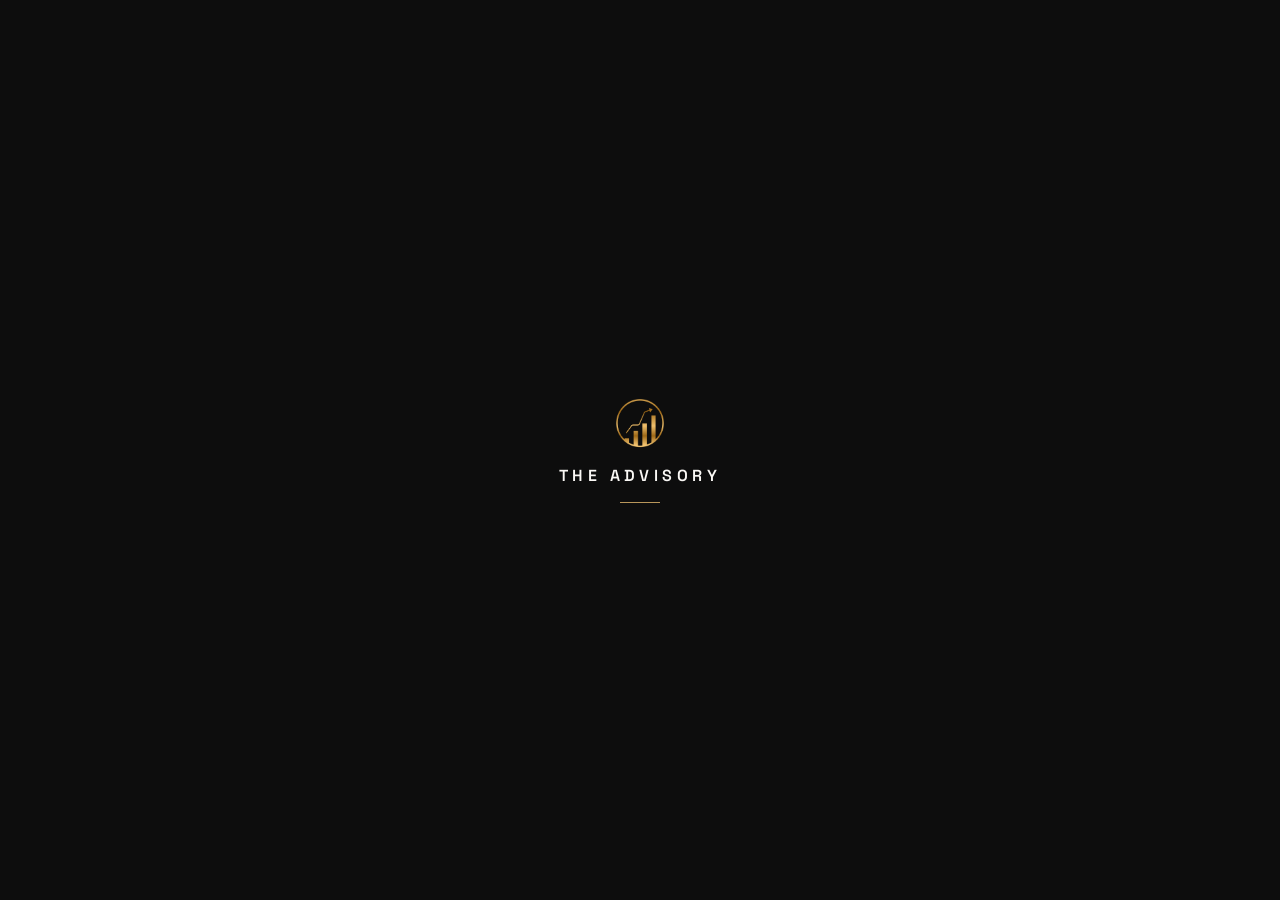
<file: index.html>
<!DOCTYPE html>
<html lang="en">
<head>
  <meta charset="UTF-8">
  <meta name="viewport" content="width=device-width, initial-scale=1.0">
  <title>The Advisory — Elite Legal Counsel &amp; Enterprise Management</title>
  <meta name="description" content="The Advisory connects elite legal counsel and enterprise management for athletes, entertainers, entrepreneurs, and high-net-worth clients.">
  <meta name="robots" content="index, follow">
  <link rel="canonical" href="https://theadvisory.global/">
  <meta property="og:type" content="website">
  <meta property="og:site_name" content="The Advisory">
  <meta property="og:title" content="The Advisory — Elite Legal Counsel &amp; Enterprise Management">
  <meta property="og:description" content="Choose The Advisory's enterprise law or enterprise management practice for athletes, entertainers, entrepreneurs, and high-net-worth clients.">
  <meta property="og:url" content="https://theadvisory.global/">
  <meta property="og:image" content="https://theadvisory.global/images/bg-athlete-vivid.jpg">
  <meta name="twitter:card" content="summary_large_image">
  <meta name="twitter:title" content="The Advisory — Elite Legal Counsel &amp; Enterprise Management">
  <meta name="twitter:description" content="Elite legal counsel and enterprise management for athletes, entertainers, entrepreneurs, and high-net-worth clients.">
  <meta name="twitter:image" content="https://theadvisory.global/images/bg-athlete-vivid.jpg">
  <link href="https://fonts.googleapis.com/css2?family=DM+Serif+Display:ital@0;1&family=Space+Grotesk:wght@300;400;500;600;700&family=Inter:wght@300;400;500&display=swap" rel="stylesheet">
  <style>

    *, *::before, *::after { box-sizing: border-box; margin: 0; padding: 0; }

    :root {
      --near-black:   #0D0D0D;
      --ivory:        #FAF8F5;
      --stone:        #C9C0B0;
      --gold:         #B8965A;
      --font-display: 'DM Serif Display', Georgia, serif;
      --font-sans:    'Space Grotesk', system-ui, sans-serif;
      --font-body:    'Inter', system-ui, sans-serif;
      --ease-expo:    cubic-bezier(0.16, 1, 0.3, 1);
      --ease-smooth:  cubic-bezier(0.25, 0.46, 0.45, 0.94);
    }

    html, body {
      width: 100%; height: 100%;
      overflow: hidden;
      background: var(--near-black);
      font-family: var(--font-body);
      -webkit-font-smoothing: antialiased;
    }

    a { color: inherit; text-decoration: none; }

    /* ============================================================
       SPLASH
    ============================================================ */
    #splash {
      position: fixed; inset: 0; z-index: 1000;
      background: var(--near-black);
      display: flex; flex-direction: column;
      align-items: center; justify-content: center;
      gap: 1rem;
      transition: opacity 0.7s var(--ease-smooth), visibility 0.7s var(--ease-smooth);
    }
    #splash.hidden { opacity: 0; visibility: hidden; pointer-events: none; }

    .splash-logo {
      width: 52px; height: 52px; object-fit: contain;
      opacity: 0; animation: fadeUp 0.6s var(--ease-expo) 0.15s forwards;
    }
    .splash-name {
      font-family: var(--font-sans); font-size: 1rem; font-weight: 600;
      letter-spacing: 0.28em; text-transform: uppercase; color: var(--ivory);
      opacity: 0; animation: fadeUp 0.6s var(--ease-expo) 0.35s forwards;
    }
    .splash-line {
      width: 2.5rem; height: 1px; background: var(--gold);
      opacity: 0; animation: fadeUp 0.6s var(--ease-expo) 0.52s forwards;
    }

    @keyframes fadeUp {
      from { opacity: 0; transform: translateY(8px); }
      to   { opacity: 1; transform: translateY(0); }
    }

    @keyframes fadeUpMark {
      from { opacity: 0; transform: translateX(-50%) translateY(8px); }
      to   { opacity: 1; transform: translateX(-50%) translateY(0); }
    }

    /* ============================================================
       EXIT VEIL
    ============================================================ */
    #exit-veil {
      position: fixed; inset: 0; z-index: 900;
      pointer-events: none; opacity: 0;
      background: var(--near-black);
      display: flex; flex-direction: column;
      align-items: center; justify-content: center; gap: 1rem;
    }
    #exit-veil.active {
      opacity: 1; pointer-events: all;
      transition: opacity 0.5s var(--ease-smooth);
    }
    .veil-logo { width: 52px; height: 52px; object-fit: contain; opacity: 0; transition: opacity 0.4s var(--ease-expo) 0.18s; }
    .veil-name { font-family: var(--font-sans); font-size: 1rem; font-weight: 600; letter-spacing: 0.28em; text-transform: uppercase; color: var(--ivory); opacity: 0; transition: opacity 0.4s var(--ease-expo) 0.28s; }
    .veil-line { width: 2.5rem; height: 1px; background: var(--gold); opacity: 0; transition: opacity 0.4s var(--ease-expo) 0.38s; }
    #exit-veil.active .veil-logo,
    #exit-veil.active .veil-name,
    #exit-veil.active .veil-line { opacity: 1; }

    /* ============================================================
       CENTER MARK
    ============================================================ */
    #top-mark {
      position: fixed; top: 1.75rem; left: 50%;
      transform: translateX(-50%);
      z-index: 50; pointer-events: none;
      display: flex; flex-direction: column; align-items: center; gap: 0.4rem;
      opacity: 0; animation: fadeUpMark 0.7s var(--ease-expo) 1.5s forwards;
    }
    #top-mark img { width: 68px; height: 68px; object-fit: contain; }
    #top-mark .mark-name { display: none; }
    #top-mark .mark-line { display: none; }

    /* ============================================================
       GOLD DIVIDER — fixed, dead-center
    ============================================================ */
    #split-divider {
      position: fixed; top: 0; bottom: 0; left: 50%;
      width: 1px;
      transform: translateX(-50%);
      background: linear-gradient(to bottom,
        transparent 0%,
        rgba(184,150,90,0.3) 15%,
        rgba(184,150,90,0.6) 50%,
        rgba(184,150,90,0.3) 85%,
        transparent 100%
      );
      z-index: 20; pointer-events: none;
      opacity: 0; animation: fadeUp 0.6s var(--ease-expo) 1.4s forwards;
      transition: left 0.75s var(--ease-expo);
    }

    /* ============================================================
       SPLIT CONTAINER
    ============================================================ */
    #split {
      width: 100vw; height: 100vh; display: flex;
      opacity: 0; animation: fadeUp 0.8s var(--ease-expo) 1.2s forwards;
    }

    /* ============================================================
       PANELS
    ============================================================ */
    .panel {
      position: relative;
      width: 50%; height: 100%;
      overflow: hidden; cursor: pointer; flex-shrink: 0;
      transition: width 0.75s var(--ease-expo);
    }

    @media (hover: hover) and (min-width: 1280px) {
      #split:has(.panel:hover) .panel       { width: 34%; }
      #split:has(.panel:hover) .panel:hover { width: 66%; }
    }

    /* Background */
    .panel-bg {
      position: absolute; inset: 0;
      background-size: cover; background-position: center center;
      transition: transform 1s var(--ease-expo), filter 0.8s var(--ease-smooth);
      transform: scale(1.05);
      will-change: transform;
    }

    /* Gradient overlay */
    .panel-grad {
      position: absolute; inset: 0; pointer-events: none;
    }

    /* ============================================================
       PANEL CONTENT — bottom-anchored
    ============================================================ */
    .panel-content {
      position: absolute; bottom: 0; left: 0; right: 0;
      z-index: 5;
      padding: clamp(2rem, 5vh, 4rem) clamp(2rem, 4.5vw, 4.5rem);
    }

    /* Gold label — hidden until hover, truly invisible via visibility */
    .p-label {
      display: flex; align-items: center; gap: 0.75rem;
      margin-bottom: 1.25rem;
      opacity: 0; visibility: hidden;
      transform: translateY(10px);
      transition: opacity 0.5s var(--ease-expo) 0.04s,
                  visibility 0.5s var(--ease-expo) 0.04s,
                  transform 0.5s var(--ease-expo) 0.04s;
    }
    .panel:hover .p-label { opacity: 1; visibility: visible; transform: translateY(0); }

    .p-label-line { display: block; width: 1.75rem; height: 1px; background: var(--gold); flex-shrink: 0; }
    .p-label-text { font-family: var(--font-sans); font-size: 1.3rem; font-weight: 700; letter-spacing: 0.2em; text-transform: uppercase; color: var(--gold); }

    /* Headline */
    .p-headline {
      font-family: var(--font-display);
      font-size: clamp(2.5rem, 5.5vw, 7rem);
      line-height: 0.88; letter-spacing: -0.02em;
      color: var(--ivory); margin-bottom: 1.5rem;
      transition: transform 0.7s var(--ease-expo);
    }
    .p-headline-line { display: block; }
    .panel:hover .p-headline { transform: translateY(-4px); }

    /* Body — truly invisible until hover */
    .p-body {
      font-family: var(--font-body);
      font-size: clamp(0.85rem, 1vw, 0.9375rem);
      color: var(--stone); line-height: 1.7;
      max-width: 36ch; margin-bottom: 2rem;
      opacity: 0; visibility: hidden;
      transform: translateY(12px);
      transition: opacity 0.55s var(--ease-expo) 0.08s,
                  visibility 0.55s var(--ease-expo) 0.08s,
                  transform 0.55s var(--ease-expo) 0.08s;
    }
    .panel:hover .p-body { opacity: 1; visibility: visible; transform: translateY(0); }

    /* CTA — truly invisible until hover */
    .p-cta {
      display: inline-flex; align-items: center; gap: 0.875rem;
      opacity: 0; visibility: hidden;
      transform: translateY(8px);
      transition: opacity 0.5s var(--ease-expo) 0.12s,
                  visibility 0.5s var(--ease-expo) 0.12s,
                  transform 0.5s var(--ease-expo) 0.12s;
    }
    .panel:hover .p-cta { opacity: 1; visibility: visible; transform: translateY(0); }

    .p-cta-line {
      display: block; width: 2.5rem; height: 1px; flex-shrink: 0;
      background: rgba(250,248,245,0.35);
      transition: width 0.4s var(--ease-expo) 0.05s, background 0.3s var(--ease-smooth);
    }
    .panel:hover .p-cta-line { width: 4rem; background: var(--gold); }

    .p-cta-text {
      font-family: var(--font-sans); font-size: 0.7rem; font-weight: 700;
      letter-spacing: 0.16em; text-transform: uppercase;
      color: rgba(250,248,245,0.55);
      transition: color 0.3s var(--ease-smooth);
    }
    .panel:hover .p-cta-text { color: var(--ivory); }

    .p-cta-arrow { font-size: 0.875rem; color: var(--gold); transition: transform 0.3s var(--ease-smooth); }
    .panel:hover .p-cta-arrow { transform: translateX(5px); }

    /* ============================================================
       LEFT PANEL — LAW
    ============================================================ */
    #panel-law .panel-bg {
      background-image: url('images/bg-law.jpg?v=3');
      background-position: center center;
      filter: grayscale(30%) brightness(0.52);
    }
    #panel-law:hover .panel-bg {
      transform: scale(1.0);
      filter: grayscale(15%) brightness(0.62);
    }

    #panel-law .panel-grad {
      background: linear-gradient(to top,
        rgba(13,13,13,0.98) 0%,
        rgba(13,13,13,0.72) 30%,
        rgba(13,13,13,0.22) 65%,
        transparent 100%
      );
    }

    #panel-law .law-headline-group {
      transform: translateY(calc(-1 * clamp(2.5rem, 5.5vw, 7rem) * 0.88 - clamp(0.85rem, 1vw, 0.9375rem) * 1.7));
      transition: transform 0.7s var(--ease-expo);
    }

    #panel-law:hover .law-headline-group {
      transform: translateY(calc(-1 * clamp(2.5rem, 5.5vw, 7rem) * 0.88 - clamp(0.85rem, 1vw, 0.9375rem) * 1.7 - 4px));
    }

    #panel-law .p-headline {
      transform: none;
      margin-bottom: 0.75rem;
    }

    #panel-law:hover .p-headline {
      transform: none;
    }

    #panel-law .p-body {
      margin-bottom: 1rem;
    }

    /* Advisory logo overlaid on the wall — centred in upper half */
    /* Advisory logo — centred in the upper wall area of the LAW panel */
    .law-wall-logo {
      position: absolute;
      top: 38%; left: 50%;
      transform: translate(-50%, -50%);
      z-index: 4; pointer-events: none;
      display: flex; align-items: center; justify-content: center;
      opacity: 0.30;
      transition: opacity 0.6s var(--ease-smooth);
    }
    #panel-law:hover .law-wall-logo { opacity: 0.48; }

    .law-wall-logo img {
      width: clamp(160px, 18vw, 280px);
      height: auto;
      object-fit: contain;
    }

    /* ============================================================
       RIGHT PANEL — ENTERPRISE
    ============================================================ */
    #panel-ent .panel-bg {
      background-image: url('images/bg-athlete-vivid.jpg');
      background-position: center top;
      filter: grayscale(10%) brightness(0.72);
    }
    #panel-ent:hover .panel-bg {
      transform: scale(1.0);
      filter: grayscale(0%) brightness(0.88);
    }

    #panel-ent .panel-grad {
      background: linear-gradient(to top,
        rgba(13,13,13,0.97) 0%,
        rgba(13,13,13,0.65) 28%,
        rgba(13,13,13,0.1)  55%,
        transparent 100%
      );
    }

    /* ============================================================
       STACKED MOBILE — law top / sports bottom (only breakpoint)
       Default: titles + enter CTAs only. Body on tap. Labels hidden.
    ============================================================ */
    @media (max-width: 599px) {
      html, body { overflow: auto; }
      #split { flex-direction: column; height: auto; min-height: 100vh; }
      .panel {
        width: 100% !important;
        height: 50vh;
        height: 50dvh;
        min-height: 320px;
        overflow: hidden;
      }
      #top-mark { display: none !important; }
      #split-divider { display: none; }

      /* Backgrounds — full bleed, no scale crop; law tuned for short/wide panels */
      .panel-bg {
        transform: scale(1) !important;
        background-size: cover;
        background-repeat: no-repeat;
      }
      #panel-law .panel-bg {
        background-position: center 35%;
        filter: grayscale(15%) brightness(0.62);
      }
      #panel-ent .panel-bg {
        background-position: center top;
        filter: grayscale(5%) brightness(0.78);
      }
      #panel-law .panel-grad {
        background: linear-gradient(to top,
          rgba(13,13,13,0.96) 0%,
          rgba(13,13,13,0.55) 28%,
          rgba(13,13,13,0.12) 58%,
          transparent 100%
        );
      }
      #panel-ent .panel-grad {
        background: linear-gradient(to top,
          rgba(13,13,13,0.96) 0%,
          rgba(13,13,13,0.5) 25%,
          rgba(13,13,13,0.08) 55%,
          transparent 100%
        );
      }
      .law-wall-logo {
        top: 18%;
        opacity: 0.22;
      }
      .law-wall-logo img {
        width: clamp(120px, 32vw, 200px);
      }

      /* Content lives in the bottom third of each panel (not the panel seam) */
      .panel-content {
        top: 67%;
        bottom: 0;
        left: 0;
        right: 0;
        display: flex;
        flex-direction: column;
        justify-content: flex-end;
        padding: 0 clamp(1.25rem, 5vw, 2rem) clamp(1rem, 3vh, 1.75rem);
        overflow: visible;
      }

      #panel-law .law-headline-group { transform: none; }

      .p-headline {
        font-size: clamp(2rem, 10vw, 3.5rem);
        margin-bottom: 0.5rem;
        flex-shrink: 0;
      }
      #panel-ent .p-headline {
        font-size: clamp(1.65rem, 7.5vw, 2.75rem);
        line-height: 0.92;
        margin-bottom: 0.4rem;
      }
      #panel-law .p-headline { margin-bottom: 0.5rem; }

      /* Category labels always hidden on stacked layout */
      .p-label {
        display: none !important;
        opacity: 0 !important;
        visibility: hidden !important;
      }

      /* Descriptive copy — tap to reveal */
      .p-body {
        opacity: 0;
        visibility: hidden;
        max-width: 100%;
        margin-bottom: 0.5rem;
        flex-shrink: 0;
        font-size: clamp(0.8rem, 2.8vw, 0.9rem);
        transform: translateY(12px);
        transition: opacity 0.55s var(--ease-expo) 0.08s,
                    visibility 0.55s var(--ease-expo) 0.08s,
                    transform 0.55s var(--ease-expo) 0.08s;
      }
      .panel.is-revealed .p-body {
        opacity: 1;
        visibility: visible;
        transform: translateY(0);
      }

      /* Enter CTAs always visible — pinned below headline in bottom third */
      .p-cta {
        opacity: 1;
        visibility: visible;
        transform: none;
        flex-shrink: 0;
        position: relative;
        z-index: 6;
        margin-top: 0.15rem;
      }
      .p-cta-line { width: 4rem; background: var(--gold); }
      .p-cta-text {
        color: var(--ivory);
        font-size: clamp(0.6rem, 2.5vw, 0.7rem);
        letter-spacing: 0.12em;
        white-space: nowrap;
      }
      .p-cta-arrow { transform: translateX(5px); }
    }

    /* ============================================================
       COMPACT TABLET — side-by-side (600px–1279px, below laptop)
       Bottom-third titles, enter CTAs always, body on tap, JS LAW align.
    ============================================================ */
    @media (min-width: 600px) and (max-width: 1279px) {
      html, body { overflow: hidden; }
      #split { flex-direction: row; width: 100vw; height: 100vh; min-height: 0; }
      .panel { width: 50% !important; height: 100%; min-height: 0; }

      #panel-law .law-headline-group,
      #panel-law:hover .law-headline-group,
      #panel-law.is-revealed .law-headline-group {
        transform: none;
      }

      .law-wall-logo img {
        width: clamp(100px, 14vw, 200px);
      }

      .panel-content {
        top: min(78vh, calc(100% - 12rem));
        bottom: auto;
        display: flex;
        flex-direction: column;
        align-items: flex-start;
        justify-content: flex-start;
        padding: 0 clamp(1.25rem, 3.5vw, 3rem);
        overflow: visible;
      }

      .law-primary-block,
      .ent-primary-block {
        display: flex;
        flex-direction: column;
        align-items: flex-start;
        flex-shrink: 0;
      }
      .law-primary-block { will-change: transform; }

      .p-headline {
        font-size: clamp(2rem, 4.5vw, 5.5rem);
        margin-bottom: 0.5rem;
        transform: none;
      }
      .panel:hover .p-headline,
      .panel.is-revealed .p-headline { transform: none; }
      #panel-law .p-headline { margin-bottom: 0.45rem; }

      /* Category labels hidden */
      .p-label,
      .panel:hover .p-label,
      .panel.is-revealed .p-label {
        display: none !important;
        opacity: 0 !important;
        visibility: hidden !important;
      }

      /* Enter CTAs always visible under titles */
      .p-cta,
      .panel:hover .p-cta {
        opacity: 1;
        visibility: visible;
        transform: none;
        flex-shrink: 0;
        gap: clamp(0.5rem, 1.1vw, 0.875rem);
        margin: 0;
      }
      .p-cta-line,
      .panel:hover .p-cta-line {
        width: clamp(2.5rem, 6vw, 4rem);
        background: var(--gold);
      }
      .p-cta-text,
      .panel:hover .p-cta-text { color: var(--ivory); }
      .p-cta-arrow,
      .panel:hover .p-cta-arrow { transform: translateX(5px); }
      .p-cta-text {
        font-size: clamp(0.55rem, 1.05vw, 0.68rem);
        letter-spacing: 0.1em;
        white-space: nowrap;
      }

      /* Paragraphs hidden until tap */
      .p-body,
      .panel:hover .p-body {
        display: none;
        opacity: 0;
        visibility: hidden;
      }
      .panel.is-revealed .p-body,
      .panel.is-revealed:hover .p-body {
        display: block;
        opacity: 1;
        visibility: visible;
        max-width: 32ch;
        margin-top: 0.55rem;
        margin-bottom: 0;
        transform: none;
      }

      .panel.is-revealed .panel-bg { transform: scale(1.0); }
      #panel-law.is-revealed .panel-bg {
        filter: grayscale(15%) brightness(0.62);
      }
      #panel-law.is-revealed .law-wall-logo { opacity: 0.48; }
      #panel-ent.is-revealed .panel-bg {
        filter: grayscale(0%) brightness(0.88);
      }
    }

  </style>
</head>
<body>

  <!-- SPLASH -->
  <div id="splash" role="status" aria-label="Loading">
    <img class="splash-logo" src="images/official-logo-transparent.png" alt="The Advisory" onerror="this.style.opacity='0'">
    <span class="splash-name">The Advisory</span>
    <span class="splash-line"></span>
  </div>

  <!-- EXIT VEIL -->
  <div id="exit-veil" aria-hidden="true">
    <img class="veil-logo" src="images/official-logo-transparent.png" alt="" onerror="this.style.display='none'">
    <span class="veil-name">The Advisory</span>
    <span class="veil-line"></span>
  </div>

  <!-- CENTER MARK — logo icon only, no text labels -->
  <div id="top-mark" aria-hidden="true">
    <img src="images/official-logo-transparent.png" alt="" onerror="this.style.display='none'">
  </div>

  <!-- GOLD DIVIDER -->
  <div id="split-divider" aria-hidden="true"></div>

  <!-- SPLIT -->
  <div id="split">

    <!-- LEFT: LAW -->
    <div class="panel" id="panel-law"
         role="link" tabindex="0"
         aria-label="Enter Enterprise Law"
         data-dest="https://theadvisorypllc.com/">

      <div class="panel-bg"></div>
      <div class="panel-grad"></div>

      <!-- Advisory logo on the blank wall — no text, logo only -->
      <div class="law-wall-logo" aria-hidden="true">
        <img src="images/the-advisory-lettered-logo-transparent.png?v=2" alt="" onerror="this.style.display='none'">
      </div>

      <div class="panel-content">
        <div class="law-primary-block">
          <div class="law-headline-group">
            <div class="p-label">
              <span class="p-label-line"></span>
              <span class="p-label-text">Legal Services</span>
            </div>
            <h2 class="p-headline">LAW</h2>
          </div>
          <a class="p-cta"
            href="https://theadvisorypllc.com/"
            onclick="handleCta(event, 'https://theadvisorypllc.com/', 'law')">
            <span class="p-cta-line"></span>
            <span class="p-cta-text">Enter Enterprise Law</span>
            <span class="p-cta-arrow">→</span>
          </a>
        </div>
        <p class="p-body">The Advisory, PLLC delivers elite legal counsel. The Advisory, PLLC is built for those whose stakes are the highest.</p>
      </div>
    </div>

    <!-- RIGHT: ENTERPRISE -->
    <div class="panel" id="panel-ent"
         role="link" tabindex="0"
         aria-label="Enter Enterprise Management"
         data-dest="home.html">

      <div class="panel-bg"></div>
      <div class="panel-grad"></div>

      <div class="panel-content">
        <div class="p-label">
          <span class="p-label-line"></span>
          <span class="p-label-text">Enterprise Management</span>
        </div>
        <div class="ent-primary-block">
          <h2 class="p-headline">
            <span class="p-headline-line">Athletes,</span>
            <span class="p-headline-line p-headline-line--align">Entertainers</span>
            <span class="p-headline-line">&amp; Moguls</span>
          </h2>
          <a class="p-cta"
             href="home.html"
             onclick="handleCta(event, 'home.html', 'ent')">
            <span class="p-cta-line"></span>
            <span class="p-cta-text">Enter Enterprise Management</span>
            <span class="p-cta-arrow">→</span>
          </a>
        </div>
        <p class="p-body">
          Full-service enterprise management for professional athletes, NIL athletes,
          entertainers, creatives, and high-net-worth entrepreneurs. Contracts, tax,
          brand, IP, and family governance. One firm. Every lane.
        </p>
      </div>
    </div>

  </div>

  <script>
    /* Splash */
    function dismissSplash() { document.getElementById('splash').classList.add('hidden'); }
    window.addEventListener('load', function() { setTimeout(dismissSplash, 1400); });
    setTimeout(dismissSplash, 2300);

    var compactSplitQuery = window.matchMedia('(min-width: 600px) and (max-width: 1279px)');
    var stackedTapQuery = window.matchMedia('(max-width: 599px)');

    function isCompactSplitLayout() {
      return compactSplitQuery.matches;
    }

    function isStackedTapLayout() {
      return stackedTapQuery.matches;
    }

    function alignLawHeadline() {
      var lawBlock = document.querySelector('#panel-law .law-primary-block');
      var lawHeadline = document.querySelector('#panel-law .p-headline');
      var alignTarget = document.querySelector('#panel-ent .p-headline-line--align');
      if (!lawBlock || !lawHeadline || !alignTarget) return;

      if (!isCompactSplitLayout()) {
        lawBlock.style.transform = '';
        return;
      }

      lawBlock.style.transform = '';
      var offset = alignTarget.getBoundingClientRect().top - lawHeadline.getBoundingClientRect().top;
      lawBlock.style.transform = offset ? ('translateY(' + offset + 'px)') : '';
    }

    function scheduleAlignLawHeadline() {
      requestAnimationFrame(function() {
        requestAnimationFrame(alignLawHeadline);
      });
    }

    /* Navigate */
    function goTo(dest) {
      var veil = document.getElementById('exit-veil');
      void veil.offsetWidth;
      veil.classList.add('active');
      setTimeout(function() { window.location.href = dest; }, 900);
    }

    function revealPanel(panel) {
      document.querySelectorAll('.panel').forEach(function(p) {
        p.classList.remove('is-revealed');
      });
      panel.classList.add('is-revealed');
      scheduleAlignLawHeadline();
    }

    function handlePanelActivate(panel, dest, fromCta) {
      if (isStackedTapLayout()) {
        if (fromCta) {
          goTo(dest);
          return;
        }
        revealPanel(panel);
        return;
      }
      if (isCompactSplitLayout()) {
        if (fromCta) {
          goTo(dest);
          return;
        }
        revealPanel(panel);
        return;
      }
      goTo(dest);
    }

    function handleCta(e, dest) {
      e.stopPropagation();
      e.preventDefault();
      handlePanelActivate(e.currentTarget.closest('.panel'), dest, true);
    }

    /* Panel tap / click */
    document.querySelectorAll('.panel').forEach(function(panel) {
      panel.addEventListener('click', function(e) {
        if (e.target.closest('.p-cta')) return;
        e.preventDefault();
        handlePanelActivate(panel, panel.dataset.dest, false);
      });

      panel.addEventListener('keydown', function(e) {
        if (e.key !== 'Enter' && e.key !== ' ') return;
        e.preventDefault();
        handlePanelActivate(panel, panel.dataset.dest, false);
      });
    });

    function resetPanelReveal() {
      document.querySelectorAll('.panel').forEach(function(p) {
        p.classList.remove('is-revealed');
      });
      scheduleAlignLawHeadline();
    }

    compactSplitQuery.addEventListener('change', resetPanelReveal);
    stackedTapQuery.addEventListener('change', resetPanelReveal);
    window.addEventListener('load', scheduleAlignLawHeadline);
    window.addEventListener('resize', scheduleAlignLawHeadline);
    if (document.fonts && document.fonts.ready) {
      document.fonts.ready.then(scheduleAlignLawHeadline);
    }
    setTimeout(scheduleAlignLawHeadline, 1600);

    /* Divider tracking */
    (function() {
      var d = document.getElementById('split-divider');
      document.getElementById('panel-law').addEventListener('mouseenter', function() { d.style.left = '66%'; });
      document.getElementById('panel-law').addEventListener('mouseleave', function() { d.style.left = '50%'; });
      document.getElementById('panel-ent').addEventListener('mouseenter', function() { d.style.left = '34%'; });
      document.getElementById('panel-ent').addEventListener('mouseleave', function() { d.style.left = '50%'; });
    })();
  </script>

</body>
</html>
</file>
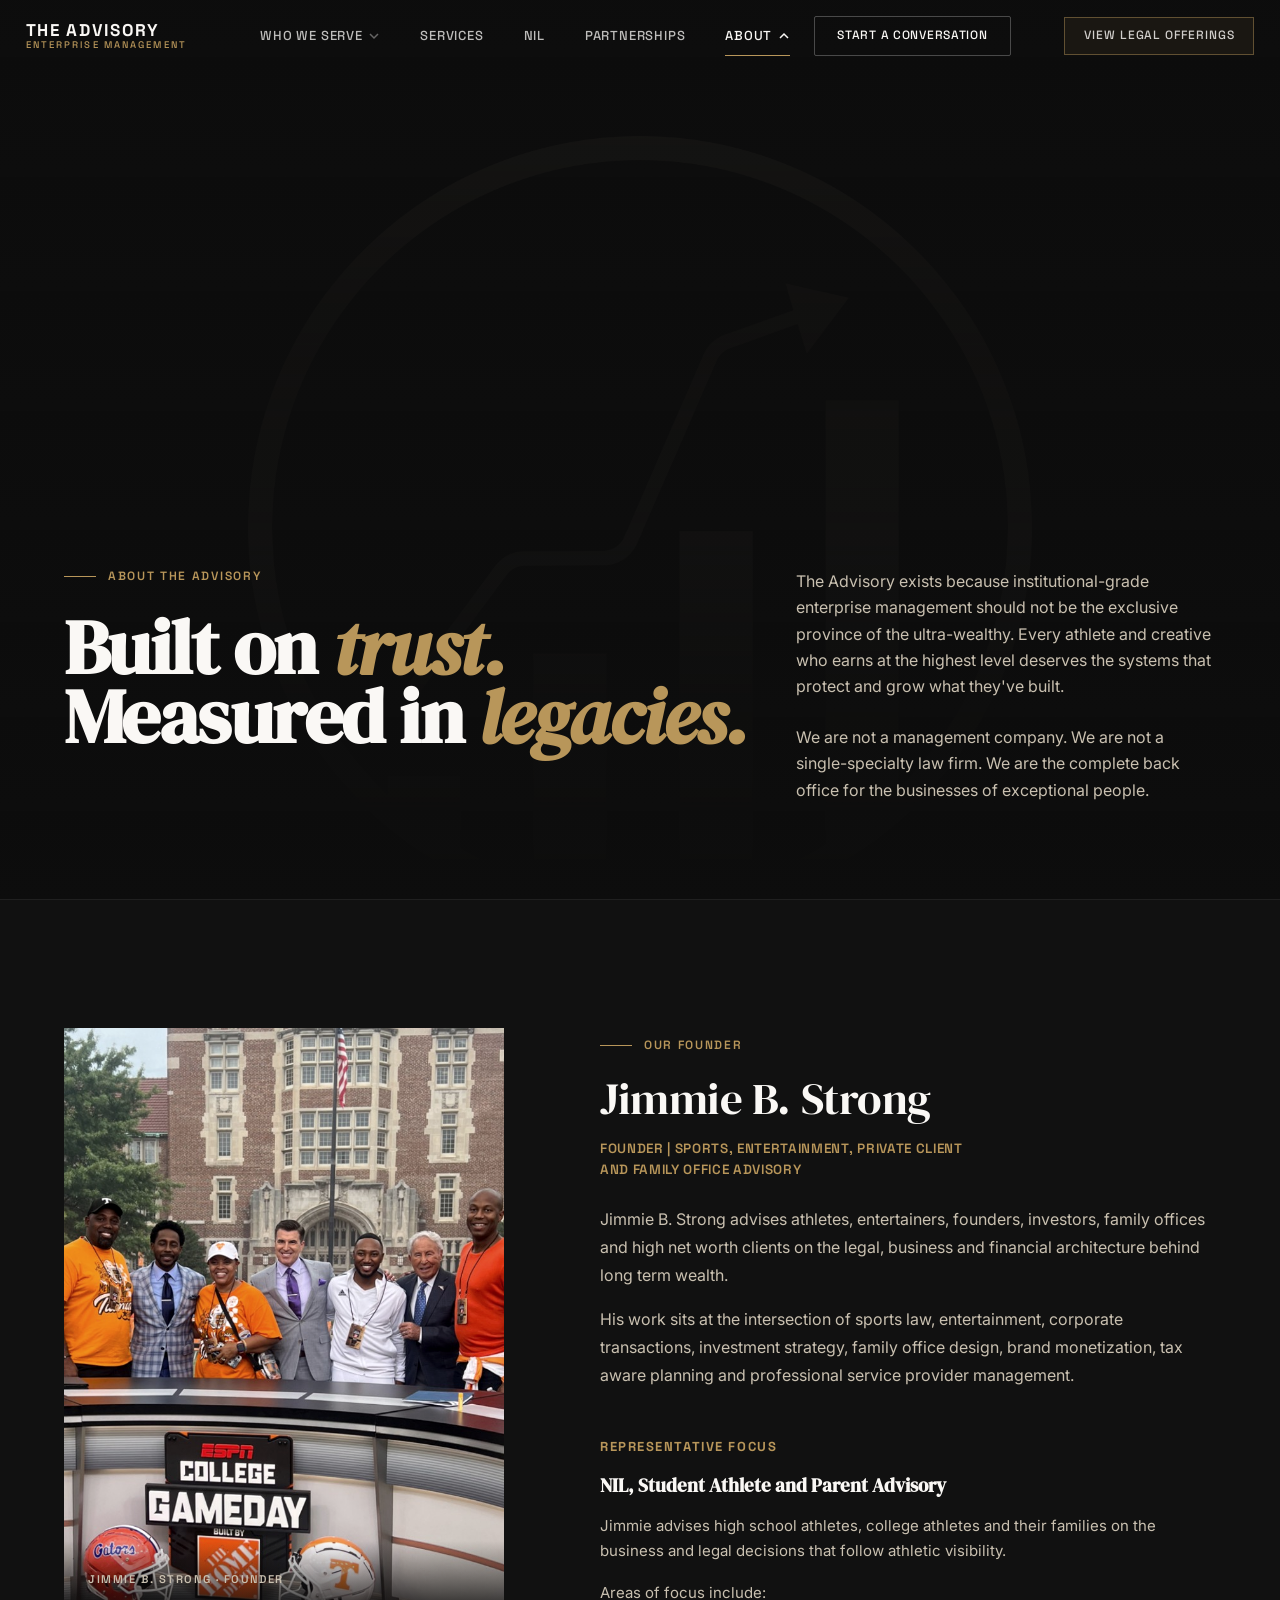
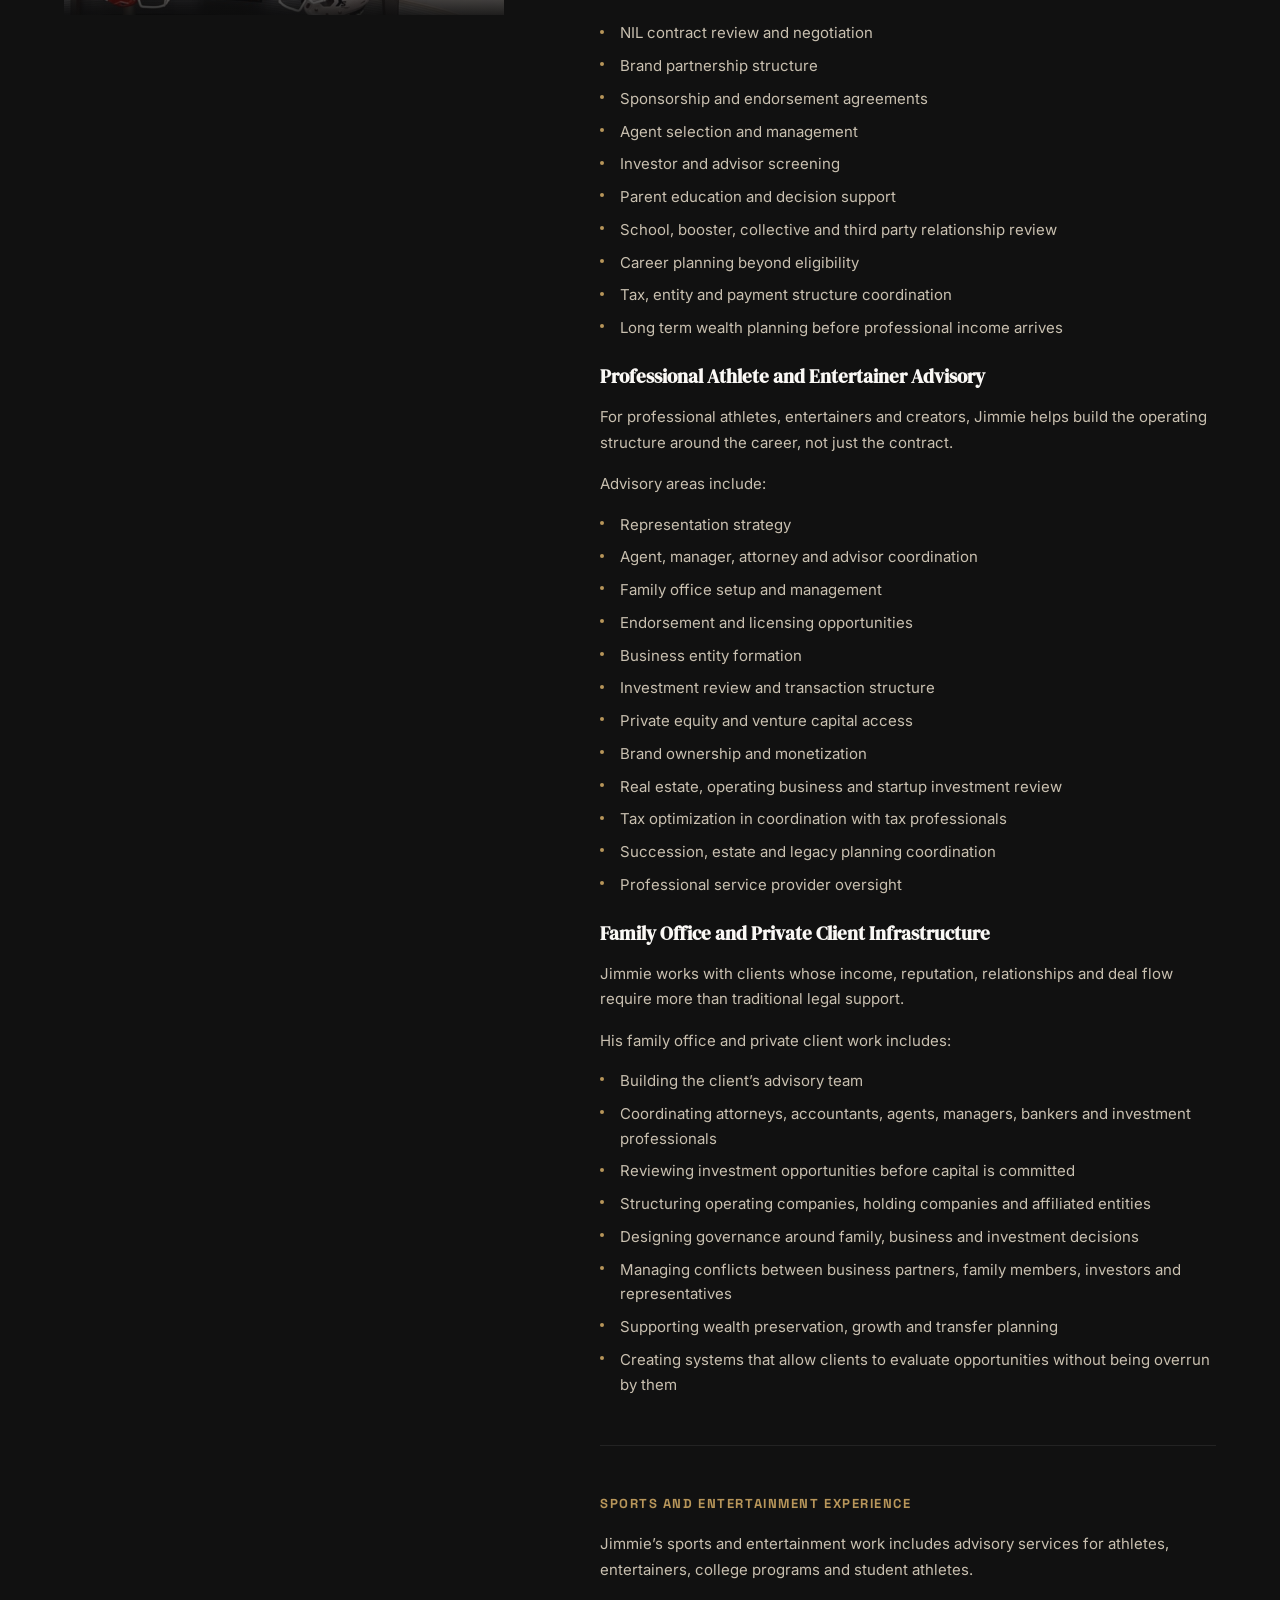
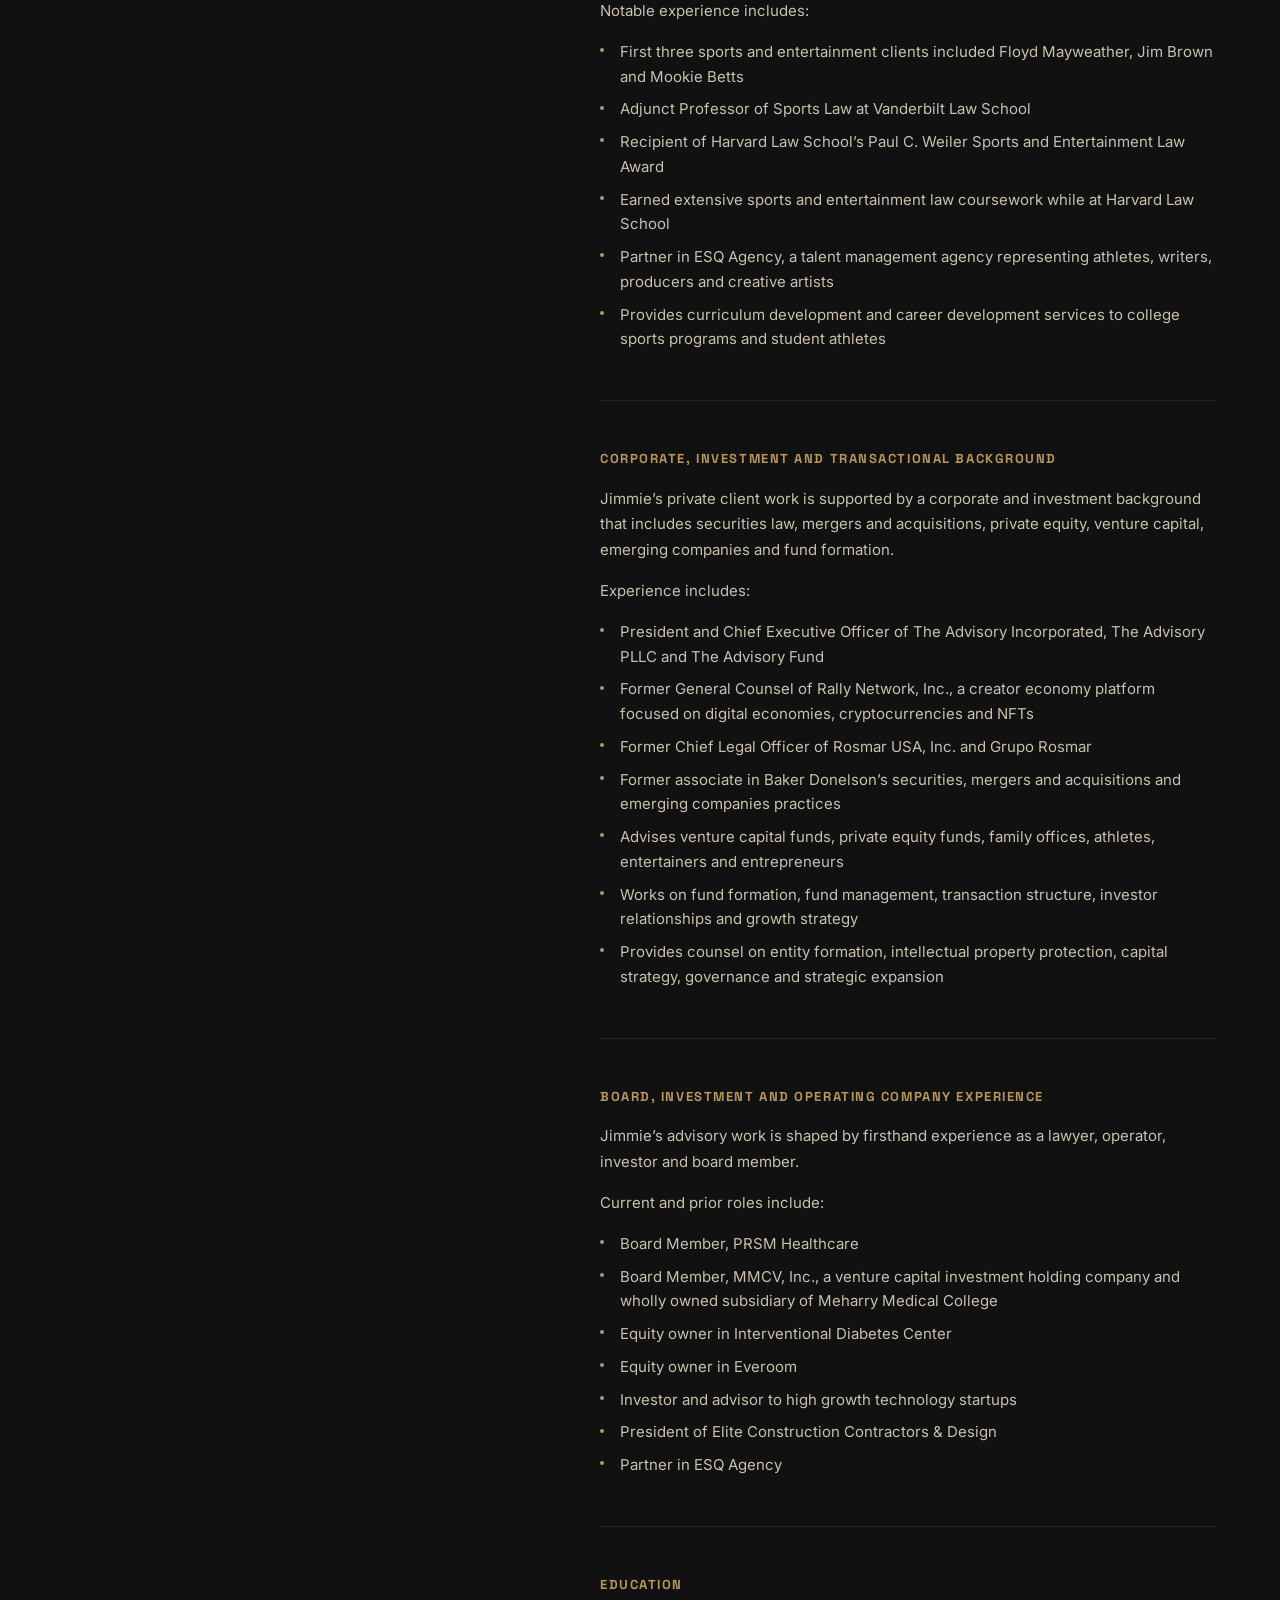
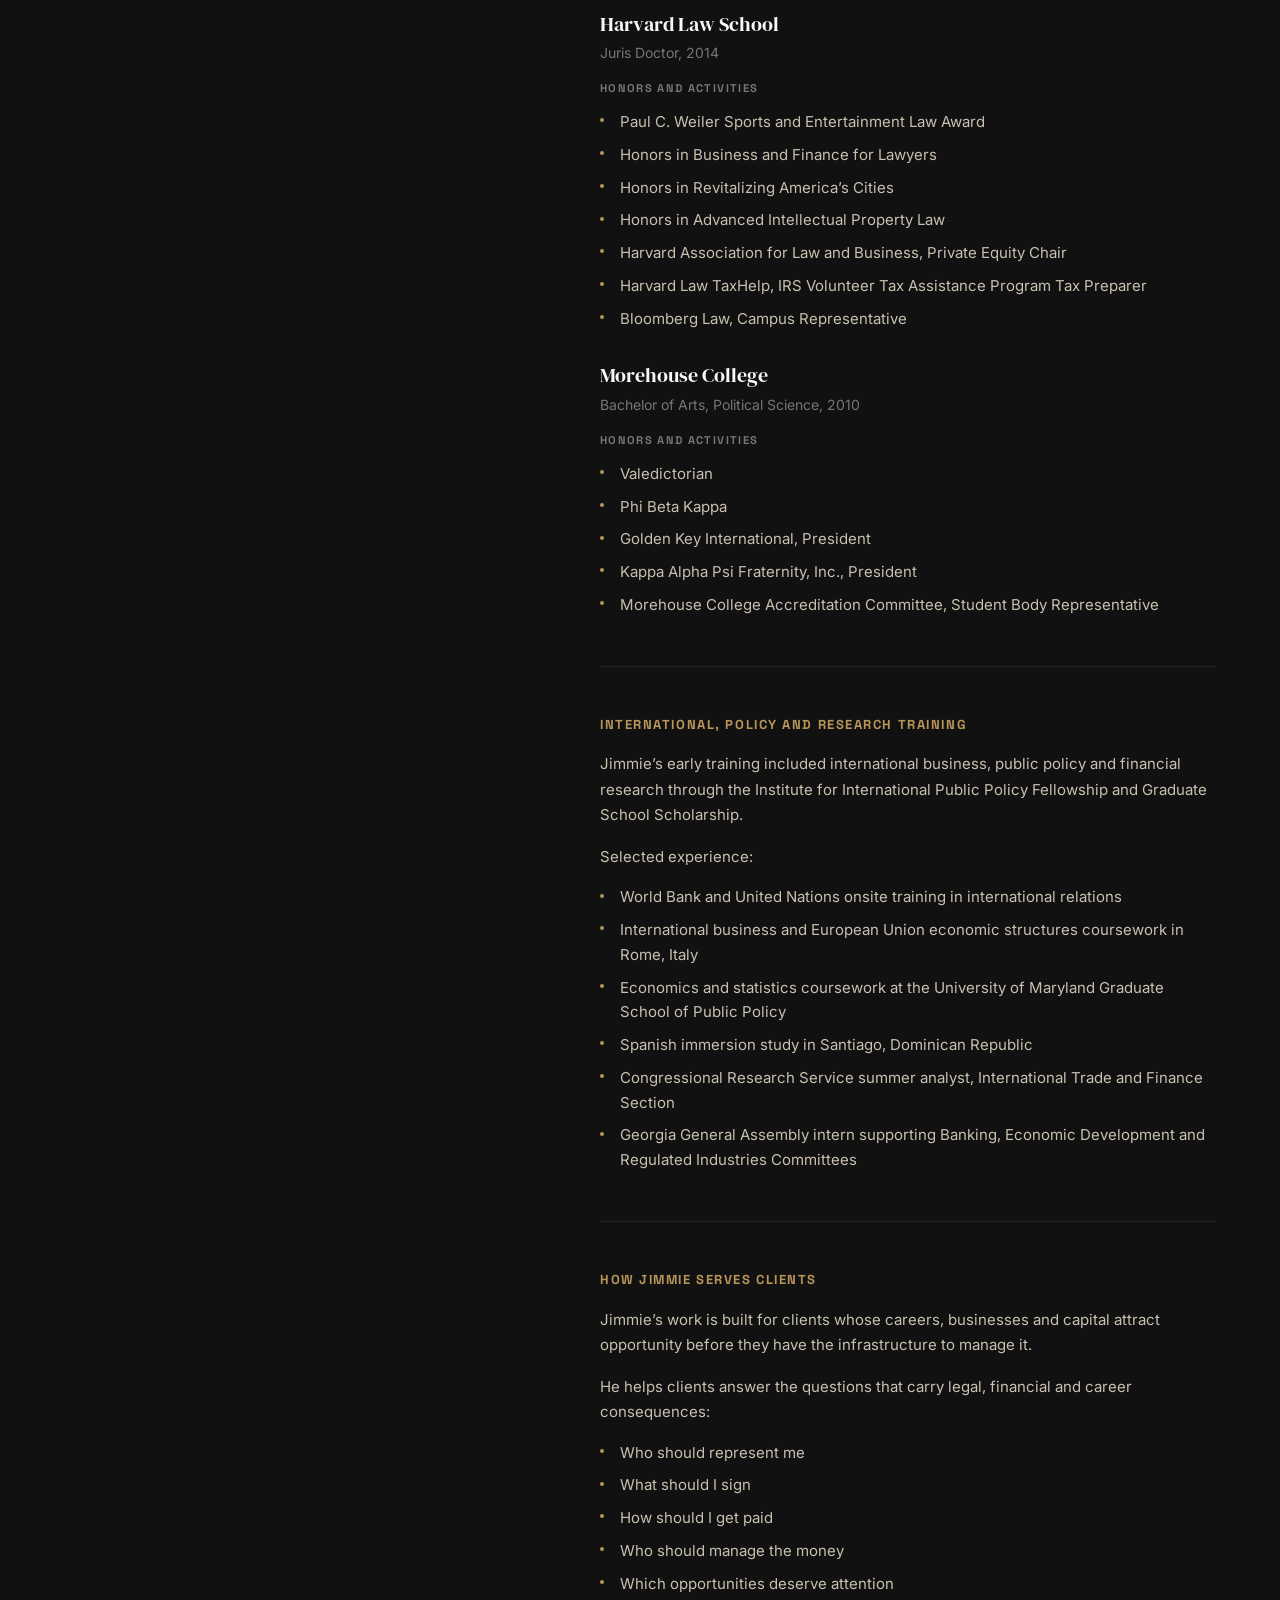
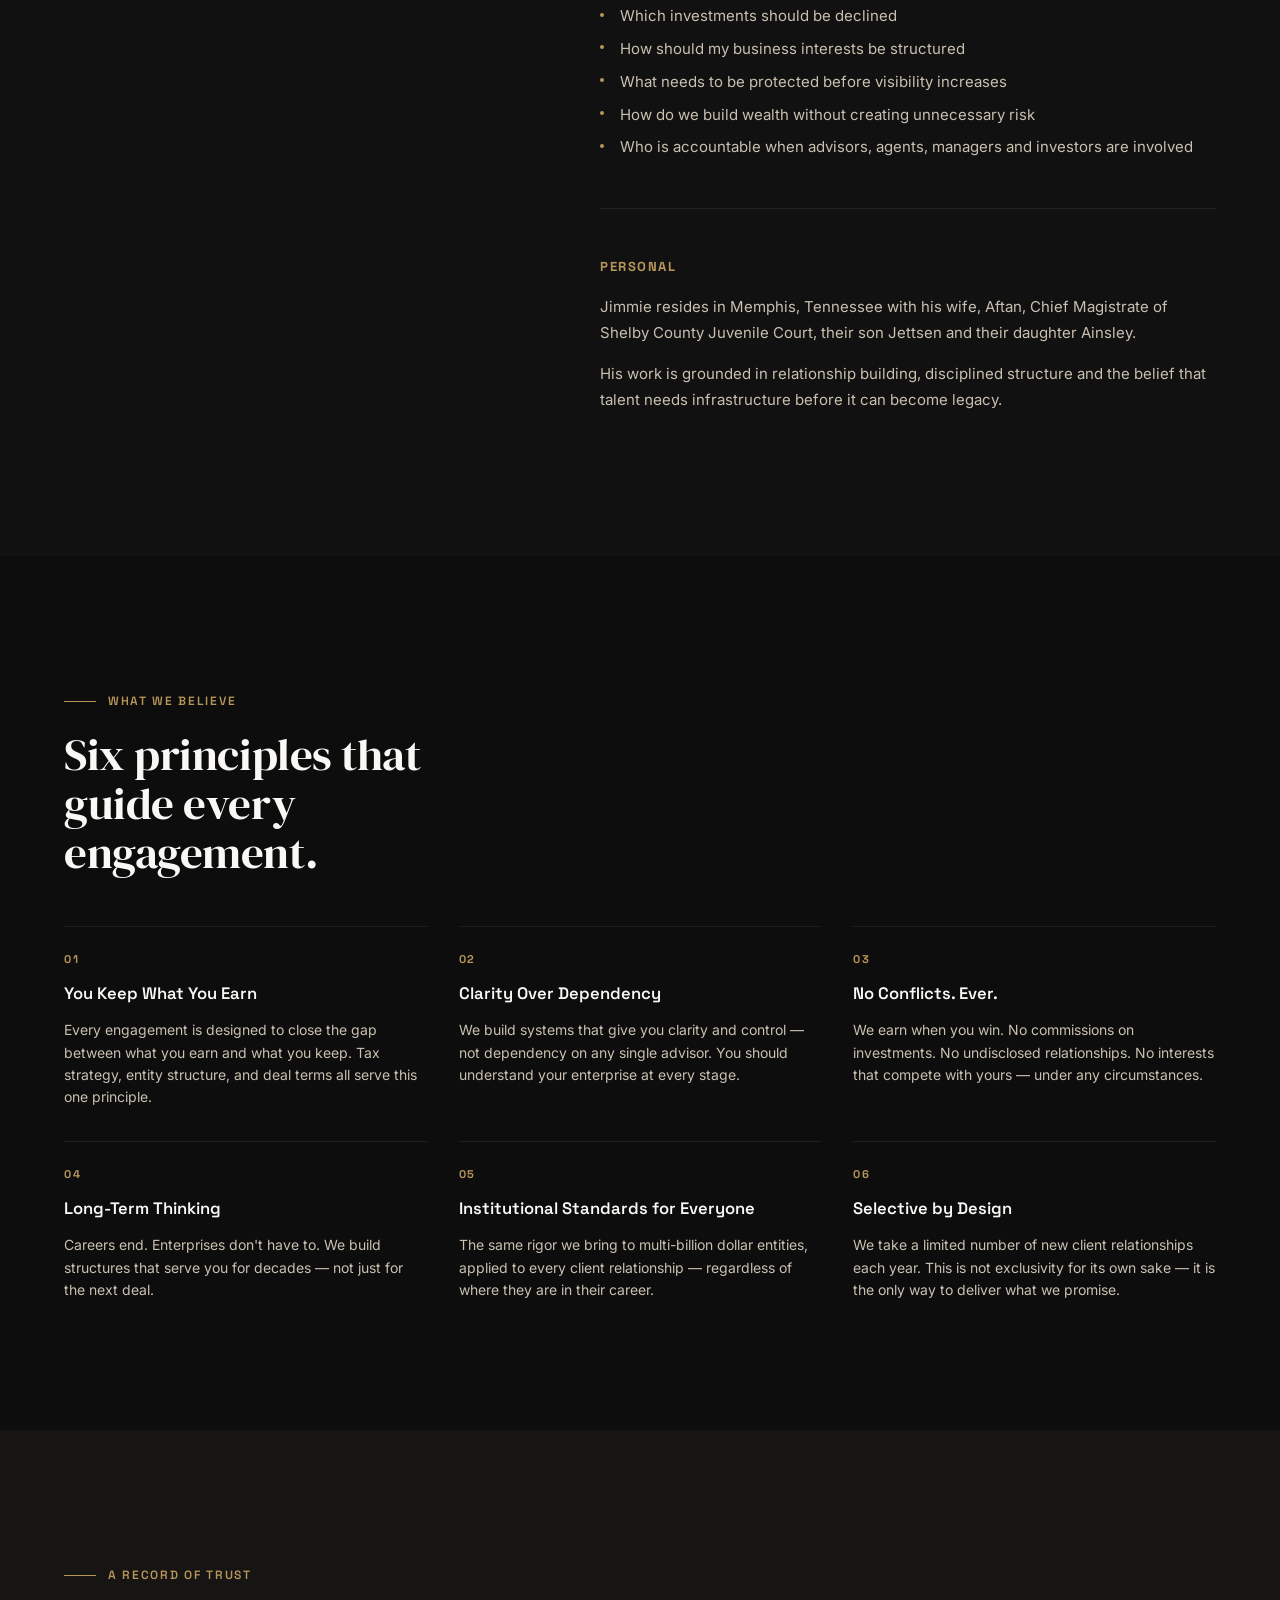
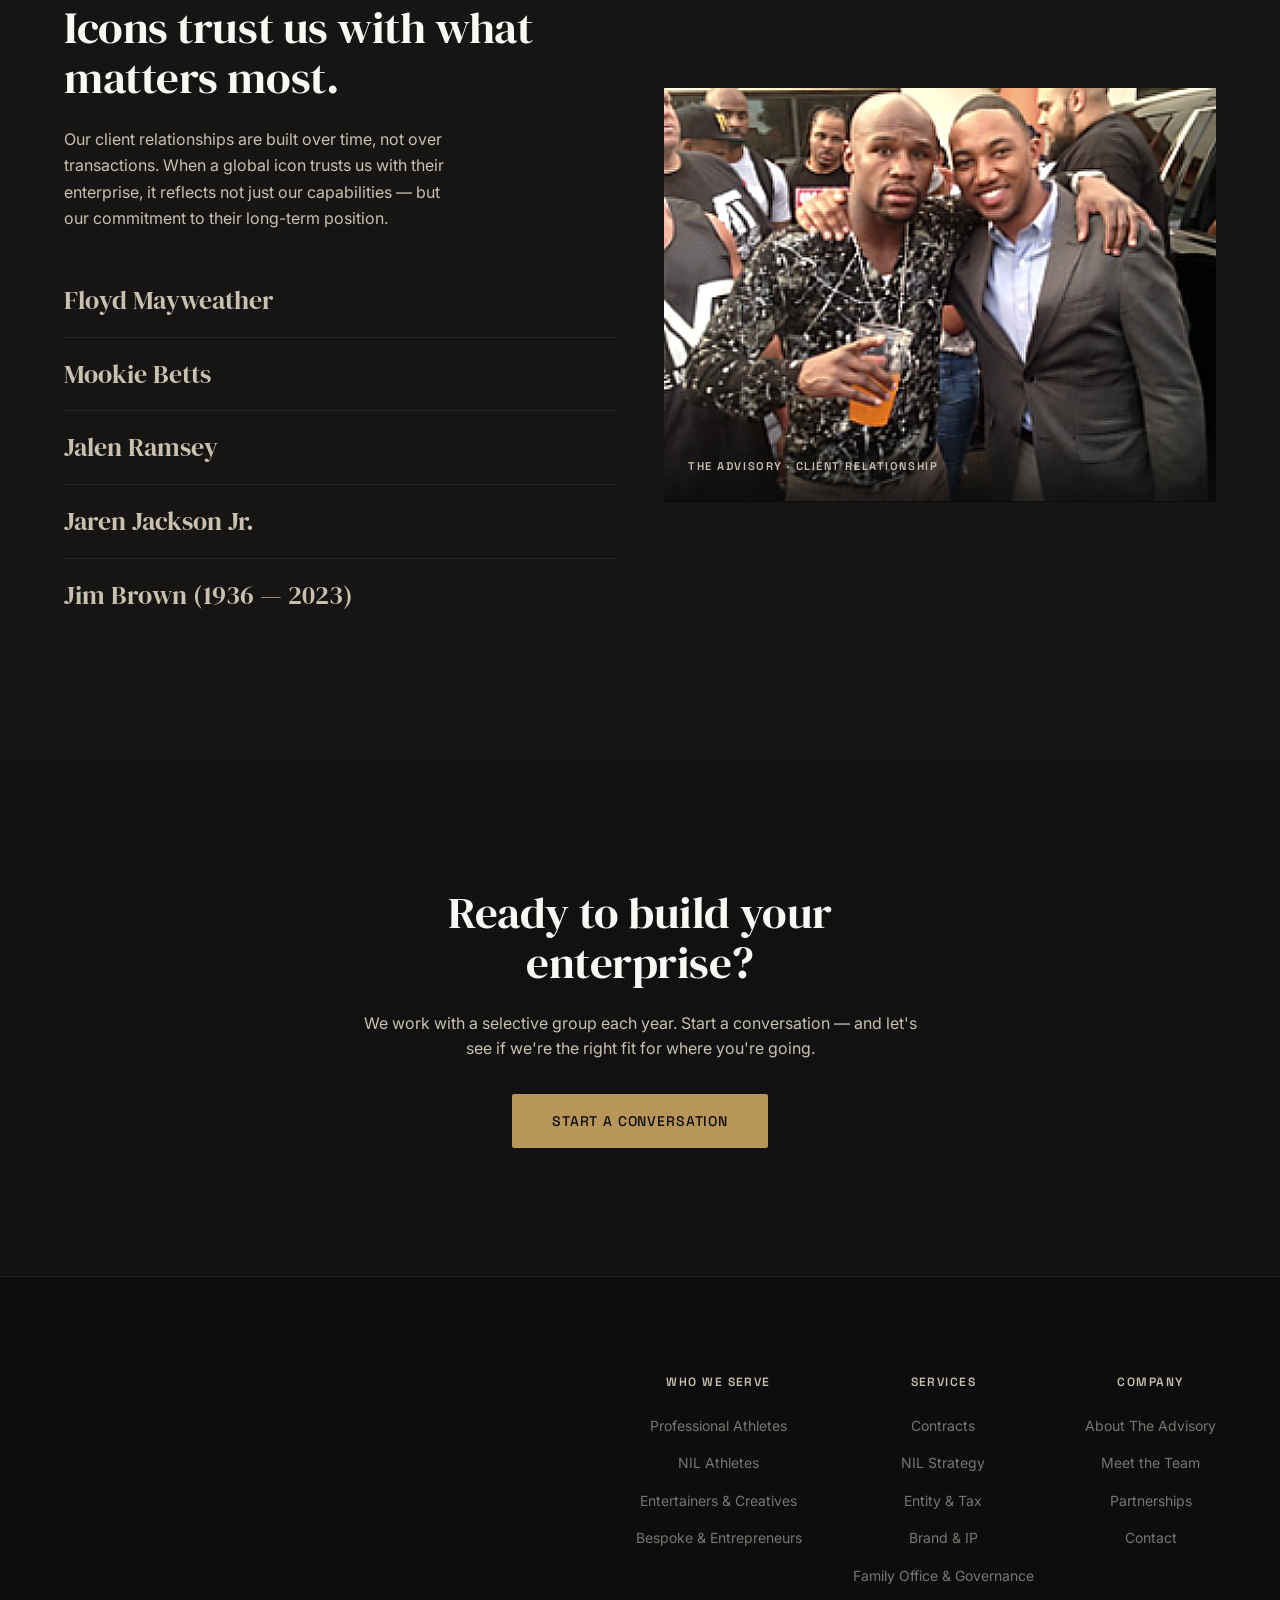
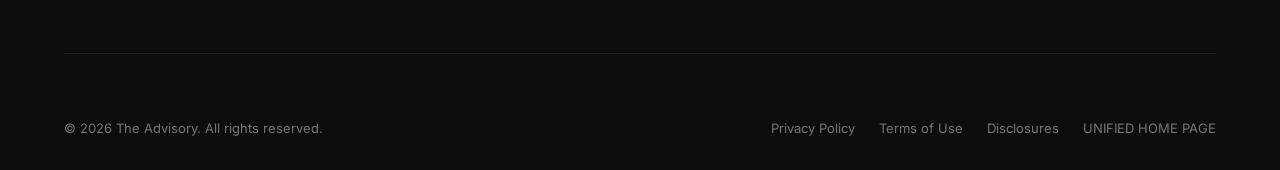
<file: about.html>
﻿<!DOCTYPE html>
<html lang="en">
<head>
  <meta charset="UTF-8">
  <meta name="viewport" content="width=device-width, initial-scale=1.0">
  <title>About | The Advisory</title>
  <meta name="description" content="Jimmie B. Strong — Founder of The Advisory. Sports, entertainment, private client and family office advisory for athletes, entertainers, founders, investors and high net worth clients.">
  <link rel="stylesheet" href="css/design-system.css">
  <link rel="stylesheet" href="css/nav.css">
  <style>
    body { background-color: var(--near-black); }

    /* ===== ABOUT HERO ===== */
    .about-hero {
      --hero-headline-size: clamp(3rem, 6vw, 7.5rem);
      --hero-headline-lh: 0.9;
      border-bottom: 1px solid var(--border-dark);
      overflow: hidden;
    }

    .about-hero .page-hero__content {
      z-index: 3;
    }

    .about-hero .page-hero__layout {
      justify-items: start;
    }

    .about-hero .page-hero__main {
      align-items: flex-start;
      align-self: stretch;
      width: 100%;
      text-align: left;
    }

    .about-hero .page-hero__eyebrow {
      justify-content: flex-start;
      align-self: stretch;
      width: 100%;
    }

    .about-hero .page-hero__headline {
      text-align: left !important;
      width: 100%;
      max-width: none;
    }

    .about-hero .page-hero__prose {
      text-align: left;
    }

    .about-hero-overlay {
      position: absolute;
      inset: 0;
      background: linear-gradient(
        to top,
        rgba(13,13,13,1) 0%,
        rgba(13,13,13,0.7) 40%,
        rgba(13,13,13,0.35) 100%
      );
      z-index: 1;
    }

    .about-hero-wordmark-bg {
      position: absolute;
      inset: auto;
      top: calc(72px + 3vh);
      left: 0;
      right: 0;
      bottom: auto;
      height: auto;
      z-index: 0;
      display: flex;
      align-items: center;
      justify-content: center;
      pointer-events: none;
    }

    .about-hero-wordmark-bg img {
      width: clamp(420px, 67vw, 1008px);
      max-width: none;
      height: auto;
      object-fit: contain;
      opacity: 0.18;
      filter: brightness(0.45) saturate(0.28) contrast(0.92);
      user-select: none;
    }

    /* ===== FOUNDER SECTION ===== */
    .founder-section {
      background-color: var(--charcoal);
      padding: var(--space-8) 0;
    }

    .founder-layout {
      display: grid;
      grid-template-columns: 5fr 7fr;
      gap: var(--space-7);
      align-items: start;
    }

    .founder-photo-col {
      position: sticky;
      top: 100px;
    }

    .founder-image-wrap {
      position: relative;
      aspect-ratio: 3/4;
      overflow: hidden;
      max-height: 640px;
    }

    .founder-image-wrap img {
      width: 100%;
      height: 100%;
      object-fit: cover;
      filter: grayscale(20%) contrast(1.05);
    }

    .founder-role {
      font-family: var(--font-sans);
      font-size: clamp(0.78rem, 1.05vw, 0.9rem);
      font-weight: 600;
      letter-spacing: 0.05em;
      text-transform: uppercase;
      color: var(--gold);
      line-height: 1.55;
      margin-bottom: var(--space-3);
      max-width: 42ch;
    }

    .founder-intro {
      font-size: 1rem;
      color: var(--stone);
      line-height: 1.75;
      margin-bottom: var(--space-2);
    }

    .founder-block {
      margin-bottom: var(--space-5);
      padding-bottom: var(--space-4);
      border-bottom: 1px solid var(--border-dark);
    }

    .founder-block:last-child {
      border-bottom: none;
      margin-bottom: 0;
      padding-bottom: 0;
    }

    .founder-block h3 {
      font-family: var(--font-sans);
      font-size: 0.8125rem;
      font-weight: 700;
      letter-spacing: 0.12em;
      text-transform: uppercase;
      color: var(--gold);
      margin-bottom: var(--space-2);
    }

    .founder-block h4 {
      font-family: var(--font-display);
      font-size: clamp(1.125rem, 1.45vw, 1.375rem);
      color: var(--ivory);
      margin: var(--space-3) 0 var(--space-2);
      line-height: 1.25;
    }

    .founder-block h4:first-of-type {
      margin-top: 0;
    }

    .founder-block p {
      font-size: 0.9375rem;
      color: var(--stone);
      line-height: 1.7;
      margin-bottom: var(--space-2);
    }

    .founder-block ul {
      list-style: none;
      margin: 0 0 var(--space-2);
      padding: 0;
    }

    .founder-block li {
      position: relative;
      padding-left: 1.25rem;
      font-size: 0.9375rem;
      color: var(--stone);
      line-height: 1.65;
      margin-bottom: 0.5rem;
    }

    .founder-block li::before {
      content: '';
      position: absolute;
      left: 0;
      top: 0.55em;
      width: 4px;
      height: 4px;
      border-radius: 50%;
      background-color: var(--gold);
    }

    .founder-edu {
      margin-bottom: var(--space-4);
    }

    .founder-edu:last-child {
      margin-bottom: 0;
    }

    .founder-edu-school {
      font-family: var(--font-display);
      font-size: clamp(1.25rem, 1.6vw, 1.5rem);
      color: var(--ivory);
      margin-bottom: 0.35rem;
      line-height: 1.2;
    }

    .founder-edu-degree {
      font-size: 0.875rem;
      color: var(--muted);
      margin-bottom: var(--space-2);
    }

    .founder-edu-label {
      font-family: var(--font-sans);
      font-size: 0.7rem;
      font-weight: 700;
      letter-spacing: 0.12em;
      text-transform: uppercase;
      color: var(--muted);
      margin-bottom: 0.75rem;
    }

    /* ===== PHILOSOPHY ===== */
    .philosophy-section {
      background-color: var(--near-black);
      padding: var(--space-8) 0;
    }

    .philosophy-items {
      display: grid;
      grid-template-columns: repeat(3, 1fr);
      gap: var(--space-4);
      margin-top: var(--space-5);
    }

    .phi-item {
      padding-top: var(--space-3);
      border-top: 1px solid var(--border-dark);
    }

    .phi-num {
      font-family: var(--font-sans);
      font-size: 0.7rem;
      font-weight: 700;
      letter-spacing: 0.15em;
      color: var(--gold);
      text-transform: uppercase;
      margin-bottom: 0.75rem;
    }

    .phi-title {
      font-family: var(--font-sans);
      font-size: clamp(1rem, 1.3vw, 1.25rem);
      font-weight: 600;
      color: var(--ivory);
      margin-bottom: 0.75rem;
    }

    .phi-desc {
      font-size: 0.875rem;
      color: var(--stone);
      line-height: 1.6;
    }

    /* ===== LEGACY CLIENTS / PROOF ===== */
    .legacy-section {
      background-color: var(--surface-dark);
      padding: var(--space-8) 0;
    }

    .legacy-layout {
      display: grid;
      grid-template-columns: 1fr 1fr;
      gap: var(--space-5);
      align-items: center;
    }

    /* ===== BOTTOM CTA ===== */
    .about-cta {
      background-color: var(--charcoal);
      padding: var(--space-8) 0;
    }

    .about-cta-inner {
      text-align: center;
      max-width: 560px;
      margin: 0 auto;
    }

    .about-cta-inner h2 {
      margin-bottom: var(--space-3);
    }

    .about-cta-desc {
      color: var(--stone);
      margin-bottom: var(--space-4);
    }

    /* ===== RESPONSIVE ===== */
    @media (max-width: 1024px) {
      .founder-layout { grid-template-columns: 1fr; }
      .founder-photo-col { position: static; }
      .philosophy-items { grid-template-columns: 1fr 1fr; }
      .legacy-layout { grid-template-columns: 1fr; }
    }

    /* ===== TABLET AND BELOW (1023px and below) ===== */
    @media (max-width: 1023px) {
      .about-hero.page-hero--viewport {
        display: flex;
        flex-direction: column;
        justify-content: flex-start;
        height: auto;
        min-height: 0;
        max-height: none;
        padding-top: calc(72px + var(--space-2));
        padding-bottom: var(--space-3);
        align-items: stretch;
        overflow: hidden;
      }

      .about-hero .page-hero__content {
        position: relative;
        flex: 0 0 auto;
        display: flex;
        flex-direction: column;
        justify-content: flex-start;
        align-items: flex-start;
        text-align: left;
        width: 100%;
        padding: clamp(80px, 16vh, 140px) var(--container-padding) 0;
      }

      .about-hero .page-hero__layout {
        row-gap: var(--space-2);
        justify-items: start;
        width: 100%;
      }

      .about-hero .page-hero__aside {
        width: 100%;
        justify-self: stretch;
      }

      .about-hero .page-hero__prose {
        display: flex;
        flex-direction: column;
        align-items: flex-start;
        text-align: left;
      }

      .about-hero .page-hero__eyebrow {
        margin-bottom: var(--space-2);
        justify-content: flex-start !important;
        align-self: stretch;
        width: 100%;
      }

      .about-hero .page-hero__main {
        align-items: flex-start !important;
        align-self: stretch;
        width: 100%;
        text-align: left;
      }

      .about-hero .page-hero__headline,
      body.page-about:not(.page-video-hero) .about-hero .page-hero__headline {
        text-align: left !important;
        width: 100%;
        max-width: none;
      }

      .about-hero .page-hero__prose p {
        margin-bottom: var(--space-1);
      }

      .about-hero .page-hero__prose p:last-child {
        margin-bottom: 0;
      }

      .about-hero-wordmark-bg {
        top: 72px;
      }

      .about-hero-wordmark-bg img {
        width: clamp(378px, 88vw, 672px);
        opacity: 0.16;
        transform: translateY(-4vh);
      }

      .founder-section {
        padding: var(--space-5) 0;
      }

      .founder-credentials {
        margin-top: var(--space-3);
      }

      .philosophy-section {
        padding: var(--space-5) 0;
      }

      .philosophy-section > .container > .reveal {
        margin-bottom: var(--space-4) !important;
      }

      .philosophy-items {
        margin-top: var(--space-4);
        gap: var(--space-3);
      }

      .legacy-section {
        padding: var(--space-5) 0;
      }

      .about-cta {
        padding: var(--space-4) 0 var(--space-3) !important;
      }

      .about-cta-inner h2 {
        margin-bottom: var(--space-2) !important;
      }

      .about-cta-desc {
        margin-bottom: var(--space-3) !important;
      }

      .about-cta-inner .btn {
        padding: 0.65rem 1.25rem;
        font-size: 0.75rem;
      }

      .page-about .site-footer {
        padding-top: var(--space-3);
      }

      .page-about .footer-top {
        margin-bottom: var(--space-3);
        padding-bottom: var(--space-3);
      }
    }

    @media (max-width: 600px) {
      .philosophy-items { grid-template-columns: 1fr; }
    }
  </style>
</head>
<body class="page-about">

  <!-- HEADER -->
  <header class="site-header" id="site-header">
    <div class="container header-inner">
      <a href="home.html" class="site-logo">
        <div class="logo-text">
          <span class="logo-name">The Advisory</span>
          <span class="logo-sub">Enterprise Management</span>
        </div>
      </a>
      <div class="header-center">
      <nav class="primary-nav">
        <ul>
          <li class="nav-item">
            <a href="#" class="nav-link">Who We Serve
              <svg class="chevron" viewBox="0 0 12 12" fill="none" stroke="currentColor" stroke-width="1.5"><path d="M2 4l4 4 4-4"/></svg>
            </a>
            <ul class="dropdown">
              <li class="dropdown-item"><a href="sports.html" class="dropdown-link">Professional Athletes</a></li>
              <li class="dropdown-item"><a href="nil.html" class="dropdown-link">NIL Athletes</a></li>
              <li class="dropdown-item"><a href="creatives.html" class="dropdown-link">Entertainers &amp; Creatives</a></li>
              <li class="dropdown-item"><a href="bespoke.html" class="dropdown-link">Bespoke &amp; Entrepreneurs</a></li>
            </ul>
          </li>
          <li class="nav-item"><a href="services.html" class="nav-link">Services</a></li>
          <li class="nav-item"><a href="nil.html" class="nav-link">NIL</a></li>
          <li class="nav-item"><a href="partnerships.html" class="nav-link">Partnerships</a></li>
          <li class="nav-item active"><a href="about.html" class="nav-link">About<svg class="chevron" viewBox="0 0 12 12" fill="none" stroke="currentColor" stroke-width="1.5"><path d="M2 4l4 4 4-4"/></svg></a><ul class="dropdown"><li class="dropdown-item"><a href="about.html" class="dropdown-link">About The Advisory</a></li><li class="dropdown-item"><a href="https://theadvisorypllc.com/attorneys" class="dropdown-link">Meet the Team</a></li></ul></li>
        </ul>
      </nav>
            <div class="header-cta">
        <a href="contact.html" class="btn btn--ghost">Start a Conversation</a>
      </div>
      </div>
      <a href="https://theadvisorypllc.com/" class="header-cta-link">View Legal Offerings</a>

      <button class="mobile-toggle" aria-label="Toggle menu"><span></span><span></span><span></span></button>
    </div>
  </header>
  <div class="mobile-nav-overlay"></div>
  <nav class="mobile-nav">
    <ul>
      <li class="mobile-nav-item"><button class="mobile-nav-trigger" data-submenu="ma-serve"><span>Who We Serve</span><svg class="m-chevron" viewBox="0 0 20 20" fill="none" stroke="currentColor" stroke-width="1.5"><path d="M5 8l5 5 5-5"/></svg></button>
        <div class="mobile-submenu" id="ma-serve">
          <a href="sports.html" class="mobile-submenu-link">Professional Athletes</a>
          <a href="nil.html" class="mobile-submenu-link">NIL Athletes</a>
          <a href="creatives.html" class="mobile-submenu-link">Entertainers &amp; Creatives</a>
          <a href="bespoke.html" class="mobile-submenu-link">Bespoke &amp; Entrepreneurs</a>
        </div>
      </li>
      <li class="mobile-nav-item"><button class="mobile-nav-trigger"><a href="services.html">Services</a></button></li>
      <li class="mobile-nav-item"><button class="mobile-nav-trigger"><a href="nil.html">NIL</a></button></li>
      <li class="mobile-nav-item"><button class="mobile-nav-trigger"><a href="partnerships.html">Partnerships</a></button></li>
      <li class="mobile-nav-item">
        <button class="mobile-nav-trigger" data-submenu="ma-about">
          <span>About</span>
          <svg class="m-chevron" viewBox="0 0 20 20" fill="none" stroke="currentColor" stroke-width="1.5"><path d="M5 8l5 5 5-5"/></svg>
        </button>
        <div class="mobile-submenu" id="ma-about">
          <a href="about.html" class="mobile-submenu-link">About The Advisory</a>
          <a href="https://theadvisorypllc.com/attorneys" class="mobile-submenu-link">Meet the Team</a>
        </div>
      </li>
    </ul>
        <div class="mobile-nav-cta">
      <a href="contact.html" class="btn btn--primary">Start a Conversation</a>
      <a href="https://theadvisorypllc.com/" class="header-cta-link" style="text-align:center;display:block;padding:0.5rem 0;">View Legal Offerings</a>
    </div>
  </nav>

  <!-- ABOUT HERO -->
  <section class="about-hero page-hero page-hero--viewport">
    <div class="about-hero-wordmark-bg" aria-hidden="true">
      <img src="images/official-logo-transparent.png"
           alt=""
           onerror="this.style.opacity='0'">
    </div>
    <div class="about-hero-overlay"></div>

    <div class="page-hero__content">
      <div class="page-hero__layout">
        <div class="page-hero__main">
          <div class="page-hero__eyebrow">
            <span class="label text-gold">About The Advisory</span>
          </div>
          <h1 class="page-hero__headline">
            Built on <em>trust.</em><br>Measured in <em>legacies.</em>
          </h1>
        </div>
        <div class="page-hero__aside">
          <div class="page-hero__prose">
            <p class="body-lg text-stone">
              The Advisory exists because institutional-grade enterprise management should not be the
              exclusive province of the ultra-wealthy. Every athlete and creative who earns at the
              highest level deserves the systems that protect and grow what they've built.
            </p>
            <p class="body-md text-stone">
              We are not a management company. We are not a single-specialty law firm.
              We are the complete back office for the businesses of exceptional people.
            </p>
          </div>
        </div>
      </div>
    </div>
  </section>

  <!-- FOUNDER SECTION -->
  <section class="founder-section" id="founder">
    <div class="container">
      <div class="founder-layout">

        <div class="founder-photo-col reveal">
          <div class="founder-image-wrap">
            <img src="images/about-founder-gameday.jpg"
                 alt="Jimmie B. Strong — Founder, The Advisory"
                 loading="lazy">
            <div style="position:absolute;bottom:0;left:0;right:0;padding:1.5rem;background:linear-gradient(to top,rgba(13,13,13,0.9),transparent);">
              <span style="font-family:var(--font-sans);font-size:0.7rem;font-weight:600;letter-spacing:0.14em;text-transform:uppercase;color:var(--stone);">Jimmie B. Strong · Founder</span>
            </div>
          </div>
        </div>

        <div class="founder-bio-col reveal reveal-delay-1">
          <div class="eyebrow"><span class="label">Our Founder</span></div>
          <h2 class="display-md text-white" style="margin-bottom: var(--space-2);">Jimmie B. Strong</h2>
          <p class="founder-role">Founder | Sports, Entertainment, Private Client and Family Office Advisory</p>

          <p class="founder-intro">Jimmie B. Strong advises athletes, entertainers, founders, investors, family offices and high net worth clients on the legal, business and financial architecture behind long term wealth.</p>
          <p class="founder-intro" style="margin-bottom: var(--space-5);">His work sits at the intersection of sports law, entertainment, corporate transactions, investment strategy, family office design, brand monetization, tax aware planning and professional service provider management.</p>

          <div class="founder-block">
            <h3>Representative Focus</h3>

            <h4>NIL, Student Athlete and Parent Advisory</h4>
            <p>Jimmie advises high school athletes, college athletes and their families on the business and legal decisions that follow athletic visibility.</p>
            <p>Areas of focus include:</p>
            <ul>
              <li>NIL contract review and negotiation</li>
              <li>Brand partnership structure</li>
              <li>Sponsorship and endorsement agreements</li>
              <li>Agent selection and management</li>
              <li>Investor and advisor screening</li>
              <li>Parent education and decision support</li>
              <li>School, booster, collective and third party relationship review</li>
              <li>Career planning beyond eligibility</li>
              <li>Tax, entity and payment structure coordination</li>
              <li>Long term wealth planning before professional income arrives</li>
            </ul>

            <h4>Professional Athlete and Entertainer Advisory</h4>
            <p>For professional athletes, entertainers and creators, Jimmie helps build the operating structure around the career, not just the contract.</p>
            <p>Advisory areas include:</p>
            <ul>
              <li>Representation strategy</li>
              <li>Agent, manager, attorney and advisor coordination</li>
              <li>Family office setup and management</li>
              <li>Endorsement and licensing opportunities</li>
              <li>Business entity formation</li>
              <li>Investment review and transaction structure</li>
              <li>Private equity and venture capital access</li>
              <li>Brand ownership and monetization</li>
              <li>Real estate, operating business and startup investment review</li>
              <li>Tax optimization in coordination with tax professionals</li>
              <li>Succession, estate and legacy planning coordination</li>
              <li>Professional service provider oversight</li>
            </ul>

            <h4>Family Office and Private Client Infrastructure</h4>
            <p>Jimmie works with clients whose income, reputation, relationships and deal flow require more than traditional legal support.</p>
            <p>His family office and private client work includes:</p>
            <ul>
              <li>Building the client&rsquo;s advisory team</li>
              <li>Coordinating attorneys, accountants, agents, managers, bankers and investment professionals</li>
              <li>Reviewing investment opportunities before capital is committed</li>
              <li>Structuring operating companies, holding companies and affiliated entities</li>
              <li>Designing governance around family, business and investment decisions</li>
              <li>Managing conflicts between business partners, family members, investors and representatives</li>
              <li>Supporting wealth preservation, growth and transfer planning</li>
              <li>Creating systems that allow clients to evaluate opportunities without being overrun by them</li>
            </ul>
          </div>

          <div class="founder-block">
            <h3>Sports and Entertainment Experience</h3>
            <p>Jimmie&rsquo;s sports and entertainment work includes advisory services for athletes, entertainers, college programs and student athletes.</p>
            <p>Notable experience includes:</p>
            <ul>
              <li>First three sports and entertainment clients included Floyd Mayweather, Jim Brown and Mookie Betts</li>
              <li>Adjunct Professor of Sports Law at Vanderbilt Law School</li>
              <li>Recipient of Harvard Law School&rsquo;s Paul C. Weiler Sports and Entertainment Law Award</li>
              <li>Earned extensive sports and entertainment law coursework while at Harvard Law School</li>
              <li>Partner in ESQ Agency, a talent management agency representing athletes, writers, producers and creative artists</li>
              <li>Provides curriculum development and career development services to college sports programs and student athletes</li>
            </ul>
          </div>

          <div class="founder-block">
            <h3>Corporate, Investment and Transactional Background</h3>
            <p>Jimmie&rsquo;s private client work is supported by a corporate and investment background that includes securities law, mergers and acquisitions, private equity, venture capital, emerging companies and fund formation.</p>
            <p>Experience includes:</p>
            <ul>
              <li>President and Chief Executive Officer of The Advisory Incorporated, The Advisory PLLC and The Advisory Fund</li>
              <li>Former General Counsel of Rally Network, Inc., a creator economy platform focused on digital economies, cryptocurrencies and NFTs</li>
              <li>Former Chief Legal Officer of Rosmar USA, Inc. and Grupo Rosmar</li>
              <li>Former associate in Baker Donelson&rsquo;s securities, mergers and acquisitions and emerging companies practices</li>
              <li>Advises venture capital funds, private equity funds, family offices, athletes, entertainers and entrepreneurs</li>
              <li>Works on fund formation, fund management, transaction structure, investor relationships and growth strategy</li>
              <li>Provides counsel on entity formation, intellectual property protection, capital strategy, governance and strategic expansion</li>
            </ul>
          </div>

          <div class="founder-block">
            <h3>Board, Investment and Operating Company Experience</h3>
            <p>Jimmie&rsquo;s advisory work is shaped by firsthand experience as a lawyer, operator, investor and board member.</p>
            <p>Current and prior roles include:</p>
            <ul>
              <li>Board Member, PRSM Healthcare</li>
              <li>Board Member, MMCV, Inc., a venture capital investment holding company and wholly owned subsidiary of Meharry Medical College</li>
              <li>Equity owner in Interventional Diabetes Center</li>
              <li>Equity owner in Everoom</li>
              <li>Investor and advisor to high growth technology startups</li>
              <li>President of Elite Construction Contractors &amp; Design</li>
              <li>Partner in ESQ Agency</li>
            </ul>
          </div>

          <div class="founder-block">
            <h3>Education</h3>

            <div class="founder-edu">
              <div class="founder-edu-school">Harvard Law School</div>
              <div class="founder-edu-degree">Juris Doctor, 2014</div>
              <div class="founder-edu-label">Honors and activities</div>
              <ul>
                <li>Paul C. Weiler Sports and Entertainment Law Award</li>
                <li>Honors in Business and Finance for Lawyers</li>
                <li>Honors in Revitalizing America&rsquo;s Cities</li>
                <li>Honors in Advanced Intellectual Property Law</li>
                <li>Harvard Association for Law and Business, Private Equity Chair</li>
                <li>Harvard Law TaxHelp, IRS Volunteer Tax Assistance Program Tax Preparer</li>
                <li>Bloomberg Law, Campus Representative</li>
              </ul>
            </div>

            <div class="founder-edu">
              <div class="founder-edu-school">Morehouse College</div>
              <div class="founder-edu-degree">Bachelor of Arts, Political Science, 2010</div>
              <div class="founder-edu-label">Honors and activities</div>
              <ul>
                <li>Valedictorian</li>
                <li>Phi Beta Kappa</li>
                <li>Golden Key International, President</li>
                <li>Kappa Alpha Psi Fraternity, Inc., President</li>
                <li>Morehouse College Accreditation Committee, Student Body Representative</li>
              </ul>
            </div>
          </div>

          <div class="founder-block">
            <h3>International, Policy and Research Training</h3>
            <p>Jimmie&rsquo;s early training included international business, public policy and financial research through the Institute for International Public Policy Fellowship and Graduate School Scholarship.</p>
            <p>Selected experience:</p>
            <ul>
              <li>World Bank and United Nations onsite training in international relations</li>
              <li>International business and European Union economic structures coursework in Rome, Italy</li>
              <li>Economics and statistics coursework at the University of Maryland Graduate School of Public Policy</li>
              <li>Spanish immersion study in Santiago, Dominican Republic</li>
              <li>Congressional Research Service summer analyst, International Trade and Finance Section</li>
              <li>Georgia General Assembly intern supporting Banking, Economic Development and Regulated Industries Committees</li>
            </ul>
          </div>

          <div class="founder-block">
            <h3>How Jimmie Serves Clients</h3>
            <p>Jimmie&rsquo;s work is built for clients whose careers, businesses and capital attract opportunity before they have the infrastructure to manage it.</p>
            <p>He helps clients answer the questions that carry legal, financial and career consequences:</p>
            <ul>
              <li>Who should represent me</li>
              <li>What should I sign</li>
              <li>How should I get paid</li>
              <li>Who should manage the money</li>
              <li>Which opportunities deserve attention</li>
              <li>Which investments should be declined</li>
              <li>How should my business interests be structured</li>
              <li>What needs to be protected before visibility increases</li>
              <li>How do we build wealth without creating unnecessary risk</li>
              <li>Who is accountable when advisors, agents, managers and investors are involved</li>
            </ul>
          </div>

          <div class="founder-block">
            <h3>Personal</h3>
            <p>Jimmie resides in Memphis, Tennessee with his wife, Aftan, Chief Magistrate of Shelby County Juvenile Court, their son Jettsen and their daughter Ainsley.</p>
            <p>His work is grounded in relationship building, disciplined structure and the belief that talent needs infrastructure before it can become legacy.</p>
          </div>

        </div>

      </div>
    </div>
  </section>

  <!-- PHILOSOPHY -->
  <section class="philosophy-section">
    <div class="container">
      <div class="reveal" style="margin-bottom: var(--space-5);">
        <div class="eyebrow"><span class="label">What We Believe</span></div>
        <h2 class="display-md text-white" style="max-width: 16ch;">Six principles that guide every engagement.</h2>
      </div>

      <div class="philosophy-items">
        <div class="phi-item reveal">
          <div class="phi-num">01</div>
          <div class="phi-title">You Keep What You Earn</div>
          <div class="phi-desc">Every engagement is designed to close the gap between what you earn and what you keep. Tax strategy, entity structure, and deal terms all serve this one principle.</div>
        </div>
        <div class="phi-item reveal reveal-delay-1">
          <div class="phi-num">02</div>
          <div class="phi-title">Clarity Over Dependency</div>
          <div class="phi-desc">We build systems that give you clarity and control — not dependency on any single advisor. You should understand your enterprise at every stage.</div>
        </div>
        <div class="phi-item reveal reveal-delay-2">
          <div class="phi-num">03</div>
          <div class="phi-title">No Conflicts. Ever.</div>
          <div class="phi-desc">We earn when you win. No commissions on investments. No undisclosed relationships. No interests that compete with yours — under any circumstances.</div>
        </div>
        <div class="phi-item reveal reveal-delay-1">
          <div class="phi-num">04</div>
          <div class="phi-title">Long-Term Thinking</div>
          <div class="phi-desc">Careers end. Enterprises don't have to. We build structures that serve you for decades — not just for the next deal.</div>
        </div>
        <div class="phi-item reveal reveal-delay-2">
          <div class="phi-num">05</div>
          <div class="phi-title">Institutional Standards for Everyone</div>
          <div class="phi-desc">The same rigor we bring to multi-billion dollar entities, applied to every client relationship — regardless of where they are in their career.</div>
        </div>
        <div class="phi-item reveal reveal-delay-3">
          <div class="phi-num">06</div>
          <div class="phi-title">Selective by Design</div>
          <div class="phi-desc">We take a limited number of new client relationships each year. This is not exclusivity for its own sake — it is the only way to deliver what we promise.</div>
        </div>
      </div>
    </div>
  </section>

  <!-- LEGACY CLIENTS -->
  <section class="legacy-section">
    <div class="container">
      <div class="legacy-layout">
        <div class="reveal">
          <div class="eyebrow"><span class="label">A Record of Trust</span></div>
          <h2 class="display-md text-white" style="margin-bottom: var(--space-3);">
            Icons trust us with what matters most.
          </h2>
          <p class="body-md text-stone" style="max-width: 38ch; margin-bottom: var(--space-4);">
            Our client relationships are built over time, not over transactions.
            When a global icon trusts us with their enterprise, it reflects not just our
            capabilities — but our commitment to their long-term position.
          </p>
          <div style="display: flex; flex-direction: column; gap: 0;">
            <div style="padding: 1rem 0; border-bottom: 1px solid var(--border-dark); font-family: var(--font-display); font-size: clamp(1.25rem, 2vw, 1.875rem); color: var(--stone);">Floyd Mayweather</div>
            <div style="padding: 1rem 0; border-bottom: 1px solid var(--border-dark); font-family: var(--font-display); font-size: clamp(1.25rem, 2vw, 1.875rem); color: var(--stone);">Mookie Betts</div>
            <div style="padding: 1rem 0; border-bottom: 1px solid var(--border-dark); font-family: var(--font-display); font-size: clamp(1.25rem, 2vw, 1.875rem); color: var(--stone);">Jalen Ramsey</div>
            <div style="padding: 1rem 0; border-bottom: 1px solid var(--border-dark); font-family: var(--font-display); font-size: clamp(1.25rem, 2vw, 1.875rem); color: var(--stone);">Jaren Jackson Jr.</div>
            <div style="padding: 1rem 0; font-family: var(--font-display); font-size: clamp(1.25rem, 2vw, 1.875rem); color: var(--stone);">Jim Brown (1936 — 2023)</div>
          </div>
        </div>

        <div class="reveal reveal-delay-2" style="position: relative; aspect-ratio: 4/3; overflow: hidden;">
          <img src="images/social-proof-3.jpg"
               alt="The Advisory founder with clients"
               loading="lazy"
               onerror="this.src='images/social-proof-3.jpg'"
               style="width:100%;height:100%;object-fit:cover;filter:grayscale(20%) contrast(1.05);">
          <div style="position:absolute;bottom:0;left:0;right:0;padding:1.5rem;background:linear-gradient(to top,rgba(13,13,13,0.85),transparent);">
            <span style="font-family:var(--font-sans);font-size:0.7rem;font-weight:600;letter-spacing:0.14em;text-transform:uppercase;color:var(--stone);">The Advisory · Client Relationship</span>
          </div>
        </div>
      </div>
    </div>
  </section>

  <!-- CTA -->
  <section class="about-cta">
    <div class="container">
      <div class="about-cta-inner reveal">
        <h2 class="display-md text-white">Ready to build your enterprise?</h2>
        <p class="about-cta-desc">We work with a selective group each year. Start a conversation — and let's see if we're the right fit for where you're going.</p>
        <a href="contact.html" class="btn btn--primary" style="padding: 1rem 2.5rem;">Start a Conversation</a>
      </div>
    </div>
  </section>

  <!-- FOOTER -->
  <footer class="site-footer">
    <div class="container">
      <div class="footer-top">
        <div class="footer-nav-cols"><div class="footer-col"><h5>Who We Serve</h5><ul><li><a href="sports.html">Professional Athletes</a></li><li><a href="nil.html">NIL Athletes</a></li><li><a href="creatives.html">Entertainers &amp; Creatives</a></li><li><a href="bespoke.html">Bespoke &amp; Entrepreneurs</a></li></ul></div>
        <div class="footer-col"><h5>Services</h5><ul><li><a href="services.html#contracts">Contracts</a></li><li><a href="nil.html">NIL Strategy</a></li><li><a href="services.html#entity">Entity &amp; Tax</a></li><li><a href="services.html#brand-ip">Brand &amp; IP</a></li><li><a href="services.html#family-governance">Family Office &amp; Governance</a></li></ul></div>
        <div class="footer-col"><h5>Company</h5><ul><li><a href="about.html">About The Advisory</a></li><li><a href="https://theadvisorypllc.com/attorneys">Meet the Team</a></li><li><a href="partnerships.html">Partnerships</a></li><li><a href="contact.html">Contact</a></li></ul></div></div>
      </div>
      <div class="footer-bottom">
        <p>&copy; 2026 The Advisory. All rights reserved.</p>
        <div class="footer-legal"><a href="privacy-policy.html">Privacy Policy</a><a href="terms-of-use.html">Terms of Use</a><a href="disclosures.html">Disclosures</a><a href="index.html">UNIFIED HOME PAGE</a></div>
      </div>
    </div>
  </footer>

  <script src="js/main.js"></script>
</body>
</html>
</file>
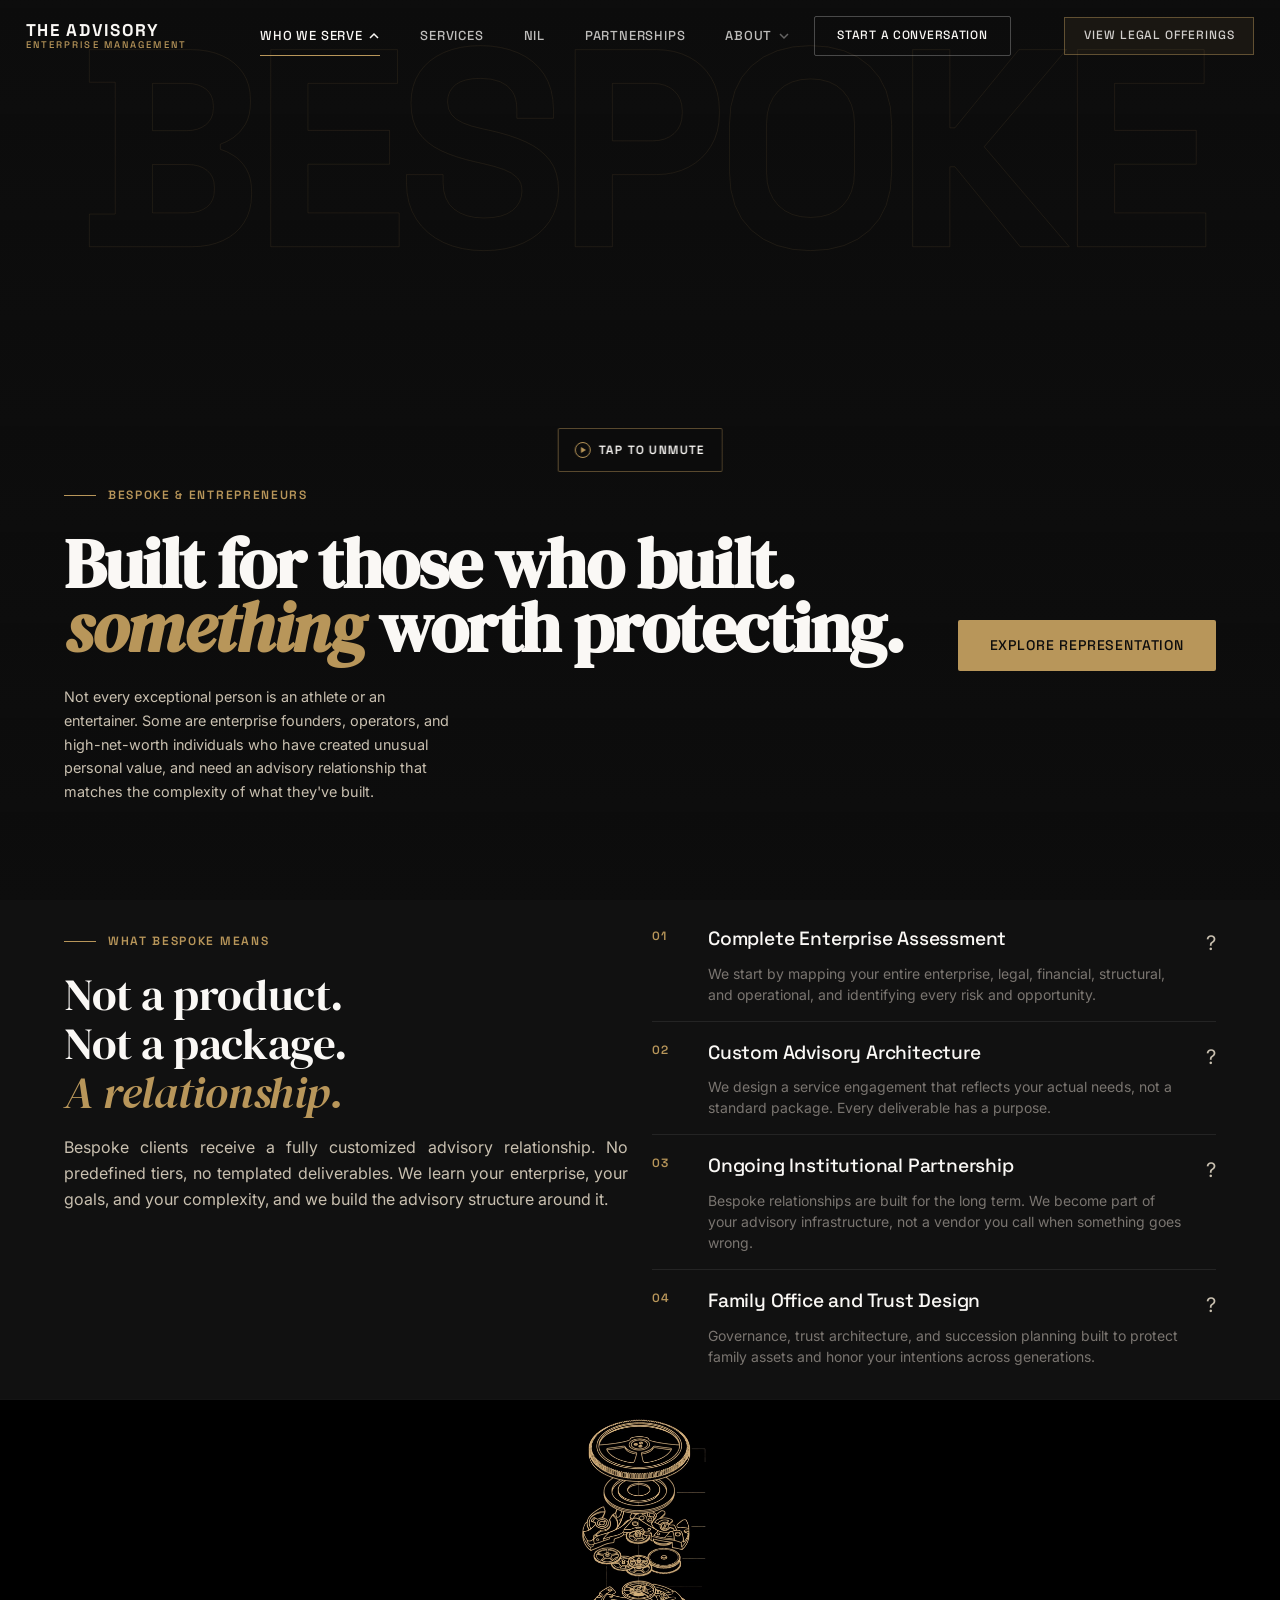
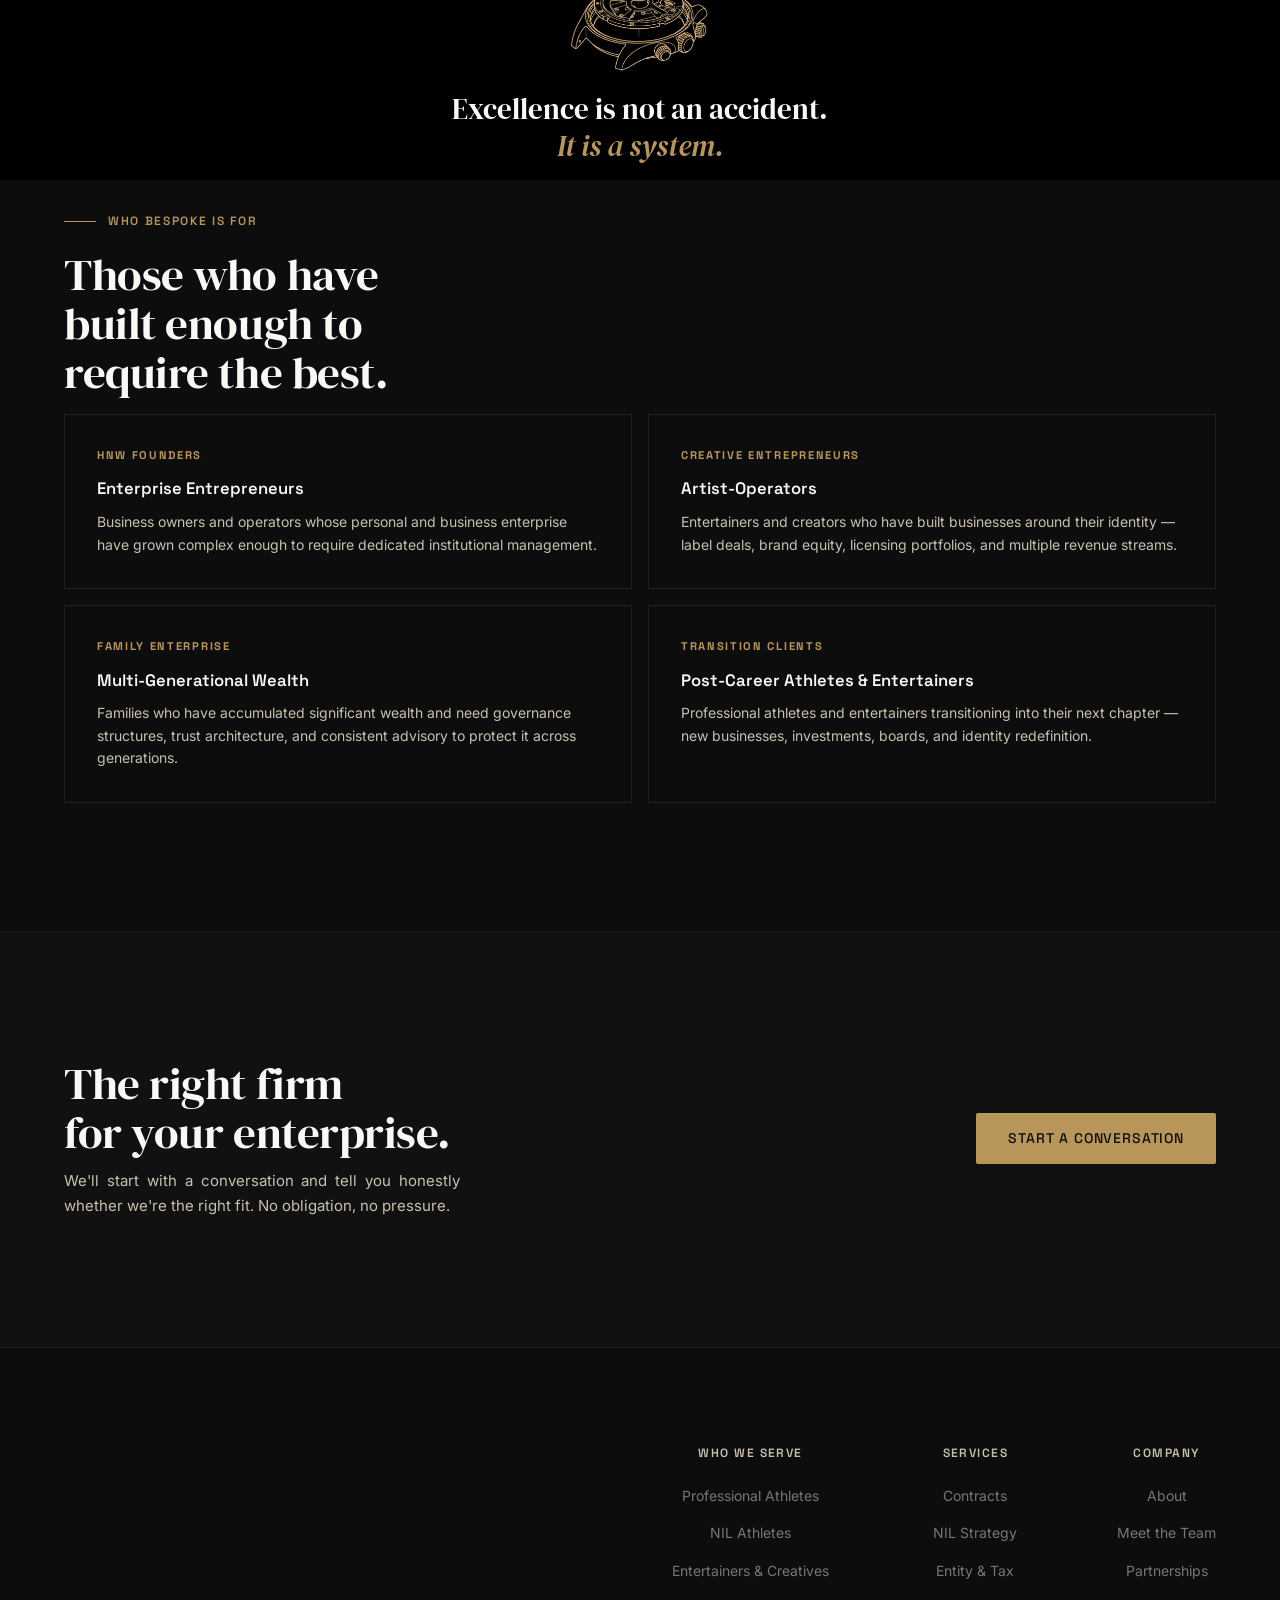
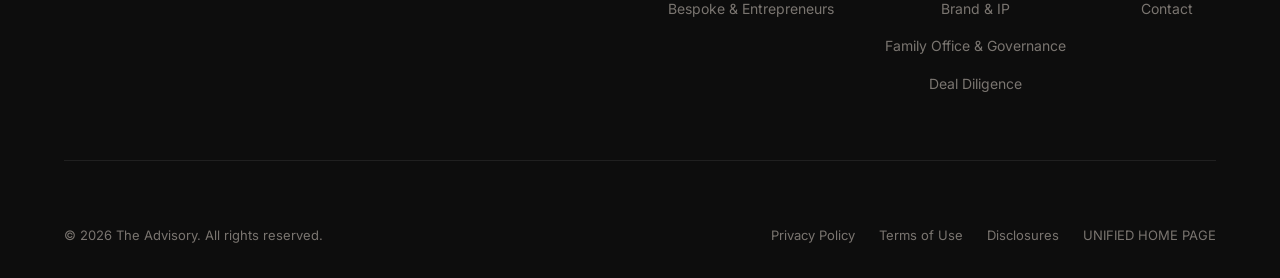
<file: bespoke.html>
﻿<!DOCTYPE html>
<html lang="en">
<head>
  <meta charset="UTF-8">
  <meta name="viewport" content="width=device-width, initial-scale=1.0">
  <title>Bespoke &amp; Entrepreneurs | The Advisory</title>
  <meta name="description" content="The Advisory's bespoke advisory for high-net-worth entrepreneurs, enterprise founders, and those who require institutional management of complex personal and business enterprise.">
  <link rel="stylesheet" href="css/design-system.css">
  <link rel="stylesheet" href="css/nav.css">
  <style>
    body { background-color: var(--near-black); }

    /* ===== BESPOKE HERO: Video + stencil (NIL-style) ===== */
    .bespoke-hero {
      --hero-headline-size: clamp(2.75rem, 5.5vw, 6.5rem);
      --hero-headline-lh: 0.92;
    }

    .bespoke-hero .page-hero__content {
      z-index: 3;
    }

    .bespoke-hero-video {
      position: absolute;
      inset: 0;
      z-index: 0;
    }

    .bespoke-hero-video iframe {
      position: absolute;
      top: 50%;
      left: 50%;
      transform: translate(-50%, -50%);
      width: 177.78vh;
      min-width: 100%;
      height: 100%;
      min-height: 56.25vw;
      border: none;
      pointer-events: none;
    }

    .bespoke-hero-overlay {
      position: absolute;
      inset: 0;
      background: linear-gradient(
        to top,
        rgba(13,13,13,1) 0%,
        rgba(13,13,13,0.7) 40%,
        rgba(13,13,13,0.3) 100%
      );
      z-index: 1;
    }

    .bespoke-hero-stencil {
      position: absolute;
      top: 16.67%;
      left: 0;
      right: 0;
      width: 100%;
      height: auto;
      z-index: 2;
      display: flex;
      align-items: center;
      justify-content: center;
      transform: translateY(-50%);
      pointer-events: none;
      overflow: hidden;
      padding: 0 var(--container-padding);
    }

    .bespoke-hero-stencil .stencil-text {
      font-family: var(--font-sans);
      font-size: clamp(8rem, 22vw, 28rem);
      font-weight: 700;
      letter-spacing: -0.04em;
      text-transform: uppercase;
      color: transparent;
      -webkit-text-stroke: 1px rgba(184,150,90,0.15);
      opacity: 0.7;
      user-select: none;
      white-space: nowrap;
    }

    /* ===== WHAT BESPOKE MEANS ===== */
    .bespoke-definition {
      background-color: var(--charcoal);
      padding: var(--space-3) 0 var(--space-2);
    }

    .bd-layout {
      display: grid;
      grid-template-columns: 1fr 1fr;
      gap: var(--space-3);
      align-items: start;
    }

    .bd-layout .display-md {
      margin-bottom: var(--space-2);
    }

    .bespoke-definition-lead {
      text-align: justify;
      margin-bottom: 0;
    }

    .bd-lanes {
      margin-top: 0;
    }

    .bd-lanes .lane-card {
      padding: var(--space-2) 0;
    }

    .bd-lanes .lane-card:first-child {
      padding-top: 0;
    }

    /* ===== WHO IT'S FOR ===== */
    .bespoke-clients {
      background-color: var(--near-black);
      padding: var(--space-3) 0 var(--space-8);
    }

    .bespoke-clients .reveal > .display-md {
      margin-bottom: 0;
    }

    .bc-grid {
      display: grid;
      grid-template-columns: 1fr 1fr;
      gap: var(--space-2);
      margin-top: var(--space-2);
    }

    .bc-item {
      padding: var(--space-4);
      border: 1px solid var(--border-dark);
      transition: border-color var(--duration-base) var(--ease-smooth);
    }

    .bc-item:hover { border-color: var(--gold); }

    .bc-item-head {
      display: flex;
      align-items: flex-start;
      justify-content: space-between;
      gap: var(--space-2);
    }

    .bc-chevron {
      display: none;
    }

    .bc-label {
      font-family: var(--font-sans);
      font-size: 0.7rem;
      font-weight: 700;
      letter-spacing: 0.15em;
      text-transform: uppercase;
      color: var(--gold);
      margin-bottom: 0.75rem;
    }

    .bc-title {
      font-family: var(--font-sans);
      font-size: clamp(1rem, 1.3vw, 1.2rem);
      font-weight: 600;
      color: var(--ivory);
      margin-bottom: 0.5rem;
    }

    .bc-desc {
      font-size: 0.875rem;
      color: var(--stone);
      line-height: 1.6;
    }

    /* ===== DIAL DISPLAY (replaces mid-page video) ===== */
    .bespoke-dials-section {
      background-color: #000;
      padding: var(--space-2) var(--container-padding);
      border-top: 1px solid var(--border-dark);
    }

    .bespoke-dials-inner {
      max-width: var(--container-max);
      margin: 0 auto;
    }

    .bespoke-caseback {
      position: relative;
      border: none;
      padding: 0;
      background: transparent;
      box-shadow: none;
      overflow: hidden;
    }

    .bespoke-caseback::before,
    .bespoke-caseback::after {
      content: none;
    }

    .bespoke-caseback::after {
      content: none;
    }

    .bespoke-caseback-image {
      width: min(100%, 190px);
      height: auto;
      display: block;
      margin: 0 auto;
      opacity: 0;
      transform: translateY(24px) scale(0.98);
      transition: transform 1.35s cubic-bezier(0.22, 1, 0.36, 1),
                  opacity 1.1s ease-out;
      filter: none;
    }

    @media (max-width: 1024px) {
      .bespoke-caseback-image {
        width: min(100%, 160px);
      }
    }

    @media (max-width: 768px) {
      .bespoke-caseback-image {
        width: min(100%, 120px);
      }
    }

    .bespoke-dials-section.is-animated .bespoke-caseback-image {
      opacity: 1;
      transform: translateY(0) scale(1);
    }

    .bespoke-dial-grid {
      display: flex;
      flex-wrap: wrap;
      justify-content: center;
      align-items: center;
      gap: var(--space-4);
      margin-bottom: var(--space-5);
      min-height: 280px;
    }

    .bespoke-dial {
      display: flex;
      flex-direction: column;
      align-items: center;
      gap: 0.5rem;
      width: var(--dial-size, 5rem);
    }

    .bespoke-dial-face {
      position: relative;
      width: var(--dial-size, 5rem);
      height: var(--dial-size, 5rem);
      border-radius: 50%;
      border: 1px solid rgba(184,150,90,0.32);
      background:
        repeating-conic-gradient(from 0deg, rgba(184,150,90,0.12) 0deg 2deg, transparent 2deg 18deg),
        radial-gradient(circle at 50% 50%, rgba(184,150,90,0.08) 0%, transparent 70%);
    }

    .bespoke-dial-face::before {
      content: '';
      position: absolute;
      inset: 17%;
      border-radius: 50%;
      border: 1px solid rgba(184,150,90,0.17);
    }

    .bespoke-dial-face::after {
      content: '';
      position: absolute;
      left: 50%;
      top: 50%;
      width: 0.42rem;
      height: 0.42rem;
      transform: translate(-50%, -50%);
      border-radius: 50%;
      background: var(--gold);
      box-shadow: 0 0 0 3px rgba(13, 13, 13, 0.9);
    }

    .bespoke-dial-hand {
      position: absolute;
      left: 50%;
      top: 50%;
      width: 2px;
      height: 40%;
      margin-left: -1px;
      background: var(--gold);
      transform-origin: 50% 100%;
      transform: rotate(-120deg);
      opacity: 0.85;
      transition: transform 1.4s cubic-bezier(0.22, 1, 0.36, 1);
    }

    .bespoke-dials-section.is-animated .bespoke-dial-hand {
      transform: rotate(var(--target-angle, 0deg));
    }

    .bespoke-dial-label {
      font-family: var(--font-sans);
      font-size: 0.6rem;
      font-weight: 600;
      letter-spacing: 0.06em;
      text-transform: uppercase;
      color: var(--muted);
      text-align: center;
      line-height: 1.25;
      max-width: 7rem;
    }

    .bespoke-dials-cta {
      text-align: center;
      padding-top: var(--space-1);
      margin-top: var(--space-1);
      border-top: none;
    }

    .bespoke-dials-cta p {
      font-family: var(--font-display);
      font-size: clamp(1.125rem, 2.25vw, 2.0625rem);
      line-height: 1.2;
      color: var(--ivory);
      margin: 0;
    }

    .bespoke-dials-cta p + p {
      margin-top: 0.175rem;
      font-style: italic;
      color: var(--gold);
    }

    /* ===== BOTTOM CTA ===== */
    .bespoke-cta-inner {
      display: grid;
      grid-template-columns: 1fr auto;
      gap: var(--space-4);
      align-items: center;
    }

    .bespoke-cta-desc {
      color: var(--stone);
      font-size: 0.9375rem;
      max-width: 44ch;
      line-height: 1.65;
      text-align: justify;
    }

    /* ===== RESPONSIVE (tablet / phablet / mobile — 1023px and below) ===== */
    @media (max-width: 1023px) {
      /* --- Hero: +10% height, content pinned to bottom edge --- */
      .bespoke-hero.page-hero--viewport {
        display: flex;
        flex-direction: column;
        justify-content: flex-end;
        height: auto;
        min-height: calc(60vh * 1.10 + var(--space-3));
        max-height: none;
        padding-top: calc(72px + var(--space-2));
        padding-bottom: 0;
        align-items: stretch;
        overflow: hidden;
      }

      .bespoke-hero-stencil .stencil-text {
        display: block;
        width: 100%;
        text-align: center;
        font-size: clamp(2.75rem, 14.5vw, 6rem);
        letter-spacing: -0.025em;
        line-height: 1;
      }

      .bespoke-hero .page-hero__content {
        position: relative;
        flex: 0 0 auto;
        margin-top: auto;
        width: 100%;
        max-width: none;
        padding: 0 var(--container-padding) var(--space-2);
      }

      .bespoke-hero .page-hero__layout {
        row-gap: var(--space-3);
        --hero-aside-offset: 0px;
      }

      .bespoke-hero .page-hero__eyebrow {
        margin-bottom: var(--space-2);
      }

      .bespoke-hero .page-hero__headline {
        margin-top: 0;
      }

      .bespoke-hero .page-hero__tagline {
        margin-top: var(--space-2);
      }

      .bespoke-hero .page-hero__aside {
        width: 100%;
        align-self: stretch;
        margin-top: 0;
      }

      .bespoke-hero .page-hero__actions {
        flex-direction: row;
        align-items: stretch;
        justify-content: flex-start;
        width: 100%;
        max-width: none;
        gap: var(--space-2);
      }

      .bespoke-hero .page-hero__actions .btn {
        flex: 1 1 auto;
        min-width: 0;
        min-height: 44px;
        justify-content: center;
        text-align: center;
        padding-left: 0.5rem;
        padding-right: 0.5rem;
        font-size: clamp(0.6875rem, 1.6vw, 0.8125rem);
      }

      .bd-layout { grid-template-columns: 1fr; }

      .bd-lanes {
        margin-top: var(--space-1);
      }

      .bd-lanes .lane-card:first-child {
        padding-top: var(--space-2);
      }

      /* Lane cards: collapsible + chevron */
      .bespoke-definition .lane-card.rc-collapsible:not(.rc-expanded) {
        grid-template-columns: 2rem 1fr 1.5rem;
        align-items: center;
        padding-top: var(--space-3);
        padding-bottom: var(--space-3);
      }

      .bespoke-definition .lane-card.rc-collapsible:not(.rc-expanded) .lane-title {
        margin-bottom: 0;
      }

      .bespoke-definition .lane-card.rc-collapsible:not(.rc-expanded) .lane-arrow {
        display: block;
        justify-self: end;
        text-align: right;
        width: 1.5rem;
        margin-top: 0;
        line-height: 1;
        font-size: 0;
        transform: none;
      }

      .bespoke-definition .lane-card.rc-collapsible:not(.rc-expanded) .lane-arrow::after {
        content: '+';
        font-family: var(--font-sans);
        font-size: 1.125rem;
        font-weight: 400;
        color: var(--gold);
        opacity: 0.55;
      }

      .bespoke-definition .lane-card.rc-collapsible.rc-expanded .lane-arrow {
        font-size: inherit;
      }

      .bespoke-definition .lane-card.rc-collapsible.rc-expanded .lane-arrow::after {
        content: none;
      }

      /* Who Bespoke Is For: collapsible cards */
      .bc-grid { grid-template-columns: 1fr; }

      .bc-item.rc-collapsible {
        cursor: pointer;
      }

      .bc-item.rc-collapsible:not(.rc-expanded) {
        position: relative;
        display: block;
        padding: var(--space-3);
        padding-right: calc(1.5rem + var(--space-3));
        min-height: 44px;
      }

      .bc-item.rc-collapsible:not(.rc-expanded) .bc-item-head {
        display: block;
        padding-right: 0;
      }

      .bc-item.rc-collapsible:not(.rc-expanded) .bc-label {
        margin-bottom: 0.35rem;
      }

      .bc-item.rc-collapsible:not(.rc-expanded) .bc-title {
        margin-bottom: 0;
        padding-right: 0;
      }

      .bc-item.rc-collapsible:not(.rc-expanded) .bc-desc {
        display: none;
      }

      .bc-chevron {
        display: block;
        flex: 0 0 1.5rem;
        width: 1.5rem;
        text-align: center;
        font-family: var(--font-sans);
        font-size: 1.125rem;
        font-weight: 400;
        line-height: 1;
        color: var(--gold);
        opacity: 0.55;
        margin-top: 0;
      }

      .bc-item.rc-collapsible:not(.rc-expanded) .bc-chevron {
        position: absolute;
        top: 50%;
        right: var(--space-3);
        transform: translateY(-50%);
      }

      .bc-item.rc-collapsible:not(.rc-expanded) .bc-chevron::after {
        content: '+';
      }

      .bc-item.rc-collapsible.rc-expanded .bc-item-head {
        display: flex;
        align-items: flex-start;
        justify-content: space-between;
        gap: var(--space-2);
      }

      .bc-item.rc-collapsible.rc-expanded .bc-chevron::after {
        content: '-';
      }

      .bespoke-cta {
        padding: var(--space-4) 0 var(--space-3) !important;
      }

      .bespoke-cta-inner {
        display: flex;
        flex-direction: column;
        align-items: stretch;
        gap: var(--space-3);
      }

      .bespoke-cta-inner h2 {
        margin-bottom: 0 !important;
      }

      .bespoke-cta-desc {
        max-width: none;
      }

      .bespoke-cta-inner .btn {
        align-self: center;
        display: inline-flex;
        justify-content: center;
        text-align: center;
        padding: 0.65rem 1.25rem;
        font-size: 0.75rem;
      }
    }

    @media (max-width: 767px) {
      .bespoke-hero.page-hero--viewport {
        min-height: calc(100vh * 1.10);
      }
    }
  </style>
</head>
<body class="page-video-hero">

  <!-- HEADER -->
  <header class="site-header" id="site-header">
    <div class="container header-inner">
      <a href="home.html" class="site-logo"><div class="logo-text"><span class="logo-name">The Advisory</span><span class="logo-sub">Enterprise Management</span></div></a>
      <div class="header-center">
      <nav class="primary-nav">
        <ul>
          <li class="nav-item active"><a href="#" class="nav-link">Who We Serve<svg class="chevron" viewBox="0 0 12 12" fill="none" stroke="currentColor" stroke-width="1.5"><path d="M2 4l4 4 4-4"/></svg></a>
            <ul class="dropdown">
              <li class="dropdown-item"><a href="sports.html" class="dropdown-link">Professional Athletes</a></li>
              <li class="dropdown-item"><a href="nil.html" class="dropdown-link">NIL Athletes</a></li>
              <li class="dropdown-item"><a href="creatives.html" class="dropdown-link">Entertainers &amp; Creatives</a></li>
              <li class="dropdown-item"><a href="bespoke.html" class="dropdown-link">Bespoke &amp; Entrepreneurs</a></li>
            </ul>
          </li>
          <li class="nav-item"><a href="services.html" class="nav-link">Services</a></li>
          <li class="nav-item"><a href="nil.html" class="nav-link">NIL</a></li>
          <li class="nav-item"><a href="partnerships.html" class="nav-link">Partnerships</a></li>
          <li class="nav-item"><a href="about.html" class="nav-link">About<svg class="chevron" viewBox="0 0 12 12" fill="none" stroke="currentColor" stroke-width="1.5"><path d="M2 4l4 4 4-4"/></svg></a><ul class="dropdown"><li class="dropdown-item"><a href="about.html" class="dropdown-link">About The Advisory</a></li><li class="dropdown-item"><a href="https://theadvisorypllc.com/attorneys" class="dropdown-link">Meet the Team</a></li></ul></li>
        </ul>
      </nav>
            <div class="header-cta">
        <a href="contact.html" class="btn btn--ghost">Start a Conversation</a>
      </div>
      </div>
      <a href="https://theadvisorypllc.com/" class="header-cta-link">View Legal Offerings</a>

      <button class="mobile-toggle" aria-label="Toggle menu"><span></span><span></span><span></span></button>
    </div>
  </header>
  <div class="mobile-nav-overlay"></div>
  <nav class="mobile-nav">
    <ul>
      <li class="mobile-nav-item"><button class="mobile-nav-trigger" data-submenu="mb-serve"><span>Who We Serve</span><svg class="m-chevron" viewBox="0 0 20 20" fill="none" stroke="currentColor" stroke-width="1.5"><path d="M5 8l5 5 5-5"/></svg></button>
        <div class="mobile-submenu" id="mb-serve">
          <a href="sports.html" class="mobile-submenu-link">Professional Athletes</a>
          <a href="nil.html" class="mobile-submenu-link">NIL Athletes</a>
          <a href="creatives.html" class="mobile-submenu-link">Entertainers &amp; Creatives</a>
          <a href="bespoke.html" class="mobile-submenu-link">Bespoke &amp; Entrepreneurs</a>
        </div>
      </li>
      <li class="mobile-nav-item"><button class="mobile-nav-trigger"><a href="services.html">Services</a></button></li>
      <li class="mobile-nav-item"><button class="mobile-nav-trigger"><a href="nil.html">NIL</a></button></li>
      <li class="mobile-nav-item"><button class="mobile-nav-trigger"><a href="partnerships.html">Partnerships</a></button></li>
      <li class="mobile-nav-item">
        <button class="mobile-nav-trigger" data-submenu="mb-about">
          <span>About</span>
          <svg class="m-chevron" viewBox="0 0 20 20" fill="none" stroke="currentColor" stroke-width="1.5"><path d="M5 8l5 5 5-5"/></svg>
        </button>
        <div class="mobile-submenu" id="mb-about">
          <a href="about.html" class="mobile-submenu-link">About The Advisory</a>
          <a href="https://theadvisorypllc.com/attorneys" class="mobile-submenu-link">Meet the Team</a>
        </div>
      </li>
    </ul>
        <div class="mobile-nav-cta">
      <a href="contact.html" class="btn btn--primary">Start a Conversation</a>
      <a href="https://theadvisorypllc.com/" class="header-cta-link" style="text-align:center;display:block;padding:0.5rem 0;">View Legal Offerings</a>
    </div>
  </nav>

  <!-- HERO -->
  <section class="bespoke-hero page-hero page-hero--viewport">
    <div class="bespoke-hero-video">
      <iframe
        id="bespoke-hero-player"
        src="https://player.vimeo.com/video/1173897349?badge=0&autopause=0&player_id=0&app_id=58479&autoplay=1&muted=1&loop=1&background=1"
        width="1920"
        height="1080"
        frameborder="0"
        allow="autoplay; fullscreen; picture-in-picture; clipboard-write; encrypted-media; web-share"
        referrerpolicy="strict-origin-when-cross-origin"
        title="The Advisory Creative Enterprise"></iframe>
    </div>

    <button type="button" class="page-hero-vimeo-unmute" data-vimeo-for="bespoke-hero-player" aria-label="Unmute hero video">
      <span class="page-hero-vimeo-unmute-icon" aria-hidden="true"></span>
      Tap to Unmute
    </button>

    <div class="bespoke-hero-overlay"></div>

    <div class="bespoke-hero-stencil" aria-hidden="true">
      <span class="stencil-text">BESPOKE</span>
    </div>

    <div class="page-hero__content">
      <div class="page-hero__layout">
        <div class="page-hero__main">
          <div class="page-hero__eyebrow">
            <span class="label text-gold">Bespoke &amp; Entrepreneurs</span>
          </div>
          <h1 class="page-hero__headline">
            Built for those who built.<br><em>something</em> worth protecting.
          </h1>
          <p class="page-hero__tagline">
            Not every exceptional person is an athlete or an entertainer. Some are enterprise founders,
            operators, and high-net-worth individuals who have created unusual personal value,
            and need an advisory relationship that matches the complexity of what they've built.
          </p>
        </div>
        <div class="page-hero__aside">
          <div class="page-hero__actions">
            <a href="contact.html" class="btn btn--primary">Explore Representation</a>
          </div>
        </div>
      </div>
    </div>
  </section>

  <!-- WHAT BESPOKE MEANS -->
  <section class="bespoke-definition">
    <div class="container">
      <div class="bd-layout">
        <div class="reveal">
          <div class="eyebrow"><span class="label">What Bespoke Means</span></div>
          <h2 class="display-md text-white">
            Not a product.<br>Not a package.<br><em style="color: var(--gold); font-style: italic;">A relationship.</em>
          </h2>
          <p class="body-md text-stone bespoke-definition-lead">
            Bespoke clients receive a fully customized advisory relationship. No predefined tiers,
            no templated deliverables. We learn your enterprise, your goals, and your complexity,
            and we build the advisory structure around it.
          </p>
        </div>
        <div class="bd-lanes reveal reveal-delay-2">
          <div class="lane-card rc-collapsible" data-href="services.html#entity" role="link" tabindex="0">
            <span class="lane-number">01</span>
            <div>
              <div class="lane-title">Complete Enterprise Assessment</div>
              <div class="lane-desc">We start by mapping your entire enterprise, legal, financial, structural, and operational, and identifying every risk and opportunity.</div>
            </div>
            <span class="lane-arrow">?</span>
          </div>
          <div class="lane-card rc-collapsible" data-href="services.html#contracts" role="link" tabindex="0">
            <span class="lane-number">02</span>
            <div>
              <div class="lane-title">Custom Advisory Architecture</div>
              <div class="lane-desc">We design a service engagement that reflects your actual needs, not a standard package. Every deliverable has a purpose.</div>
            </div>
            <span class="lane-arrow">?</span>
          </div>
          <div class="lane-card rc-collapsible" data-href="contact.html" role="link" tabindex="0">
            <span class="lane-number">03</span>
            <div>
              <div class="lane-title">Ongoing Institutional Partnership</div>
              <div class="lane-desc">Bespoke relationships are built for the long term. We become part of your advisory infrastructure, not a vendor you call when something goes wrong.</div>
            </div>
            <span class="lane-arrow">?</span>
          </div>
          <div class="lane-card rc-collapsible" data-href="services.html#family-governance" role="link" tabindex="0">
            <span class="lane-number">04</span>
            <div>
              <div class="lane-title">Family Office and Trust Design</div>
              <div class="lane-desc">Governance, trust architecture, and succession planning built to protect family assets and honor your intentions across generations.</div>
            </div>
            <span class="lane-arrow">?</span>
          </div>
        </div>
      </div>
    </div>
  </section>

  <!-- DIAL DISPLAY -->
  <section class="bespoke-dials-section" id="bespoke-dials" aria-label="Advisory control landscape">
    <div class="bespoke-dials-inner">
      <div class="bespoke-caseback">
        <img src="images/bespoke-caseback-attachment.png" alt="Exploded fine-watch caseback illustration" class="bespoke-caseback-image">
        <div class="bespoke-dials-cta">
          <p>Excellence is not an accident.</p>
          <p>It is a system.</p>
        </div>
      </div>
    </div>
  </section>

  <!-- WHO IT'S FOR -->
  <section class="bespoke-clients">
    <div class="container">
      <div class="reveal" style="margin-bottom: 0;">
        <div class="eyebrow"><span class="label">Who Bespoke Is For</span></div>
        <h2 class="display-md text-white" style="max-width: 16ch;">Those who have built enough to require the best.</h2>
      </div>

      <div class="bc-grid">
        <div class="bc-item reveal rc-collapsible" tabindex="0" role="button">
          <div class="bc-label">HNW Founders</div>
          <div class="bc-item-head">
            <div class="bc-title">Enterprise Entrepreneurs</div>
            <span class="bc-chevron" aria-hidden="true"></span>
          </div>
          <div class="bc-desc">Business owners and operators whose personal and business enterprise have grown complex enough to require dedicated institutional management.</div>
        </div>
        <div class="bc-item reveal reveal-delay-1 rc-collapsible" tabindex="0" role="button">
          <div class="bc-label">Creative Entrepreneurs</div>
          <div class="bc-item-head">
            <div class="bc-title">Artist-Operators</div>
            <span class="bc-chevron" aria-hidden="true"></span>
          </div>
          <div class="bc-desc">Entertainers and creators who have built businesses around their identity — label deals, brand equity, licensing portfolios, and multiple revenue streams.</div>
        </div>
        <div class="bc-item reveal rc-collapsible" tabindex="0" role="button">
          <div class="bc-label">Family Enterprise</div>
          <div class="bc-item-head">
            <div class="bc-title">Multi-Generational Wealth</div>
            <span class="bc-chevron" aria-hidden="true"></span>
          </div>
          <div class="bc-desc">Families who have accumulated significant wealth and need governance structures, trust architecture, and consistent advisory to protect it across generations.</div>
        </div>
        <div class="bc-item reveal reveal-delay-1 rc-collapsible" tabindex="0" role="button">
          <div class="bc-label">Transition Clients</div>
          <div class="bc-item-head">
            <div class="bc-title">Post-Career Athletes &amp; Entertainers</div>
            <span class="bc-chevron" aria-hidden="true"></span>
          </div>
          <div class="bc-desc">Professional athletes and entertainers transitioning into their next chapter — new businesses, investments, boards, and identity redefinition.</div>
        </div>
      </div>
    </div>
  </section>

  <!-- CTA -->
  <section class="bespoke-cta section section--charcoal" style="padding: var(--space-8) 0;">
    <div class="container">
      <div class="bespoke-cta-inner reveal">
        <div>
          <h2 class="display-md text-white" style="margin-bottom: 0.75rem;">The right firm<br>for your enterprise.</h2>
          <p class="bespoke-cta-desc">We'll start with a conversation and tell you honestly whether we're the right fit. No obligation, no pressure.</p>
        </div>
        <a href="contact.html" class="btn btn--primary">Start a Conversation</a>
      </div>
    </div>
  </section>

  <!-- FOOTER -->
  <footer class="site-footer">
    <div class="container">
      <div class="footer-top">
        <div class="footer-nav-cols"><div class="footer-col"><h5>Who We Serve</h5><ul><li><a href="sports.html">Professional Athletes</a></li><li><a href="nil.html">NIL Athletes</a></li><li><a href="creatives.html">Entertainers &amp; Creatives</a></li><li><a href="bespoke.html">Bespoke &amp; Entrepreneurs</a></li></ul></div>
        <div class="footer-col"><h5>Services</h5><ul><li><a href="services.html#contracts">Contracts</a></li><li><a href="nil.html">NIL Strategy</a></li><li><a href="services.html#entity">Entity &amp; Tax</a></li><li><a href="services.html#brand-ip">Brand &amp; IP</a></li><li><a href="services.html#family-governance">Family Office &amp; Governance</a></li><li><a href="services.html#diligence">Deal Diligence</a></li></ul></div>
        <div class="footer-col"><h5>Company</h5><ul><li><a href="about.html">About</a></li><li><a href="https://theadvisorypllc.com/attorneys">Meet the Team</a></li><li><a href="partnerships.html">Partnerships</a></li><li><a href="contact.html">Contact</a></li></ul></div></div>
      </div>
      <div class="footer-bottom">
        <p>&copy; 2026 The Advisory. All rights reserved.</p>
        <div class="footer-legal"><a href="privacy-policy.html">Privacy Policy</a><a href="terms-of-use.html">Terms of Use</a><a href="disclosures.html">Disclosures</a><a href="index.html">UNIFIED HOME PAGE</a></div>
      </div>
    </div>
  </footer>

  <script src="js/main.js"></script>
  <script>
    (function () {
      var section = document.getElementById('bespoke-dials');
      if (!section) return;
      var observer = new IntersectionObserver(function (entries) {
        entries.forEach(function (entry) {
          if (entry.isIntersecting) {
            section.classList.add('is-animated');
            observer.unobserve(section);
          }
        });
      }, { threshold: 0.35 });
      observer.observe(section);
    })();
  </script>
</body>
</html>
</file>
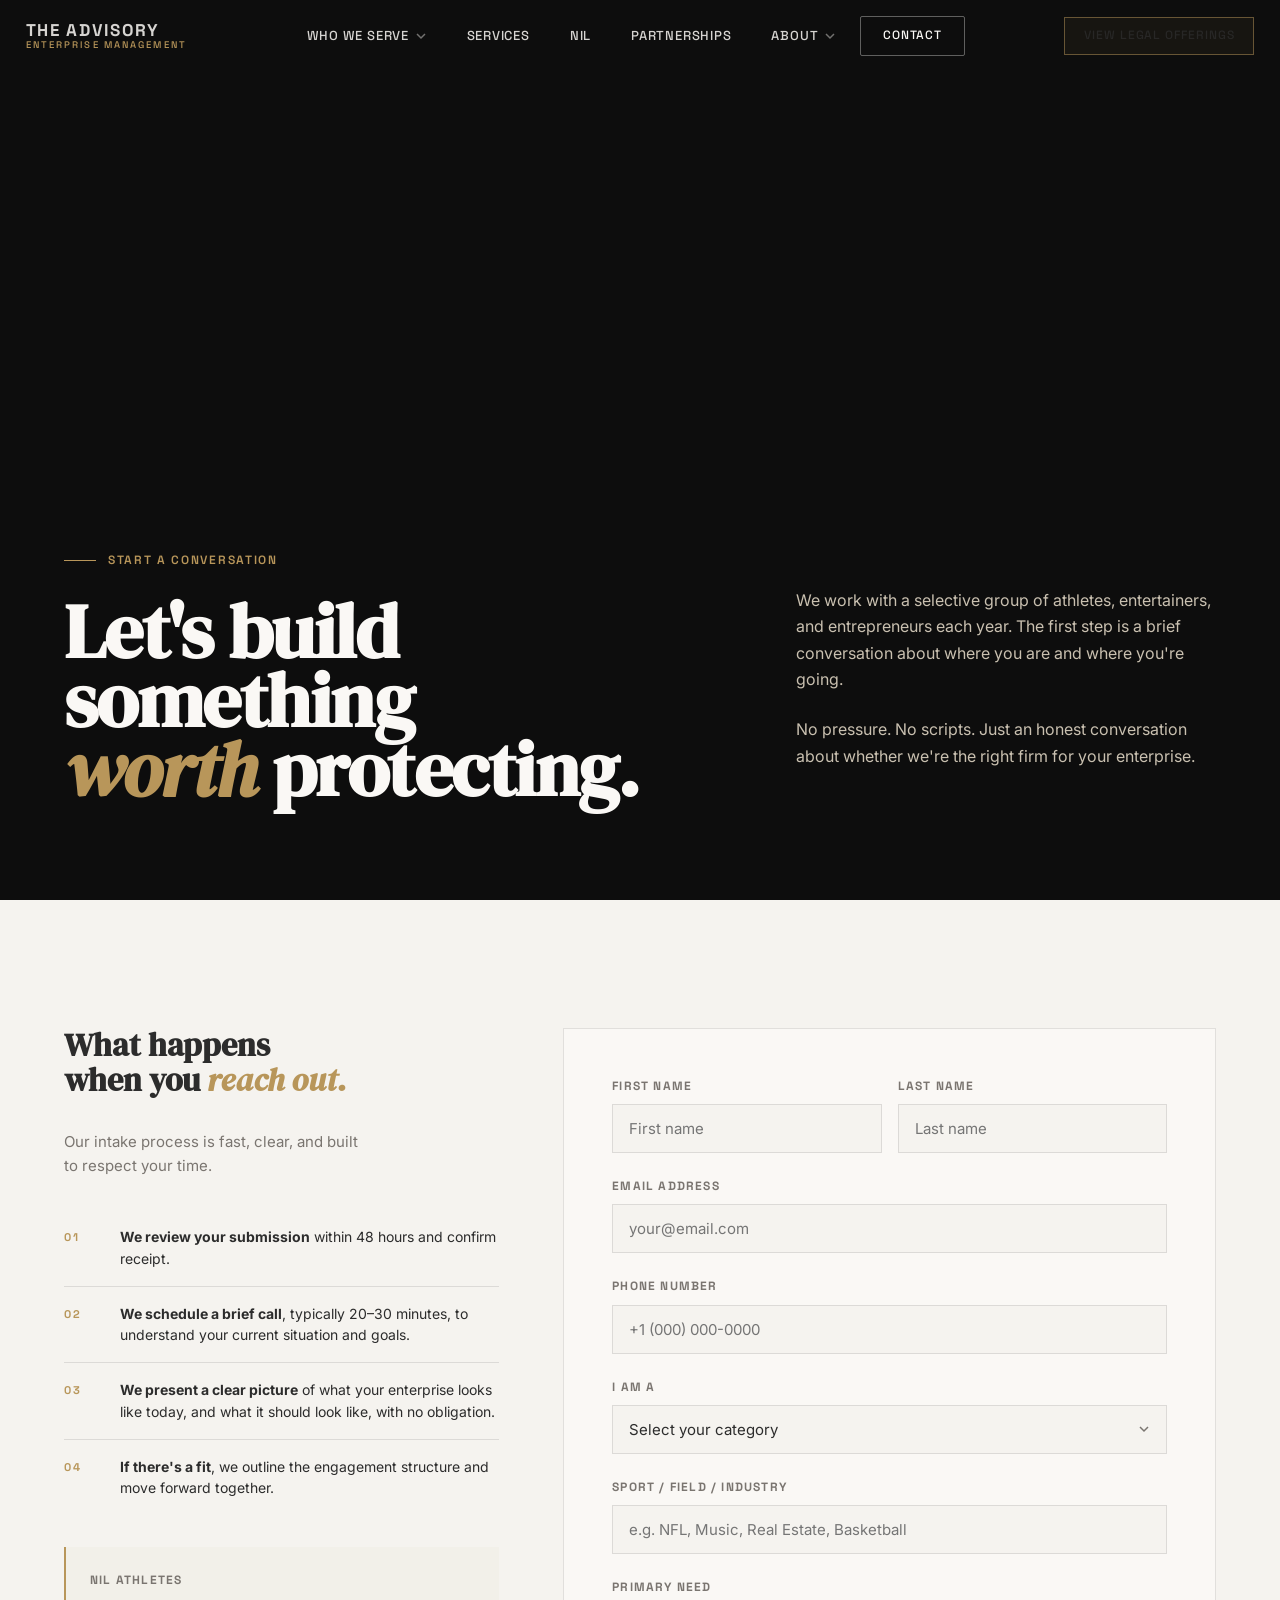
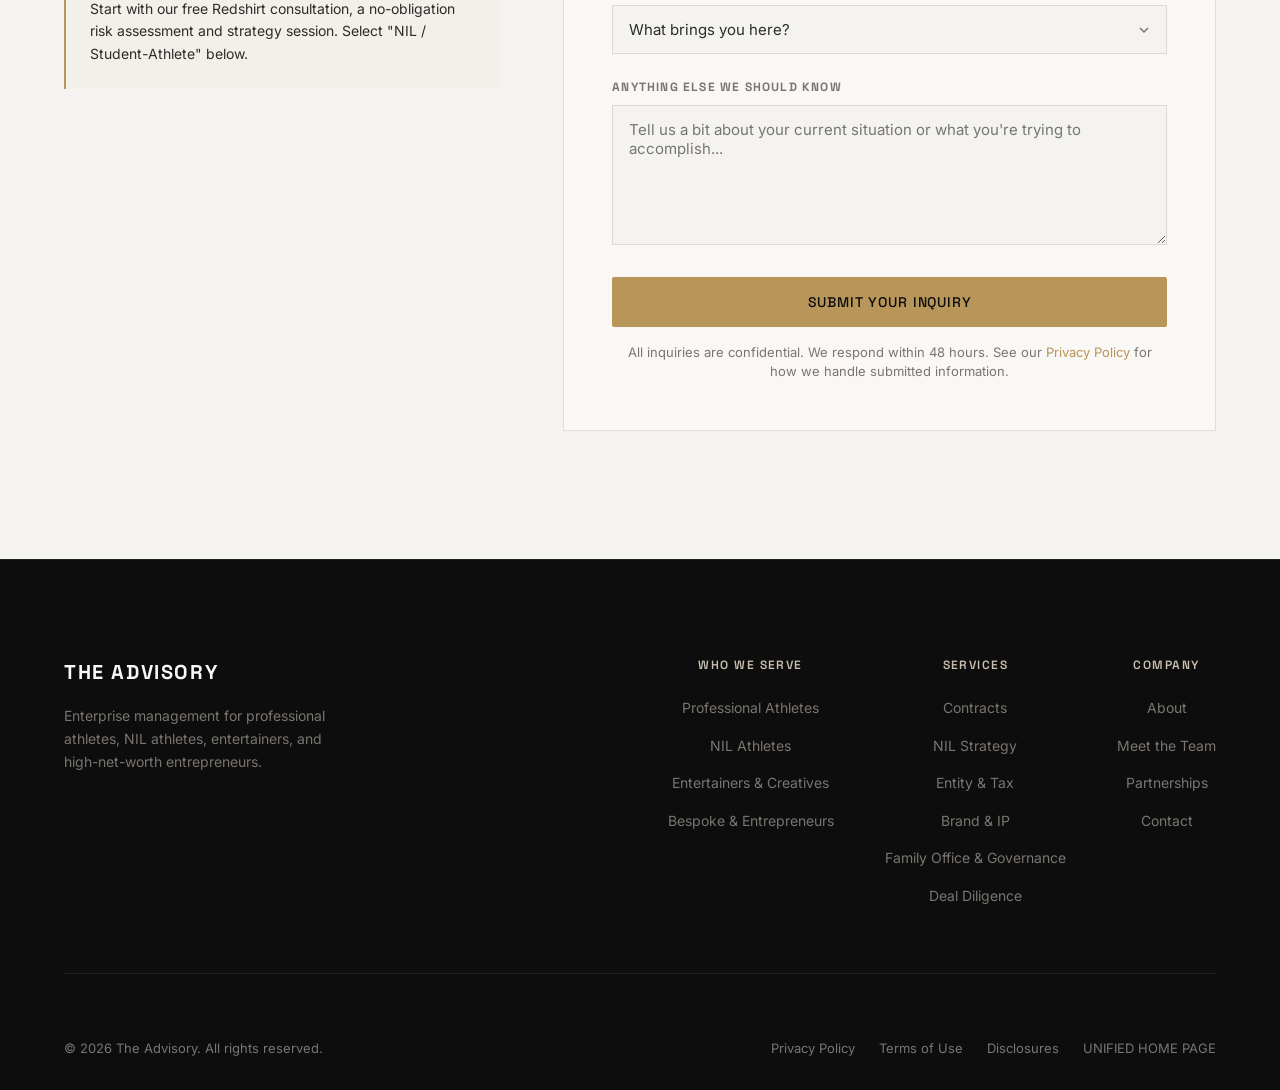
<file: contact.html>
﻿<!DOCTYPE html>
<html lang="en">
<head>
  <meta charset="UTF-8">
  <meta name="viewport" content="width=device-width, initial-scale=1.0">
  <title>Contact | The Advisory</title>
  <meta name="description" content="Start a conversation with The Advisory. We work with a selective group of athletes, entertainers, and entrepreneurs each year. Begin your Redshirt consultation today.">
  <link rel="stylesheet" href="css/design-system.css">
  <link rel="stylesheet" href="css/nav.css">
  <style>
    body { background-color: var(--warm-white); color: var(--body-text); }

    /* CONTACT HERO: shared page-hero layout */
    .contact-hero {
      --hero-headline-size: clamp(3rem, 6vw, 7.5rem);
      --hero-headline-lh: 0.9;
      background-color: var(--near-black);
    }

    .contact-hero .page-hero__content {
      z-index: 2;
    }

    .contact-hero-overlay {
      position: absolute;
      inset: 0;
      background: linear-gradient(
        to top,
        rgba(13,13,13,1) 0%,
        rgba(13,13,13,0.7) 40%,
        rgba(13,13,13,0.3) 100%
      );
      z-index: 1;
    }

    /* Header over dark hero (light page below) */
    #site-header.light-header:not(.scrolled-light) .logo-name,
    #site-header.light-header:not(.scrolled-light) .nav-link {
      color: rgba(250, 248, 245, 0.85) !important;
    }

    #site-header.light-header:not(.scrolled-light) .nav-item.active > .nav-link,
    #site-header.light-header:not(.scrolled-light) .nav-link:hover {
      color: var(--ivory) !important;
    }

    #site-header.light-header:not(.scrolled-light) .mobile-toggle span {
      background-color: var(--ivory);
    }

    #site-header.light-header:not(.scrolled-light) .header-cta .btn--ghost-dark {
      color: var(--ivory);
      border-color: rgba(250, 248, 245, 0.35);
    }

    #site-header.light-header:not(.scrolled-light) .header-cta .btn--ghost-dark:hover {
      border-color: var(--gold);
      color: var(--gold);
    }

    /* ===== CONTACT FORM SECTION ===== */
    .contact-section {
      background-color: var(--warm-white);
      padding: var(--space-8) 0;
    }

    .contact-layout {
      display: grid;
      grid-template-columns: 1fr 1.5fr;
      gap: var(--space-6);
      align-items: start;
    }

    /* Form styles */
    .contact-form {
      background-color: var(--ivory);
      border: 1px solid var(--border-light);
      padding: var(--space-5);
    }

    .form-group {
      margin-bottom: var(--space-3);
    }

    .form-label {
      display: block;
      font-family: var(--font-sans);
      font-size: 0.75rem;
      font-weight: 700;
      letter-spacing: 0.1em;
      text-transform: uppercase;
      color: var(--muted);
      margin-bottom: 0.5rem;
    }

    .form-input,
    .form-select,
    .form-textarea {
      width: 100%;
      font-family: var(--font-body);
      font-size: 0.9375rem;
      color: var(--body-text);
      background-color: var(--warm-white);
      border: 1px solid var(--border-light);
      padding: 0.875rem 1rem;
      border-radius: 0;
      outline: none;
      transition: border-color var(--duration-base) var(--ease-smooth);
      -webkit-appearance: none;
    }

    .form-input:focus,
    .form-select:focus,
    .form-textarea:focus {
      border-color: var(--gold);
    }

    .form-textarea {
      min-height: 140px;
      resize: vertical;
    }

    .form-select {
      cursor: pointer;
      background-image: url("data:image/svg+xml,%3Csvg xmlns='http://www.w3.org/2000/svg' width='12' height='12' viewBox='0 0 12 12' fill='none'%3E%3Cpath d='M2 4l4 4 4-4' stroke='%237A7570' stroke-width='1.5'/%3E%3C/svg%3E");
      background-repeat: no-repeat;
      background-position: right 1rem center;
      padding-right: 2.5rem;
    }

    .form-submit {
      width: 100%;
      padding: 1rem;
      justify-content: center;
      font-size: 0.875rem;
    }

    .form-note {
      font-size: 0.8125rem;
      color: var(--muted);
      text-align: center;
      margin-top: 1rem;
      line-height: 1.5;
    }

    /* Contact sidebar info */
    .contact-info-title {
      font-family: var(--font-display);
      font-size: clamp(1.5rem, 2.5vw, 2.5rem);
      color: var(--body-text);
      line-height: 1.1;
      margin-bottom: var(--space-4);
    }

    .contact-info-title em { font-style: italic; color: var(--gold); }

    .intake-steps {
      display: flex;
      flex-direction: column;
      gap: 0;
      margin-top: var(--space-4);
    }

    .intake-step {
      display: grid;
      grid-template-columns: 2.5rem 1fr;
      gap: var(--space-2);
      padding: var(--space-2) 0;
      border-bottom: 1px solid var(--border-light);
    }

    .intake-step:last-child { border-bottom: none; }

    .intake-num {
      font-family: var(--font-sans);
      font-size: 0.7rem;
      font-weight: 700;
      letter-spacing: 0.15em;
      color: var(--gold);
      text-transform: uppercase;
      padding-top: 3px;
    }

    .intake-text {
      font-size: 0.875rem;
      color: var(--body-text);
      line-height: 1.55;
    }

    /* ===== RESPONSIVE ===== */
    @media (max-width: 1024px) {
      .contact-layout { grid-template-columns: 1fr; }
    }
  </style>
</head>
<body>

  <!-- HEADER: light -->
  <header class="site-header light-header" id="site-header">
    <div class="container header-inner">
      <a href="home.html" class="site-logo">
        <div class="logo-text">
          <span class="logo-name">The Advisory</span>
          <span class="logo-sub">Enterprise Management</span>
        </div>
      </a>
      <div class="header-center">
      <nav class="primary-nav">
        <ul>
          <li class="nav-item"><a href="#" class="nav-link">Who We Serve<svg class="chevron" viewBox="0 0 12 12" fill="none" stroke="currentColor" stroke-width="1.5"><path d="M2 4l4 4 4-4"/></svg></a>
            <ul class="dropdown">
              <li class="dropdown-item"><a href="sports.html" class="dropdown-link">Professional Athletes</a></li>
              <li class="dropdown-item"><a href="nil.html" class="dropdown-link">NIL Athletes</a></li>
              <li class="dropdown-item"><a href="creatives.html" class="dropdown-link">Entertainers &amp; Creatives</a></li>
              <li class="dropdown-item"><a href="bespoke.html" class="dropdown-link">Bespoke &amp; Entrepreneurs</a></li>
            </ul>
          </li>
          <li class="nav-item"><a href="services.html" class="nav-link">Services</a></li>
          <li class="nav-item"><a href="nil.html" class="nav-link">NIL</a></li>
          <li class="nav-item"><a href="partnerships.html" class="nav-link">Partnerships</a></li>
          <li class="nav-item"><a href="about.html" class="nav-link">About<svg class="chevron" viewBox="0 0 12 12" fill="none" stroke="currentColor" stroke-width="1.5"><path d="M2 4l4 4 4-4"/></svg></a><ul class="dropdown"><li class="dropdown-item"><a href="about.html" class="dropdown-link">About The Advisory</a></li><li class="dropdown-item"><a href="https://theadvisorypllc.com/attorneys" class="dropdown-link">Meet the Team</a></li></ul></li>
        </ul>
      </nav>
      <div class="header-cta">
        <a href="contact.html" class="btn btn--ghost-dark">Contact</a>
      </div>
      </div>

      <a href="https://theadvisorypllc.com/" class="header-cta-link">View Legal Offerings</a>

      <button class="mobile-toggle" aria-label="Toggle menu">
        <span></span>
        <span></span>
        <span></span>
      </button>
    </div>
  </header>
  <div class="mobile-nav-overlay"></div>
  <nav class="mobile-nav">
    <ul>
      <li class="mobile-nav-item"><button class="mobile-nav-trigger" data-submenu="mct-serve"><span>Who We Serve</span><svg class="m-chevron" viewBox="0 0 20 20" fill="none" stroke="currentColor" stroke-width="1.5"><path d="M5 8l5 5 5-5"/></svg></button>
        <div class="mobile-submenu" id="mct-serve">
          <a href="sports.html" class="mobile-submenu-link">Professional Athletes</a>
          <a href="nil.html" class="mobile-submenu-link">NIL Athletes</a>
          <a href="creatives.html" class="mobile-submenu-link">Entertainers &amp; Creatives</a>
          <a href="bespoke.html" class="mobile-submenu-link">Bespoke &amp; Entrepreneurs</a>
        </div>
      </li>
      <li class="mobile-nav-item"><button class="mobile-nav-trigger"><a href="services.html">Services</a></button></li>
      <li class="mobile-nav-item"><button class="mobile-nav-trigger"><a href="nil.html">NIL</a></button></li>
      <li class="mobile-nav-item"><button class="mobile-nav-trigger"><a href="partnerships.html">Partnerships</a></button></li>
      <li class="mobile-nav-item">
        <button class="mobile-nav-trigger" data-submenu="mct-about">
          <span>About</span>
          <svg class="m-chevron" viewBox="0 0 20 20" fill="none" stroke="currentColor" stroke-width="1.5"><path d="M5 8l5 5 5-5"/></svg>
        </button>
        <div class="mobile-submenu" id="mct-about">
          <a href="about.html" class="mobile-submenu-link">About The Advisory</a>
          <a href="https://theadvisorypllc.com/attorneys" class="mobile-submenu-link">Meet the Team</a>
        </div>
      </li>
    </ul>
        <div class="mobile-nav-cta">
      <a href="contact.html" class="btn btn--primary">Start a Conversation</a>
      <a href="https://theadvisorypllc.com/" class="header-cta-link" style="text-align:center;display:block;padding:0.5rem 0;">View Legal Offerings</a>
    </div>
  </nav>

  <!-- HERO -->
  <section class="contact-hero page-hero page-hero--viewport">
    <div class="contact-hero-overlay"></div>

    <div class="page-hero__content">
      <div class="page-hero__layout">
        <div class="page-hero__main">
          <div class="page-hero__eyebrow">
            <span class="label text-gold">Start a Conversation</span>
          </div>
          <h1 class="page-hero__headline">
            Let's build something<br><em>worth</em> protecting.
          </h1>
        </div>
        <div class="page-hero__aside">
          <div class="page-hero__prose">
            <p class="body-lg text-stone">
              We work with a selective group of athletes, entertainers, and entrepreneurs each year.
              The first step is a brief conversation about where you are and where you're going.
            </p>
            <p class="body-md text-stone">
              No pressure. No scripts. Just an honest conversation about whether we're the right
              firm for your enterprise.
            </p>
          </div>
        </div>
      </div>
    </div>
  </section>

  <!-- CONTACT SECTION -->
  <section class="contact-section">
    <div class="container">
      <div class="contact-layout">

        <!-- SIDEBAR INFO -->
        <div class="reveal">
          <h2 class="contact-info-title">
            What happens<br>when you <em>reach out.</em>
          </h2>
          <p style="font-size: 0.9375rem; color: var(--muted); max-width: 34ch; margin-bottom: var(--space-2);">
            Our intake process is fast, clear, and built to respect your time.
          </p>

          <div class="intake-steps">
            <div class="intake-step">
              <span class="intake-num">01</span>
              <div class="intake-text"><strong>We review your submission</strong> within 48 hours and confirm receipt.</div>
            </div>
            <div class="intake-step">
              <span class="intake-num">02</span>
              <div class="intake-text"><strong>We schedule a brief call</strong>, typically 20–30 minutes, to understand your current situation and goals.</div>
            </div>
            <div class="intake-step">
              <span class="intake-num">03</span>
              <div class="intake-text"><strong>We present a clear picture</strong> of what your enterprise looks like today, and what it should look like, with no obligation.</div>
            </div>
            <div class="intake-step">
              <span class="intake-num">04</span>
              <div class="intake-text"><strong>If there's a fit</strong>, we outline the engagement structure and move forward together.</div>
            </div>
          </div>

          <div style="margin-top: var(--space-4); padding: var(--space-3); border-left: 2px solid var(--gold); background-color: rgba(184,150,90,0.04);">
            <div style="font-family:var(--font-sans);font-size:0.75rem;font-weight:700;letter-spacing:0.1em;text-transform:uppercase;color:var(--muted);margin-bottom:0.5rem;">NIL Athletes</div>
            <p style="font-size:0.875rem;color:var(--body-text);">Start with our free Redshirt consultation, a no-obligation risk assessment and strategy session. Select "NIL / Student-Athlete" below.</p>
          </div>
        </div>

        <!-- CONTACT FORM -->
        <div class="reveal reveal-delay-1">
          <div class="contact-form">
            <form id="contact-form" method="POST" onsubmit="handleFormSubmit(event)">

              <input type="text" name="_gotcha" style="display:none" tabindex="-1" autocomplete="off" aria-hidden="true">

              <div style="display: grid; grid-template-columns: 1fr 1fr; gap: var(--space-2);">
                <div class="form-group">
                  <label class="form-label" for="first-name">First Name</label>
                  <input class="form-input" type="text" id="first-name" name="first_name" placeholder="First name" required>
                </div>
                <div class="form-group">
                  <label class="form-label" for="last-name">Last Name</label>
                  <input class="form-input" type="text" id="last-name" name="last_name" placeholder="Last name" required>
                </div>
              </div>

              <div class="form-group">
                <label class="form-label" for="email">Email Address</label>
                <input class="form-input" type="email" id="email" name="email" placeholder="your@email.com" required>
              </div>

              <div class="form-group">
                <label class="form-label" for="phone">Phone Number</label>
                <input class="form-input" type="tel" id="phone" name="phone" placeholder="+1 (000) 000-0000">
              </div>

              <div class="form-group">
                <label class="form-label" for="inquiry-type">I Am A</label>
                <select class="form-select" id="inquiry-type" name="inquiry_type" required>
                  <option value="" disabled selected>Select your category</option>
                  <option value="pro-athlete">Professional Athlete</option>
                  <option value="nil-athlete">NIL / Student-Athlete</option>
                  <option value="entertainer">Entertainer / Creative</option>
                  <option value="entrepreneur">High-Net-Worth Entrepreneur</option>
                  <option value="agent-manager">Agent or Manager</option>
                  <option value="attorney-fiduciary">Attorney or Fiduciary</option>
                  <option value="trainer-advisor">Trainer or Advisor</option>
                  <option value="connector">Power Connector</option>
                  <option value="other">Other</option>
                </select>
              </div>

              <div class="form-group">
                <label class="form-label" for="sport-field">Sport / Field / Industry</label>
                <input class="form-input" type="text" id="sport-field" name="sport_field" placeholder="e.g. NFL, Music, Real Estate, Basketball">
              </div>

              <div class="form-group">
                <label class="form-label" for="primary-need">Primary Need</label>
                <select class="form-select" id="primary-need" name="primary_need">
                  <option value="" disabled selected>What brings you here?</option>
                  <option value="nil">NIL Strategy &amp; Compliance</option>
                  <option value="contracts">Contract / Deal Representation</option>
                  <option value="entity-tax">Entity &amp; Tax Structure</option>
                  <option value="brand-ip">Brand &amp; IP Protection</option>
                  <option value="family-gov">Family Office &amp; Governance</option>
                  <option value="diligence">Deal Diligence / Investment</option>
                  <option value="partnership">Partnership / Referral</option>
                  <option value="full-service">Full-Service Representation</option>
                  <option value="general">General Inquiry</option>
                </select>
              </div>

              <div class="form-group">
                <label class="form-label" for="message">Anything Else We Should Know</label>
                <textarea class="form-textarea" id="message" name="message" placeholder="Tell us a bit about your current situation or what you're trying to accomplish..."></textarea>
              </div>

              <button type="submit" class="btn btn--primary form-submit" id="contact-submit-btn">
                Submit Your Inquiry
              </button>

              <p id="form-error" class="form-note" style="display:none; color:#8b3a3a; margin-top:0.75rem;"></p>

              <p class="form-note">
                All inquiries are confidential. We respond within 48 hours. See our <a href="privacy-policy.html" style="color:var(--gold);">Privacy Policy</a> for how we handle submitted information.
              </p>

            </form>

            <div id="form-success" style="display:none; text-align:center; padding: var(--space-5);">
              <div style="font-size: 1.5rem; margin-bottom: 1rem;">?</div>
              <h3 style="font-family: var(--font-display); font-size: 1.75rem; color: var(--body-text); margin-bottom: 0.75rem;">We received your inquiry.</h3>
              <p style="color: var(--muted); font-size: 0.9375rem;">We'll be in touch within 48 hours. Thank you for taking the first step.</p>
            </div>
          </div>
        </div>

      </div>
    </div>
  </section>

  <!-- FOOTER -->
  <footer class="site-footer">
    <div class="container">
      <div class="footer-top">
        <div class="footer-brand">
          <div class="footer-logo">The Advisory</div>
          <p>Enterprise management for professional athletes, NIL athletes, entertainers, and high-net-worth entrepreneurs.</p>
        </div>
        <div class="footer-nav-cols"><div class="footer-col"><h5>Who We Serve</h5><ul><li><a href="sports.html">Professional Athletes</a></li><li><a href="nil.html">NIL Athletes</a></li><li><a href="creatives.html">Entertainers &amp; Creatives</a></li><li><a href="bespoke.html">Bespoke &amp; Entrepreneurs</a></li></ul></div>
        <div class="footer-col"><h5>Services</h5><ul><li><a href="services.html#contracts">Contracts</a></li><li><a href="nil.html">NIL Strategy</a></li><li><a href="services.html#entity">Entity &amp; Tax</a></li><li><a href="services.html#brand-ip">Brand &amp; IP</a></li><li><a href="services.html#family-governance">Family Office &amp; Governance</a></li><li><a href="services.html#diligence">Deal Diligence</a></li></ul></div>
        <div class="footer-col"><h5>Company</h5><ul><li><a href="about.html">About</a></li><li><a href="https://theadvisorypllc.com/attorneys">Meet the Team</a></li><li><a href="partnerships.html">Partnerships</a></li><li><a href="contact.html">Contact</a></li></ul></div></div>
      </div>
      <div class="footer-bottom">
        <p>&copy; 2026 The Advisory. All rights reserved.</p>
        <div class="footer-legal"><a href="privacy-policy.html">Privacy Policy</a><a href="terms-of-use.html">Terms of Use</a><a href="disclosures.html">Disclosures</a><a href="index.html">UNIFIED HOME PAGE</a></div>
      </div>
    </div>
  </footer>

  <script src="js/main.js"></script>
  <script src="js/formspree-config.js"></script>
  <script src="js/contact-form.js"></script>
</body>
</html>
</file>
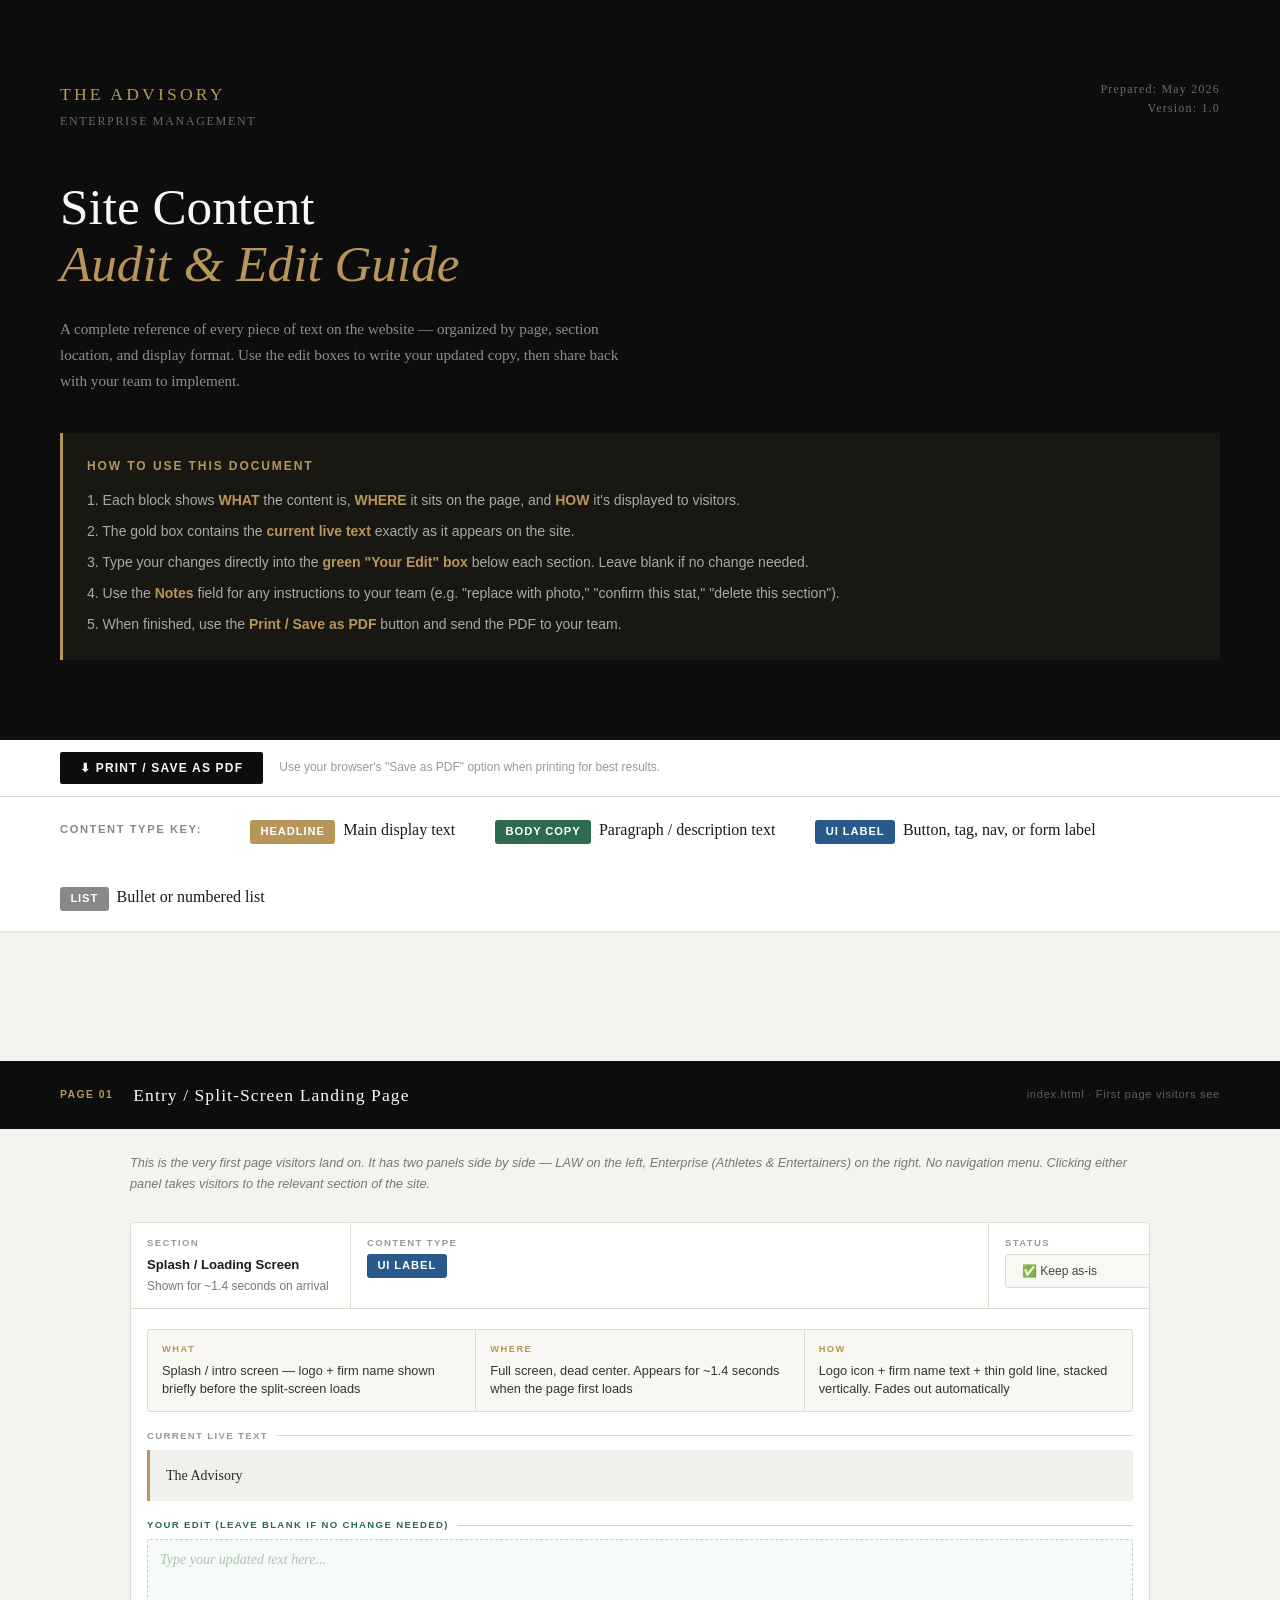
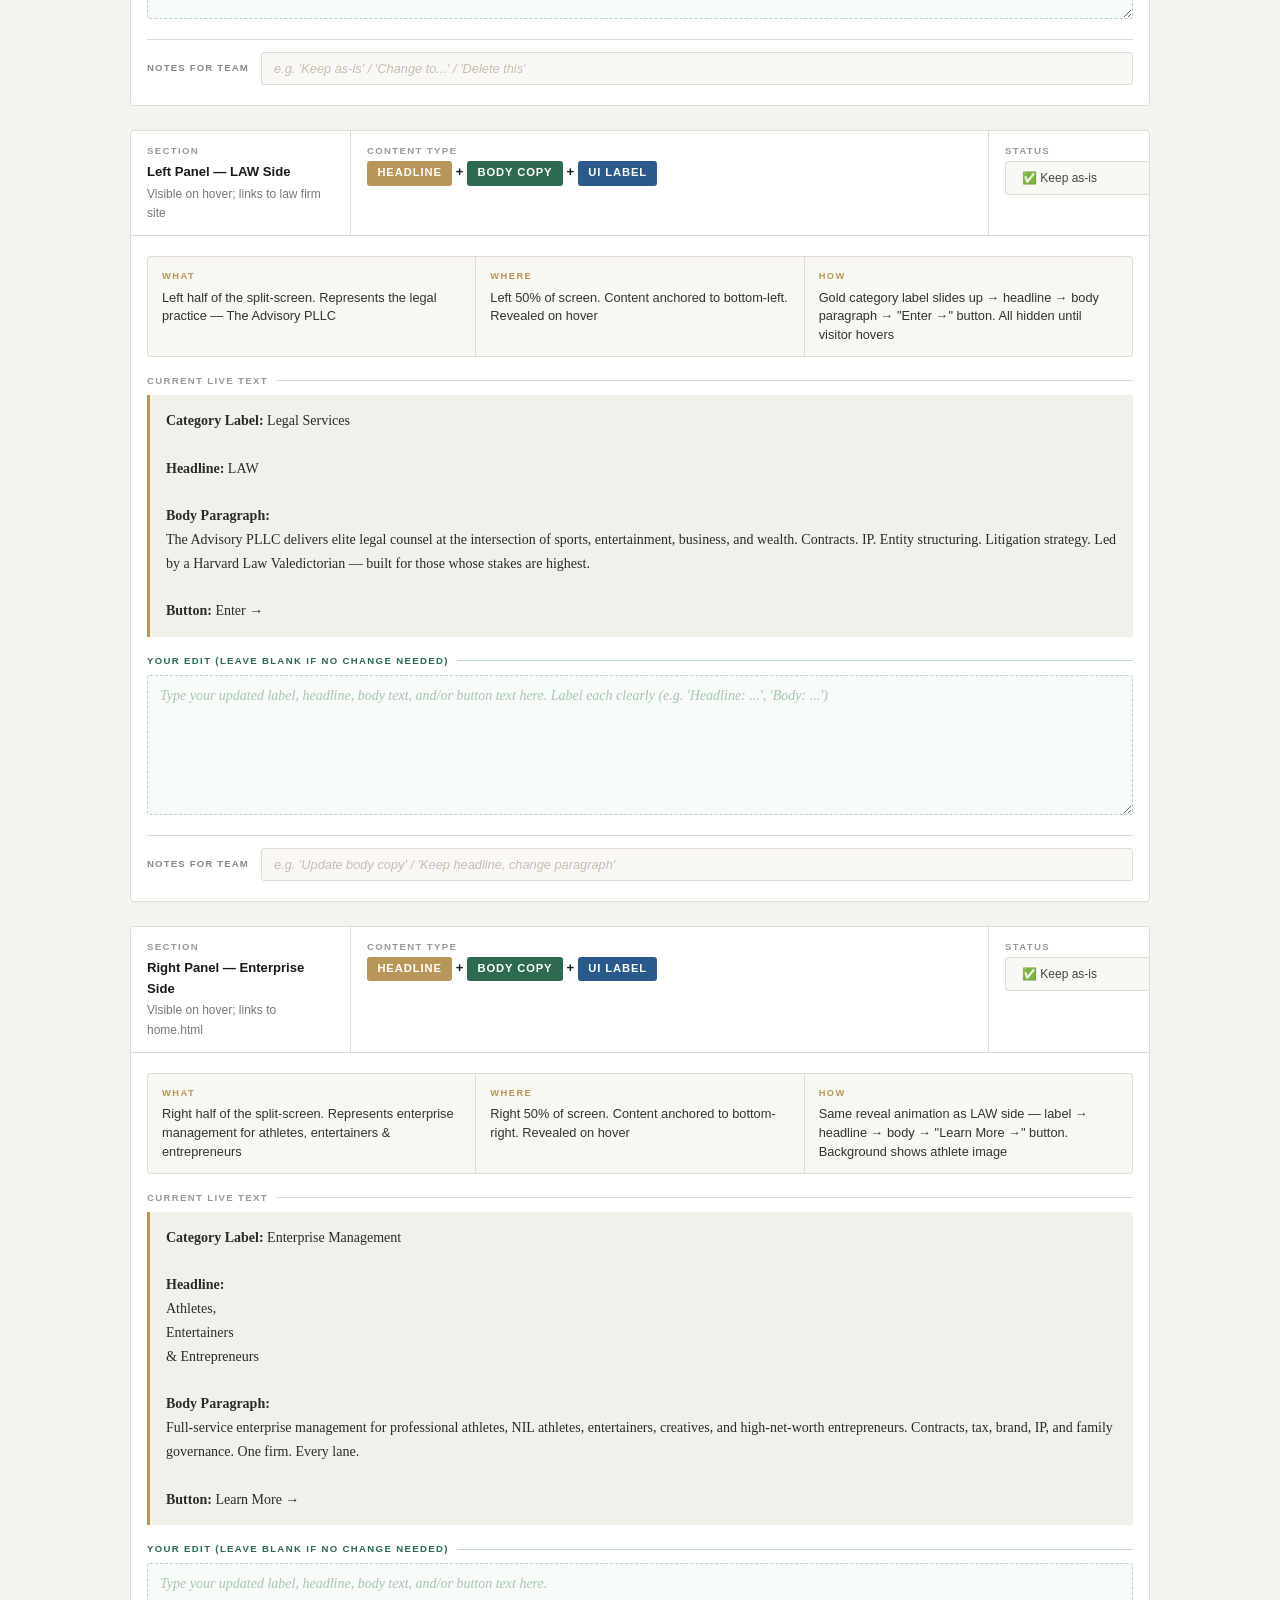
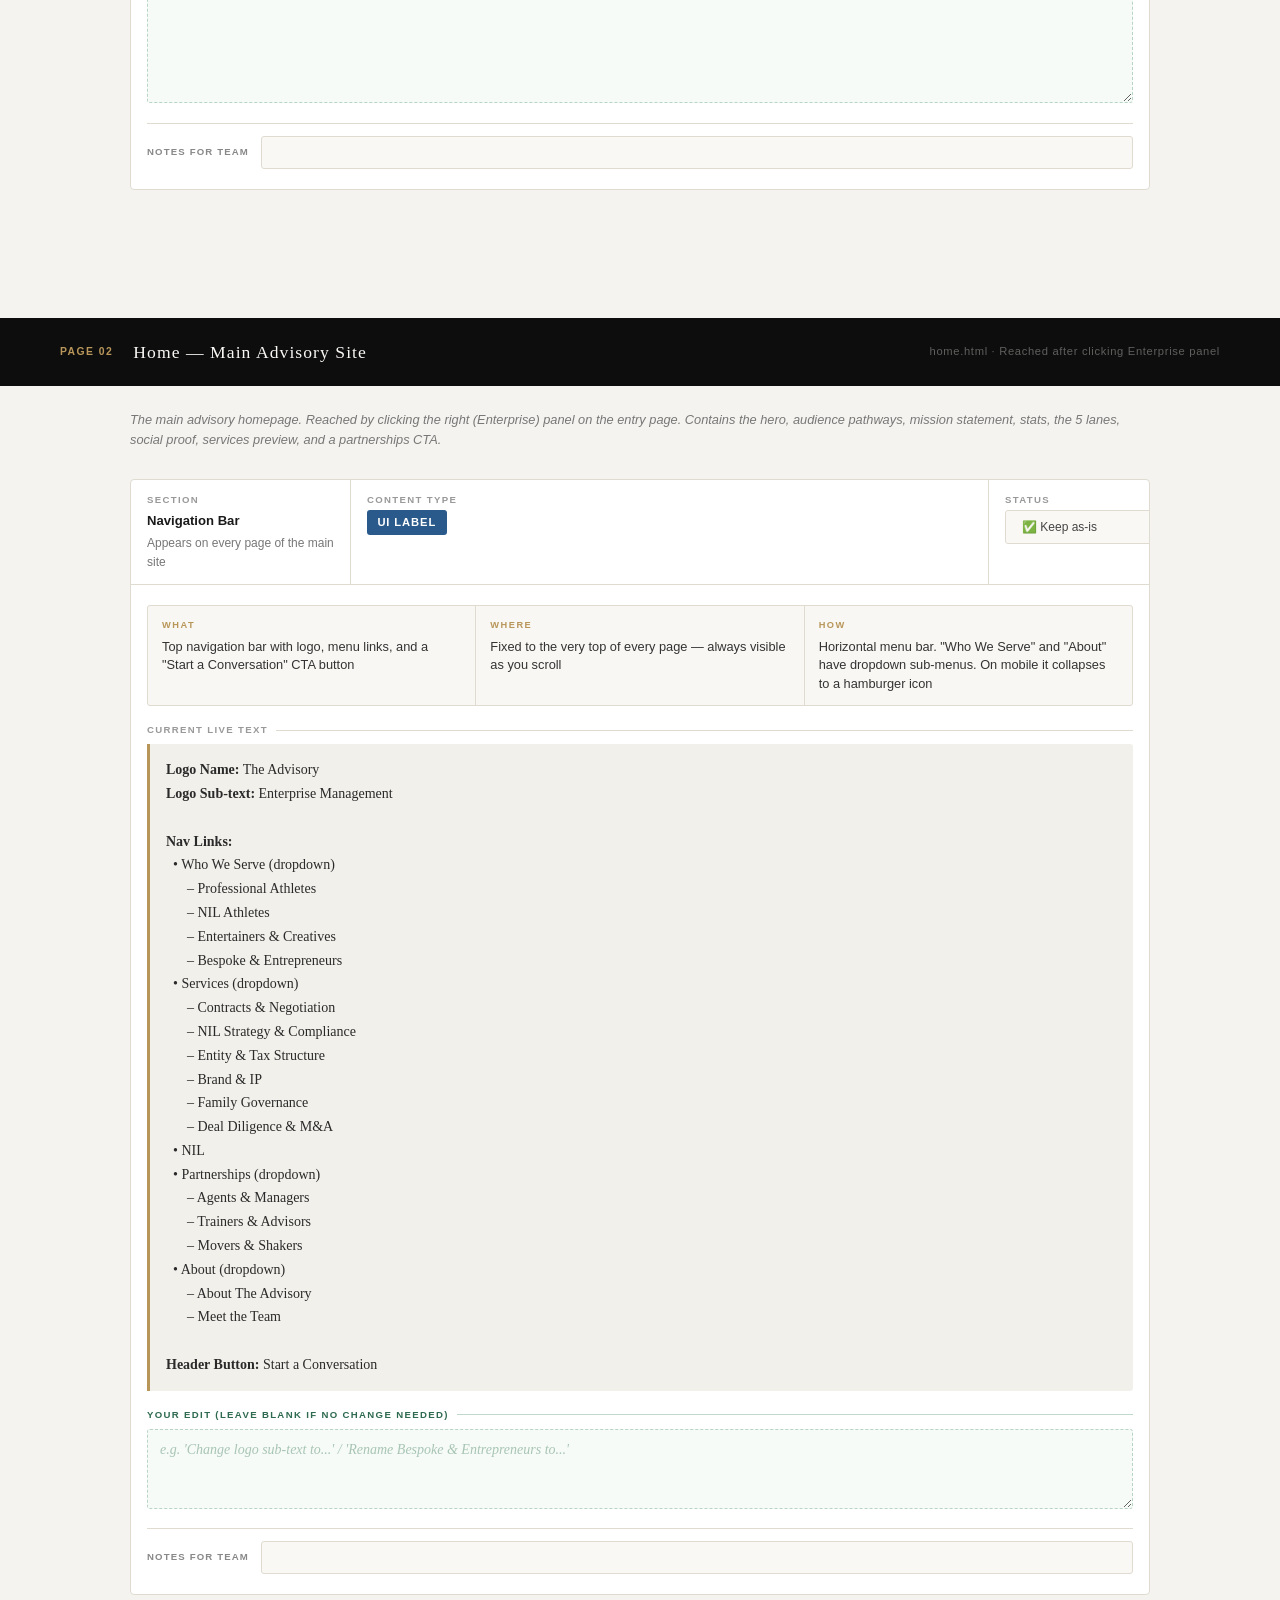
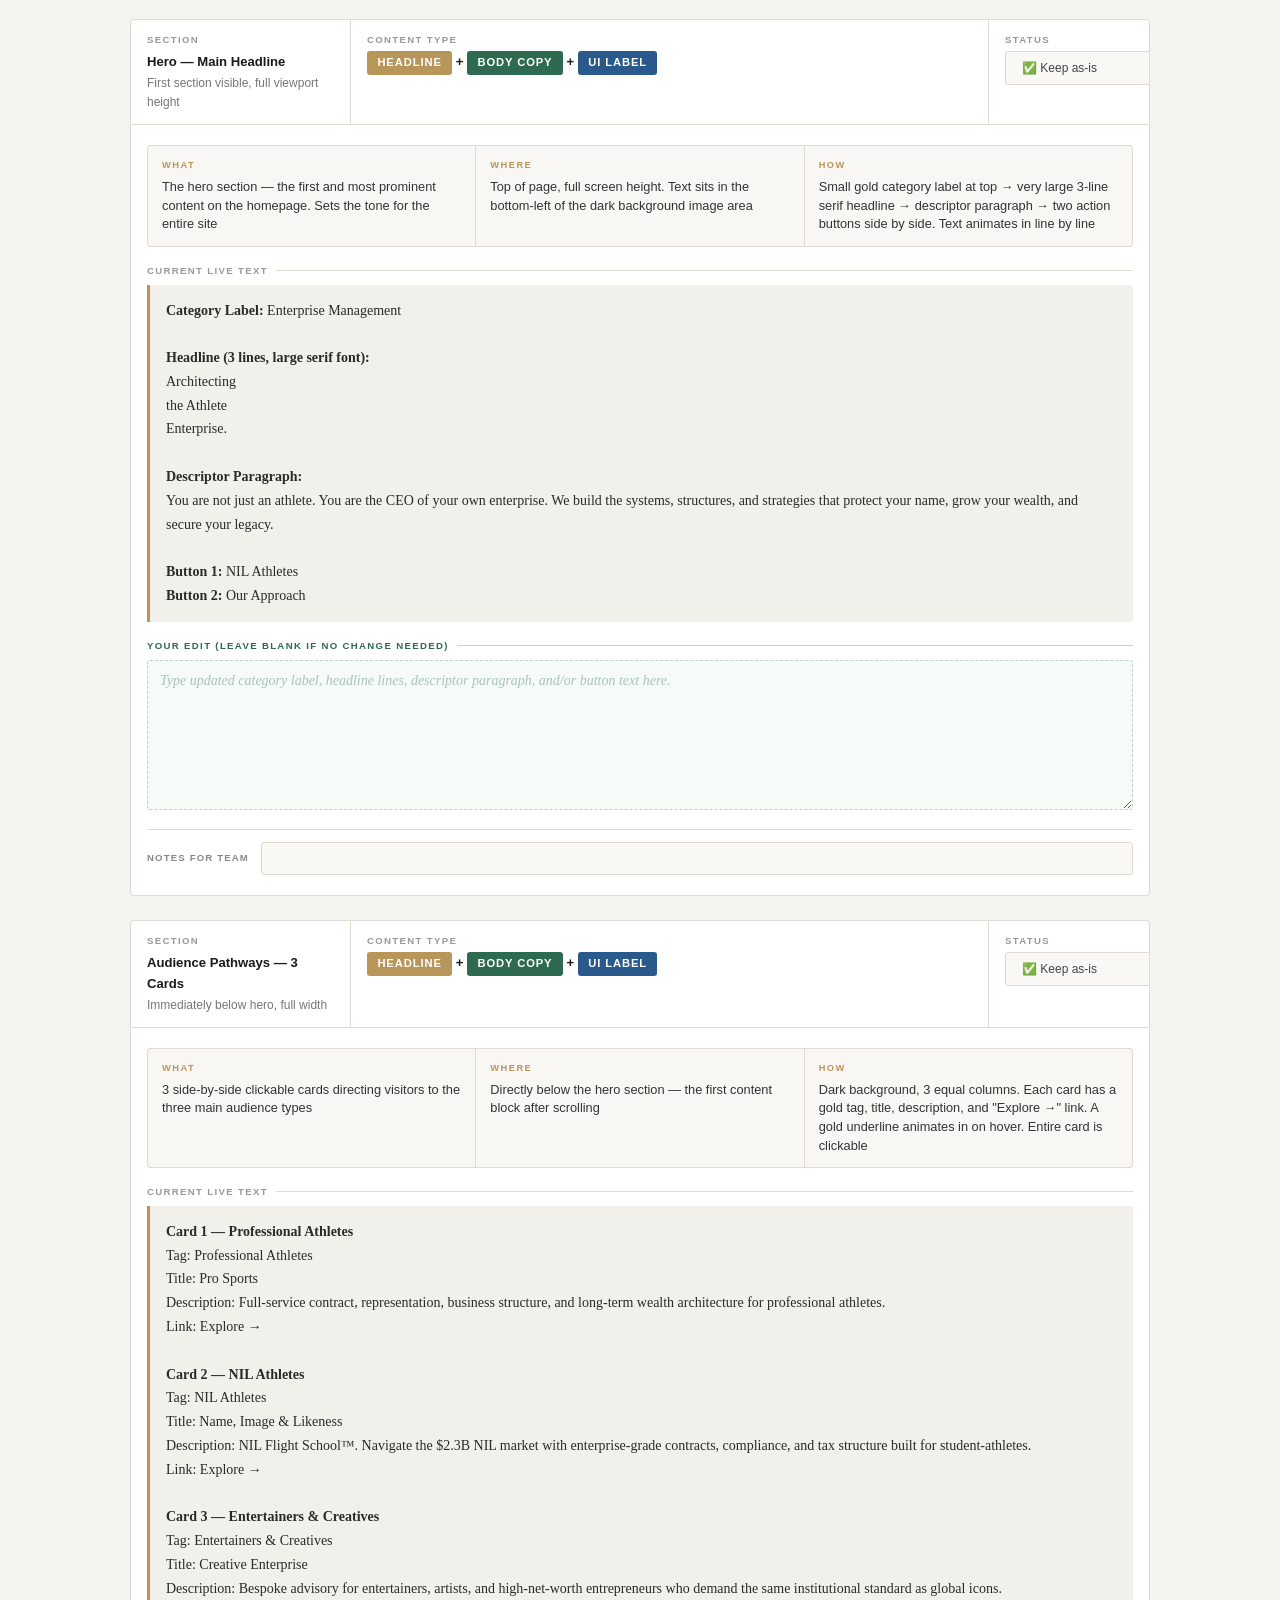
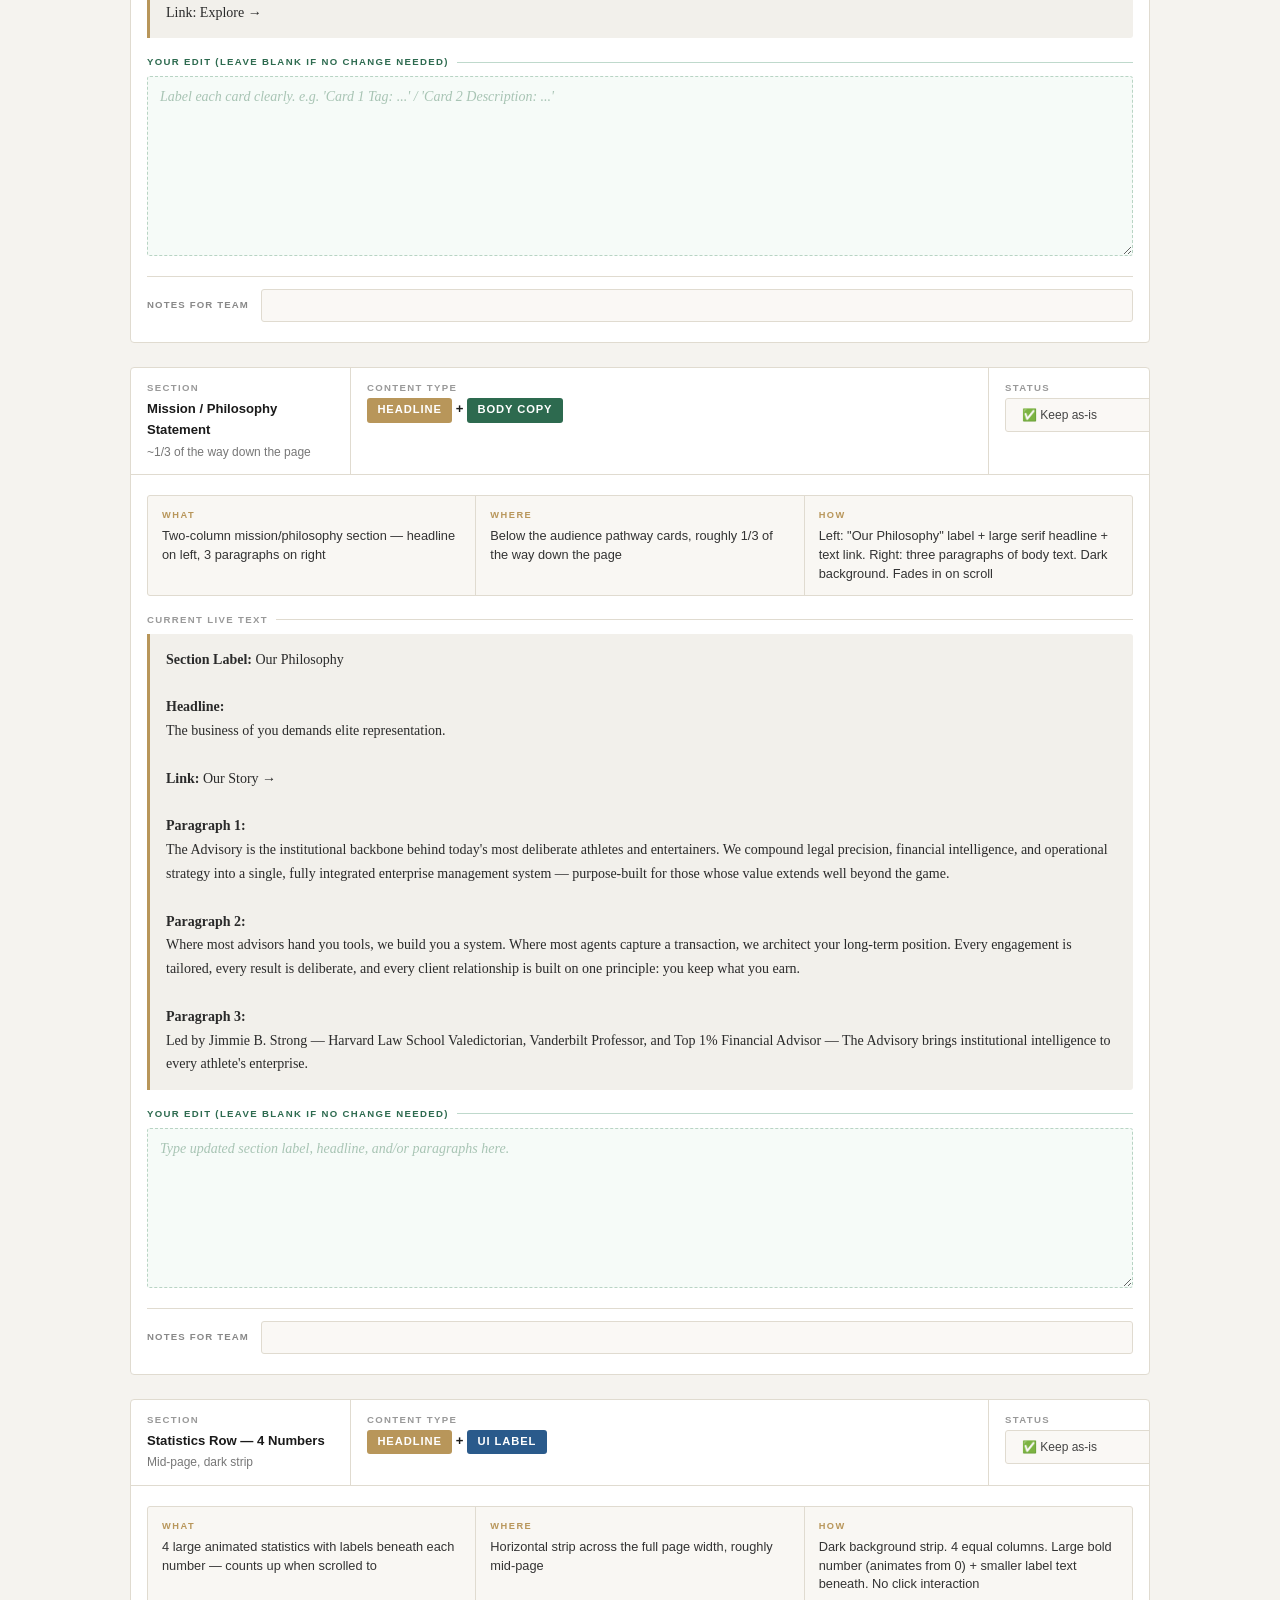
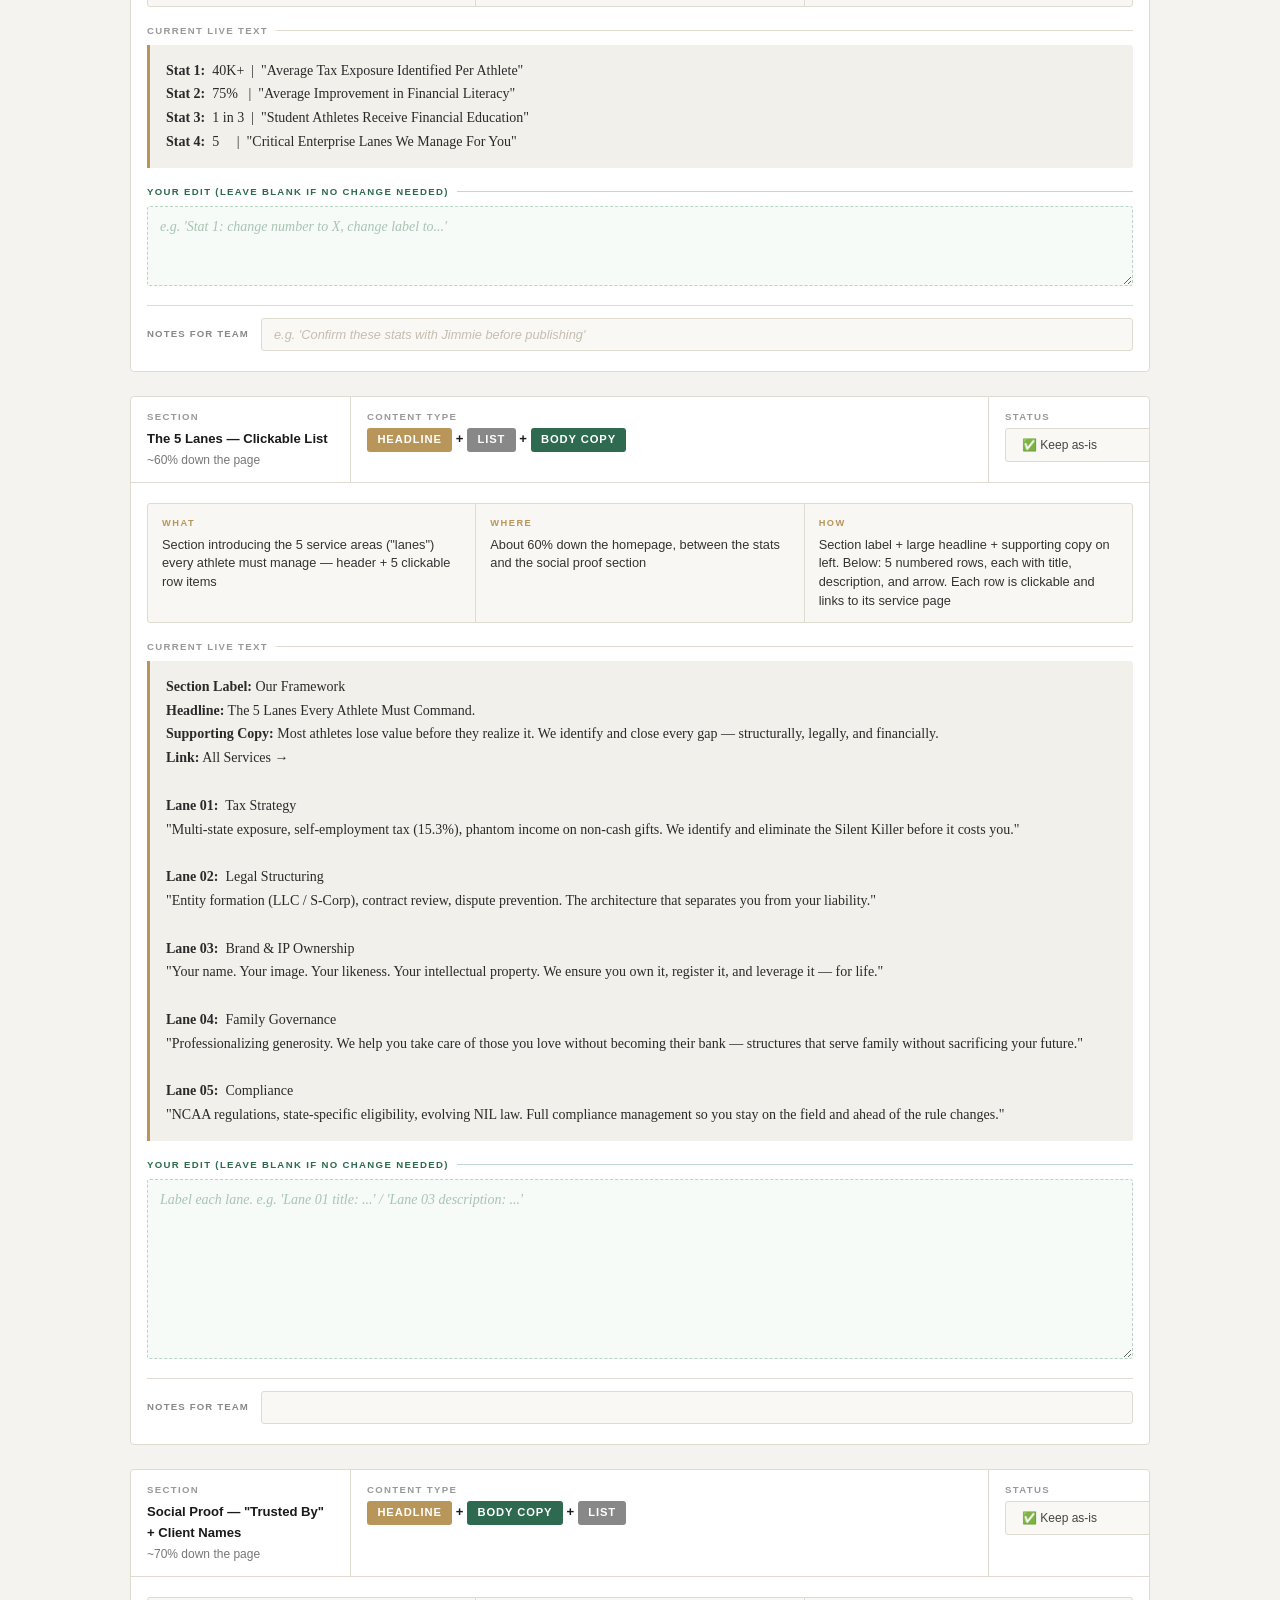
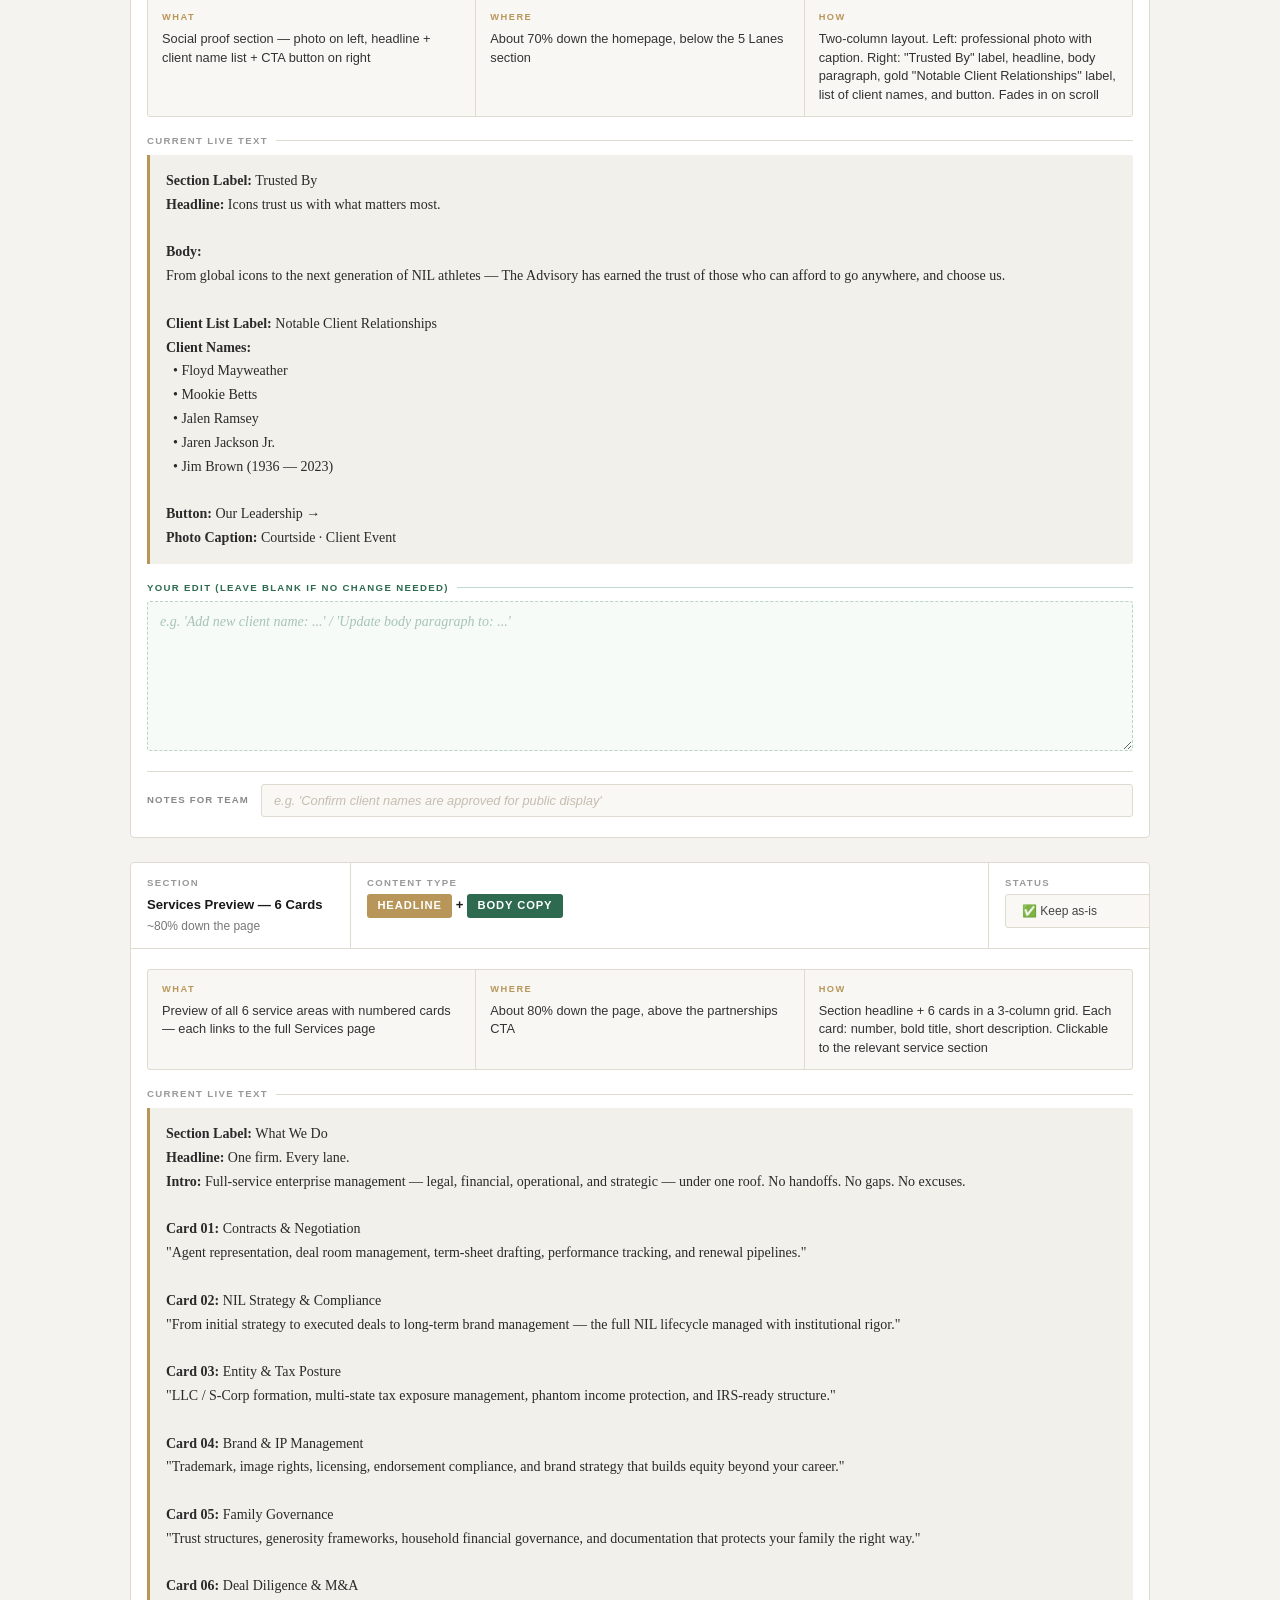
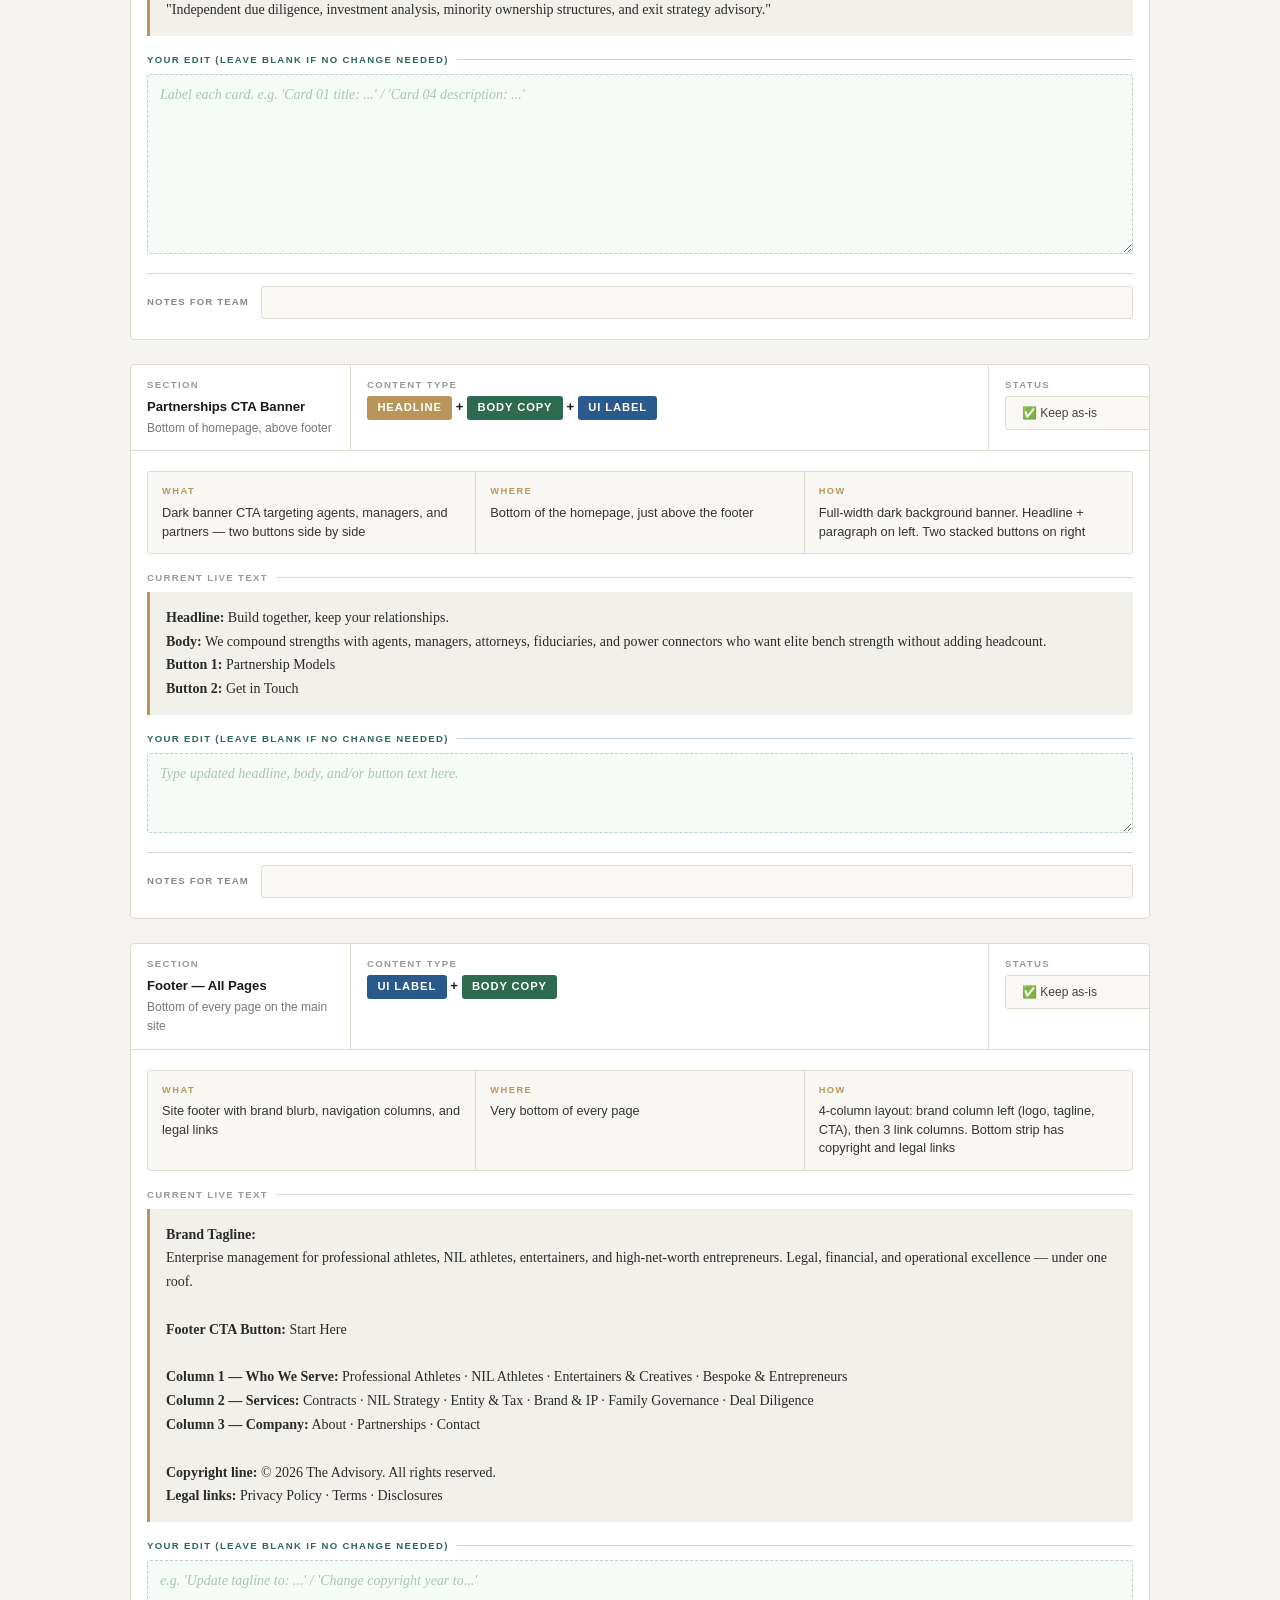
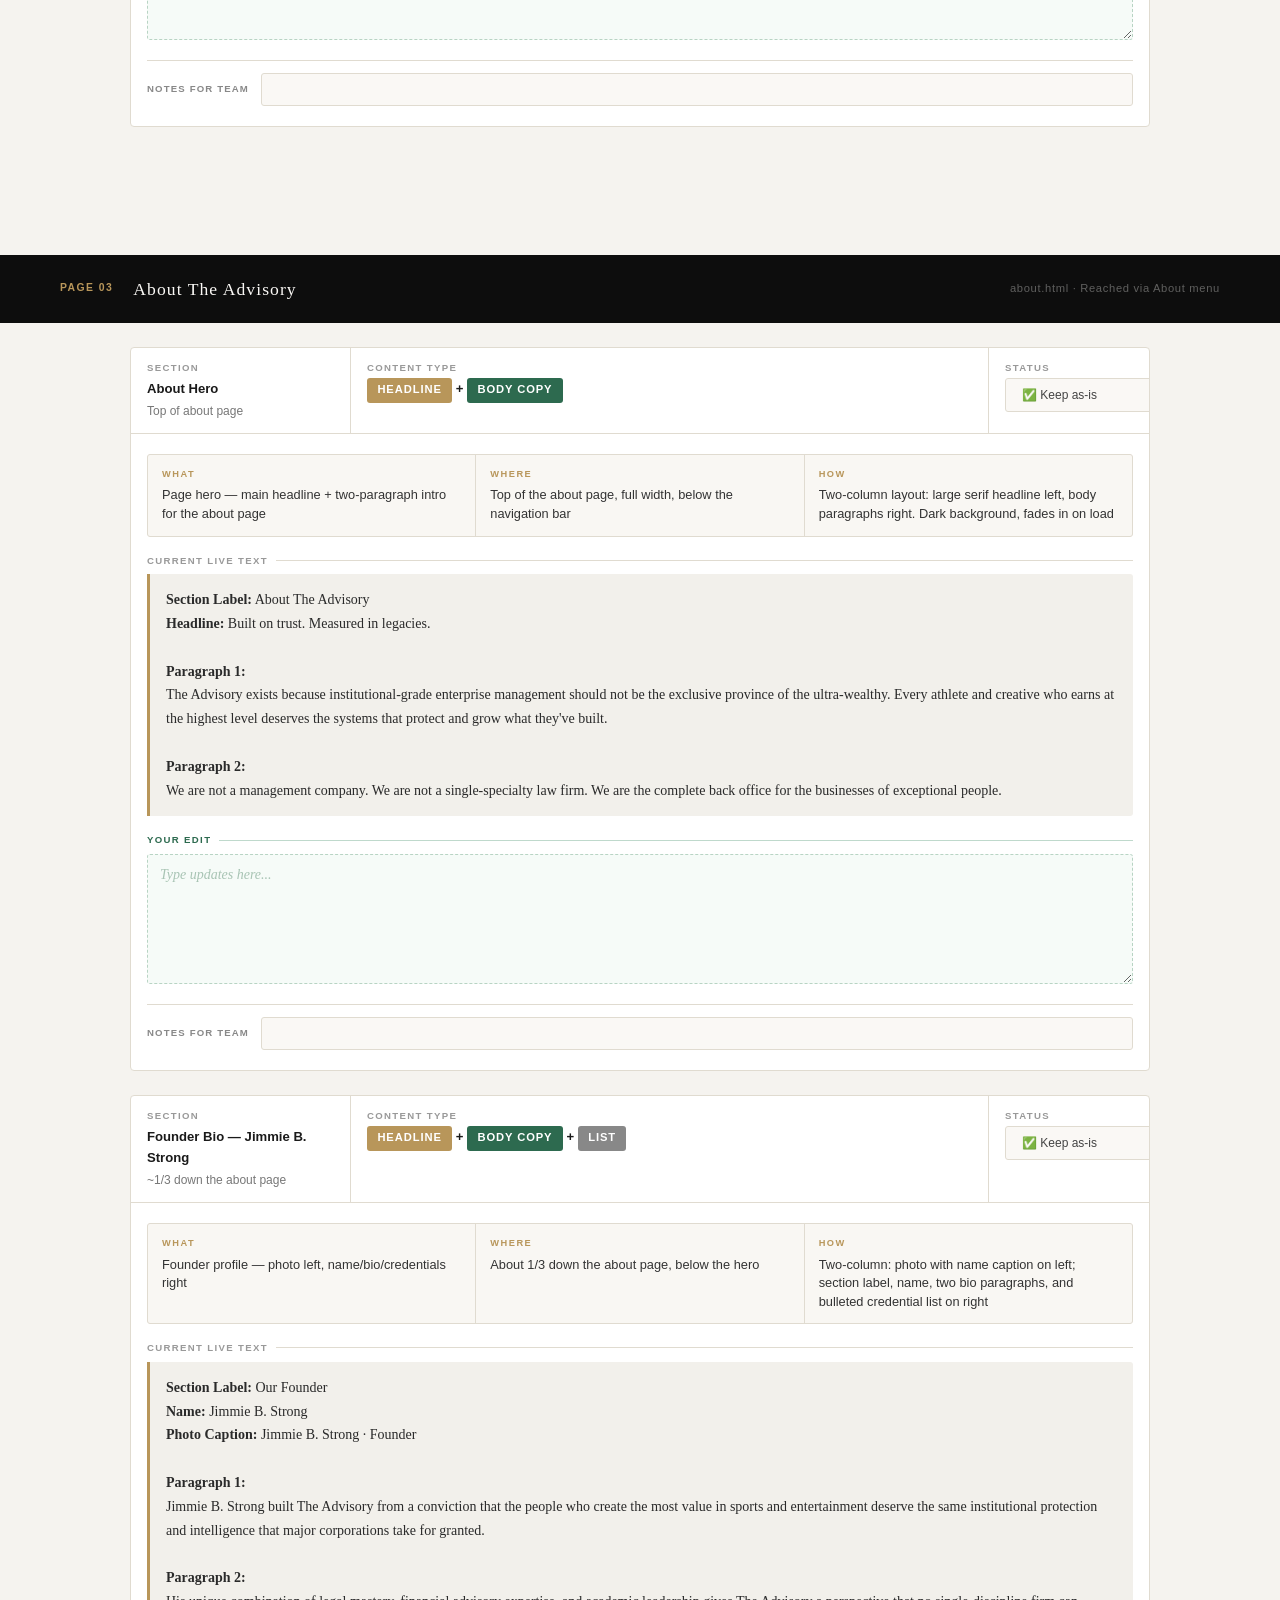
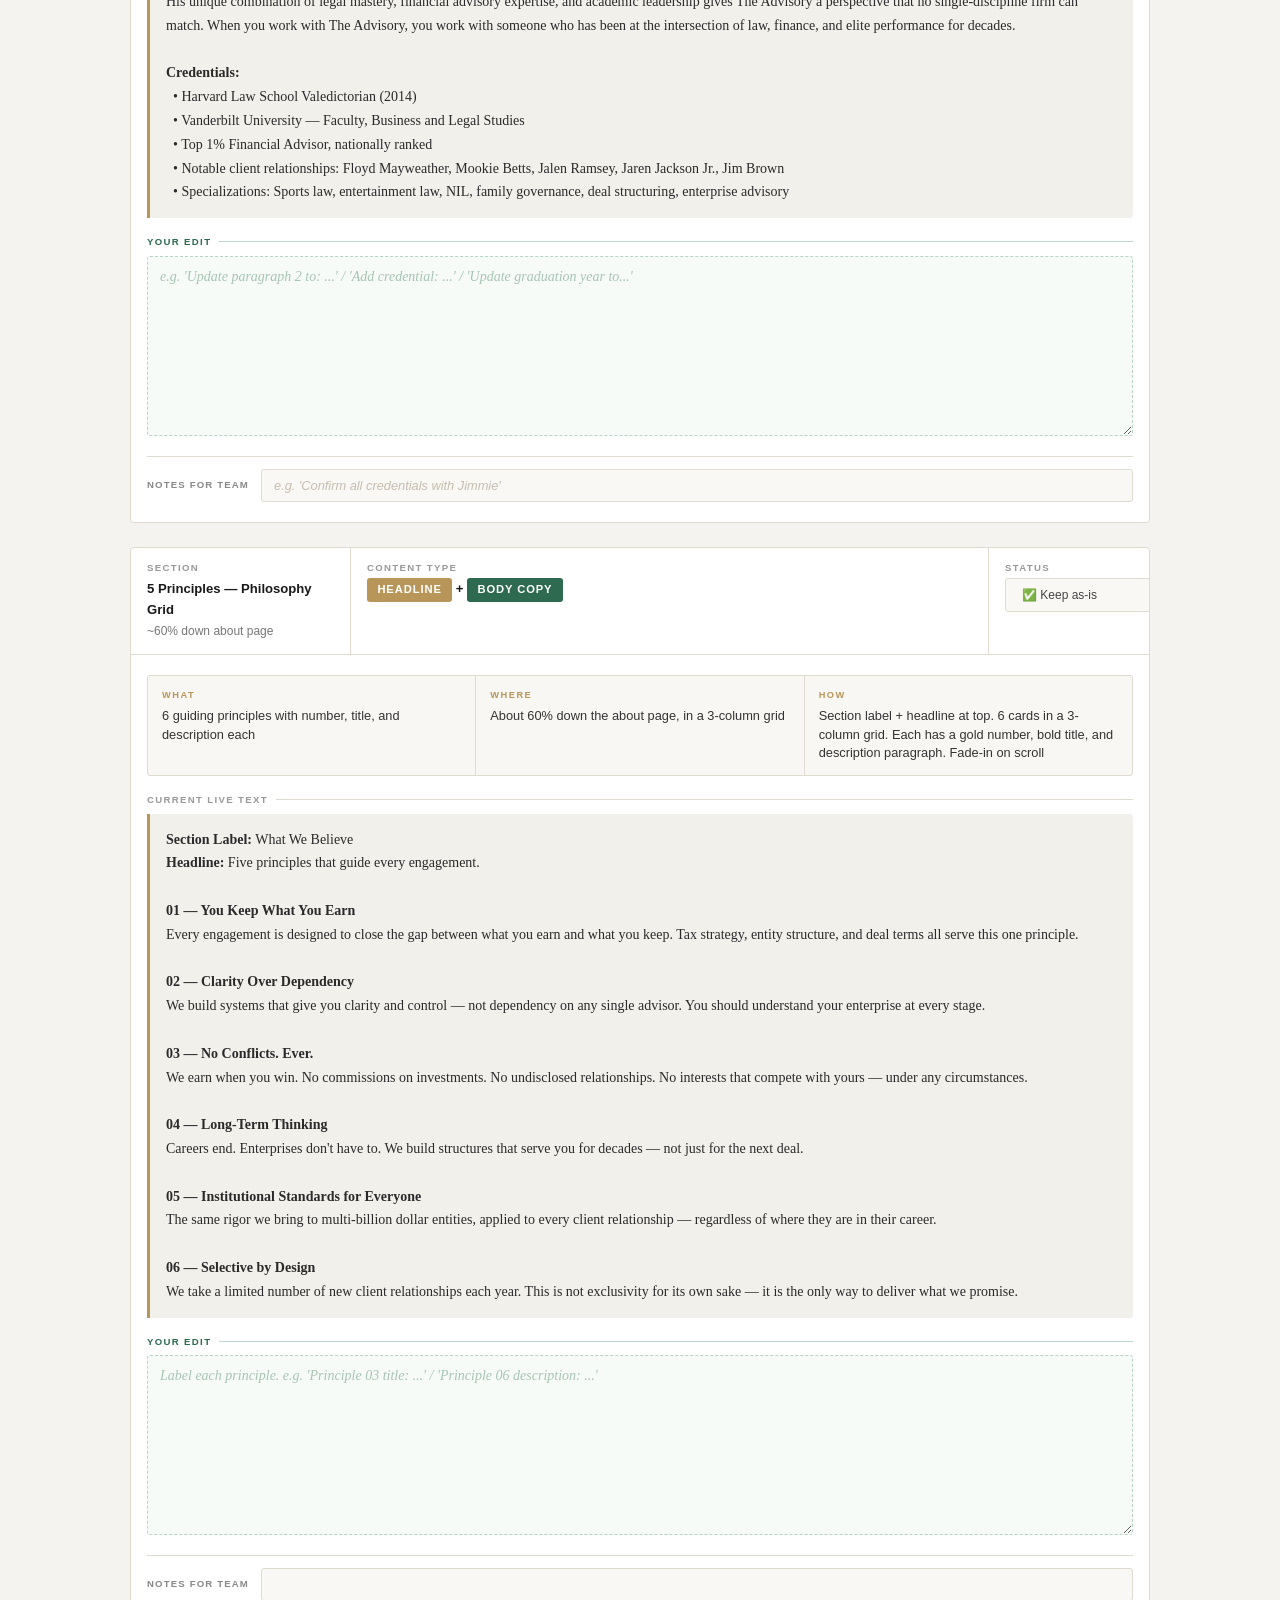
<file: content-audit.html>
<!DOCTYPE html>
<html lang="en">
<head>
  <meta charset="UTF-8">
  <meta name="viewport" content="width=device-width, initial-scale=1.0">
  <title>The Advisory — Site Content Audit & Edit Guide</title>
  <style>
    *, *::before, *::after { box-sizing: border-box; margin: 0; padding: 0; }

    :root {
      --gold:    #B8965A;
      --black:   #0D0D0D;
      --charcoal:#1A1A1A;
      --white:   #FAF8F5;
      --stone:   #C9C0B0;
      --border:  #2A2A2A;
      --green:   #2D6A4F;
      --red:     #8B2A2A;
    }

    body {
      font-family: 'Georgia', serif;
      background: #F5F3EF;
      color: #1A1A1A;
      line-height: 1.6;
    }

    /* ── COVER PAGE ── */
    .cover {
      background: #0D0D0D;
      color: #FAF8F5;
      padding: 80px 60px;
      min-height: 260px;
      display: flex;
      flex-direction: column;
      justify-content: space-between;
    }
    .cover-top { display: flex; justify-content: space-between; align-items: flex-start; }
    .cover-logo { font-family: 'Georgia', serif; font-size: 1.1rem; letter-spacing: 0.18em; text-transform: uppercase; color: #B8965A; }
    .cover-sub  { font-size: 0.75rem; letter-spacing: 0.14em; text-transform: uppercase; color: rgba(250,248,245,0.4); margin-top: 0.25rem; }
    .cover-date { font-size: 0.75rem; letter-spacing: 0.1em; color: rgba(250,248,245,0.4); text-align: right; }
    .cover-headline { font-size: clamp(2rem, 4vw, 3.2rem); line-height: 1.1; font-weight: normal; margin-top: 3rem; }
    .cover-headline em { color: #B8965A; font-style: italic; }
    .cover-desc { font-size: 0.95rem; color: rgba(250,248,245,0.55); max-width: 560px; margin-top: 1.5rem; line-height: 1.7; }
    .cover-instructions {
      margin-top: 2.5rem;
      padding: 1.5rem;
      border-left: 3px solid #B8965A;
      background: rgba(184,150,90,0.07);
    }
    .cover-instructions h3 { font-size: 0.75rem; letter-spacing: 0.16em; text-transform: uppercase; color: #B8965A; margin-bottom: 0.75rem; font-family: 'Arial', sans-serif; }
    .cover-instructions p  { font-size: 0.875rem; color: rgba(250,248,245,0.65); line-height: 1.65; font-family: 'Arial', sans-serif; }
    .cover-instructions p + p { margin-top: 0.5rem; }

    /* ── LEGEND ── */
    .legend {
      background: #fff;
      padding: 1.25rem 60px;
      border-bottom: 2px solid #E8E4DC;
      display: flex;
      gap: 2.5rem;
      flex-wrap: wrap;
      align-items: center;
    }
    .legend-title { font-family: 'Arial', sans-serif; font-size: 0.7rem; font-weight: 700; letter-spacing: 0.14em; text-transform: uppercase; color: #888; margin-right: 0.5rem; }
    .badge { display: inline-block; padding: 0.2rem 0.65rem; border-radius: 3px; font-family: 'Arial', sans-serif; font-size: 0.7rem; font-weight: 700; letter-spacing: 0.08em; text-transform: uppercase; }
    .badge-gold   { background: #B8965A; color: #fff; }
    .badge-green  { background: #2D6A4F; color: #fff; }
    .badge-blue   { background: #2A5A8B; color: #fff; }
    .badge-gray   { background: #888; color: #fff; }

    /* ── PAGE SECTION DIVIDER ── */
    .page-divider {
      background: #0D0D0D;
      color: #FAF8F5;
      padding: 1.25rem 60px;
      display: flex;
      align-items: center;
      gap: 1.25rem;
      margin-top: 3rem;
    }
    .page-divider-num { font-family: 'Arial', sans-serif; font-size: 0.65rem; font-weight: 700; letter-spacing: 0.14em; color: #B8965A; text-transform: uppercase; }
    .page-divider-name { font-size: 1.1rem; letter-spacing: 0.06em; }
    .page-divider-file { font-family: 'Arial', sans-serif; font-size: 0.7rem; color: rgba(250,248,245,0.35); margin-left: auto; letter-spacing: 0.06em; }

    /* ── MAIN CONTENT ── */
    .audit-body { max-width: 1100px; margin: 0 auto; padding: 0 40px 80px; }

    /* ── CONTENT BLOCK ── */
    .content-block {
      background: #fff;
      border: 1px solid #E0DBD0;
      border-radius: 4px;
      margin-top: 1.5rem;
      overflow: hidden;
    }

    .block-header {
      display: grid;
      grid-template-columns: 220px 1fr 160px;
      gap: 0;
      border-bottom: 1px solid #E0DBD0;
    }

    .block-header-cell {
      padding: 0.75rem 1rem;
      border-right: 1px solid #E0DBD0;
      font-family: 'Arial', sans-serif;
    }
    .block-header-cell:last-child { border-right: none; }

    .bh-label { font-size: 0.6rem; font-weight: 700; letter-spacing: 0.14em; text-transform: uppercase; color: #999; margin-bottom: 0.2rem; }
    .bh-value { font-size: 0.82rem; font-weight: 700; color: #1A1A1A; }
    .bh-sub   { font-size: 0.75rem; color: #777; margin-top: 0.15rem; }

    .block-body { padding: 1.25rem 1rem; }

    /* WHAT / WHERE / HOW row */
    .www-row {
      display: grid;
      grid-template-columns: repeat(3, 1fr);
      gap: 1px;
      background: #E0DBD0;
      border: 1px solid #E0DBD0;
      border-radius: 3px;
      overflow: hidden;
      margin-bottom: 1rem;
    }
    .www-cell {
      background: #F9F7F3;
      padding: 0.75rem 0.875rem;
    }
    .www-label { font-family: 'Arial', sans-serif; font-size: 0.58rem; font-weight: 700; letter-spacing: 0.16em; text-transform: uppercase; color: #B8965A; margin-bottom: 0.3rem; }
    .www-text  { font-family: 'Arial', sans-serif; font-size: 0.8rem; color: #333; line-height: 1.45; }

    /* Current text box */
    .current-text-label {
      font-family: 'Arial', sans-serif;
      font-size: 0.6rem; font-weight: 700;
      letter-spacing: 0.14em; text-transform: uppercase;
      color: #999; margin-bottom: 0.4rem;
      display: flex; align-items: center; gap: 0.5rem;
    }
    .current-text-label::after {
      content: ''; flex: 1; height: 1px; background: #E0DBD0;
    }
    .current-text {
      background: #F2F0EB;
      border-left: 3px solid #B8965A;
      padding: 0.875rem 1rem;
      font-family: 'Georgia', serif;
      font-size: 0.875rem;
      color: #2A2A2A;
      line-height: 1.7;
      white-space: pre-wrap;
      border-radius: 0 3px 3px 0;
    }
    .current-text em { font-style: italic; color: #B8965A; }
    .current-text ul { margin: 0.5rem 0 0 1.25rem; }
    .current-text li { margin-bottom: 0.2rem; }

    /* Client edit box */
    .edit-label {
      font-family: 'Arial', sans-serif;
      font-size: 0.6rem; font-weight: 700;
      letter-spacing: 0.14em; text-transform: uppercase;
      color: #2D6A4F; margin: 1rem 0 0.4rem;
      display: flex; align-items: center; gap: 0.5rem;
    }
    .edit-label::after { content: ''; flex: 1; height: 1px; background: #BFD9CC; }

    .edit-box {
      width: 100%;
      min-height: 80px;
      border: 1.5px dashed #B8D4C4;
      border-radius: 3px;
      padding: 0.75rem;
      font-family: 'Georgia', serif;
      font-size: 0.875rem;
      color: #1A1A1A;
      background: #F6FBF8;
      resize: vertical;
      outline: none;
      transition: border-color 0.2s;
    }
    .edit-box:focus { border-color: #2D6A4F; background: #EFF8F2; }
    .edit-box::placeholder { color: #A8C4B4; font-style: italic; }

    /* Notes row */
    .notes-row {
      display: flex; gap: 0.75rem; align-items: flex-start;
      margin-top: 0.75rem;
      padding-top: 0.75rem;
      border-top: 1px solid #E0DBD0;
    }
    .notes-label { font-family: 'Arial', sans-serif; font-size: 0.6rem; font-weight: 700; letter-spacing: 0.12em; text-transform: uppercase; color: #888; white-space: nowrap; padding-top: 0.5rem; }
    .notes-input {
      flex: 1;
      border: 1px solid #E0DBD0;
      border-radius: 3px;
      padding: 0.5rem 0.75rem;
      font-family: 'Arial', sans-serif;
      font-size: 0.8rem;
      color: #444;
      background: #FAF8F5;
      outline: none;
    }
    .notes-input:focus { border-color: #B8965A; }
    .notes-input::placeholder { color: #C5BDB0; font-style: italic; }

    /* Status selector */
    .status-select {
      border: 1px solid #E0DBD0;
      border-radius: 3px;
      padding: 0.5rem 0.75rem;
      font-family: 'Arial', sans-serif;
      font-size: 0.75rem;
      color: #444;
      background: #FAF8F5;
      cursor: pointer;
      outline: none;
    }
    .status-select:focus { border-color: #B8965A; }

    /* Section intro */
    .section-intro {
      font-family: 'Arial', sans-serif;
      font-size: 0.8rem;
      color: #777;
      padding: 1rem 0 0.25rem;
      font-style: italic;
      border-top: 1px solid #E0DBD0;
      margin-top: 1.5rem;
    }
    .section-intro:first-child { border-top: none; margin-top: 0.5rem; }

    /* Print button */
    .print-bar {
      background: #fff;
      border-bottom: 1px solid #E0DBD0;
      padding: 0.75rem 60px;
      display: flex;
      gap: 1rem;
      align-items: center;
    }
    .print-btn {
      background: #0D0D0D;
      color: #FAF8F5;
      border: none;
      padding: 0.55rem 1.25rem;
      font-family: 'Arial', sans-serif;
      font-size: 0.75rem;
      font-weight: 700;
      letter-spacing: 0.1em;
      text-transform: uppercase;
      cursor: pointer;
      border-radius: 2px;
    }
    .print-btn:hover { background: #B8965A; }
    .save-note { font-family: 'Arial', sans-serif; font-size: 0.75rem; color: #999; }

    @media print {
      .print-bar { display: none; }
      .edit-box, .notes-input, .status-select { border: 1px solid #ccc; background: #fff; }
      body { background: #fff; }
    }

    @media (max-width: 768px) {
      .cover { padding: 40px 24px; }
      .legend { padding: 1rem 24px; }
      .page-divider { padding: 1rem 24px; }
      .audit-body { padding: 0 16px 60px; }
      .block-header { grid-template-columns: 1fr; }
      .block-header-cell { border-right: none; border-bottom: 1px solid #E0DBD0; }
      .www-row { grid-template-columns: 1fr; }
      .print-bar { padding: 0.75rem 24px; }
    }
  </style>
</head>
<body>

<!-- COVER -->
<div class="cover">
  <div class="cover-top">
    <div>
      <div class="cover-logo">The Advisory</div>
      <div class="cover-sub">Enterprise Management</div>
    </div>
    <div class="cover-date">
      Prepared: May 2026<br>
      Version: 1.0
    </div>
  </div>

  <div>
    <h1 class="cover-headline">Site Content<br><em>Audit & Edit Guide</em></h1>
    <p class="cover-desc">
      A complete reference of every piece of text on the website — organized by page, section location,
      and display format. Use the edit boxes to write your updated copy, then share back with your team to implement.
    </p>
    <div class="cover-instructions">
      <h3>How To Use This Document</h3>
      <p>1. Each block shows <strong style="color:#B8965A;">WHAT</strong> the content is, <strong style="color:#B8965A;">WHERE</strong> it sits on the page, and <strong style="color:#B8965A;">HOW</strong> it's displayed to visitors.</p>
      <p>2. The gold box contains the <strong style="color:#B8965A;">current live text</strong> exactly as it appears on the site.</p>
      <p>3. Type your changes directly into the <strong style="color:#B8965A;">green "Your Edit" box</strong> below each section. Leave blank if no change needed.</p>
      <p>4. Use the <strong style="color:#B8965A;">Notes</strong> field for any instructions to your team (e.g. "replace with photo," "confirm this stat," "delete this section").</p>
      <p>5. When finished, use the <strong style="color:#B8965A;">Print / Save as PDF</strong> button and send the PDF to your team.</p>
    </div>
  </div>
</div>

<!-- PRINT BAR -->
<div class="print-bar">
  <button class="print-btn" onclick="window.print()">⬇ Print / Save as PDF</button>
  <span class="save-note">Use your browser's "Save as PDF" option when printing for best results.</span>
</div>

<!-- LEGEND -->
<div class="legend">
  <span class="legend-title">Content Type Key:</span>
  <span><span class="badge badge-gold">Headline</span> &nbsp;Main display text</span>
  <span><span class="badge badge-green">Body Copy</span> &nbsp;Paragraph / description text</span>
  <span><span class="badge badge-blue">UI Label</span> &nbsp;Button, tag, nav, or form label</span>
  <span><span class="badge badge-gray">List</span> &nbsp;Bullet or numbered list</span>
</div>

<div class="audit-body">


<!-- ═══════════════════════════════════════════════════════════════
     PAGE 1 — ENTRY / LANDING (index.html)
═══════════════════════════════════════════════════════════════ -->
</div>
<div class="page-divider">
  <span class="page-divider-num">Page 01</span>
  <span class="page-divider-name">Entry / Split-Screen Landing Page</span>
  <span class="page-divider-file">index.html · First page visitors see</span>
</div>
<div class="audit-body">

  <p class="section-intro">This is the very first page visitors land on. It has two panels side by side — LAW on the left, Enterprise (Athletes &amp; Entertainers) on the right. No navigation menu. Clicking either panel takes visitors to the relevant section of the site.</p>

  <!-- SPLASH SCREEN -->
  <div class="content-block">
    <div class="block-header">
      <div class="block-header-cell">
        <div class="bh-label">Section</div>
        <div class="bh-value">Splash / Loading Screen</div>
        <div class="bh-sub">Shown for ~1.4 seconds on arrival</div>
      </div>
      <div class="block-header-cell">
        <div class="bh-label">Content Type</div>
        <div class="bh-value"><span class="badge badge-blue">UI Label</span></div>
      </div>
      <div class="block-header-cell">
        <div class="bh-label">Status</div>
        <select class="status-select">
          <option>✅ Keep as-is</option>
          <option>✏️ Needs edit</option>
          <option>🗑 Delete</option>
          <option>❓ Confirm with team</option>
        </select>
      </div>
    </div>
    <div class="block-body">
      <div class="www-row">
        <div class="www-cell"><div class="www-label">What</div><div class="www-text">Splash / intro screen — logo + firm name shown briefly before the split-screen loads</div></div>
        <div class="www-cell"><div class="www-label">Where</div><div class="www-text">Full screen, dead center. Appears for ~1.4 seconds when the page first loads</div></div>
        <div class="www-cell"><div class="www-label">How</div><div class="www-text">Logo icon + firm name text + thin gold line, stacked vertically. Fades out automatically</div></div>
      </div>
      <div class="current-text-label">Current Live Text</div>
      <div class="current-text">The Advisory</div>
      <div class="edit-label">Your Edit (leave blank if no change needed)</div>
      <textarea class="edit-box" placeholder="Type your updated text here..."></textarea>
      <div class="notes-row">
        <span class="notes-label">Notes for team</span>
        <input class="notes-input" type="text" placeholder="e.g. 'Keep as-is' / 'Change to...' / 'Delete this'">
      </div>
    </div>
  </div>

  <!-- LEFT PANEL: LAW -->
  <div class="content-block">
    <div class="block-header">
      <div class="block-header-cell">
        <div class="bh-label">Section</div>
        <div class="bh-value">Left Panel — LAW Side</div>
        <div class="bh-sub">Visible on hover; links to law firm site</div>
      </div>
      <div class="block-header-cell">
        <div class="bh-label">Content Type</div>
        <div class="bh-value"><span class="badge badge-gold">Headline</span> + <span class="badge badge-green">Body Copy</span> + <span class="badge badge-blue">UI Label</span></div>
      </div>
      <div class="block-header-cell">
        <div class="bh-label">Status</div>
        <select class="status-select">
          <option>✅ Keep as-is</option>
          <option>✏️ Needs edit</option>
          <option>🗑 Delete</option>
          <option>❓ Confirm with team</option>
        </select>
      </div>
    </div>
    <div class="block-body">
      <div class="www-row">
        <div class="www-cell"><div class="www-label">What</div><div class="www-text">Left half of the split-screen. Represents the legal practice — The Advisory PLLC</div></div>
        <div class="www-cell"><div class="www-label">Where</div><div class="www-text">Left 50% of screen. Content anchored to bottom-left. Revealed on hover</div></div>
        <div class="www-cell"><div class="www-label">How</div><div class="www-text">Gold category label slides up → headline → body paragraph → "Enter →" button. All hidden until visitor hovers</div></div>
      </div>
      <div class="current-text-label">Current Live Text</div>
      <div class="current-text"><strong>Category Label:</strong> Legal Services

<strong>Headline:</strong> LAW

<strong>Body Paragraph:</strong>
The Advisory PLLC delivers elite legal counsel at the intersection of sports, entertainment, business, and wealth. Contracts. IP. Entity structuring. Litigation strategy. Led by a Harvard Law Valedictorian — built for those whose stakes are highest.

<strong>Button:</strong> Enter →</div>
      <div class="edit-label">Your Edit (leave blank if no change needed)</div>
      <textarea class="edit-box" style="min-height:140px;" placeholder="Type your updated label, headline, body text, and/or button text here. Label each clearly (e.g. 'Headline: ...', 'Body: ...')"></textarea>
      <div class="notes-row">
        <span class="notes-label">Notes for team</span>
        <input class="notes-input" type="text" placeholder="e.g. 'Update body copy' / 'Keep headline, change paragraph'">
      </div>
    </div>
  </div>

  <!-- RIGHT PANEL: ENTERPRISE -->
  <div class="content-block">
    <div class="block-header">
      <div class="block-header-cell">
        <div class="bh-label">Section</div>
        <div class="bh-value">Right Panel — Enterprise Side</div>
        <div class="bh-sub">Visible on hover; links to home.html</div>
      </div>
      <div class="block-header-cell">
        <div class="bh-label">Content Type</div>
        <div class="bh-value"><span class="badge badge-gold">Headline</span> + <span class="badge badge-green">Body Copy</span> + <span class="badge badge-blue">UI Label</span></div>
      </div>
      <div class="block-header-cell">
        <div class="bh-label">Status</div>
        <select class="status-select">
          <option>✅ Keep as-is</option>
          <option>✏️ Needs edit</option>
          <option>🗑 Delete</option>
          <option>❓ Confirm with team</option>
        </select>
      </div>
    </div>
    <div class="block-body">
      <div class="www-row">
        <div class="www-cell"><div class="www-label">What</div><div class="www-text">Right half of the split-screen. Represents enterprise management for athletes, entertainers &amp; entrepreneurs</div></div>
        <div class="www-cell"><div class="www-label">Where</div><div class="www-text">Right 50% of screen. Content anchored to bottom-right. Revealed on hover</div></div>
        <div class="www-cell"><div class="www-label">How</div><div class="www-text">Same reveal animation as LAW side — label → headline → body → "Learn More →" button. Background shows athlete image</div></div>
      </div>
      <div class="current-text-label">Current Live Text</div>
      <div class="current-text"><strong>Category Label:</strong> Enterprise Management

<strong>Headline:</strong>
Athletes,
Entertainers
&amp; Entrepreneurs

<strong>Body Paragraph:</strong>
Full-service enterprise management for professional athletes, NIL athletes, entertainers, creatives, and high-net-worth entrepreneurs. Contracts, tax, brand, IP, and family governance. One firm. Every lane.

<strong>Button:</strong> Learn More →</div>
      <div class="edit-label">Your Edit (leave blank if no change needed)</div>
      <textarea class="edit-box" style="min-height:140px;" placeholder="Type your updated label, headline, body text, and/or button text here."></textarea>
      <div class="notes-row">
        <span class="notes-label">Notes for team</span>
        <input class="notes-input" type="text" placeholder="">
      </div>
    </div>
  </div>

</div>

<!-- ═══════════════════════════════════════════════════════════════
     PAGE 2 — HOME / MAIN ADVISORY SITE (home.html)
═══════════════════════════════════════════════════════════════ -->
<div class="page-divider">
  <span class="page-divider-num">Page 02</span>
  <span class="page-divider-name">Home — Main Advisory Site</span>
  <span class="page-divider-file">home.html · Reached after clicking Enterprise panel</span>
</div>
<div class="audit-body">

  <p class="section-intro">The main advisory homepage. Reached by clicking the right (Enterprise) panel on the entry page. Contains the hero, audience pathways, mission statement, stats, the 5 lanes, social proof, services preview, and a partnerships CTA.</p>

  <!-- NAV -->
  <div class="content-block">
    <div class="block-header">
      <div class="block-header-cell">
        <div class="bh-label">Section</div>
        <div class="bh-value">Navigation Bar</div>
        <div class="bh-sub">Appears on every page of the main site</div>
      </div>
      <div class="block-header-cell">
        <div class="bh-label">Content Type</div>
        <div class="bh-value"><span class="badge badge-blue">UI Label</span></div>
      </div>
      <div class="block-header-cell">
        <div class="bh-label">Status</div>
        <select class="status-select">
          <option>✅ Keep as-is</option>
          <option>✏️ Needs edit</option>
          <option>🗑 Delete</option>
          <option>❓ Confirm with team</option>
        </select>
      </div>
    </div>
    <div class="block-body">
      <div class="www-row">
        <div class="www-cell"><div class="www-label">What</div><div class="www-text">Top navigation bar with logo, menu links, and a "Start a Conversation" CTA button</div></div>
        <div class="www-cell"><div class="www-label">Where</div><div class="www-text">Fixed to the very top of every page — always visible as you scroll</div></div>
        <div class="www-cell"><div class="www-label">How</div><div class="www-text">Horizontal menu bar. "Who We Serve" and "About" have dropdown sub-menus. On mobile it collapses to a hamburger icon</div></div>
      </div>
      <div class="current-text-label">Current Live Text</div>
      <div class="current-text"><strong>Logo Name:</strong> The Advisory
<strong>Logo Sub-text:</strong> Enterprise Management

<strong>Nav Links:</strong>
  • Who We Serve (dropdown)
      – Professional Athletes
      – NIL Athletes
      – Entertainers &amp; Creatives
      – Bespoke &amp; Entrepreneurs
  • Services (dropdown)
      – Contracts &amp; Negotiation
      – NIL Strategy &amp; Compliance
      – Entity &amp; Tax Structure
      – Brand &amp; IP
      – Family Governance
      – Deal Diligence &amp; M&amp;A
  • NIL
  • Partnerships (dropdown)
      – Agents &amp; Managers
      – Trainers &amp; Advisors
      – Movers &amp; Shakers
  • About (dropdown)
      – About The Advisory
      – Meet the Team

<strong>Header Button:</strong> Start a Conversation</div>
      <div class="edit-label">Your Edit (leave blank if no change needed)</div>
      <textarea class="edit-box" placeholder="e.g. 'Change logo sub-text to...' / 'Rename Bespoke & Entrepreneurs to...'"></textarea>
      <div class="notes-row">
        <span class="notes-label">Notes for team</span>
        <input class="notes-input" type="text" placeholder="">
      </div>
    </div>
  </div>

  <!-- HERO -->
  <div class="content-block">
    <div class="block-header">
      <div class="block-header-cell">
        <div class="bh-label">Section</div>
        <div class="bh-value">Hero — Main Headline</div>
        <div class="bh-sub">First section visible, full viewport height</div>
      </div>
      <div class="block-header-cell">
        <div class="bh-label">Content Type</div>
        <div class="bh-value"><span class="badge badge-gold">Headline</span> + <span class="badge badge-green">Body Copy</span> + <span class="badge badge-blue">UI Label</span></div>
      </div>
      <div class="block-header-cell">
        <div class="bh-label">Status</div>
        <select class="status-select">
          <option>✅ Keep as-is</option>
          <option>✏️ Needs edit</option>
          <option>🗑 Delete</option>
          <option>❓ Confirm with team</option>
        </select>
      </div>
    </div>
    <div class="block-body">
      <div class="www-row">
        <div class="www-cell"><div class="www-label">What</div><div class="www-text">The hero section — the first and most prominent content on the homepage. Sets the tone for the entire site</div></div>
        <div class="www-cell"><div class="www-label">Where</div><div class="www-text">Top of page, full screen height. Text sits in the bottom-left of the dark background image area</div></div>
        <div class="www-cell"><div class="www-label">How</div><div class="www-text">Small gold category label at top → very large 3-line serif headline → descriptor paragraph → two action buttons side by side. Text animates in line by line</div></div>
      </div>
      <div class="current-text-label">Current Live Text</div>
      <div class="current-text"><strong>Category Label:</strong> Enterprise Management

<strong>Headline (3 lines, large serif font):</strong>
Architecting
the Athlete
Enterprise.

<strong>Descriptor Paragraph:</strong>
You are not just an athlete. You are the CEO of your own enterprise. We build the systems, structures, and strategies that protect your name, grow your wealth, and secure your legacy.

<strong>Button 1:</strong> NIL Athletes
<strong>Button 2:</strong> Our Approach</div>
      <div class="edit-label">Your Edit (leave blank if no change needed)</div>
      <textarea class="edit-box" style="min-height:150px;" placeholder="Type updated category label, headline lines, descriptor paragraph, and/or button text here."></textarea>
      <div class="notes-row">
        <span class="notes-label">Notes for team</span>
        <input class="notes-input" type="text" placeholder="">
      </div>
    </div>
  </div>

  <!-- AUDIENCE PATHWAYS -->
  <div class="content-block">
    <div class="block-header">
      <div class="block-header-cell">
        <div class="bh-label">Section</div>
        <div class="bh-value">Audience Pathways — 3 Cards</div>
        <div class="bh-sub">Immediately below hero, full width</div>
      </div>
      <div class="block-header-cell">
        <div class="bh-label">Content Type</div>
        <div class="bh-value"><span class="badge badge-gold">Headline</span> + <span class="badge badge-green">Body Copy</span> + <span class="badge badge-blue">UI Label</span></div>
      </div>
      <div class="block-header-cell">
        <div class="bh-label">Status</div>
        <select class="status-select">
          <option>✅ Keep as-is</option>
          <option>✏️ Needs edit</option>
          <option>🗑 Delete</option>
          <option>❓ Confirm with team</option>
        </select>
      </div>
    </div>
    <div class="block-body">
      <div class="www-row">
        <div class="www-cell"><div class="www-label">What</div><div class="www-text">3 side-by-side clickable cards directing visitors to the three main audience types</div></div>
        <div class="www-cell"><div class="www-label">Where</div><div class="www-text">Directly below the hero section — the first content block after scrolling</div></div>
        <div class="www-cell"><div class="www-label">How</div><div class="www-text">Dark background, 3 equal columns. Each card has a gold tag, title, description, and "Explore →" link. A gold underline animates in on hover. Entire card is clickable</div></div>
      </div>
      <div class="current-text-label">Current Live Text</div>
      <div class="current-text"><strong>Card 1 — Professional Athletes</strong>
Tag: Professional Athletes
Title: Pro Sports
Description: Full-service contract, representation, business structure, and long-term wealth architecture for professional athletes.
Link: Explore →

<strong>Card 2 — NIL Athletes</strong>
Tag: NIL Athletes
Title: Name, Image &amp; Likeness
Description: NIL Flight School™. Navigate the $2.3B NIL market with enterprise-grade contracts, compliance, and tax structure built for student-athletes.
Link: Explore →

<strong>Card 3 — Entertainers &amp; Creatives</strong>
Tag: Entertainers &amp; Creatives
Title: Creative Enterprise
Description: Bespoke advisory for entertainers, artists, and high-net-worth entrepreneurs who demand the same institutional standard as global icons.
Link: Explore →</div>
      <div class="edit-label">Your Edit (leave blank if no change needed)</div>
      <textarea class="edit-box" style="min-height:180px;" placeholder="Label each card clearly. e.g. 'Card 1 Tag: ...' / 'Card 2 Description: ...'"></textarea>
      <div class="notes-row">
        <span class="notes-label">Notes for team</span>
        <input class="notes-input" type="text" placeholder="">
      </div>
    </div>
  </div>

  <!-- MISSION SECTION -->
  <div class="content-block">
    <div class="block-header">
      <div class="block-header-cell">
        <div class="bh-label">Section</div>
        <div class="bh-value">Mission / Philosophy Statement</div>
        <div class="bh-sub">~1/3 of the way down the page</div>
      </div>
      <div class="block-header-cell">
        <div class="bh-label">Content Type</div>
        <div class="bh-value"><span class="badge badge-gold">Headline</span> + <span class="badge badge-green">Body Copy</span></div>
      </div>
      <div class="block-header-cell">
        <div class="bh-label">Status</div>
        <select class="status-select">
          <option>✅ Keep as-is</option>
          <option>✏️ Needs edit</option>
          <option>🗑 Delete</option>
          <option>❓ Confirm with team</option>
        </select>
      </div>
    </div>
    <div class="block-body">
      <div class="www-row">
        <div class="www-cell"><div class="www-label">What</div><div class="www-text">Two-column mission/philosophy section — headline on left, 3 paragraphs on right</div></div>
        <div class="www-cell"><div class="www-label">Where</div><div class="www-text">Below the audience pathway cards, roughly 1/3 of the way down the page</div></div>
        <div class="www-cell"><div class="www-label">How</div><div class="www-text">Left: "Our Philosophy" label + large serif headline + text link. Right: three paragraphs of body text. Dark background. Fades in on scroll</div></div>
      </div>
      <div class="current-text-label">Current Live Text</div>
      <div class="current-text"><strong>Section Label:</strong> Our Philosophy

<strong>Headline:</strong>
The business of you demands elite representation.

<strong>Link:</strong> Our Story →

<strong>Paragraph 1:</strong>
The Advisory is the institutional backbone behind today's most deliberate athletes and entertainers. We compound legal precision, financial intelligence, and operational strategy into a single, fully integrated enterprise management system — purpose-built for those whose value extends well beyond the game.

<strong>Paragraph 2:</strong>
Where most advisors hand you tools, we build you a system. Where most agents capture a transaction, we architect your long-term position. Every engagement is tailored, every result is deliberate, and every client relationship is built on one principle: you keep what you earn.

<strong>Paragraph 3:</strong>
Led by Jimmie B. Strong — Harvard Law School Valedictorian, Vanderbilt Professor, and Top 1% Financial Advisor — The Advisory brings institutional intelligence to every athlete's enterprise.</div>
      <div class="edit-label">Your Edit (leave blank if no change needed)</div>
      <textarea class="edit-box" style="min-height:160px;" placeholder="Type updated section label, headline, and/or paragraphs here."></textarea>
      <div class="notes-row">
        <span class="notes-label">Notes for team</span>
        <input class="notes-input" type="text" placeholder="">
      </div>
    </div>
  </div>

  <!-- STATS ROW -->
  <div class="content-block">
    <div class="block-header">
      <div class="block-header-cell">
        <div class="bh-label">Section</div>
        <div class="bh-value">Statistics Row — 4 Numbers</div>
        <div class="bh-sub">Mid-page, dark strip</div>
      </div>
      <div class="block-header-cell">
        <div class="bh-label">Content Type</div>
        <div class="bh-value"><span class="badge badge-gold">Headline</span> + <span class="badge badge-blue">UI Label</span></div>
      </div>
      <div class="block-header-cell">
        <div class="bh-label">Status</div>
        <select class="status-select">
          <option>✅ Keep as-is</option>
          <option>✏️ Needs edit</option>
          <option>🗑 Delete</option>
          <option>❓ Confirm with team</option>
        </select>
      </div>
    </div>
    <div class="block-body">
      <div class="www-row">
        <div class="www-cell"><div class="www-label">What</div><div class="www-text">4 large animated statistics with labels beneath each number — counts up when scrolled to</div></div>
        <div class="www-cell"><div class="www-label">Where</div><div class="www-text">Horizontal strip across the full page width, roughly mid-page</div></div>
        <div class="www-cell"><div class="www-label">How</div><div class="www-text">Dark background strip. 4 equal columns. Large bold number (animates from 0) + smaller label text beneath. No click interaction</div></div>
      </div>
      <div class="current-text-label">Current Live Text</div>
      <div class="current-text"><strong>Stat 1:</strong>  40K+  |  "Average Tax Exposure Identified Per Athlete"
<strong>Stat 2:</strong>  75%   |  "Average Improvement in Financial Literacy"
<strong>Stat 3:</strong>  1 in 3  |  "Student Athletes Receive Financial Education"
<strong>Stat 4:</strong>  5     |  "Critical Enterprise Lanes We Manage For You"</div>
      <div class="edit-label">Your Edit (leave blank if no change needed)</div>
      <textarea class="edit-box" placeholder="e.g. 'Stat 1: change number to X, change label to...'"></textarea>
      <div class="notes-row">
        <span class="notes-label">Notes for team</span>
        <input class="notes-input" type="text" placeholder="e.g. 'Confirm these stats with Jimmie before publishing'">
      </div>
    </div>
  </div>

  <!-- 5 LANES -->
  <div class="content-block">
    <div class="block-header">
      <div class="block-header-cell">
        <div class="bh-label">Section</div>
        <div class="bh-value">The 5 Lanes — Clickable List</div>
        <div class="bh-sub">~60% down the page</div>
      </div>
      <div class="block-header-cell">
        <div class="bh-label">Content Type</div>
        <div class="bh-value"><span class="badge badge-gold">Headline</span> + <span class="badge badge-gray">List</span> + <span class="badge badge-green">Body Copy</span></div>
      </div>
      <div class="block-header-cell">
        <div class="bh-label">Status</div>
        <select class="status-select">
          <option>✅ Keep as-is</option>
          <option>✏️ Needs edit</option>
          <option>🗑 Delete</option>
          <option>❓ Confirm with team</option>
        </select>
      </div>
    </div>
    <div class="block-body">
      <div class="www-row">
        <div class="www-cell"><div class="www-label">What</div><div class="www-text">Section introducing the 5 service areas ("lanes") every athlete must manage — header + 5 clickable row items</div></div>
        <div class="www-cell"><div class="www-label">Where</div><div class="www-text">About 60% down the homepage, between the stats and the social proof section</div></div>
        <div class="www-cell"><div class="www-label">How</div><div class="www-text">Section label + large headline + supporting copy on left. Below: 5 numbered rows, each with title, description, and arrow. Each row is clickable and links to its service page</div></div>
      </div>
      <div class="current-text-label">Current Live Text</div>
      <div class="current-text"><strong>Section Label:</strong> Our Framework
<strong>Headline:</strong> The 5 Lanes Every Athlete Must Command.
<strong>Supporting Copy:</strong> Most athletes lose value before they realize it. We identify and close every gap — structurally, legally, and financially.
<strong>Link:</strong> All Services →

<strong>Lane 01:</strong>  Tax Strategy
"Multi-state exposure, self-employment tax (15.3%), phantom income on non-cash gifts. We identify and eliminate the Silent Killer before it costs you."

<strong>Lane 02:</strong>  Legal Structuring
"Entity formation (LLC / S-Corp), contract review, dispute prevention. The architecture that separates you from your liability."

<strong>Lane 03:</strong>  Brand &amp; IP Ownership
"Your name. Your image. Your likeness. Your intellectual property. We ensure you own it, register it, and leverage it — for life."

<strong>Lane 04:</strong>  Family Governance
"Professionalizing generosity. We help you take care of those you love without becoming their bank — structures that serve family without sacrificing your future."

<strong>Lane 05:</strong>  Compliance
"NCAA regulations, state-specific eligibility, evolving NIL law. Full compliance management so you stay on the field and ahead of the rule changes."</div>
      <div class="edit-label">Your Edit (leave blank if no change needed)</div>
      <textarea class="edit-box" style="min-height:180px;" placeholder="Label each lane. e.g. 'Lane 01 title: ...' / 'Lane 03 description: ...'"></textarea>
      <div class="notes-row">
        <span class="notes-label">Notes for team</span>
        <input class="notes-input" type="text" placeholder="">
      </div>
    </div>
  </div>

  <!-- SOCIAL PROOF -->
  <div class="content-block">
    <div class="block-header">
      <div class="block-header-cell">
        <div class="bh-label">Section</div>
        <div class="bh-value">Social Proof — "Trusted By" + Client Names</div>
        <div class="bh-sub">~70% down the page</div>
      </div>
      <div class="block-header-cell">
        <div class="bh-label">Content Type</div>
        <div class="bh-value"><span class="badge badge-gold">Headline</span> + <span class="badge badge-green">Body Copy</span> + <span class="badge badge-gray">List</span></div>
      </div>
      <div class="block-header-cell">
        <div class="bh-label">Status</div>
        <select class="status-select">
          <option>✅ Keep as-is</option>
          <option>✏️ Needs edit</option>
          <option>🗑 Delete</option>
          <option>❓ Confirm with team</option>
        </select>
      </div>
    </div>
    <div class="block-body">
      <div class="www-row">
        <div class="www-cell"><div class="www-label">What</div><div class="www-text">Social proof section — photo on left, headline + client name list + CTA button on right</div></div>
        <div class="www-cell"><div class="www-label">Where</div><div class="www-text">About 70% down the homepage, below the 5 Lanes section</div></div>
        <div class="www-cell"><div class="www-label">How</div><div class="www-text">Two-column layout. Left: professional photo with caption. Right: "Trusted By" label, headline, body paragraph, gold "Notable Client Relationships" label, list of client names, and button. Fades in on scroll</div></div>
      </div>
      <div class="current-text-label">Current Live Text</div>
      <div class="current-text"><strong>Section Label:</strong> Trusted By
<strong>Headline:</strong> Icons trust us with what matters most.

<strong>Body:</strong>
From global icons to the next generation of NIL athletes — The Advisory has earned the trust of those who can afford to go anywhere, and choose us.

<strong>Client List Label:</strong> Notable Client Relationships
<strong>Client Names:</strong>
  • Floyd Mayweather
  • Mookie Betts
  • Jalen Ramsey
  • Jaren Jackson Jr.
  • Jim Brown (1936 — 2023)

<strong>Button:</strong> Our Leadership →
<strong>Photo Caption:</strong> Courtside · Client Event</div>
      <div class="edit-label">Your Edit (leave blank if no change needed)</div>
      <textarea class="edit-box" style="min-height:150px;" placeholder="e.g. 'Add new client name: ...' / 'Update body paragraph to: ...'"></textarea>
      <div class="notes-row">
        <span class="notes-label">Notes for team</span>
        <input class="notes-input" type="text" placeholder="e.g. 'Confirm client names are approved for public display'">
      </div>
    </div>
  </div>

  <!-- SERVICES PREVIEW -->
  <div class="content-block">
    <div class="block-header">
      <div class="block-header-cell">
        <div class="bh-label">Section</div>
        <div class="bh-value">Services Preview — 6 Cards</div>
        <div class="bh-sub">~80% down the page</div>
      </div>
      <div class="block-header-cell">
        <div class="bh-label">Content Type</div>
        <div class="bh-value"><span class="badge badge-gold">Headline</span> + <span class="badge badge-green">Body Copy</span></div>
      </div>
      <div class="block-header-cell">
        <div class="bh-label">Status</div>
        <select class="status-select">
          <option>✅ Keep as-is</option>
          <option>✏️ Needs edit</option>
          <option>🗑 Delete</option>
          <option>❓ Confirm with team</option>
        </select>
      </div>
    </div>
    <div class="block-body">
      <div class="www-row">
        <div class="www-cell"><div class="www-label">What</div><div class="www-text">Preview of all 6 service areas with numbered cards — each links to the full Services page</div></div>
        <div class="www-cell"><div class="www-label">Where</div><div class="www-text">About 80% down the page, above the partnerships CTA</div></div>
        <div class="www-cell"><div class="www-label">How</div><div class="www-text">Section headline + 6 cards in a 3-column grid. Each card: number, bold title, short description. Clickable to the relevant service section</div></div>
      </div>
      <div class="current-text-label">Current Live Text</div>
      <div class="current-text"><strong>Section Label:</strong> What We Do
<strong>Headline:</strong> One firm. Every lane.
<strong>Intro:</strong> Full-service enterprise management — legal, financial, operational, and strategic — under one roof. No handoffs. No gaps. No excuses.

<strong>Card 01:</strong> Contracts &amp; Negotiation
"Agent representation, deal room management, term-sheet drafting, performance tracking, and renewal pipelines."

<strong>Card 02:</strong> NIL Strategy &amp; Compliance
"From initial strategy to executed deals to long-term brand management — the full NIL lifecycle managed with institutional rigor."

<strong>Card 03:</strong> Entity &amp; Tax Posture
"LLC / S-Corp formation, multi-state tax exposure management, phantom income protection, and IRS-ready structure."

<strong>Card 04:</strong> Brand &amp; IP Management
"Trademark, image rights, licensing, endorsement compliance, and brand strategy that builds equity beyond your career."

<strong>Card 05:</strong> Family Governance
"Trust structures, generosity frameworks, household financial governance, and documentation that protects your family the right way."

<strong>Card 06:</strong> Deal Diligence &amp; M&amp;A
"Independent due diligence, investment analysis, minority ownership structures, and exit strategy advisory."</div>
      <div class="edit-label">Your Edit (leave blank if no change needed)</div>
      <textarea class="edit-box" style="min-height:180px;" placeholder="Label each card. e.g. 'Card 01 title: ...' / 'Card 04 description: ...'"></textarea>
      <div class="notes-row">
        <span class="notes-label">Notes for team</span>
        <input class="notes-input" type="text" placeholder="">
      </div>
    </div>
  </div>

  <!-- PARTNERSHIPS CTA BANNER -->
  <div class="content-block">
    <div class="block-header">
      <div class="block-header-cell">
        <div class="bh-label">Section</div>
        <div class="bh-value">Partnerships CTA Banner</div>
        <div class="bh-sub">Bottom of homepage, above footer</div>
      </div>
      <div class="block-header-cell">
        <div class="bh-label">Content Type</div>
        <div class="bh-value"><span class="badge badge-gold">Headline</span> + <span class="badge badge-green">Body Copy</span> + <span class="badge badge-blue">UI Label</span></div>
      </div>
      <div class="block-header-cell">
        <div class="bh-label">Status</div>
        <select class="status-select">
          <option>✅ Keep as-is</option>
          <option>✏️ Needs edit</option>
          <option>🗑 Delete</option>
          <option>❓ Confirm with team</option>
        </select>
      </div>
    </div>
    <div class="block-body">
      <div class="www-row">
        <div class="www-cell"><div class="www-label">What</div><div class="www-text">Dark banner CTA targeting agents, managers, and partners — two buttons side by side</div></div>
        <div class="www-cell"><div class="www-label">Where</div><div class="www-text">Bottom of the homepage, just above the footer</div></div>
        <div class="www-cell"><div class="www-label">How</div><div class="www-text">Full-width dark background banner. Headline + paragraph on left. Two stacked buttons on right</div></div>
      </div>
      <div class="current-text-label">Current Live Text</div>
      <div class="current-text"><strong>Headline:</strong> Build together, keep your relationships.
<strong>Body:</strong> We compound strengths with agents, managers, attorneys, fiduciaries, and power connectors who want elite bench strength without adding headcount.
<strong>Button 1:</strong> Partnership Models
<strong>Button 2:</strong> Get in Touch</div>
      <div class="edit-label">Your Edit (leave blank if no change needed)</div>
      <textarea class="edit-box" placeholder="Type updated headline, body, and/or button text here."></textarea>
      <div class="notes-row">
        <span class="notes-label">Notes for team</span>
        <input class="notes-input" type="text" placeholder="">
      </div>
    </div>
  </div>

  <!-- FOOTER -->
  <div class="content-block">
    <div class="block-header">
      <div class="block-header-cell">
        <div class="bh-label">Section</div>
        <div class="bh-value">Footer — All Pages</div>
        <div class="bh-sub">Bottom of every page on the main site</div>
      </div>
      <div class="block-header-cell">
        <div class="bh-label">Content Type</div>
        <div class="bh-value"><span class="badge badge-blue">UI Label</span> + <span class="badge badge-green">Body Copy</span></div>
      </div>
      <div class="block-header-cell">
        <div class="bh-label">Status</div>
        <select class="status-select">
          <option>✅ Keep as-is</option>
          <option>✏️ Needs edit</option>
          <option>🗑 Delete</option>
          <option>❓ Confirm with team</option>
        </select>
      </div>
    </div>
    <div class="block-body">
      <div class="www-row">
        <div class="www-cell"><div class="www-label">What</div><div class="www-text">Site footer with brand blurb, navigation columns, and legal links</div></div>
        <div class="www-cell"><div class="www-label">Where</div><div class="www-text">Very bottom of every page</div></div>
        <div class="www-cell"><div class="www-label">How</div><div class="www-text">4-column layout: brand column left (logo, tagline, CTA), then 3 link columns. Bottom strip has copyright and legal links</div></div>
      </div>
      <div class="current-text-label">Current Live Text</div>
      <div class="current-text"><strong>Brand Tagline:</strong>
Enterprise management for professional athletes, NIL athletes, entertainers, and high-net-worth entrepreneurs. Legal, financial, and operational excellence — under one roof.

<strong>Footer CTA Button:</strong> Start Here

<strong>Column 1 — Who We Serve:</strong> Professional Athletes · NIL Athletes · Entertainers &amp; Creatives · Bespoke &amp; Entrepreneurs
<strong>Column 2 — Services:</strong> Contracts · NIL Strategy · Entity &amp; Tax · Brand &amp; IP · Family Governance · Deal Diligence
<strong>Column 3 — Company:</strong> About · Partnerships · Contact

<strong>Copyright line:</strong> © 2026 The Advisory. All rights reserved.
<strong>Legal links:</strong> Privacy Policy · Terms · Disclosures</div>
      <div class="edit-label">Your Edit (leave blank if no change needed)</div>
      <textarea class="edit-box" placeholder="e.g. 'Update tagline to: ...' / 'Change copyright year to...'"></textarea>
      <div class="notes-row">
        <span class="notes-label">Notes for team</span>
        <input class="notes-input" type="text" placeholder="">
      </div>
    </div>
  </div>

</div>

<!-- ═══════════════════════════════════════════════════════════════
     PAGE 3 — ABOUT (about.html)
═══════════════════════════════════════════════════════════════ -->
<div class="page-divider">
  <span class="page-divider-num">Page 03</span>
  <span class="page-divider-name">About The Advisory</span>
  <span class="page-divider-file">about.html · Reached via About menu</span>
</div>
<div class="audit-body">

  <div class="content-block">
    <div class="block-header">
      <div class="block-header-cell"><div class="bh-label">Section</div><div class="bh-value">About Hero</div><div class="bh-sub">Top of about page</div></div>
      <div class="block-header-cell"><div class="bh-label">Content Type</div><div class="bh-value"><span class="badge badge-gold">Headline</span> + <span class="badge badge-green">Body Copy</span></div></div>
      <div class="block-header-cell"><div class="bh-label">Status</div><select class="status-select"><option>✅ Keep as-is</option><option>✏️ Needs edit</option><option>🗑 Delete</option><option>❓ Confirm with team</option></select></div>
    </div>
    <div class="block-body">
      <div class="www-row">
        <div class="www-cell"><div class="www-label">What</div><div class="www-text">Page hero — main headline + two-paragraph intro for the about page</div></div>
        <div class="www-cell"><div class="www-label">Where</div><div class="www-text">Top of the about page, full width, below the navigation bar</div></div>
        <div class="www-cell"><div class="www-label">How</div><div class="www-text">Two-column layout: large serif headline left, body paragraphs right. Dark background, fades in on load</div></div>
      </div>
      <div class="current-text-label">Current Live Text</div>
      <div class="current-text"><strong>Section Label:</strong> About The Advisory
<strong>Headline:</strong> Built on trust. Measured in legacies.

<strong>Paragraph 1:</strong>
The Advisory exists because institutional-grade enterprise management should not be the exclusive province of the ultra-wealthy. Every athlete and creative who earns at the highest level deserves the systems that protect and grow what they've built.

<strong>Paragraph 2:</strong>
We are not a management company. We are not a single-specialty law firm. We are the complete back office for the businesses of exceptional people.</div>
      <div class="edit-label">Your Edit</div>
      <textarea class="edit-box" style="min-height:130px;" placeholder="Type updates here..."></textarea>
      <div class="notes-row"><span class="notes-label">Notes for team</span><input class="notes-input" type="text" placeholder=""></div>
    </div>
  </div>

  <div class="content-block">
    <div class="block-header">
      <div class="block-header-cell"><div class="bh-label">Section</div><div class="bh-value">Founder Bio — Jimmie B. Strong</div><div class="bh-sub">~1/3 down the about page</div></div>
      <div class="block-header-cell"><div class="bh-label">Content Type</div><div class="bh-value"><span class="badge badge-gold">Headline</span> + <span class="badge badge-green">Body Copy</span> + <span class="badge badge-gray">List</span></div></div>
      <div class="block-header-cell"><div class="bh-label">Status</div><select class="status-select"><option>✅ Keep as-is</option><option>✏️ Needs edit</option><option>🗑 Delete</option><option>❓ Confirm with team</option></select></div>
    </div>
    <div class="block-body">
      <div class="www-row">
        <div class="www-cell"><div class="www-label">What</div><div class="www-text">Founder profile — photo left, name/bio/credentials right</div></div>
        <div class="www-cell"><div class="www-label">Where</div><div class="www-text">About 1/3 down the about page, below the hero</div></div>
        <div class="www-cell"><div class="www-label">How</div><div class="www-text">Two-column: photo with name caption on left; section label, name, two bio paragraphs, and bulleted credential list on right</div></div>
      </div>
      <div class="current-text-label">Current Live Text</div>
      <div class="current-text"><strong>Section Label:</strong> Our Founder
<strong>Name:</strong> Jimmie B. Strong
<strong>Photo Caption:</strong> Jimmie B. Strong · Founder

<strong>Paragraph 1:</strong>
Jimmie B. Strong built The Advisory from a conviction that the people who create the most value in sports and entertainment deserve the same institutional protection and intelligence that major corporations take for granted.

<strong>Paragraph 2:</strong>
His unique combination of legal mastery, financial advisory expertise, and academic leadership gives The Advisory a perspective that no single-discipline firm can match. When you work with The Advisory, you work with someone who has been at the intersection of law, finance, and elite performance for decades.

<strong>Credentials:</strong>
  • Harvard Law School Valedictorian (2014)
  • Vanderbilt University — Faculty, Business and Legal Studies
  • Top 1% Financial Advisor, nationally ranked
  • Notable client relationships: Floyd Mayweather, Mookie Betts, Jalen Ramsey, Jaren Jackson Jr., Jim Brown
  • Specializations: Sports law, entertainment law, NIL, family governance, deal structuring, enterprise advisory</div>
      <div class="edit-label">Your Edit</div>
      <textarea class="edit-box" style="min-height:180px;" placeholder="e.g. 'Update paragraph 2 to: ...' / 'Add credential: ...' / 'Update graduation year to...'"></textarea>
      <div class="notes-row"><span class="notes-label">Notes for team</span><input class="notes-input" type="text" placeholder="e.g. 'Confirm all credentials with Jimmie'"></div>
    </div>
  </div>

  <div class="content-block">
    <div class="block-header">
      <div class="block-header-cell"><div class="bh-label">Section</div><div class="bh-value">5 Principles — Philosophy Grid</div><div class="bh-sub">~60% down about page</div></div>
      <div class="block-header-cell"><div class="bh-label">Content Type</div><div class="bh-value"><span class="badge badge-gold">Headline</span> + <span class="badge badge-green">Body Copy</span></div></div>
      <div class="block-header-cell"><div class="bh-label">Status</div><select class="status-select"><option>✅ Keep as-is</option><option>✏️ Needs edit</option><option>🗑 Delete</option><option>❓ Confirm with team</option></select></div>
    </div>
    <div class="block-body">
      <div class="www-row">
        <div class="www-cell"><div class="www-label">What</div><div class="www-text">6 guiding principles with number, title, and description each</div></div>
        <div class="www-cell"><div class="www-label">Where</div><div class="www-text">About 60% down the about page, in a 3-column grid</div></div>
        <div class="www-cell"><div class="www-label">How</div><div class="www-text">Section label + headline at top. 6 cards in a 3-column grid. Each has a gold number, bold title, and description paragraph. Fade-in on scroll</div></div>
      </div>
      <div class="current-text-label">Current Live Text</div>
      <div class="current-text"><strong>Section Label:</strong> What We Believe
<strong>Headline:</strong> Five principles that guide every engagement.

<strong>01 — You Keep What You Earn</strong>
Every engagement is designed to close the gap between what you earn and what you keep. Tax strategy, entity structure, and deal terms all serve this one principle.

<strong>02 — Clarity Over Dependency</strong>
We build systems that give you clarity and control — not dependency on any single advisor. You should understand your enterprise at every stage.

<strong>03 — No Conflicts. Ever.</strong>
We earn when you win. No commissions on investments. No undisclosed relationships. No interests that compete with yours — under any circumstances.

<strong>04 — Long-Term Thinking</strong>
Careers end. Enterprises don't have to. We build structures that serve you for decades — not just for the next deal.

<strong>05 — Institutional Standards for Everyone</strong>
The same rigor we bring to multi-billion dollar entities, applied to every client relationship — regardless of where they are in their career.

<strong>06 — Selective by Design</strong>
We take a limited number of new client relationships each year. This is not exclusivity for its own sake — it is the only way to deliver what we promise.</div>
      <div class="edit-label">Your Edit</div>
      <textarea class="edit-box" style="min-height:180px;" placeholder="Label each principle. e.g. 'Principle 03 title: ...' / 'Principle 06 description: ...'"></textarea>
      <div class="notes-row"><span class="notes-label">Notes for team</span><input class="notes-input" type="text" placeholder=""></div>
    </div>
  </div>

  <div class="content-block">
    <div class="block-header">
      <div class="block-header-cell"><div class="bh-label">Section</div><div class="bh-value">Client Relationships + About Page CTA</div><div class="bh-sub">Bottom of about page</div></div>
      <div class="block-header-cell"><div class="bh-label">Content Type</div><div class="bh-value"><span class="badge badge-gold">Headline</span> + <span class="badge badge-green">Body Copy</span> + <span class="badge badge-blue">UI Label</span></div></div>
      <div class="block-header-cell"><div class="bh-label">Status</div><select class="status-select"><option>✅ Keep as-is</option><option>✏️ Needs edit</option><option>🗑 Delete</option><option>❓ Confirm with team</option></select></div>
    </div>
    <div class="block-body">
      <div class="www-row">
        <div class="www-cell"><div class="www-label">What</div><div class="www-text">Client name list + final CTA section with button</div></div>
        <div class="www-cell"><div class="www-label">Where</div><div class="www-text">Bottom of the about page, above the footer</div></div>
        <div class="www-cell"><div class="www-label">How</div><div class="www-text">Two-column: left has label, headline, body, and client name list. Right has a photo. Below that: centered CTA box with headline, paragraph, and button</div></div>
      </div>
      <div class="current-text-label">Current Live Text</div>
      <div class="current-text"><strong>Section Label:</strong> A Record of Trust
<strong>Headline:</strong> Icons trust us with what matters most.
<strong>Body:</strong> Our client relationships are built over time, not over transactions. When a global icon trusts us with their enterprise, it reflects not just our capabilities — but our commitment to their long-term position.

<strong>Client Names:</strong>
  Floyd Mayweather
  Mookie Betts
  Jalen Ramsey
  Jaren Jackson Jr.
  Jim Brown (1936 — 2023)

<strong>Photo Caption:</strong> The Advisory · Client Relationship

--- CTA BLOCK ---
<strong>Headline:</strong> Ready to build your enterprise?
<strong>Body:</strong> We work with a selective group each year. Start a conversation — and let's see if we're the right fit for where you're going.
<strong>Button:</strong> Start a Conversation</div>
      <div class="edit-label">Your Edit</div>
      <textarea class="edit-box" style="min-height:150px;" placeholder="e.g. 'Update CTA headline to: ...' / 'Add new client name: ...'"></textarea>
      <div class="notes-row"><span class="notes-label">Notes for team</span><input class="notes-input" type="text" placeholder="e.g. 'Confirm Jim Brown phrasing is approved'"></div>
    </div>
  </div>

</div>

<!-- ═══════════════════════════════════════════════════════════════
     PAGE 4 — MEET THE TEAM (team.html)
═══════════════════════════════════════════════════════════════ -->
<div class="page-divider">
  <span class="page-divider-num">Page 04</span>
  <span class="page-divider-name">Meet the Team</span>
  <span class="page-divider-file">team.html · Reached via About → Meet the Team</span>
</div>
<div class="audit-body">

  <p class="section-intro">This page features Jimmie's full founder profile followed by 7 team member placeholders — each structured identically to Jimmie's layout. All team member content is placeholder text awaiting your input.</p>

  <div class="content-block">
    <div class="block-header">
      <div class="block-header-cell"><div class="bh-label">Section</div><div class="bh-value">Team Page Hero</div><div class="bh-sub">Top of team page</div></div>
      <div class="block-header-cell"><div class="bh-label">Content Type</div><div class="bh-value"><span class="badge badge-gold">Headline</span> + <span class="badge badge-green">Body Copy</span></div></div>
      <div class="block-header-cell"><div class="bh-label">Status</div><select class="status-select"><option>✅ Keep as-is</option><option>✏️ Needs edit</option><option>🗑 Delete</option><option>❓ Confirm with team</option></select></div>
    </div>
    <div class="block-body">
      <div class="www-row">
        <div class="www-cell"><div class="www-label">What</div><div class="www-text">Team page hero — page headline and two supporting intro paragraphs</div></div>
        <div class="www-cell"><div class="www-label">Where</div><div class="www-text">Top of the Meet the Team page, full width below the navigation</div></div>
        <div class="www-cell"><div class="www-label">How</div><div class="www-text">Dark background, two-column layout. Large serif headline left, intro paragraphs right. Subtle "Team" ghost watermark behind headline</div></div>
      </div>
      <div class="current-text-label">Current Live Text</div>
      <div class="current-text"><strong>Section Label:</strong> The Advisory Team
<strong>Headline:</strong> The enterprise architects behind the firm.

<strong>Paragraph 1:</strong>
The Advisory is built on a conviction: the people who create the world's most exceptional value in sports and entertainment deserve institutional-grade talent in their corner.

<strong>Paragraph 2:</strong>
Legal mastery. Financial intelligence. Operational precision. In the hands of advisors who have earned the trust of global icons.</div>
      <div class="edit-label">Your Edit</div>
      <textarea class="edit-box" placeholder="Type updates here..."></textarea>
      <div class="notes-row"><span class="notes-label">Notes for team</span><input class="notes-input" type="text" placeholder=""></div>
    </div>
  </div>

  <div class="content-block">
    <div class="block-header">
      <div class="block-header-cell"><div class="bh-label">Section</div><div class="bh-value">Stats Strip — Team Page</div><div class="bh-sub">Below hero, horizontal bar</div></div>
      <div class="block-header-cell"><div class="bh-label">Content Type</div><div class="bh-value"><span class="badge badge-gold">Headline</span> + <span class="badge badge-blue">UI Label</span></div></div>
      <div class="block-header-cell"><div class="bh-label">Status</div><select class="status-select"><option>✅ Keep as-is</option><option>✏️ Needs edit</option><option>🗑 Delete</option><option>❓ Confirm with team</option></select></div>
    </div>
    <div class="block-body">
      <div class="www-row">
        <div class="www-cell"><div class="www-label">What</div><div class="www-text">4 credential stats about the firm displayed as a horizontal strip</div></div>
        <div class="www-cell"><div class="www-label">Where</div><div class="www-text">Below the team hero, before Jimmie's profile section</div></div>
        <div class="www-cell"><div class="www-label">How</div><div class="www-text">4 columns. Large italic number/text, smaller label beneath each</div></div>
      </div>
      <div class="current-text-label">Current Live Text</div>
      <div class="current-text">Top 1%   |  "National Financial Advisor Ranking"
$2.3B+   |  "NIL Market We Navigate Daily"
5        |  "Core Enterprise Practice Areas"
1        |  "Law School Valedictorian on Staff"</div>
      <div class="edit-label">Your Edit</div>
      <textarea class="edit-box" placeholder="e.g. 'Change $2.3B+ label to: ...'"></textarea>
      <div class="notes-row"><span class="notes-label">Notes for team</span><input class="notes-input" type="text" placeholder="e.g. 'Confirm all 4 stats are accurate'"></div>
    </div>
  </div>

  <div class="content-block">
    <div class="block-header">
      <div class="block-header-cell"><div class="bh-label">Section</div><div class="bh-value">Founder Profile — Jimmie B. Strong</div><div class="bh-sub">Full two-column layout, ~1/3 down the page</div></div>
      <div class="block-header-cell"><div class="bh-label">Content Type</div><div class="bh-value"><span class="badge badge-gold">Headline</span> + <span class="badge badge-green">Body Copy</span> + <span class="badge badge-gray">List</span></div></div>
      <div class="block-header-cell"><div class="bh-label">Status</div><select class="status-select"><option>✅ Keep as-is</option><option>✏️ Needs edit</option><option>🗑 Delete</option><option>❓ Confirm with team</option></select></div>
    </div>
    <div class="block-body">
      <div class="www-row">
        <div class="www-cell"><div class="www-label">What</div><div class="www-text">Full founder profile — primary photo, secondary photo, 4-paragraph bio, numbered credentials, client pills, and two CTA buttons</div></div>
        <div class="www-cell"><div class="www-label">Where</div><div class="www-text">Top of the team roster — appears first, before the team member placeholders</div></div>
        <div class="www-cell"><div class="www-label">How</div><div class="www-text">Two-column: left = sticky photo column (primary 3:4 photo + secondary landscape photo). Right = bio column with eyebrow, large name, gold title, bio paragraphs, numbered credential strip, client pills, and two buttons. Photo has gold corner accent and gradient caption bar</div></div>
      </div>
      <div class="current-text-label">Current Live Text</div>
      <div class="current-text"><strong>Section Label:</strong> Founder &amp; Managing Partner
<strong>Name:</strong> Jimmie B. Strong
<strong>Title Line:</strong> Founder &amp; Managing Partner — The Advisory
<strong>Primary Photo Caption:</strong> Founder &amp; Managing Partner
<strong>Secondary Photo Caption:</strong> Client Relationship · Courtside

<strong>Bio Paragraph 1:</strong>
Jimmie B. Strong founded The Advisory on a singular conviction: that the athletes, entertainers, and entrepreneurs who create the world's most exceptional personal value deserve the same institutional-grade enterprise management that global corporations take for granted.

<strong>Bio Paragraph 2:</strong>
His path to founding The Advisory is as rare as the clients he serves. A Harvard Law School Valedictorian, Jimmie combined legal precision with an equally rigorous background in financial advisory — ultimately earning recognition as a Top 1% Financial Advisor nationally while simultaneously building his practice in sports and entertainment law.

<strong>Bio Paragraph 3:</strong>
At Vanderbilt University, where he serves on the faculty, Jimmie teaches the intersection of business strategy and legal structure — the same framework that underpins every engagement at The Advisory. His clients have included Floyd Mayweather, Mookie Betts, Jalen Ramsey, Jaren Jackson Jr., and the late Jim Brown.

<strong>Bio Paragraph 4:</strong>
Jimmie's philosophy is simple and uncompromising: you should keep what you earn, own what you create, and understand your enterprise at every stage. The Advisory exists to make that possible.

<strong>Credentials (numbered strip):</strong>
01 — Harvard Law School — Valedictorian, J.D.
02 — Vanderbilt University — Faculty, Business Law &amp; Strategy
03 — Top 1% Financial Advisor — Nationally ranked
04 — Specializations: Sports law, entertainment law, NIL strategy, enterprise advisory, family governance, deal structuring

<strong>Client Pills:</strong>
Floyd Mayweather · Mookie Betts · Jalen Ramsey · Jaren Jackson Jr. · Jim Brown

<strong>Buttons:</strong>
"Work With Jimmie" → contact.html
"Our Philosophy" → about.html</div>
      <div class="edit-label">Your Edit</div>
      <textarea class="edit-box" style="min-height:200px;" placeholder="Label each section. e.g. 'Bio Paragraph 2: ...' / 'Add credential 05: ...' / 'Add client pill: ...'"></textarea>
      <div class="notes-row"><span class="notes-label">Notes for team</span><input class="notes-input" type="text" placeholder="e.g. 'Jimmie to review and approve his bio before launch'"></div>
    </div>
  </div>

  <!-- TEAM MEMBER PLACEHOLDERS — one block per member -->
  <p class="section-intro">⬇ The following 7 blocks are the team member placeholders. All text is placeholder — please fill in the real names, titles, bios, and credentials for each person. Photos can be added later by sharing image files with your team.</p>

  <!-- Generate 7 member blocks -->
  <div class="content-block">
    <div class="block-header">
      <div class="block-header-cell"><div class="bh-label">Section</div><div class="bh-value">Team Member 1 — Contracts &amp; Negotiation</div><div class="bh-sub">Photo + full bio layout, same as Jimmie's</div></div>
      <div class="block-header-cell"><div class="bh-label">Content Type</div><div class="bh-value"><span class="badge badge-gold">Headline</span> + <span class="badge badge-green">Body Copy</span> + <span class="badge badge-gray">List</span></div></div>
      <div class="block-header-cell"><div class="bh-label">Status</div><select class="status-select"><option>⬛ Placeholder — needs info</option><option>✅ Complete</option><option>✏️ In progress</option><option>❓ Confirm with team</option></select></div>
    </div>
    <div class="block-body">
      <div class="www-row">
        <div class="www-cell"><div class="www-label">What</div><div class="www-text">Team member profile card — same 2-column layout as Jimmie (photo left, bio right)</div></div>
        <div class="www-cell"><div class="www-label">Where</div><div class="www-text">First card below Jimmie's profile section</div></div>
        <div class="www-cell"><div class="www-label">How</div><div class="www-text">Left: 3:4 photo placeholder (swap with real photo when ready) + caption bar. Right: practice label, name, position, 2 bio paragraphs, 3 credentials, 2 buttons</div></div>
      </div>
      <div class="current-text-label">Current Placeholder Text (needs to be replaced)</div>
      <div class="current-text"><strong>Practice Label:</strong> Contracts &amp; Negotiation
<strong>Name:</strong> Team Member  ← REPLACE
<strong>Position:</strong> Senior Advisor — Contracts &amp; Negotiation  ← CONFIRM/EDIT
<strong>Photo Caption Role:</strong> Senior Advisor  ← REPLACE
<strong>Photo Caption Name:</strong> Team Member  ← REPLACE

<strong>Bio Para 1 (placeholder):</strong>
Placeholder bio — replace with team member's background, expertise, and professional story when ready.

<strong>Bio Para 2 (placeholder):</strong>
Describe their approach to client representation, key milestones, and the specific value they bring to The Advisory's enterprise management model.

<strong>Credentials (placeholder):</strong>
01 — Institution — Degree / Credential placeholder
02 — Specialization — Contracts, negotiation, deal structuring
03 — Industry Focus — Professional sports, entertainment, business law

<strong>Buttons:</strong> Connect | View Services</div>
      <div class="edit-label">✏️ Enter Real Information Below</div>
      <textarea class="edit-box" style="min-height:220px;" placeholder="Full Name:
Title / Position:
Practice Area:
Bio Paragraph 1:
Bio Paragraph 2:
Credential 01:
Credential 02:
Credential 03:
Do you have a photo ready? (Yes / No / Coming soon):"></textarea>
      <div class="notes-row"><span class="notes-label">Notes for team</span><input class="notes-input" type="text" placeholder="e.g. 'Photo coming by [date]' / 'This person prefers not to be listed yet'"></div>
    </div>
  </div>

  <div class="content-block">
    <div class="block-header">
      <div class="block-header-cell"><div class="bh-label">Section</div><div class="bh-value">Team Member 2 — Tax &amp; Entity Strategy</div><div class="bh-sub">Photo + full bio layout</div></div>
      <div class="block-header-cell"><div class="bh-label">Content Type</div><div class="bh-value"><span class="badge badge-gold">Headline</span> + <span class="badge badge-green">Body Copy</span> + <span class="badge badge-gray">List</span></div></div>
      <div class="block-header-cell"><div class="bh-label">Status</div><select class="status-select"><option>⬛ Placeholder — needs info</option><option>✅ Complete</option><option>✏️ In progress</option><option>❓ Confirm with team</option></select></div>
    </div>
    <div class="block-body">
      <div class="www-row">
        <div class="www-cell"><div class="www-label">What</div><div class="www-text">Team member profile — Tax &amp; Entity Strategy advisor</div></div>
        <div class="www-cell"><div class="www-label">Where</div><div class="www-text">Second card in the team roster</div></div>
        <div class="www-cell"><div class="www-label">How</div><div class="www-text">Same 2-column layout as Jimmie and Member 1</div></div>
      </div>
      <div class="current-text-label">Current Placeholder Text</div>
      <div class="current-text"><strong>Practice Label:</strong> Tax &amp; Entity Strategy
<strong>Name:</strong> Team Member  ← REPLACE
<strong>Position:</strong> Lead Advisor — Tax &amp; Entity Strategy
<strong>Bio:</strong> (Placeholder — see above for format)
<strong>Credentials:</strong> Institution · Specialization · Certifications (all placeholder)</div>
      <div class="edit-label">✏️ Enter Real Information Below</div>
      <textarea class="edit-box" style="min-height:220px;" placeholder="Full Name:
Title / Position:
Practice Area:
Bio Paragraph 1:
Bio Paragraph 2:
Credential 01:
Credential 02:
Credential 03:
Do you have a photo ready? (Yes / No / Coming soon):"></textarea>
      <div class="notes-row"><span class="notes-label">Notes for team</span><input class="notes-input" type="text" placeholder=""></div>
    </div>
  </div>

  <div class="content-block">
    <div class="block-header">
      <div class="block-header-cell"><div class="bh-label">Section</div><div class="bh-value">Team Member 3 — Brand &amp; IP</div><div class="bh-sub">Photo + full bio layout</div></div>
      <div class="block-header-cell"><div class="bh-label">Content Type</div><div class="bh-value"><span class="badge badge-gold">Headline</span> + <span class="badge badge-green">Body Copy</span> + <span class="badge badge-gray">List</span></div></div>
      <div class="block-header-cell"><div class="bh-label">Status</div><select class="status-select"><option>⬛ Placeholder — needs info</option><option>✅ Complete</option><option>✏️ In progress</option><option>❓ Confirm with team</option></select></div>
    </div>
    <div class="block-body">
      <div class="www-row">
        <div class="www-cell"><div class="www-label">What</div><div class="www-text">Team member profile — Brand &amp; IP advisor</div></div>
        <div class="www-cell"><div class="www-label">Where</div><div class="www-text">Third card in the team roster</div></div>
        <div class="www-cell"><div class="www-label">How</div><div class="www-text">Same 2-column layout</div></div>
      </div>
      <div class="current-text-label">Current Placeholder Text</div>
      <div class="current-text"><strong>Practice Label:</strong> Brand &amp; Intellectual Property
<strong>Name:</strong> Team Member  ← REPLACE
<strong>Position:</strong> Brand &amp; IP Advisor
<strong>Bio:</strong> (Placeholder)
<strong>Credentials:</strong> Institution · Brand strategy, licensing, trademark, NIL monetization · Focus Sectors (all placeholder)</div>
      <div class="edit-label">✏️ Enter Real Information Below</div>
      <textarea class="edit-box" style="min-height:220px;" placeholder="Full Name:
Title / Position:
Practice Area:
Bio Paragraph 1:
Bio Paragraph 2:
Credential 01:
Credential 02:
Credential 03:
Do you have a photo ready? (Yes / No / Coming soon):"></textarea>
      <div class="notes-row"><span class="notes-label">Notes for team</span><input class="notes-input" type="text" placeholder=""></div>
    </div>
  </div>

  <div class="content-block">
    <div class="block-header">
      <div class="block-header-cell"><div class="bh-label">Section</div><div class="bh-value">Team Member 4 — Family Governance &amp; Wealth</div><div class="bh-sub">Photo + full bio layout</div></div>
      <div class="block-header-cell"><div class="bh-label">Content Type</div><div class="bh-value"><span class="badge badge-gold">Headline</span> + <span class="badge badge-green">Body Copy</span> + <span class="badge badge-gray">List</span></div></div>
      <div class="block-header-cell"><div class="bh-label">Status</div><select class="status-select"><option>⬛ Placeholder — needs info</option><option>✅ Complete</option><option>✏️ In progress</option><option>❓ Confirm with team</option></select></div>
    </div>
    <div class="block-body">
      <div class="www-row">
        <div class="www-cell"><div class="www-label">What</div><div class="www-text">Team member profile — Family Governance &amp; Wealth advisor</div></div>
        <div class="www-cell"><div class="www-label">Where</div><div class="www-text">Fourth card in the team roster</div></div>
        <div class="www-cell"><div class="www-label">How</div><div class="www-text">Same 2-column layout</div></div>
      </div>
      <div class="current-text-label">Current Placeholder Text</div>
      <div class="current-text"><strong>Practice Label:</strong> Family Governance &amp; Wealth
<strong>Name:</strong> Team Member  ← REPLACE
<strong>Position:</strong> Family Governance &amp; Wealth Advisor
<strong>Credentials:</strong> Institution · Family governance, trusts, wealth transfer, legacy planning · CFP / placeholder (all placeholder)</div>
      <div class="edit-label">✏️ Enter Real Information Below</div>
      <textarea class="edit-box" style="min-height:220px;" placeholder="Full Name:
Title / Position:
Practice Area:
Bio Paragraph 1:
Bio Paragraph 2:
Credential 01:
Credential 02:
Credential 03:
Do you have a photo ready? (Yes / No / Coming soon):"></textarea>
      <div class="notes-row"><span class="notes-label">Notes for team</span><input class="notes-input" type="text" placeholder=""></div>
    </div>
  </div>

  <div class="content-block">
    <div class="block-header">
      <div class="block-header-cell"><div class="bh-label">Section</div><div class="bh-value">Team Member 5 — NIL Strategy &amp; Compliance</div><div class="bh-sub">Photo + full bio layout</div></div>
      <div class="block-header-cell"><div class="bh-label">Content Type</div><div class="bh-value"><span class="badge badge-gold">Headline</span> + <span class="badge badge-green">Body Copy</span> + <span class="badge badge-gray">List</span></div></div>
      <div class="block-header-cell"><div class="bh-label">Status</div><select class="status-select"><option>⬛ Placeholder — needs info</option><option>✅ Complete</option><option>✏️ In progress</option><option>❓ Confirm with team</option></select></div>
    </div>
    <div class="block-body">
      <div class="www-row">
        <div class="www-cell"><div class="www-label">What</div><div class="www-text">Team member profile — NIL Strategy &amp; Compliance advisor</div></div>
        <div class="www-cell"><div class="www-label">Where</div><div class="www-text">Fifth card in the team roster</div></div>
        <div class="www-cell"><div class="www-label">How</div><div class="www-text">Same 2-column layout</div></div>
      </div>
      <div class="current-text-label">Current Placeholder Text</div>
      <div class="current-text"><strong>Practice Label:</strong> NIL Strategy &amp; Compliance
<strong>Name:</strong> Team Member  ← REPLACE
<strong>Position:</strong> NIL Strategy &amp; Compliance Advisor
<strong>Credentials:</strong> Institution · NIL deal structuring, compliance, brand partnerships · Collegiate football, basketball, Olympic sports (all placeholder)</div>
      <div class="edit-label">✏️ Enter Real Information Below</div>
      <textarea class="edit-box" style="min-height:220px;" placeholder="Full Name:
Title / Position:
Practice Area:
Bio Paragraph 1:
Bio Paragraph 2:
Credential 01:
Credential 02:
Credential 03:
Do you have a photo ready? (Yes / No / Coming soon):"></textarea>
      <div class="notes-row"><span class="notes-label">Notes for team</span><input class="notes-input" type="text" placeholder=""></div>
    </div>
  </div>

  <div class="content-block">
    <div class="block-header">
      <div class="block-header-cell"><div class="bh-label">Section</div><div class="bh-value">Team Member 6 — Deal Diligence &amp; M&amp;A</div><div class="bh-sub">Photo + full bio layout</div></div>
      <div class="block-header-cell"><div class="bh-label">Content Type</div><div class="bh-value"><span class="badge badge-gold">Headline</span> + <span class="badge badge-green">Body Copy</span> + <span class="badge badge-gray">List</span></div></div>
      <div class="block-header-cell"><div class="bh-label">Status</div><select class="status-select"><option>⬛ Placeholder — needs info</option><option>✅ Complete</option><option>✏️ In progress</option><option>❓ Confirm with team</option></select></div>
    </div>
    <div class="block-body">
      <div class="www-row">
        <div class="www-cell"><div class="www-label">What</div><div class="www-text">Team member profile — Deal Diligence &amp; M&amp;A advisor</div></div>
        <div class="www-cell"><div class="www-cell"><div class="www-label">Where</div><div class="www-text">Sixth card in the team roster</div></div></div>
        <div class="www-cell"><div class="www-label">How</div><div class="www-text">Same 2-column layout</div></div>
      </div>
      <div class="current-text-label">Current Placeholder Text</div>
      <div class="current-text"><strong>Practice Label:</strong> Deal Diligence &amp; M&amp;A
<strong>Name:</strong> Team Member  ← REPLACE
<strong>Position:</strong> Deal Diligence &amp; M&amp;A Advisor
<strong>Credentials:</strong> Institution · Transaction diligence, M&amp;A advisory, investment structuring · Media rights, real estate, private equity, brand acquisitions (all placeholder)</div>
      <div class="edit-label">✏️ Enter Real Information Below</div>
      <textarea class="edit-box" style="min-height:220px;" placeholder="Full Name:
Title / Position:
Practice Area:
Bio Paragraph 1:
Bio Paragraph 2:
Credential 01:
Credential 02:
Credential 03:
Do you have a photo ready? (Yes / No / Coming soon):"></textarea>
      <div class="notes-row"><span class="notes-label">Notes for team</span><input class="notes-input" type="text" placeholder=""></div>
    </div>
  </div>

  <div class="content-block">
    <div class="block-header">
      <div class="block-header-cell"><div class="bh-label">Section</div><div class="bh-value">Team Member 7 — Operations &amp; Client Relations</div><div class="bh-sub">Photo + full bio layout</div></div>
      <div class="block-header-cell"><div class="bh-label">Content Type</div><div class="bh-value"><span class="badge badge-gold">Headline</span> + <span class="badge badge-green">Body Copy</span> + <span class="badge badge-gray">List</span></div></div>
      <div class="block-header-cell"><div class="bh-label">Status</div><select class="status-select"><option>⬛ Placeholder — needs info</option><option>✅ Complete</option><option>✏️ In progress</option><option>❓ Confirm with team</option></select></div>
    </div>
    <div class="block-body">
      <div class="www-row">
        <div class="www-cell"><div class="www-label">What</div><div class="www-text">Team member profile — Operations &amp; Client Relations</div></div>
        <div class="www-cell"><div class="www-label">Where</div><div class="www-text">Seventh and final card in the team roster</div></div>
        <div class="www-cell"><div class="www-label">How</div><div class="www-text">Same 2-column layout</div></div>
      </div>
      <div class="current-text-label">Current Placeholder Text</div>
      <div class="current-text"><strong>Practice Label:</strong> Operations &amp; Client Relations
<strong>Name:</strong> Team Member  ← REPLACE
<strong>Position:</strong> Operations &amp; Client Relations
<strong>Credentials:</strong> Institution · Firm operations, client relations, process architecture · Enterprise management, advisory firm operations (all placeholder)</div>
      <div class="edit-label">✏️ Enter Real Information Below</div>
      <textarea class="edit-box" style="min-height:220px;" placeholder="Full Name:
Title / Position:
Practice Area:
Bio Paragraph 1:
Bio Paragraph 2:
Credential 01:
Credential 02:
Credential 03:
Do you have a photo ready? (Yes / No / Coming soon):"></textarea>
      <div class="notes-row"><span class="notes-label">Notes for team</span><input class="notes-input" type="text" placeholder=""></div>
    </div>
  </div>

</div>

<!-- ═══════════════════════════════════════════════════════════════
     PAGE 5 — SERVICES (services.html)
═══════════════════════════════════════════════════════════════ -->
<div class="page-divider">
  <span class="page-divider-num">Page 05</span>
  <span class="page-divider-name">Services</span>
  <span class="page-divider-file">services.html · 6 full service sections</span>
</div>
<div class="audit-body">

  <div class="content-block">
    <div class="block-header">
      <div class="block-header-cell"><div class="bh-label">Section</div><div class="bh-value">Services Page Hero</div><div class="bh-sub">Top of services page</div></div>
      <div class="block-header-cell"><div class="bh-label">Content Type</div><div class="bh-value"><span class="badge badge-gold">Headline</span> + <span class="badge badge-green">Body Copy</span></div></div>
      <div class="block-header-cell"><div class="bh-label">Status</div><select class="status-select"><option>✅ Keep as-is</option><option>✏️ Needs edit</option><option>🗑 Delete</option><option>❓ Confirm with team</option></select></div>
    </div>
    <div class="block-body">
      <div class="www-row">
        <div class="www-cell"><div class="www-label">What</div><div class="www-text">Services page hero — headline and two intro paragraphs</div></div>
        <div class="www-cell"><div class="www-label">Where</div><div class="www-text">Top of services page, full width below nav</div></div>
        <div class="www-cell"><div class="www-label">How</div><div class="www-text">Two-column: large headline left, body text right</div></div>
      </div>
      <div class="current-text-label">Current Live Text</div>
      <div class="current-text"><strong>Section Label:</strong> Services
<strong>Headline:</strong> One firm. Every lane.

<strong>Paragraph 1:</strong>
Full-service enterprise management — legal, financial, operational, and strategic — under one roof. No handoffs, no gaps, no excuses.

<strong>Paragraph 2:</strong>
Every service is delivered with institutional rigor and personalized to the individual enterprise of each client we serve.</div>
      <div class="edit-label">Your Edit</div>
      <textarea class="edit-box" placeholder="Type updates here..."></textarea>
      <div class="notes-row"><span class="notes-label">Notes for team</span><input class="notes-input" type="text" placeholder=""></div>
    </div>
  </div>

  <div class="content-block">
    <div class="block-header">
      <div class="block-header-cell"><div class="bh-label">Section</div><div class="bh-value">Service 01 — Contracts &amp; Negotiation</div><div class="bh-sub">Full-width service block</div></div>
      <div class="block-header-cell"><div class="bh-label">Content Type</div><div class="bh-value"><span class="badge badge-gold">Headline</span> + <span class="badge badge-green">Body Copy</span> + <span class="badge badge-gray">List</span></div></div>
      <div class="block-header-cell"><div class="bh-label">Status</div><select class="status-select"><option>✅ Keep as-is</option><option>✏️ Needs edit</option><option>🗑 Delete</option><option>❓ Confirm with team</option></select></div>
    </div>
    <div class="block-body">
      <div class="www-row">
        <div class="www-cell"><div class="www-label">What</div><div class="www-text">Full service profile — Service 01</div></div>
        <div class="www-cell"><div class="www-label">Where</div><div class="www-text">First full section below the services hero</div></div>
        <div class="www-cell"><div class="www-label">How</div><div class="www-text">Two-column: left = service number, headline, tagline, audience tags, button. Right = body paragraph + "What's Included" bulleted list</div></div>
      </div>
      <div class="current-text-label">Current Live Text</div>
      <div class="current-text"><strong>Service Number:</strong> Service 01
<strong>Headline:</strong> Contracts &amp; Negotiation
<strong>Tagline:</strong> We negotiate with institutional leverage and no conflicts of interest.
<strong>Audience Tags:</strong> Pro Athletes · NIL Athletes · Entertainers · Creatives
<strong>Button:</strong> Discuss Your Deal

<strong>Body:</strong>
From rookie contracts to multi-million dollar endorsement agreements — every deal deserves independent review and institutional negotiation. We enter every room with the credibility of decades of elite representation and zero incentive to close a bad deal for you.

<strong>What's Included:</strong>
  • Contract review and annotation
  • Negotiation strategy and execution
  • Performance clause optimization
  • Endorsement deal structuring
  • Term-sheet drafting
  • Deal room management
  • Renewal pipeline management
  • Sports &amp; entertainment law counsel</div>
      <div class="edit-label">Your Edit</div>
      <textarea class="edit-box" style="min-height:160px;" placeholder="e.g. 'Update tagline to: ...' / 'Add bullet: ...' / 'Remove bullet: ...'"></textarea>
      <div class="notes-row"><span class="notes-label">Notes for team</span><input class="notes-input" type="text" placeholder=""></div>
    </div>
  </div>

  <div class="content-block">
    <div class="block-header">
      <div class="block-header-cell"><div class="bh-label">Section</div><div class="bh-value">Service 02 — NIL Strategy &amp; Compliance</div></div>
      <div class="block-header-cell"><div class="bh-label">Content Type</div><div class="bh-value"><span class="badge badge-gold">Headline</span> + <span class="badge badge-green">Body Copy</span> + <span class="badge badge-gray">List</span></div></div>
      <div class="block-header-cell"><div class="bh-label">Status</div><select class="status-select"><option>✅ Keep as-is</option><option>✏️ Needs edit</option><option>🗑 Delete</option><option>❓ Confirm with team</option></select></div>
    </div>
    <div class="block-body">
      <div class="current-text-label">Current Live Text</div>
      <div class="current-text"><strong>Service Number:</strong> Service 02
<strong>Headline:</strong> NIL Strategy &amp; Compliance
<strong>Tagline:</strong> From first deal to full enterprise — the complete NIL lifecycle.
<strong>Audience Tags:</strong> NIL Athletes · Student-Athletes
<strong>Button:</strong> NIL Flight School™

<strong>Body:</strong>
The NIL market is $2.3B and growing — but most student-athletes are operating without the structure to protect what they earn. We provide the complete NIL infrastructure: from your first deal to your long-term brand equity strategy.

<strong>What's Included:</strong>
  • NIL deal review &amp; negotiation
  • NCAA &amp; conference compliance
  • State-specific eligibility monitoring
  • Brand strategy &amp; positioning
  • NIL disclosure management
  • Multi-deal portfolio management
  • Tax structure for NIL income
  • Flight School™ curriculum</div>
      <div class="edit-label">Your Edit</div>
      <textarea class="edit-box" style="min-height:140px;" placeholder="Type updates here..."></textarea>
      <div class="notes-row"><span class="notes-label">Notes for team</span><input class="notes-input" type="text" placeholder=""></div>
    </div>
  </div>

  <div class="content-block">
    <div class="block-header">
      <div class="block-header-cell"><div class="bh-label">Section</div><div class="bh-value">Service 03 — Entity &amp; Tax Posture</div></div>
      <div class="block-header-cell"><div class="bh-label">Content Type</div><div class="bh-value"><span class="badge badge-gold">Headline</span> + <span class="badge badge-green">Body Copy</span> + <span class="badge badge-gray">List</span></div></div>
      <div class="block-header-cell"><div class="bh-label">Status</div><select class="status-select"><option>✅ Keep as-is</option><option>✏️ Needs edit</option><option>🗑 Delete</option><option>❓ Confirm with team</option></select></div>
    </div>
    <div class="block-body">
      <div class="current-text-label">Current Live Text</div>
      <div class="current-text"><strong>Service Number:</strong> Service 03
<strong>Headline:</strong> Entity &amp; Tax Posture
<strong>Tagline:</strong> We identify and close the gap between what you earn and what you keep.
<strong>Audience Tags:</strong> All Clients
<strong>Button:</strong> Tax Assessment

<strong>Body:</strong>
Unplanned tax exposure is the silent killer of athlete wealth. We build the entity structure, filing strategy, and proactive planning that eliminates surprises and positions every dollar you earn for maximum retention and growth.

<strong>What's Included:</strong>
  • LLC / S-Corp formation
  • Multi-state tax exposure management
  • Self-employment tax strategy (15.3%)
  • Phantom income &amp; NIL gift taxation
  • Quarterly estimated tax planning
  • Investment structuring
  • Annual filing management
  • IRS-ready documentation</div>
      <div class="edit-label">Your Edit</div>
      <textarea class="edit-box" style="min-height:140px;" placeholder="Type updates here..."></textarea>
      <div class="notes-row"><span class="notes-label">Notes for team</span><input class="notes-input" type="text" placeholder=""></div>
    </div>
  </div>

  <div class="content-block">
    <div class="block-header">
      <div class="block-header-cell"><div class="bh-label">Section</div><div class="bh-value">Service 04 — Brand &amp; IP Management</div></div>
      <div class="block-header-cell"><div class="bh-label">Content Type</div><div class="bh-value"><span class="badge badge-gold">Headline</span> + <span class="badge badge-green">Body Copy</span> + <span class="badge badge-gray">List</span></div></div>
      <div class="block-header-cell"><div class="bh-label">Status</div><select class="status-select"><option>✅ Keep as-is</option><option>✏️ Needs edit</option><option>🗑 Delete</option><option>❓ Confirm with team</option></select></div>
    </div>
    <div class="block-body">
      <div class="current-text-label">Current Live Text</div>
      <div class="current-text"><strong>Service Number:</strong> Service 04
<strong>Headline:</strong> Brand &amp; IP Management
<strong>Tagline:</strong> Your name is your most valuable long-term asset. We protect it.
<strong>Audience Tags:</strong> Athletes · Entertainers · Creatives
<strong>Button:</strong> Protect Your IP

<strong>Body:</strong>
Most talent discovers they've given away their most valuable assets after it's too late. We build the ownership structures, registration strategy, and licensing framework that ensures what you create or become is yours — permanently.

<strong>What's Included:</strong>
  • Trademark registration
  • Image rights structuring
  • Publishing &amp; master recordings strategy
  • Brand licensing framework
  • Endorsement compliance
  • Content licensing agreements
  • IP estate planning
  • Brand equity &amp; valuation advisory</div>
      <div class="edit-label">Your Edit</div>
      <textarea class="edit-box" style="min-height:140px;" placeholder="Type updates here..."></textarea>
      <div class="notes-row"><span class="notes-label">Notes for team</span><input class="notes-input" type="text" placeholder=""></div>
    </div>
  </div>

  <div class="content-block">
    <div class="block-header">
      <div class="block-header-cell"><div class="bh-label">Section</div><div class="bh-value">Service 05 — Family Governance</div></div>
      <div class="block-header-cell"><div class="bh-label">Content Type</div><div class="bh-value"><span class="badge badge-gold">Headline</span> + <span class="badge badge-green">Body Copy</span> + <span class="badge badge-gray">List</span></div></div>
      <div class="block-header-cell"><div class="bh-label">Status</div><select class="status-select"><option>✅ Keep as-is</option><option>✏️ Needs edit</option><option>🗑 Delete</option><option>❓ Confirm with team</option></select></div>
    </div>
    <div class="block-body">
      <div class="current-text-label">Current Live Text</div>
      <div class="current-text"><strong>Service Number:</strong> Service 05
<strong>Headline:</strong> Family Governance
<strong>Tagline:</strong> Protecting generosity. Preserving the future.
<strong>Audience Tags:</strong> All Clients
<strong>Button:</strong> Governance Review

<strong>Body:</strong>
The G-Wagon trap is not really about the car — it's about the absence of structure. We build governance frameworks that let you show up for the people you love, while protecting the enterprise you've built from becoming a resource that depletes without returning value.

<strong>What's Included:</strong>
  • Family trust structures
  • Household financial governance
  • Generosity frameworks &amp; budgets
  • Dependents support structuring
  • Estate planning integration
  • Multi-generational wealth documentation
  • Family financial literacy
  • Responsible giving strategy</div>
      <div class="edit-label">Your Edit</div>
      <textarea class="edit-box" style="min-height:140px;" placeholder="Type updates here..."></textarea>
      <div class="notes-row"><span class="notes-label">Notes for team</span><input class="notes-input" type="text" placeholder="e.g. 'Jimmie to confirm the G-Wagon reference is on brand'"></div>
    </div>
  </div>

  <div class="content-block">
    <div class="block-header">
      <div class="block-header-cell"><div class="bh-label">Section</div><div class="bh-value">Service 06 — Deal Diligence &amp; M&amp;A</div></div>
      <div class="block-header-cell"><div class="bh-label">Content Type</div><div class="bh-value"><span class="badge badge-gold">Headline</span> + <span class="badge badge-green">Body Copy</span> + <span class="badge badge-gray">List</span></div></div>
      <div class="block-header-cell"><div class="bh-label">Status</div><select class="status-select"><option>✅ Keep as-is</option><option>✏️ Needs edit</option><option>🗑 Delete</option><option>❓ Confirm with team</option></select></div>
    </div>
    <div class="block-body">
      <div class="current-text-label">Current Live Text</div>
      <div class="current-text"><strong>Service Number:</strong> Service 06
<strong>Headline:</strong> Deal Diligence &amp; M&amp;A
<strong>Tagline:</strong> Independent intelligence before every major decision.
<strong>Audience Tags:</strong> Pro Athletes · Entrepreneurs · HNW Clients
<strong>Button:</strong> Diligence Request

<strong>Body:</strong>
Athletes and entertainers are consistently presented with investment opportunities, business partnerships, and equity deals. The decision to enter or pass requires independent analysis from advisors with no stake in the outcome. We provide that.

<strong>What's Included:</strong>
  • Investment opportunity analysis
  • Business due diligence
  • Minority ownership structuring
  • Term sheet analysis
  • Conflict-of-interest auditing
  • M&amp;A advisory &amp; support
  • Exit strategy planning
  • Post-close integration support</div>
      <div class="edit-label">Your Edit</div>
      <textarea class="edit-box" style="min-height:140px;" placeholder="Type updates here..."></textarea>
      <div class="notes-row"><span class="notes-label">Notes for team</span><input class="notes-input" type="text" placeholder=""></div>
    </div>
  </div>

  <div class="content-block">
    <div class="block-header">
      <div class="block-header-cell"><div class="bh-label">Section</div><div class="bh-value">Services Page CTA</div><div class="bh-sub">Bottom of services page</div></div>
      <div class="block-header-cell"><div class="bh-label">Content Type</div><div class="bh-value"><span class="badge badge-gold">Headline</span> + <span class="badge badge-green">Body Copy</span> + <span class="badge badge-blue">UI Label</span></div></div>
      <div class="block-header-cell"><div class="bh-label">Status</div><select class="status-select"><option>✅ Keep as-is</option><option>✏️ Needs edit</option><option>🗑 Delete</option><option>❓ Confirm with team</option></select></div>
    </div>
    <div class="block-body">
      <div class="current-text-label">Current Live Text</div>
      <div class="current-text"><strong>Headline:</strong> Every lane. One firm.
<strong>Body:</strong> Start a conversation about what your enterprise needs — and how The Advisory delivers it.
<strong>Button:</strong> Start a Conversation</div>
      <div class="edit-label">Your Edit</div>
      <textarea class="edit-box" placeholder="Type updates here..."></textarea>
      <div class="notes-row"><span class="notes-label">Notes for team</span><input class="notes-input" type="text" placeholder=""></div>
    </div>
  </div>

</div>

<!-- ═══════════════════════════════════════════════════════════════
     PAGE 6 — CONTACT (contact.html)
═══════════════════════════════════════════════════════════════ -->
<div class="page-divider">
  <span class="page-divider-num">Page 06</span>
  <span class="page-divider-name">Contact — Start a Conversation</span>
  <span class="page-divider-file">contact.html · Intake form + process steps</span>
</div>
<div class="audit-body">

  <div class="content-block">
    <div class="block-header">
      <div class="block-header-cell"><div class="bh-label">Section</div><div class="bh-value">Contact Hero</div><div class="bh-sub">Top of contact page</div></div>
      <div class="block-header-cell"><div class="bh-label">Content Type</div><div class="bh-value"><span class="badge badge-gold">Headline</span> + <span class="badge badge-green">Body Copy</span></div></div>
      <div class="block-header-cell"><div class="bh-label">Status</div><select class="status-select"><option>✅ Keep as-is</option><option>✏️ Needs edit</option><option>🗑 Delete</option><option>❓ Confirm with team</option></select></div>
    </div>
    <div class="block-body">
      <div class="current-text-label">Current Live Text</div>
      <div class="current-text"><strong>Section Label:</strong> Start a Conversation
<strong>Headline:</strong>
Let's build
something
worth
protecting.

<strong>Paragraph 1:</strong>
We work with a selective group of athletes, entertainers, and entrepreneurs each year. The first step is a brief conversation about where you are and where you're going.

<strong>Paragraph 2:</strong>
No pressure. No scripts. Just an honest conversation about whether we're the right firm for your enterprise.</div>
      <div class="edit-label">Your Edit</div>
      <textarea class="edit-box" placeholder="Type updates here..."></textarea>
      <div class="notes-row"><span class="notes-label">Notes for team</span><input class="notes-input" type="text" placeholder=""></div>
    </div>
  </div>

  <div class="content-block">
    <div class="block-header">
      <div class="block-header-cell"><div class="bh-label">Section</div><div class="bh-value">Intake Process — 4 Steps</div><div class="bh-sub">Left sidebar of contact section</div></div>
      <div class="block-header-cell"><div class="bh-label">Content Type</div><div class="bh-value"><span class="badge badge-gold">Headline</span> + <span class="badge badge-gray">List</span> + <span class="badge badge-green">Body Copy</span></div></div>
      <div class="block-header-cell"><div class="bh-label">Status</div><select class="status-select"><option>✅ Keep as-is</option><option>✏️ Needs edit</option><option>🗑 Delete</option><option>❓ Confirm with team</option></select></div>
    </div>
    <div class="block-body">
      <div class="www-row">
        <div class="www-cell"><div class="www-label">What</div><div class="www-text">Left column of the contact section — explains what happens after submitting the form</div></div>
        <div class="www-cell"><div class="www-label">Where</div><div class="www-text">Left column, beside the contact form</div></div>
        <div class="www-cell"><div class="www-label">How</div><div class="www-text">Headline + intro line + 4 numbered steps. Below steps: a special gold-bordered note for NIL athletes</div></div>
      </div>
      <div class="current-text-label">Current Live Text</div>
      <div class="current-text"><strong>Headline:</strong> What happens when you reach out.
<strong>Intro:</strong> Our intake process is fast, clear, and built to respect your time.

<strong>Step 01:</strong> We review your submission within 48 hours and confirm receipt.
<strong>Step 02:</strong> We schedule a brief call — typically 20–30 minutes — to understand your current situation and goals.
<strong>Step 03:</strong> We present a clear picture of what your enterprise looks like today, and what it should look like — no obligation.
<strong>Step 04:</strong> If there's a fit, we outline the engagement structure and move forward together.

<strong>NIL Special Note label:</strong> NIL Athletes
<strong>NIL Note text:</strong> Start with our free Redshirt consultation — a no-obligation risk assessment and strategy session. Select "NIL / Student-Athlete" below.</div>
      <div class="edit-label">Your Edit</div>
      <textarea class="edit-box" style="min-height:150px;" placeholder="e.g. 'Update Step 02 timing to: ...' / 'Change NIL note to: ...'"></textarea>
      <div class="notes-row"><span class="notes-label">Notes for team</span><input class="notes-input" type="text" placeholder=""></div>
    </div>
  </div>

  <div class="content-block">
    <div class="block-header">
      <div class="block-header-cell"><div class="bh-label">Section</div><div class="bh-value">Contact Form — Field Labels &amp; Options</div><div class="bh-sub">Right column of contact section</div></div>
      <div class="block-header-cell"><div class="bh-label">Content Type</div><div class="bh-value"><span class="badge badge-blue">UI Label</span></div></div>
      <div class="block-header-cell"><div class="bh-label">Status</div><select class="status-select"><option>✅ Keep as-is</option><option>✏️ Needs edit</option><option>🗑 Delete</option><option>❓ Confirm with team</option></select></div>
    </div>
    <div class="block-body">
      <div class="www-row">
        <div class="www-cell"><div class="www-label">What</div><div class="www-text">The contact/intake form — all field labels, dropdown options, placeholders, and button text</div></div>
        <div class="www-cell"><div class="www-label">Where</div><div class="www-text">Right column of the contact page, beside the intake steps</div></div>
        <div class="www-cell"><div class="www-label">How</div><div class="www-text">Standard web form. First/Last name side by side → Email → Phone → "I Am A" dropdown → Sport/Field → "Primary Need" dropdown → Message textarea → Submit button → Confidentiality note</div></div>
      </div>
      <div class="current-text-label">Current Live Text</div>
      <div class="current-text"><strong>Form Fields:</strong>
  First Name | Last Name
  Email Address
  Phone Number
  "I Am A" dropdown options:
    – Professional Athlete
    – NIL / Student-Athlete
    – Entertainer / Creative
    – High-Net-Worth Entrepreneur
    – Agent or Manager
    – Attorney or Fiduciary
    – Trainer or Advisor
    – Power Connector
    – Other
  Sport / Field / Industry  (placeholder: "e.g. NFL, Music, Real Estate, Basketball")
  Primary Need dropdown options:
    – NIL Strategy &amp; Compliance
    – Contract / Deal Representation
    – Entity &amp; Tax Structure
    – Brand &amp; IP Protection
    – Family Governance
    – Deal Diligence / Investment
    – Partnership / Referral
    – Full-Service Representation
    – General Inquiry
  Message field  (placeholder: "Tell us a bit about your current situation or what you're trying to accomplish...")

<strong>Submit Button:</strong> Submit Your Inquiry
<strong>Confidentiality Note:</strong> All inquiries are confidential. We respond within 48 hours.
<strong>Success Message:</strong> "We received your inquiry. We'll be in touch within 48 hours. Thank you for taking the first step."</div>
      <div class="edit-label">Your Edit</div>
      <textarea class="edit-box" style="min-height:120px;" placeholder="e.g. 'Add dropdown option: ...' / 'Change button text to: ...' / 'Update confidentiality note to: ...'"></textarea>
      <div class="notes-row"><span class="notes-label">Notes for team</span><input class="notes-input" type="text" placeholder="e.g. 'Confirm where form submissions go — email or CRM?'"></div>
    </div>
  </div>

  <!-- FINAL SIGN-OFF -->
  <div style="margin-top: 3rem; padding: 2rem; background: #0D0D0D; color: #FAF8F5; border-radius: 4px; text-align: center;">
    <div style="font-family: 'Arial', sans-serif; font-size: 0.65rem; font-weight: 700; letter-spacing: 0.2em; text-transform: uppercase; color: #B8965A; margin-bottom: 1rem;">End of Content Audit</div>
    <p style="font-family: 'Arial', sans-serif; font-size: 0.875rem; color: rgba(250,248,245,0.5); max-width: 480px; margin: 0 auto; line-height: 1.7;">
      Once complete, print this page as a PDF and share with your development team.<br>
      Pages not covered in this document (NIL, Partnerships, Pro Athletes, Creatives, Bespoke) follow identical section patterns and can be audited in a follow-up document if needed.
    </p>
    <div style="margin-top: 1.5rem; font-family: 'Georgia', serif; font-size: 1rem; color: #B8965A; letter-spacing: 0.06em;">The Advisory — © 2026</div>
  </div>

</div>

</body>
</html>
</file>
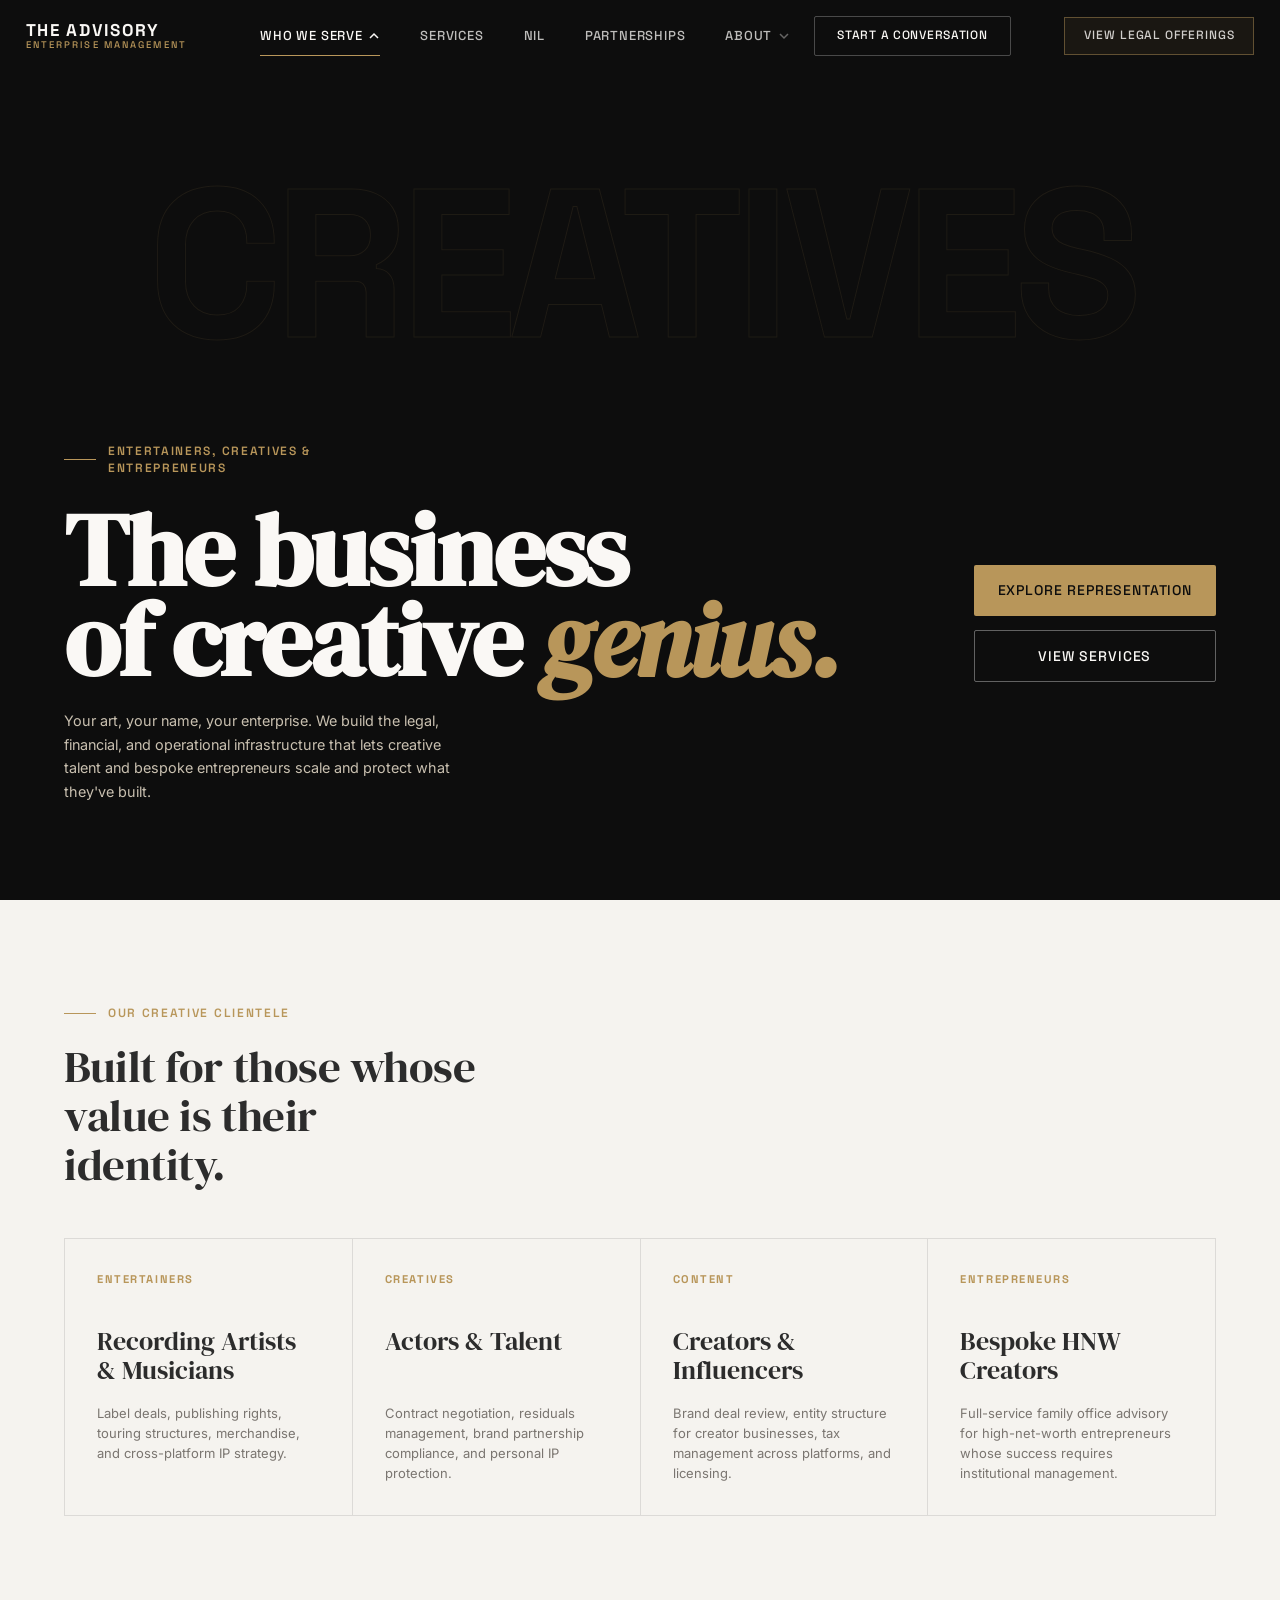
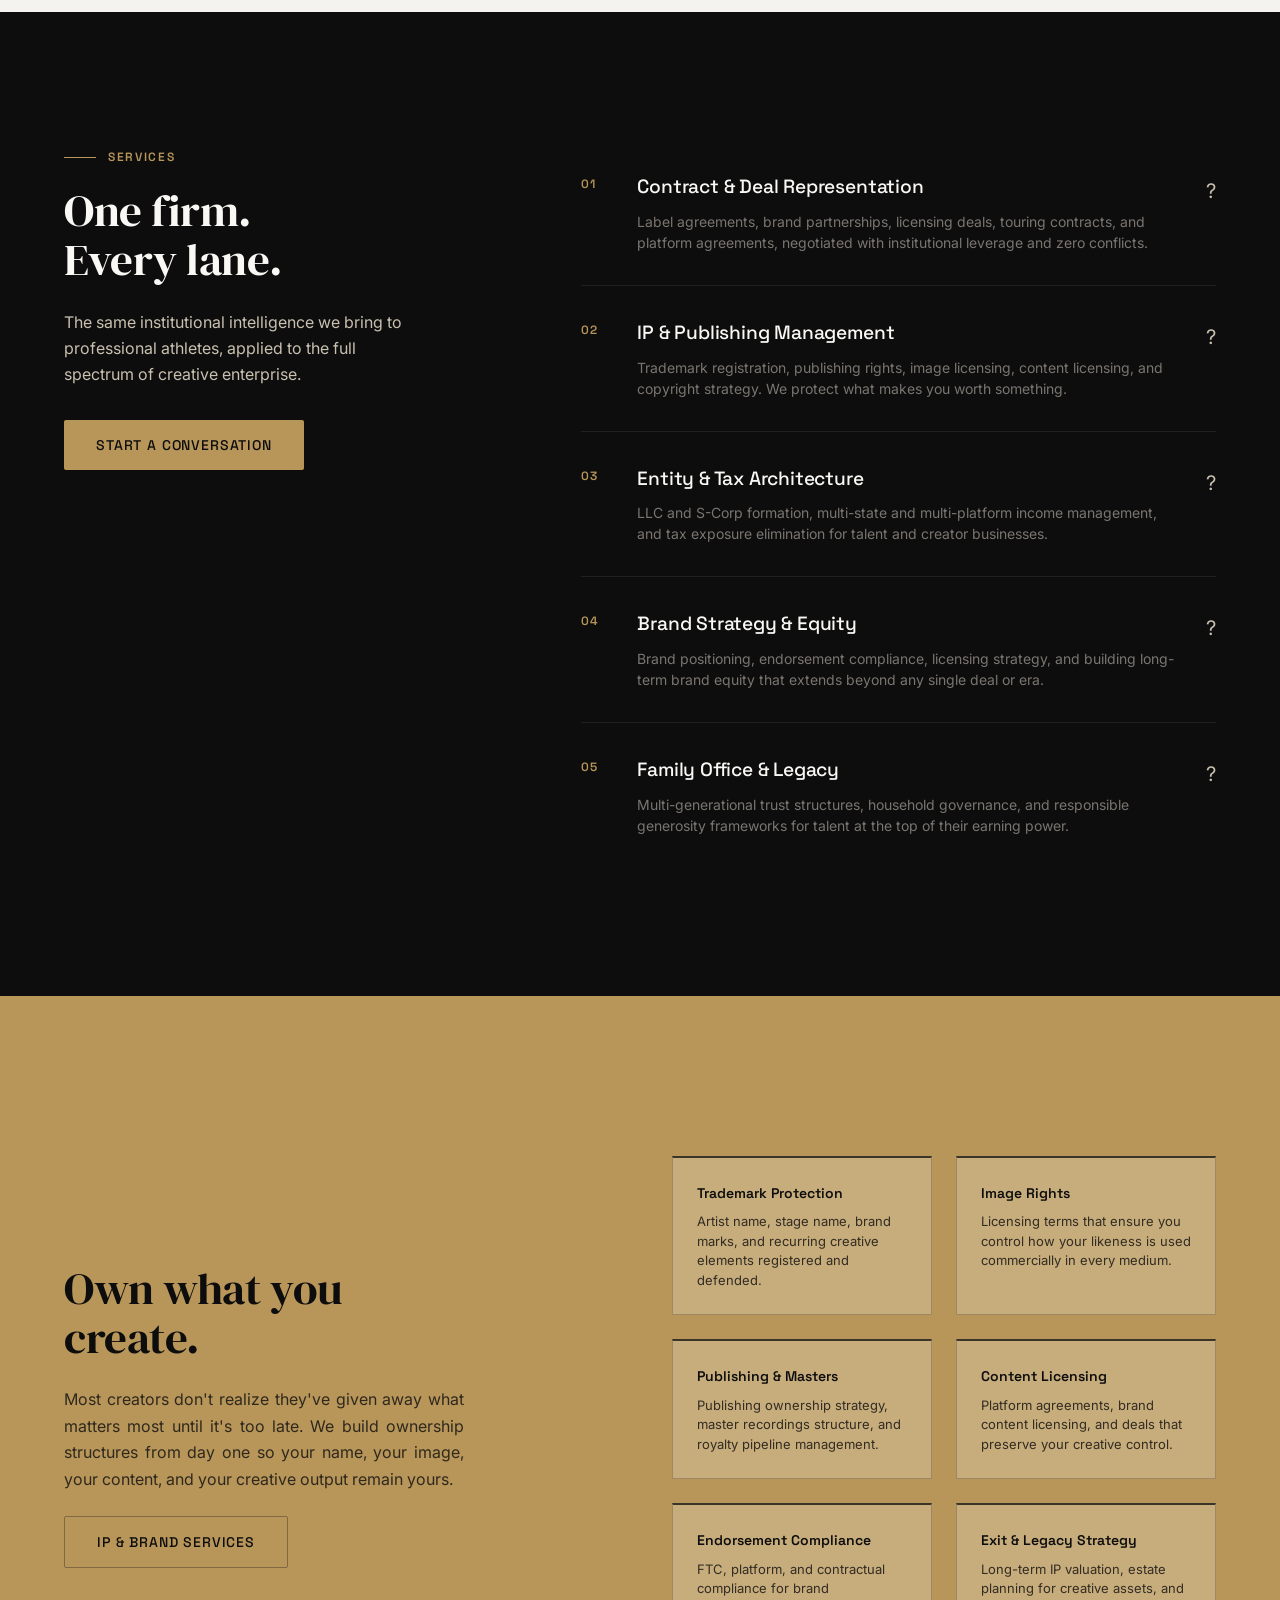
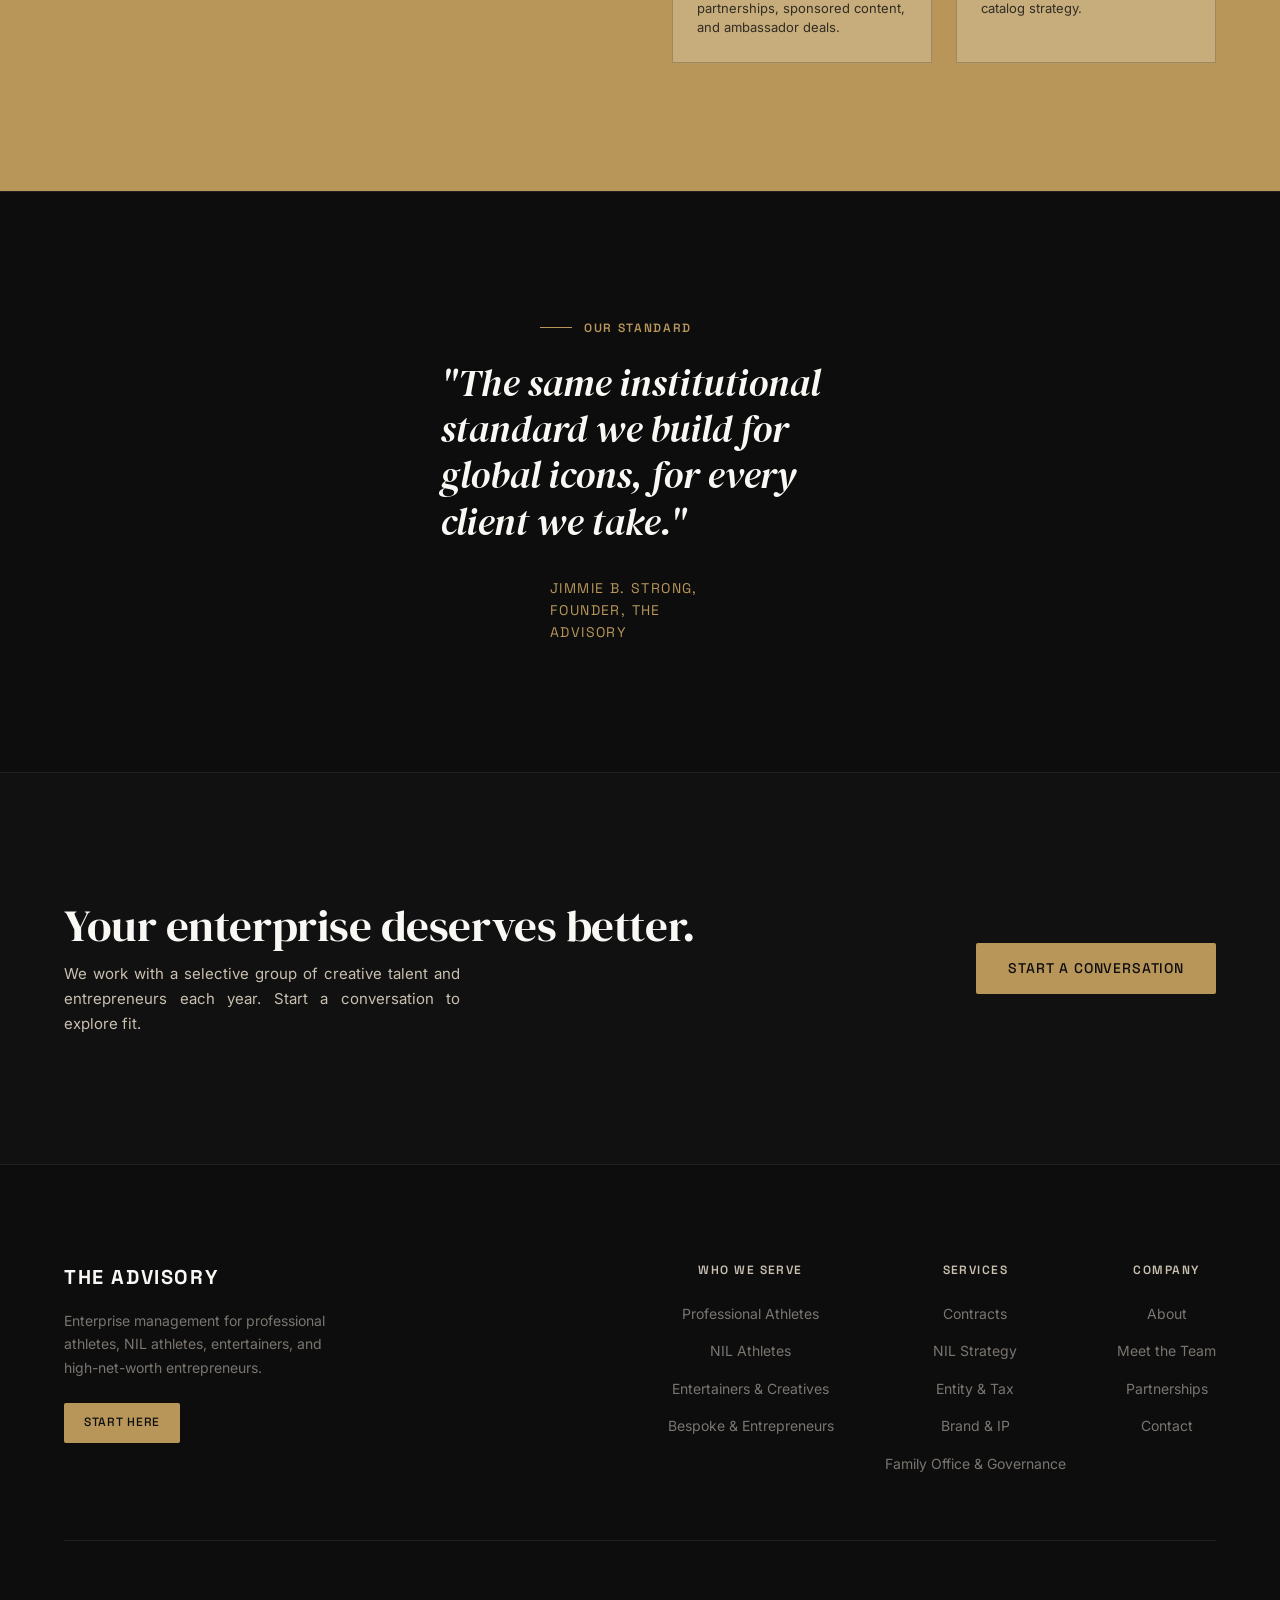
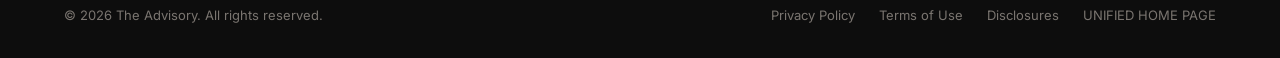
<file: creatives.html>
﻿<!DOCTYPE html>
<html lang="en">
<head>
  <meta charset="UTF-8">
  <meta name="viewport" content="width=device-width, initial-scale=1.0">
  <title>Entertainers &amp; Creatives | The Advisory</title>
  <meta name="description" content="The Advisory serves entertainers, artists, and bespoke creative entrepreneurs with full-service enterprise management: IP, contracts, entity structure, brand, and legacy.">
  <link rel="stylesheet" href="css/design-system.css">
  <link rel="stylesheet" href="css/nav.css">
  <style>
    body { background-color: var(--near-black); }

    /* ===== CREATIVES HERO: gold stencil (NIL-style) ===== */
    .creatives-hero {
      --hero-headline-size: clamp(3rem, 8vw, 9.5rem);
      --hero-headline-lh: 0.88;
    }

    .creatives-hero .page-hero__content {
      z-index: 3;
    }

    /* Multiline eyebrow: real line element centers against both label rows */
    .creatives-hero__eyebrow::before {
      content: none;
      display: none;
    }

    .creatives-hero__eyebrow {
      align-items: center;
    }

    .creatives-hero__eyebrow-line {
      flex-shrink: 0;
      width: 2rem;
      height: 1px;
      background-color: var(--gold);
    }

    .creatives-hero__eyebrow .label {
      display: block;
      line-height: 1.4;
    }

    /* Hero CTAs: stacked — Explore Representation, then View Services */
    .creatives-hero .page-hero__actions {
      flex-direction: column;
      align-items: stretch;
      width: 100%;
      max-width: 17rem;
      gap: 0.875rem;
    }

    .creatives-hero .page-hero__actions .btn {
      width: 100%;
      justify-content: center;
      text-align: center;
      min-height: 44px;
      padding: 0.875rem 1.5rem;
      white-space: nowrap;
    }

    .creatives-hero .page-hero__actions .btn--ghost {
      border-color: rgba(255, 255, 255, 0.35);
    }

    .creatives-hero-overlay {
      position: absolute;
      inset: 0;
      background: linear-gradient(
        to top,
        rgba(13,13,13,1) 0%,
        rgba(13,13,13,0.7) 40%,
        rgba(13,13,13,0.3) 100%
      );
      z-index: 1;
    }

    .creatives-hero-stencil {
      position: absolute;
      inset: auto;
      top: 72px;
      left: 0;
      right: 0;
      bottom: auto;
      height: auto;
      z-index: 2;
      display: flex;
      align-items: flex-start;
      justify-content: center;
      pointer-events: none;
      overflow: visible;
      padding: var(--space-2) 0 0;
    }

    /* Same width box as .container (who-grid cards, etc.) */
    .creatives-hero-stencil-track {
      width: 100%;
      container-type: inline-size;
      transform: translateY(calc(var(--space-7) * -2 / 3 + 15vh));
    }

    .creatives-hero-stencil .stencil-text {
      display: block;
      width: 100%;
      text-align: center;
      font-family: var(--font-sans);
      font-size: 18.35cqw;
      font-weight: 700;
      letter-spacing: -0.04em;
      text-transform: uppercase;
      color: transparent;
      -webkit-text-stroke: 1px rgba(184,150,90,0.15);
      opacity: 0.7;
      user-select: none;
      white-space: nowrap;
      line-height: 1;
    }

    /* ===== WHO WE SERVE ===== */
    .creatives-who {
      background-color: var(--warm-white);
      padding: var(--space-7) 0;
    }

    .creatives-who .display-md,
    .creatives-who .who-title {
      color: var(--body-text);
    }

    .creatives-who .who-grid {
      border-left: 1px solid var(--border-light);
      border-top: 1px solid var(--border-light);
    }

    .creatives-who .who-item {
      border-right: 1px solid var(--border-light);
      border-bottom: 1px solid var(--border-light);
    }

    .creatives-who .who-desc {
      color: var(--muted);
    }

    .who-grid {
      display: grid;
      grid-template-columns: repeat(4, 1fr);
      gap: 0;
      border-left: 1px solid var(--border-dark);
      border-top: 1px solid var(--border-dark);
      margin-top: var(--space-5);
    }

    .who-item {
      border-right: 1px solid var(--border-dark);
      border-bottom: 1px solid var(--border-dark);
      padding: var(--space-4);
      transition: background-color var(--duration-base) var(--ease-smooth);
    }

    .who-item:hover {
      background-color: rgba(184,150,90,0.04);
    }

    .who-label {
      font-family: var(--font-sans);
      font-size: 0.7rem;
      font-weight: 700;
      letter-spacing: 0.14em;
      text-transform: uppercase;
      color: var(--gold);
      margin-bottom: 0.75rem;
    }

    .who-title {
      font-family: var(--font-display);
      font-size: clamp(1.25rem, 2vw, 1.875rem);
      color: var(--ivory);
      margin-bottom: 0.5rem;
    }

    .who-desc {
      font-size: 0.8125rem;
      color: var(--muted);
      line-height: 1.55;
    }

    .who-chevron,
    .ip-chevron {
      display: none;
    }

    /* ===== SERVICES FOR CREATIVES ===== */
    .creatives-services {
      background-color: var(--near-black);
      padding: var(--space-8) 0;
    }

    .creatives-services-layout {
      display: grid;
      grid-template-columns: 1fr 1.4fr;
      gap: var(--space-6);
      align-items: start;
    }

    /* ===== IP / BRAND FEATURE ===== */
    .ip-feature {
      background-color: var(--gold);
      padding: var(--space-8) 0;
    }

    .ip-feature .display-md,
    .ip-feature .ip-item-title {
      color: var(--near-black);
    }

    .ip-feature .ip-item-desc,
    .ip-feature .ip-feature-lead {
      color: rgba(13, 13, 13, 0.8);
    }

    .ip-feature .ip-item {
      border: 1px solid rgba(13, 13, 13, 0.22);
      border-top: 2px solid rgba(13, 13, 13, 0.75);
      background-color: rgba(250, 248, 245, 0.22);
    }

    .ip-feature .ip-item:hover {
      border-color: rgba(13, 13, 13, 0.5);
    }

    .ip-feature .btn--ghost {
      color: var(--near-black);
      border-color: rgba(13, 13, 13, 0.32);
    }

    .ip-feature .btn--ghost:hover {
      color: var(--near-black);
      border-color: var(--near-black);
    }

    .ip-feature-layout {
      display: grid;
      grid-template-columns: 1fr 1fr;
      gap: var(--space-6);
      align-items: center;
    }

    .ip-items {
      display: grid;
      grid-template-columns: 1fr 1fr;
      gap: var(--space-3);
      margin-top: var(--space-4);
    }

    .ip-item {
      padding: var(--space-3);
      border: 1px solid var(--border-dark);
      border-top: 2px solid var(--gold);
      transition: border-color var(--duration-base) var(--ease-smooth);
    }

    .ip-item:hover {
      border-color: var(--gold);
    }

    .ip-item-title {
      font-family: var(--font-sans);
      font-size: 0.875rem;
      font-weight: 600;
      color: var(--ivory);
      margin-bottom: 0.5rem;
    }

    .ip-item-desc {
      font-size: 0.8125rem;
      color: var(--muted);
      line-height: 1.5;
    }

    .ip-feature-lead {
      text-align: justify;
    }

    /* ===== BESPOKE FEATURE QUOTE ===== */
    .bespoke-quote {
      background-color: var(--near-black);
      padding: var(--space-8) 0;
      border-top: 1px solid var(--border-dark);
      border-bottom: 1px solid var(--border-dark);
    }

    .bespoke-quote-inner {
      text-align: center;
    }

    .bespoke-quote-eyebrow {
      display: flex;
      width: 100%;
      justify-content: flex-start;
      margin-bottom: var(--space-3);
    }

    .bespoke-quote blockquote {
      font-family: var(--font-display);
      font-style: italic;
      font-size: clamp(1.5rem, 3vw, 3.25rem);
      line-height: 1.2;
      color: var(--ivory);
      max-width: 20ch;
      margin: 0 auto var(--space-4);
    }

    .bespoke-quote-cite {
      font-family: var(--font-sans);
      font-size: 0.875rem;
      letter-spacing: 0.1em;
      text-transform: uppercase;
      color: var(--gold);
    }

    /* ===== BOTTOM CTA ===== */
    .creatives-cta-inner {
      display: grid;
      grid-template-columns: 1fr auto;
      gap: var(--space-4);
      align-items: center;
    }

    .creatives-cta-desc {
      color: var(--stone);
      font-size: 0.9375rem;
      max-width: 44ch;
      line-height: 1.65;
      text-align: justify;
    }

    /* ===== TABLET AND BELOW (1023px and below) ===== */
    @media (max-width: 1023px) {
      .who-grid { grid-template-columns: 1fr 1fr; }
      .creatives-services-layout { grid-template-columns: 1fr; }
      .ip-feature-layout { grid-template-columns: 1fr; }
      .ip-items { grid-template-columns: 1fr; }

      /* IP feature: tighten vertical rhythm */
      .ip-feature {
        padding-top: var(--space-4);
        padding-bottom: var(--space-5);
      }

      .ip-feature-layout {
        gap: var(--space-2);
        align-items: start;
      }

      .ip-feature .eyebrow {
        margin-bottom: var(--space-2);
      }

      .ip-feature .display-md {
        margin-bottom: var(--space-2) !important;
      }

      .ip-feature .ip-feature-lead {
        margin-bottom: var(--space-2) !important;
      }

      .ip-feature .ip-items {
        margin-top: 0;
        gap: var(--space-2);
      }

      /* Our Standard quote: tighter rhythm */
      .bespoke-quote {
        padding-top: var(--space-4);
        padding-bottom: var(--space-5);
      }

      .bespoke-quote-eyebrow {
        margin-bottom: var(--space-2);
      }

      .bespoke-quote blockquote {
        margin-bottom: var(--space-3);
      }

      .creatives-cta {
        padding: var(--space-4) 0 var(--space-3) !important;
      }

      .creatives-cta-inner {
        display: flex;
        flex-direction: column;
        align-items: stretch;
        gap: var(--space-3);
      }

      .creatives-cta-inner h2 {
        margin-bottom: 0 !important;
      }

      .creatives-cta-desc {
        max-width: none;
      }

      .creatives-cta-inner .btn {
        align-self: center;
        display: inline-flex;
        justify-content: center;
        text-align: center;
        padding: 0.65rem 1.25rem;
        font-size: 0.75rem;
      }

      .creatives-hero.page-hero--viewport {
        display: flex;
        flex-direction: column;
        justify-content: flex-end;
        height: auto;
        min-height: calc(55vh + var(--space-3));
        max-height: none;
        padding-top: calc(72px + var(--space-2));
        padding-bottom: var(--space-3);
        align-items: stretch;
        overflow: hidden;
      }

      .creatives-hero-stencil {
        position: absolute;
        inset: auto;
        top: 72px;
        left: 0;
        right: 0;
        width: 100%;
        height: auto;
        align-items: flex-start;
        justify-content: center;
        overflow: visible;
        padding: var(--space-2) 0 0;
      }

      .creatives-hero-stencil-track {
        transform: translateY(calc(var(--space-5) * -2 / 3 + 15vh));
      }

      .creatives-hero-stencil .stencil-text {
        font-size: clamp(2.75rem, 18.35cqw, 6rem);
        letter-spacing: -0.025em;
        line-height: 1;
      }

      .creatives-hero .page-hero__content {
        position: relative;
        flex: 0 0 auto;
        margin-top: auto;
        width: 100%;
        padding: 0 var(--container-padding) var(--space-3);
      }

      .creatives-hero .page-hero__layout {
        row-gap: var(--space-3);
      }

      .creatives-hero .page-hero__tagline {
        margin-top: var(--space-2);
      }

      .creatives-hero .page-hero__aside {
        width: 100%;
      }

      .creatives-hero .page-hero__actions {
        flex-direction: column;
        align-items: stretch;
        max-width: 20rem;
        margin: 0 auto;
      }

      .creatives-hero .page-hero__actions .btn {
        width: 100%;
        padding: 0.875rem 1.25rem;
        font-size: 0.8125rem;
      }

      .creatives-hero .page-hero__eyebrow {
        margin-bottom: var(--space-2);
      }

      .page-creatives .footer-brand {
        display: none;
      }

      .page-creatives .site-footer {
        padding-top: var(--space-3);
      }

      .page-creatives .footer-top {
        margin-bottom: var(--space-3);
        padding-bottom: var(--space-3);
      }

      /* Who-grid cards: collapsible rows + aligned chevron */
      .creatives-who .who-item.rc-collapsible {
        cursor: pointer;
      }

      .creatives-who .who-item.rc-collapsible:not(.rc-expanded) {
        padding-top: var(--space-3);
        padding-bottom: var(--space-3);
      }

      .creatives-who .who-item-head {
        display: flex;
        align-items: flex-start;
        justify-content: space-between;
        gap: var(--space-2);
      }

      .creatives-who .who-item.rc-collapsible:not(.rc-expanded) .who-title {
        margin-bottom: 0;
      }

      .creatives-who .who-chevron {
        display: block;
        flex: 0 0 1.5rem;
        width: 1.5rem;
        text-align: right;
        font-family: var(--font-sans);
        font-size: 1.125rem;
        font-weight: 400;
        line-height: 1.2;
        color: var(--gold);
        opacity: 0.55;
        margin-top: 0.15rem;
      }

      .creatives-who .who-item.rc-collapsible:not(.rc-expanded) .who-chevron::after {
        content: '+';
      }

      .creatives-who .who-item.rc-collapsible.rc-expanded .who-chevron::after {
        content: '-';
      }

      /* IP feature cards: collapsible rows + aligned chevron */
      .ip-feature .ip-item.rc-collapsible {
        cursor: pointer;
      }

      .ip-feature .ip-item.rc-collapsible:not(.rc-expanded) {
        padding-top: var(--space-3);
        padding-bottom: var(--space-3);
      }

      .ip-feature .ip-item-head {
        display: flex;
        align-items: flex-start;
        justify-content: space-between;
        gap: var(--space-2);
      }

      .ip-feature .ip-item.rc-collapsible:not(.rc-expanded) .ip-item-title {
        margin-bottom: 0;
      }

      .ip-feature .ip-chevron {
        display: block;
        flex: 0 0 1.5rem;
        width: 1.5rem;
        text-align: right;
        font-family: var(--font-sans);
        font-size: 1.125rem;
        font-weight: 400;
        line-height: 1.2;
        color: var(--near-black);
        opacity: 0.55;
        margin-top: 0;
      }

      .ip-feature .ip-item.rc-collapsible:not(.rc-expanded) .ip-chevron::after {
        content: '+';
      }

      .ip-feature .ip-item.rc-collapsible.rc-expanded .ip-chevron::after {
        content: '-';
      }
    }

    @media (max-width: 600px) {
      .who-grid { grid-template-columns: 1fr; }
    }
  </style>
</head>
<body class="page-creatives">

  <!-- HEADER -->
  <header class="site-header" id="site-header">
    <div class="container header-inner">
      <a href="home.html" class="site-logo">
        <div class="logo-text">
          <span class="logo-name">The Advisory</span>
          <span class="logo-sub">Enterprise Management</span>
        </div>
      </a>
      <div class="header-center">
      <nav class="primary-nav">
        <ul>
          <li class="nav-item active">
            <a href="#" class="nav-link">Who We Serve
              <svg class="chevron" viewBox="0 0 12 12" fill="none" stroke="currentColor" stroke-width="1.5"><path d="M2 4l4 4 4-4"/></svg>
            </a>
            <ul class="dropdown">
              <li class="dropdown-item"><a href="sports.html" class="dropdown-link">Professional Athletes</a></li>
              <li class="dropdown-item"><a href="nil.html" class="dropdown-link">NIL Athletes</a></li>
              <li class="dropdown-item"><a href="creatives.html" class="dropdown-link">Entertainers &amp; Creatives</a></li>
              <li class="dropdown-item"><a href="bespoke.html" class="dropdown-link">Bespoke &amp; Entrepreneurs</a></li>
            </ul>
          </li>
          <li class="nav-item"><a href="services.html" class="nav-link">Services</a></li>
          <li class="nav-item"><a href="nil.html" class="nav-link">NIL</a></li>
          <li class="nav-item"><a href="partnerships.html" class="nav-link">Partnerships</a></li>
          <li class="nav-item"><a href="about.html" class="nav-link">About<svg class="chevron" viewBox="0 0 12 12" fill="none" stroke="currentColor" stroke-width="1.5"><path d="M2 4l4 4 4-4"/></svg></a><ul class="dropdown"><li class="dropdown-item"><a href="about.html" class="dropdown-link">About The Advisory</a></li><li class="dropdown-item"><a href="https://theadvisorypllc.com/attorneys" class="dropdown-link">Meet the Team</a></li></ul></li>
        </ul>
      </nav>
            <div class="header-cta">
        <a href="contact.html" class="btn btn--ghost">Start a Conversation</a>
      </div>
      </div>
      <a href="https://theadvisorypllc.com/" class="header-cta-link">View Legal Offerings</a>

      <button class="mobile-toggle" aria-label="Toggle menu"><span></span><span></span><span></span></button>
    </div>
  </header>
  <div class="mobile-nav-overlay"></div>
  <nav class="mobile-nav">
    <ul>
      <li class="mobile-nav-item"><button class="mobile-nav-trigger" data-submenu="mc-serve"><span>Who We Serve</span><svg class="m-chevron" viewBox="0 0 20 20" fill="none" stroke="currentColor" stroke-width="1.5"><path d="M5 8l5 5 5-5"/></svg></button>
        <div class="mobile-submenu" id="mc-serve">
          <a href="sports.html" class="mobile-submenu-link">Professional Athletes</a>
          <a href="nil.html" class="mobile-submenu-link">NIL Athletes</a>
          <a href="creatives.html" class="mobile-submenu-link">Entertainers &amp; Creatives</a>
          <a href="bespoke.html" class="mobile-submenu-link">Bespoke &amp; Entrepreneurs</a>
        </div>
      </li>
      <li class="mobile-nav-item"><button class="mobile-nav-trigger"><a href="services.html">Services</a></button></li>
      <li class="mobile-nav-item"><button class="mobile-nav-trigger"><a href="nil.html">NIL</a></button></li>
      <li class="mobile-nav-item"><button class="mobile-nav-trigger"><a href="partnerships.html">Partnerships</a></button></li>
      <li class="mobile-nav-item">
        <button class="mobile-nav-trigger" data-submenu="mc-about">
          <span>About</span>
          <svg class="m-chevron" viewBox="0 0 20 20" fill="none" stroke="currentColor" stroke-width="1.5"><path d="M5 8l5 5 5-5"/></svg>
        </button>
        <div class="mobile-submenu" id="mc-about">
          <a href="about.html" class="mobile-submenu-link">About The Advisory</a>
          <a href="https://theadvisorypllc.com/attorneys" class="mobile-submenu-link">Meet the Team</a>
        </div>
      </li>
    </ul>
        <div class="mobile-nav-cta">
      <a href="contact.html" class="btn btn--primary">Start a Conversation</a>
      <a href="https://theadvisorypllc.com/" class="header-cta-link" style="text-align:center;display:block;padding:0.5rem 0;">View Legal Offerings</a>
    </div>
  </nav>

  <!-- ============================================================
       CREATIVES HERO: Gold stencil
  ============================================================ -->
  <section class="creatives-hero page-hero page-hero--viewport">
    <div class="creatives-hero-overlay"></div>

    <div class="creatives-hero-stencil" aria-hidden="true">
      <div class="container creatives-hero-stencil-track">
        <span class="stencil-text">CREATIVES</span>
      </div>
    </div>

    <div class="page-hero__content">
      <div class="page-hero__layout">
        <div class="page-hero__main">
          <div class="page-hero__eyebrow creatives-hero__eyebrow">
            <span class="creatives-hero__eyebrow-line" aria-hidden="true"></span>
            <span class="label text-gold">Entertainers, Creatives &amp;<br>Entrepreneurs</span>
          </div>
          <h1 class="page-hero__headline">
            The business<br>of creative <em>genius.</em>
          </h1>
          <p class="page-hero__tagline">
            Your art, your name, your enterprise. We build the legal, financial, and operational infrastructure
            that lets creative talent and bespoke entrepreneurs scale and protect what they've built.
          </p>
        </div>
        <div class="page-hero__aside">
          <div class="page-hero__actions">
            <a href="contact.html" class="btn btn--primary">Explore Representation</a>
            <a href="services.html" class="btn btn--ghost">View Services</a>
          </div>
        </div>
      </div>
    </div>
  </section>

  <!-- ============================================================
       WHO WE SERVE
  ============================================================ -->
  <section class="creatives-who">
    <div class="container">
      <div class="reveal">
        <div class="eyebrow"><span class="label">Our Creative Clientele</span></div>
        <h2 class="display-md text-white" style="max-width: 18ch;">Built for those whose value is their identity.</h2>
      </div>

      <div class="who-grid reveal">
        <div class="who-item rc-collapsible" tabindex="0" role="button">
          <div class="who-label">Entertainers</div>
          <div class="who-item-head">
            <div class="who-title">Recording Artists &amp; Musicians</div>
            <span class="who-chevron" aria-hidden="true"></span>
          </div>
          <div class="who-desc">Label deals, publishing rights, touring structures, merchandise, and cross-platform IP strategy.</div>
        </div>
        <div class="who-item rc-collapsible" tabindex="0" role="button">
          <div class="who-label">Creatives</div>
          <div class="who-item-head">
            <div class="who-title">Actors &amp; Talent</div>
            <span class="who-chevron" aria-hidden="true"></span>
          </div>
          <div class="who-desc">Contract negotiation, residuals management, brand partnership compliance, and personal IP protection.</div>
        </div>
        <div class="who-item rc-collapsible" tabindex="0" role="button">
          <div class="who-label">Content</div>
          <div class="who-item-head">
            <div class="who-title">Creators &amp; Influencers</div>
            <span class="who-chevron" aria-hidden="true"></span>
          </div>
          <div class="who-desc">Brand deal review, entity structure for creator businesses, tax management across platforms, and licensing.</div>
        </div>
        <div class="who-item rc-collapsible" tabindex="0" role="button">
          <div class="who-label">Entrepreneurs</div>
          <div class="who-item-head">
            <div class="who-title">Bespoke HNW Creators</div>
            <span class="who-chevron" aria-hidden="true"></span>
          </div>
          <div class="who-desc">Full-service family office advisory for high-net-worth entrepreneurs whose success requires institutional management.</div>
        </div>
      </div>
    </div>
  </section>

  <!-- ============================================================
       SERVICES FOR CREATIVES
  ============================================================ -->
  <section class="creatives-services">
    <div class="container">
      <div class="creatives-services-layout">

        <div class="reveal">
          <div class="eyebrow"><span class="label">Services</span></div>
          <h2 class="display-md text-white" style="margin-bottom: var(--space-3);">One firm.<br>Every lane.</h2>
          <p class="body-md text-stone" style="max-width: 34ch;">
            The same institutional intelligence we bring to professional athletes,
            applied to the full spectrum of creative enterprise.
          </p>
          <a href="contact.html" class="btn btn--primary" style="margin-top: var(--space-4);">Start a Conversation</a>
        </div>

        <div class="reveal reveal-delay-1">
          <div class="lane-card rc-collapsible" data-href="services.html#contracts" role="link" tabindex="0">
            <span class="lane-number">01</span>
            <div>
              <div class="lane-title">Contract &amp; Deal Representation</div>
              <div class="lane-desc">Label agreements, brand partnerships, licensing deals, touring contracts, and platform agreements, negotiated with institutional leverage and zero conflicts.</div>
            </div>
            <span class="lane-arrow">?</span>
          </div>
          <div class="lane-card rc-collapsible" data-href="services.html#brand-ip" role="link" tabindex="0">
            <span class="lane-number">02</span>
            <div>
              <div class="lane-title">IP &amp; Publishing Management</div>
              <div class="lane-desc">Trademark registration, publishing rights, image licensing, content licensing, and copyright strategy. We protect what makes you worth something.</div>
            </div>
            <span class="lane-arrow">?</span>
          </div>
          <div class="lane-card rc-collapsible" data-href="services.html#entity" role="link" tabindex="0">
            <span class="lane-number">03</span>
            <div>
              <div class="lane-title">Entity &amp; Tax Architecture</div>
              <div class="lane-desc">LLC and S-Corp formation, multi-state and multi-platform income management, and tax exposure elimination for talent and creator businesses.</div>
            </div>
            <span class="lane-arrow">?</span>
          </div>
          <div class="lane-card rc-collapsible" data-href="services.html#brand-ip" role="link" tabindex="0">
            <span class="lane-number">04</span>
            <div>
              <div class="lane-title">Brand Strategy &amp; Equity</div>
              <div class="lane-desc">Brand positioning, endorsement compliance, licensing strategy, and building long-term brand equity that extends beyond any single deal or era.</div>
            </div>
            <span class="lane-arrow">?</span>
          </div>
          <div class="lane-card rc-collapsible" data-href="services.html#family-governance" role="link" tabindex="0">
            <span class="lane-number">05</span>
            <div>
              <div class="lane-title">Family Office &amp; Legacy</div>
              <div class="lane-desc">Multi-generational trust structures, household governance, and responsible generosity frameworks for talent at the top of their earning power.</div>
            </div>
            <span class="lane-arrow">?</span>
          </div>
        </div>

      </div>
    </div>
  </section>

  <!-- ============================================================
       IP FEATURE SECTION
  ============================================================ -->
  <section class="ip-feature">
    <div class="container">
      <div class="ip-feature-layout">

        <div class="reveal">
          <div class="eyebrow"><span class="label">Your IP is Your Enterprise</span></div>
          <h2 class="display-md text-white" style="margin-bottom: var(--space-3);">
            Own what you<br>create. <em style="color: var(--gold); font-style: italic;">Forever.</em>
          </h2>
          <p class="body-md text-stone ip-feature-lead" style="max-width: 40ch; margin-bottom: var(--space-3);">
            Most creators don't realize they've given away what matters most until it's too late.
            We build ownership structures from day one so your name, your image, your content,
            and your creative output remain yours.
          </p>
          <a href="services.html#brand-ip" class="btn btn--ghost">IP &amp; Brand Services</a>
        </div>

        <div class="reveal reveal-delay-2">
          <div class="ip-items">
            <div class="ip-item rc-collapsible" tabindex="0" role="button">
              <div class="ip-item-head">
                <div class="ip-item-title">Trademark Protection</div>
                <span class="ip-chevron" aria-hidden="true"></span>
              </div>
              <div class="ip-item-desc">Artist name, stage name, brand marks, and recurring creative elements registered and defended.</div>
            </div>
            <div class="ip-item rc-collapsible" tabindex="0" role="button">
              <div class="ip-item-head">
                <div class="ip-item-title">Image Rights</div>
                <span class="ip-chevron" aria-hidden="true"></span>
              </div>
              <div class="ip-item-desc">Licensing terms that ensure you control how your likeness is used commercially in every medium.</div>
            </div>
            <div class="ip-item rc-collapsible" tabindex="0" role="button">
              <div class="ip-item-head">
                <div class="ip-item-title">Publishing &amp; Masters</div>
                <span class="ip-chevron" aria-hidden="true"></span>
              </div>
              <div class="ip-item-desc">Publishing ownership strategy, master recordings structure, and royalty pipeline management.</div>
            </div>
            <div class="ip-item rc-collapsible" tabindex="0" role="button">
              <div class="ip-item-head">
                <div class="ip-item-title">Content Licensing</div>
                <span class="ip-chevron" aria-hidden="true"></span>
              </div>
              <div class="ip-item-desc">Platform agreements, brand content licensing, and deals that preserve your creative control.</div>
            </div>
            <div class="ip-item rc-collapsible" tabindex="0" role="button">
              <div class="ip-item-head">
                <div class="ip-item-title">Endorsement Compliance</div>
                <span class="ip-chevron" aria-hidden="true"></span>
              </div>
              <div class="ip-item-desc">FTC, platform, and contractual compliance for brand partnerships, sponsored content, and ambassador deals.</div>
            </div>
            <div class="ip-item rc-collapsible" tabindex="0" role="button">
              <div class="ip-item-head">
                <div class="ip-item-title">Exit &amp; Legacy Strategy</div>
                <span class="ip-chevron" aria-hidden="true"></span>
              </div>
              <div class="ip-item-desc">Long-term IP valuation, estate planning for creative assets, and catalog strategy.</div>
            </div>
          </div>
        </div>

      </div>
    </div>
  </section>

  <!-- ============================================================
       BESPOKE QUOTE / STATEMENT
  ============================================================ -->
  <section class="bespoke-quote">
    <div class="container container--narrow bespoke-quote-inner reveal">
      <div class="eyebrow bespoke-quote-eyebrow"><span class="label">Our Standard</span></div>
      <blockquote>
        "The same institutional standard we build for global icons, for every client we take."
      </blockquote>
      <p class="bespoke-quote-cite">Jimmie B. Strong, Founder, The Advisory</p>
    </div>
  </section>

  <!-- ============================================================
       CTA
  ============================================================ -->
  <section class="creatives-cta section section--charcoal" style="padding: var(--space-8) 0;">
    <div class="container">
      <div class="creatives-cta-inner reveal">
        <div>
          <h2 class="display-md text-white" style="margin-bottom: 0.75rem;">Your enterprise deserves better.</h2>
          <p class="creatives-cta-desc">We work with a selective group of creative talent and entrepreneurs each year. Start a conversation to explore fit.</p>
        </div>
        <a href="contact.html" class="btn btn--primary">Start a Conversation</a>
      </div>
    </div>
  </section>

  <!-- FOOTER -->
  <footer class="site-footer">
    <div class="container">
      <div class="footer-top">
        <div class="footer-brand">
          <div class="footer-logo">The Advisory</div>
          <p>Enterprise management for professional athletes, NIL athletes, entertainers, and high-net-worth entrepreneurs.</p>
          <div style="margin-top:1.5rem"><a href="contact.html" class="btn btn--primary" style="padding:0.65rem 1.25rem;font-size:0.75rem">Start Here</a></div>
        </div>
        <div class="footer-nav-cols"><div class="footer-col"><h5>Who We Serve</h5><ul><li><a href="sports.html">Professional Athletes</a></li><li><a href="nil.html">NIL Athletes</a></li><li><a href="creatives.html">Entertainers &amp; Creatives</a></li><li><a href="bespoke.html">Bespoke &amp; Entrepreneurs</a></li></ul></div>
        <div class="footer-col"><h5>Services</h5><ul><li><a href="services.html#contracts">Contracts</a></li><li><a href="nil.html">NIL Strategy</a></li><li><a href="services.html#entity">Entity &amp; Tax</a></li><li><a href="services.html#brand-ip">Brand &amp; IP</a></li><li><a href="services.html#family-governance">Family Office &amp; Governance</a></li></ul></div>
        <div class="footer-col"><h5>Company</h5><ul><li><a href="about.html">About</a></li><li><a href="https://theadvisorypllc.com/attorneys">Meet the Team</a></li><li><a href="partnerships.html">Partnerships</a></li><li><a href="contact.html">Contact</a></li></ul></div></div>
      </div>
      <div class="footer-bottom">
        <p>&copy; 2026 The Advisory. All rights reserved.</p>
        <div class="footer-legal"><a href="privacy-policy.html">Privacy Policy</a><a href="terms-of-use.html">Terms of Use</a><a href="disclosures.html">Disclosures</a><a href="index.html">UNIFIED HOME PAGE</a></div>
      </div>
    </div>
  </footer>

  <script src="js/main.js"></script>
</body>
</html>
</file>
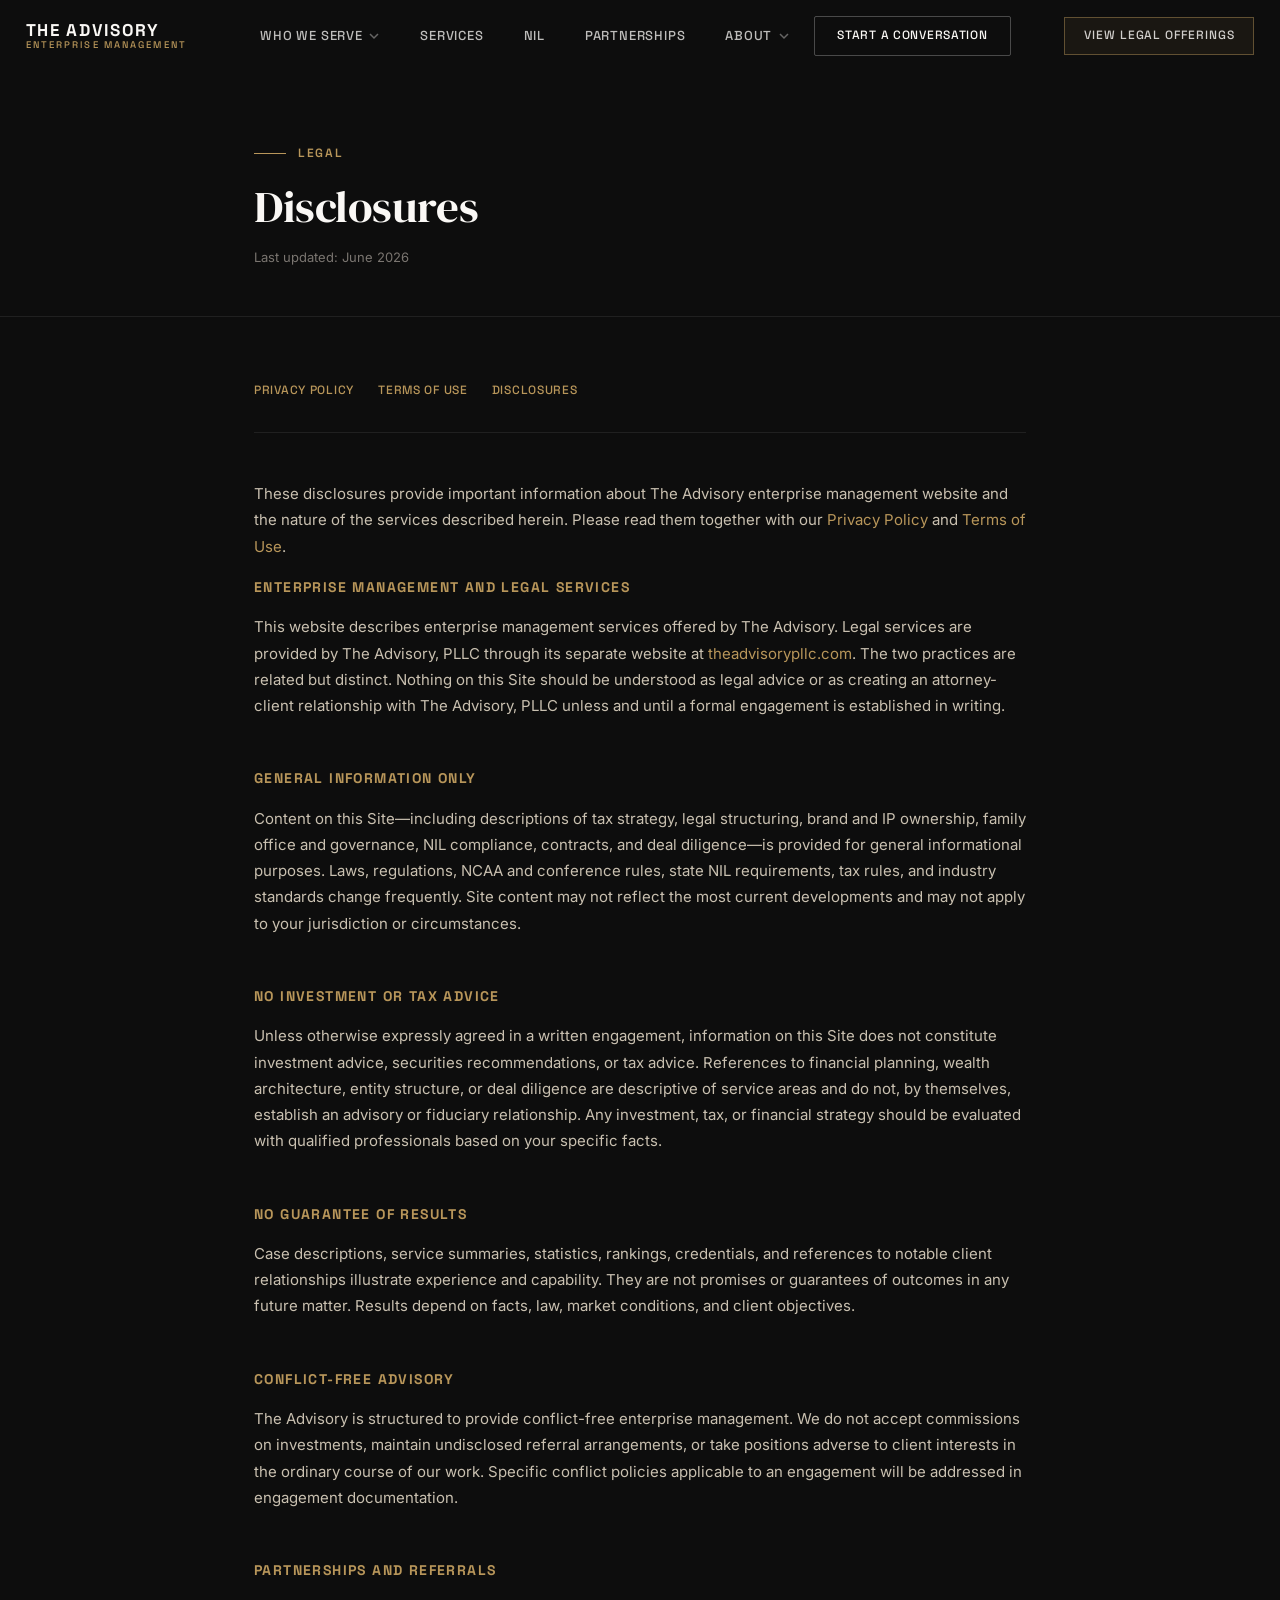
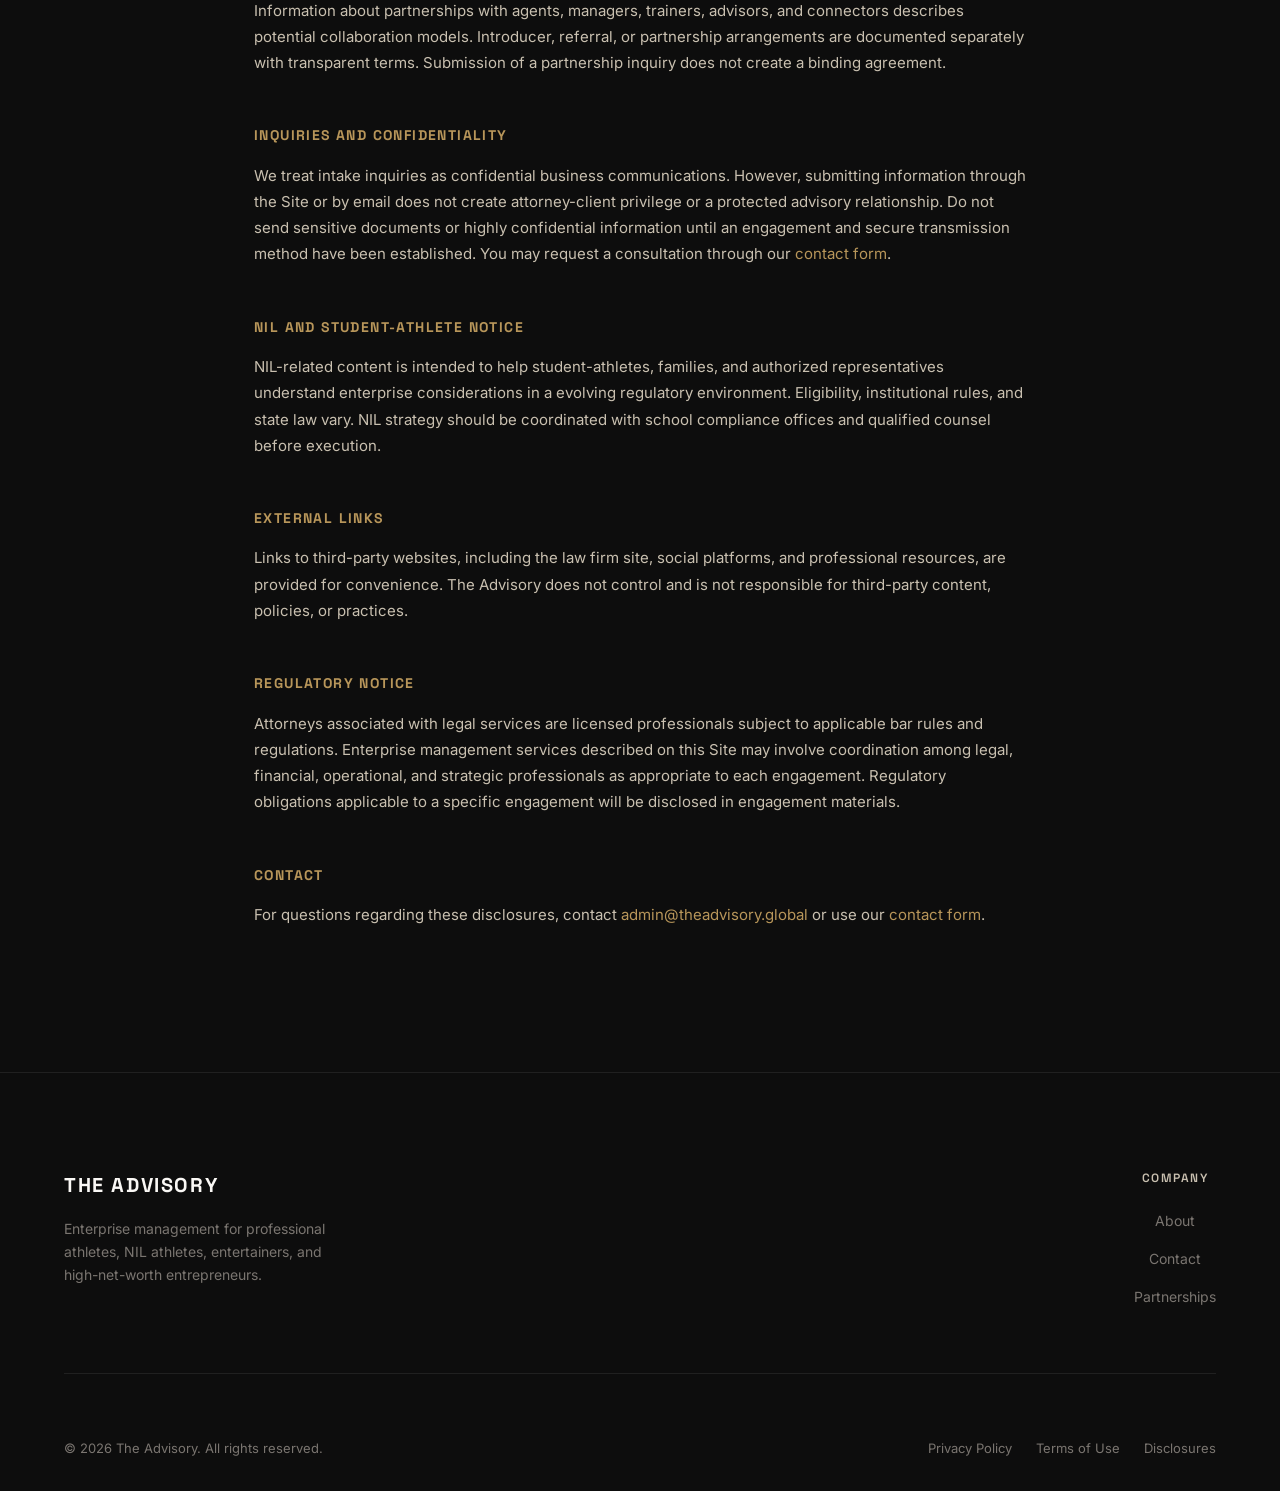
<file: disclosures.html>
<!DOCTYPE html>
<html lang="en">
<head>
  <meta charset="UTF-8">
  <meta name="viewport" content="width=device-width, initial-scale=1.0">
  <title>Disclosures | The Advisory</title>
  <meta name="description" content="Important disclosures for The Advisory enterprise management website, including regulatory notices, conflict policies, and limitations on site content.">
  <link rel="stylesheet" href="css/design-system.css">
  <link rel="stylesheet" href="css/nav.css">
</head>
<body class="page-legal">

  <header class="site-header" id="site-header">
    <div class="container header-inner">
      <a href="home.html" class="site-logo"><div class="logo-text"><span class="logo-name">The Advisory</span><span class="logo-sub">Enterprise Management</span></div></a>
      <div class="header-center">
        <nav class="primary-nav">
          <ul>
            <li class="nav-item"><a href="#" class="nav-link">Who We Serve<svg class="chevron" viewBox="0 0 12 12" fill="none" stroke="currentColor" stroke-width="1.5"><path d="M2 4l4 4 4-4"/></svg></a>
              <ul class="dropdown">
                <li class="dropdown-item"><a href="sports.html" class="dropdown-link">Professional Athletes</a></li>
                <li class="dropdown-item"><a href="nil.html" class="dropdown-link">NIL Athletes</a></li>
                <li class="dropdown-item"><a href="creatives.html" class="dropdown-link">Entertainers &amp; Creatives</a></li>
                <li class="dropdown-item"><a href="bespoke.html" class="dropdown-link">Bespoke &amp; Entrepreneurs</a></li>
              </ul>
            </li>
            <li class="nav-item"><a href="services.html" class="nav-link">Services</a></li>
            <li class="nav-item"><a href="nil.html" class="nav-link">NIL</a></li>
            <li class="nav-item"><a href="partnerships.html" class="nav-link">Partnerships</a></li>
            <li class="nav-item"><a href="about.html" class="nav-link">About<svg class="chevron" viewBox="0 0 12 12" fill="none" stroke="currentColor" stroke-width="1.5"><path d="M2 4l4 4 4-4"/></svg></a>
              <ul class="dropdown">
                <li class="dropdown-item"><a href="about.html" class="dropdown-link">About The Advisory</a></li>
                <li class="dropdown-item"><a href="https://theadvisorypllc.com/attorneys" class="dropdown-link">Meet the Team</a></li>
              </ul>
            </li>
          </ul>
        </nav>
        <div class="header-cta"><a href="contact.html" class="btn btn--ghost">Start a Conversation</a></div>
      </div>
      <a href="https://theadvisorypllc.com/" class="header-cta-link">View Legal Offerings</a>
      <button class="mobile-toggle" aria-label="Toggle menu"><span></span><span></span><span></span></button>
    </div>
  </header>
  <div class="mobile-nav-overlay"></div>
  <nav class="mobile-nav" aria-label="Mobile navigation">
    <ul>
      <li class="mobile-nav-item"><button class="mobile-nav-trigger"><a href="services.html">Services</a></button></li>
      <li class="mobile-nav-item"><button class="mobile-nav-trigger"><a href="contact.html">Contact</a></button></li>
      <li class="mobile-nav-item"><button class="mobile-nav-trigger"><a href="about.html">About</a></button></li>
    </ul>
    <div class="mobile-nav-cta">
      <a href="contact.html" class="btn btn--primary">Start a Conversation</a>
    </div>
  </nav>

  <section class="legal-hero">
    <div class="container container--narrow">
      <div class="eyebrow"><span class="label">Legal</span></div>
      <h1 class="display-md text-white">Disclosures</h1>
      <p class="legal-meta">Last updated: June 2026</p>
    </div>
  </section>

  <section class="legal-doc">
    <div class="container container--narrow reveal revealed">
      <nav class="legal-nav" aria-label="Legal documents">
        <a href="privacy-policy.html">Privacy Policy</a>
        <a href="terms-of-use.html">Terms of Use</a>
        <a href="disclosures.html" class="is-active">Disclosures</a>
      </nav>

      <p>These disclosures provide important information about The Advisory enterprise management website and the nature of the services described herein. Please read them together with our <a href="privacy-policy.html">Privacy Policy</a> and <a href="terms-of-use.html">Terms of Use</a>.</p>

      <h2>Enterprise Management and Legal Services</h2>
      <p>This website describes enterprise management services offered by The Advisory. Legal services are provided by The Advisory, PLLC through its separate website at <a href="https://theadvisorypllc.com/" rel="noopener noreferrer">theadvisorypllc.com</a>. The two practices are related but distinct. Nothing on this Site should be understood as legal advice or as creating an attorney-client relationship with The Advisory, PLLC unless and until a formal engagement is established in writing.</p>

      <h2>General Information Only</h2>
      <p>Content on this Site—including descriptions of tax strategy, legal structuring, brand and IP ownership, family office and governance, NIL compliance, contracts, and deal diligence—is provided for general informational purposes. Laws, regulations, NCAA and conference rules, state NIL requirements, tax rules, and industry standards change frequently. Site content may not reflect the most current developments and may not apply to your jurisdiction or circumstances.</p>

      <h2>No Investment or Tax Advice</h2>
      <p>Unless otherwise expressly agreed in a written engagement, information on this Site does not constitute investment advice, securities recommendations, or tax advice. References to financial planning, wealth architecture, entity structure, or deal diligence are descriptive of service areas and do not, by themselves, establish an advisory or fiduciary relationship. Any investment, tax, or financial strategy should be evaluated with qualified professionals based on your specific facts.</p>

      <h2>No Guarantee of Results</h2>
      <p>Case descriptions, service summaries, statistics, rankings, credentials, and references to notable client relationships illustrate experience and capability. They are not promises or guarantees of outcomes in any future matter. Results depend on facts, law, market conditions, and client objectives.</p>

      <h2>Conflict-Free Advisory</h2>
      <p>The Advisory is structured to provide conflict-free enterprise management. We do not accept commissions on investments, maintain undisclosed referral arrangements, or take positions adverse to client interests in the ordinary course of our work. Specific conflict policies applicable to an engagement will be addressed in engagement documentation.</p>

      <h2>Partnerships and Referrals</h2>
      <p>Information about partnerships with agents, managers, trainers, advisors, and connectors describes potential collaboration models. Introducer, referral, or partnership arrangements are documented separately with transparent terms. Submission of a partnership inquiry does not create a binding agreement.</p>

      <h2>Inquiries and Confidentiality</h2>
      <p>We treat intake inquiries as confidential business communications. However, submitting information through the Site or by email does not create attorney-client privilege or a protected advisory relationship. Do not send sensitive documents or highly confidential information until an engagement and secure transmission method have been established. You may request a consultation through our <a href="contact.html">contact form</a>.</p>

      <h2>NIL and Student-Athlete Notice</h2>
      <p>NIL-related content is intended to help student-athletes, families, and authorized representatives understand enterprise considerations in a evolving regulatory environment. Eligibility, institutional rules, and state law vary. NIL strategy should be coordinated with school compliance offices and qualified counsel before execution.</p>

      <h2>External Links</h2>
      <p>Links to third-party websites, including the law firm site, social platforms, and professional resources, are provided for convenience. The Advisory does not control and is not responsible for third-party content, policies, or practices.</p>

      <h2>Regulatory Notice</h2>
      <p>Attorneys associated with legal services are licensed professionals subject to applicable bar rules and regulations. Enterprise management services described on this Site may involve coordination among legal, financial, operational, and strategic professionals as appropriate to each engagement. Regulatory obligations applicable to a specific engagement will be disclosed in engagement materials.</p>

      <h2>Contact</h2>
      <p>For questions regarding these disclosures, contact <a href="mailto:admin@theadvisory.global">admin@theadvisory.global</a> or use our <a href="contact.html">contact form</a>.</p>
    </div>
  </section>

  <footer class="site-footer">
    <div class="container">
      <div class="footer-top">
        <div class="footer-brand">
          <div class="footer-logo">The Advisory</div>
          <p>Enterprise management for professional athletes, NIL athletes, entertainers, and high-net-worth entrepreneurs.</p>
        </div>
        <div class="footer-nav-cols">
          <div class="footer-col"><h5>Company</h5><ul><li><a href="about.html">About</a></li><li><a href="contact.html">Contact</a></li><li><a href="partnerships.html">Partnerships</a></li></ul></div>
        </div>
      </div>
      <div class="footer-bottom">
        <p>&copy; 2026 The Advisory. All rights reserved.</p>
        <div class="footer-legal">
          <a href="privacy-policy.html">Privacy Policy</a>
          <a href="terms-of-use.html">Terms of Use</a>
          <a href="disclosures.html">Disclosures</a>
        </div>
      </div>
    </div>
  </footer>

  <script src="js/main.js"></script>
</body>
</html>
</file>
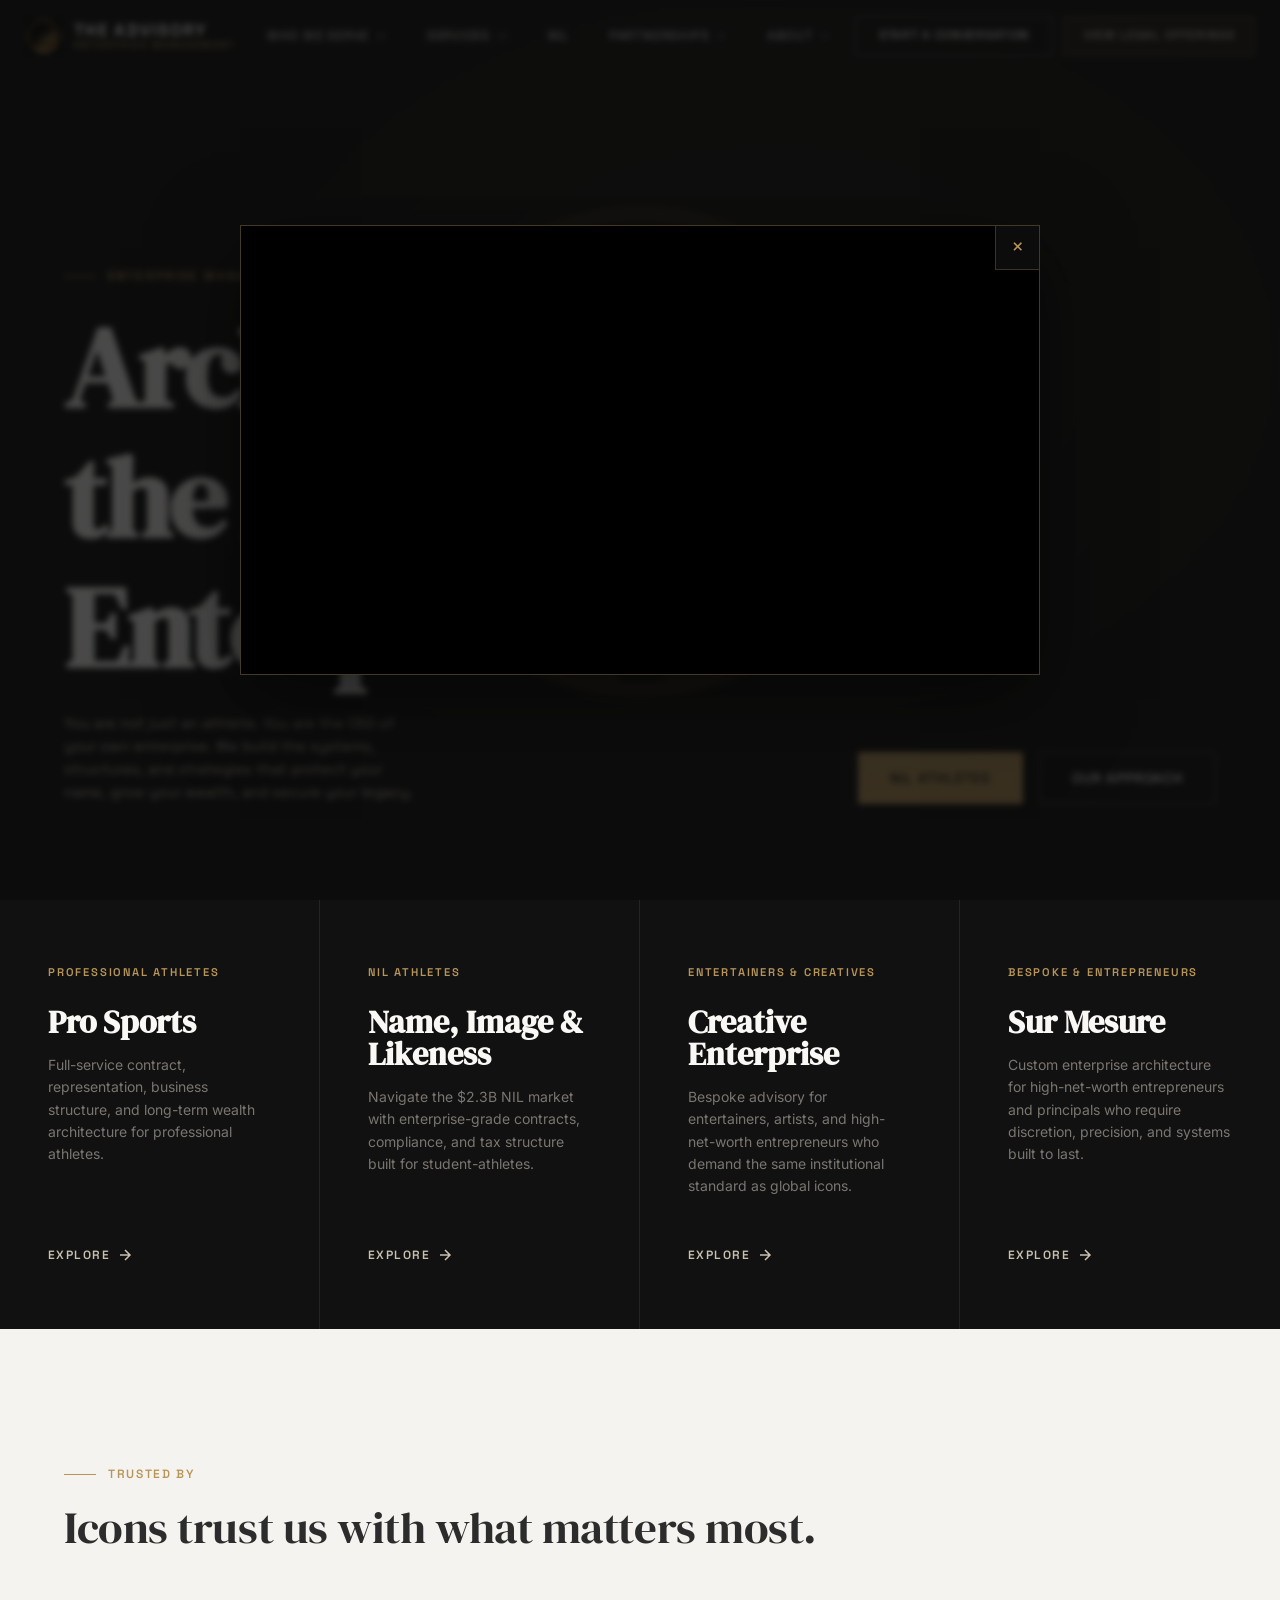
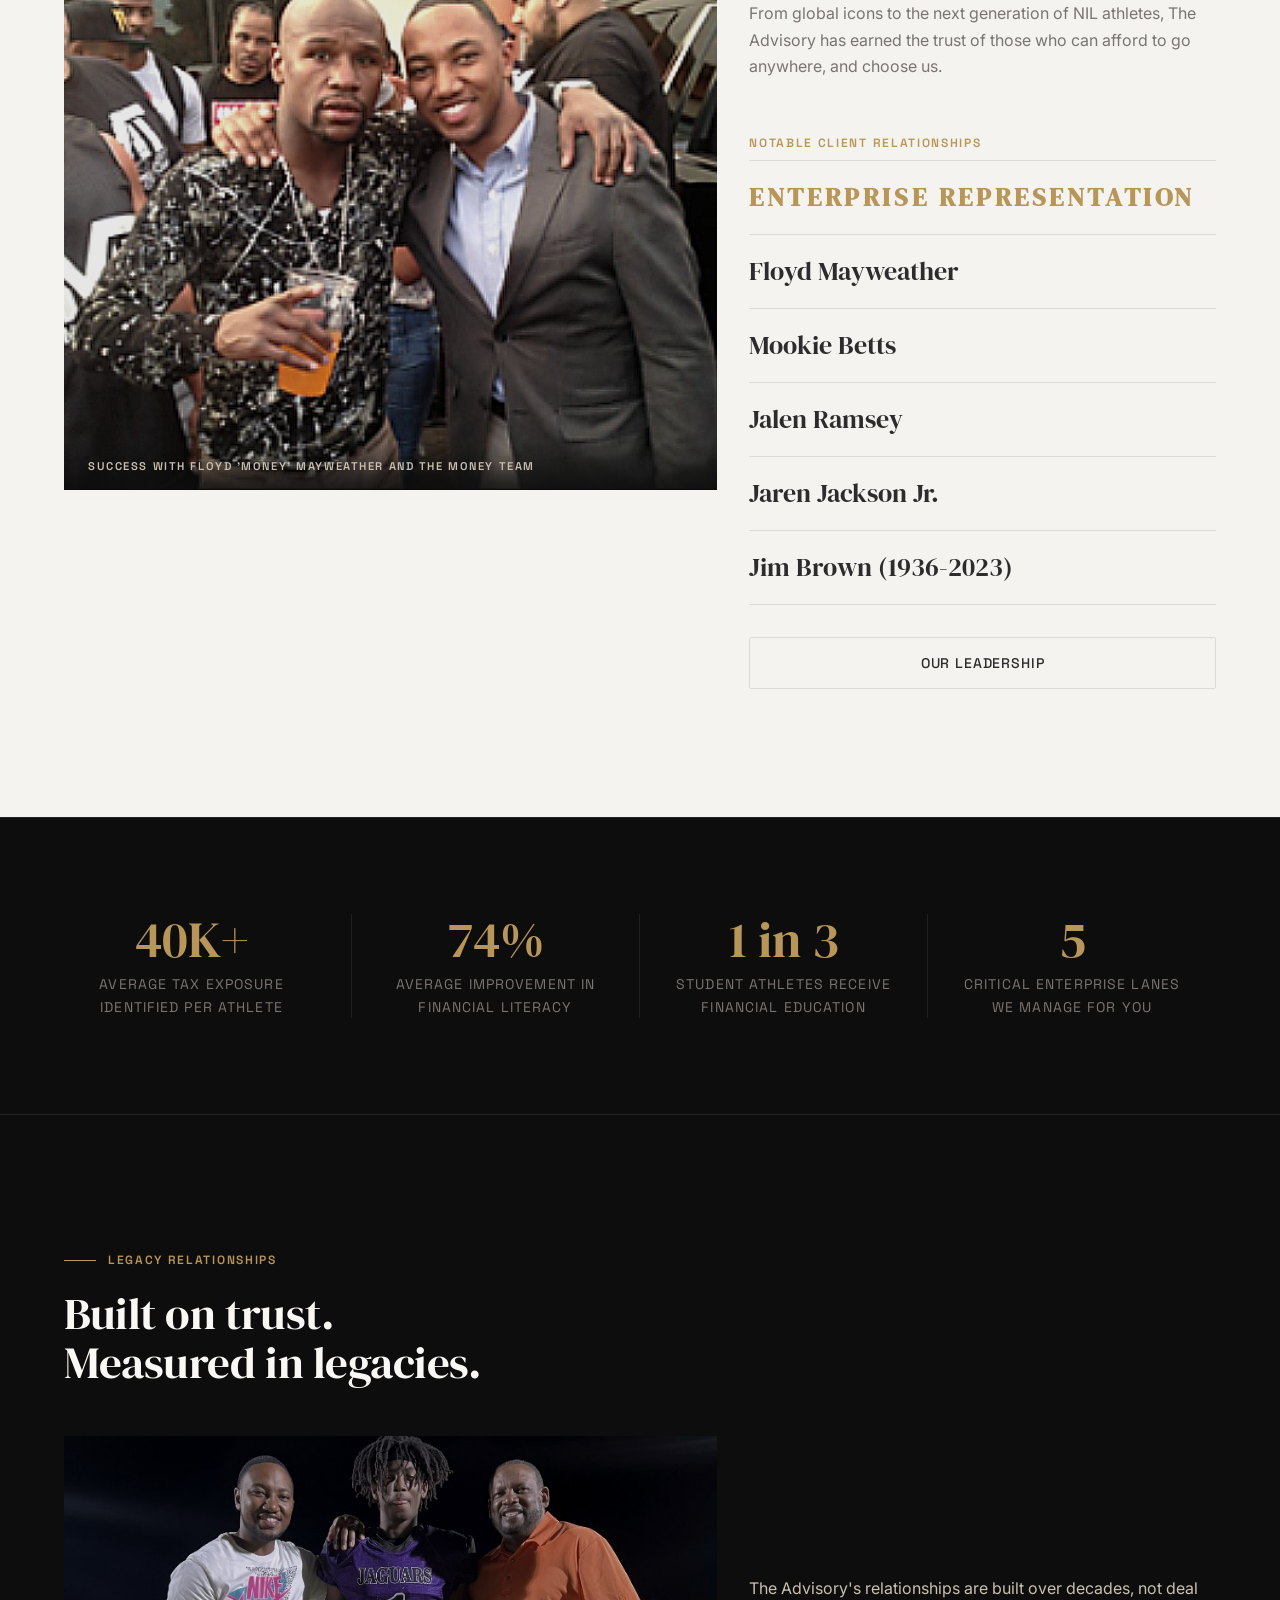
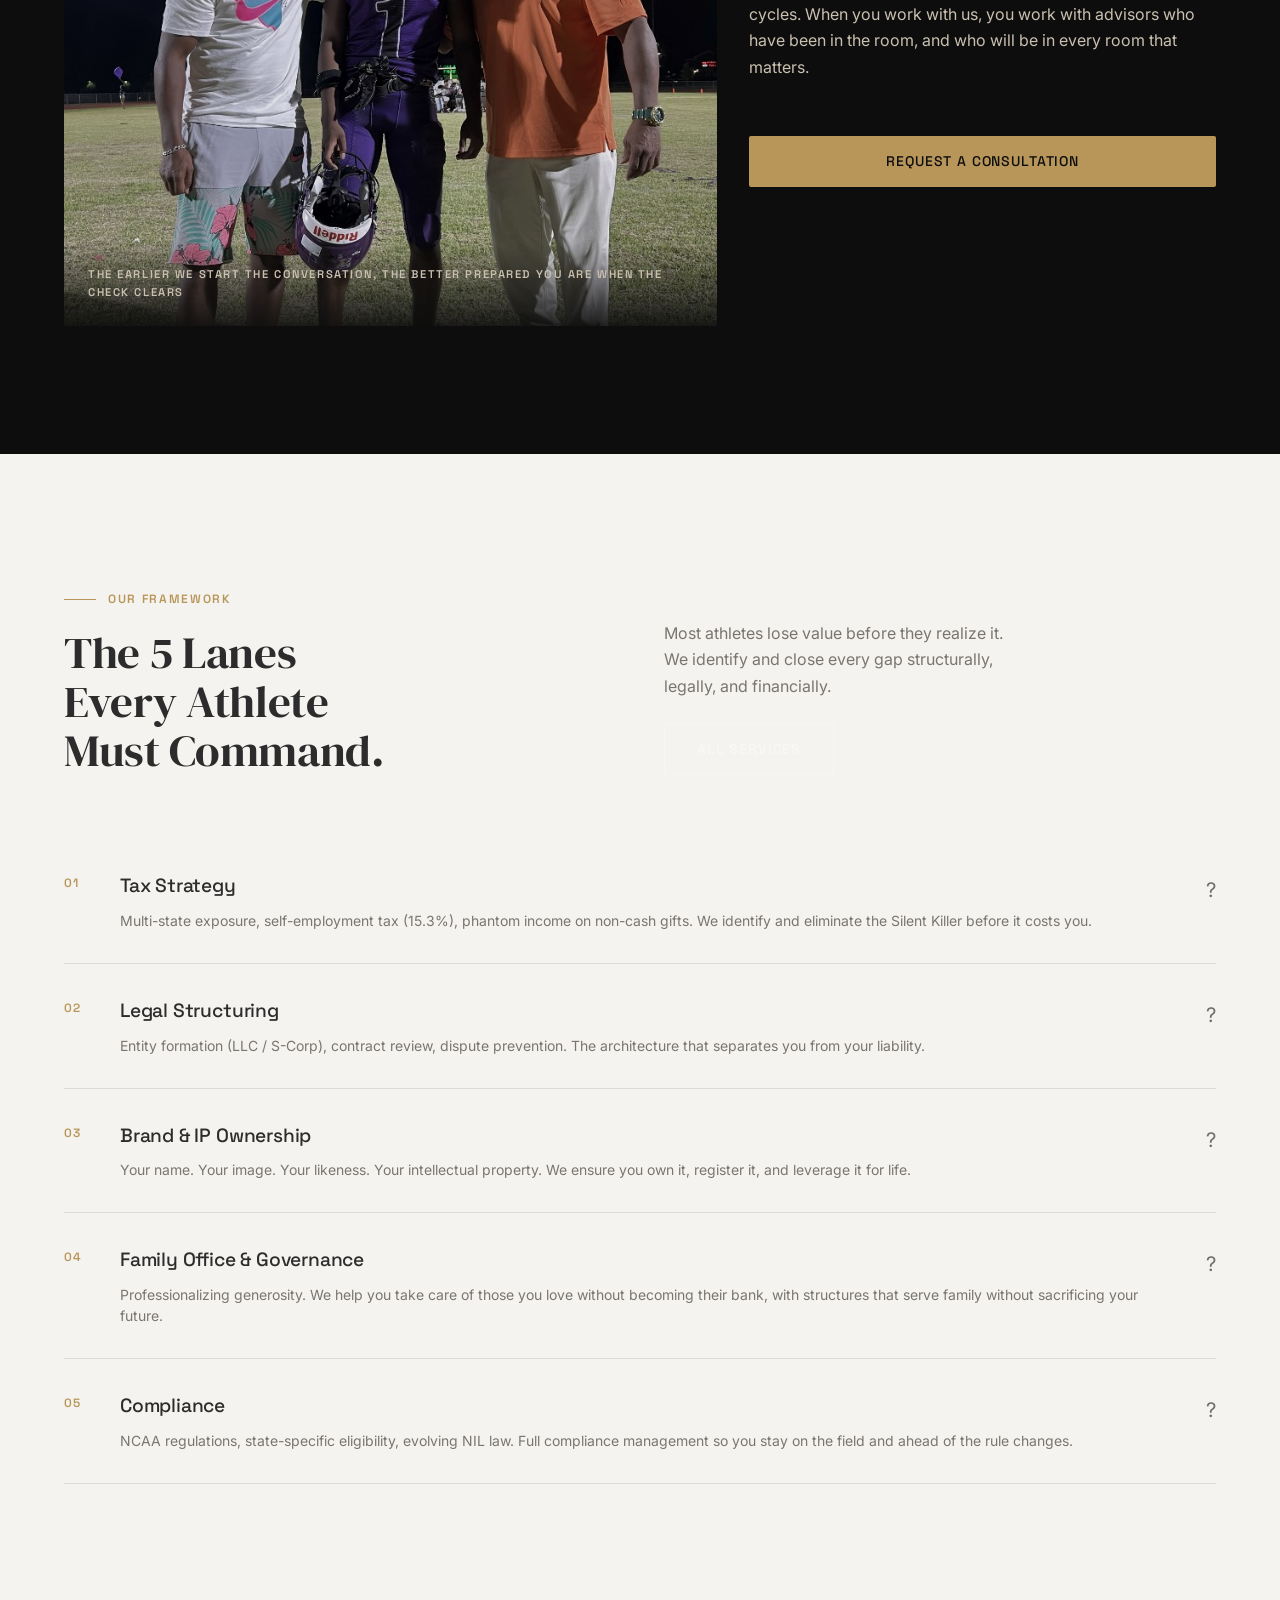
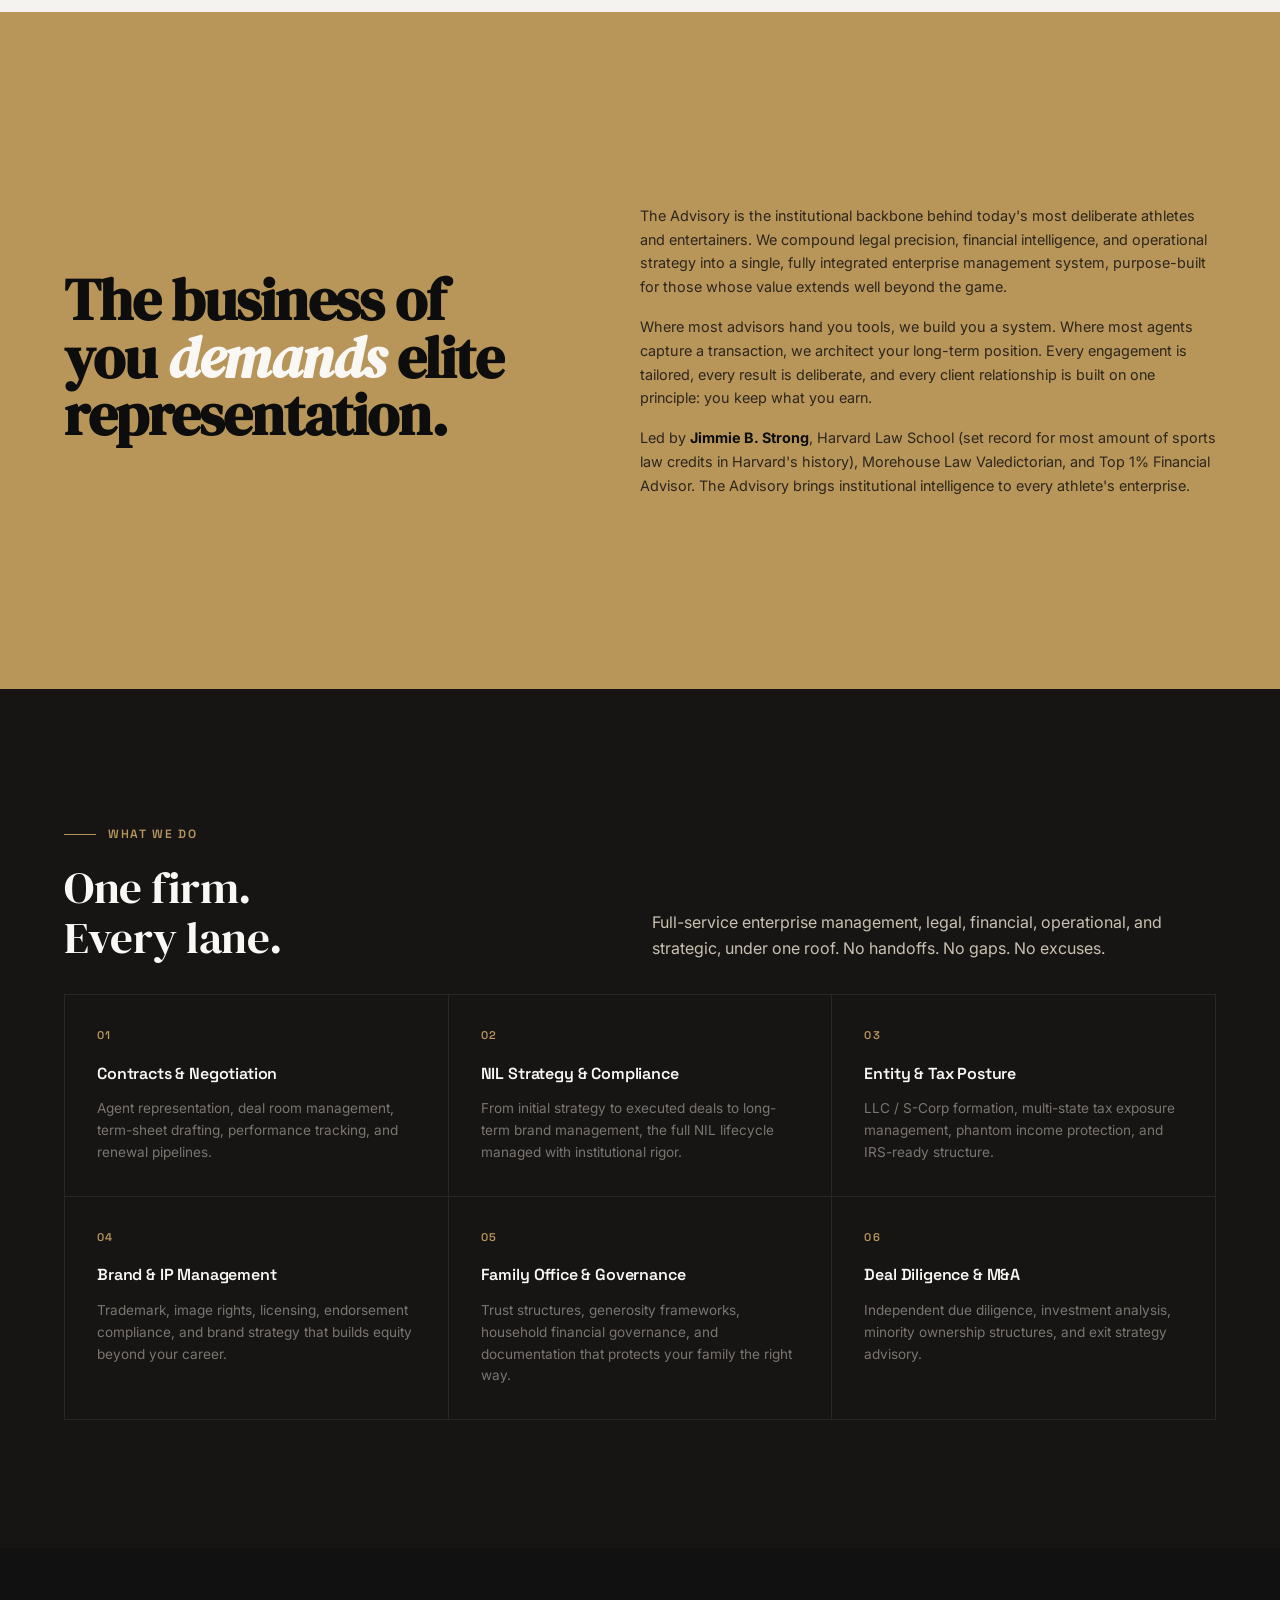
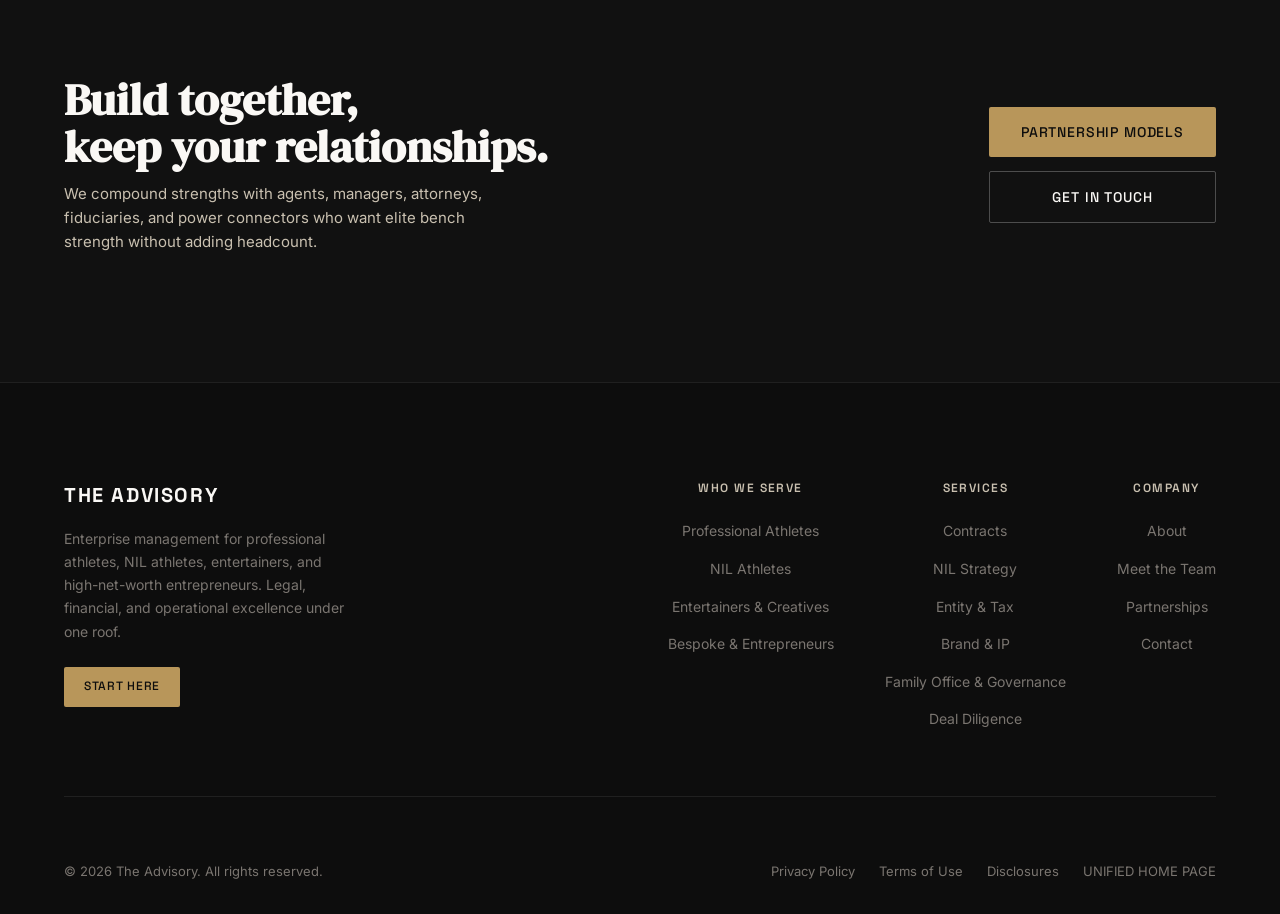
<file: home.html>
﻿<!DOCTYPE html>
<html lang="en">
<head>
  <meta charset="UTF-8">
  <meta name="viewport" content="width=device-width, initial-scale=1.0">
  <title>The Advisory — Architecting the Athlete Enterprise</title>
  <meta name="description" content="The Advisory is a full-service enterprise management firm serving professional athletes, NIL athletes, entertainers, and high-net-worth entrepreneurs. Contracts, NIL, IP, tax, legal, and family governance.">
  <meta name="robots" content="index, follow">
  <link rel="canonical" href="https://theadvisory.global/home.html">
  <meta property="og:type" content="website">
  <meta property="og:site_name" content="The Advisory">
  <meta property="og:title" content="The Advisory — Architecting the Athlete Enterprise">
  <meta property="og:description" content="Enterprise management for professional athletes, NIL athletes, entertainers, and high-net-worth entrepreneurs. Contracts, NIL, IP, tax, legal, and family governance.">
  <meta property="og:url" content="https://theadvisory.global/home.html">
  <meta property="og:image" content="https://theadvisory.global/images/social-proof-3.jpg">
  <meta name="twitter:card" content="summary_large_image">
  <meta name="twitter:title" content="The Advisory — Architecting the Athlete Enterprise">
  <meta name="twitter:description" content="Enterprise management for professional athletes, NIL athletes, entertainers, and high-net-worth entrepreneurs.">
  <meta name="twitter:image" content="https://theadvisory.global/images/social-proof-3.jpg">
  <link rel="stylesheet" href="css/design-system.css?v=5">
  <link rel="stylesheet" href="css/nav.css">
  <style>
    /* ===== HOMEPAGE SPECIFIC STYLES ===== */

    /* ===== HERO: CAA-inspired utilitarian dark landing ===== */
    .hero {
      position: relative;
      height: 100vh;
      min-height: 680px;
      max-height: 1080px;
      display: flex;
      flex-direction: column;
      justify-content: flex-end;
      background-color: var(--near-black);
      overflow: hidden;
    }

    .hero-bg {
      position: absolute;
      inset: 0;
      background: radial-gradient(ellipse at 60% 40%, rgba(184,150,90,0.06) 0%, transparent 70%),
                  radial-gradient(ellipse at 20% 80%, rgba(13,13,13,0.8) 0%, transparent 60%);
    }

    /* ===== LOGO WATERMARK in hero background — centered ===== */
    .hero-wordmark-bg {
      position: absolute;
      inset: 0;
      display: flex;
      align-items: center;
      justify-content: center;
      pointer-events: none;
      overflow: hidden;
    }

    .hero-wordmark-bg img.logo-wm {
      width: clamp(280px, 42vw, 640px);
      height: auto;
      object-fit: contain;
      opacity: 0.12;
      user-select: none;
    }

    .hero-content {
      position: relative;
      z-index: 2;
      padding: 0 var(--container-padding) var(--space-7);
      max-width: var(--container-max);
      margin: 0 auto;
      width: 100%;
    }

    .hero-eyebrow {
      display: flex;
      align-items: center;
      gap: 0.75rem;
      margin-bottom: 2rem;
      opacity: 0;
      transform: translateY(12px);
      animation: fadeUp 0.7s var(--ease-out-expo) 0.3s forwards;
    }

    .hero-eyebrow-line {
      display: block;
      width: 2rem;
      height: 1px;
      background-color: var(--gold);
    }

    .hero-eyebrow-text {
      font-family: var(--font-sans);
      font-size: 0.75rem;
      font-weight: 600;
      letter-spacing: 0.18em;
      text-transform: uppercase;
      color: var(--gold);
    }

    .hero-headline {
      font-family: var(--font-display);
      font-size: clamp(3.5rem, 9vw, 10rem);
      line-height: 0.88;
      letter-spacing: -0.02em;
      color: var(--ivory);
      margin-bottom: var(--space-4);
      max-width: 14ch;
    }

    .hero-headline .line {
      display: block;
      overflow: hidden;
      /* Extra side padding so wide glyphs (G, A) don’t clip */
      /* Generous padding on all sides — prevents G, A, etc. from clipping */
      padding: 0.25em 0.18em;
      margin: -0.25em -0.18em;
    }

    .hero-headline .line-inner {
      display: block;
      opacity: 0;
      transform: translateY(110%);
      animation: slideUp 0.9s var(--ease-out-expo) forwards;
    }

    .hero-headline .line:nth-child(1) .line-inner { animation-delay: 0.4s; }
    .hero-headline .line:nth-child(2) .line-inner { animation-delay: 0.55s; }
    .hero-headline .line:nth-child(3) .line-inner { animation-delay: 0.7s; }

    .hero-headline em {
      font-style: italic;
      color: var(--stone);
    }

    .hero-sub-row {
      display: grid;
      grid-template-columns: 1fr auto;
      align-items: flex-end;
      gap: var(--space-5);
      opacity: 0;
      transform: translateY(12px);
      animation: fadeUp 0.7s var(--ease-out-expo) 0.9s forwards;
    }

    .hero-descriptor {
      font-family: var(--font-sans);
      font-size: clamp(0.9rem, 1.1vw, 1.05rem);
      color: var(--stone);
      line-height: 1.6;
      max-width: 40ch;
    }

    .hero-actions {
      display: flex;
      gap: var(--space-2);
      flex-shrink: 0;
    }

    /* ===== FEATURED VIDEO MODAL ===== */
    .featured-video-modal {
      position: fixed;
      inset: 0;
      z-index: var(--z-modal);
      display: flex;
      align-items: center;
      justify-content: center;
      padding: var(--space-3);
      background-color: rgba(13, 13, 13, 0.74);
      backdrop-filter: blur(3px);
    }

    .featured-video-modal[hidden] {
      display: none;
    }

    .featured-video-modal__dialog {
      position: relative;
      width: min(68vw, 800px);
      max-height: calc(100vh - var(--space-6));
      background-color: var(--near-black);
      border: 1px solid rgba(184, 150, 90, 0.32);
      box-shadow: 0 24px 80px rgba(0, 0, 0, 0.55);
    }

    .featured-video-modal__frame {
      position: relative;
      aspect-ratio: 16 / 9;
      width: 100%;
      overflow: hidden;
      background-color: #000;
    }

    .featured-video-modal__frame iframe {
      position: absolute;
      inset: 0;
      width: 100%;
      height: 100%;
      border: 0;
    }

    .featured-video-modal__close {
      position: absolute;
      top: 0;
      right: 0;
      z-index: 2;
      display: inline-flex;
      align-items: center;
      justify-content: center;
      width: 2.75rem;
      height: 2.75rem;
      font-family: var(--font-sans);
      font-size: 1.35rem;
      line-height: 1;
      color: var(--ivory);
      background-color: rgba(13, 13, 13, 0.86);
      border-left: 1px solid rgba(184, 150, 90, 0.28);
      border-bottom: 1px solid rgba(184, 150, 90, 0.28);
      transition: color var(--duration-fast) var(--ease-smooth),
                  background-color var(--duration-fast) var(--ease-smooth);
    }

    .featured-video-modal__close:hover,
    .featured-video-modal__close:focus-visible {
      color: var(--gold);
      background-color: rgba(13, 13, 13, 0.96);
      outline: none;
    }

    /* ===== SECTION: AUDIENCE PATHWAYS (tangible content early) ===== */
    .pathways {
      background-color: var(--charcoal);
      padding: 0;
    }

    .pathway-grid {
      display: grid;
      grid-template-columns: repeat(4, 1fr);
    }

    .pathway-item {
      position: relative;
      border-right: 1px solid var(--border-dark);
      padding: var(--space-6) var(--space-5);
      overflow: hidden;
      cursor: pointer;
      transition: background-color var(--duration-base) var(--ease-smooth);
      text-decoration: none;
    }

    .pathway-item:last-child {
      border-right: none;
    }

    .pathway-item:hover {
      background-color: rgba(255,255,255,0.02);
    }

    .pathway-item::after {
      content: '';
      position: absolute;
      bottom: 0;
      left: 0;
      right: 0;
      height: 2px;
      background-color: var(--gold);
      transform: scaleX(0);
      transform-origin: left;
      transition: transform var(--duration-base) var(--ease-smooth);
    }

    .pathway-item:hover::after {
      transform: scaleX(1);
    }

    .pathway-tag {
      font-family: var(--font-sans);
      font-size: 0.7rem;
      font-weight: 600;
      letter-spacing: 0.16em;
      text-transform: uppercase;
      color: var(--gold);
      margin-bottom: var(--space-3);
    }

    .pathway-title {
      font-family: var(--font-display);
      font-size: clamp(1.75rem, 2.5vw, 2.75rem);
      line-height: 1.0;
      color: var(--ivory);
      margin-bottom: var(--space-2);
    }

    .pathway-desc {
      font-size: 0.875rem;
      color: var(--muted);
      line-height: 1.6;
      margin-bottom: var(--space-3);
    }

    .pathway-link {
      display: inline-flex;
      align-items: center;
      gap: 0.5rem;
      font-family: var(--font-sans);
      font-size: 0.75rem;
      font-weight: 600;
      letter-spacing: 0.12em;
      text-transform: uppercase;
      color: var(--stone);
      transition: color var(--duration-base) var(--ease-smooth);
    }

    .pathway-item:hover .pathway-link {
      color: var(--gold);
    }

    .pathway-link svg {
      width: 14px;
      height: 14px;
      transition: transform var(--duration-base) var(--ease-smooth);
    }

    .pathway-item:hover .pathway-link svg {
      transform: translateX(4px);
    }

    /* ===== MISSION SECTION ===== */
    .mission-section {
      background-color: var(--gold);
      padding: var(--space-9) 0;
    }

    .mission-layout {
      display: grid;
      grid-template-columns: 1fr 1.2fr;
      gap: var(--space-7);
      align-items: center;
    }

    .mission-headline {
      font-family: var(--font-display);
      font-size: clamp(2.5rem, 4.5vw, 5rem);
      line-height: 1.0;
      letter-spacing: -0.02em;
      color: var(--near-black);
      margin-bottom: var(--space-4);
    }

    .mission-headline em {
      font-style: italic;
      color: var(--ivory);
    }

    .mission-text p {
      font-size: clamp(0.9rem, 1.1vw, 1.05rem);
      color: rgba(13, 13, 13, 0.82);
      line-height: 1.65;
      margin-bottom: 1rem;
    }

    .mission-text p:last-child {
      margin-bottom: 0;
    }

    /* Hidden: gold-on-gold ghost box (Our Story CTA) */
    .mission-section-cta {
      display: none !important;
    }

    /* ===== FIVE LANES ===== */
    .lanes-section {
      background-color: var(--warm-white);
      padding: var(--space-8) 0;
    }

    .lanes-section .display-md {
      color: var(--body-text);
    }

    .lanes-section .body-lg,
    .lanes-section .lane-desc {
      color: var(--muted);
    }

    .lanes-section .lane-card {
      border-bottom: 1px solid var(--border-light);
    }

    .lanes-section .lane-title {
      color: var(--body-text);
    }

    .lanes-section .lane-arrow {
      color: rgba(44, 44, 44, 0.68);
    }

    .lanes-header {
      display: grid;
      grid-template-columns: 1fr 1fr;
      gap: var(--space-5);
      align-items: end;
      margin-bottom: var(--space-6);
    }

    /* ===== SOCIAL PROOF ===== */
    .proof-section {
      background-color: var(--near-black);
      padding: var(--space-8) 0;
    }

    /* Trusted By + Notable Client Relationships — cream (Partnership-style) */
    .proof-section.proof-section--cream {
      background-color: var(--warm-white);
    }

    .proof-section--cream .display-md,
    .proof-section--cream h2.display-md {
      color: var(--body-text);
    }

    .proof-section--cream .body-lg,
    .proof-section--cream .text-stone {
      color: var(--muted);
    }

    .proof-section--cream .client-name {
      color: var(--body-text);
      border-bottom-color: var(--border-light);
    }

    .proof-section--cream .client-name:first-child {
      border-top-color: var(--border-light);
    }

    .proof-section--cream .client-name:hover {
      color: var(--near-black);
    }

    .proof-section--cream .btn--ghost {
      color: var(--body-text);
      border-color: rgba(13, 13, 13, 0.25);
    }

    .proof-section--cream .btn--ghost:hover {
      border-color: var(--gold);
      color: var(--gold);
    }

    .proof-grid {
      display: grid;
      grid-template-columns: 1.4fr 1fr;
      gap: var(--space-4);
      margin-top: var(--space-5);
    }

    .proof-image-wrap {
      position: relative;
      overflow: hidden;
      aspect-ratio: 4/3;
    }

    .proof-image-wrap img {
      width: 100%;
      height: 100%;
      object-fit: cover;
      filter: grayscale(25%) contrast(1.05) brightness(0.9);
      transition: all var(--duration-xslow) var(--ease-smooth);
    }

    .proof-image-wrap:hover img {
      filter: grayscale(0%) contrast(1.0) brightness(1.0);
      transform: scale(1.03);
    }

    .legacy-section .proof-image-wrap img {
      object-position: center 42%;
    }

    .legacy-section .proof-image-wrap:hover img {
      transform: scale(1.03);
      object-position: center 42%;
    }

    .proof-image-caption {
      position: absolute;
      bottom: 0;
      left: 0;
      right: 0;
      padding: var(--space-3);
      background: linear-gradient(to top, rgba(13,13,13,0.9), transparent);
      display: flex;
      flex-wrap: wrap;
      align-items: center;
      gap: 0.45rem 0.6rem;
    }

    .proof-image-caption span {
      font-family: var(--font-sans);
      font-size: 0.7rem;
      font-weight: 600;
      letter-spacing: 0.14em;
      text-transform: uppercase;
      color: var(--stone);
    }

    .proof-caption-tag {
      color: var(--gold);
    }

    .proof-caption-sep {
      color: var(--muted);
      font-weight: 400;
    }

    .client-name--practice {
      font-family: var(--font-sans);
      font-size: clamp(0.8rem, 1.2vw, 0.95rem);
      font-weight: 700;
      letter-spacing: 0.14em;
      text-transform: uppercase;
      color: var(--gold);
    }

    .proof-section--cream .client-name--practice {
      color: var(--gold);
    }

    .proof-section--cream .client-name--practice:hover {
      color: var(--near-black);
    }

    .proof-text-col {
      display: flex;
      flex-direction: column;
      justify-content: center;
      gap: var(--space-4);
    }

    .client-list {
      display: flex;
      flex-direction: column;
      gap: 0;
    }

    .client-name {
      padding: 1rem 0;
      border-bottom: 1px solid var(--border-dark);
      font-family: var(--font-display);
      font-size: clamp(1.25rem, 2vw, 1.875rem);
      color: var(--stone);
      transition: color var(--duration-base) var(--ease-smooth),
                  padding-left var(--duration-base) var(--ease-smooth);
      cursor: default;
    }

    .client-name:hover {
      color: var(--ivory);
      padding-left: 0.75rem;
    }

    .client-name:first-child {
      border-top: 1px solid var(--border-dark);
    }

    /* ===== SERVICES PREVIEW ===== */
    .services-preview {
      background-color: var(--surface-dark);
      padding: var(--space-8) 0;
    }

    .services-preview-grid {
      display: grid;
      grid-template-columns: repeat(3, 1fr);
      border-top: 1px solid var(--border-dark);
      border-left: 1px solid var(--border-dark);
    }

    .service-preview-item {
      border-right: 1px solid var(--border-dark);
      border-bottom: 1px solid var(--border-dark);
      padding: var(--space-4);
      transition: background-color var(--duration-base) var(--ease-smooth);
      cursor: pointer;
    }

    .service-preview-item:hover {
      background-color: rgba(184,150,90,0.04);
    }

    .sp-num {
      font-family: var(--font-sans);
      font-size: 0.7rem;
      font-weight: 600;
      letter-spacing: 0.12em;
      color: var(--gold);
      margin-bottom: 1rem;
    }

    .sp-title {
      font-family: var(--font-sans);
      font-size: clamp(1rem, 1.2vw, 1.2rem);
      font-weight: 600;
      color: var(--ivory);
      letter-spacing: -0.01em;
      margin-bottom: 0.75rem;
      transition: color var(--duration-base) var(--ease-smooth);
    }

    .service-preview-item:hover .sp-title {
      color: var(--gold);
    }

    .sp-desc {
      font-size: 0.85rem;
      color: var(--muted);
      line-height: 1.6;
    }

    /* ===== STATS ROW ===== */
    .stats-row {
      background-color: var(--near-black);
      padding: var(--space-7) 0;
      border-top: 1px solid var(--border-dark);
      border-bottom: 1px solid var(--border-dark);
    }

    .stats-grid {
      display: grid;
      grid-template-columns: repeat(4, 1fr);
      gap: 0;
    }

    .stat-item {
      padding: 0 var(--space-4);
      border-right: 1px solid var(--border-dark);
      text-align: center;
    }

    .stat-item:first-child {
      padding-left: 0;
    }

    .stat-item:last-child {
      border-right: none;
    }

    /* ===== PARTNERSHIPS CTA BANNER ===== */
    .cta-banner {
      background-color: var(--charcoal);
      padding: var(--space-8) 0;
    }

    .cta-banner-inner {
      display: grid;
      grid-template-columns: 1fr auto;
      align-items: center;
      gap: var(--space-5);
    }

    .cta-banner-text h2 {
      font-family: var(--font-display);
      font-size: clamp(2rem, 3.5vw, 3.75rem);
      line-height: 1.05;
      color: var(--ivory);
      margin-bottom: 0.75rem;
    }

    .cta-banner-text p {
      color: var(--stone);
      font-size: 0.9375rem;
      max-width: 50ch;
    }

    /* ===== ANIMATIONS ===== */
    @keyframes fadeUp {
      from { opacity: 0; transform: translateY(12px); }
      to { opacity: 1; transform: translateY(0); }
    }

    @keyframes slideUp {
      from { opacity: 0; transform: translateY(100%); }
      to { opacity: 1; transform: translateY(0); }
    }

    /* ===== RESPONSIVE ===== */
    @media (max-width: 1024px) {
      .pathway-grid { grid-template-columns: 1fr; }
      .pathway-item { border-right: none; border-bottom: 1px solid var(--border-dark); }
      .pathway-item:last-child { border-bottom: none; }
      .mission-layout { grid-template-columns: 1fr; gap: var(--space-4); }
      .mission-section { padding: var(--space-5) 0 var(--space-6); }
      .lanes-section { padding: var(--space-4) 0 var(--space-6); }
      .lanes-header { grid-template-columns: 1fr; margin-bottom: var(--space-4); gap: var(--space-3); }
      .proof-section { padding: var(--space-5) 0; }
      .proof-grid { margin-top: var(--space-3); }
      .services-preview { padding: var(--space-5) 0; }
      .stats-row { padding: var(--space-5) 0; }
      .proof-grid { grid-template-columns: 1fr; }
      .services-preview-grid { grid-template-columns: 1fr 1fr; }
      .stats-grid { grid-template-columns: repeat(2, 1fr); }
      .stat-item:nth-child(2) { border-right: none; }
      .stat-item:nth-child(3) { border-right: 1px solid var(--border-dark); border-top: 1px solid var(--border-dark); padding-top: var(--space-4); }
      .stat-item:nth-child(4) { border-right: none; border-top: 1px solid var(--border-dark); padding-top: var(--space-4); }
      .cta-banner-inner { grid-template-columns: 1fr; }
      .mission-text p { text-align: justify; }
      .lanes-header .body-lg { text-align: justify; margin-bottom: 0; }
      .services-preview .body-md { text-align: justify; }
    }

    @media (max-width: 768px) {
      .hero-sub-row { grid-template-columns: 1fr; }
      .hero-actions {
        flex-wrap: nowrap;
        justify-content: center;
        max-width: 340px;
        margin-left: auto;
        margin-right: auto;
      }
      .hero-actions .btn { flex: 1 1 50%; justify-content: center; }
      .services-preview-grid { grid-template-columns: 1fr; }
      .stats-grid { grid-template-columns: 1fr 1fr; }
      .services-preview > .container > .reveal { margin-bottom: var(--space-3) !important; }
      .services-preview > .container > .reveal > div { grid-template-columns: 1fr !important; gap: var(--space-2) !important; }

      .featured-video-modal {
        padding: var(--space-2);
      }

      .featured-video-modal__dialog {
        width: min(94vw, 800px);
      }

      .featured-video-modal__close {
        width: 2.5rem;
        height: 2.5rem;
      }
    }
  </style>
</head>
<body class="page-home">

  <!-- ============================================================
       HEADER / NAVIGATION
  ============================================================ -->
  <header class="site-header" id="site-header">
    <div class="container header-inner">

      <!-- Logo -->
      <a href="home.html" class="site-logo">
        <div class="logo-icon">
          <img src="images/social-proof-1.jpg" alt="The Advisory Icon" onerror="this.style.display='none'">
        </div>
        <div class="logo-text">
          <span class="logo-name">The Advisory</span>
          <span class="logo-sub">Enterprise Management</span>
        </div>
      </a>

      <!-- Desktop Navigation -->
      <div class="header-center">
      <nav class="primary-nav" aria-label="Primary navigation">
        <ul>
          <!-- Who We Serve -->
          <li class="nav-item">
            <a href="#" class="nav-link">
              Who We Serve
              <svg class="chevron" viewBox="0 0 12 12" fill="none" stroke="currentColor" stroke-width="1.5">
                <path d="M2 4l4 4 4-4"/>
              </svg>
            </a>
            <ul class="dropdown">
              <li class="dropdown-item"><a href="sports.html" class="dropdown-link">Professional Athletes</a></li>
              <li class="dropdown-item"><a href="nil.html" class="dropdown-link">NIL Athletes</a></li>
              <li class="dropdown-item"><a href="creatives.html" class="dropdown-link">Entertainers &amp; Creatives</a></li>
              <li class="dropdown-item"><a href="bespoke.html" class="dropdown-link">Bespoke &amp; Entrepreneurs</a></li>
            </ul>
          </li>

          <!-- Services -->
          <li class="nav-item">
            <a href="services.html" class="nav-link">
              Services
              <svg class="chevron" viewBox="0 0 12 12" fill="none" stroke="currentColor" stroke-width="1.5">
                <path d="M2 4l4 4 4-4"/>
              </svg>
            </a>
            <ul class="dropdown">
              <li class="dropdown-item"><a href="services.html#contracts" class="dropdown-link">Contracts &amp; Negotiation</a></li>
              <li class="dropdown-item"><a href="services.html#nil-services" class="dropdown-link">NIL Strategy &amp; Compliance</a></li>
              <li class="dropdown-item"><a href="services.html#entity" class="dropdown-link">Entity &amp; Tax Structure</a></li>
              <li class="dropdown-item"><a href="services.html#brand-ip" class="dropdown-link">Brand &amp; IP</a></li>
              <li class="dropdown-item"><a href="services.html#family-governance" class="dropdown-link">Family Office &amp; Governance</a></li>
              <li class="dropdown-item"><a href="services.html#diligence" class="dropdown-link">Deal Diligence &amp; M&amp;A</a></li>
            </ul>
          </li>

          <!-- NIL -->
          <li class="nav-item">
            <a href="nil.html" class="nav-link">NIL</a>
          </li>

          <!-- Partnerships -->
          <li class="nav-item">
            <a href="partnerships.html" class="nav-link">
              Partnerships
              <svg class="chevron" viewBox="0 0 12 12" fill="none" stroke="currentColor" stroke-width="1.5">
                <path d="M2 4l4 4 4-4"/>
              </svg>
            </a>
            <ul class="dropdown">
              <li class="dropdown-item"><a href="partnerships.html#agents-managers" class="dropdown-link">Agents &amp; Managers</a></li>
              <li class="dropdown-item"><a href="partnerships.html#advisors" class="dropdown-link">Trainers &amp; Advisors</a></li>
              <li class="dropdown-item"><a href="partnerships.html#connectors" class="dropdown-link">Movers &amp; Shakers</a></li>
            </ul>
          </li>

          <!-- About -->
          <li class="nav-item">
            <a href="about.html" class="nav-link">About
              <svg class="chevron" viewBox="0 0 12 12" fill="none" stroke="currentColor" stroke-width="1.5"><path d="M2 4l4 4 4-4"/></svg>
            </a>
            <ul class="dropdown">
              <li class="dropdown-item"><a href="about.html" class="dropdown-link">About The Advisory</a></li>
              <li class="dropdown-item"><a href="https://theadvisorypllc.com/attorneys" class="dropdown-link">Meet the Team</a></li>
            </ul>
          </li>
        </ul>
      </nav>

      <!-- Header CTA -->
      <div class="header-cta">
        <a href="contact.html" class="btn btn--ghost">Start a Conversation</a>
      </div>
      </div>

      <a href="https://theadvisorypllc.com/" class="header-cta-link">View Legal Offerings</a>

      <!-- Mobile Toggle -->
      <button class="mobile-toggle" aria-label="Toggle menu" aria-expanded="false">
        <span></span>
        <span></span>
        <span></span>
      </button>

    </div>
  </header>

  <!-- Mobile Nav Overlay -->
  <div class="mobile-nav-overlay"></div>

  <!-- Mobile Navigation Panel -->
  <nav class="mobile-nav" aria-label="Mobile navigation">
    <ul>
      <li class="mobile-nav-item">
        <button class="mobile-nav-trigger" data-submenu="m-serve">
          <span>Who We Serve</span>
          <svg class="m-chevron" viewBox="0 0 20 20" fill="none" stroke="currentColor" stroke-width="1.5">
            <path d="M5 8l5 5 5-5"/>
          </svg>
        </button>
        <div class="mobile-submenu" id="m-serve">
          <a href="sports.html" class="mobile-submenu-link">Professional Athletes</a>
          <a href="nil.html" class="mobile-submenu-link">NIL Athletes</a>
          <a href="creatives.html" class="mobile-submenu-link">Entertainers &amp; Creatives</a>
          <a href="bespoke.html" class="mobile-submenu-link">Bespoke &amp; Entrepreneurs</a>
        </div>
      </li>
      <li class="mobile-nav-item">
        <button class="mobile-nav-trigger" data-submenu="m-services">
          <span>Services</span>
          <svg class="m-chevron" viewBox="0 0 20 20" fill="none" stroke="currentColor" stroke-width="1.5">
            <path d="M5 8l5 5 5-5"/>
          </svg>
        </button>
        <div class="mobile-submenu" id="m-services">
          <a href="services.html#contracts" class="mobile-submenu-link">Contracts &amp; Negotiation</a>
          <a href="services.html#nil-services" class="mobile-submenu-link">NIL Strategy &amp; Compliance</a>
          <a href="services.html#entity" class="mobile-submenu-link">Entity &amp; Tax Structure</a>
          <a href="services.html#brand-ip" class="mobile-submenu-link">Brand &amp; IP</a>
          <a href="services.html#family-governance" class="mobile-submenu-link">Family Office &amp; Governance</a>
          <a href="services.html#diligence" class="mobile-submenu-link">Deal Diligence &amp; M&amp;A</a>
        </div>
      </li>
      <li class="mobile-nav-item">
        <button class="mobile-nav-trigger">
          <a href="nil.html">NIL</a>
        </button>
      </li>
      <li class="mobile-nav-item">
        <button class="mobile-nav-trigger" data-submenu="m-partners">
          <span>Partnerships</span>
          <svg class="m-chevron" viewBox="0 0 20 20" fill="none" stroke="currentColor" stroke-width="1.5">
            <path d="M5 8l5 5 5-5"/>
          </svg>
        </button>
        <div class="mobile-submenu" id="m-partners">
          <a href="partnerships.html#agents-managers" class="mobile-submenu-link">Agents &amp; Managers</a>
          <a href="partnerships.html#advisors" class="mobile-submenu-link">Trainers &amp; Advisors</a>
          <a href="partnerships.html#connectors" class="mobile-submenu-link">Movers &amp; Shakers</a>
        </div>
      </li>
      <li class="mobile-nav-item">
        <button class="mobile-nav-trigger" data-submenu="m-about">
          <span>About</span>
          <svg class="m-chevron" viewBox="0 0 20 20" fill="none" stroke="currentColor" stroke-width="1.5"><path d="M5 8l5 5 5-5"/></svg>
        </button>
        <div class="mobile-submenu" id="m-about">
          <a href="about.html" class="mobile-submenu-link">About The Advisory</a>
          <a href="https://theadvisorypllc.com/attorneys" class="mobile-submenu-link">Meet the Team</a>
        </div>
      </li>
    </ul>
        <div class="mobile-nav-cta">
      <a href="contact.html" class="btn btn--primary">Start a Conversation</a>
      <a href="https://theadvisorypllc.com/" class="header-cta-link" style="text-align:center;display:block;padding:0.5rem 0;">View Legal Offerings</a>
    </div>
  </nav>

  <div
    class="featured-video-modal"
    id="featured-video-modal"
    role="dialog"
    aria-modal="true"
    aria-label="Featured athlete enterprise video"
    aria-hidden="true"
    hidden>
    <div class="featured-video-modal__dialog" role="document">
      <button type="button" class="featured-video-modal__close" aria-label="Close featured video">&times;</button>
      <div class="featured-video-modal__frame">
        <iframe
          id="featured-video-player"
          data-src="https://player.vimeo.com/video/1198830463?badge=0&amp;autopause=0&amp;player_id=0&amp;app_id=58479&amp;autoplay=1&amp;muted=1&amp;loop=1&amp;playsinline=1&amp;controls=1"
          width="800"
          height="450"
          frameborder="0"
          allow="autoplay; fullscreen; picture-in-picture; clipboard-write; encrypted-media; web-share"
          referrerpolicy="strict-origin-when-cross-origin"
          allowfullscreen
          title="The Advisory athlete enterprise featured video"></iframe>
      </div>
    </div>
  </div>

  <!-- ============================================================
       HERO
  ============================================================ -->
  <section class="hero">
    <div class="hero-bg"></div>

    <!-- Logo watermark background -->
    <div class="hero-wordmark-bg" aria-hidden="true">
      <img class="logo-wm"
           src="images/official-logo-transparent.png"
           alt=""
           onerror="this.style.opacity='0'">
    </div>

    <div class="hero-content">
      <div class="hero-eyebrow">
        <span class="hero-eyebrow-line"></span>
        <span class="hero-eyebrow-text">Enterprise Management</span>
      </div>

      <h1 class="hero-headline">
        <span class="line"><span class="line-inner">Architecting</span></span>
        <span class="line"><span class="line-inner">the <em>Athlete</em></span></span>
        <span class="line"><span class="line-inner">Enterprise.</span></span>
      </h1>

      <div class="hero-sub-row">
        <p class="hero-descriptor">
          You are not just an athlete. You are the CEO of your own enterprise.
          We build the systems, structures, and strategies that protect your name,
          grow your wealth, and secure your legacy.
        </p>
        <div class="hero-actions">
          <a href="nil.html" class="btn btn--primary">NIL Athletes</a>
          <a href="about.html" class="btn btn--ghost">Our Approach</a>
        </div>
      </div>
    </div>
  </section>

  <!-- ============================================================
       AUDIENCE PATHWAYS (Tangible content early on page)
  ============================================================ -->
  <section class="pathways">
    <div class="pathway-grid">

      <a href="sports.html" class="pathway-item rc-collapsible reveal revealed">
        <div class="pathway-tag">Professional Athletes</div>
        <h2 class="pathway-title">Pro Sports</h2>
        <p class="pathway-desc">Full-service contract, representation, business structure, and long-term wealth architecture for professional athletes.</p>
        <span class="pathway-link">
          Explore
          <svg viewBox="0 0 14 14" fill="none" stroke="currentColor" stroke-width="1.5">
            <path d="M2 7h10M7 2l5 5-5 5"/>
          </svg>
        </span>
      </a>

      <a href="nil.html" class="pathway-item rc-collapsible reveal reveal-delay-1 revealed">
        <div class="pathway-tag">NIL Athletes</div>
        <h2 class="pathway-title">Name, Image &amp; Likeness</h2>
        <p class="pathway-desc">Navigate the $2.3B NIL market with enterprise-grade contracts, compliance, and tax structure built for student-athletes.</p>
        <span class="pathway-link">
          Explore
          <svg viewBox="0 0 14 14" fill="none" stroke="currentColor" stroke-width="1.5">
            <path d="M2 7h10M7 2l5 5-5 5"/>
          </svg>
        </span>
      </a>

      <a href="creatives.html" class="pathway-item rc-collapsible reveal reveal-delay-2 revealed">
        <div class="pathway-tag">Entertainers &amp; Creatives</div>
        <h2 class="pathway-title">Creative Enterprise</h2>
        <p class="pathway-desc">Bespoke advisory for entertainers, artists, and high-net-worth entrepreneurs who demand the same institutional standard as global icons.</p>
        <span class="pathway-link">
          Explore
          <svg viewBox="0 0 14 14" fill="none" stroke="currentColor" stroke-width="1.5">
            <path d="M2 7h10M7 2l5 5-5 5"/>
          </svg>
        </span>
      </a>

      <a href="bespoke.html" class="pathway-item rc-collapsible reveal reveal-delay-3 revealed">
        <div class="pathway-tag">Bespoke &amp; Entrepreneurs</div>
        <h2 class="pathway-title">Sur Mesure</h2>
        <p class="pathway-desc">Custom enterprise architecture for high-net-worth entrepreneurs and principals who require discretion, precision, and systems built to last.</p>
        <span class="pathway-link">
          Explore
          <svg viewBox="0 0 14 14" fill="none" stroke="currentColor" stroke-width="1.5">
            <path d="M2 7h10M7 2l5 5-5 5"/>
          </svg>
        </span>
      </a>

    </div>
  </section>

  <!-- ============================================================
       SOCIAL PROOF / TRUSTED BY
  ============================================================ -->
  <section class="proof-section proof-section--cream section-stack-tight">
    <div class="container">

      <div class="reveal revealed">
        <div class="eyebrow"><span class="label">Trusted By</span></div>
        <h2 class="display-md" style="margin-bottom: 0;">Icons trust us <span class="headline-keep">with what matters most.</span></h2>
      </div>

      <div class="proof-grid">

        <div class="proof-image-wrap reveal revealed">
          <img src="images/social-proof-3.jpg"
               alt="The Advisory founder with Floyd Mayweather and The Money Team"
               loading="lazy">
          <div class="proof-image-caption">
            <span>Success with Floyd 'Money' Mayweather and The Money Team</span>
          </div>
        </div>

        <div class="proof-text-col reveal reveal-delay-2 revealed">

          <div>
            <p class="body-lg text-stone text-justify-responsive" style="margin-bottom: var(--space-3);">
              From global icons to the next generation of NIL athletes,
              The Advisory has earned the trust of those who can afford to go anywhere,
              and choose us.
            </p>
          </div>

          <div>
            <div class="label text-gold" style="margin-bottom: 0.5rem;">Notable Client Relationships</div>
            <div class="client-list">
              <div class="client-name client-name--practice">Enterprise Representation</div>
              <div class="client-name">Floyd Mayweather</div>
              <div class="client-name">Mookie Betts</div>
              <div class="client-name">Jalen Ramsey</div>
              <div class="client-name">Jaren Jackson Jr.</div>
              <div class="client-name">Jim Brown (1936-2023)</div>
            </div>
          </div>

          <a href="about.html" class="btn btn--ghost-dark">Our Leadership</a>

        </div>

      </div>
    </div>
  </section>

  <!-- ============================================================
       STATS ROW
  ============================================================ -->
  <div class="stats-row">
    <div class="container">
      <div class="stats-grid">

        <div class="stat-item reveal revealed">
          <div class="stat-number">
            <span class="counter" data-target="40" data-suffix="K+">40K+</span>
          </div>
          <div class="stat-label">Average Tax Exposure Identified Per Athlete</div>
        </div>

        <div class="stat-item reveal reveal-delay-1 revealed">
          <div class="stat-number">
            <span class="counter" data-target="75" data-suffix="%">75%</span>
          </div>
          <div class="stat-label">Average Improvement in Financial Literacy</div>
        </div>

        <div class="stat-item reveal reveal-delay-2 revealed">
          <div class="stat-number">
            <span class="counter" data-target="1" data-suffix=" in 3">1 in 3</span>
          </div>
          <div class="stat-label">Student Athletes Receive Financial Education</div>
        </div>

        <div class="stat-item reveal reveal-delay-3 revealed">
          <div class="stat-number">
            <span class="counter" data-target="5">5</span>
          </div>
          <div class="stat-label">Critical Enterprise Lanes We Manage For You</div>
        </div>

      </div>
    </div>
  </div>

  <!-- ============================================================
       LEGACY RELATIONSHIPS
  ============================================================ -->
  <section class="proof-section legacy-section section-stack-tight">
    <div class="container">

      <div class="reveal revealed">
        <div class="eyebrow"><span class="label">Legacy Relationships</span></div>
        <h2 class="display-md text-white" style="margin-bottom: 0;">Built on trust.<br>Measured in legacies.</h2>
      </div>

      <div class="proof-grid">

        <div class="proof-image-wrap reveal revealed">
          <img src="images/social-proof-2.jpg"
               alt="The earlier we start the conversation, the better prepared you are when the check clears"
               loading="lazy">
          <div class="proof-image-caption">
            <span>The earlier we start the conversation, the better prepared you are when the check clears</span>
          </div>
        </div>

        <div class="proof-text-col reveal reveal-delay-2 revealed">
          <p class="body-lg text-stone text-justify-responsive" style="margin-bottom: var(--space-3);">
            The Advisory's relationships are built over decades, not deal cycles.
            When you work with us, you work with advisors who have been in the room, and
            who will be in every room that matters.
          </p>
          <a href="contact.html" class="btn btn--primary">Request a Consultation</a>
        </div>

      </div>
    </div>
  </section>

  <!-- ============================================================
       THE FIVE LANES
  ============================================================ -->
  <section class="lanes-section section-stack-tight">
    <div class="container">

      <div class="lanes-header">
        <div class="reveal revealed">
          <div class="eyebrow"><span class="label">Our Framework</span></div>
          <h2 class="display-md text-white">The 5 Lanes<br>Every Athlete<br>Must Command.</h2>
        </div>
        <div class="reveal reveal-delay-2 revealed">
          <p class="body-lg text-stone text-justify-responsive" style="max-width: 36ch;">
            Most athletes lose value before they realize it. We identify and close every gap
            structurally, legally, and financially.
          </p>
          <a href="services.html" class="btn btn--ghost lanes-section-cta" style="margin-top: var(--space-3);">All Services</a>
        </div>
      </div>

      <div class="reveal revealed">
        <div class="lane-card rc-collapsible" data-href="services.html#entity" role="link" tabindex="0">
          <span class="lane-number">01</span>
          <div>
            <div class="lane-title">Tax Strategy</div>
            <div class="lane-desc">Multi-state exposure, self-employment tax (15.3%), phantom income on non-cash gifts. We identify and eliminate the Silent Killer before it costs you.</div>
          </div>
          <span class="lane-arrow">?</span>
        </div>

        <div class="lane-card rc-collapsible" data-href="services.html#contracts" role="link" tabindex="0">
          <span class="lane-number">02</span>
          <div>
            <div class="lane-title">Legal Structuring</div>
            <div class="lane-desc">Entity formation (LLC / S-Corp), contract review, dispute prevention. The architecture that separates you from your liability.</div>
          </div>
          <span class="lane-arrow">?</span>
        </div>

        <div class="lane-card rc-collapsible" data-href="services.html#brand-ip" role="link" tabindex="0">
          <span class="lane-number">03</span>
          <div>
            <div class="lane-title">Brand &amp; IP Ownership</div>
            <div class="lane-desc">Your name. Your image. Your likeness. Your intellectual property. We ensure you own it, register it, and leverage it for life.</div>
          </div>
          <span class="lane-arrow">?</span>
        </div>

        <div class="lane-card rc-collapsible" data-href="services.html#family-governance" role="link" tabindex="0">
          <span class="lane-number">04</span>
          <div>
            <div class="lane-title">Family Office &amp; Governance</div>
            <div class="lane-desc">Professionalizing generosity. We help you take care of those you love without becoming their bank, with structures that serve family without sacrificing your future.</div>
          </div>
          <span class="lane-arrow">?</span>
        </div>

        <div class="lane-card rc-collapsible" data-href="services.html#nil-services" role="link" tabindex="0">
          <span class="lane-number">05</span>
          <div>
            <div class="lane-title">Compliance</div>
            <div class="lane-desc">NCAA regulations, state-specific eligibility, evolving NIL law. Full compliance management so you stay on the field and ahead of the rule changes.</div>
          </div>
          <span class="lane-arrow">?</span>
        </div>
      </div>

    </div>
  </section>

  <!-- ============================================================
       MISSION SECTION
  ============================================================ -->
  <section class="mission-section section-stack-tight">
    <div class="container">
      <div class="mission-layout">

        <div class="mission-left reveal revealed">
          <div class="eyebrow">
            <span class="label">Our Philosophy</span>
          </div>
          <h2 class="mission-headline">
            The business of you
            <em>demands</em>
            elite representation.
          </h2>
          <a href="about.html" class="btn btn--text btn--ghost-dark mission-section-cta" style="margin-top: var(--space-2);">Our Story</a>
        </div>

        <div class="mission-text reveal reveal-delay-2 revealed">
          <p>
            The Advisory is the institutional backbone behind today's most deliberate athletes and entertainers.
            We compound legal precision, financial intelligence, and operational strategy into a single,
            fully integrated enterprise management system, purpose-built for those whose value extends
            well beyond the game.
          </p>
          <p>
            Where most advisors hand you tools, we build you a system. Where most agents capture a transaction,
            we architect your long-term position. Every engagement is tailored, every result is deliberate,
            and every client relationship is built on one principle: you keep what you earn.
          </p>
          <p>
            Led by <strong style="color: var(--near-black);">Jimmie B. Strong</strong>, Harvard Law School (set record for most amount of sports law credits in Harvard's history), Morehouse Law Valedictorian, and Top 1% Financial Advisor.
            The Advisory brings institutional intelligence to every athlete's enterprise.
          </p>
        </div>

      </div>
    </div>
  </section>

  <!-- ============================================================
       SERVICES PREVIEW
  ============================================================ -->
  <section class="services-preview section-stack-tight">
    <div class="container">

      <div class="reveal revealed" style="margin-bottom: var(--space-4);">
        <div class="eyebrow"><span class="label">What We Do</span></div>
        <div style="display: grid; grid-template-columns: 1fr 1fr; gap: var(--space-3); align-items: end;">
          <h2 class="display-md text-white">One firm.<br>Every lane.</h2>
          <div>
            <p class="body-md text-stone text-justify-responsive">Full-service enterprise management, legal, financial, operational, and strategic, under one roof. No handoffs. No gaps. No excuses.</p>
          </div>
        </div>
      </div>

      <div class="services-preview-grid reveal revealed">

        <div class="service-preview-item rc-collapsible" data-href="services.html#contracts" role="link" tabindex="0">
          <div class="sp-num">01</div>
          <div class="sp-title">Contracts &amp; Negotiation</div>
          <p class="sp-desc">Agent representation, deal room management, term-sheet drafting, performance tracking, and renewal pipelines.</p>
        </div>

        <div class="service-preview-item rc-collapsible" data-href="nil.html" role="link" tabindex="0">
          <div class="sp-num">02</div>
          <div class="sp-title">NIL Strategy &amp; Compliance</div>
          <p class="sp-desc">From initial strategy to executed deals to long-term brand management, the full NIL lifecycle managed with institutional rigor.</p>
        </div>

        <div class="service-preview-item rc-collapsible" data-href="services.html#entity" role="link" tabindex="0">
          <div class="sp-num">03</div>
          <div class="sp-title">Entity &amp; Tax Posture</div>
          <p class="sp-desc">LLC / S-Corp formation, multi-state tax exposure management, phantom income protection, and IRS-ready structure.</p>
        </div>

        <div class="service-preview-item rc-collapsible" data-href="services.html#brand-ip" role="link" tabindex="0">
          <div class="sp-num">04</div>
          <div class="sp-title">Brand &amp; IP Management</div>
          <p class="sp-desc">Trademark, image rights, licensing, endorsement compliance, and brand strategy that builds equity beyond your career.</p>
        </div>

        <div class="service-preview-item rc-collapsible" data-href="services.html#family-governance" role="link" tabindex="0">
          <div class="sp-num">05</div>
          <div class="sp-title">Family Office &amp; Governance</div>
          <p class="sp-desc">Trust structures, generosity frameworks, household financial governance, and documentation that protects your family the right way.</p>
        </div>

        <div class="service-preview-item rc-collapsible" data-href="services.html#diligence" role="link" tabindex="0">
          <div class="sp-num">06</div>
          <div class="sp-title">Deal Diligence &amp; M&amp;A</div>
          <p class="sp-desc">Independent due diligence, investment analysis, minority ownership structures, and exit strategy advisory.</p>
        </div>

      </div>

    </div>
  </section>

  <!-- ============================================================
       PARTNERSHIPS CTA
  ============================================================ -->
  <div class="cta-banner">
    <div class="container">
      <div class="cta-banner-inner reveal revealed">
        <div class="cta-banner-text">
          <h2>Build together,<br>keep your relationships.</h2>
          <p>We compound strengths with agents, managers, attorneys, fiduciaries, and power connectors who want elite bench strength without adding headcount.</p>
        </div>
        <div style="display: flex; flex-direction: column; gap: 0.875rem; flex-shrink: 0;">
          <a href="partnerships.html" class="btn btn--primary">Partnership Models</a>
          <a href="contact.html" class="btn btn--ghost">Get in Touch</a>
        </div>
      </div>
    </div>
  </div>

  <!-- ============================================================
       FOOTER
  ============================================================ -->
  <footer class="site-footer">
    <div class="container">

      <div class="footer-top">

        <div class="footer-brand">
          <div class="footer-logo">The Advisory</div>
          <p>Enterprise management for professional athletes, NIL athletes, entertainers, and high-net-worth entrepreneurs. Legal, financial, and operational excellence under one roof.</p>
          <div style="margin-top: 1.5rem; display: flex; gap: 1rem;">
            <a href="contact.html" class="btn btn--primary" style="padding: 0.65rem 1.25rem; font-size: 0.75rem;">Start Here</a>
          </div>
        </div>

        <div class="footer-nav-cols">
        <div class="footer-col">
          <h5>Who We Serve</h5>
          <ul>
            <li><a href="sports.html">Professional Athletes</a></li>
            <li><a href="nil.html">NIL Athletes</a></li>
            <li><a href="creatives.html">Entertainers &amp; Creatives</a></li>
            <li><a href="bespoke.html">Bespoke &amp; Entrepreneurs</a></li>
          </ul>
        </div>

        <div class="footer-col">
          <h5>Services</h5>
          <ul>
            <li><a href="services.html#contracts">Contracts</a></li>
            <li><a href="nil.html">NIL Strategy</a></li>
            <li><a href="services.html#entity">Entity &amp; Tax</a></li>
            <li><a href="services.html#brand-ip">Brand &amp; IP</a></li>
            <li><a href="services.html#family-governance">Family Office &amp; Governance</a></li>
            <li><a href="services.html#diligence">Deal Diligence</a></li>
          </ul>
        </div>

        <div class="footer-col">
          <h5>Company</h5>
          <ul>
            <li><a href="about.html">About</a></li>
            <li><a href="https://theadvisorypllc.com/attorneys">Meet the Team</a></li>
            <li><a href="partnerships.html">Partnerships</a></li>
            <li><a href="contact.html">Contact</a></li>
          </ul>
        </div>
        </div>

      </div>

      <div class="footer-bottom">
        <p>&copy; 2026 The Advisory. All rights reserved.</p>
        <div class="footer-legal">
          <a href="privacy-policy.html">Privacy Policy</a>
          <a href="terms-of-use.html">Terms of Use</a>
          <a href="disclosures.html">Disclosures</a>
          <a href="index.html">UNIFIED HOME PAGE</a>
        </div>
      </div>

    </div>
  </footer>

  <script>
    (function () {
      'use strict';

      var modal = document.getElementById('featured-video-modal');
      if (!modal) return;

      var iframe = modal.querySelector('#featured-video-player');
      var closeButton = modal.querySelector('.featured-video-modal__close');
      var videoSrc = iframe ? iframe.getAttribute('data-src') : '';
      var previousOverflow = '';

      function openFeaturedVideoModal() {
        if (!iframe || !videoSrc) return;
        previousOverflow = document.body.style.overflow;
        iframe.setAttribute('src', videoSrc);
        modal.hidden = false;
        modal.setAttribute('aria-hidden', 'false');
        document.body.style.overflow = 'hidden';

        if (closeButton) {
          window.requestAnimationFrame(function () {
            closeButton.focus({ preventScroll: true });
          });
        }
      }

      function closeFeaturedVideoModal() {
        if (modal.hidden) return;
        modal.hidden = true;
        modal.setAttribute('aria-hidden', 'true');
        if (iframe) iframe.removeAttribute('src');
        document.body.style.overflow = previousOverflow;
      }

      if (closeButton) {
        closeButton.addEventListener('click', closeFeaturedVideoModal);
      }

      modal.addEventListener('click', function (event) {
        if (event.target === modal) {
          closeFeaturedVideoModal();
        }
      });

      document.addEventListener('keydown', function (event) {
        if (event.key === 'Escape') {
          closeFeaturedVideoModal();
        }
      });

      if (document.readyState === 'loading') {
        document.addEventListener('DOMContentLoaded', openFeaturedVideoModal);
      } else {
        openFeaturedVideoModal();
      }
    })();
  </script>
  <script src="js/main.js"></script>
</body>
</html>
</file>
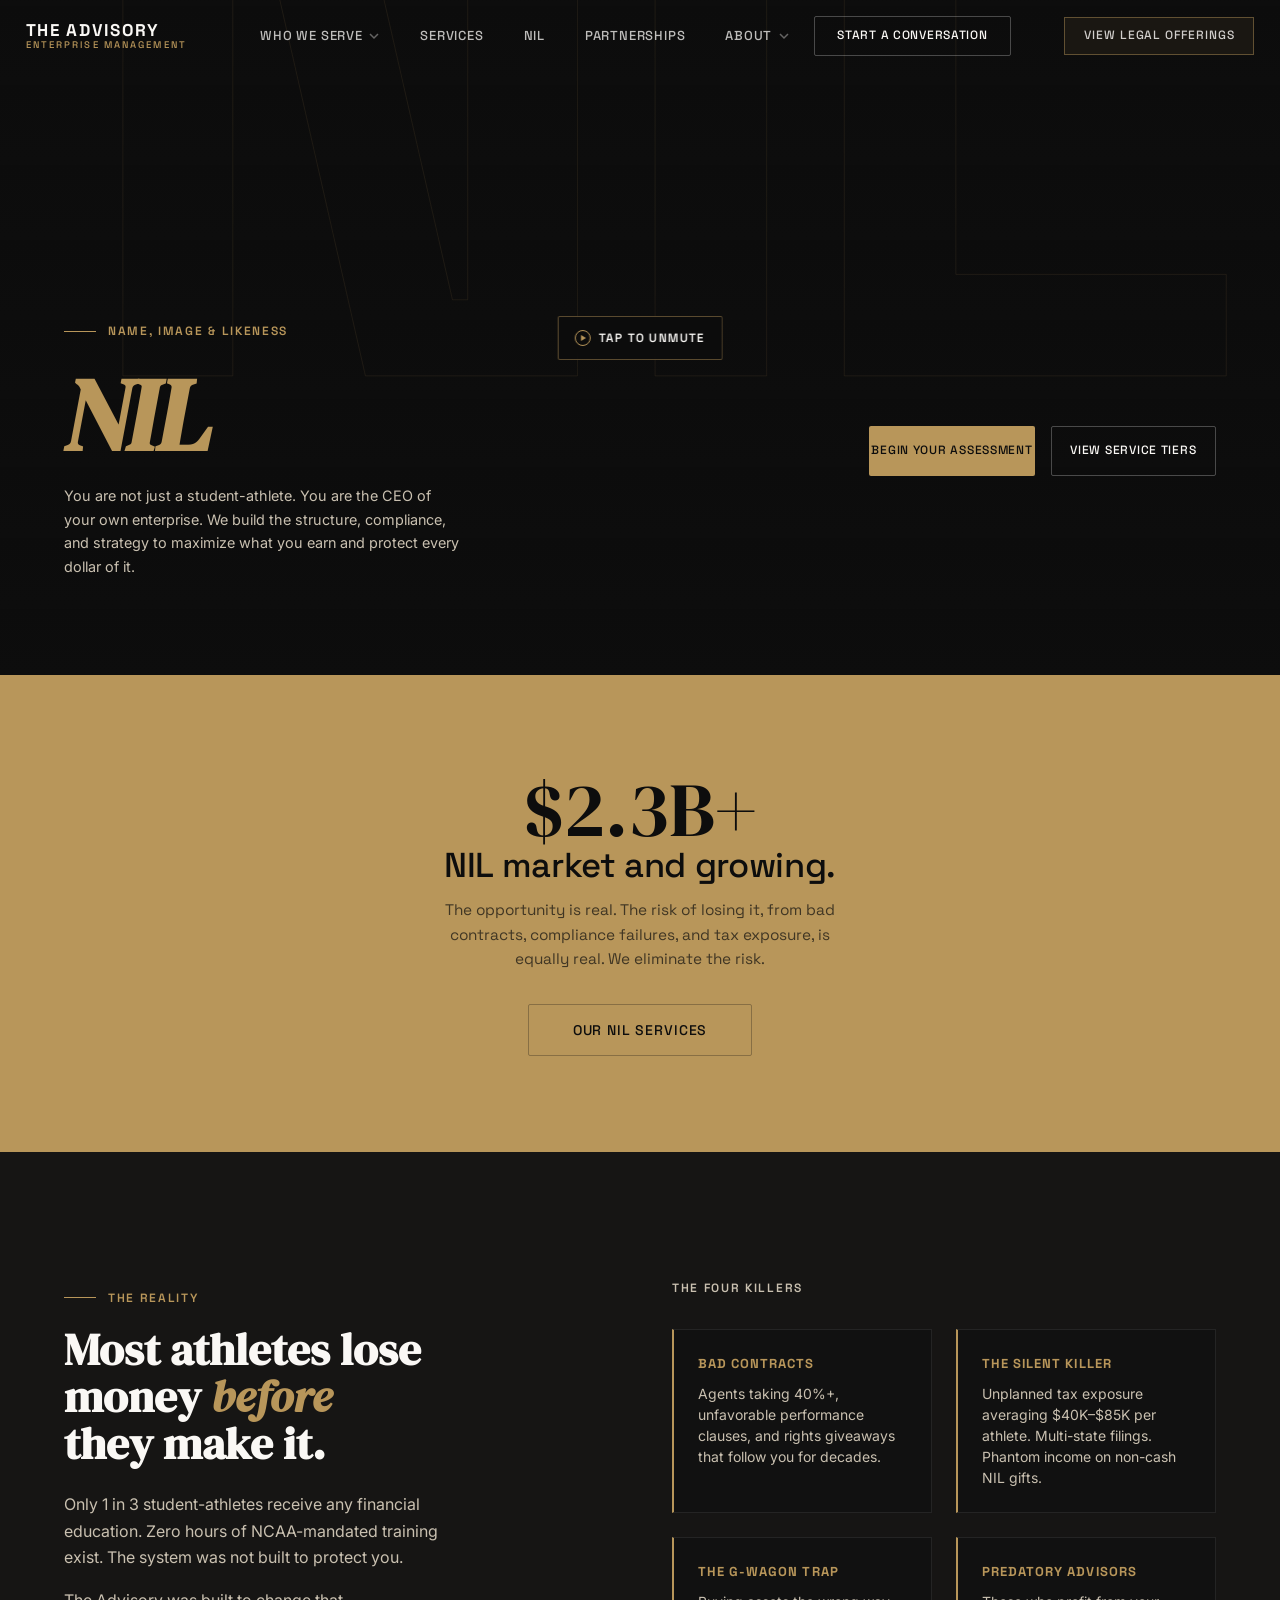
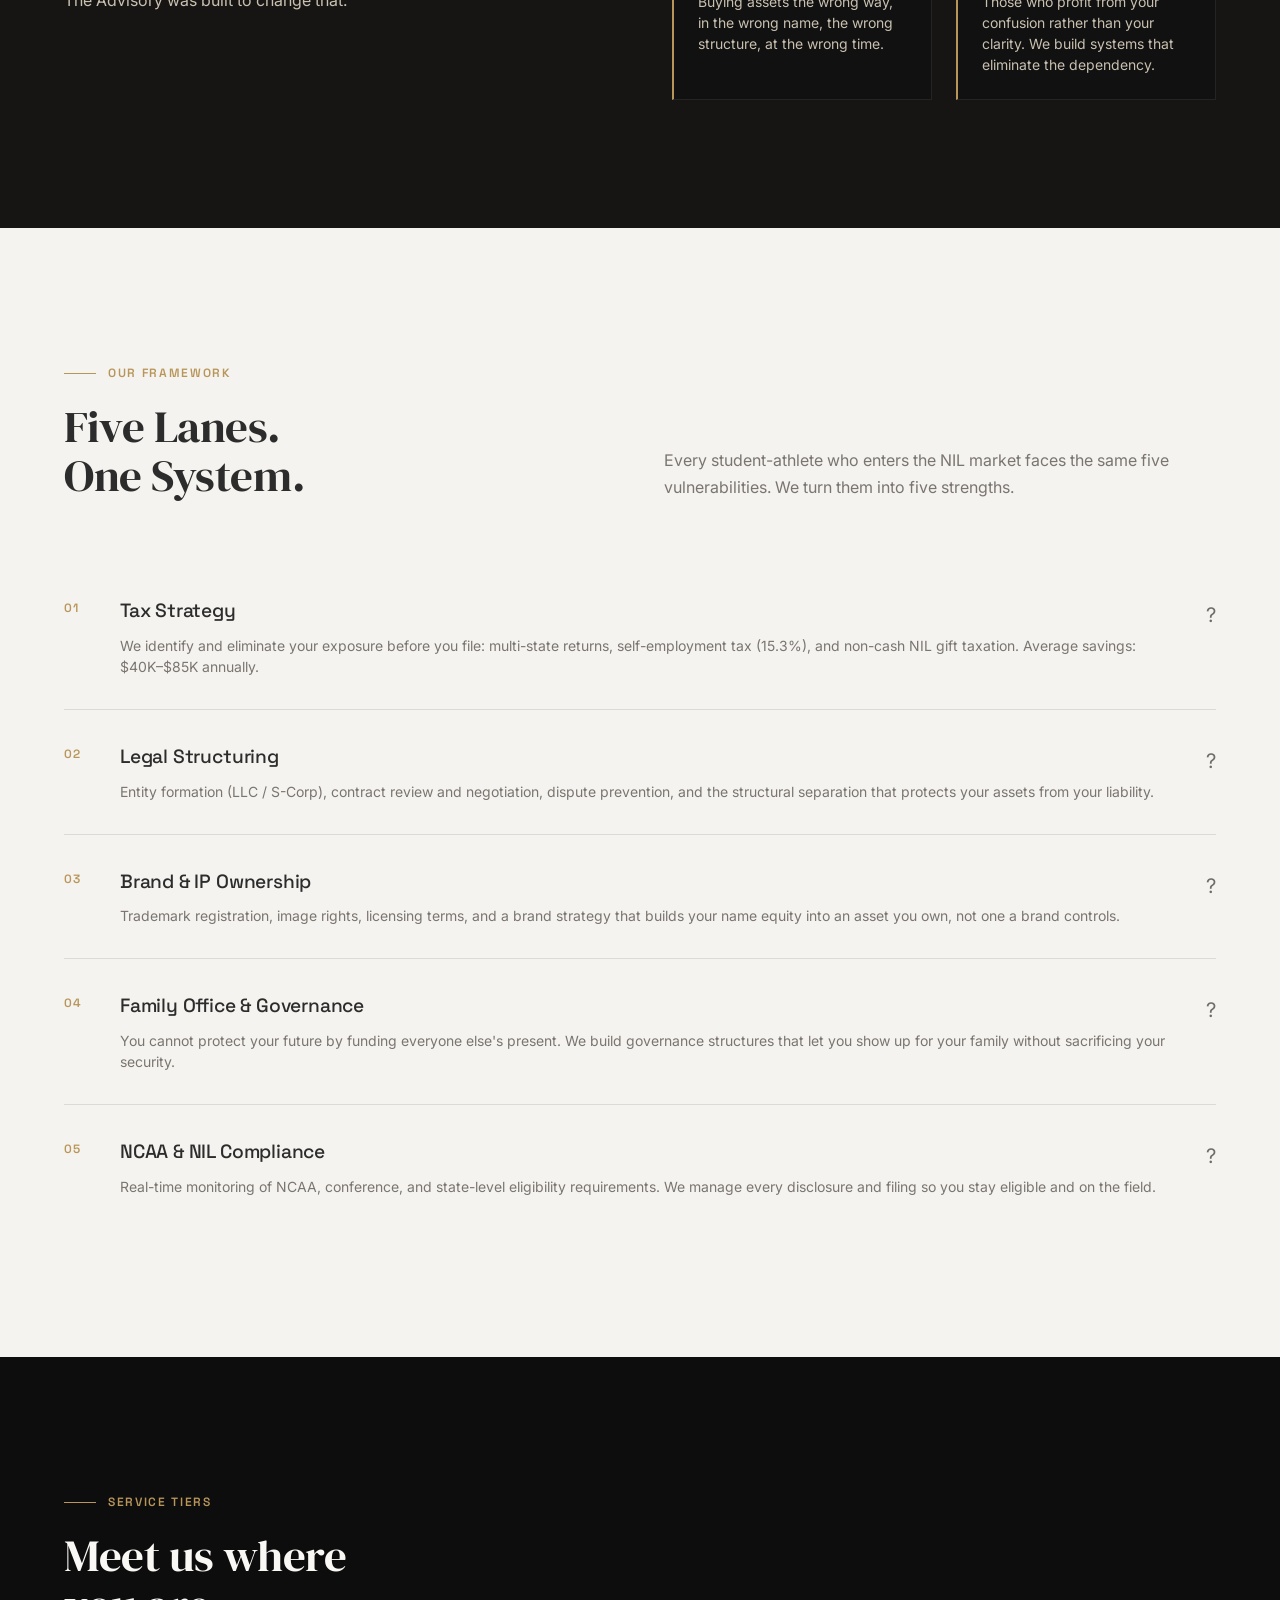
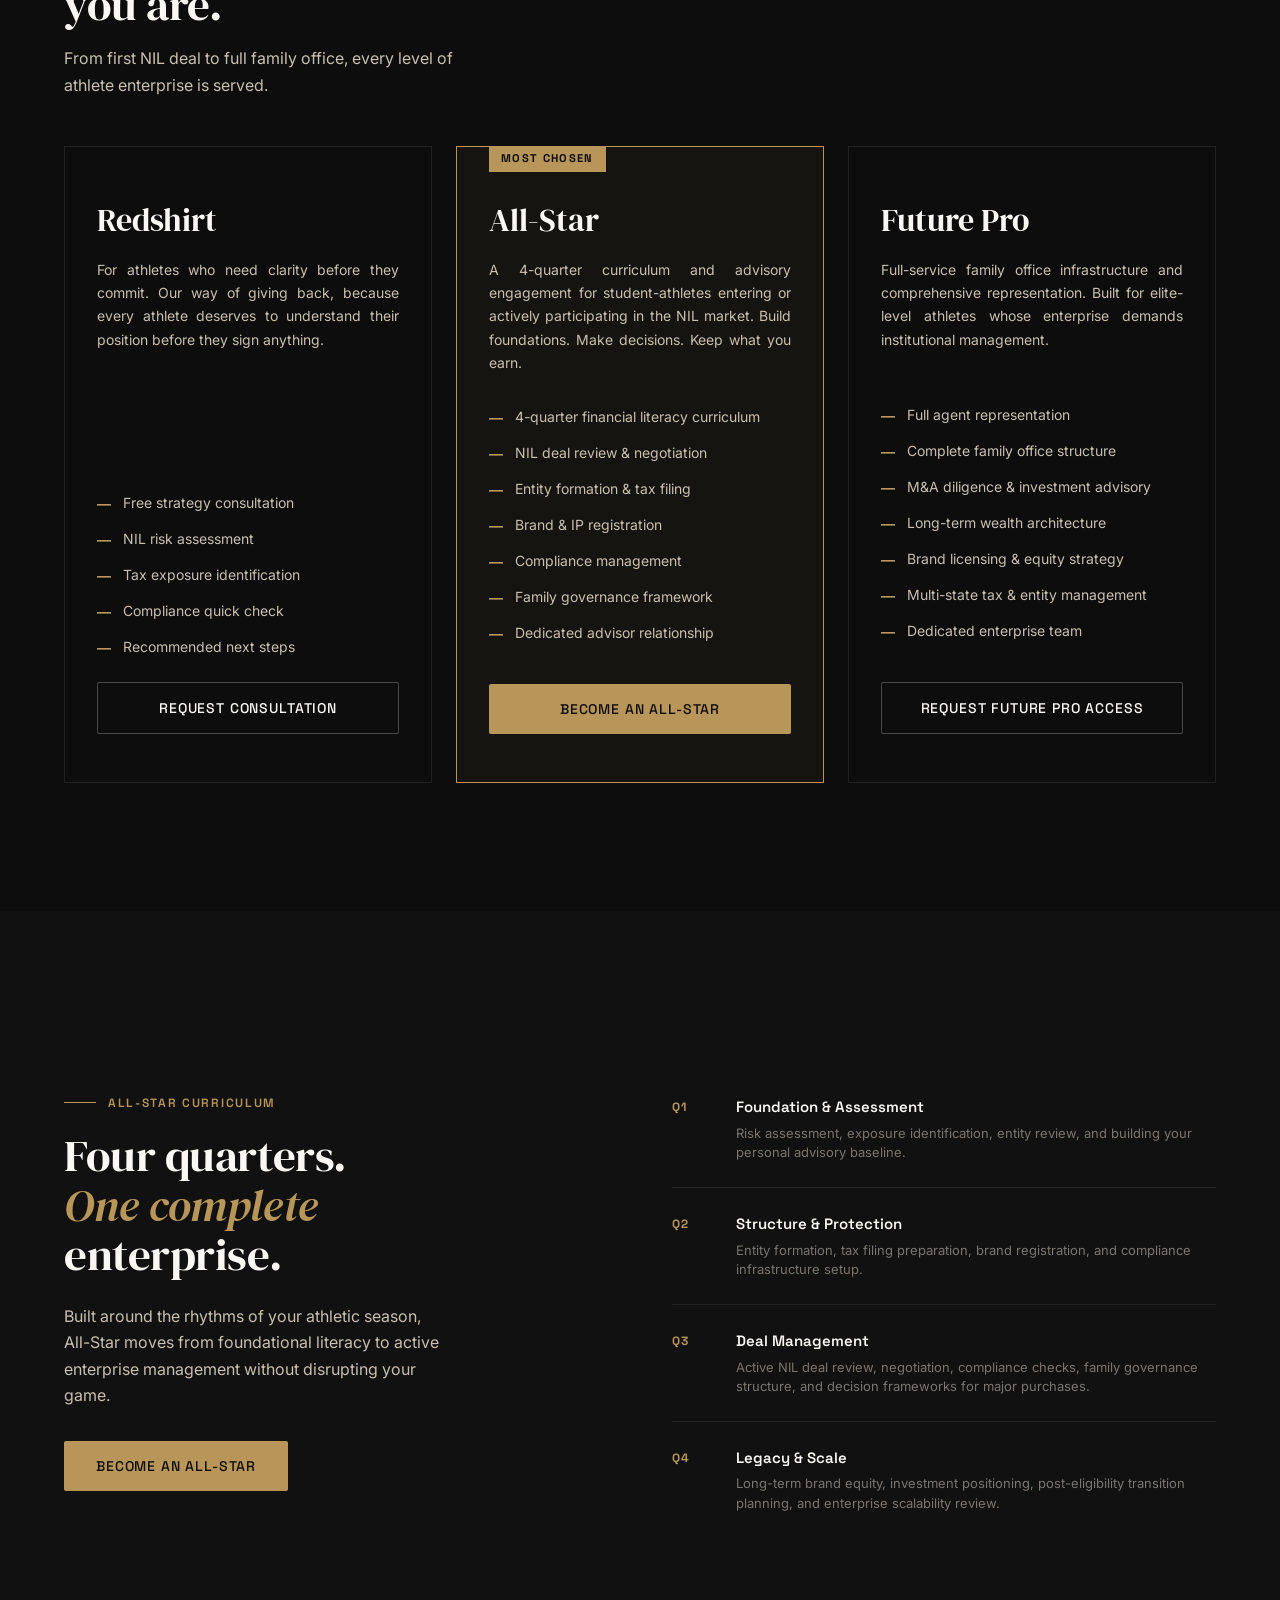
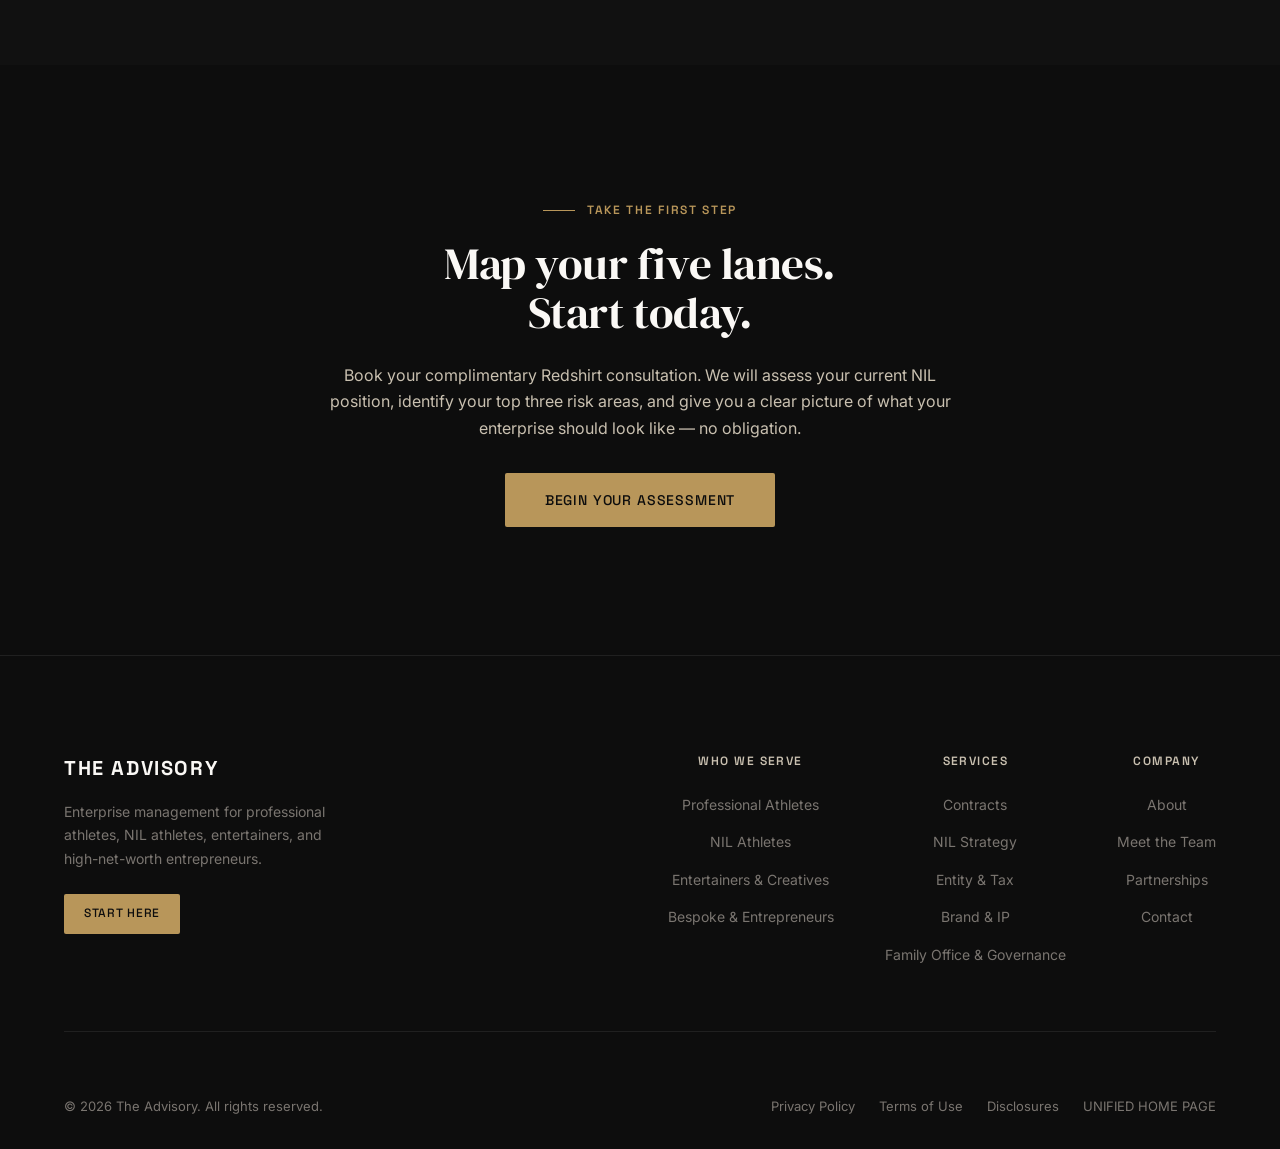
<file: nil.html>
﻿<!DOCTYPE html>
<html lang="en">
<head>
  <meta charset="UTF-8">
  <meta name="viewport" content="width=device-width, initial-scale=1.0">
  <title>NIL — Name, Image &amp; Likeness | The Advisory</title>
  <meta name="description" content="The Advisory's NIL enterprise strategy: compliance, contracts, and tax structure for student-athletes navigating the $2.3B NIL market.">
  <link rel="stylesheet" href="css/design-system.css">
  <link rel="stylesheet" href="css/nav.css">
  <style>

    body { background-color: var(--near-black); }

    /* ===== NIL HERO: Video + stencil concept ===== */
    .nil-hero {
      --hero-headline-size: clamp(3rem, 8vw, 9rem);
      --hero-headline-lh: 0.9;
    }

    .nil-hero .page-hero__content {
      z-index: 3;
    }

    .nil-hero-video {
      position: absolute;
      inset: 0;
      z-index: 0;
    }

    .nil-hero-video iframe {
      position: absolute;
      top: 50%;
      left: 50%;
      transform: translate(-50%, -50%);
      width: 177.78vh; /* 16:9 at full height */
      min-width: 100%;
      height: 100%;
      min-height: 56.25vw; /* 16:9 at full width */
      border: none;
      pointer-events: none;
    }

    .nil-hero-overlay {
      position: absolute;
      inset: 0;
      background: linear-gradient(
        to top,
        rgba(13,13,13,1) 0%,
        rgba(13,13,13,0.7) 40%,
        rgba(13,13,13,0.3) 100%
      );
      z-index: 1;
    }

    /* STENCIL EFFECT: Logo cut through imagery (inspired by McDougall NIL concept) */
    .nil-hero-stencil {
      position: absolute;
      inset: 0;
      z-index: 2;
      display: flex;
      align-items: center;
      justify-content: center;
      pointer-events: none;
      overflow: hidden;
      transform: translateY(-37.5%);
    }

    .nil-hero-stencil .stencil-text {
      font-family: var(--font-sans);
      font-size: clamp(32rem, 88vw, 112rem);
      font-weight: 700;
      letter-spacing: -0.04em;
      text-transform: uppercase;
      color: transparent;
      -webkit-text-stroke: 1px rgba(184,150,90,0.15);
      opacity: 0.7;
      user-select: none;
      white-space: nowrap;
    }

    /* ===== STANDARD / SMALL LAPTOP (1024px–1440px) ===== */
    @media (min-width: 1024px) and (max-width: 1440px) {
      /* Hero viewport: 25% shorter */
      .nil-hero.page-hero--viewport {
        height: 75vh;
        min-height: 510px;
        max-height: 810px;
      }

      /* Background NIL stencil: 25% smaller (font-size, not scale transform) */
      .nil-hero-stencil {
        transform: translateY(-37.5%);
      }

      .nil-hero-stencil .stencil-text {
        font-size: clamp(24rem, 66vw, 84rem);
      }
    }

    /* ===== PROBLEM STATEMENT (dark — swapped with Our Framework) ===== */
    .problem-section {
      background-color: var(--surface-dark);
      padding: var(--space-8) 0;
    }

    .problem-section .problem-headline {
      color: var(--ivory);
    }

    .problem-section .body-md.text-stone {
      color: var(--stone);
    }

    .problem-section .label.text-stone {
      color: var(--stone);
    }

    .problem-grid {
      display: grid;
      grid-template-columns: 1fr 1fr;
      gap: var(--space-6);
      align-items: start;
    }

    .problem-headline {
      font-family: var(--font-display);
      font-size: clamp(2rem, 3.5vw, 4rem);
      line-height: 1.05;
      color: var(--ivory);
    }

    .problem-headline em { font-style: italic; color: var(--gold); }

    .killer-grid {
      display: grid;
      grid-template-columns: 1fr 1fr;
      gap: var(--space-3);
      margin-top: var(--space-4);
    }

    .problem-section .killer-card {
      background-color: var(--charcoal);
      border: 1px solid var(--border-dark);
      border-left: 2px solid var(--gold);
      padding: var(--space-3);
    }

    .problem-section .killer-title {
      font-family: var(--font-sans);
      font-size: 0.8125rem;
      font-weight: 700;
      letter-spacing: 0.08em;
      text-transform: uppercase;
      color: var(--gold);
      margin-bottom: 0.5rem;
    }

    .problem-section .killer-desc {
      font-size: 0.875rem;
      color: var(--stone);
      line-height: 1.5;
    }

    /* ===== TIERS ===== */
    .tiers-section {
      background-color: var(--near-black);
      padding: var(--space-8) 0;
    }

    .tiers-grid {
      display: grid;
      grid-template-columns: repeat(3, 1fr);
      gap: var(--space-3);
      margin-top: var(--space-5);
      align-items: stretch;
    }

    .tiers-section .tier-card {
      display: flex;
      flex-direction: column;
      height: 100%;
    }

    .tiers-section .tier-tagline {
      font-size: 0.875rem;
      line-height: 1.65;
      text-align: justify;
      flex: 1;
      min-height: 5.5rem;
      margin-bottom: var(--space-4);
    }

    .tiers-section .tier-card .btn {
      margin-top: auto;
      width: 100%;
      justify-content: center;
    }

    .tiers-section .tier-card:first-child .tier-tagline {
      min-height: 4.5rem;
    }

    .tiers-section .tier-card:nth-child(2) .tier-features,
    .tiers-section .tier-card:nth-child(3) .tier-features {
      padding-bottom: var(--space-2);
    }

    .tiers-section .tier-features {
      margin-bottom: var(--space-3);
    }

    .nil-stat-callout .btn--ghost-dark {
      display: inline-flex;
      justify-content: center;
      min-width: 14rem;
      border-color: rgba(13, 13, 13, 0.28);
      color: var(--near-black);
    }

    .nil-stat-callout .btn--ghost-dark:hover {
      border-color: var(--near-black);
      color: var(--near-black);
      background-color: rgba(250, 248, 245, 0.24);
    }

    /* ===== FIVE LANES / OUR FRAMEWORK (cream — swapped with The Reality) ===== */
    .nil-lanes {
      background-color: var(--warm-white);
      padding: var(--space-8) 0;
    }

    .nil-lanes .display-md,
    .nil-lanes .lane-title {
      color: var(--body-text);
    }

    .nil-lanes .body-md.text-stone,
    .nil-lanes .lane-desc {
      color: var(--muted);
    }

    .nil-lanes .lane-card {
      border-bottom-color: var(--border-light);
    }

    .nil-lanes .lane-card:hover .lane-title {
      color: var(--gold);
    }

    .nil-lanes .lane-arrow {
      color: rgba(44, 44, 44, 0.68);
    }

    .nil-framework-intro {
      margin-bottom: var(--space-6);
    }

    .nil-framework-header {
      display: grid;
      grid-template-columns: 1fr 1fr;
      gap: var(--space-5);
      align-items: end;
    }

    /* ===== FLIGHT SCHOOL ===== */
    .flight-school {
      background-color: var(--charcoal);
      padding: var(--space-8) 0;
    }

    .flight-school-layout {
      display: grid;
      grid-template-columns: 1fr 1fr;
      gap: var(--space-6);
      align-items: center;
    }

    .quarter-list {
      display: flex;
      flex-direction: column;
      gap: 0;
      margin-top: var(--space-4);
    }

    .quarter-item {
      display: grid;
      grid-template-columns: 3rem 1fr;
      gap: var(--space-2);
      padding: var(--space-3) 0;
      border-bottom: 1px solid var(--border-dark);
      transition: background-color var(--duration-base) var(--ease-smooth);
    }

    .quarter-item:last-child { border-bottom: none; }

    .q-num {
      font-family: var(--font-sans);
      font-size: 0.75rem;
      font-weight: 700;
      color: var(--gold);
      letter-spacing: 0.1em;
      text-transform: uppercase;
      padding-top: 3px;
    }

    .q-title {
      font-family: var(--font-sans);
      font-size: 0.9375rem;
      font-weight: 600;
      color: var(--ivory);
      margin-bottom: 0.3rem;
    }

    .q-desc {
      font-size: 0.8125rem;
      color: var(--muted);
      line-height: 1.5;
    }

    /* ===== STAT CALLOUT ===== */
    .nil-stat-callout {
      background-color: var(--gold);
      padding: var(--space-7) 0;
    }

    .nil-stat-callout .callout-inner {
      text-align: center;
    }

    .callout-headline {
      font-family: var(--font-display);
      font-size: clamp(3rem, 6vw, 7rem);
      color: var(--near-black);
      line-height: 1.0;
      margin-bottom: var(--space-2);
    }

    .callout-sub {
      font-family: var(--font-sans);
      font-size: clamp(0.9rem, 1.2vw, 1.125rem);
      color: rgba(13,13,13,0.7);
      max-width: 40ch;
      margin: 0 auto var(--space-4);
    }

    .callout-headline em {
      font-style: normal;
      display: block;
    }

    /* ===== RESPONSIVE (tablet / phablet / mobile — 1023px and below) ===== */
    @media (max-width: 1023px) {
      /* --- Hero --- */
      .nil-hero.page-hero--viewport {
        display: flex;
        flex-direction: column;
        justify-content: flex-start;
        height: auto;
        min-height: calc(60vh + var(--space-3));
        max-height: none;
        padding-top: calc(72px + var(--space-2));
        padding-bottom: var(--space-3);
        align-items: stretch;
        overflow: hidden;
      }

      .nil-hero-stencil {
        position: absolute;
        inset: auto;
        top: calc(72px + 12vh);
        left: 0;
        right: 0;
        width: 100%;
        height: auto;
        padding: 0 var(--container-padding);
        align-items: center;
        justify-content: center;
        transform: none;
      }

      .nil-hero-stencil .stencil-text {
        display: block;
        width: 100%;
        text-align: center;
        font-size: clamp(11rem, 58vw, 24rem);
        letter-spacing: -0.025em;
        line-height: 1;
      }

      .nil-hero .page-hero__content {
        position: relative;
        flex: 0 0 auto;
        margin-top: 0;
        width: 100%;
        padding: 40vh var(--container-padding) var(--space-3);
      }

      .nil-hero .page-hero__layout {
        row-gap: var(--space-3);
      }

      .nil-hero .page-hero__eyebrow {
        margin-bottom: var(--space-2);
      }

      .nil-hero .page-hero__headline {
        margin-top: 0;
      }

      .nil-hero .page-hero__tagline {
        margin-top: var(--space-2);
      }

      .nil-hero .page-hero__aside {
        width: 100%;
      }

      .nil-hero .page-hero__actions {
        flex-direction: row;
        align-items: stretch;
        justify-content: flex-start;
        width: 100%;
        max-width: none;
        gap: var(--space-2);
      }

      .nil-hero .page-hero__actions .btn {
        flex: 1 1 50%;
        min-width: 0;
        min-height: 44px;
        justify-content: center;
        text-align: center;
        padding-left: 0.5rem;
        padding-right: 0.5rem;
        font-size: clamp(0.6875rem, 1.6vw, 0.8125rem);
      }

      /* --- The Reality --- */
      .problem-section {
        padding: var(--space-5) 0 var(--space-4);
      }

      .problem-grid {
        grid-template-columns: 1fr;
        gap: var(--space-3);
      }

      .problem-section .eyebrow {
        margin-bottom: var(--space-2);
      }

      .problem-section .problem-headline {
        margin-bottom: 0;
      }

      .problem-section .body-md.text-stone {
        margin-top: var(--space-2) !important;
      }

      .problem-grid > .reveal + .reveal {
        margin-top: var(--space-1);
      }

      .killer-grid {
        grid-template-columns: 1fr;
        gap: var(--space-2);
        margin-top: var(--space-2);
      }

      .killer-card.rc-collapsible:not(.rc-expanded) {
        padding: var(--space-3);
        min-height: 44px;
      }

      .killer-card.rc-collapsible:not(.rc-expanded) .killer-title {
        margin-bottom: 0;
      }

      .killer-card.rc-collapsible:not(.rc-expanded) .killer-title::after {
        content: '+';
        float: right;
        font-family: var(--font-sans);
        font-size: 1.125rem;
        font-weight: 400;
        color: var(--gold);
        opacity: 0.55;
        line-height: 1;
      }

      .killer-card.rc-collapsible:not(.rc-expanded) .killer-desc {
        display: none;
      }

      /* --- Our Framework --- */
      .nil-lanes {
        padding: var(--space-5) 0 var(--space-4);
      }

      .nil-framework-intro {
        margin-bottom: var(--space-3) !important;
      }

      .nil-framework-intro .eyebrow {
        margin-bottom: var(--space-2);
      }

      .nil-framework-header {
        grid-template-columns: 1fr;
        gap: var(--space-2);
        align-items: start;
      }

      .nil-framework-headline {
        margin-bottom: 0;
      }

      .nil-framework-lede {
        max-width: none;
        margin-top: 0;
      }

      .nil-lanes .lane-card.rc-collapsible:not(.rc-expanded) {
        grid-template-columns: 2rem 1fr 1.5rem;
        align-items: center;
        padding-top: var(--space-3);
        padding-bottom: var(--space-3);
      }

      .nil-lanes .lane-card.rc-collapsible:not(.rc-expanded) .lane-title {
        margin-bottom: 0;
      }

      .nil-lanes .lane-card.rc-collapsible:not(.rc-expanded) .lane-title::after {
        display: none;
      }

      .nil-lanes .lane-card.rc-collapsible:not(.rc-expanded) .lane-arrow {
        display: block;
        justify-self: end;
        text-align: right;
        width: 1.5rem;
        margin-top: 0;
        line-height: 1;
        font-size: 0;
      }

      .nil-lanes .lane-card.rc-collapsible:not(.rc-expanded) .lane-arrow::after {
        content: '+';
        font-family: var(--font-sans);
        font-size: 1.125rem;
        font-weight: 400;
        color: var(--gold);
        opacity: 0.55;
      }

      .nil-lanes .lane-card.rc-collapsible.rc-expanded .lane-arrow {
        font-size: 1.25rem;
      }

      .nil-lanes .lane-card.rc-collapsible.rc-expanded .lane-arrow::after {
        content: none;
      }

      .nil-lanes > .container > .reveal:last-child .lane-card:last-child {
        padding-bottom: var(--space-2);
        border-bottom: none;
      }

      /* --- Service Tiers: Tinder-style swipe deck --- */
      .tiers-section {
        padding: var(--space-5) 0 var(--space-4);
      }

      .tiers-section > .container > .reveal {
        margin-bottom: var(--space-3) !important;
      }

      .tiers-deck-wrap {
        --tier-peek: 64px;
        padding: var(--space-2) 0 var(--space-3);
      }

      .tiers-grid.tiers-swipe-deck {
        display: block;
        position: relative;
        width: 100%;
        max-width: min(92vw, 380px);
        height: clamp(620px, 82vh, 720px);
        margin: 0 auto;
        overflow: visible;
        touch-action: pan-y;
      }

      .tiers-grid.tiers-swipe-deck .tier-card {
        position: absolute;
        top: calc(var(--tier-peek) * 2);
        left: 0;
        right: 0;
        width: 100%;
        height: calc(100% - (var(--tier-peek) * 2));
        margin: 0;
        padding: var(--space-4) var(--space-3);
        overflow-x: hidden;
        overflow-y: hidden;
        -webkit-overflow-scrolling: touch;
        background-color: var(--near-black);
        border-color: rgba(184, 150, 90, 0.62);
        border-radius: 8px;
        opacity: 0;
        pointer-events: none;
        box-shadow:
          0 0 0 1px rgba(184, 150, 90, 0.2),
          0 14px 40px rgba(13, 13, 13, 0.5);
        transform-origin: top center;
        transition:
          top 0.35s var(--ease-smooth),
          transform 0.35s var(--ease-smooth),
          opacity 0.35s var(--ease-smooth),
          box-shadow 0.35s var(--ease-smooth),
          border-color 0.35s var(--ease-smooth);
        will-change: top, transform;
      }

      .tiers-grid.tiers-swipe-deck .tier-card::after {
        content: '';
        position: absolute;
        top: 12px;
        right: 16px;
        width: 34px;
        height: 4px;
        border-radius: 999px;
        background: rgba(184, 150, 90, 0.72);
        box-shadow:
          0 8px 0 rgba(184, 150, 90, 0.34),
          0 16px 0 rgba(184, 150, 90, 0.18);
        opacity: 0;
        pointer-events: none;
      }

      .tiers-grid.tiers-swipe-deck .tier-card--featured {
        background:
          linear-gradient(rgba(184, 150, 90, 0.06), rgba(184, 150, 90, 0.06)),
          var(--near-black);
        border-color: rgba(184, 150, 90, 0.9);
      }

      .tiers-grid.tiers-swipe-deck.is-initializing .tier-card {
        transition: none;
      }

      .tiers-grid.tiers-swipe-deck .tier-card:hover {
        transform: none;
      }

      .tiers-grid.tiers-swipe-deck .tier-card.is-next {
        top: var(--tier-peek);
        z-index: 2;
        opacity: 1;
        border-color: rgba(184, 150, 90, 0.72);
        box-shadow:
          0 0 0 1px rgba(184, 150, 90, 0.22),
          0 10px 26px rgba(13, 13, 13, 0.46);
        transform: scale(0.985);
      }

      .tiers-grid.tiers-swipe-deck .tier-card.is-back {
        top: 0;
        z-index: 1;
        opacity: 1;
        border-color: rgba(184, 150, 90, 0.58);
        box-shadow:
          0 0 0 1px rgba(184, 150, 90, 0.18),
          0 8px 22px rgba(13, 13, 13, 0.4);
        transform: scale(0.97);
      }

      .tiers-grid.tiers-swipe-deck .tier-card.is-active {
        top: calc(var(--tier-peek) * 2);
        cursor: grab;
        z-index: 3;
        opacity: 1;
        border-color: var(--gold);
        box-shadow:
          0 0 0 1px rgba(184, 150, 90, 0.38),
          0 18px 46px rgba(13, 13, 13, 0.62);
        overflow-y: auto;
        pointer-events: auto;
      }

      .tiers-grid.tiers-swipe-deck .tier-card.is-active::after {
        opacity: 1;
      }

      .tiers-grid.tiers-swipe-deck .tier-card.is-active.is-dragging {
        transition: none;
        cursor: grabbing;
        border-color: var(--gold);
        box-shadow:
          0 0 0 2px rgba(184, 150, 90, 0.42),
          0 22px 54px rgba(13, 13, 13, 0.7);
      }

      .tiers-grid.tiers-swipe-deck .tier-card.is-exit-left {
        transition: transform 0.38s var(--ease-smooth), opacity 0.38s var(--ease-smooth);
        transform: translateX(-125%) rotate(-14deg) !important;
        opacity: 0;
        pointer-events: none;
      }

      .tiers-grid.tiers-swipe-deck .tier-card.is-exit-right {
        transition: transform 0.38s var(--ease-smooth), opacity 0.38s var(--ease-smooth);
        transform: translateX(125%) rotate(14deg) !important;
        opacity: 0;
        pointer-events: none;
      }

      .tiers-deck-ui {
        max-width: min(92vw, 380px);
        margin: var(--space-3) auto 0;
        text-align: center;
      }

      .tiers-deck-dots {
        display: flex;
        justify-content: center;
        align-items: center;
        gap: var(--space-1);
      }

      .tiers-deck-dot {
        width: 44px;
        height: 44px;
        padding: 0;
        border: none;
        background: transparent;
        cursor: pointer;
        display: inline-flex;
        align-items: center;
        justify-content: center;
      }

      .tiers-deck-dot::before {
        content: '';
        width: 8px;
        height: 8px;
        border-radius: 50%;
        border: 1px solid var(--gold);
        transition: background-color var(--duration-base) var(--ease-smooth);
      }

      .tiers-deck-dot.is-active::before {
        background-color: var(--gold);
      }

      .tiers-deck-hint {
        margin: var(--space-1) 0 0;
      }

      .tiers-section .tier-tagline {
        min-height: auto;
      }

      /* --- All-Star Curriculum --- */
      .flight-school {
        padding: var(--space-5) 0 var(--space-4);
      }

      .flight-school-layout {
        grid-template-columns: 1fr;
        gap: var(--space-3);
      }

      .flight-school-layout > .reveal:first-child {
        text-align: center;
      }

      .flight-school-layout > .reveal:first-child .eyebrow {
        justify-content: center;
      }

      .flight-school-layout > .reveal:first-child .body-md {
        margin-left: auto;
        margin-right: auto;
      }

      .flight-school-layout > .reveal:first-child .btn {
        display: inline-flex;
        margin-left: auto;
        margin-right: auto;
      }
    }

    @media (max-width: 1024px) {
      .problem-grid { grid-template-columns: 1fr; }
      .flight-school-layout { grid-template-columns: 1fr; }
    }

    @media (max-width: 768px) {
      .killer-grid { grid-template-columns: 1fr; }
    }

    /* Preserve desktop tier grid (1024px+) */
    @media (min-width: 1024px) {
      .tiers-deck-wrap {
        margin: 0;
        padding: 0;
      }

      .tiers-grid.tiers-swipe-deck {
        display: grid;
        grid-template-columns: repeat(3, 1fr);
        gap: var(--space-3);
        max-width: none;
        height: auto;
        margin: 0;
        touch-action: auto;
      }

      .tiers-grid.tiers-swipe-deck .tier-card {
        position: relative;
        inset: auto;
        width: auto;
        height: auto;
        overflow: visible;
        box-shadow: none;
        transform: none !important;
        opacity: 1 !important;
        cursor: default;
      }

      .tiers-deck-ui {
        display: none;
      }
    }
  </style>
</head>
<body class="page-video-hero">

  <!-- HEADER -->
  <header class="site-header" id="site-header">
    <div class="container header-inner">
      <a href="home.html" class="site-logo">
        <div class="logo-text">
          <span class="logo-name">The Advisory</span>
          <span class="logo-sub">Enterprise Management</span>
        </div>
      </a>
      <div class="header-center">
      <nav class="primary-nav" aria-label="Primary navigation">
        <ul>
          <li class="nav-item">
            <a href="#" class="nav-link">Who We Serve
              <svg class="chevron" viewBox="0 0 12 12" fill="none" stroke="currentColor" stroke-width="1.5"><path d="M2 4l4 4 4-4"/></svg>
            </a>
            <ul class="dropdown">
              <li class="dropdown-item"><a href="sports.html" class="dropdown-link">Professional Athletes</a></li>
              <li class="dropdown-item"><a href="nil.html" class="dropdown-link">NIL Athletes</a></li>
              <li class="dropdown-item"><a href="creatives.html" class="dropdown-link">Entertainers &amp; Creatives</a></li>
              <li class="dropdown-item"><a href="bespoke.html" class="dropdown-link">Bespoke &amp; Entrepreneurs</a></li>
            </ul>
          </li>
          <li class="nav-item"><a href="services.html" class="nav-link">Services</a></li>
          <li class="nav-item"><a href="nil.html" class="nav-link active">NIL</a></li>
          <li class="nav-item"><a href="partnerships.html" class="nav-link">Partnerships</a></li>
          <li class="nav-item"><a href="about.html" class="nav-link">About<svg class="chevron" viewBox="0 0 12 12" fill="none" stroke="currentColor" stroke-width="1.5"><path d="M2 4l4 4 4-4"/></svg></a><ul class="dropdown"><li class="dropdown-item"><a href="about.html" class="dropdown-link">About The Advisory</a></li><li class="dropdown-item"><a href="https://theadvisorypllc.com/attorneys" class="dropdown-link">Meet the Team</a></li></ul></li>
        </ul>
      </nav>
            <div class="header-cta">
        <a href="contact.html" class="btn btn--ghost">Start a Conversation</a>
      </div>
      </div>
      <a href="https://theadvisorypllc.com/" class="header-cta-link">View Legal Offerings</a>

      <button class="mobile-toggle" aria-label="Toggle menu"><span></span><span></span><span></span></button>
    </div>
  </header>
  <div class="mobile-nav-overlay"></div>
  <nav class="mobile-nav">
    <ul>
      <li class="mobile-nav-item"><button class="mobile-nav-trigger" data-submenu="mn-serve"><span>Who We Serve</span><svg class="m-chevron" viewBox="0 0 20 20" fill="none" stroke="currentColor" stroke-width="1.5"><path d="M5 8l5 5 5-5"/></svg></button>
        <div class="mobile-submenu" id="mn-serve">
          <a href="sports.html" class="mobile-submenu-link">Professional Athletes</a>
          <a href="nil.html" class="mobile-submenu-link">NIL Athletes</a>
          <a href="creatives.html" class="mobile-submenu-link">Entertainers &amp; Creatives</a>
          <a href="bespoke.html" class="mobile-submenu-link">Bespoke &amp; Entrepreneurs</a>
        </div>
      </li>
      <li class="mobile-nav-item"><button class="mobile-nav-trigger"><a href="services.html">Services</a></button></li>
      <li class="mobile-nav-item"><button class="mobile-nav-trigger"><a href="nil.html">NIL</a></button></li>
      <li class="mobile-nav-item"><button class="mobile-nav-trigger"><a href="partnerships.html">Partnerships</a></button></li>
      <li class="mobile-nav-item">
        <button class="mobile-nav-trigger" data-submenu="mn-about">
          <span>About</span>
          <svg class="m-chevron" viewBox="0 0 20 20" fill="none" stroke="currentColor" stroke-width="1.5"><path d="M5 8l5 5 5-5"/></svg>
        </button>
        <div class="mobile-submenu" id="mn-about">
          <a href="about.html" class="mobile-submenu-link">About The Advisory</a>
          <a href="https://theadvisorypllc.com/attorneys" class="mobile-submenu-link">Meet the Team</a>
        </div>
      </li>
    </ul>
        <div class="mobile-nav-cta">
      <a href="contact.html" class="btn btn--primary">Start a Conversation</a>
      <a href="https://theadvisorypllc.com/" class="header-cta-link" style="text-align:center;display:block;padding:0.5rem 0;">View Legal Offerings</a>
    </div>
  </nav>

  <!-- ============================================================
       NIL HERO: Fullscreen video + stencil
  ============================================================ -->
  <section class="nil-hero page-hero page-hero--viewport">

    <!-- Vimeo Sports/NIL video -->
    <div class="nil-hero-video">
      <iframe
        id="nil-hero-player"
        src="https://player.vimeo.com/video/1173714440?badge=0&autopause=0&player_id=0&app_id=58479&autoplay=1&muted=1&loop=1&background=1"
        width="1920"
        height="1080"
        frameborder="0"
        allow="autoplay; fullscreen; picture-in-picture; clipboard-write; encrypted-media; web-share"
        referrerpolicy="strict-origin-when-cross-origin"
        title="The Advisory NIL"></iframe>
    </div>

    <button type="button" class="page-hero-vimeo-unmute" data-vimeo-for="nil-hero-player" aria-label="Unmute hero video">
      <span class="page-hero-vimeo-unmute-icon" aria-hidden="true"></span>
      Tap to Unmute
    </button>

    <div class="nil-hero-overlay"></div>

    <!-- Stencil brand cut-through effect -->
    <div class="nil-hero-stencil" aria-hidden="true">
      <span class="stencil-text">NIL</span>
    </div>

    <div class="page-hero__content">
      <div class="page-hero__layout">
        <div class="page-hero__main">
          <div class="page-hero__eyebrow">
            <span class="label text-gold">Name, Image &amp; Likeness</span>
          </div>
          <h1 class="page-hero__headline">
            <em>NIL</em>
          </h1>
          <p class="page-hero__tagline">
            You are not just a student-athlete. You are the CEO of your own enterprise.
            We build the structure, compliance, and strategy to maximize what you earn and protect every dollar of it.
          </p>
        </div>
        <div class="page-hero__aside">
          <div class="page-hero__actions">
            <a href="#get-started" class="btn btn--primary">Begin Your Assessment</a>
            <a href="#tiers" class="btn btn--ghost">View Service Tiers</a>
          </div>
        </div>
      </div>
    </div>
  </section>

  <!-- ============================================================
       MARKET STAT CALLOUT
  ============================================================ -->
  <div class="nil-stat-callout">
    <div class="container callout-inner">
      <div class="callout-headline">
        $2.3B+
        <em style="font-style:normal; font-size: 0.45em; font-family: var(--font-sans); font-weight: 500; letter-spacing: -0.01em;">NIL market and growing.</em>
      </div>
      <p class="callout-sub">
        The opportunity is real. The risk of losing it, from bad contracts, compliance failures,
        and tax exposure, is equally real. We eliminate the risk.
      </p>
      <a href="#tiers" class="btn btn--ghost-dark">Our NIL Services</a>
    </div>
  </div>

  <!-- ============================================================
       THE PROBLEM SECTION
  ============================================================ -->
  <section class="problem-section" id="problem">
    <div class="container">

      <div class="problem-grid">

        <div class="reveal">
          <div class="eyebrow"><span class="label">The Reality</span></div>
          <h2 class="problem-headline">
            Most athletes lose<br>money <em>before</em><br>they make it.
          </h2>
          <p class="body-md text-stone" style="margin-top: var(--space-3); max-width: 38ch;">
            Only 1 in 3 student-athletes receive any financial education. Zero hours of NCAA-mandated
            training exist. The system was not built to protect you.
          </p>
          <p class="body-md text-stone" style="margin-top: 1rem; max-width: 38ch;">
            The Advisory was built to change that.
          </p>
        </div>

        <div class="reveal reveal-delay-2">
          <div class="label text-stone" style="margin-bottom: var(--space-2);">The Four Killers</div>
          <div class="killer-grid">
            <div class="killer-card rc-collapsible" tabindex="0" role="button">
              <div class="killer-title">Bad Contracts</div>
              <div class="killer-desc">Agents taking 40%+, unfavorable performance clauses, and rights giveaways that follow you for decades.</div>
            </div>
            <div class="killer-card rc-collapsible" tabindex="0" role="button">
              <div class="killer-title">The Silent Killer</div>
              <div class="killer-desc">Unplanned tax exposure averaging $40K–$85K per athlete. Multi-state filings. Phantom income on non-cash NIL gifts.</div>
            </div>
            <div class="killer-card rc-collapsible" tabindex="0" role="button">
              <div class="killer-title">The G-Wagon Trap</div>
              <div class="killer-desc">Buying assets the wrong way, in the wrong name, the wrong structure, at the wrong time.</div>
            </div>
            <div class="killer-card rc-collapsible" tabindex="0" role="button">
              <div class="killer-title">Predatory Advisors</div>
              <div class="killer-desc">Those who profit from your confusion rather than your clarity. We build systems that eliminate the dependency.</div>
            </div>
          </div>
        </div>

      </div>
    </div>
  </section>

  <!-- ============================================================
       FIVE LANES (NIL context)
  ============================================================ -->
  <section class="nil-lanes" id="lanes">
    <div class="container">

      <div class="reveal nil-framework-intro">
        <div class="eyebrow"><span class="label">Our Framework</span></div>
        <div class="nil-framework-header">
          <h2 class="display-md nil-framework-headline">Five Lanes.<br><span class="headline-keep">One System.</span></h2>
          <p class="body-md text-stone text-justify-responsive nil-framework-lede">Every student-athlete who enters the NIL market faces the same five vulnerabilities. We turn them into five strengths.</p>
        </div>
      </div>

      <div class="reveal">
        <div class="lane-card rc-collapsible" data-href="services.html#entity" role="link" tabindex="0">
          <span class="lane-number">01</span>
          <div>
            <div class="lane-title">Tax Strategy</div>
            <div class="lane-desc">We identify and eliminate your exposure before you file: multi-state returns, self-employment tax (15.3%), and non-cash NIL gift taxation. Average savings: $40K–$85K annually.</div>
          </div>
          <span class="lane-arrow">?</span>
        </div>
        <div class="lane-card rc-collapsible" data-href="services.html#contracts" role="link" tabindex="0">
          <span class="lane-number">02</span>
          <div>
            <div class="lane-title">Legal Structuring</div>
            <div class="lane-desc">Entity formation (LLC / S-Corp), contract review and negotiation, dispute prevention, and the structural separation that protects your assets from your liability.</div>
          </div>
          <span class="lane-arrow">?</span>
        </div>
        <div class="lane-card rc-collapsible" data-href="services.html#brand-ip" role="link" tabindex="0">
          <span class="lane-number">03</span>
          <div>
            <div class="lane-title">Brand &amp; IP Ownership</div>
            <div class="lane-desc">Trademark registration, image rights, licensing terms, and a brand strategy that builds your name equity into an asset you own, not one a brand controls.</div>
          </div>
          <span class="lane-arrow">?</span>
        </div>
        <div class="lane-card rc-collapsible" data-href="services.html#family-governance" role="link" tabindex="0">
          <span class="lane-number">04</span>
          <div>
            <div class="lane-title">Family Office &amp; Governance</div>
            <div class="lane-desc">You cannot protect your future by funding everyone else's present. We build governance structures that let you show up for your family without sacrificing your security.</div>
          </div>
          <span class="lane-arrow">?</span>
        </div>
        <div class="lane-card rc-collapsible" data-href="services.html#nil-services" role="link" tabindex="0">
          <span class="lane-number">05</span>
          <div>
            <div class="lane-title">NCAA &amp; NIL Compliance</div>
            <div class="lane-desc">Real-time monitoring of NCAA, conference, and state-level eligibility requirements. We manage every disclosure and filing so you stay eligible and on the field.</div>
          </div>
          <span class="lane-arrow">?</span>
        </div>
      </div>

    </div>
  </section>

  <!-- ============================================================
       SERVICE TIERS
  ============================================================ -->
  <section class="tiers-section" id="tiers">
    <div class="container">

      <div class="reveal" style="margin-bottom: var(--space-5);">
        <div class="eyebrow"><span class="label">Service Tiers</span></div>
        <h2 class="display-md text-white">Meet us where<br>you are.</h2>
        <p class="body-md text-stone" style="max-width: 42ch; margin-top: var(--space-2);">
          From first NIL deal to full family office, every level of athlete enterprise is served.
        </p>
      </div>

      <div class="tiers-deck-wrap">
      <div class="tiers-grid tiers-swipe-deck" id="nil-tier-swipe-deck" aria-label="Service tier cards">

        <!-- Tier 1: Redshirt -->
        <div class="tier-card reveal">
          <div class="tier-name">Redshirt</div>
          <div class="tier-tagline">
            For athletes who need clarity before they commit. Our way of giving back, because
            every athlete deserves to understand their position before they sign anything.
          </div>
          <ul class="tier-features">
            <li>Free strategy consultation</li>
            <li>NIL risk assessment</li>
            <li>Tax exposure identification</li>
            <li>Compliance quick check</li>
            <li>Recommended next steps</li>
          </ul>
          <a href="contact.html" class="btn btn--ghost">Request Consultation</a>
        </div>

        <!-- Tier 2: All-Star -->
        <div class="tier-card tier-card--featured reveal reveal-delay-1">
          <div class="tier-badge">Most Chosen</div>
          <div class="tier-name">All-Star</div>
          <div class="tier-tagline">
            A 4-quarter curriculum and advisory engagement for student-athletes entering or actively
            participating in the NIL market. Build foundations. Make decisions. Keep what you earn.
          </div>
          <ul class="tier-features">
            <li>4-quarter financial literacy curriculum</li>
            <li>NIL deal review &amp; negotiation</li>
            <li>Entity formation &amp; tax filing</li>
            <li>Brand &amp; IP registration</li>
            <li>Compliance management</li>
            <li>Family governance framework</li>
            <li>Dedicated advisor relationship</li>
          </ul>
          <a href="contact.html" class="btn btn--primary">Become an All-Star</a>
        </div>

        <!-- Tier 3: Future Pro -->
        <div class="tier-card reveal reveal-delay-2">
          <div class="tier-name">Future Pro</div>
          <div class="tier-tagline">
            Full-service family office infrastructure and comprehensive representation.
            Built for elite-level athletes whose enterprise demands institutional management.
          </div>
          <ul class="tier-features">
            <li>Full agent representation</li>
            <li>Complete family office structure</li>
            <li>M&amp;A diligence &amp; investment advisory</li>
            <li>Long-term wealth architecture</li>
            <li>Brand licensing &amp; equity strategy</li>
            <li>Multi-state tax &amp; entity management</li>
            <li>Dedicated enterprise team</li>
          </ul>
          <a href="contact.html" class="btn btn--ghost">Request Future Pro Access</a>
        </div>

      </div>
      <div class="tiers-deck-ui">
        <div class="tiers-deck-dots" role="tablist" aria-label="Service tier selection"></div>
        <p class="tiers-deck-hint"><span class="label text-stone">Swipe to compare tiers</span></p>
      </div>
      </div>

    </div>
  </section>

  <!-- ============================================================
       FLIGHT SCHOOL CURRICULUM
  ============================================================ -->
  <section class="flight-school" id="flight-school">
    <div class="container">
      <div class="flight-school-layout">

        <div class="reveal">
          <div class="eyebrow"><span class="label">All-Star Curriculum</span></div>
          <h2 class="display-md text-white">
            Four quarters.<br><em style="font-style:italic; color: var(--gold);">One complete</em><br>enterprise.
          </h2>
          <p class="body-md text-stone" style="margin-top: var(--space-3); max-width: 38ch;">
            Built around the rhythms of your athletic season, All-Star moves from
            foundational literacy to active enterprise management without disrupting your game.
          </p>
          <a href="contact.html" class="btn btn--primary" style="margin-top: var(--space-4);">Become an All-Star</a>
        </div>

        <div class="reveal reveal-delay-2">
          <div class="quarter-list">
            <div class="quarter-item">
              <span class="q-num">Q1</span>
              <div>
                <div class="q-title">Foundation &amp; Assessment</div>
                <div class="q-desc">Risk assessment, exposure identification, entity review, and building your personal advisory baseline.</div>
              </div>
            </div>
            <div class="quarter-item">
              <span class="q-num">Q2</span>
              <div>
                <div class="q-title">Structure &amp; Protection</div>
                <div class="q-desc">Entity formation, tax filing preparation, brand registration, and compliance infrastructure setup.</div>
              </div>
            </div>
            <div class="quarter-item">
              <span class="q-num">Q3</span>
              <div>
                <div class="q-title">Deal Management</div>
                <div class="q-desc">Active NIL deal review, negotiation, compliance checks, family governance structure, and decision frameworks for major purchases.</div>
              </div>
            </div>
            <div class="quarter-item">
              <span class="q-num">Q4</span>
              <div>
                <div class="q-title">Legacy &amp; Scale</div>
                <div class="q-desc">Long-term brand equity, investment positioning, post-eligibility transition planning, and enterprise scalability review.</div>
              </div>
            </div>
          </div>
        </div>

      </div>
    </div>
  </section>

  <!-- ============================================================
       CTA / GET STARTED
  ============================================================ -->
  <section class="section section--dark" id="get-started" style="padding: var(--space-8) 0;">
    <div class="container">
      <div style="text-align: center; max-width: 640px; margin: 0 auto;" class="reveal">
        <div class="eyebrow" style="justify-content: center;"><span class="label">Take the First Step</span></div>
        <h2 class="display-md text-white" style="margin-bottom: var(--space-3);">Map your five lanes.<br>Start today.</h2>
        <p class="body-md text-stone" style="margin-bottom: var(--space-4);">
          Book your complimentary Redshirt consultation. We will assess your current NIL position,
          identify your top three risk areas, and give you a clear picture of what your enterprise
          should look like — no obligation.
        </p>
        <a href="contact.html" class="btn btn--primary" style="padding: 1rem 2.5rem;">Begin Your Assessment</a>
      </div>
    </div>
  </section>

  <!-- FOOTER -->
  <footer class="site-footer">
    <div class="container">
      <div class="footer-top">
        <div class="footer-brand">
          <div class="footer-logo">The Advisory</div>
          <p>Enterprise management for professional athletes, NIL athletes, entertainers, and high-net-worth entrepreneurs.</p>
          <div style="margin-top: 1.5rem;"><a href="contact.html" class="btn btn--primary" style="padding: 0.65rem 1.25rem; font-size: 0.75rem;">Start Here</a></div>
        </div>
        <div class="footer-nav-cols">
        <div class="footer-col">
          <h5>Who We Serve</h5>
          <ul>
            <li><a href="sports.html">Professional Athletes</a></li>
            <li><a href="nil.html">NIL Athletes</a></li>
            <li><a href="creatives.html">Entertainers &amp; Creatives</a></li>
            <li><a href="bespoke.html">Bespoke &amp; Entrepreneurs</a></li>
          </ul>
        </div>
        <div class="footer-col">
          <h5>Services</h5>
          <ul>
            <li><a href="services.html#contracts">Contracts</a></li>
            <li><a href="nil.html">NIL Strategy</a></li>
            <li><a href="services.html#entity">Entity &amp; Tax</a></li>
            <li><a href="services.html#brand-ip">Brand &amp; IP</a></li>
            <li><a href="services.html#family-governance">Family Office &amp; Governance</a></li>
          </ul>
        </div>
        <div class="footer-col">
          <h5>Company</h5>
          <ul>
            <li><a href="about.html">About</a></li>
            <li><a href="https://theadvisorypllc.com/attorneys">Meet the Team</a></li>
            <li><a href="partnerships.html">Partnerships</a></li>
            <li><a href="contact.html">Contact</a></li>
          </ul>
        </div>
        </div>
      </div>
      <div class="footer-bottom">
        <p>&copy; 2026 The Advisory. All rights reserved.</p>
        <div class="footer-legal"><a href="privacy-policy.html">Privacy Policy</a><a href="terms-of-use.html">Terms of Use</a><a href="disclosures.html">Disclosures</a><a href="index.html">UNIFIED HOME PAGE</a></div>
      </div>
    </div>
  </footer>

  <script src="js/main.js"></script>
  <script>
  (function () {
    'use strict';

    var deckEl = document.getElementById('nil-tier-swipe-deck');
    var dotsWrap = document.querySelector('.tiers-deck-dots');
    if (!deckEl || !dotsWrap) return;

    var mq = window.matchMedia('(max-width: 1023px)');
    var cards = Array.prototype.slice.call(deckEl.querySelectorAll('.tier-card'));
    cards.forEach(function (card) {
      card.classList.remove('reveal', 'revealed', 'reveal-delay-1', 'reveal-delay-2', 'reveal-delay-3', 'reveal-delay-4');
    });
    var count = cards.length;
    var index = 0;
    var dragging = false;
    var startX = 0;
    var startY = 0;
    var dragX = 0;
    var dragAxis = null;
    var animating = false;
    var SWIPE_THRESHOLD = 58;
    var EXIT_DURATION = 380;

    function buildDots() {
      dotsWrap.innerHTML = '';
      cards.forEach(function (card, i) {
        var nameEl = card.querySelector('.tier-name');
        var btn = document.createElement('button');
        btn.type = 'button';
        btn.className = 'tiers-deck-dot' + (i === index ? ' is-active' : '');
        btn.setAttribute('role', 'tab');
        btn.setAttribute('aria-label', nameEl ? nameEl.textContent.trim() : 'Tier ' + (i + 1));
        btn.setAttribute('aria-selected', i === index ? 'true' : 'false');
        btn.addEventListener('click', function () {
          if (!mq.matches || i === index || animating) return;
          index = i;
          applyStack();
        });
        dotsWrap.appendChild(btn);
      });
    }

    function updateDots() {
      var dots = dotsWrap.querySelectorAll('.tiers-deck-dot');
      dots.forEach(function (dot, i) {
        dot.classList.toggle('is-active', i === index);
        dot.setAttribute('aria-selected', i === index ? 'true' : 'false');
      });
    }

    function setCardInteractive(card, enabled) {
      card.inert = !enabled;
      card.querySelectorAll('a, button, input, select, textarea, [tabindex]').forEach(function (el) {
        if (enabled) {
          var originalTabIndex = el.getAttribute('data-tier-original-tabindex');
          if (originalTabIndex === '') {
            el.removeAttribute('tabindex');
          } else if (originalTabIndex !== null) {
            el.setAttribute('tabindex', originalTabIndex);
          }
          el.removeAttribute('data-tier-original-tabindex');
        } else {
          if (!el.hasAttribute('data-tier-original-tabindex')) {
            el.setAttribute('data-tier-original-tabindex', el.getAttribute('tabindex') || '');
          }
          el.setAttribute('tabindex', '-1');
        }
      });
    }

    function resetDesktop() {
      cards.forEach(function (card) {
        card.classList.remove('is-active', 'is-next', 'is-back', 'is-dragging', 'is-exit-left', 'is-exit-right');
        card.style.transform = '';
        card.style.transition = '';
        card.style.opacity = '';
        card.style.zIndex = '';
        setCardInteractive(card, true);
        card.removeAttribute('aria-hidden');
      });
    }

    function applyStack(skipTransition) {
      if (!mq.matches) {
        resetDesktop();
        return;
      }

      if (skipTransition) {
        deckEl.classList.add('is-initializing');
      }

      cards.forEach(function (card, i) {
        card.classList.remove('is-active', 'is-next', 'is-back', 'is-dragging', 'is-exit-left', 'is-exit-right');
        card.style.transform = '';
        card.style.transition = '';
        card.style.opacity = '';
        card.style.zIndex = '';
        setCardInteractive(card, false);
        card.setAttribute('aria-hidden', 'true');

        var pos = (i - index + count) % count;
        if (pos === 0) {
          card.classList.add('is-active');
          setCardInteractive(card, true);
          card.removeAttribute('aria-hidden');
        } else if (pos === 1) {
          card.classList.add('is-next');
        } else if (pos === 2) {
          card.classList.add('is-back');
        }
      });
      updateDots();

      if (skipTransition) {
        window.requestAnimationFrame(function () {
          deckEl.classList.remove('is-initializing');
        });
      }
    }

    function advance(dir) {
      if (!mq.matches || animating) return;
      animating = true;
      var active = cards[index];
      active.classList.add(dir > 0 ? 'is-exit-left' : 'is-exit-right');

      window.setTimeout(function () {
        active.classList.remove('is-exit-left', 'is-exit-right');
        index = (index + dir + count) % count;
        applyStack();
        animating = false;
      }, EXIT_DURATION);
    }

    function getEventPoint(e) {
      if (e.touches && e.touches.length) return e.touches[0];
      if (e.changedTouches && e.changedTouches.length) return e.changedTouches[0];
      return e;
    }

    function onPointerDown(e) {
      if (!mq.matches || animating || dragging) return;
      if (e.target.closest('a, button')) return;
      if (!e.target.closest('.tier-card.is-active')) return;

      var point = getEventPoint(e);
      dragging = true;
      dragAxis = null;
      startX = point.clientX;
      startY = point.clientY;
      dragX = 0;
      cards[index].classList.add('is-dragging');
      if (e.pointerId !== undefined && cards[index].setPointerCapture) {
        cards[index].setPointerCapture(e.pointerId);
      }
    }

    function onPointerMove(e) {
      if (!dragging) return;

      var point = getEventPoint(e);
      var dx = point.clientX - startX;
      var dy = point.clientY - startY;

      if (dragAxis === null) {
        if (Math.abs(dx) > 10 || Math.abs(dy) > 10) {
          dragAxis = Math.abs(dx) >= Math.abs(dy) ? 'x' : 'y';
        }
      }

      if (dragAxis !== 'x') return;

      if (e.cancelable) e.preventDefault();
      dragX = dx;
      var rot = Math.max(-12, Math.min(12, dx * 0.06));
      var lift = Math.min(10, Math.abs(dx) * 0.04);
      cards[index].style.transform = 'translateX(' + dx + 'px) translateY(-' + lift + 'px) rotate(' + rot + 'deg)';
    }

    function onPointerUp(e) {
      if (!dragging) return;

      dragging = false;
      var active = cards[index];
      active.classList.remove('is-dragging');

      try {
        if (e.pointerId !== undefined && active.releasePointerCapture) active.releasePointerCapture(e.pointerId);
      } catch (err) { /* ignore */ }

      if (dragAxis === 'x' && dragX <= -SWIPE_THRESHOLD) {
        active.style.transform = '';
        advance(1);
      } else if (dragAxis === 'x' && dragX >= SWIPE_THRESHOLD) {
        active.style.transform = '';
        advance(-1);
      } else {
        active.style.transition = 'transform 0.28s var(--ease-smooth)';
        active.style.transform = '';
        window.setTimeout(function () {
          active.style.transition = '';
        }, 280);
      }

      dragAxis = null;
      dragX = 0;
    }

    deckEl.addEventListener('pointerdown', onPointerDown);
    deckEl.addEventListener('pointermove', onPointerMove);
    deckEl.addEventListener('pointerup', onPointerUp);
    deckEl.addEventListener('pointercancel', onPointerUp);
    deckEl.addEventListener('touchstart', onPointerDown, { passive: true });
    deckEl.addEventListener('touchmove', onPointerMove, { passive: false });
    deckEl.addEventListener('touchend', onPointerUp);
    deckEl.addEventListener('touchcancel', onPointerUp);

    mq.addEventListener('change', function () {
      animating = false;
      dragging = false;
      if (!mq.matches) resetDesktop();
      else applyStack(true);
    });

    buildDots();
    applyStack(true);
  })();
  </script>
</body>
</html>
</file>
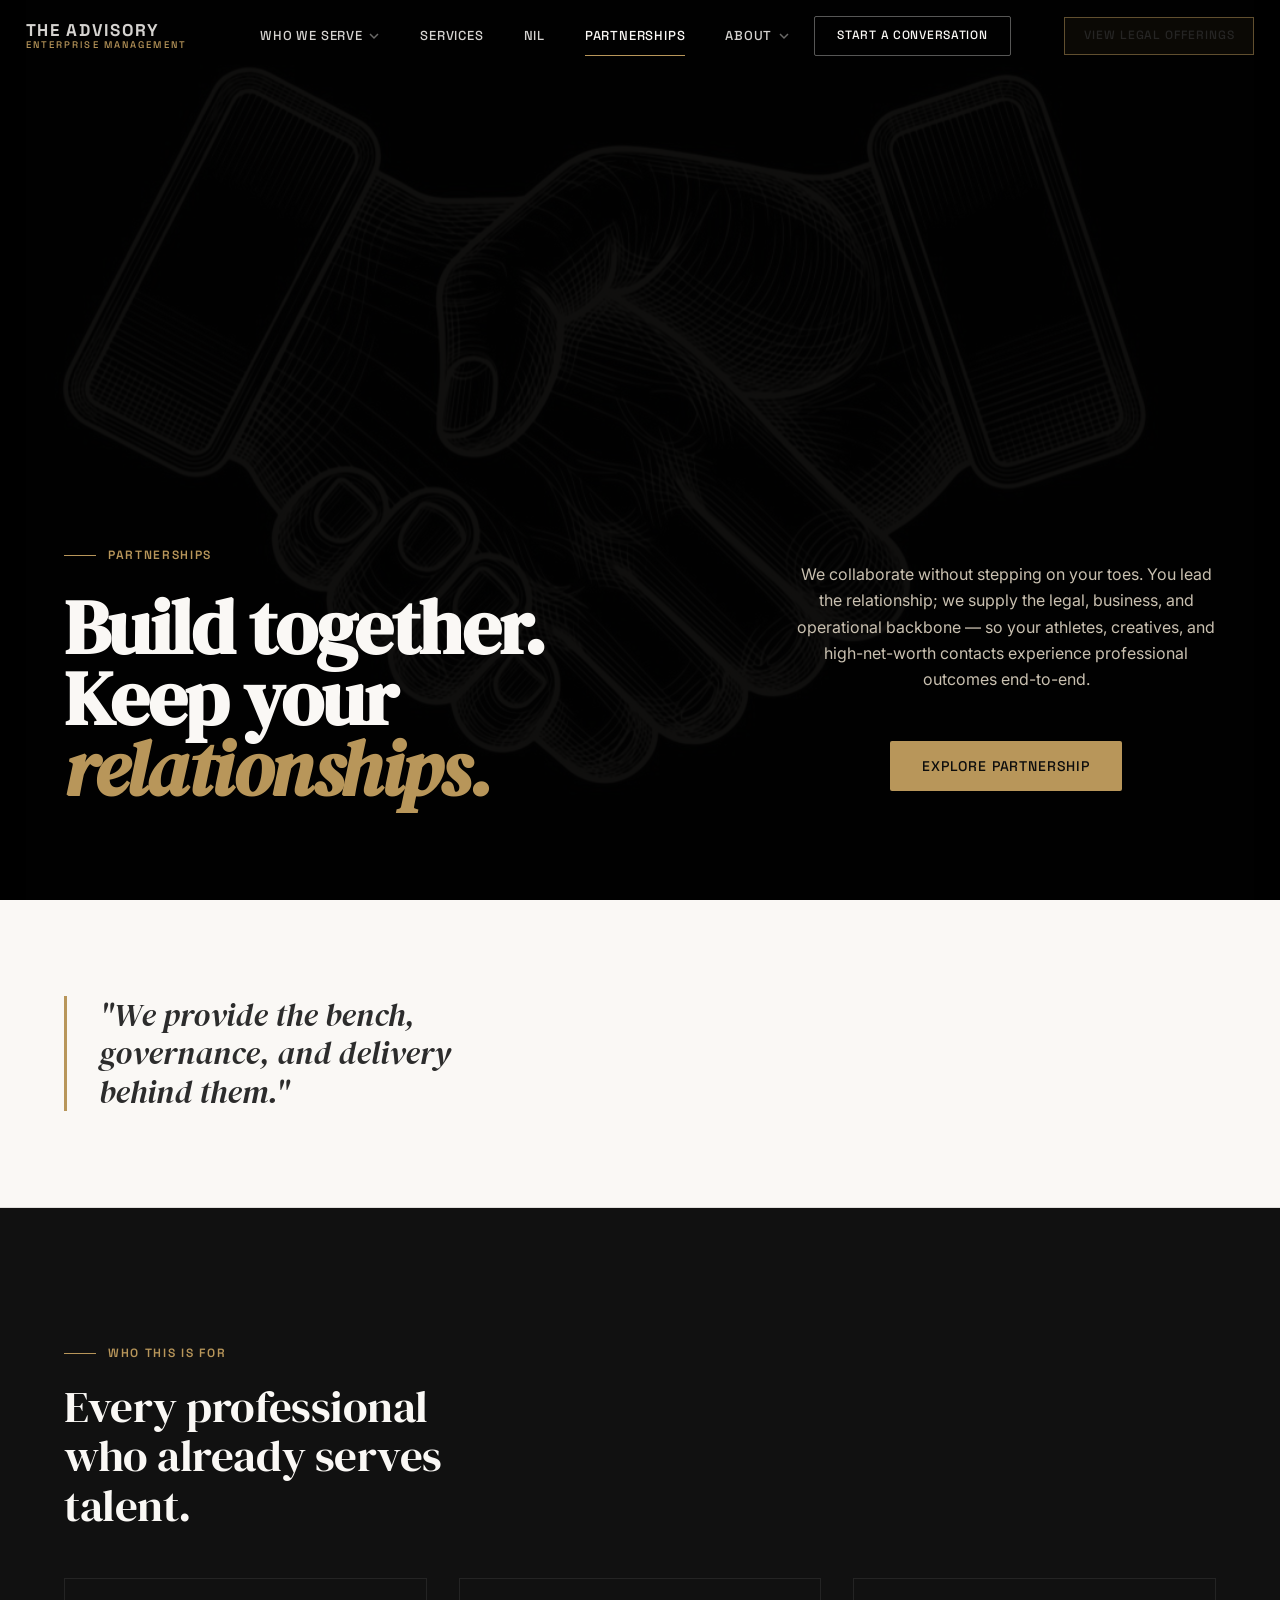
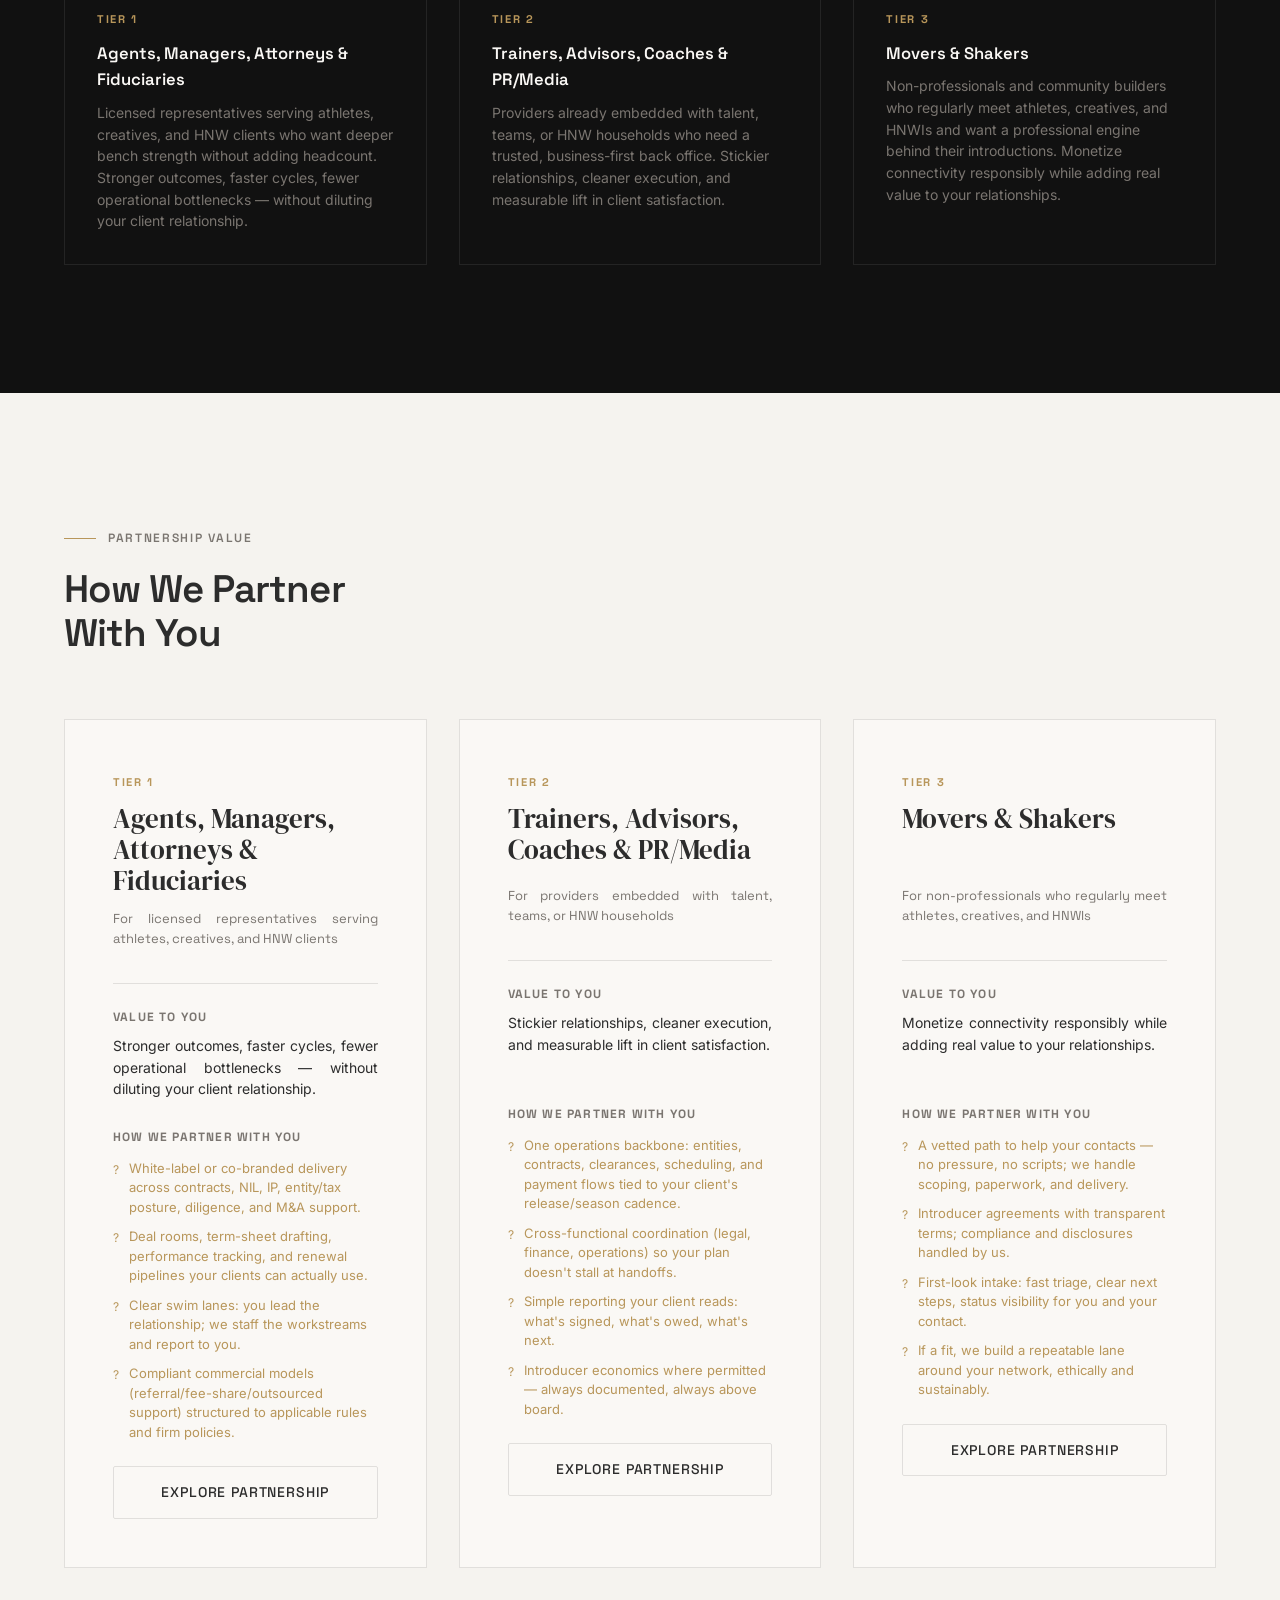
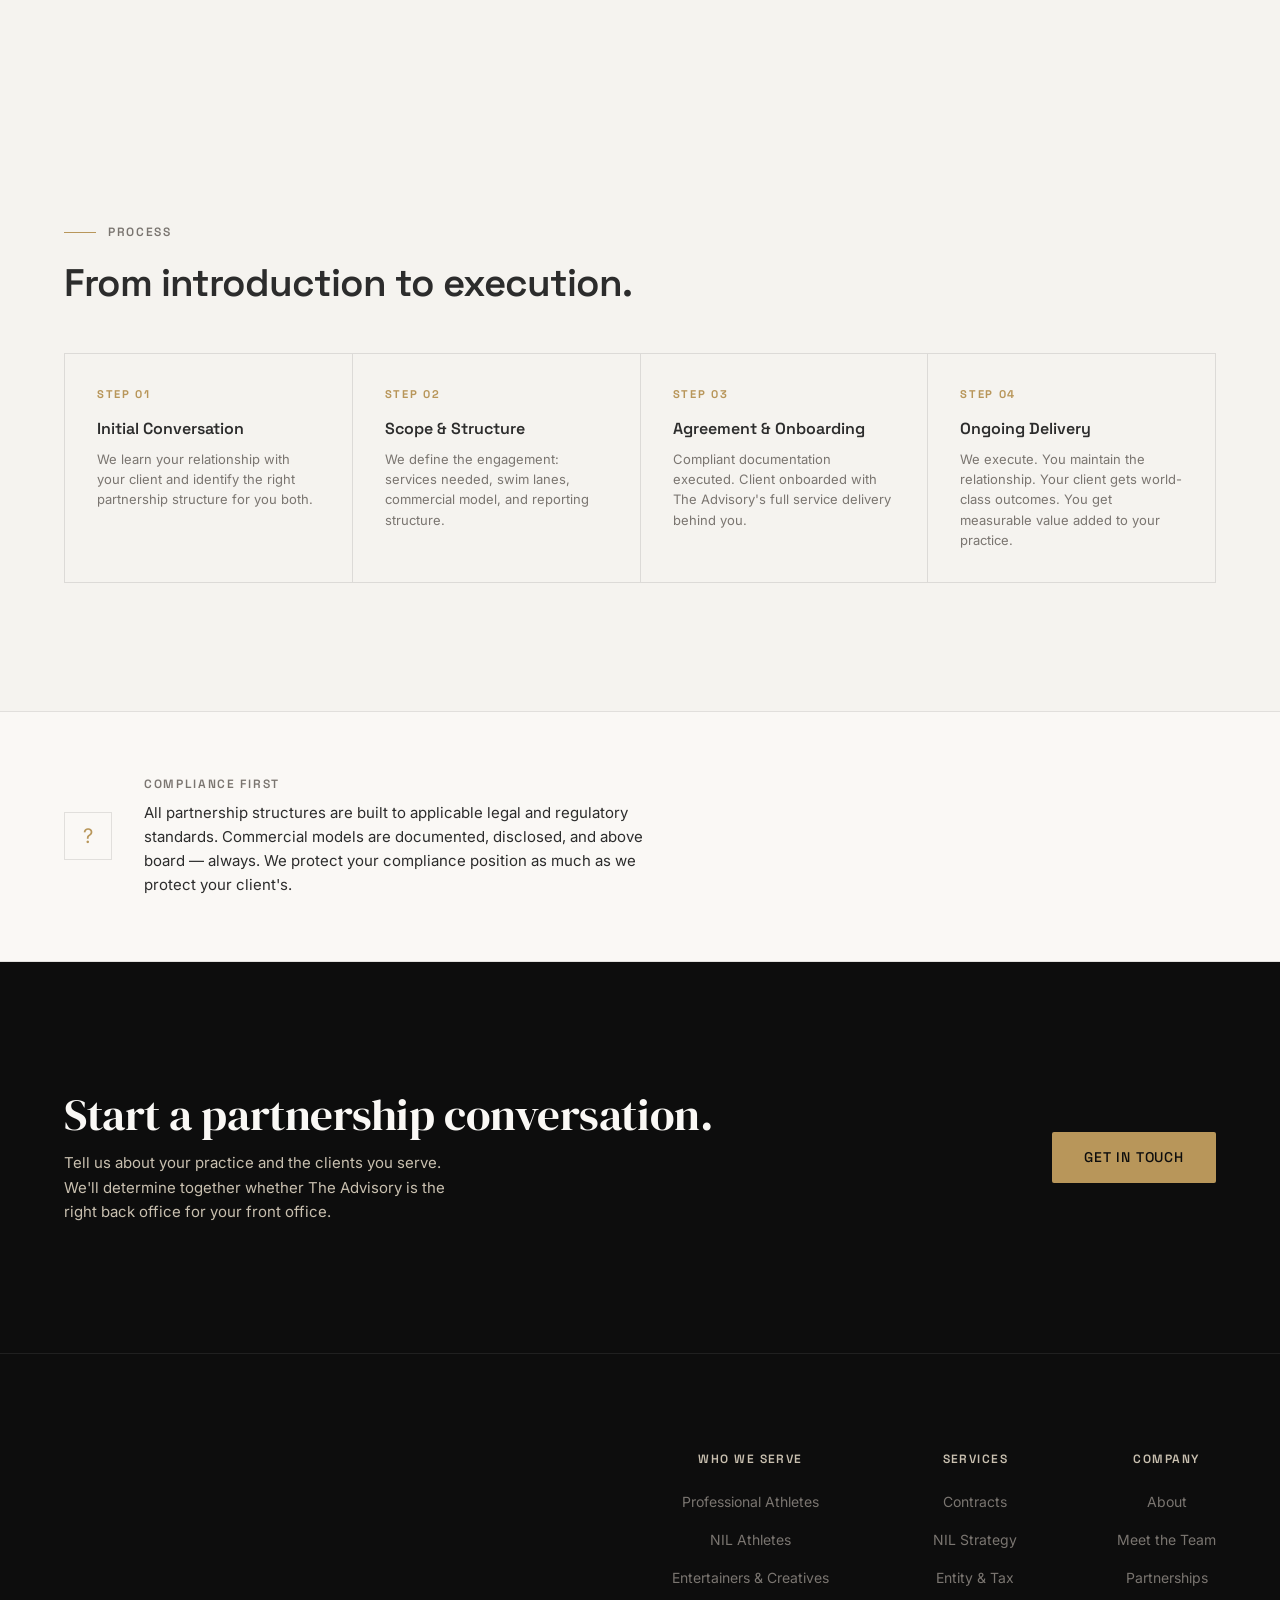
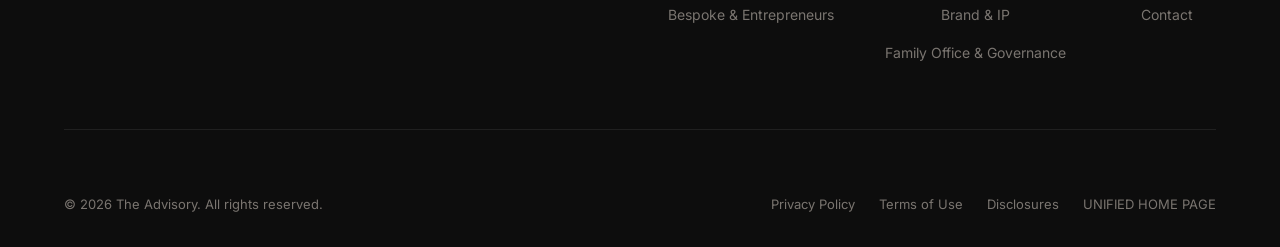
<file: partnerships.html>
﻿<!DOCTYPE html>
<html lang="en">
<head>
  <meta charset="UTF-8">
  <meta name="viewport" content="width=device-width, initial-scale=1.0">
  <title>Partnerships | The Advisory</title>
  <meta name="description" content="The Advisory partners with agents, managers, attorneys, fiduciaries, trainers, advisors, and power connectors. We supply the backend, compliance, and delivery so your clients get professional execution.">
  <link rel="stylesheet" href="css/design-system.css">
  <link rel="stylesheet" href="css/nav.css">
  <style>

    /* PARTNERSHIPS PAGE: Lighter interior feel with whitespace */
    body { background-color: var(--warm-white); color: var(--body-text); }

    /* Override nav for light page */
    .site-header.scrolled-light {
      background-color: rgba(245, 243, 239, 0.94);
      border-bottom: 1px solid var(--border-light);
    }

    /* Header over dark hero (light page below) */
    #site-header.light-header:not(.scrolled-light) .logo-name,
    #site-header.light-header:not(.scrolled-light) .nav-link {
      color: rgba(250, 248, 245, 0.85) !important;
    }

    #site-header.light-header:not(.scrolled-light) .nav-item.active > .nav-link,
    #site-header.light-header:not(.scrolled-light) .nav-link:hover {
      color: var(--ivory) !important;
    }

    #site-header.light-header:not(.scrolled-light) .mobile-toggle span {
      background-color: var(--ivory);
    }

    #site-header.light-header:not(.scrolled-light) .header-cta .btn--ghost-dark {
      color: var(--ivory);
      border-color: rgba(250, 248, 245, 0.35);
    }

    #site-header.light-header:not(.scrolled-light) .header-cta .btn--ghost-dark:hover {
      border-color: var(--gold);
      color: var(--gold);
    }

    /* ===== PAGE HERO (dark entry, then opens to light) ===== */
    .partnerships-hero {
      --hero-headline-size: clamp(3rem, 6vw, 7rem);
      --hero-headline-lh: 0.92;
      background-color: #000;
      overflow: hidden;
    }

    .partnerships-hero .page-hero__content {
      z-index: 3;
    }

    .partnerships-hero .page-hero__layout {
      justify-items: start;
    }

    .partnerships-hero .page-hero__main {
      align-items: flex-start;
      align-self: stretch;
      width: 100%;
      text-align: left;
    }

    .partnerships-hero .page-hero__eyebrow {
      justify-content: flex-start;
      align-self: stretch;
      width: 100%;
    }

    .partnerships-hero .page-hero__headline {
      color: var(--ivory);
      text-align: left !important;
      width: 100%;
      max-width: none;
    }

    .partnerships-hero-overlay {
      position: absolute;
      inset: 0;
      background: linear-gradient(
        to top,
        rgba(0,0,0,1) 0%,
        rgba(0,0,0,0.7) 40%,
        rgba(0,0,0,0.3) 100%
      );
      z-index: 1;
    }

    .partnerships-hero-stencil {
      position: absolute;
      inset: auto;
      top: 72px;
      left: 0;
      right: 0;
      bottom: auto;
      height: auto;
      z-index: 2;
      display: flex;
      align-items: flex-start;
      justify-content: center;
      pointer-events: none;
      transform: translateY(-20vh);
    }

    .partnerships-hero-stencil svg {
      width: clamp(160px, 24vw, 320px);
      height: auto;
      opacity: 0.75;
    }

    .partnerships-hero-stencil img {
      width: clamp(600px, 96vw, 1440px);
      max-width: none;
      height: auto;
      display: block;
      opacity: 0.18;
      filter: brightness(0.45) saturate(0.28) contrast(0.92);
    }

    .partnerships-hero .page-hero__prose {
      text-align: center;
    }

    .partnerships-hero .page-hero__prose .btn,
    .partnerships-hero-cta {
      display: inline-flex;
      margin-left: auto;
      margin-right: auto;
    }

    .partnerships-hero-cta {
      margin-top: var(--space-3);
    }

    /* ===== INTRO STRIP ===== */
    .partnerships-intro {
      background-color: var(--ivory);
      padding: var(--space-7) 0;
      border-bottom: 1px solid var(--border-light);
    }

    .intro-quote {
      font-family: var(--font-display);
      font-style: italic;
      font-size: clamp(1.5rem, 2.5vw, 2.75rem);
      line-height: 1.2;
      color: var(--body-text);
      max-width: 28ch;
      border-left: 3px solid var(--gold);
      padding-left: var(--space-4);
    }

    /* ===== PARTNERSHIP TIERS ===== */
    .partnership-tiers {
      background-color: var(--warm-white);
      padding: var(--space-8) 0;
    }

    /* ===== PARTNER CARD (light version) ===== */
    .partner-tier-grid {
      display: grid;
      grid-template-columns: repeat(3, 1fr);
      gap: var(--space-4);
      align-items: stretch;
    }

    .partner-tier {
      display: flex;
      flex-direction: column;
      height: 100%;
      background-color: var(--ivory);
      border: 1px solid var(--border-light);
      padding: var(--space-5) var(--space-5);
      transition: box-shadow var(--duration-base) var(--ease-smooth),
                  transform var(--duration-base) var(--ease-smooth);
      position: relative;
    }

    .partner-tier:hover {
      box-shadow: 0 12px 48px rgba(0,0,0,0.08);
      transform: translateY(-2px);
    }

    .partner-tier-header {
      margin-bottom: var(--space-3);
      padding-bottom: var(--space-3);
      border-bottom: 1px solid var(--border-light);
    }

    .partner-tier-tag {
      font-family: var(--font-sans);
      font-size: 0.7rem;
      font-weight: 700;
      letter-spacing: 0.15em;
      text-transform: uppercase;
      color: var(--gold);
      display: inline-block;
      margin-bottom: 0.75rem;
    }

    .partner-tier-title {
      font-family: var(--font-display);
      font-size: clamp(1.35rem, 2.1vw, 1.75rem);
      color: var(--body-text);
      line-height: 1.15;
      min-height: 2.6em;
      margin-bottom: 0.75rem;
    }

    .partner-tier-audience {
      font-family: var(--font-sans);
      font-size: 0.8125rem;
      color: var(--muted);
      line-height: 1.5;
      text-align: justify;
      margin: 0;
      min-height: 3.1rem;
    }

    .partner-value {
      margin-bottom: var(--space-3);
      min-height: 6rem;
    }

    .partner-value-label {
      font-family: var(--font-sans);
      font-size: 0.75rem;
      font-weight: 700;
      letter-spacing: 0.1em;
      text-transform: uppercase;
      color: var(--muted);
      margin-bottom: 0.5rem;
    }

    .partner-value p {
      font-size: 0.875rem;
      color: var(--body-text);
      line-height: 1.55;
      text-align: justify;
    }

    .partner-examples {
      flex: 1;
      margin-top: 0;
      margin-bottom: var(--space-3);
      min-height: 16.5rem;
    }

    .partner-examples-label {
      font-family: var(--font-sans);
      font-size: 0.75rem;
      font-weight: 700;
      letter-spacing: 0.1em;
      text-transform: uppercase;
      color: var(--muted);
      margin-bottom: 0.75rem;
    }

    .partner-examples ul {
      display: flex;
      flex-direction: column;
      gap: 0.625rem;
    }

    .partner-examples ul li {
      display: flex;
      align-items: flex-start;
      gap: 0.625rem;
      font-size: 0.8125rem;
      color: var(--gold);
      line-height: 1.5;
    }

    .partner-tier-cta {
      margin-top: auto;
      width: 100%;
      justify-content: center;
      align-self: stretch;
    }

    .partner-examples ul li::before {
      content: '?';
      color: var(--gold);
      font-size: 0.75rem;
      flex-shrink: 0;
      margin-top: 2px;
    }

    /* ===== WHO PARTNERSHIPS ARE FOR ===== */
    .for-whom {
      background-color: var(--charcoal);
      padding: var(--space-8) 0;
    }

    .for-whom-grid {
      display: grid;
      grid-template-columns: repeat(3, 1fr);
      gap: var(--space-4);
      margin-top: var(--space-5);
    }

    .for-whom-item {
      padding: var(--space-4);
      border: 1px solid var(--border-dark);
      transition: border-color var(--duration-base) var(--ease-smooth);
    }

    .for-whom-item:hover {
      border-color: var(--gold);
    }

    .fwi-role {
      font-family: var(--font-sans);
      font-size: 0.7rem;
      font-weight: 700;
      letter-spacing: 0.15em;
      text-transform: uppercase;
      color: var(--gold);
      margin-bottom: 0.75rem;
    }

    .fwi-title {
      font-family: var(--font-sans);
      font-size: clamp(1rem, 1.3vw, 1.25rem);
      font-weight: 600;
      color: var(--ivory);
      margin-bottom: 0.5rem;
    }

    .fwi-desc {
      font-size: 0.875rem;
      color: var(--muted);
      line-height: 1.55;
    }

    /* ===== HOW IT WORKS ===== */
    .how-it-works {
      background-color: var(--warm-white);
      padding: var(--space-8) 0;
    }

    .how-steps {
      display: grid;
      grid-template-columns: repeat(4, 1fr);
      gap: 0;
      margin-top: var(--space-5);
      border-left: 1px solid var(--border-light);
      border-top: 1px solid var(--border-light);
    }

    .how-step {
      border-right: 1px solid var(--border-light);
      border-bottom: 1px solid var(--border-light);
      padding: var(--space-4);
    }

    .step-num {
      font-family: var(--font-sans);
      font-size: 0.7rem;
      font-weight: 700;
      letter-spacing: 0.15em;
      color: var(--gold);
      text-transform: uppercase;
      margin-bottom: 0.75rem;
    }

    .step-title {
      font-family: var(--font-sans);
      font-size: 1rem;
      font-weight: 600;
      color: var(--body-text);
      margin-bottom: 0.5rem;
    }

    .step-desc {
      font-size: 0.8125rem;
      color: var(--muted);
      line-height: 1.55;
    }

    /* ===== COMPLIANCE STRIP ===== */
    .compliance-strip {
      background-color: var(--ivory);
      padding: var(--space-6) 0;
      border-top: 1px solid var(--border-light);
      border-bottom: 1px solid var(--border-light);
    }

    /* ===== BOTTOM CTA ===== */
    .partnerships-cta {
      background-color: var(--near-black);
      padding: var(--space-8) 0;
    }

    .partnerships-cta-inner {
      display: grid;
      grid-template-columns: 1fr auto;
      gap: var(--space-4);
      align-items: center;
    }

    .partnerships-cta-inner h2 {
      margin-bottom: 0.75rem;
    }

    .partnerships-cta-desc {
      color: var(--stone);
      font-size: 0.9375rem;
      max-width: 44ch;
      line-height: 1.65;
      margin: 0;
    }

    /* ===== RESPONSIVE ===== */
    @media (max-width: 1024px) {
      .for-whom-grid { grid-template-columns: 1fr; }
      .how-steps { grid-template-columns: 1fr 1fr; }
      .partner-tier-grid { grid-template-columns: 1fr; }
      .partner-tier-title { min-height: 0; }
      .partner-value { min-height: 0; }
    }

    .partner-tier-head-row {
      display: block;
    }

    .partner-tier-chevron {
      display: none;
    }

    /* ===== TABLET AND BELOW (1023px and below) ===== */
    @media (max-width: 1023px) {
      /* Hero — compact: content follows header, handshake as watermark */
      .partnerships-hero.page-hero--viewport {
        display: flex;
        flex-direction: column;
        justify-content: flex-start;
        height: auto;
        min-height: 0;
        max-height: none;
        padding-top: calc(72px + var(--space-2));
        padding-bottom: var(--space-3);
        align-items: stretch;
        overflow: hidden;
      }

      .partnerships-hero .page-hero__content {
        position: relative;
        flex: 0 0 auto;
        display: flex;
        flex-direction: column;
        justify-content: flex-start;
        align-items: flex-start;
        text-align: left;
        width: 100%;
        padding: clamp(80px, 16vh, 140px) var(--container-padding) 0;
      }

      .partnerships-hero .page-hero__layout {
        row-gap: var(--space-2);
        justify-items: start;
        width: 100%;
      }

      .partnerships-hero .page-hero__aside {
        width: 100%;
        justify-self: stretch;
      }

      .partnerships-hero .page-hero__prose {
        display: flex;
        flex-direction: column;
        align-items: center;
      }

      .partnerships-hero .page-hero__eyebrow {
        margin-bottom: var(--space-2);
        justify-content: flex-start !important;
        align-self: stretch;
        width: 100%;
      }

      .partnerships-hero .page-hero__main {
        align-items: flex-start !important;
        align-self: stretch;
        width: 100%;
        text-align: left;
      }

      .partnerships-hero .page-hero__headline,
      body.page-partnerships:not(.page-video-hero) .partnerships-hero .page-hero__headline {
        text-align: left !important;
        width: 100%;
        max-width: none;
      }

      .partnerships-hero .page-hero__prose p {
        margin-bottom: var(--space-1);
      }

      .partnerships-hero .page-hero__prose .btn,
      .partnerships-hero .partnerships-hero-cta {
        margin-top: var(--space-2) !important;
        align-self: center;
      }

      .partnerships-hero-stencil {
        top: 72px;
        align-items: flex-start;
        transform: translateY(-20vh);
      }

      .partnerships-hero-stencil img {
        width: clamp(540px, 126vw, 960px);
        opacity: 0.16;
      }

      /* Partnership Value tier cards — collapsible */
      .partnership-tiers {
        padding: var(--space-5) 0;
      }

      .partner-tier-grid {
        gap: var(--space-2);
      }

      .partner-tier.rc-collapsible {
        cursor: pointer;
        padding: var(--space-3) var(--space-4);
      }

      .partner-tier.rc-collapsible:not(.rc-expanded) {
        padding: var(--space-3) var(--space-4);
      }

      .partner-tier.rc-collapsible:not(.rc-expanded):hover {
        transform: none;
      }

      .partner-tier-head-row {
        display: flex;
        align-items: flex-start;
        justify-content: space-between;
        gap: var(--space-2);
      }

      .partner-tier-head-text {
        flex: 1;
        min-width: 0;
      }

      .partner-tier-chevron {
        display: flex;
        align-items: center;
        justify-content: center;
        flex: 0 0 1.75rem;
        width: 1.75rem;
        height: 1.75rem;
        margin-top: 0.15rem;
        border: 1px solid rgba(184, 150, 90, 0.45);
        font-family: var(--font-sans);
        font-size: 1.125rem;
        font-weight: 400;
        line-height: 1;
        color: var(--gold);
      }

      .partner-tier-chevron::after {
        content: '+';
      }

      .partner-tier.rc-collapsible.rc-expanded .partner-tier-chevron::after {
        content: '-';
      }

      .partner-tier.rc-collapsible:not(.rc-expanded) .partner-tier-expandable {
        display: none;
      }

      .partner-tier.rc-collapsible:not(.rc-expanded) .partner-tier-header {
        margin-bottom: 0;
        padding-bottom: 0;
        border-bottom: none;
      }

      .partner-tier.rc-collapsible.rc-expanded .partner-tier-header {
        margin-bottom: var(--space-3);
        padding-bottom: var(--space-3);
        border-bottom: 1px solid var(--border-light);
      }

      .partner-tier-tag {
        font-size: 0.7rem;
        font-weight: 700;
        letter-spacing: 0.15em;
        line-height: 1.2;
        margin-bottom: 0.5rem;
      }

      .partner-tier-title {
        font-size: clamp(1.25rem, 4.5vw, 1.5rem);
        font-weight: 400;
        line-height: 1.25;
        letter-spacing: -0.01em;
        min-height: 0;
        margin-bottom: 0.5rem;
      }

      .partner-tier-audience {
        font-size: 0.8125rem;
        font-weight: 400;
        line-height: 1.5;
        letter-spacing: 0.01em;
        min-height: 0;
        margin: 0;
        text-align: left;
      }

      .partner-tier.rc-collapsible.rc-expanded .partner-tier-expandable {
        padding-top: 0;
      }

      .partner-tier.rc-collapsible.rc-expanded .partner-value {
        margin-top: 0;
        margin-bottom: var(--space-2);
        min-height: 0;
      }

      .partner-tier.rc-collapsible.rc-expanded .partner-examples {
        min-height: 0;
        margin-bottom: var(--space-2);
      }

      /* Section spacing tighten */
      .partnerships-intro {
        padding: var(--space-3) 0;
      }

      .for-whom {
        padding: var(--space-5) 0;
      }

      .for-whom-grid {
        margin-top: var(--space-4);
      }

      .how-it-works {
        padding: var(--space-5) 0;
      }

      .how-steps {
        margin-top: var(--space-4);
      }

      .compliance-strip {
        padding: var(--space-4) 0;
      }

      .partnership-tiers > .container > .reveal {
        margin-bottom: var(--space-4) !important;
      }

      /* Bottom CTA — stacked layout (matches Sports / Creatives) */
      .partnerships-cta {
        padding: var(--space-4) 0 var(--space-3) !important;
      }

      .partnerships-cta-inner {
        display: flex;
        flex-direction: column;
        align-items: stretch;
        gap: var(--space-3);
      }

      .partnerships-cta-inner h2 {
        margin-bottom: 0 !important;
      }

      .partnerships-cta-desc {
        max-width: none;
      }

      .partnerships-cta-inner .btn {
        align-self: center;
        display: inline-flex;
        justify-content: center;
        text-align: center;
        padding: 0.65rem 1.25rem;
        font-size: 0.75rem;
      }

      .page-partnerships .site-footer {
        padding-top: var(--space-3);
      }

      .page-partnerships .footer-top {
        margin-bottom: var(--space-3);
        padding-bottom: var(--space-3);
      }
    }

    @media (max-width: 768px) {
      .how-steps { grid-template-columns: 1fr; }
    }
  </style>
</head>
<body class="page-partnerships">

  <!-- HEADER — light version -->
  <header class="site-header light-header" id="site-header">
    <div class="container header-inner">
      <a href="home.html" class="site-logo">
        <div class="logo-text">
          <span class="logo-name" style="color: var(--near-black);">The Advisory</span>
          <span class="logo-sub">Enterprise Management</span>
        </div>
      </a>
      <div class="header-center">
      <nav class="primary-nav">
        <ul>
          <li class="nav-item">
            <a href="#" class="nav-link" style="color: rgba(44,44,44,0.65);">Who We Serve
              <svg class="chevron" viewBox="0 0 12 12" fill="none" stroke="currentColor" stroke-width="1.5"><path d="M2 4l4 4 4-4"/></svg>
            </a>
            <ul class="dropdown">
              <li class="dropdown-item"><a href="sports.html" class="dropdown-link">Professional Athletes</a></li>
              <li class="dropdown-item"><a href="nil.html" class="dropdown-link">NIL Athletes</a></li>
              <li class="dropdown-item"><a href="creatives.html" class="dropdown-link">Entertainers &amp; Creatives</a></li>
              <li class="dropdown-item"><a href="bespoke.html" class="dropdown-link">Bespoke &amp; Entrepreneurs</a></li>
            </ul>
          </li>
          <li class="nav-item"><a href="services.html" class="nav-link" style="color: rgba(44,44,44,0.65);">Services</a></li>
          <li class="nav-item"><a href="nil.html" class="nav-link" style="color: rgba(44,44,44,0.65);">NIL</a></li>
          <li class="nav-item active">
            <a href="partnerships.html" class="nav-link" style="color: var(--body-text);">Partnerships</a>
          </li>
          <li class="nav-item"><a href="about.html" class="nav-link" style="color: rgba(44,44,44,0.65);">About<svg class="chevron" viewBox="0 0 12 12" fill="none" stroke="currentColor" stroke-width="1.5"><path d="M2 4l4 4 4-4"/></svg></a><ul class="dropdown"><li class="dropdown-item"><a href="about.html" class="dropdown-link">About The Advisory</a></li><li class="dropdown-item"><a href="https://theadvisorypllc.com/attorneys" class="dropdown-link">Meet the Team</a></li></ul></li>
        </ul>
      </nav>
      <div class="header-cta">
        <a href="contact.html" class="btn btn--ghost-dark">Start a Conversation</a>
      </div>
      </div>
      <a href="https://theadvisorypllc.com/" class="header-cta-link">View Legal Offerings</a>

      <button class="mobile-toggle" aria-label="Toggle menu" style="--ivory: var(--body-text);">
        <span style="background-color: var(--body-text);"></span>
        <span style="background-color: var(--body-text);"></span>
        <span style="background-color: var(--body-text);"></span>
      </button>
    </div>
  </header>
  <div class="mobile-nav-overlay"></div>
  <nav class="mobile-nav">
    <ul>
      <li class="mobile-nav-item"><button class="mobile-nav-trigger" data-submenu="mp-serve"><span>Who We Serve</span><svg class="m-chevron" viewBox="0 0 20 20" fill="none" stroke="currentColor" stroke-width="1.5"><path d="M5 8l5 5 5-5"/></svg></button>
        <div class="mobile-submenu" id="mp-serve">
          <a href="sports.html" class="mobile-submenu-link">Professional Athletes</a>
          <a href="nil.html" class="mobile-submenu-link">NIL Athletes</a>
          <a href="creatives.html" class="mobile-submenu-link">Entertainers &amp; Creatives</a>
          <a href="bespoke.html" class="mobile-submenu-link">Bespoke &amp; Entrepreneurs</a>
        </div>
      </li>
      <li class="mobile-nav-item"><button class="mobile-nav-trigger"><a href="services.html">Services</a></button></li>
      <li class="mobile-nav-item"><button class="mobile-nav-trigger"><a href="nil.html">NIL</a></button></li>
      <li class="mobile-nav-item"><button class="mobile-nav-trigger"><a href="partnerships.html">Partnerships</a></button></li>
      <li class="mobile-nav-item">
        <button class="mobile-nav-trigger" data-submenu="mp-about">
          <span>About</span>
          <svg class="m-chevron" viewBox="0 0 20 20" fill="none" stroke="currentColor" stroke-width="1.5"><path d="M5 8l5 5 5-5"/></svg>
        </button>
        <div class="mobile-submenu" id="mp-about">
          <a href="about.html" class="mobile-submenu-link">About The Advisory</a>
          <a href="https://theadvisorypllc.com/attorneys" class="mobile-submenu-link">Meet the Team</a>
        </div>
      </li>
    </ul>
        <div class="mobile-nav-cta">
      <a href="contact.html" class="btn btn--primary">Start a Conversation</a>
      <a href="https://theadvisorypllc.com/" class="header-cta-link" style="text-align:center;display:block;padding:0.5rem 0;">View Legal Offerings</a>
    </div>
  </nav>

  <!-- ============================================================
       PARTNERSHIPS HERO: Dark entry
  ============================================================ -->
  <section class="partnerships-hero page-hero page-hero--viewport">
    <div class="partnerships-hero-overlay"></div>
    <div class="partnerships-hero-stencil" aria-hidden="true">
      <img src="images/partnership-handshake-attachment.png" alt="">
    </div>

    <div class="page-hero__content">
      <div class="page-hero__layout">
        <div class="page-hero__main">
          <div class="page-hero__eyebrow">
            <span class="label text-gold">Partnerships</span>
          </div>
          <h1 class="page-hero__headline">
            Build together.<br>Keep your <em>relationships.</em>
          </h1>
        </div>
        <div class="page-hero__aside">
          <div class="page-hero__prose">
            <p class="body-lg text-stone">
              We collaborate without stepping on your toes. You lead the relationship;
              we supply the legal, business, and operational backbone — so your athletes,
              creatives, and high-net-worth contacts experience professional outcomes end-to-end.
            </p>
            <a href="contact.html" class="btn btn--primary partnerships-hero-cta">Explore Partnership</a>
          </div>
        </div>
      </div>
    </div>
  </section>

  <!-- ============================================================
       INTRO QUOTE STRIP
  ============================================================ -->
  <section class="partnerships-intro">
    <div class="container">
      <blockquote class="intro-quote reveal">
        "We provide the bench, governance, and delivery behind them."
      </blockquote>
    </div>
  </section>

  <!-- ============================================================
       WHO PARTNERSHIPS ARE FOR
  ============================================================ -->
  <section class="for-whom" id="agents-managers">
    <div class="container">
      <div class="reveal">
        <div class="eyebrow"><span class="label">Who This Is For</span></div>
        <h2 class="display-md text-white" style="max-width: 18ch; margin-bottom: 0;">Every professional who already serves talent.</h2>
      </div>

      <div class="for-whom-grid">

        <div class="for-whom-item reveal" id="agents-managers">
          <div class="fwi-role">Tier 1</div>
          <div class="fwi-title">Agents, Managers, Attorneys &amp; Fiduciaries</div>
          <div class="fwi-desc">Licensed representatives serving athletes, creatives, and HNW clients who want deeper bench strength without adding headcount. Stronger outcomes, faster cycles, fewer operational bottlenecks — without diluting your client relationship.</div>
        </div>

        <div class="for-whom-item reveal reveal-delay-1" id="advisors">
          <div class="fwi-role">Tier 2</div>
          <div class="fwi-title">Trainers, Advisors, Coaches &amp; PR/Media</div>
          <div class="fwi-desc">Providers already embedded with talent, teams, or HNW households who need a trusted, business-first back office. Stickier relationships, cleaner execution, and measurable lift in client satisfaction.</div>
        </div>

        <div class="for-whom-item reveal reveal-delay-2" id="connectors">
          <div class="fwi-role">Tier 3</div>
          <div class="fwi-title">Movers &amp; Shakers</div>
          <div class="fwi-desc">Non-professionals and community builders who regularly meet athletes, creatives, and HNWIs and want a professional engine behind their introductions. Monetize connectivity responsibly while adding real value to your relationships.</div>
        </div>

      </div>
    </div>
  </section>

  <!-- ============================================================
       PARTNERSHIP TIERS (detailed, light section)
       NOTE: Customer Success section intentionally OMITTED per brief
  ============================================================ -->
  <section class="partnership-tiers">
    <div class="container">

      <div class="reveal" style="margin-bottom: var(--space-6);">
        <div class="eyebrow" style="--gold: #B8965A; color: var(--gold);">
          <span class="label" style="color: var(--muted);">Partnership Value</span>
        </div>
        <h2 class="heading-xl" style="color: var(--body-text); max-width: 18ch;">How We Partner<br>With You</h2>
      </div>

      <div class="partner-tier-grid">

        <!-- AGENTS / MANAGERS / ATTORNEYS / FIDUCIARIES -->
        <div class="partner-tier rc-collapsible reveal" tabindex="0" role="button">
          <div class="partner-tier-header">
            <div class="partner-tier-tag">Tier 1</div>
            <div class="partner-tier-head-row">
              <div class="partner-tier-head-text">
                <div class="partner-tier-title">Agents, Managers, Attorneys &amp; Fiduciaries</div>
                <p class="partner-tier-audience">For licensed representatives serving athletes, creatives, and HNW clients</p>
              </div>
              <span class="partner-tier-chevron" aria-hidden="true"></span>
            </div>
          </div>

          <div class="partner-tier-expandable">
            <div class="partner-value">
              <div class="partner-value-label">Value to You</div>
              <p>Stronger outcomes, faster cycles, fewer operational bottlenecks — without diluting your client relationship.</p>
            </div>

            <div class="partner-examples">
              <div class="partner-examples-label">How We Partner With You</div>
              <ul>
                <li>White-label or co-branded delivery across contracts, NIL, IP, entity/tax posture, diligence, and M&amp;A support.</li>
                <li>Deal rooms, term-sheet drafting, performance tracking, and renewal pipelines your clients can actually use.</li>
                <li>Clear swim lanes: you lead the relationship; we staff the workstreams and report to you.</li>
                <li>Compliant commercial models (referral/fee-share/outsourced support) structured to applicable rules and firm policies.</li>
              </ul>
            </div>

            <a href="contact.html" class="btn btn--ghost-dark partner-tier-cta">Explore Partnership</a>
          </div>
        </div>

        <!-- TRAINERS / PERFORMANCE STAFF / ADVISORS / COACHES -->
        <div class="partner-tier rc-collapsible reveal reveal-delay-1" tabindex="0" role="button">
          <div class="partner-tier-header">
            <div class="partner-tier-tag">Tier 2</div>
            <div class="partner-tier-head-row">
              <div class="partner-tier-head-text">
                <div class="partner-tier-title">Trainers, Advisors, Coaches &amp; PR/Media</div>
                <p class="partner-tier-audience">For providers embedded with talent, teams, or HNW households</p>
              </div>
              <span class="partner-tier-chevron" aria-hidden="true"></span>
            </div>
          </div>

          <div class="partner-tier-expandable">
            <div class="partner-value">
              <div class="partner-value-label">Value to You</div>
              <p>Stickier relationships, cleaner execution, and measurable lift in client satisfaction.</p>
            </div>

            <div class="partner-examples">
              <div class="partner-examples-label">How We Partner With You</div>
              <ul>
                <li>One operations backbone: entities, contracts, clearances, scheduling, and payment flows tied to your client's release/season cadence.</li>
                <li>Cross-functional coordination (legal, finance, operations) so your plan doesn't stall at handoffs.</li>
                <li>Simple reporting your client reads: what's signed, what's owed, what's next.</li>
                <li>Introducer economics where permitted — always documented, always above board.</li>
              </ul>
            </div>

            <a href="contact.html" class="btn btn--ghost-dark partner-tier-cta">Explore Partnership</a>
          </div>
        </div>

        <!-- MOVERS & SHAKERS -->
        <div class="partner-tier rc-collapsible reveal reveal-delay-2" tabindex="0" role="button">
          <div class="partner-tier-header">
            <div class="partner-tier-tag">Tier 3</div>
            <div class="partner-tier-head-row">
              <div class="partner-tier-head-text">
                <div class="partner-tier-title">Movers &amp; Shakers</div>
                <p class="partner-tier-audience">For non-professionals who regularly meet athletes, creatives, and HNWIs</p>
              </div>
              <span class="partner-tier-chevron" aria-hidden="true"></span>
            </div>
          </div>

          <div class="partner-tier-expandable">
            <div class="partner-value">
              <div class="partner-value-label">Value to You</div>
              <p>Monetize connectivity responsibly while adding real value to your relationships.</p>
            </div>

            <div class="partner-examples">
              <div class="partner-examples-label">How We Partner With You</div>
              <ul>
                <li>A vetted path to help your contacts — no pressure, no scripts; we handle scoping, paperwork, and delivery.</li>
                <li>Introducer agreements with transparent terms; compliance and disclosures handled by us.</li>
                <li>First-look intake: fast triage, clear next steps, status visibility for you and your contact.</li>
                <li>If a fit, we build a repeatable lane around your network, ethically and sustainably.</li>
              </ul>
            </div>

            <a href="contact.html" class="btn btn--ghost-dark partner-tier-cta">Explore Partnership</a>
          </div>
        </div>

      </div>

    </div>
  </section>

  <!-- ============================================================
       HOW IT WORKS
  ============================================================ -->
  <section class="how-it-works">
    <div class="container">

      <div class="reveal" style="margin-bottom: 0;">
        <div style="display: flex; align-items: center; gap: 0.75rem; margin-bottom: 1.25rem;">
          <span style="display:block;width:2rem;height:1px;background:var(--gold);flex-shrink:0;"></span>
          <span class="label" style="color: var(--muted);">Process</span>
        </div>
        <h2 class="heading-xl" style="color: var(--body-text);">From introduction to execution.</h2>
      </div>

      <div class="how-steps reveal">
        <div class="how-step">
          <div class="step-num">Step 01</div>
          <div class="step-title">Initial Conversation</div>
          <div class="step-desc">We learn your relationship with your client and identify the right partnership structure for you both.</div>
        </div>
        <div class="how-step">
          <div class="step-num">Step 02</div>
          <div class="step-title">Scope &amp; Structure</div>
          <div class="step-desc">We define the engagement: services needed, swim lanes, commercial model, and reporting structure.</div>
        </div>
        <div class="how-step">
          <div class="step-num">Step 03</div>
          <div class="step-title">Agreement &amp; Onboarding</div>
          <div class="step-desc">Compliant documentation executed. Client onboarded with The Advisory's full service delivery behind you.</div>
        </div>
        <div class="how-step">
          <div class="step-num">Step 04</div>
          <div class="step-title">Ongoing Delivery</div>
          <div class="step-desc">We execute. You maintain the relationship. Your client gets world-class outcomes. You get measurable value added to your practice.</div>
        </div>
      </div>

    </div>
  </section>

  <!-- ============================================================
       COMPLIANCE NOTE
  ============================================================ -->
  <section class="compliance-strip">
    <div class="container">
      <div style="display: grid; grid-template-columns: auto 1fr; gap: var(--space-4); align-items: center;" class="reveal">
        <div style="width: 3rem; height: 3rem; border: 1px solid var(--border-light); display: flex; align-items: center; justify-content: center; color: var(--gold); font-size: 1.25rem; flex-shrink: 0;">?</div>
        <div>
          <div class="label" style="color: var(--muted); margin-bottom: 0.5rem;">Compliance First</div>
          <p style="font-size: 0.9375rem; color: var(--body-text); max-width: 60ch;">All partnership structures are built to applicable legal and regulatory standards. Commercial models are documented, disclosed, and above board — always. We protect your compliance position as much as we protect your client's.</p>
        </div>
      </div>
    </div>
  </section>

  <!-- ============================================================
       CTA
  ============================================================ -->
  <section class="partnerships-cta">
    <div class="container">
      <div class="partnerships-cta-inner reveal">
        <div>
          <h2 class="display-md text-white">Start a partnership conversation.</h2>
          <p class="partnerships-cta-desc">Tell us about your practice and the clients you serve. We'll determine together whether The Advisory is the right back office for your front office.</p>
        </div>
        <a href="contact.html" class="btn btn--primary">Get in Touch</a>
      </div>
    </div>
  </section>

  <!-- FOOTER -->
  <footer class="site-footer">
    <div class="container">
      <div class="footer-top">
        <div class="footer-nav-cols"><div class="footer-col"><h5>Who We Serve</h5><ul><li><a href="sports.html">Professional Athletes</a></li><li><a href="nil.html">NIL Athletes</a></li><li><a href="creatives.html">Entertainers &amp; Creatives</a></li><li><a href="bespoke.html">Bespoke &amp; Entrepreneurs</a></li></ul></div>
        <div class="footer-col"><h5>Services</h5><ul><li><a href="services.html#contracts">Contracts</a></li><li><a href="nil.html">NIL Strategy</a></li><li><a href="services.html#entity">Entity &amp; Tax</a></li><li><a href="services.html#brand-ip">Brand &amp; IP</a></li><li><a href="services.html#family-governance">Family Office &amp; Governance</a></li></ul></div>
        <div class="footer-col"><h5>Company</h5><ul><li><a href="about.html">About</a></li><li><a href="https://theadvisorypllc.com/attorneys">Meet the Team</a></li><li><a href="partnerships.html">Partnerships</a></li><li><a href="contact.html">Contact</a></li></ul></div></div>
      </div>
      <div class="footer-bottom">
        <p>&copy; 2026 The Advisory. All rights reserved.</p>
        <div class="footer-legal"><a href="privacy-policy.html">Privacy Policy</a><a href="terms-of-use.html">Terms of Use</a><a href="disclosures.html">Disclosures</a><a href="index.html">UNIFIED HOME PAGE</a></div>
      </div>
    </div>
  </footer>

  <script src="js/main.js"></script>
</body>
</html>
</file>
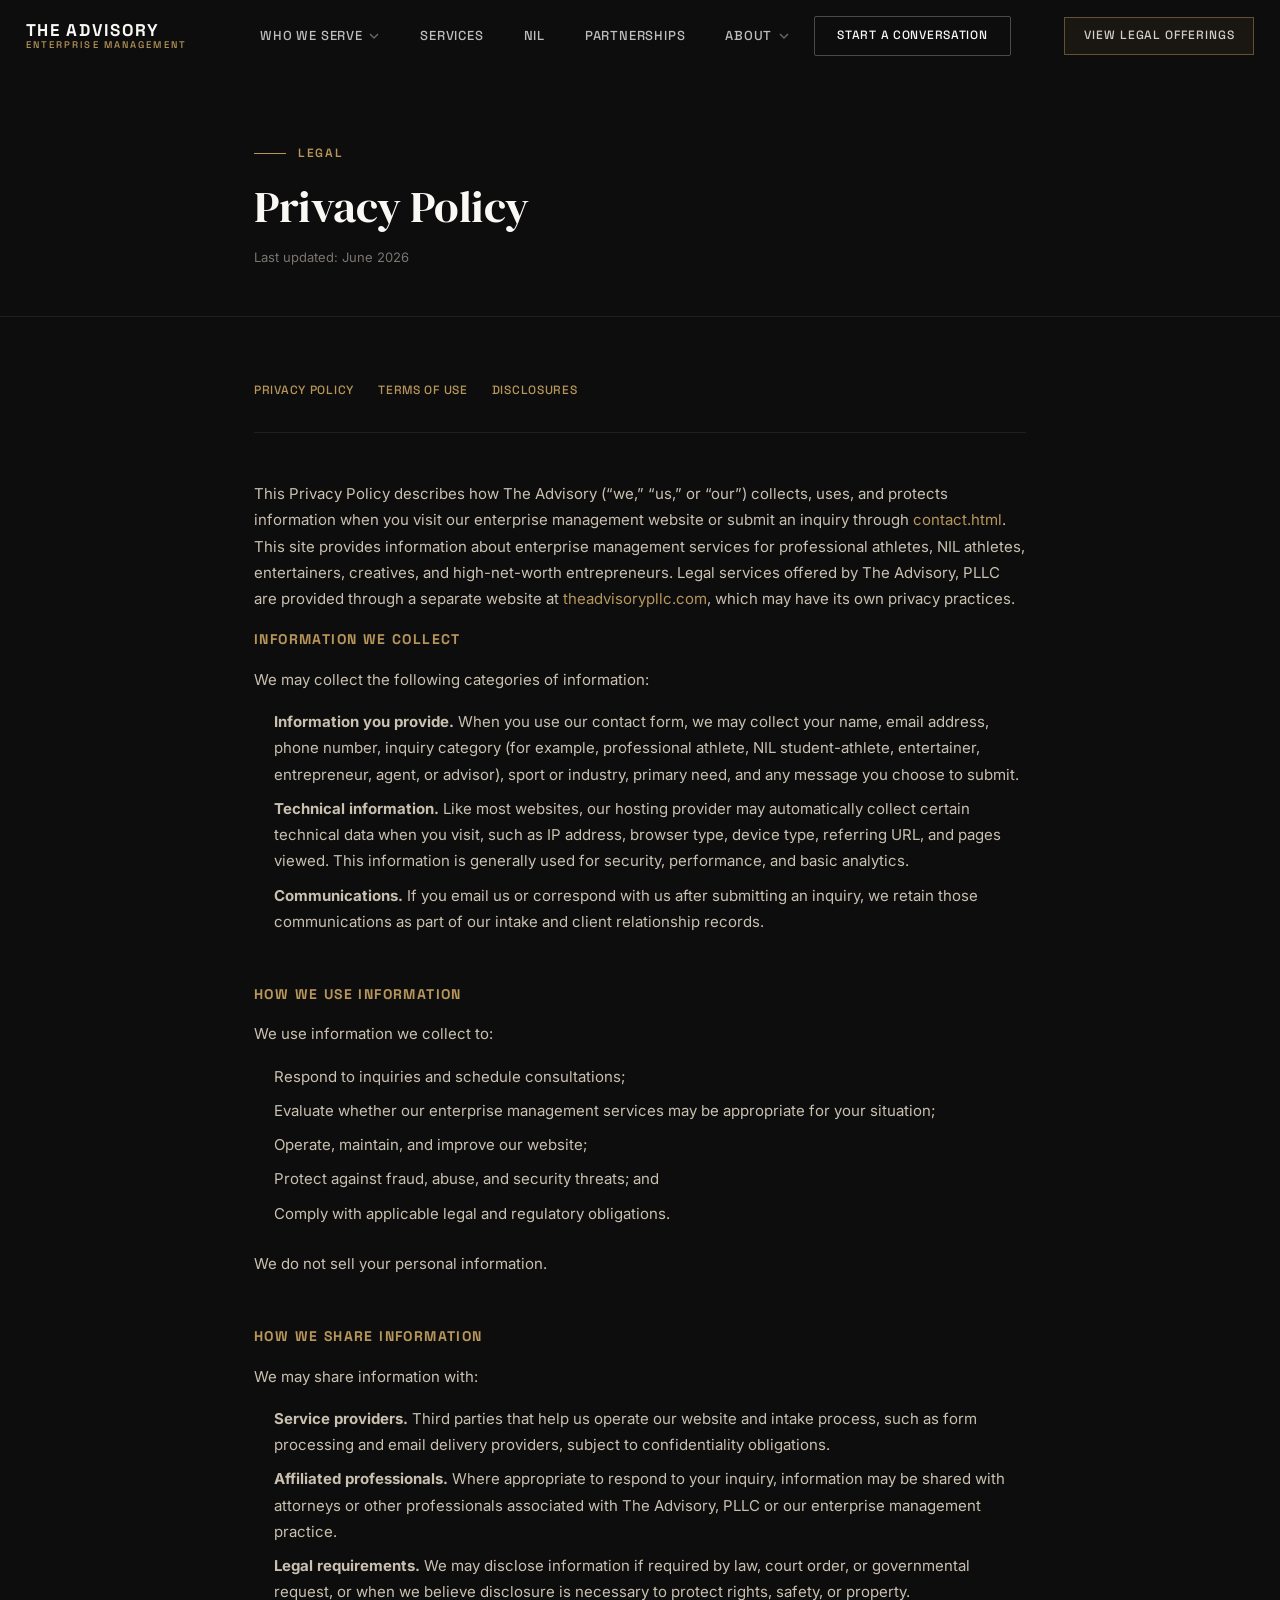
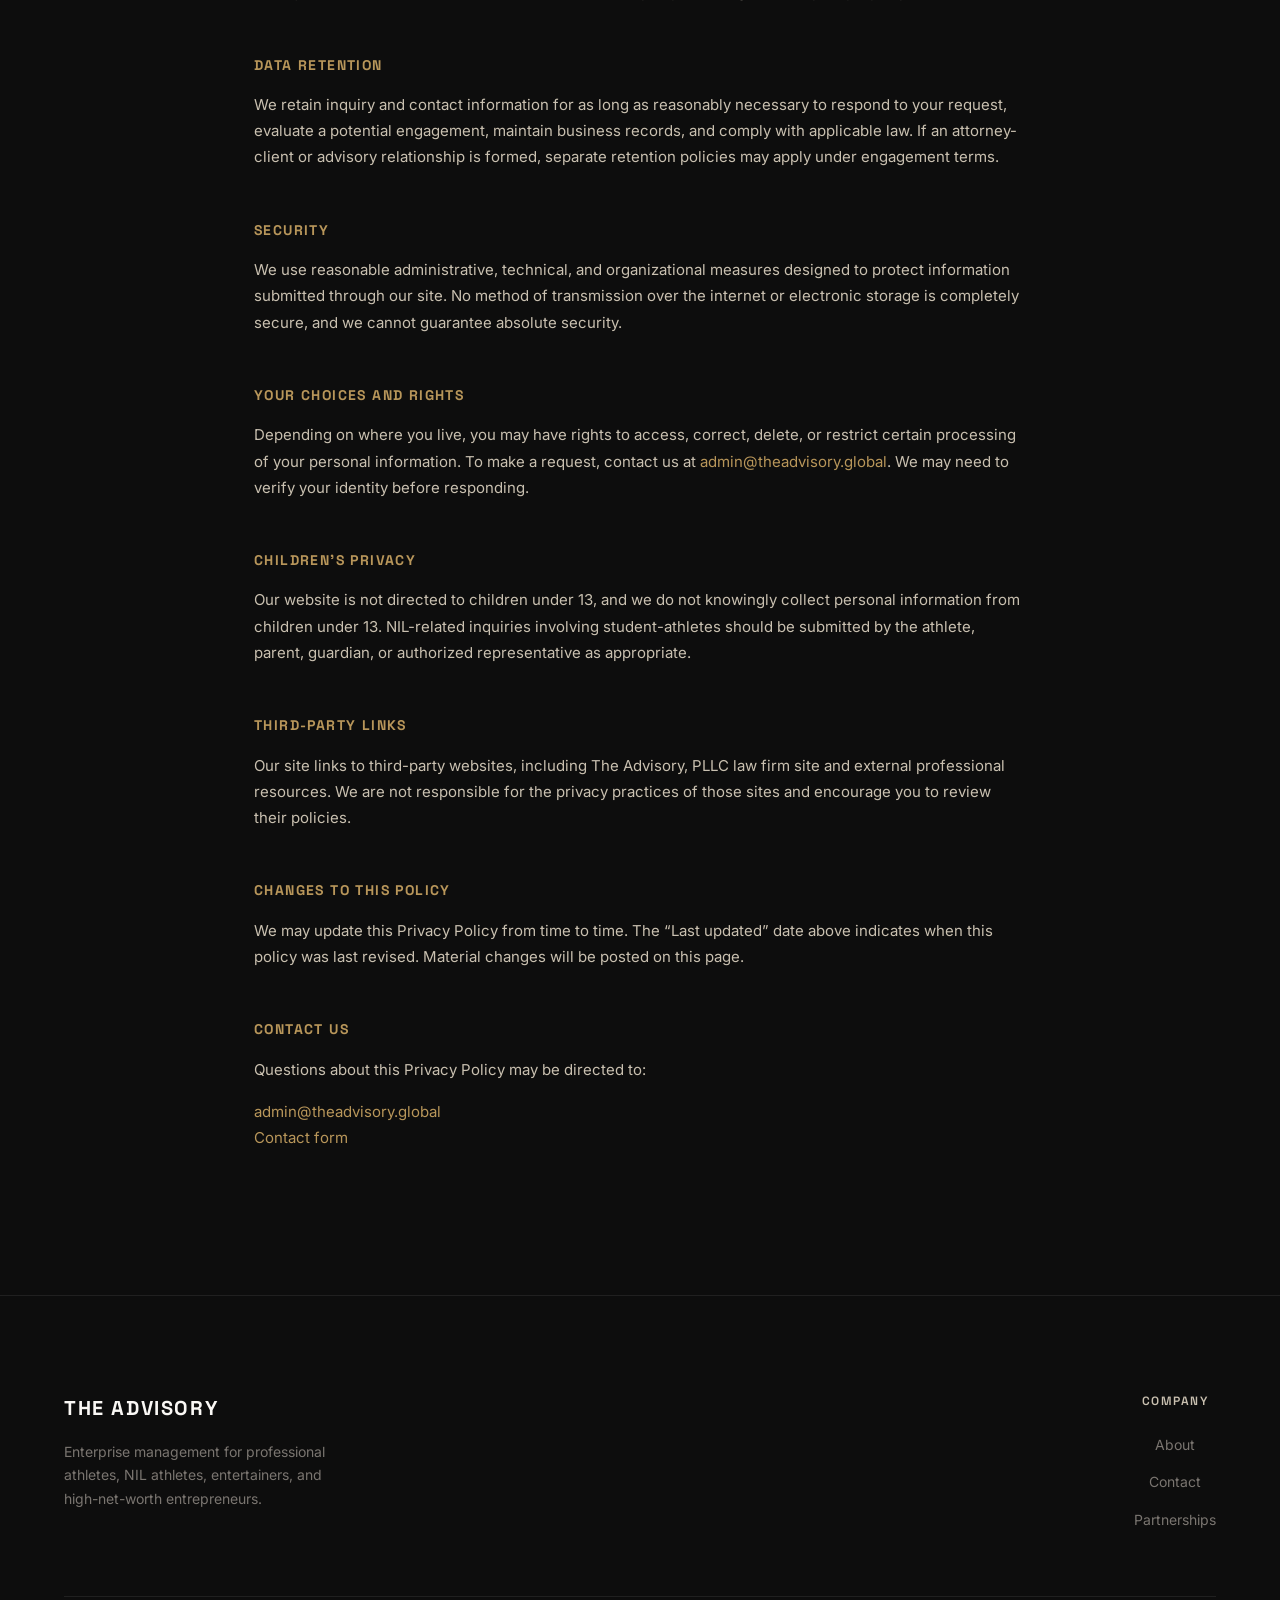
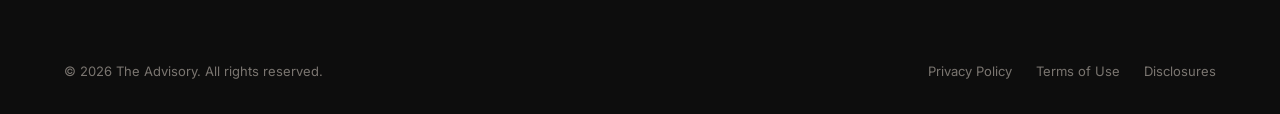
<file: privacy-policy.html>
<!DOCTYPE html>
<html lang="en">
<head>
  <meta charset="UTF-8">
  <meta name="viewport" content="width=device-width, initial-scale=1.0">
  <title>Privacy Policy | The Advisory</title>
  <meta name="description" content="Privacy Policy for The Advisory enterprise management website. How we collect, use, and protect information submitted through our site and contact forms.">
  <link rel="stylesheet" href="css/design-system.css">
  <link rel="stylesheet" href="css/nav.css">
</head>
<body class="page-legal">

  <header class="site-header" id="site-header">
    <div class="container header-inner">
      <a href="home.html" class="site-logo"><div class="logo-text"><span class="logo-name">The Advisory</span><span class="logo-sub">Enterprise Management</span></div></a>
      <div class="header-center">
        <nav class="primary-nav">
          <ul>
            <li class="nav-item"><a href="#" class="nav-link">Who We Serve<svg class="chevron" viewBox="0 0 12 12" fill="none" stroke="currentColor" stroke-width="1.5"><path d="M2 4l4 4 4-4"/></svg></a>
              <ul class="dropdown">
                <li class="dropdown-item"><a href="sports.html" class="dropdown-link">Professional Athletes</a></li>
                <li class="dropdown-item"><a href="nil.html" class="dropdown-link">NIL Athletes</a></li>
                <li class="dropdown-item"><a href="creatives.html" class="dropdown-link">Entertainers &amp; Creatives</a></li>
                <li class="dropdown-item"><a href="bespoke.html" class="dropdown-link">Bespoke &amp; Entrepreneurs</a></li>
              </ul>
            </li>
            <li class="nav-item"><a href="services.html" class="nav-link">Services</a></li>
            <li class="nav-item"><a href="nil.html" class="nav-link">NIL</a></li>
            <li class="nav-item"><a href="partnerships.html" class="nav-link">Partnerships</a></li>
            <li class="nav-item"><a href="about.html" class="nav-link">About<svg class="chevron" viewBox="0 0 12 12" fill="none" stroke="currentColor" stroke-width="1.5"><path d="M2 4l4 4 4-4"/></svg></a>
              <ul class="dropdown">
                <li class="dropdown-item"><a href="about.html" class="dropdown-link">About The Advisory</a></li>
                <li class="dropdown-item"><a href="https://theadvisorypllc.com/attorneys" class="dropdown-link">Meet the Team</a></li>
              </ul>
            </li>
          </ul>
        </nav>
        <div class="header-cta"><a href="contact.html" class="btn btn--ghost">Start a Conversation</a></div>
      </div>
      <a href="https://theadvisorypllc.com/" class="header-cta-link">View Legal Offerings</a>
      <button class="mobile-toggle" aria-label="Toggle menu"><span></span><span></span><span></span></button>
    </div>
  </header>
  <div class="mobile-nav-overlay"></div>
  <nav class="mobile-nav" aria-label="Mobile navigation">
    <ul>
      <li class="mobile-nav-item"><button class="mobile-nav-trigger"><a href="services.html">Services</a></button></li>
      <li class="mobile-nav-item"><button class="mobile-nav-trigger"><a href="contact.html">Contact</a></button></li>
      <li class="mobile-nav-item"><button class="mobile-nav-trigger"><a href="about.html">About</a></button></li>
    </ul>
    <div class="mobile-nav-cta">
      <a href="contact.html" class="btn btn--primary">Start a Conversation</a>
    </div>
  </nav>

  <section class="legal-hero">
    <div class="container container--narrow">
      <div class="eyebrow"><span class="label">Legal</span></div>
      <h1 class="display-md text-white">Privacy Policy</h1>
      <p class="legal-meta">Last updated: June 2026</p>
    </div>
  </section>

  <section class="legal-doc">
    <div class="container container--narrow reveal revealed">
      <nav class="legal-nav" aria-label="Legal documents">
        <a href="privacy-policy.html" class="is-active">Privacy Policy</a>
        <a href="terms-of-use.html">Terms of Use</a>
        <a href="disclosures.html">Disclosures</a>
      </nav>

      <p>This Privacy Policy describes how The Advisory (&ldquo;we,&rdquo; &ldquo;us,&rdquo; or &ldquo;our&rdquo;) collects, uses, and protects information when you visit our enterprise management website or submit an inquiry through <a href="contact.html">contact.html</a>. This site provides information about enterprise management services for professional athletes, NIL athletes, entertainers, creatives, and high-net-worth entrepreneurs. Legal services offered by The Advisory, PLLC are provided through a separate website at <a href="https://theadvisorypllc.com/" rel="noopener noreferrer">theadvisorypllc.com</a>, which may have its own privacy practices.</p>

      <h2>Information We Collect</h2>
      <p>We may collect the following categories of information:</p>
      <ul>
        <li><strong>Information you provide.</strong> When you use our contact form, we may collect your name, email address, phone number, inquiry category (for example, professional athlete, NIL student-athlete, entertainer, entrepreneur, agent, or advisor), sport or industry, primary need, and any message you choose to submit.</li>
        <li><strong>Technical information.</strong> Like most websites, our hosting provider may automatically collect certain technical data when you visit, such as IP address, browser type, device type, referring URL, and pages viewed. This information is generally used for security, performance, and basic analytics.</li>
        <li><strong>Communications.</strong> If you email us or correspond with us after submitting an inquiry, we retain those communications as part of our intake and client relationship records.</li>
      </ul>

      <h2>How We Use Information</h2>
      <p>We use information we collect to:</p>
      <ul>
        <li>Respond to inquiries and schedule consultations;</li>
        <li>Evaluate whether our enterprise management services may be appropriate for your situation;</li>
        <li>Operate, maintain, and improve our website;</li>
        <li>Protect against fraud, abuse, and security threats; and</li>
        <li>Comply with applicable legal and regulatory obligations.</li>
      </ul>
      <p>We do not sell your personal information.</p>

      <h2>How We Share Information</h2>
      <p>We may share information with:</p>
      <ul>
        <li><strong>Service providers.</strong> Third parties that help us operate our website and intake process, such as form processing and email delivery providers, subject to confidentiality obligations.</li>
        <li><strong>Affiliated professionals.</strong> Where appropriate to respond to your inquiry, information may be shared with attorneys or other professionals associated with The Advisory, PLLC or our enterprise management practice.</li>
        <li><strong>Legal requirements.</strong> We may disclose information if required by law, court order, or governmental request, or when we believe disclosure is necessary to protect rights, safety, or property.</li>
      </ul>

      <h2>Data Retention</h2>
      <p>We retain inquiry and contact information for as long as reasonably necessary to respond to your request, evaluate a potential engagement, maintain business records, and comply with applicable law. If an attorney-client or advisory relationship is formed, separate retention policies may apply under engagement terms.</p>

      <h2>Security</h2>
      <p>We use reasonable administrative, technical, and organizational measures designed to protect information submitted through our site. No method of transmission over the internet or electronic storage is completely secure, and we cannot guarantee absolute security.</p>

      <h2>Your Choices and Rights</h2>
      <p>Depending on where you live, you may have rights to access, correct, delete, or restrict certain processing of your personal information. To make a request, contact us at <a href="mailto:admin@theadvisory.global">admin@theadvisory.global</a>. We may need to verify your identity before responding.</p>

      <h2>Children&rsquo;s Privacy</h2>
      <p>Our website is not directed to children under 13, and we do not knowingly collect personal information from children under 13. NIL-related inquiries involving student-athletes should be submitted by the athlete, parent, guardian, or authorized representative as appropriate.</p>

      <h2>Third-Party Links</h2>
      <p>Our site links to third-party websites, including The Advisory, PLLC law firm site and external professional resources. We are not responsible for the privacy practices of those sites and encourage you to review their policies.</p>

      <h2>Changes to This Policy</h2>
      <p>We may update this Privacy Policy from time to time. The &ldquo;Last updated&rdquo; date above indicates when this policy was last revised. Material changes will be posted on this page.</p>

      <h2>Contact Us</h2>
      <p>Questions about this Privacy Policy may be directed to:</p>
      <p><a href="mailto:admin@theadvisory.global">admin@theadvisory.global</a><br>
      <a href="contact.html">Contact form</a></p>
    </div>
  </section>

  <footer class="site-footer">
    <div class="container">
      <div class="footer-top">
        <div class="footer-brand">
          <div class="footer-logo">The Advisory</div>
          <p>Enterprise management for professional athletes, NIL athletes, entertainers, and high-net-worth entrepreneurs.</p>
        </div>
        <div class="footer-nav-cols">
          <div class="footer-col"><h5>Company</h5><ul><li><a href="about.html">About</a></li><li><a href="contact.html">Contact</a></li><li><a href="partnerships.html">Partnerships</a></li></ul></div>
        </div>
      </div>
      <div class="footer-bottom">
        <p>&copy; 2026 The Advisory. All rights reserved.</p>
        <div class="footer-legal">
          <a href="privacy-policy.html">Privacy Policy</a>
          <a href="terms-of-use.html">Terms of Use</a>
          <a href="disclosures.html">Disclosures</a>
        </div>
      </div>
    </div>
  </footer>

  <script src="js/main.js"></script>
</body>
</html>
</file>
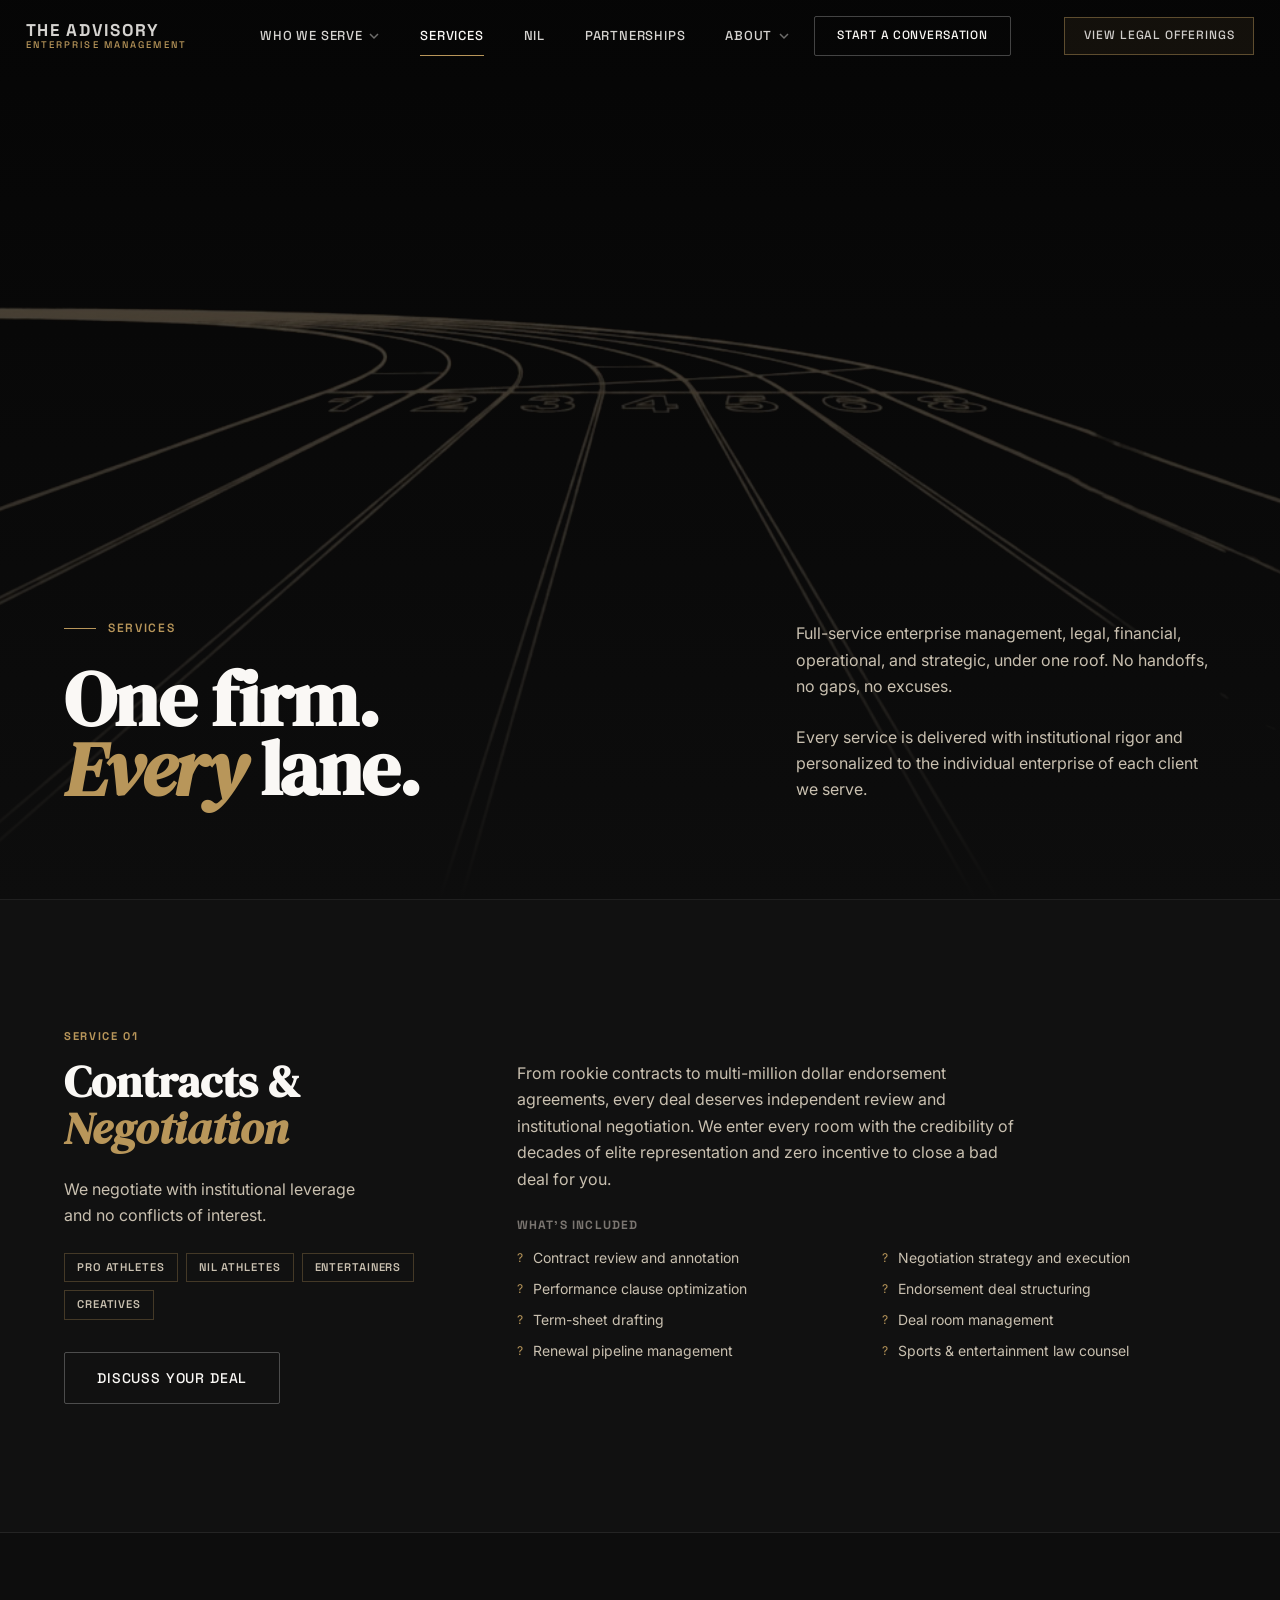
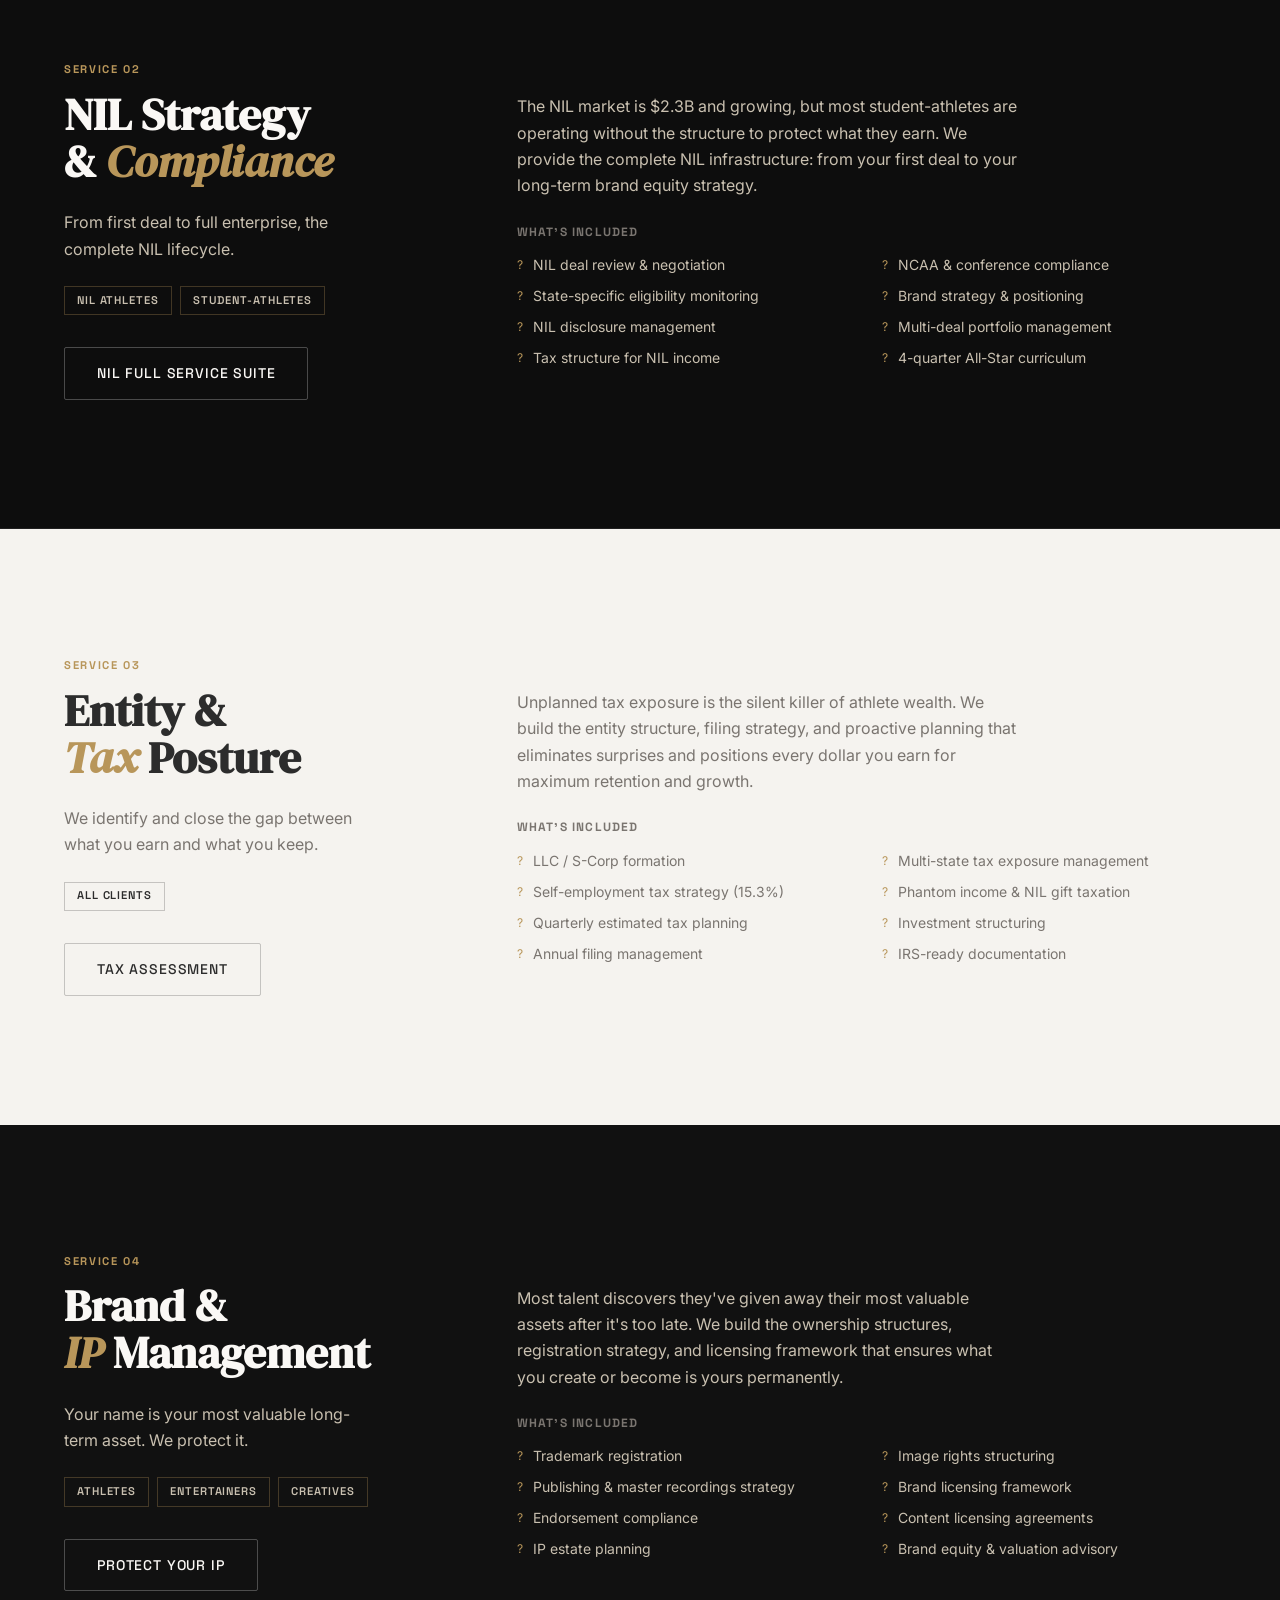
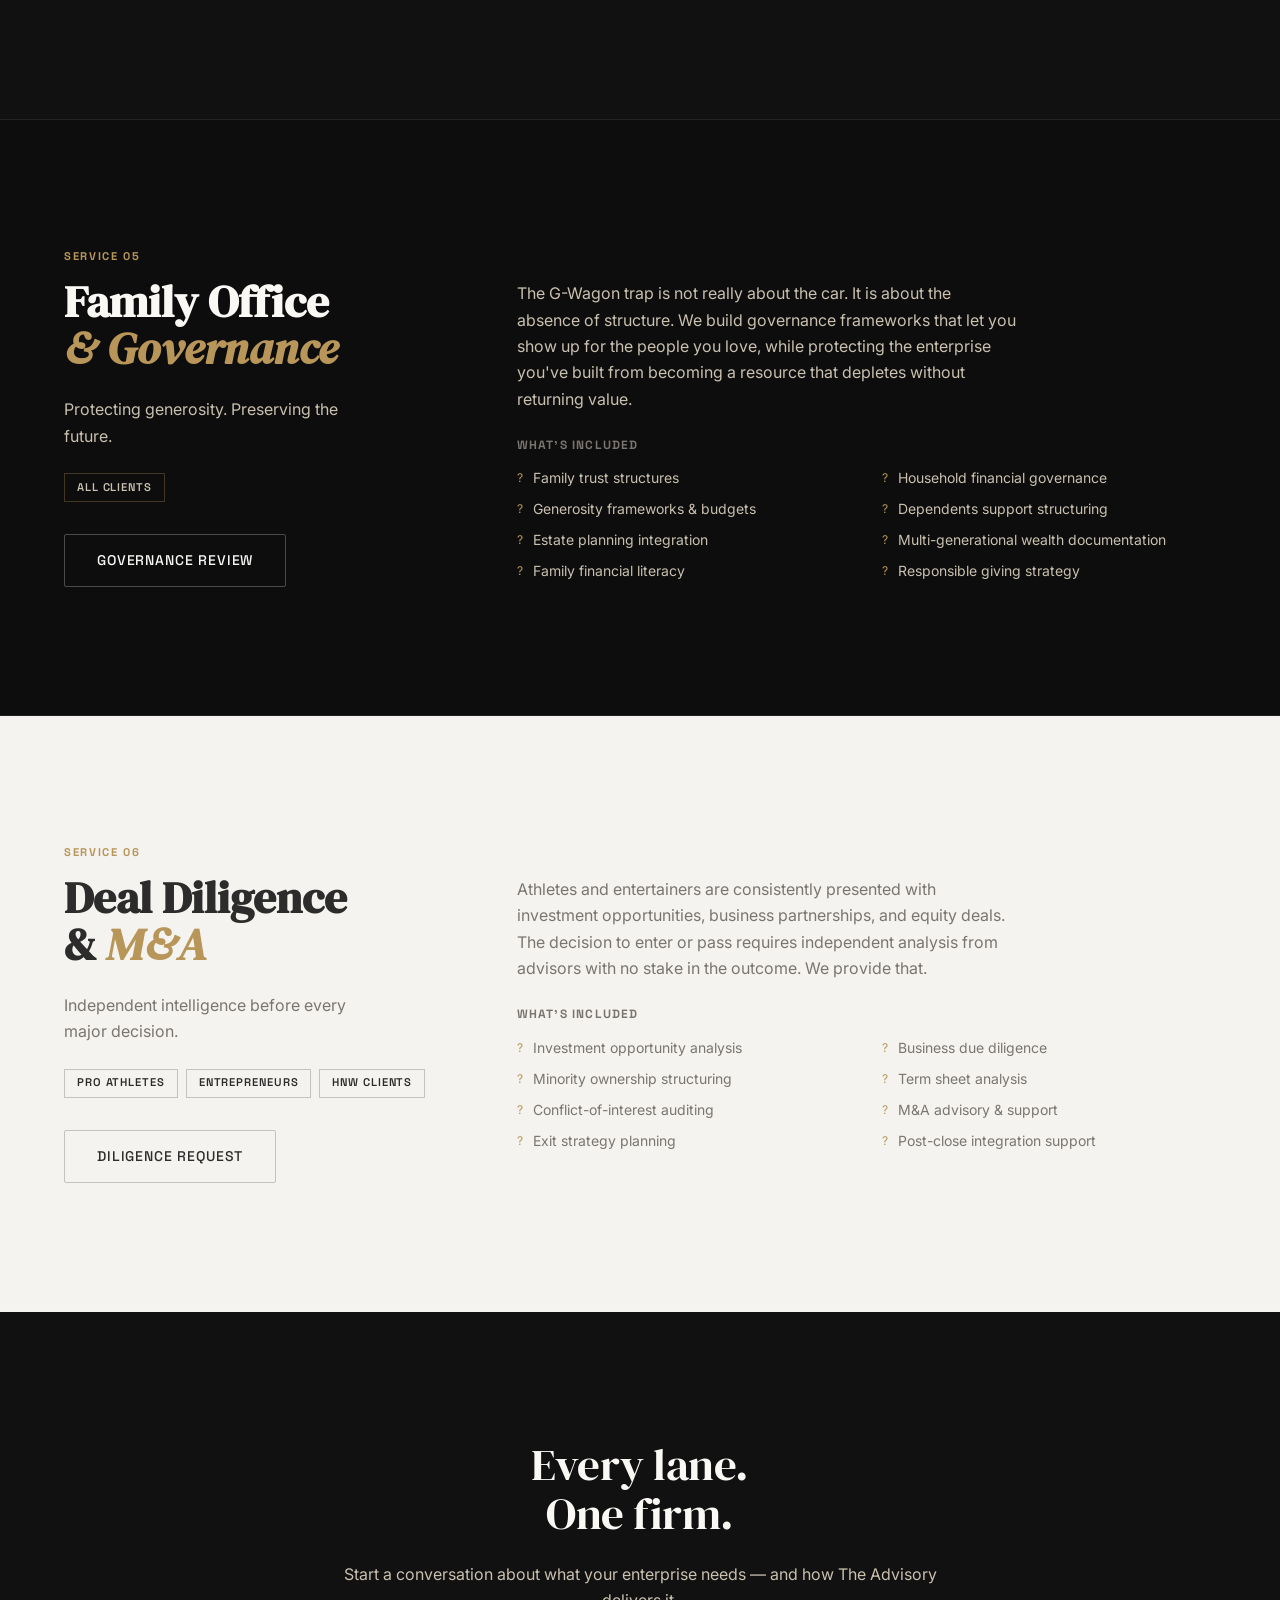
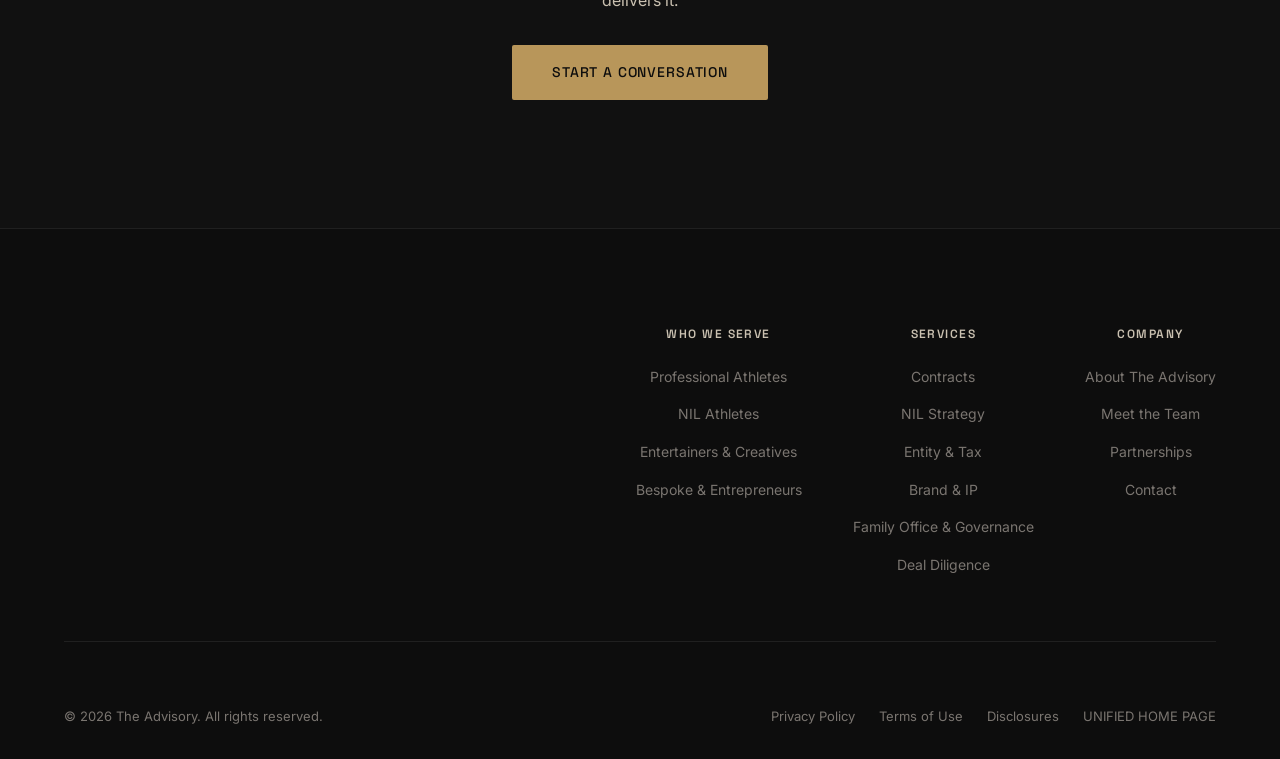
<file: services.html>
﻿<!DOCTYPE html>
<html lang="en">
<head>
  <meta charset="UTF-8">
  <meta name="viewport" content="width=device-width, initial-scale=1.0">
  <title>Services | The Advisory</title>
  <meta name="description" content="Full-service enterprise management: contracts, NIL strategy, entity &amp; tax structure, brand &amp; IP, family office and governance, deal diligence. The Advisory, one firm, every lane.">
  <link rel="stylesheet" href="css/design-system.css">
  <link rel="stylesheet" href="css/nav.css">
  <style>
    body {
      background-color: var(--near-black);
      color: var(--stone);
    }

    /* Header nav visibility on dark page */
    #site-header .logo-name,
    #site-header .nav-link {
      color: rgba(250, 248, 245, 0.85);
    }

    #site-header .nav-item.active > .nav-link,
    #site-header .nav-link:hover {
      color: var(--ivory);
    }

    /* ===== PAGE HERO: 5-lane track stencil ===== */
    .services-hero {
      --hero-headline-size: clamp(3rem, 6vw, 7.5rem);
      --hero-headline-lh: 0.9;
      border-bottom: 1px solid var(--border-dark);
    }

    .services-hero .page-hero__content {
      z-index: 3;
    }

    .services-hero-overlay {
      position: absolute;
      inset: 0;
      background: linear-gradient(
        to top,
        rgba(13,13,13,1) 0%,
        rgba(13,13,13,0.7) 40%,
        rgba(13,13,13,0.3) 100%
      );
      z-index: 2;
    }

    .services-hero-track {
      position: absolute;
      inset: 0;
      z-index: 1;
      display: flex;
      align-items: flex-end;
      justify-content: center;
      pointer-events: none;
      overflow: hidden;
    }

    .services-hero-track svg {
      width: 100%;
      height: 100%;
      min-height: 420px;
      opacity: 0.82;
    }

    .services-hero-track img {
      width: 100%;
      height: 100%;
      object-fit: cover;
      object-position: center;
      opacity: 0.78;
      filter: brightness(0.84) saturate(0.66) contrast(1.08);
    }

    /* ===== SERVICE SECTIONS ===== */
    .service-block {
      padding: var(--space-8) 0;
      border-bottom: 1px solid var(--border-dark);
    }

    .service-block:nth-child(odd) {
      background-color: var(--charcoal);
    }

    .service-block:nth-child(even) {
      background-color: var(--near-black);
    }

    .service-block#entity,
    .service-block#diligence {
      background-color: var(--warm-white);
    }

    /* Card 4 / 5: swapped backgrounds */
    .service-block#brand-ip {
      background-color: var(--charcoal);
    }

    .service-block#family-governance {
      background-color: var(--near-black);
    }

    .service-block#entity .service-headline,
    .service-block#diligence .service-headline {
      color: var(--body-text);
    }

    .service-block#entity .body-md.text-stone,
    .service-block#entity .service-detail ul li,
    .service-block#diligence .body-md.text-stone,
    .service-block#diligence .service-detail ul li {
      color: var(--muted);
    }

    .service-block#entity .aud-tag,
    .service-block#diligence .aud-tag {
      border-color: rgba(44, 44, 44, 0.24);
      color: var(--body-text);
    }

    .service-block#entity .btn--ghost,
    .service-block#diligence .btn--ghost {
      color: var(--body-text);
      border-color: rgba(44, 44, 44, 0.24);
    }

    .service-block-layout {
      display: grid;
      grid-template-columns: 1fr 1.8fr;
      gap: var(--space-6);
      align-items: start;
    }

    .service-num {
      font-family: var(--font-sans);
      font-size: 0.7rem;
      font-weight: 700;
      letter-spacing: 0.15em;
      color: var(--gold);
      text-transform: uppercase;
      margin-bottom: 0.75rem;
    }

    .service-headline {
      font-family: var(--font-display);
      font-size: clamp(2rem, 3.5vw, 3.75rem);
      line-height: 1.05;
      color: var(--ivory);
      margin-bottom: var(--space-3);
    }

    .service-headline em { font-style: italic; color: var(--gold); }

    .service-detail {
      margin-top: var(--space-4);
    }

    .service-detail-label {
      font-family: var(--font-sans);
      font-size: 0.75rem;
      font-weight: 700;
      letter-spacing: 0.1em;
      text-transform: uppercase;
      color: var(--muted);
      margin-bottom: 0.75rem;
    }

    .service-detail ul {
      display: grid;
      grid-template-columns: 1fr 1fr;
      gap: 0.625rem 2rem;
    }

    .service-detail ul li {
      display: flex;
      align-items: flex-start;
      gap: 0.625rem;
      font-size: 0.875rem;
      color: var(--stone);
      line-height: 1.5;
    }

    .service-detail ul li::before {
      content: '?';
      color: var(--gold);
      font-size: 0.75rem;
      flex-shrink: 0;
      margin-top: 2px;
    }

    .service-audiences {
      display: flex;
      flex-wrap: wrap;
      gap: 0.5rem;
      margin-top: var(--space-3);
    }

    .aud-tag {
      font-family: var(--font-sans);
      font-size: 0.7rem;
      font-weight: 600;
      letter-spacing: 0.08em;
      text-transform: uppercase;
      padding: 0.3rem 0.75rem;
      border: 1px solid rgba(184,150,90,0.3);
      color: var(--stone);
    }

    /* ===== RESPONSIVE ===== */
    @media (max-width: 1024px) {
      .service-block-layout { grid-template-columns: 1fr; }
    }

    .service-head-row {
      display: block;
    }

    .service-chevron {
      display: none;
    }

    /* ===== TABLET AND BELOW (1023px and below) ===== */
    @media (max-width: 1023px) {
      .services-hero.page-hero--viewport {
        display: flex;
        flex-direction: column;
        justify-content: flex-end;
        height: auto;
        min-height: 85svh;
        max-height: none;
        padding-top: calc(72px + var(--space-1));
        padding-bottom: 0;
        align-items: stretch;
        overflow: hidden;
      }

      .services-hero-track svg {
        min-height: 0;
      }

      .services-hero .page-hero__content {
        position: relative;
        flex: 1 1 auto;
        display: flex;
        flex-direction: column;
        justify-content: flex-end;
        width: 100%;
        padding: 0 var(--container-padding) var(--space-2);
      }

      .services-hero .page-hero__layout {
        row-gap: var(--space-2);
      }

      .services-hero .page-hero__eyebrow {
        margin-bottom: var(--space-2);
      }

      .services-hero .page-hero__prose p {
        margin-bottom: var(--space-1);
      }

      .services-hero .page-hero__prose p:last-child {
        margin-bottom: 0;
      }

      /* Service cards: collapsible + tighter spacing */
      .service-block {
        padding: var(--space-4) 0;
      }

      .service-block.rc-collapsible {
        cursor: pointer;
      }

      .service-block.rc-collapsible:not(.rc-expanded) {
        padding: var(--space-3) 0;
      }

      .service-block-layout {
        gap: var(--space-2);
      }

      .service-head-row {
        display: flex;
        align-items: flex-start;
        justify-content: space-between;
        gap: var(--space-2);
      }

      .service-chevron {
        display: flex;
        align-items: center;
        justify-content: center;
        flex: 0 0 1.75rem;
        width: 1.75rem;
        height: 1.75rem;
        margin-top: 0.25rem;
        border: 1px solid rgba(184, 150, 90, 0.45);
        font-family: var(--font-sans);
        font-size: 1.125rem;
        font-weight: 400;
        line-height: 1;
        color: var(--gold);
      }

      .service-chevron::after {
        content: '+';
      }

      .service-block.rc-collapsible.rc-expanded .service-chevron::after {
        content: '-';
      }

      .service-block#entity .service-chevron,
      .service-block#diligence .service-chevron {
        border-color: rgba(44, 44, 44, 0.28);
        color: var(--gold);
      }

      .service-block.rc-collapsible:not(.rc-expanded) .service-block-more,
      .service-block.rc-collapsible:not(.rc-expanded) .service-detail {
        display: none;
      }

      .service-block.rc-collapsible:not(.rc-expanded) .service-headline {
        margin-bottom: 0;
      }

      .service-block.rc-collapsible:not(.rc-expanded) .service-num {
        margin-bottom: 0.5rem;
      }

      .service-block.rc-collapsible.rc-expanded .service-detail {
        margin-top: 0;
        padding-top: 0;
      }

      .service-block.rc-collapsible.rc-expanded .service-block-more .btn {
        margin-top: var(--space-3) !important;
      }

      .service-block.rc-collapsible.rc-expanded .service-detail > p {
        margin-bottom: var(--space-2) !important;
      }

      .service-block.rc-collapsible.rc-expanded .service-detail ul {
        padding-bottom: 0;
        margin-bottom: 0;
      }

      .service-block.rc-collapsible.rc-expanded .service-detail-label {
        margin-bottom: 0.5rem;
      }

    }

    @media (max-width: 600px) {
      .service-detail ul { grid-template-columns: 1fr; }
    }
  </style>
</head>
<body class="page-services">

  <!-- HEADER -->
  <header class="site-header" id="site-header">
    <div class="container header-inner">
      <a href="home.html" class="site-logo"><div class="logo-text"><span class="logo-name">The Advisory</span><span class="logo-sub">Enterprise Management</span></div></a>
      <div class="header-center">
      <nav class="primary-nav">
        <ul>
          <li class="nav-item"><a href="#" class="nav-link">Who We Serve<svg class="chevron" viewBox="0 0 12 12" fill="none" stroke="currentColor" stroke-width="1.5"><path d="M2 4l4 4 4-4"/></svg></a>
            <ul class="dropdown">
              <li class="dropdown-item"><a href="sports.html" class="dropdown-link">Professional Athletes</a></li>
              <li class="dropdown-item"><a href="nil.html" class="dropdown-link">NIL Athletes</a></li>
              <li class="dropdown-item"><a href="creatives.html" class="dropdown-link">Entertainers &amp; Creatives</a></li>
              <li class="dropdown-item"><a href="bespoke.html" class="dropdown-link">Bespoke &amp; Entrepreneurs</a></li>
            </ul>
          </li>
          <li class="nav-item active"><a href="services.html" class="nav-link">Services</a></li>
          <li class="nav-item"><a href="nil.html" class="nav-link">NIL</a></li>
          <li class="nav-item"><a href="partnerships.html" class="nav-link">Partnerships</a></li>
          <li class="nav-item"><a href="about.html" class="nav-link">About<svg class="chevron" viewBox="0 0 12 12" fill="none" stroke="currentColor" stroke-width="1.5"><path d="M2 4l4 4 4-4"/></svg></a><ul class="dropdown"><li class="dropdown-item"><a href="about.html" class="dropdown-link">About The Advisory</a></li><li class="dropdown-item"><a href="https://theadvisorypllc.com/attorneys" class="dropdown-link">Meet the Team</a></li></ul></li>
        </ul>
      </nav>
            <div class="header-cta">
        <a href="contact.html" class="btn btn--ghost">Start a Conversation</a>
      </div>
      </div>
      <a href="https://theadvisorypllc.com/" class="header-cta-link">View Legal Offerings</a>

      <button class="mobile-toggle" aria-label="Toggle menu"><span></span><span></span><span></span></button>
    </div>
  </header>
  <div class="mobile-nav-overlay"></div>
  <nav class="mobile-nav">
    <ul>
      <li class="mobile-nav-item"><button class="mobile-nav-trigger" data-submenu="ms-serve"><span>Who We Serve</span><svg class="m-chevron" viewBox="0 0 20 20" fill="none" stroke="currentColor" stroke-width="1.5"><path d="M5 8l5 5 5-5"/></svg></button>
        <div class="mobile-submenu" id="ms-serve">
          <a href="sports.html" class="mobile-submenu-link">Professional Athletes</a>
          <a href="nil.html" class="mobile-submenu-link">NIL Athletes</a>
          <a href="creatives.html" class="mobile-submenu-link">Entertainers &amp; Creatives</a>
          <a href="bespoke.html" class="mobile-submenu-link">Bespoke &amp; Entrepreneurs</a>
        </div>
      </li>
      <li class="mobile-nav-item"><button class="mobile-nav-trigger"><a href="services.html">Services</a></button></li>
      <li class="mobile-nav-item"><button class="mobile-nav-trigger"><a href="nil.html">NIL</a></button></li>
      <li class="mobile-nav-item"><button class="mobile-nav-trigger"><a href="partnerships.html">Partnerships</a></button></li>
      <li class="mobile-nav-item">
        <button class="mobile-nav-trigger" data-submenu="ms-about">
          <span>About</span>
          <svg class="m-chevron" viewBox="0 0 20 20" fill="none" stroke="currentColor" stroke-width="1.5"><path d="M5 8l5 5 5-5"/></svg>
        </button>
        <div class="mobile-submenu" id="ms-about">
          <a href="about.html" class="mobile-submenu-link">About The Advisory</a>
          <a href="https://theadvisorypllc.com/attorneys" class="mobile-submenu-link">Meet the Team</a>
        </div>
      </li>
    </ul>
        <div class="mobile-nav-cta">
      <a href="contact.html" class="btn btn--primary">Start a Conversation</a>
      <a href="https://theadvisorypllc.com/" class="header-cta-link" style="text-align:center;display:block;padding:0.5rem 0;">View Legal Offerings</a>
    </div>
  </nav>

  <!-- HERO -->
  <section class="services-hero page-hero page-hero--viewport">
    <div class="services-hero-track" aria-hidden="true">
      <img src="images/services-track-attachment.png" alt="" loading="eager" decoding="async">
    </div>
    <div class="services-hero-overlay"></div>

    <div class="page-hero__content">
      <div class="page-hero__layout">
        <div class="page-hero__main">
          <div class="page-hero__eyebrow">
            <span class="label text-gold">Services</span>
          </div>
          <h1 class="page-hero__headline">One firm.<br><em>Every</em> lane.</h1>
        </div>
        <div class="page-hero__aside">
          <div class="page-hero__prose">
            <p class="body-lg text-stone">
              Full-service enterprise management, legal, financial, operational, and strategic,
              under one roof. No handoffs, no gaps, no excuses.
            </p>
            <p class="body-md text-stone">
              Every service is delivered with institutional rigor and personalized to the individual
              enterprise of each client we serve.
            </p>
          </div>
        </div>
      </div>
    </div>
  </section>

  <div class="service-blocks">

  <!-- SERVICE 01: CONTRACTS -->
  <section class="service-block rc-collapsible" id="contracts" tabindex="0" role="button">
    <div class="container">
      <div class="service-block-layout">
        <div class="reveal">
          <div class="service-num">Service 01</div>
          <div class="service-head-row">
            <h2 class="service-headline">Contracts &amp;<br><em>Negotiation</em></h2>
            <span class="service-chevron" aria-hidden="true"></span>
          </div>
          <div class="service-block-more">
            <p class="body-md text-stone" style="max-width: 30ch; margin-top: var(--space-2);">We negotiate with institutional leverage and no conflicts of interest.</p>
            <div class="service-audiences" style="margin-top: var(--space-3);">
              <span class="aud-tag">Pro Athletes</span>
              <span class="aud-tag">NIL Athletes</span>
              <span class="aud-tag">Entertainers</span>
              <span class="aud-tag">Creatives</span>
            </div>
            <a href="contact.html" class="btn btn--ghost" style="margin-top: var(--space-4);">Discuss Your Deal</a>
          </div>
        </div>
        <div class="service-detail reveal reveal-delay-2">
          <p class="body-md text-stone" style="margin-bottom: var(--space-3); max-width: 50ch;">
            From rookie contracts to multi-million dollar endorsement agreements, every deal deserves
            independent review and institutional negotiation. We enter every room with the credibility
            of decades of elite representation and zero incentive to close a bad deal for you.
          </p>
          <div class="service-detail-label">What's Included</div>
          <ul>
            <li>Contract review and annotation</li>
            <li>Negotiation strategy and execution</li>
            <li>Performance clause optimization</li>
            <li>Endorsement deal structuring</li>
            <li>Term-sheet drafting</li>
            <li>Deal room management</li>
            <li>Renewal pipeline management</li>
            <li>Sports &amp; entertainment law counsel</li>
          </ul>
        </div>
      </div>
    </div>
  </section>

  <!-- SERVICE 02: NIL -->
  <section class="service-block rc-collapsible" id="nil-services" tabindex="0" role="button">
    <div class="container">
      <div class="service-block-layout">
        <div class="reveal">
          <div class="service-num">Service 02</div>
          <div class="service-head-row">
            <h2 class="service-headline">NIL Strategy<br>&amp; <em>Compliance</em></h2>
            <span class="service-chevron" aria-hidden="true"></span>
          </div>
          <div class="service-block-more">
            <p class="body-md text-stone" style="max-width: 30ch; margin-top: var(--space-2);">From first deal to full enterprise, the complete NIL lifecycle.</p>
            <div class="service-audiences" style="margin-top: var(--space-3);">
              <span class="aud-tag">NIL Athletes</span>
              <span class="aud-tag">Student-Athletes</span>
            </div>
            <a href="nil.html" class="btn btn--ghost" style="margin-top: var(--space-4);">NIL Full Service Suite</a>
          </div>
        </div>
        <div class="service-detail reveal reveal-delay-2">
          <p class="body-md text-stone" style="margin-bottom: var(--space-3); max-width: 50ch;">
            The NIL market is $2.3B and growing, but most student-athletes are operating without
            the structure to protect what they earn. We provide the complete NIL infrastructure:
            from your first deal to your long-term brand equity strategy.
          </p>
          <div class="service-detail-label">What's Included</div>
          <ul>
            <li>NIL deal review &amp; negotiation</li>
            <li>NCAA &amp; conference compliance</li>
            <li>State-specific eligibility monitoring</li>
            <li>Brand strategy &amp; positioning</li>
            <li>NIL disclosure management</li>
            <li>Multi-deal portfolio management</li>
            <li>Tax structure for NIL income</li>
            <li>4-quarter All-Star curriculum</li>
          </ul>
        </div>
      </div>
    </div>
  </section>

  <!-- SERVICE 03: ENTITY & TAX -->
  <section class="service-block rc-collapsible" id="entity" tabindex="0" role="button">
    <div class="container">
      <div class="service-block-layout">
        <div class="reveal">
          <div class="service-num">Service 03</div>
          <div class="service-head-row">
            <h2 class="service-headline">Entity &amp;<br><em>Tax</em> Posture</h2>
            <span class="service-chevron" aria-hidden="true"></span>
          </div>
          <div class="service-block-more">
            <p class="body-md text-stone" style="max-width: 30ch; margin-top: var(--space-2);">We identify and close the gap between what you earn and what you keep.</p>
            <div class="service-audiences" style="margin-top: var(--space-3);">
              <span class="aud-tag">All Clients</span>
            </div>
            <a href="contact.html" class="btn btn--ghost" style="margin-top: var(--space-4);">Tax Assessment</a>
          </div>
        </div>
        <div class="service-detail reveal reveal-delay-2">
          <p class="body-md text-stone" style="margin-bottom: var(--space-3); max-width: 50ch;">
            Unplanned tax exposure is the silent killer of athlete wealth. We build the entity structure,
            filing strategy, and proactive planning that eliminates surprises and positions every dollar
            you earn for maximum retention and growth.
          </p>
          <div class="service-detail-label">What's Included</div>
          <ul>
            <li>LLC / S-Corp formation</li>
            <li>Multi-state tax exposure management</li>
            <li>Self-employment tax strategy (15.3%)</li>
            <li>Phantom income &amp; NIL gift taxation</li>
            <li>Quarterly estimated tax planning</li>
            <li>Investment structuring</li>
            <li>Annual filing management</li>
            <li>IRS-ready documentation</li>
          </ul>
        </div>
      </div>
    </div>
  </section>

  <!-- SERVICE 04: BRAND & IP -->
  <section class="service-block rc-collapsible" id="brand-ip" tabindex="0" role="button">
    <div class="container">
      <div class="service-block-layout">
        <div class="reveal">
          <div class="service-num">Service 04</div>
          <div class="service-head-row">
            <h2 class="service-headline">Brand &amp;<br><em>IP</em> Management</h2>
            <span class="service-chevron" aria-hidden="true"></span>
          </div>
          <div class="service-block-more">
            <p class="body-md text-stone" style="max-width: 30ch; margin-top: var(--space-2);">Your name is your most valuable long-term asset. We protect it.</p>
            <div class="service-audiences" style="margin-top: var(--space-3);">
              <span class="aud-tag">Athletes</span>
              <span class="aud-tag">Entertainers</span>
              <span class="aud-tag">Creatives</span>
            </div>
            <a href="contact.html" class="btn btn--ghost" style="margin-top: var(--space-4);">Protect Your IP</a>
          </div>
        </div>
        <div class="service-detail reveal reveal-delay-2">
          <p class="body-md text-stone" style="margin-bottom: var(--space-3); max-width: 50ch;">
            Most talent discovers they've given away their most valuable assets after it's too late.
            We build the ownership structures, registration strategy, and licensing framework that
            ensures what you create or become is yours permanently.
          </p>
          <div class="service-detail-label">What's Included</div>
          <ul>
            <li>Trademark registration</li>
            <li>Image rights structuring</li>
            <li>Publishing &amp; master recordings strategy</li>
            <li>Brand licensing framework</li>
            <li>Endorsement compliance</li>
            <li>Content licensing agreements</li>
            <li>IP estate planning</li>
            <li>Brand equity &amp; valuation advisory</li>
          </ul>
        </div>
      </div>
    </div>
  </section>

  <!-- SERVICE 05: FAMILY GOVERNANCE -->
  <section class="service-block rc-collapsible" id="family-governance" tabindex="0" role="button">
    <div class="container">
      <div class="service-block-layout">
        <div class="reveal">
          <div class="service-num">Service 05</div>
          <div class="service-head-row">
            <h2 class="service-headline">Family Office<br><em>&amp; Governance</em></h2>
            <span class="service-chevron" aria-hidden="true"></span>
          </div>
          <div class="service-block-more">
            <p class="body-md text-stone" style="max-width: 30ch; margin-top: var(--space-2);">Protecting generosity. Preserving the future.</p>
            <div class="service-audiences" style="margin-top: var(--space-3);">
              <span class="aud-tag">All Clients</span>
            </div>
            <a href="contact.html" class="btn btn--ghost" style="margin-top: var(--space-4);">Governance Review</a>
          </div>
        </div>
        <div class="service-detail reveal reveal-delay-2">
          <p class="body-md text-stone" style="margin-bottom: var(--space-3); max-width: 50ch;">
            The G-Wagon trap is not really about the car. It is about the absence of structure.
            We build governance frameworks that let you show up for the people you love,
            while protecting the enterprise you've built from becoming a resource that depletes
            without returning value.
          </p>
          <div class="service-detail-label">What's Included</div>
          <ul>
            <li>Family trust structures</li>
            <li>Household financial governance</li>
            <li>Generosity frameworks &amp; budgets</li>
            <li>Dependents support structuring</li>
            <li>Estate planning integration</li>
            <li>Multi-generational wealth documentation</li>
            <li>Family financial literacy</li>
            <li>Responsible giving strategy</li>
          </ul>
        </div>
      </div>
    </div>
  </section>

  <!-- SERVICE 06: DEAL DILIGENCE -->
  <section class="service-block rc-collapsible" id="diligence" tabindex="0" role="button">
    <div class="container">
      <div class="service-block-layout">
        <div class="reveal">
          <div class="service-num">Service 06</div>
          <div class="service-head-row">
            <h2 class="service-headline">Deal Diligence<br>&amp; <em>M&amp;A</em></h2>
            <span class="service-chevron" aria-hidden="true"></span>
          </div>
          <div class="service-block-more">
            <p class="body-md text-stone" style="max-width: 30ch; margin-top: var(--space-2);">Independent intelligence before every major decision.</p>
            <div class="service-audiences" style="margin-top: var(--space-3);">
              <span class="aud-tag">Pro Athletes</span>
              <span class="aud-tag">Entrepreneurs</span>
              <span class="aud-tag">HNW Clients</span>
            </div>
            <a href="contact.html" class="btn btn--ghost" style="margin-top: var(--space-4);">Diligence Request</a>
          </div>
        </div>
        <div class="service-detail reveal reveal-delay-2">
          <p class="body-md text-stone" style="margin-bottom: var(--space-3); max-width: 50ch;">
            Athletes and entertainers are consistently presented with investment opportunities,
            business partnerships, and equity deals. The decision to enter or pass requires
            independent analysis from advisors with no stake in the outcome. We provide that.
          </p>
          <div class="service-detail-label">What's Included</div>
          <ul>
            <li>Investment opportunity analysis</li>
            <li>Business due diligence</li>
            <li>Minority ownership structuring</li>
            <li>Term sheet analysis</li>
            <li>Conflict-of-interest auditing</li>
            <li>M&amp;A advisory &amp; support</li>
            <li>Exit strategy planning</li>
            <li>Post-close integration support</li>
          </ul>
        </div>
      </div>
    </div>
  </section>

  </div>

  <!-- CTA -->
  <section style="background-color: var(--charcoal); padding: var(--space-8) 0;">
    <div class="container">
      <div style="text-align: center; max-width: 600px; margin: 0 auto;" class="reveal">
        <h2 class="display-md text-white" style="margin-bottom: var(--space-3);">Every lane.<br>One firm.</h2>
        <p style="color: var(--stone); margin-bottom: var(--space-4);">Start a conversation about what your enterprise needs — and how The Advisory delivers it.</p>
        <a href="contact.html" class="btn btn--primary" style="padding: 1rem 2.5rem;">Start a Conversation</a>
      </div>
    </div>
  </section>

  <!-- FOOTER -->
  <footer class="site-footer">
    <div class="container">
      <div class="footer-top">
        <div class="footer-nav-cols"><div class="footer-col"><h5>Who We Serve</h5><ul><li><a href="sports.html">Professional Athletes</a></li><li><a href="nil.html">NIL Athletes</a></li><li><a href="creatives.html">Entertainers &amp; Creatives</a></li><li><a href="bespoke.html">Bespoke &amp; Entrepreneurs</a></li></ul></div>
        <div class="footer-col"><h5>Services</h5><ul><li><a href="services.html#contracts">Contracts</a></li><li><a href="nil.html">NIL Strategy</a></li><li><a href="services.html#entity">Entity &amp; Tax</a></li><li><a href="services.html#brand-ip">Brand &amp; IP</a></li><li><a href="services.html#family-governance">Family Office &amp; Governance</a></li><li><a href="services.html#diligence">Deal Diligence</a></li></ul></div>
        <div class="footer-col"><h5>Company</h5><ul><li><a href="about.html">About The Advisory</a></li><li><a href="https://theadvisorypllc.com/attorneys">Meet the Team</a></li><li><a href="partnerships.html">Partnerships</a></li><li><a href="contact.html">Contact</a></li></ul></div></div>
      </div>
      <div class="footer-bottom">
        <p>&copy; 2026 The Advisory. All rights reserved.</p>
        <div class="footer-legal"><a href="privacy-policy.html">Privacy Policy</a><a href="terms-of-use.html">Terms of Use</a><a href="disclosures.html">Disclosures</a><a href="index.html">UNIFIED HOME PAGE</a></div>
      </div>
    </div>
  </footer>

  <script src="js/main.js"></script>
</body>
</html>
</file>
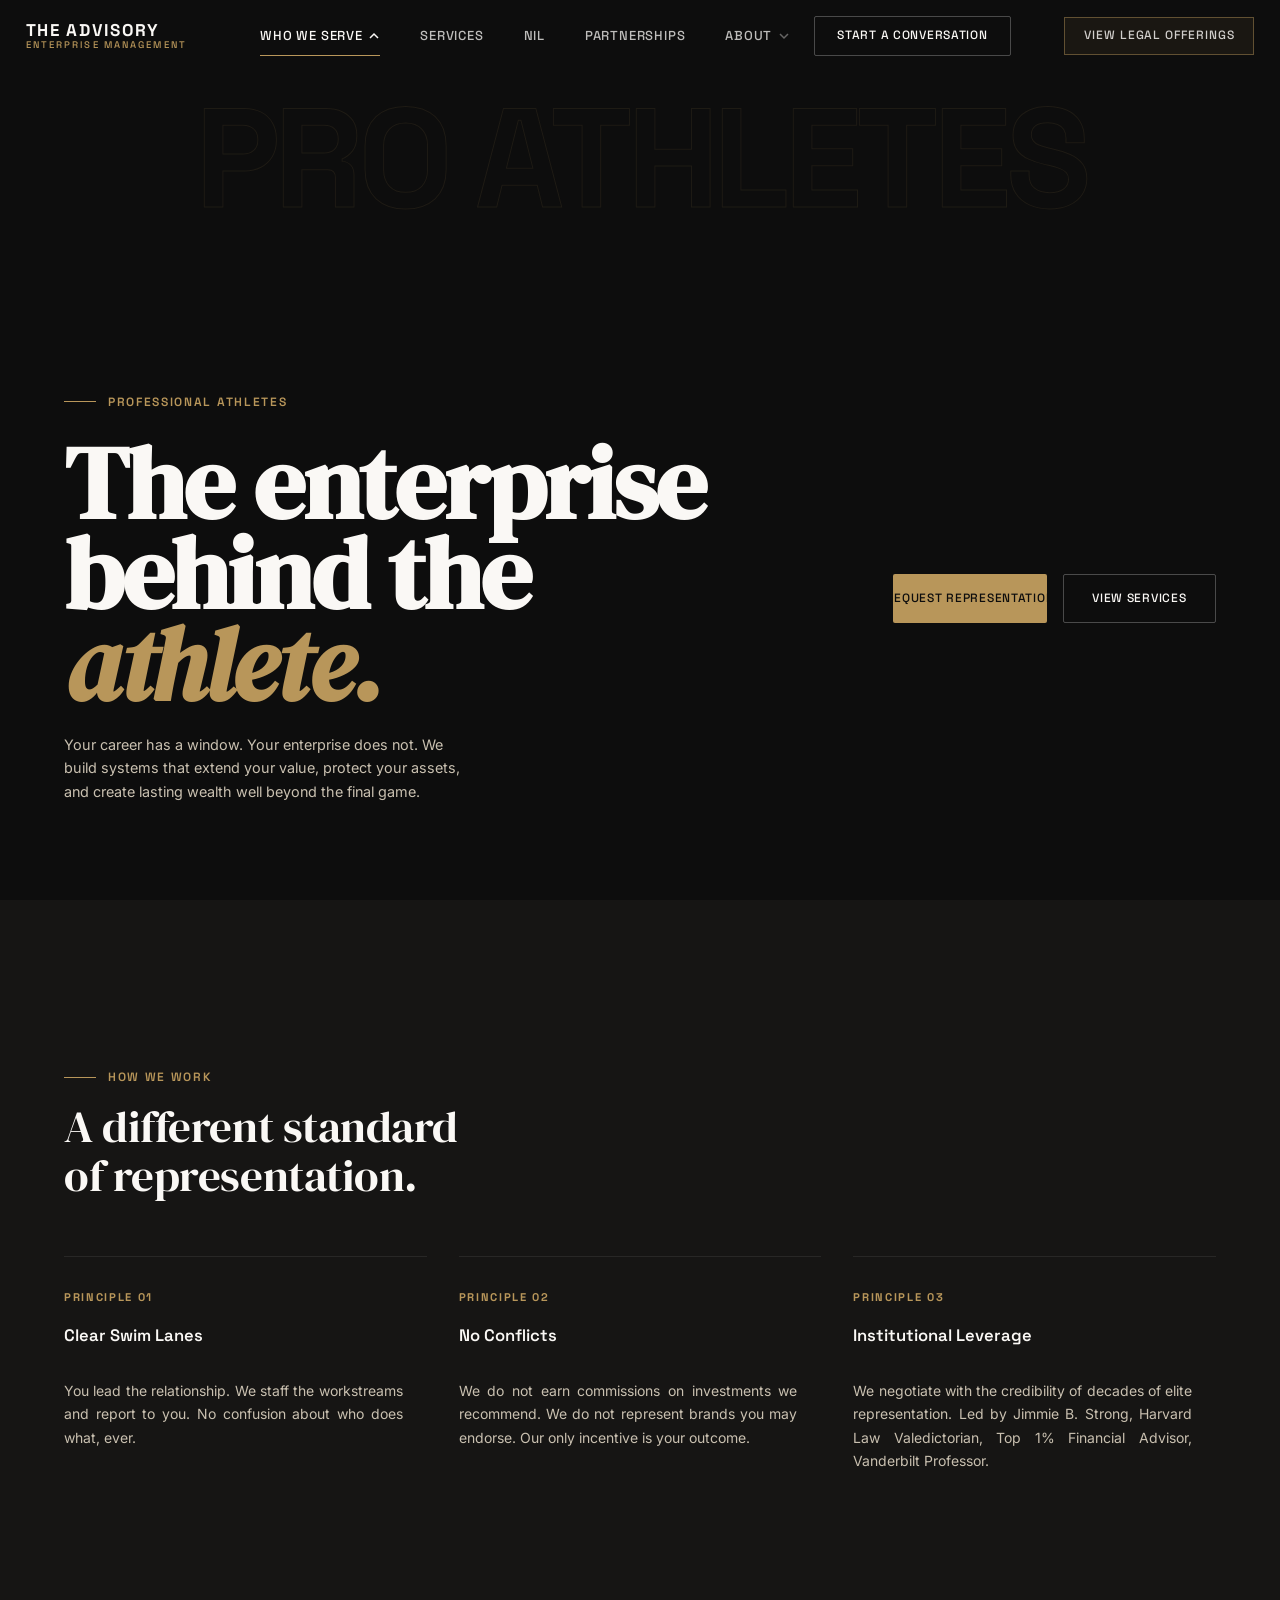
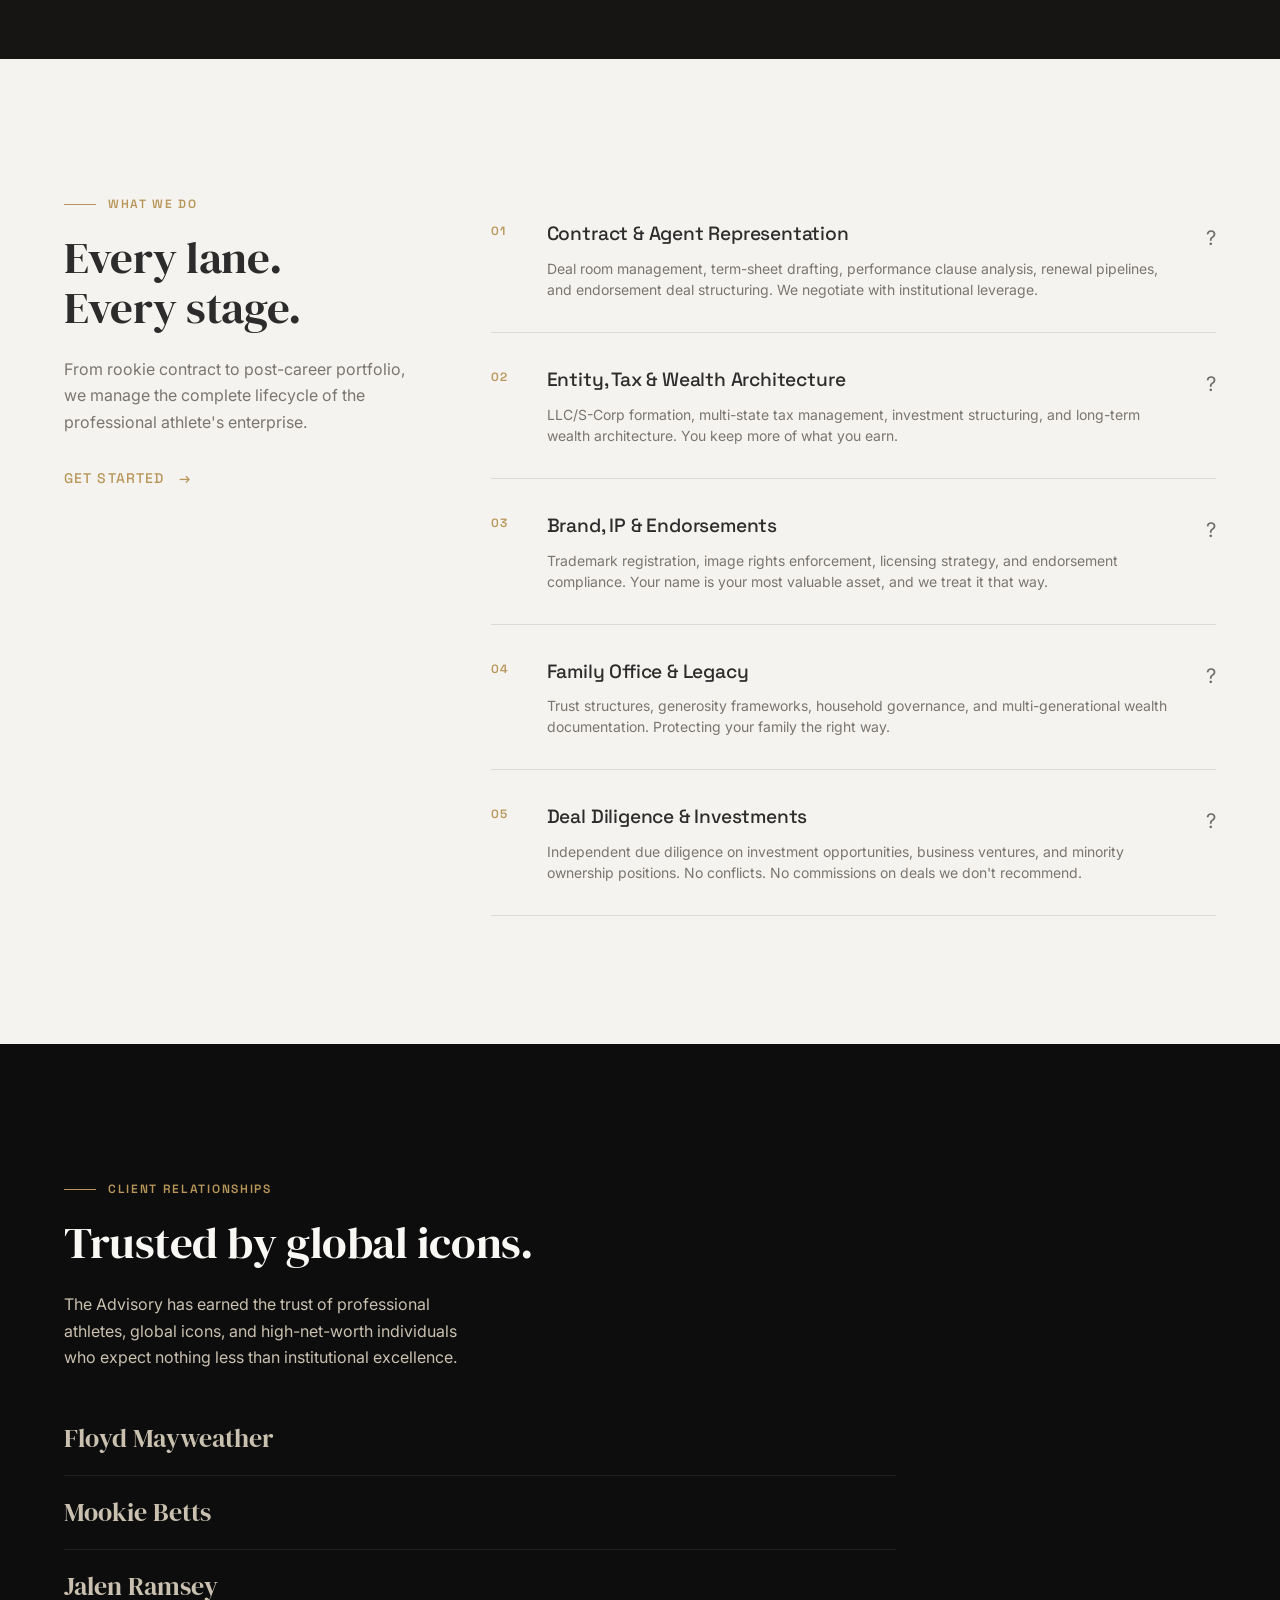
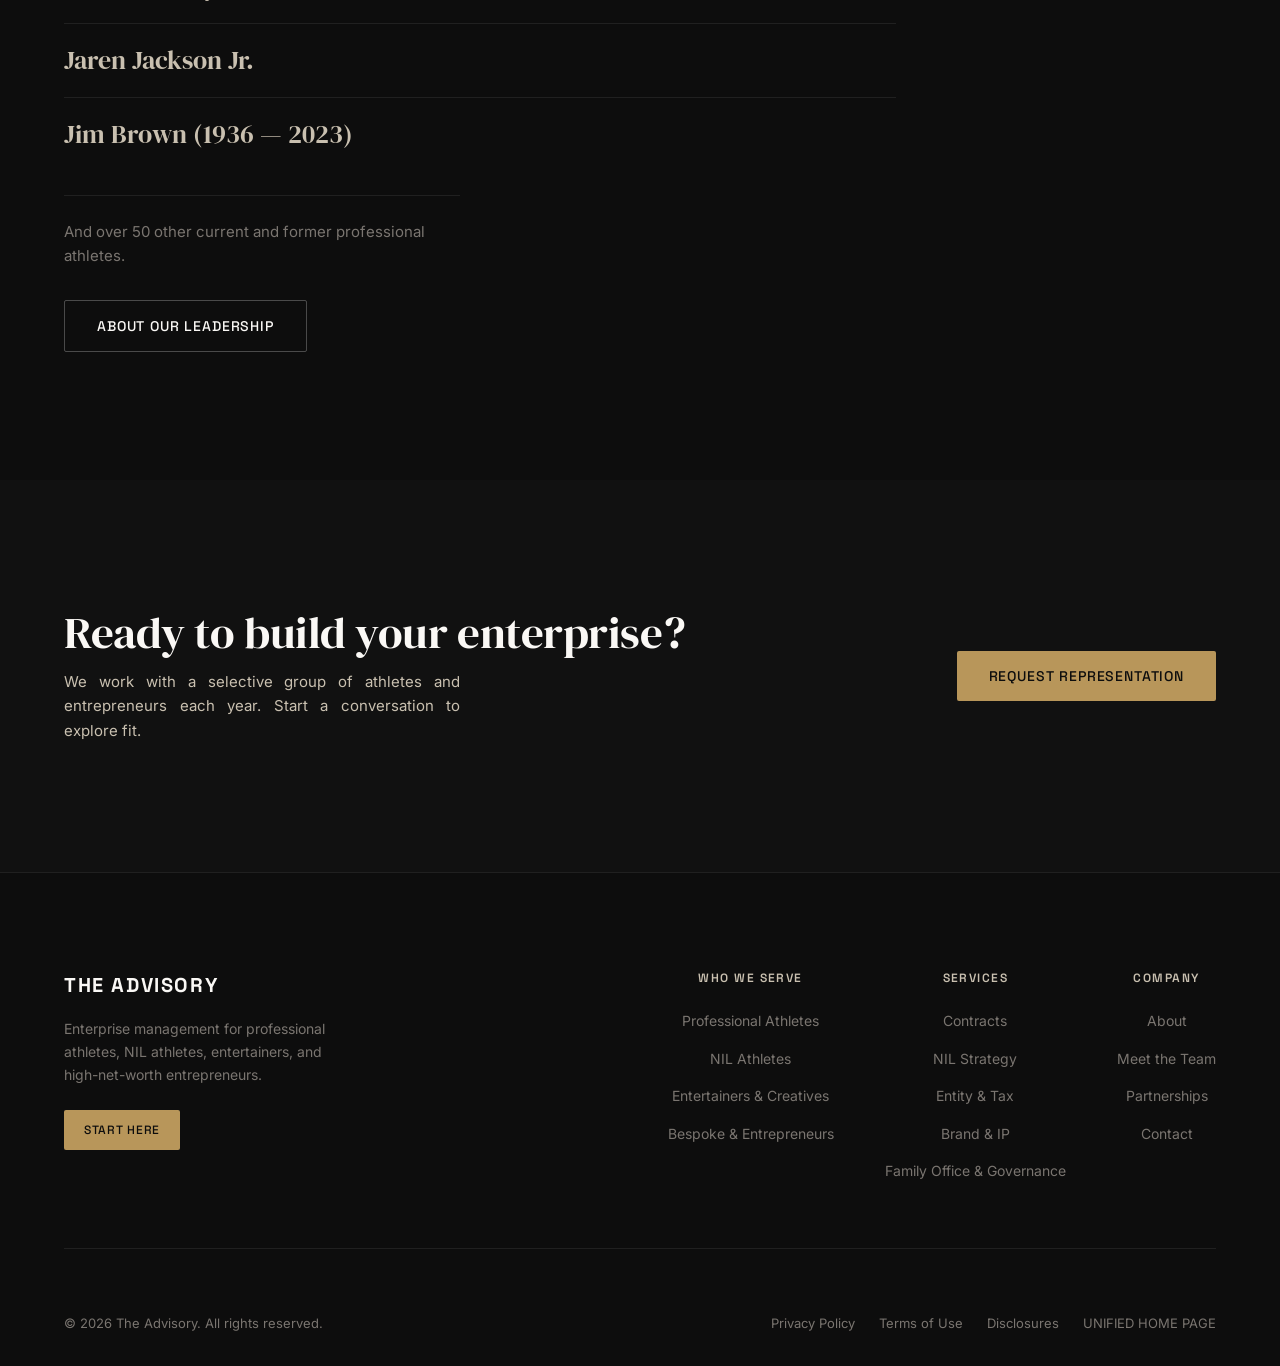
<file: sports.html>
﻿<!DOCTYPE html>
<html lang="en">
<head>
  <meta charset="UTF-8">
  <meta name="viewport" content="width=device-width, initial-scale=1.0">
  <title>Professional Athletes | The Advisory</title>
  <meta name="description" content="The Advisory serves professional athletes with full-service enterprise management: contracts, representation, NIL, entity structure, brand, and family office advisory.">
  <link rel="stylesheet" href="css/design-system.css">
  <link rel="stylesheet" href="css/nav.css">
  <style>
    body { background-color: var(--near-black); }

    /* ===== SPORTS HERO: gold stencil (NIL-style) ===== */
    .sports-hero {
      --hero-headline-size: clamp(3rem, 8vw, 9.5rem);
      --hero-headline-lh: 0.88;
    }

    .sports-hero .page-hero__content {
      z-index: 3;
    }

    .sports-hero-overlay {
      position: absolute;
      inset: 0;
      background: linear-gradient(
        to top,
        rgba(13,13,13,1) 0%,
        rgba(13,13,13,0.7) 40%,
        rgba(13,13,13,0.3) 100%
      );
      z-index: 1;
    }

    .sports-hero-stencil {
      position: absolute;
      inset: auto;
      top: 72px;
      left: 0;
      right: 0;
      bottom: auto;
      height: auto;
      z-index: 2;
      display: flex;
      align-items: flex-start;
      justify-content: center;
      pointer-events: none;
      overflow: hidden;
      padding: var(--space-2) var(--container-padding) 0;
    }

    .sports-hero-stencil .stencil-text {
      display: block;
      width: 100%;
      text-align: center;
      font-family: var(--font-sans);
      font-size: clamp(4rem, 11vw, 14rem);
      font-weight: 700;
      letter-spacing: -0.04em;
      text-transform: uppercase;
      color: transparent;
      -webkit-text-stroke: 1px rgba(184,150,90,0.15);
      opacity: 0.7;
      user-select: none;
      white-space: nowrap;
      line-height: 1;
    }

    /* ===== WHAT WE DO FOR PRO ATHLETES ===== */
    .pro-services {
      background-color: var(--warm-white);
      padding: var(--space-8) 0;
    }

    .pro-services .display-md,
    .pro-services .lane-title {
      color: var(--body-text);
    }

    .pro-services .body-md,
    .pro-services .lane-desc {
      color: var(--muted);
    }

    .pro-services .lane-card {
      border-bottom: 1px solid var(--border-light);
    }

    .pro-services .lane-arrow {
      color: rgba(44, 44, 44, 0.68);
    }

    .pro-services-layout {
      display: grid;
      grid-template-columns: 1fr 2fr;
      gap: var(--space-6);
      align-items: start;
    }

    /* ===== PROOF + TRUST ===== */
    .proof-band {
      background-color: var(--near-black);
      padding: var(--space-8) 0;
    }

    .proof-band-layout {
      max-width: 52rem;
    }

    .client-list {
      margin-bottom: var(--space-3);
    }

    .client-name {
      padding: 1rem 0;
      border-bottom: 1px solid var(--border-dark);
      font-family: var(--font-display);
      font-size: clamp(1.25rem, 2vw, 1.875rem);
      color: var(--stone);
      transition: color var(--duration-base) var(--ease-smooth),
                  padding-left var(--duration-base) var(--ease-smooth);
      cursor: default;
    }

    .client-name:last-of-type {
      border-bottom: none;
    }

    .client-name:hover {
      color: var(--ivory);
      padding-left: 0.75rem;
    }

    .client-more {
      font-size: 0.9375rem;
      color: var(--muted);
      line-height: 1.6;
      padding: var(--space-3) 0 var(--space-4);
      border-top: 1px solid var(--border-dark);
      max-width: 44ch;
    }

    /* ===== THE APPROACH ===== */
    .approach-section {
      background-color: var(--surface-dark);
      padding: var(--space-8) 0;
    }

    .approach-grid {
      display: grid;
      grid-template-columns: repeat(3, 1fr);
      gap: var(--space-4);
      margin-top: 0;
    }

    .approach-header {
      grid-column: 1 / -1;
      padding: var(--space-4) var(--space-3) var(--space-3) 0;
    }

    .approach-header .eyebrow {
      margin-bottom: var(--space-2);
    }

    .approach-item {
      display: flex;
      flex-direction: column;
      padding: var(--space-4) var(--space-3) var(--space-4) 0;
      border-top: 1px solid var(--border-dark);
      min-height: 14rem;
    }

    .approach-num {
      font-family: var(--font-sans);
      font-size: 0.7rem;
      font-weight: 700;
      letter-spacing: 0.15em;
      color: var(--gold);
      text-transform: uppercase;
      margin-bottom: var(--space-2);
    }

    .approach-title {
      font-family: var(--font-sans);
      font-size: clamp(1rem, 1.3vw, 1.2rem);
      font-weight: 600;
      color: var(--ivory);
      margin-bottom: var(--space-2);
      min-height: 2.5rem;
    }

    .approach-desc {
      font-size: 0.875rem;
      color: var(--stone);
      line-height: 1.65;
      text-align: justify;
      flex: 1;
      min-height: 7.5rem;
    }

    .sports-cta-desc {
      color: var(--stone);
      font-size: 0.9375rem;
      max-width: 44ch;
      line-height: 1.65;
      text-align: justify;
    }

    .sports-cta-inner {
      display: grid;
      grid-template-columns: 1fr auto;
      gap: var(--space-4);
      align-items: center;
    }

    /* ===== TABLET AND BELOW (1023px and below) ===== */
    @media (max-width: 1023px) {
      .pro-services-layout { grid-template-columns: 1fr; }
      .approach-grid { grid-template-columns: 1fr 1fr; }
      .approach-item { min-height: auto; }
      .approach-desc { min-height: auto; }

      .sports-hero.page-hero--viewport {
        display: flex;
        flex-direction: column;
        justify-content: flex-end;
        height: auto;
        min-height: calc(55vh + var(--space-3));
        max-height: none;
        padding-top: calc(72px + var(--space-2));
        padding-bottom: var(--space-3);
        align-items: stretch;
        overflow: hidden;
      }

      .sports-hero-stencil {
        position: absolute;
        inset: auto;
        top: calc(72px + var(--space-1));
        left: 0;
        right: 0;
        width: 100%;
        height: auto;
        padding: var(--space-1) var(--container-padding) 0;
        align-items: flex-start;
        justify-content: center;
      }

      .sports-hero-stencil .stencil-text {
        display: block;
        width: 100%;
        text-align: center;
        font-size: clamp(2.75rem, 7.25vw, 6rem);
        letter-spacing: -0.025em;
        line-height: 1;
      }

      .sports-hero .page-hero__content {
        position: relative;
        flex: 0 0 auto;
        margin-top: auto;
        width: 100%;
        padding: 0 var(--container-padding) var(--space-3);
      }

      .sports-hero .page-hero__layout {
        row-gap: var(--space-3);
      }

      .sports-hero .page-hero__eyebrow {
        margin-bottom: var(--space-2);
      }

      .sports-hero .page-hero__tagline {
        margin-top: var(--space-2);
      }

      .sports-hero .page-hero__aside {
        width: 100%;
      }

      .sports-hero .page-hero__actions {
        flex-direction: row;
        align-items: stretch;
        justify-content: center;
        width: 100%;
        max-width: none;
        gap: var(--space-2);
      }

      .sports-hero .page-hero__actions .btn {
        flex: 1 1 50%;
        min-width: 0;
        min-height: 44px;
        justify-content: center;
        text-align: center;
        padding-left: 0.5rem;
        padding-right: 0.5rem;
        font-size: clamp(0.6875rem, 1.6vw, 0.8125rem);
      }

      .approach-section {
        padding: var(--space-5) 0 var(--space-4);
      }

      .approach-header {
        padding: var(--space-3) 0 var(--space-2);
      }

      .approach-header .eyebrow {
        margin-bottom: var(--space-2);
      }

      .approach-grid {
        gap: var(--space-3);
      }

      .pro-services {
        padding: var(--space-4) 0 var(--space-4);
      }

      .pro-services-layout {
        gap: var(--space-3);
      }

      .pro-services .eyebrow {
        margin-bottom: var(--space-2);
      }

      .pro-services .display-md {
        margin-bottom: var(--space-2) !important;
      }

      .pro-services .btn--text {
        margin-top: var(--space-2) !important;
      }

      .pro-services-layout > .reveal + .reveal {
        margin-top: var(--space-1);
      }

      .proof-band {
        padding: var(--space-5) 0;
      }

      .proof-band .btn--ghost {
        display: flex;
        width: fit-content;
        max-width: 100%;
        justify-content: center;
        text-align: center;
        margin-left: auto;
        margin-right: auto;
      }

      .sports-cta {
        padding: var(--space-4) 0 var(--space-3) !important;
      }

      .sports-cta-inner {
        display: flex;
        flex-direction: column;
        align-items: stretch;
        gap: var(--space-3);
      }

      .sports-cta-inner h2 {
        margin-bottom: 0 !important;
      }

      .sports-cta-desc {
        max-width: none;
      }

      .sports-cta-inner .btn {
        align-self: center;
        display: inline-flex;
        justify-content: center;
        text-align: center;
        padding: 0.65rem 1.25rem;
        font-size: 0.75rem;
      }

      .page-sports .footer-brand {
        display: none;
      }

      .page-sports .site-footer {
        padding-top: var(--space-3);
      }

      .page-sports .footer-top {
        margin-bottom: var(--space-3);
        padding-bottom: var(--space-3);
      }
    }

    @media (max-width: 600px) {
      .approach-grid { grid-template-columns: 1fr; }
    }
  </style>
</head>
<body class="page-sports">

  <!-- HEADER -->
  <header class="site-header" id="site-header">
    <div class="container header-inner">
      <a href="home.html" class="site-logo">
        <div class="logo-text">
          <span class="logo-name">The Advisory</span>
          <span class="logo-sub">Enterprise Management</span>
        </div>
      </a>
      <div class="header-center">
      <nav class="primary-nav">
        <ul>
          <li class="nav-item active">
            <a href="#" class="nav-link">Who We Serve
              <svg class="chevron" viewBox="0 0 12 12" fill="none" stroke="currentColor" stroke-width="1.5"><path d="M2 4l4 4 4-4"/></svg>
            </a>
            <ul class="dropdown">
              <li class="dropdown-item"><a href="sports.html" class="dropdown-link">Professional Athletes</a></li>
              <li class="dropdown-item"><a href="nil.html" class="dropdown-link">NIL Athletes</a></li>
              <li class="dropdown-item"><a href="creatives.html" class="dropdown-link">Entertainers &amp; Creatives</a></li>
              <li class="dropdown-item"><a href="bespoke.html" class="dropdown-link">Bespoke &amp; Entrepreneurs</a></li>
            </ul>
          </li>
          <li class="nav-item"><a href="services.html" class="nav-link">Services</a></li>
          <li class="nav-item"><a href="nil.html" class="nav-link">NIL</a></li>
          <li class="nav-item"><a href="partnerships.html" class="nav-link">Partnerships</a></li>
          <li class="nav-item"><a href="about.html" class="nav-link">About<svg class="chevron" viewBox="0 0 12 12" fill="none" stroke="currentColor" stroke-width="1.5"><path d="M2 4l4 4 4-4"/></svg></a><ul class="dropdown"><li class="dropdown-item"><a href="about.html" class="dropdown-link">About The Advisory</a></li><li class="dropdown-item"><a href="https://theadvisorypllc.com/attorneys" class="dropdown-link">Meet the Team</a></li></ul></li>
        </ul>
      </nav>
            <div class="header-cta">
        <a href="contact.html" class="btn btn--ghost">Start a Conversation</a>
      </div>
      </div>
      <a href="https://theadvisorypllc.com/" class="header-cta-link">View Legal Offerings</a>

      <button class="mobile-toggle" aria-label="Toggle menu"><span></span><span></span><span></span></button>
    </div>
  </header>
  <div class="mobile-nav-overlay"></div>
  <nav class="mobile-nav">
    <ul>
      <li class="mobile-nav-item"><button class="mobile-nav-trigger" data-submenu="mn2-serve"><span>Who We Serve</span><svg class="m-chevron" viewBox="0 0 20 20" fill="none" stroke="currentColor" stroke-width="1.5"><path d="M5 8l5 5 5-5"/></svg></button>
        <div class="mobile-submenu" id="mn2-serve">
          <a href="sports.html" class="mobile-submenu-link">Professional Athletes</a>
          <a href="nil.html" class="mobile-submenu-link">NIL Athletes</a>
          <a href="creatives.html" class="mobile-submenu-link">Entertainers &amp; Creatives</a>
          <a href="bespoke.html" class="mobile-submenu-link">Bespoke &amp; Entrepreneurs</a>
        </div>
      </li>
      <li class="mobile-nav-item"><button class="mobile-nav-trigger"><a href="services.html">Services</a></button></li>
      <li class="mobile-nav-item"><button class="mobile-nav-trigger"><a href="nil.html">NIL</a></button></li>
      <li class="mobile-nav-item"><button class="mobile-nav-trigger"><a href="partnerships.html">Partnerships</a></button></li>
      <li class="mobile-nav-item">
        <button class="mobile-nav-trigger" data-submenu="mn2-about">
          <span>About</span>
          <svg class="m-chevron" viewBox="0 0 20 20" fill="none" stroke="currentColor" stroke-width="1.5"><path d="M5 8l5 5 5-5"/></svg>
        </button>
        <div class="mobile-submenu" id="mn2-about">
          <a href="about.html" class="mobile-submenu-link">About The Advisory</a>
          <a href="https://theadvisorypllc.com/attorneys" class="mobile-submenu-link">Meet the Team</a>
        </div>
      </li>
    </ul>
        <div class="mobile-nav-cta">
      <a href="contact.html" class="btn btn--primary">Start a Conversation</a>
      <a href="https://theadvisorypllc.com/" class="header-cta-link" style="text-align:center;display:block;padding:0.5rem 0;">View Legal Offerings</a>
    </div>
  </nav>

  <!-- ============================================================
       SPORTS HERO: Gold stencil
  ============================================================ -->
  <section class="sports-hero page-hero page-hero--viewport">
    <div class="sports-hero-overlay"></div>

    <div class="sports-hero-stencil" aria-hidden="true">
      <span class="stencil-text">PRO ATHLETES</span>
    </div>

    <div class="page-hero__content">
      <div class="page-hero__layout">
        <div class="page-hero__main">
          <div class="page-hero__eyebrow">
            <span class="label text-gold">Professional Athletes</span>
          </div>
          <h1 class="page-hero__headline">
            The enterprise<br>behind the <em>athlete.</em>
          </h1>
          <p class="page-hero__tagline">
            Your career has a window. Your enterprise does not.
            We build systems that extend your value, protect your assets,
            and create lasting wealth well beyond the final game.
          </p>
        </div>
        <div class="page-hero__aside">
          <div class="page-hero__actions">
            <a href="contact.html" class="btn btn--primary">Request Representation</a>
            <a href="services.html" class="btn btn--ghost">View Services</a>
          </div>
        </div>
      </div>
    </div>
  </section>

  <!-- ============================================================
       HOW WE WORK
  ============================================================ -->
  <section class="approach-section">
    <div class="container">
      <div class="approach-grid">
        <div class="approach-header reveal">
          <div class="eyebrow"><span class="label">How We Work</span></div>
          <h2 class="display-md text-white">A different standard<br>of representation.</h2>
        </div>
        <div class="approach-item reveal">
          <div class="approach-num">Principle 01</div>
          <div class="approach-title">Clear Swim Lanes</div>
          <div class="approach-desc">You lead the relationship. We staff the workstreams and report to you. No confusion about who does what, ever.</div>
        </div>
        <div class="approach-item reveal reveal-delay-1">
          <div class="approach-num">Principle 02</div>
          <div class="approach-title">No Conflicts</div>
          <div class="approach-desc">We do not earn commissions on investments we recommend. We do not represent brands you may endorse. Our only incentive is your outcome.</div>
        </div>
        <div class="approach-item reveal reveal-delay-2">
          <div class="approach-num">Principle 03</div>
          <div class="approach-title">Institutional Leverage</div>
          <div class="approach-desc">We negotiate with the credibility of decades of elite representation. Led by Jimmie B. Strong, Harvard Law Valedictorian, Top 1% Financial Advisor, Vanderbilt Professor.</div>
        </div>
      </div>
    </div>
  </section>

  <!-- ============================================================
       WHAT WE DO
  ============================================================ -->
  <section class="pro-services">
    <div class="container">
      <div class="pro-services-layout">

        <div class="reveal">
          <div class="eyebrow"><span class="label">What We Do</span></div>
          <h2 class="display-md text-white" style="margin-bottom: var(--space-3);">Every lane.<br>Every stage.</h2>
          <p class="body-md text-stone">
            From rookie contract to post-career portfolio, we manage the complete lifecycle
            of the professional athlete's enterprise.
          </p>
          <a href="contact.html" class="btn btn--text pro-services-cta">Get Started</a>
        </div>

        <div class="reveal reveal-delay-1">
          <div class="lane-card rc-collapsible" data-href="services.html#contracts" role="link" tabindex="0">
            <span class="lane-number">01</span>
            <div>
              <div class="lane-title">Contract &amp; Agent Representation</div>
              <div class="lane-desc">Deal room management, term-sheet drafting, performance clause analysis, renewal pipelines, and endorsement deal structuring. We negotiate with institutional leverage.</div>
            </div>
            <span class="lane-arrow">?</span>
          </div>
          <div class="lane-card rc-collapsible" data-href="services.html#entity" role="link" tabindex="0">
            <span class="lane-number">02</span>
            <div>
              <div class="lane-title">Entity, Tax &amp; Wealth Architecture</div>
              <div class="lane-desc">LLC/S-Corp formation, multi-state tax management, investment structuring, and long-term wealth architecture. You keep more of what you earn.</div>
            </div>
            <span class="lane-arrow">?</span>
          </div>
          <div class="lane-card rc-collapsible" data-href="services.html#brand-ip" role="link" tabindex="0">
            <span class="lane-number">03</span>
            <div>
              <div class="lane-title">Brand, IP &amp; Endorsements</div>
              <div class="lane-desc">Trademark registration, image rights enforcement, licensing strategy, and endorsement compliance. Your name is your most valuable asset, and we treat it that way.</div>
            </div>
            <span class="lane-arrow">?</span>
          </div>
          <div class="lane-card rc-collapsible" data-href="services.html#family-governance" role="link" tabindex="0">
            <span class="lane-number">04</span>
            <div>
              <div class="lane-title">Family Office &amp; Legacy</div>
              <div class="lane-desc">Trust structures, generosity frameworks, household governance, and multi-generational wealth documentation. Protecting your family the right way.</div>
            </div>
            <span class="lane-arrow">?</span>
          </div>
          <div class="lane-card rc-collapsible" data-href="services.html#diligence" role="link" tabindex="0">
            <span class="lane-number">05</span>
            <div>
              <div class="lane-title">Deal Diligence &amp; Investments</div>
              <div class="lane-desc">Independent due diligence on investment opportunities, business ventures, and minority ownership positions. No conflicts. No commissions on deals we don't recommend.</div>
            </div>
            <span class="lane-arrow">?</span>
          </div>
        </div>

      </div>
    </div>
  </section>

  <!-- ============================================================
       SOCIAL PROOF
  ============================================================ -->
  <section class="proof-band">
    <div class="container">
      <div class="proof-band-layout">

        <div class="reveal">
          <div class="eyebrow"><span class="label">Client Relationships</span></div>
          <h2 class="display-md text-white" style="margin-bottom: var(--space-3);">Trusted by global icons.</h2>
          <p class="body-md text-stone" style="max-width: 40ch; margin-bottom: var(--space-4);">
            The Advisory has earned the trust of professional athletes, global icons, and
            high-net-worth individuals who expect nothing less than institutional excellence.
          </p>
          <div class="client-list">
            <div class="client-name">Floyd Mayweather</div>
            <div class="client-name">Mookie Betts</div>
            <div class="client-name">Jalen Ramsey</div>
            <div class="client-name">Jaren Jackson Jr.</div>
            <div class="client-name">Jim Brown (1936 — 2023)</div>
          </div>
          <p class="client-more">And over 50 other current and former professional athletes.</p>
          <a href="about.html" class="btn btn--ghost">About Our Leadership</a>
        </div>

      </div>
    </div>
  </section>

  <!-- ============================================================
       CTA
  ============================================================ -->
  <section class="sports-cta section section--charcoal" style="padding: var(--space-8) 0;">
    <div class="container">
      <div class="sports-cta-inner reveal">
        <div>
          <h2 class="display-md text-white" style="margin-bottom: 0.75rem;">Ready to build your enterprise?</h2>
          <p class="sports-cta-desc">We work with a selective group of athletes and entrepreneurs each year. Start a conversation to explore fit.</p>
        </div>
        <a href="contact.html" class="btn btn--primary">Request Representation</a>
      </div>
    </div>
  </section>

  <!-- FOOTER -->
  <footer class="site-footer">
    <div class="container">
      <div class="footer-top">
        <div class="footer-brand">
          <div class="footer-logo">The Advisory</div>
          <p>Enterprise management for professional athletes, NIL athletes, entertainers, and high-net-worth entrepreneurs.</p>
          <div style="margin-top:1.5rem"><a href="contact.html" class="btn btn--primary" style="padding:0.65rem 1.25rem;font-size:0.75rem">Start Here</a></div>
        </div>
        <div class="footer-nav-cols"><div class="footer-col"><h5>Who We Serve</h5><ul><li><a href="sports.html">Professional Athletes</a></li><li><a href="nil.html">NIL Athletes</a></li><li><a href="creatives.html">Entertainers &amp; Creatives</a></li><li><a href="bespoke.html">Bespoke &amp; Entrepreneurs</a></li></ul></div>
        <div class="footer-col"><h5>Services</h5><ul><li><a href="services.html#contracts">Contracts</a></li><li><a href="nil.html">NIL Strategy</a></li><li><a href="services.html#entity">Entity &amp; Tax</a></li><li><a href="services.html#brand-ip">Brand &amp; IP</a></li><li><a href="services.html#family-governance">Family Office &amp; Governance</a></li></ul></div>
        <div class="footer-col"><h5>Company</h5><ul><li><a href="about.html">About</a></li><li><a href="https://theadvisorypllc.com/attorneys">Meet the Team</a></li><li><a href="partnerships.html">Partnerships</a></li><li><a href="contact.html">Contact</a></li></ul></div></div>
      </div>
      <div class="footer-bottom">
        <p>&copy; 2026 The Advisory. All rights reserved.</p>
        <div class="footer-legal"><a href="privacy-policy.html">Privacy Policy</a><a href="terms-of-use.html">Terms of Use</a><a href="disclosures.html">Disclosures</a><a href="index.html">UNIFIED HOME PAGE</a></div>
      </div>
    </div>
  </footer>

  <script src="js/main.js"></script>
</body>
</html>
</file>
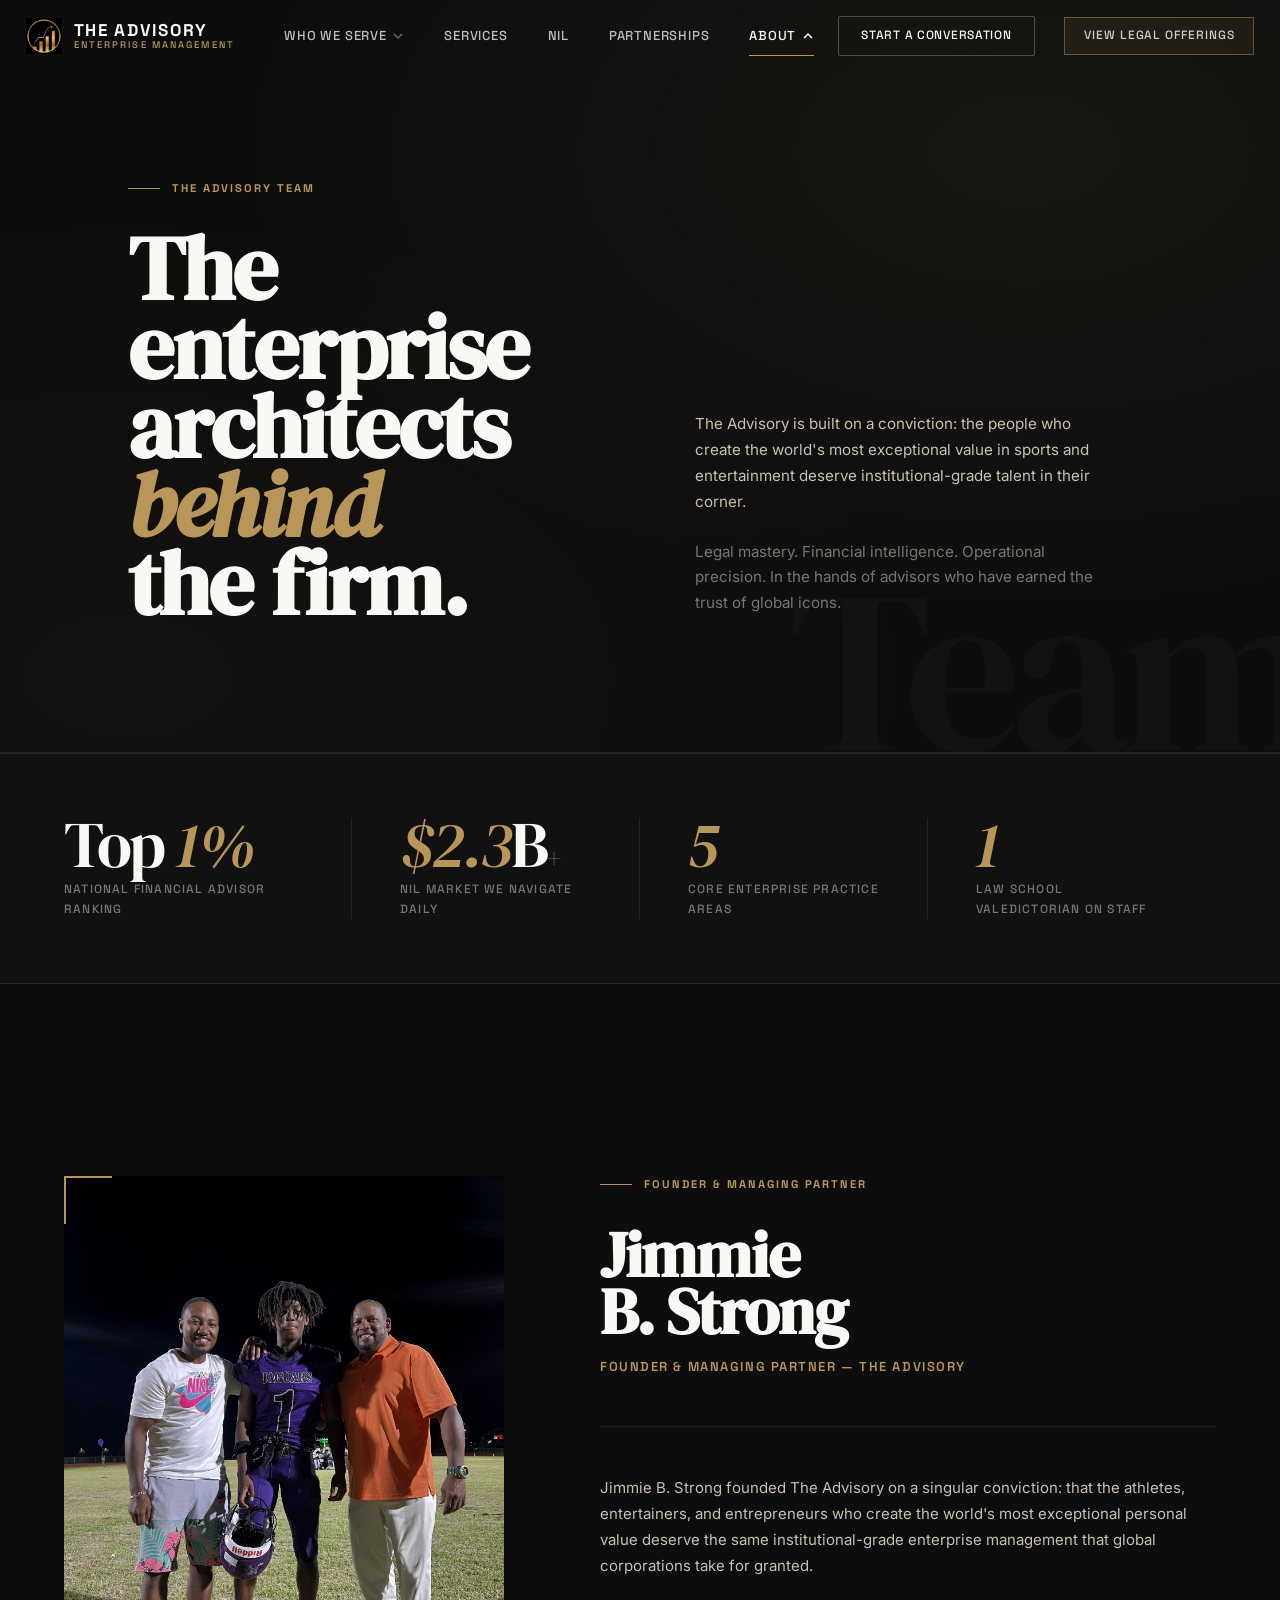
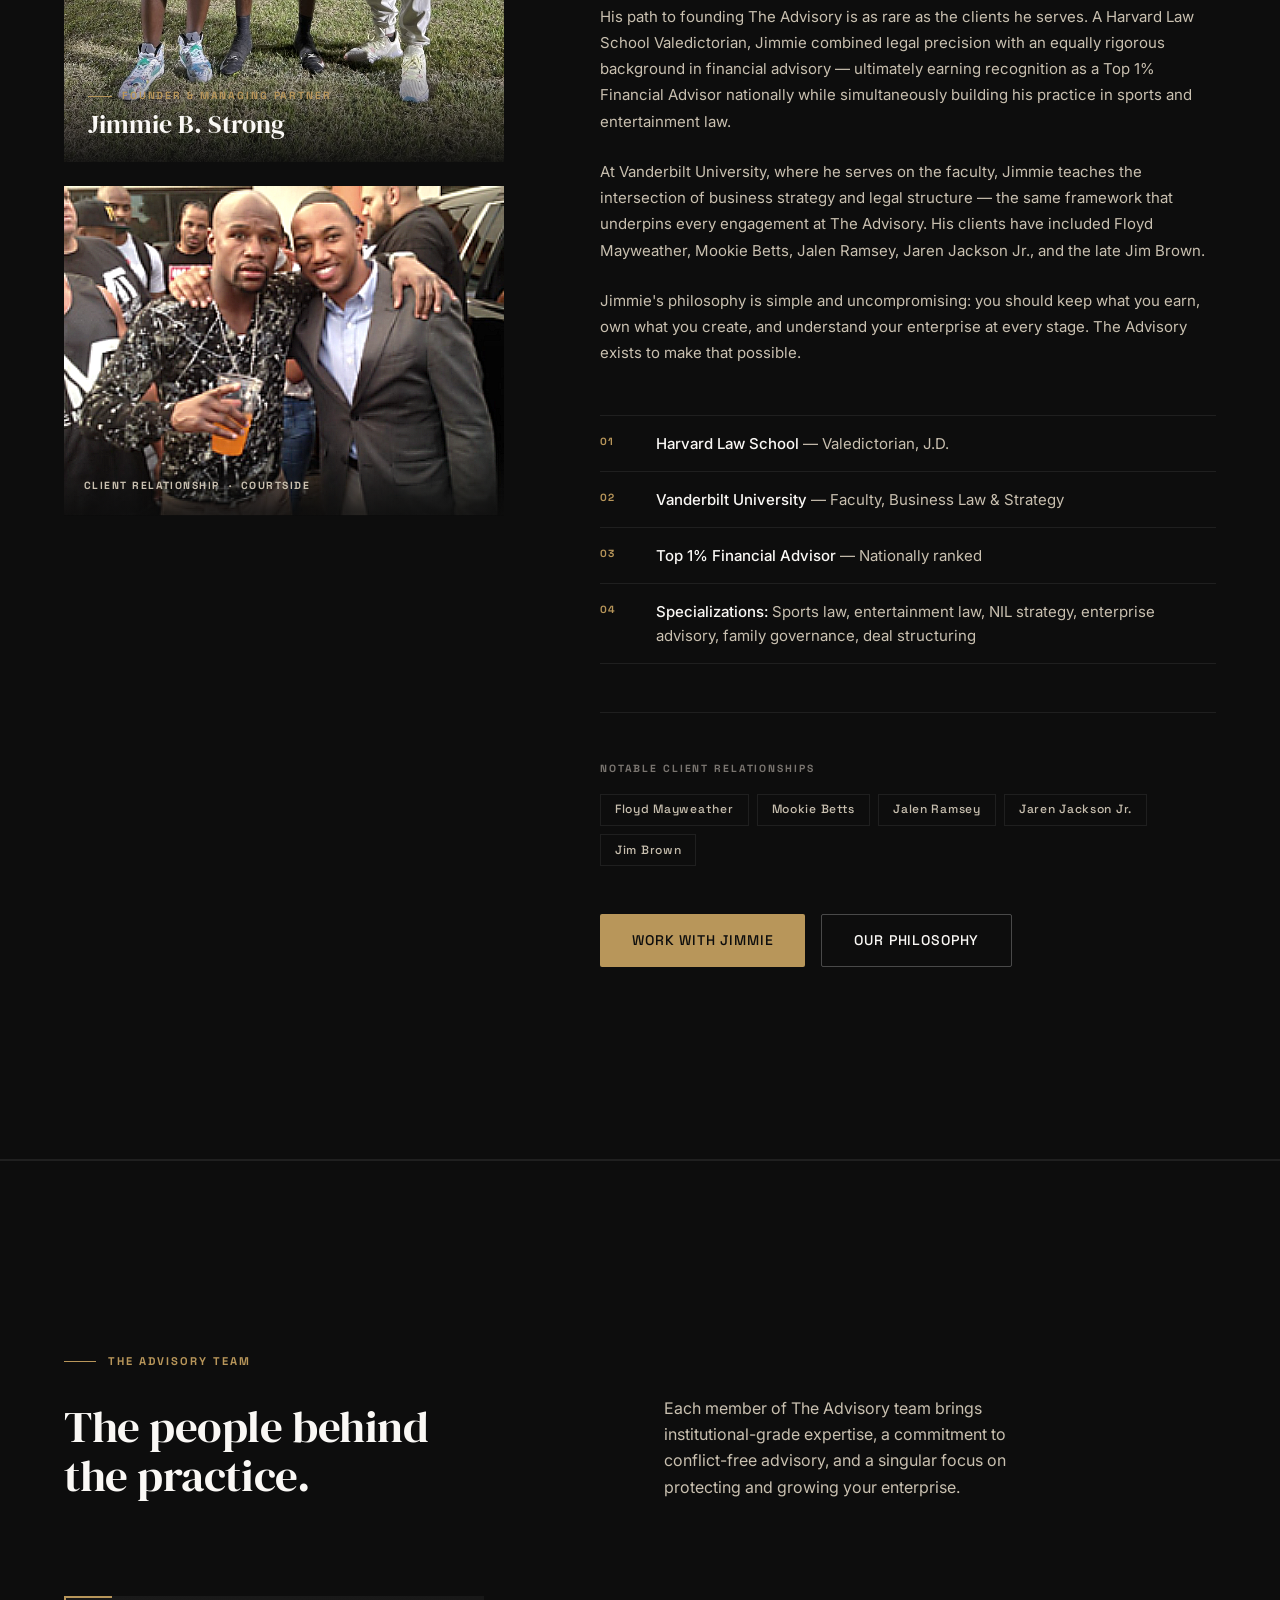
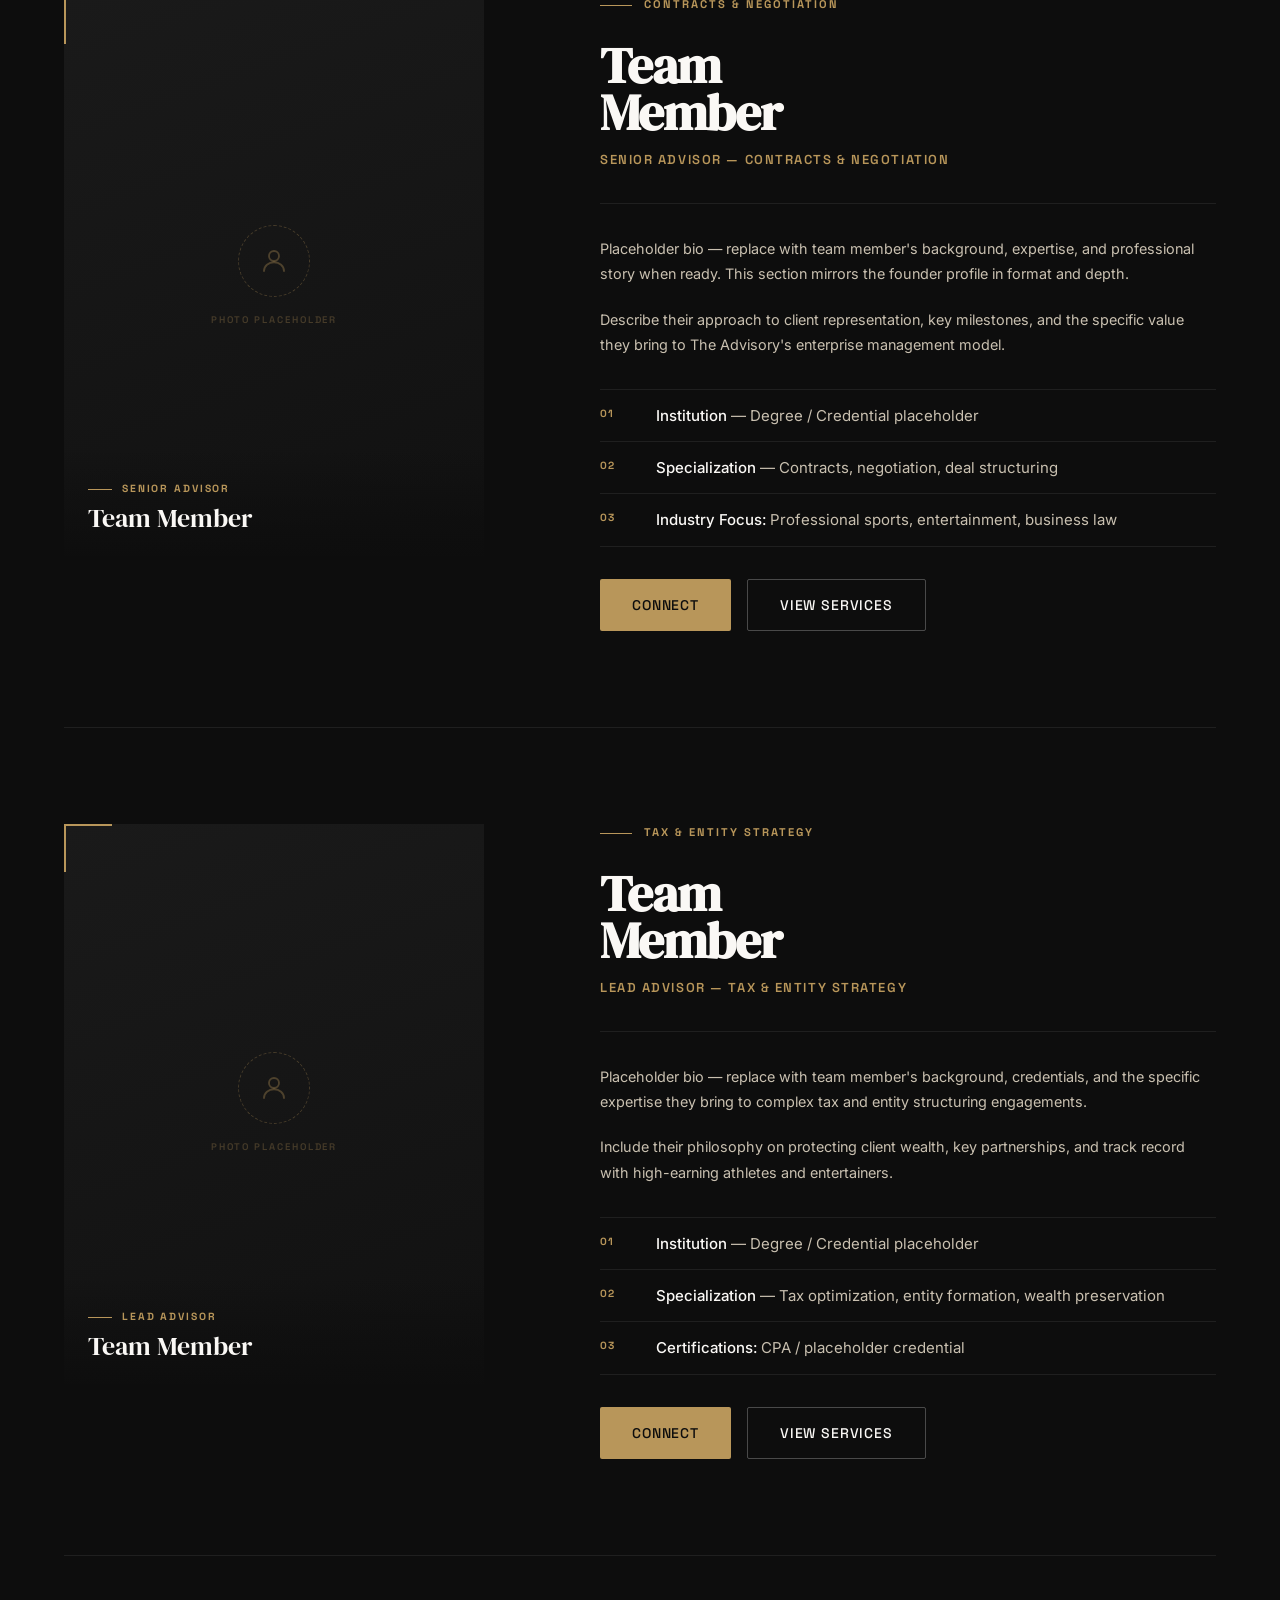
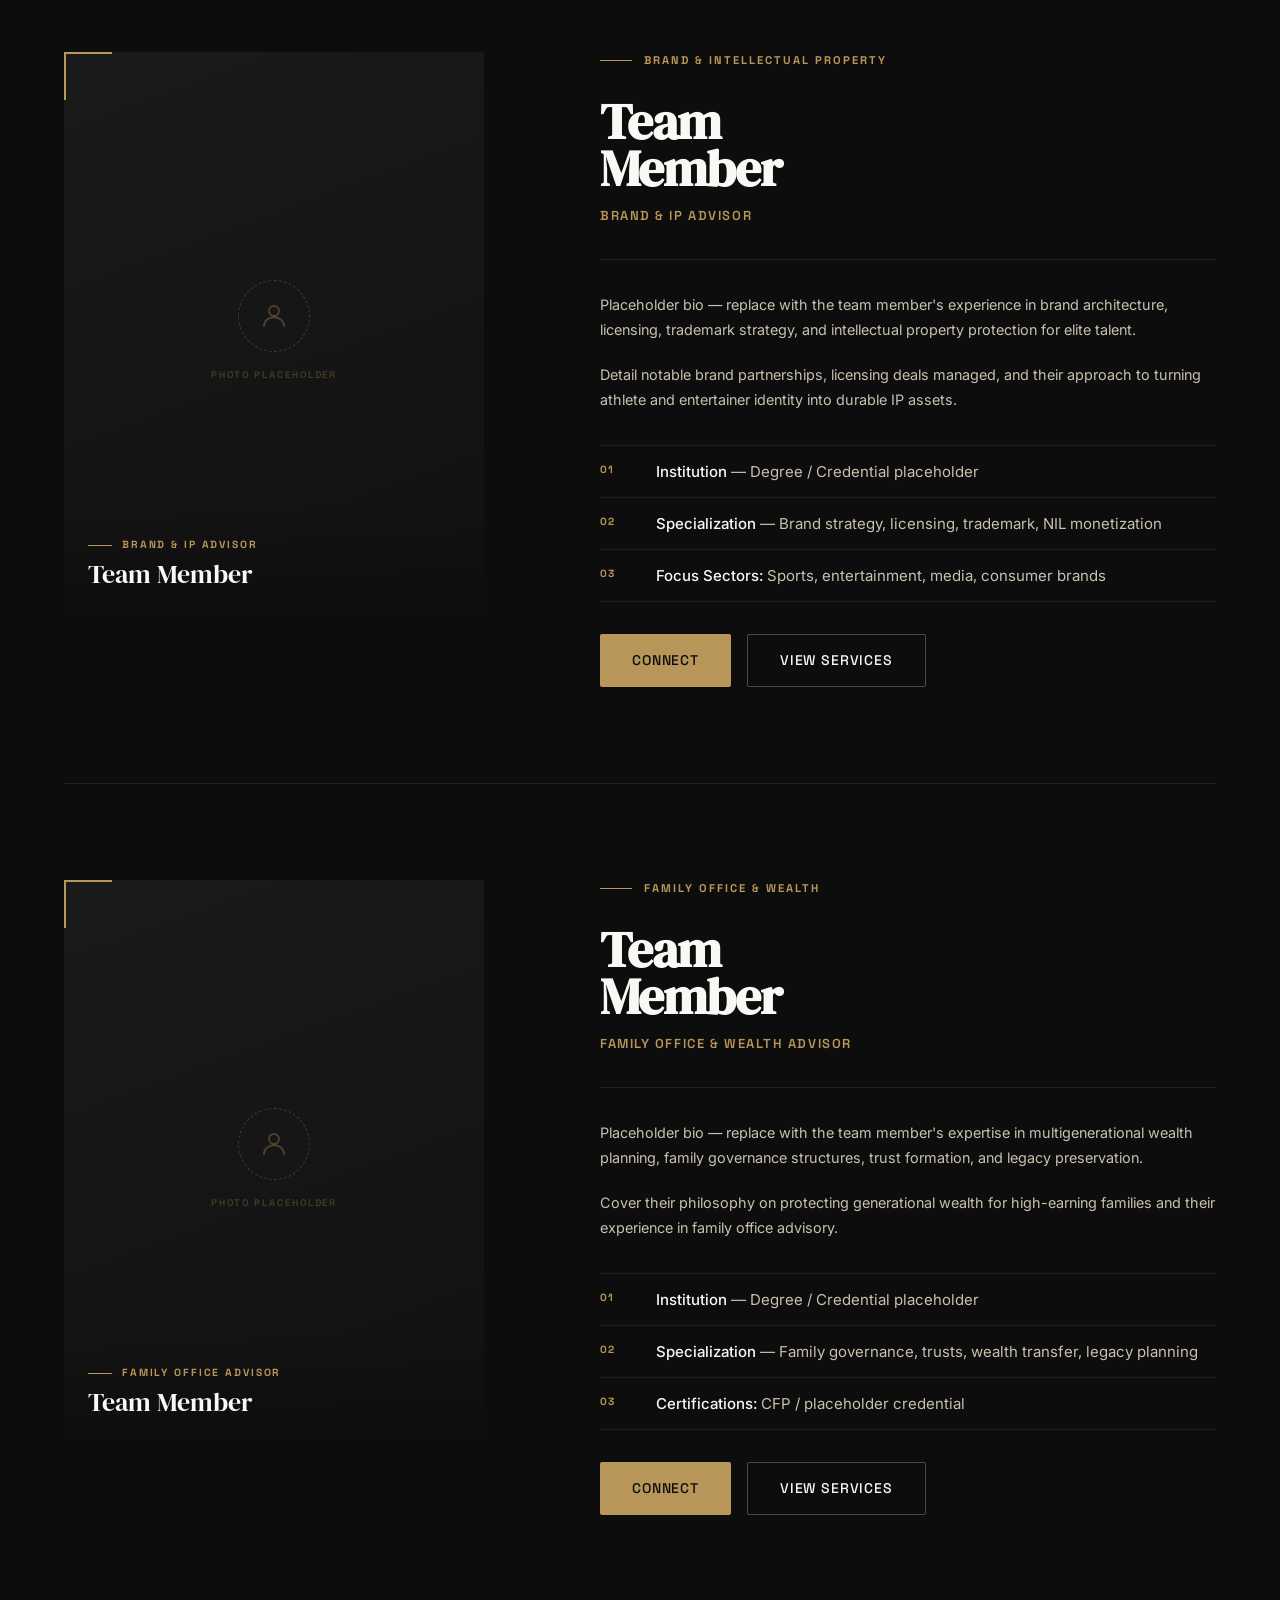
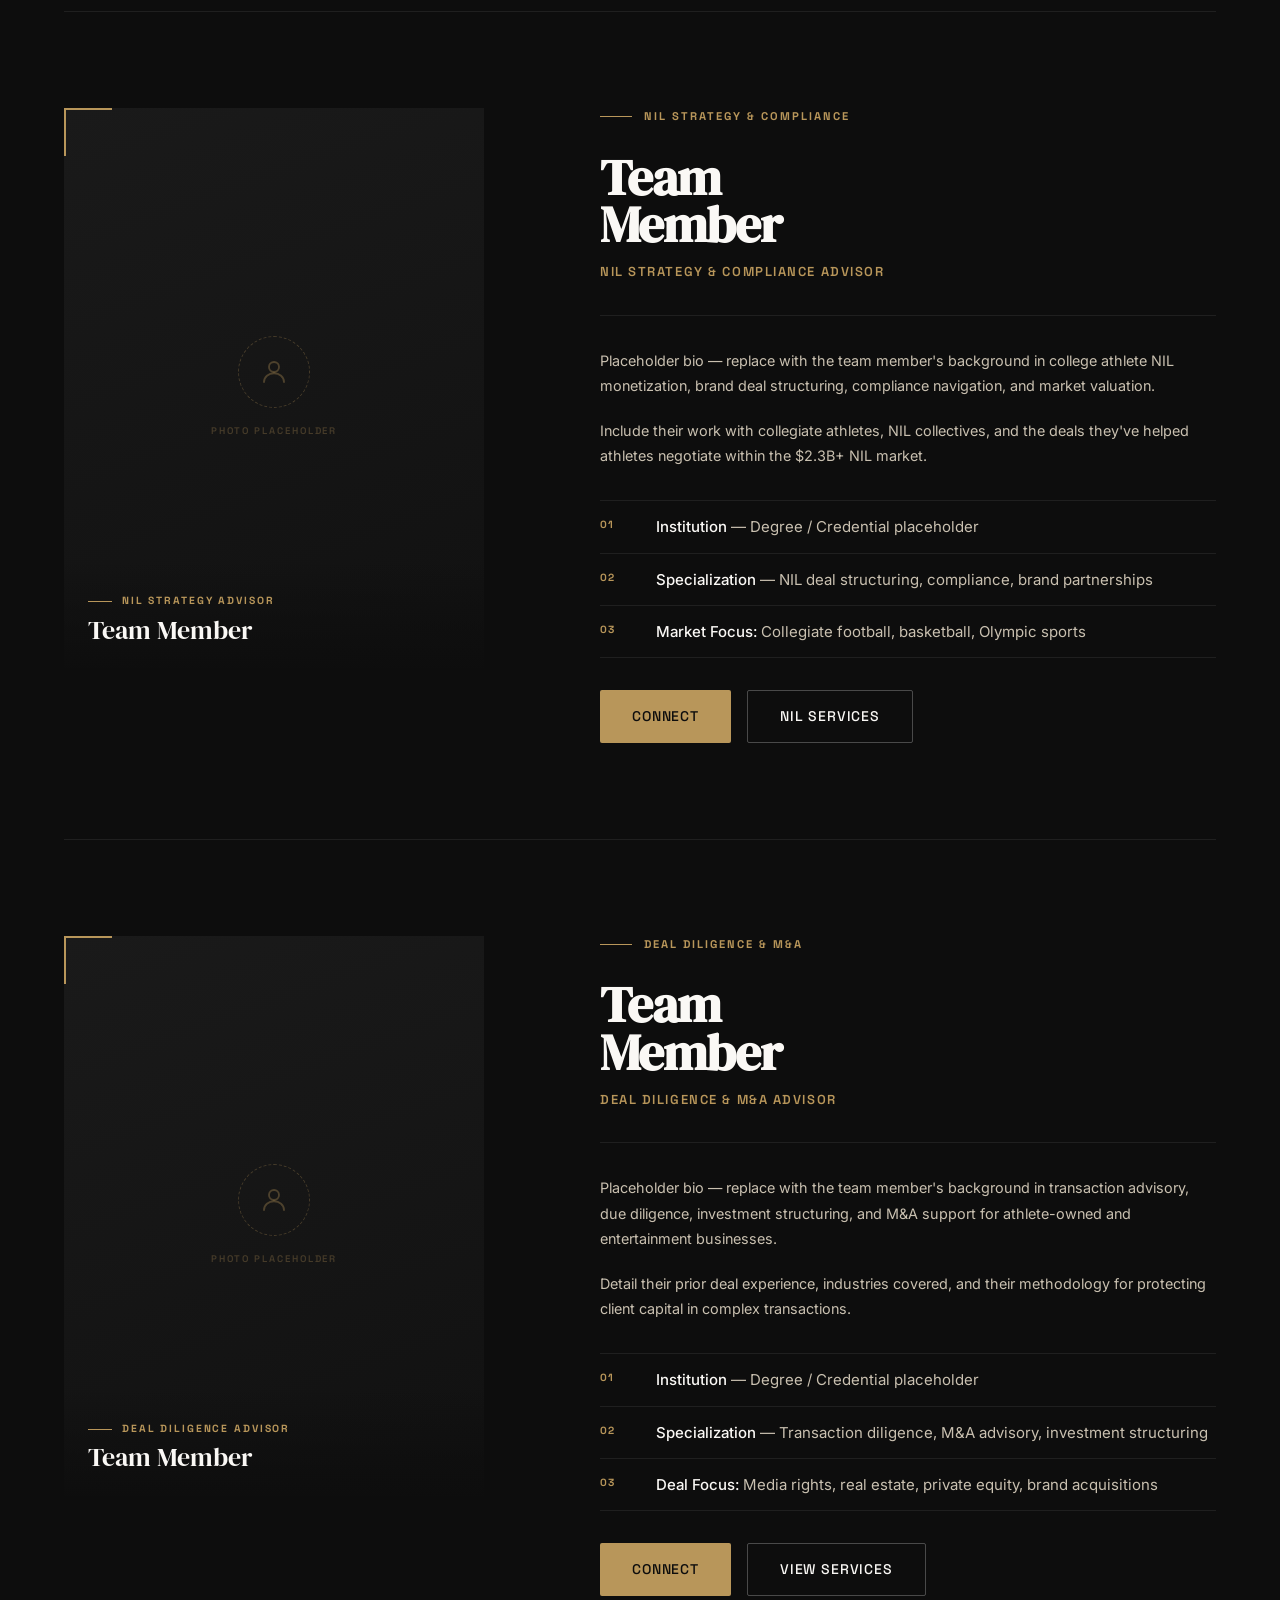
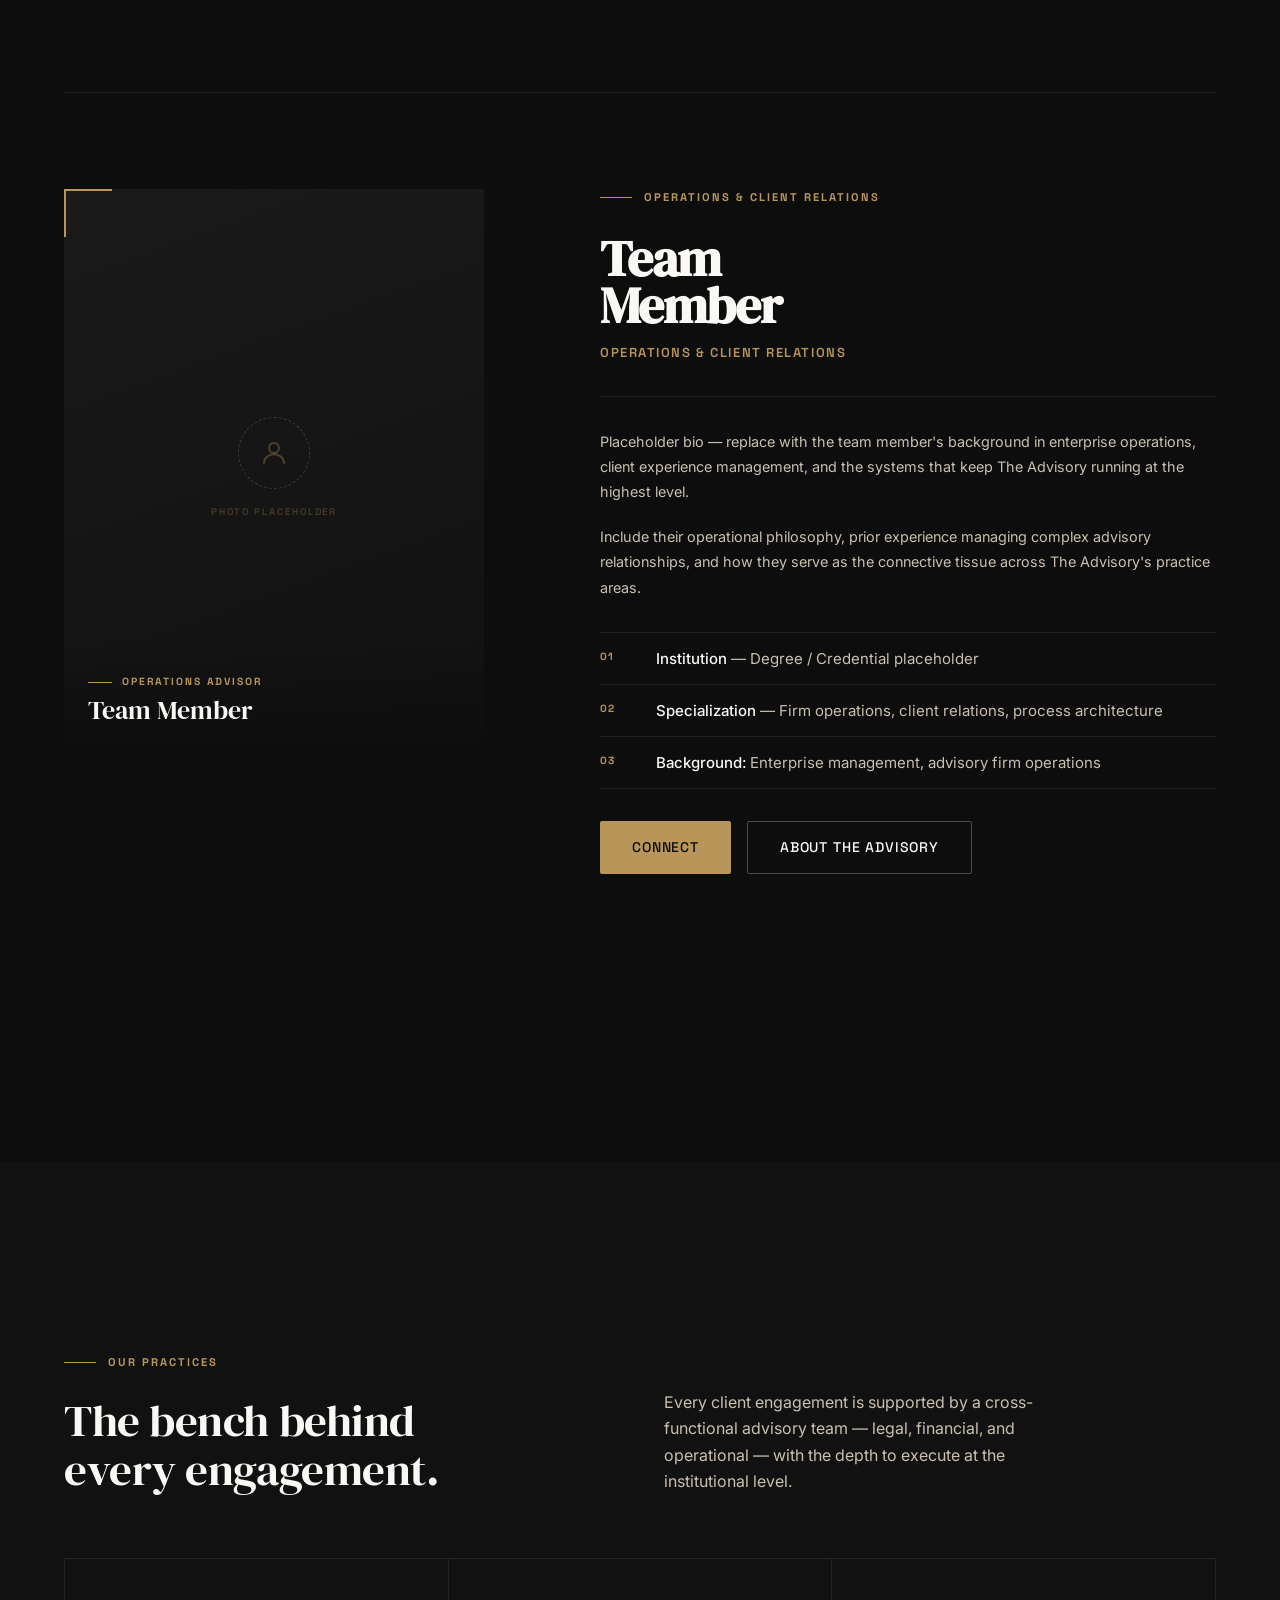
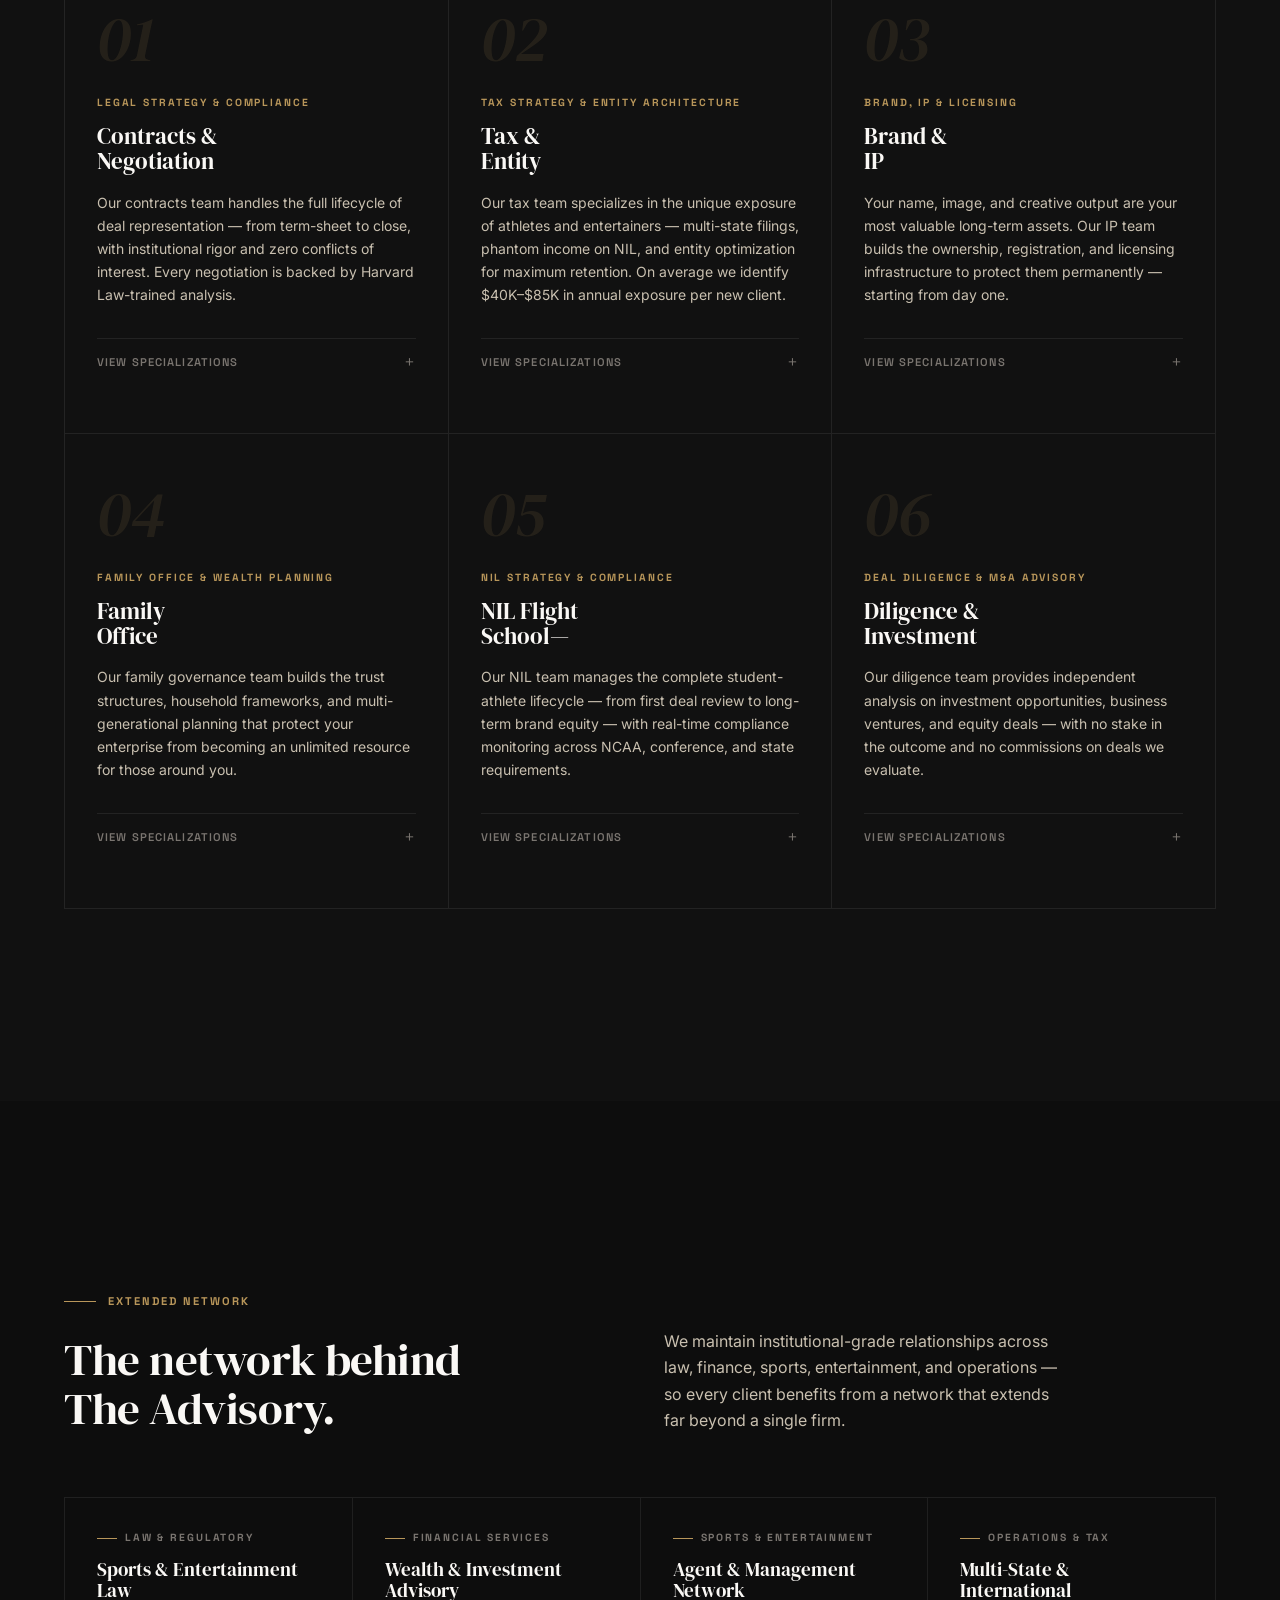
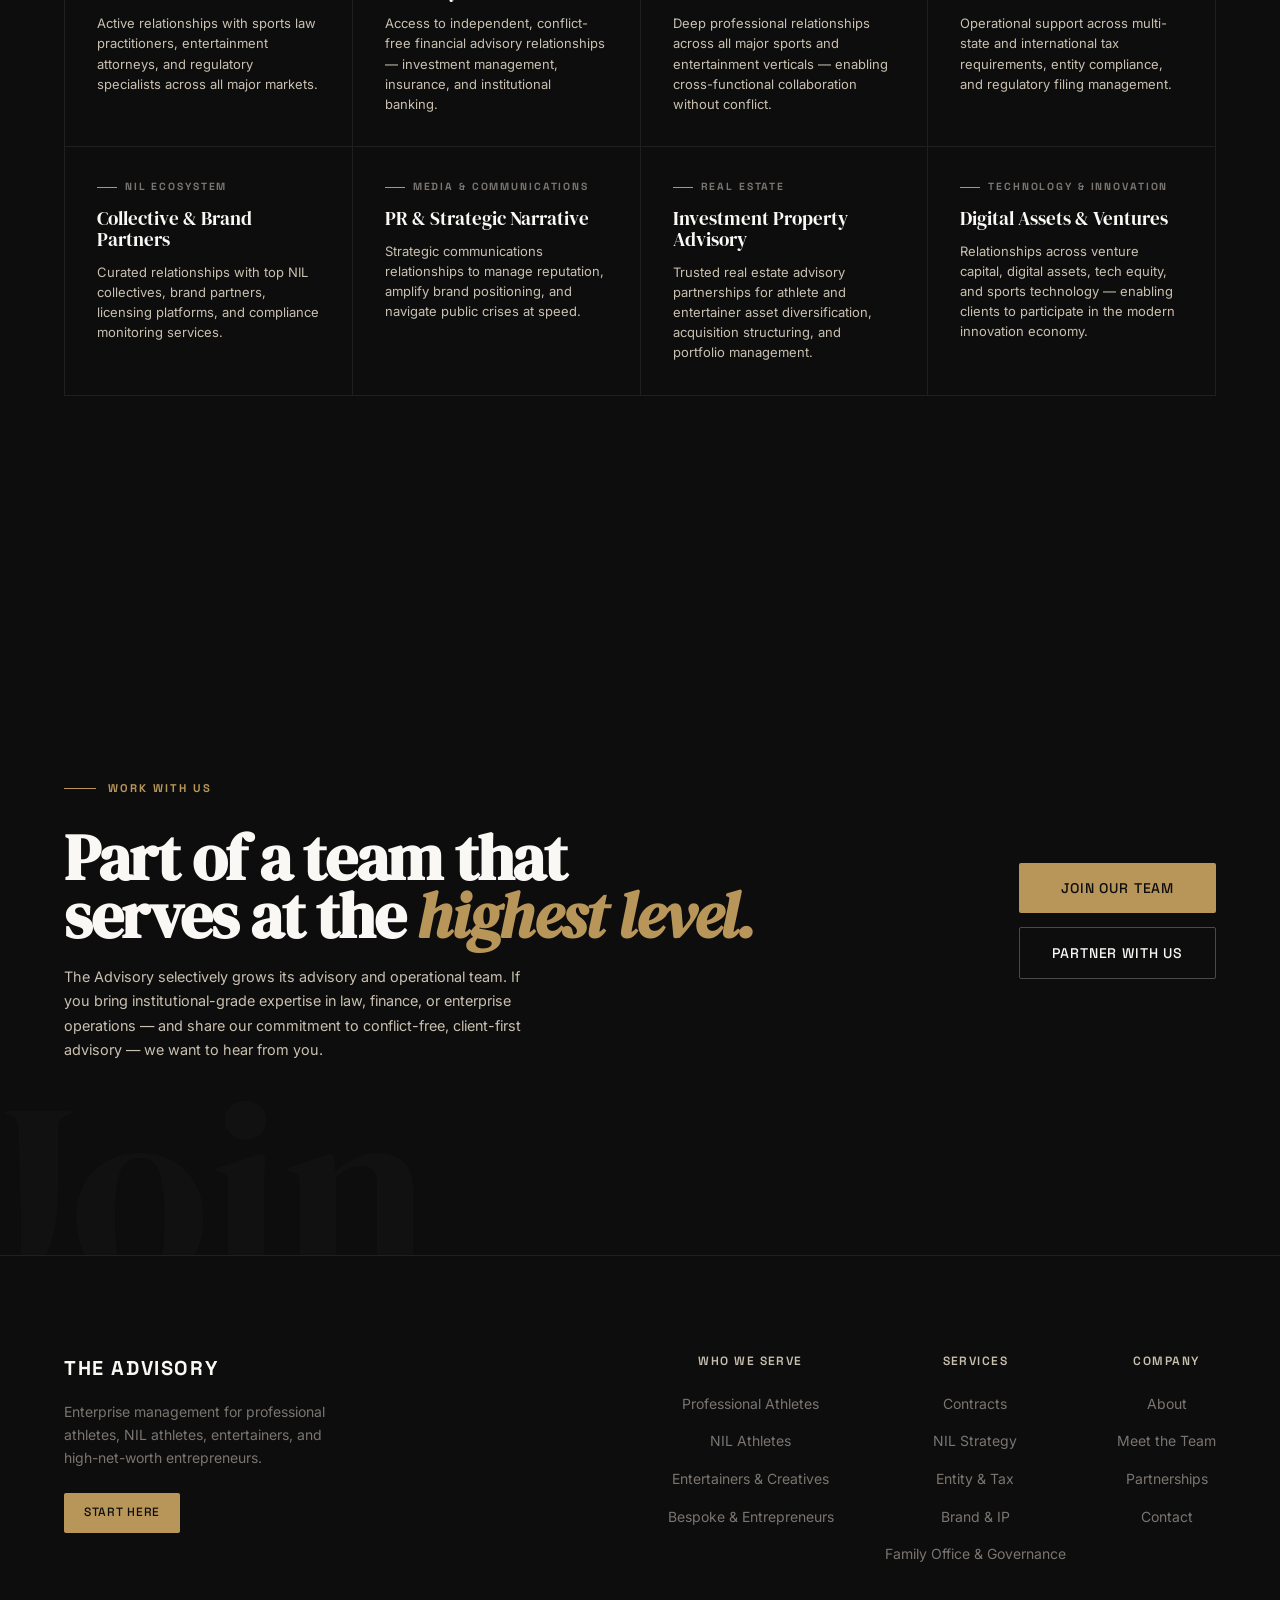
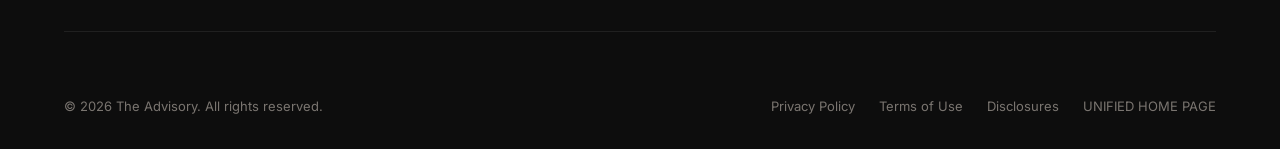
<file: team.html>
﻿<!DOCTYPE html>
<html lang="en">
<head>
  <meta charset="UTF-8">
  <meta name="viewport" content="width=device-width, initial-scale=1.0">
  <title>Meet the Team | The Advisory</title>
  <meta name="description" content="Meet the team behind The Advisory — led by Jimmie B. Strong, Harvard Law Valedictorian, Vanderbilt professor, and Top 1% Financial Advisor. Enterprise architects for athletes, entertainers, and entrepreneurs.">
  <link rel="stylesheet" href="css/design-system.css">
  <link rel="stylesheet" href="css/nav.css">
  <style>

    body { background-color: var(--near-black); }

    /* ============================================================
       TEAM HERO — editorial, oversized type
    ============================================================ */
    .team-hero {
      min-height: 72vh;
      display: flex;
      flex-direction: column;
      justify-content: flex-end;
      padding: 180px var(--container-padding) var(--space-8);
      position: relative;
      overflow: hidden;
      background-color: var(--near-black);
    }

    .team-hero-noise {
      position: absolute;
      inset: 0;
      background:
        radial-gradient(ellipse at 80% 20%, rgba(184,150,90,0.07) 0%, transparent 55%),
        radial-gradient(ellipse at 10% 90%, rgba(184,150,90,0.04) 0%, transparent 50%);
      pointer-events: none;
    }

    /* Large ghost text watermark */
    .team-hero-ghost {
      position: absolute;
      bottom: -2rem;
      right: -2rem;
      font-family: var(--font-display);
      font-size: clamp(8rem, 18vw, 22rem);
      font-weight: 400;
      letter-spacing: -0.04em;
      color: rgba(250,248,245,0.025);
      pointer-events: none;
      user-select: none;
      white-space: nowrap;
      line-height: 1;
    }

    .team-hero-content {
      position: relative;
      display: grid;
      grid-template-columns: 1.1fr 1fr;
      gap: var(--space-6);
      align-items: end;
    }

    .team-hero h1 {
      font-family: var(--font-display);
      font-size: clamp(3.5rem, 7vw, 9rem);
      line-height: 0.88;
      letter-spacing: -0.02em;
      color: var(--ivory);
    }

    .team-hero h1 em {
      font-style: italic;
      color: var(--gold);
    }

    .team-hero-intro {
      font-family: var(--font-body);
      font-size: clamp(0.95rem, 1.1vw, 1.0625rem);
      color: var(--stone);
      line-height: 1.7;
      max-width: 40ch;
    }

    /* Horizontal rule */
    .section-rule {
      border: none;
      height: 1px;
      background: var(--border-dark);
      margin: 0;
    }

    /* ============================================================
       FOUNDER FEATURE SECTION
    ============================================================ */
    .founder-section {
      background-color: var(--near-black);
      padding: var(--space-9) 0;
      border-bottom: 1px solid var(--border-dark);
    }

    .founder-layout {
      display: grid;
      grid-template-columns: 5fr 7fr;
      gap: var(--space-7);
      align-items: start;
    }

    /* Photo column */
    .founder-photo-col {
      position: sticky;
      top: 100px;
    }

    .founder-primary-img {
      position: relative;
      aspect-ratio: 3/4;
      overflow: hidden;
      background: var(--surface-dark);
      margin-bottom: var(--space-3);
    }

    .founder-primary-img img {
      width: 100%;
      height: 100%;
      object-fit: cover;
      filter: grayscale(10%) contrast(1.08);
      transition: filter 1.2s cubic-bezier(0.16,1,0.3,1),
                  transform 1.2s cubic-bezier(0.16,1,0.3,1);
    }

    .founder-primary-img:hover img {
      filter: grayscale(0%) contrast(1.03);
      transform: scale(1.02);
    }

    /* Gold corner accent */
    .founder-primary-img::before {
      content: '';
      position: absolute;
      top: 0; left: 0;
      width: 3rem; height: 3rem;
      border-top: 2px solid var(--gold);
      border-left: 2px solid var(--gold);
      z-index: 2;
    }

    .founder-img-tag {
      position: absolute;
      bottom: 0; left: 0; right: 0;
      padding: 2rem 1.5rem 1.5rem;
      background: linear-gradient(to top, rgba(13,13,13,0.92) 0%, transparent 100%);
      z-index: 2;
    }

    .founder-img-tag .label-track {
      display: flex;
      align-items: center;
      gap: 0.625rem;
      margin-bottom: 0.375rem;
    }

    .founder-img-tag .label-track span {
      font-family: var(--font-sans);
      font-size: 0.65rem;
      font-weight: 700;
      letter-spacing: 0.18em;
      text-transform: uppercase;
      color: var(--gold);
    }

    .founder-img-tag .label-track::before {
      content: '';
      display: block;
      width: 1.5rem;
      height: 1px;
      background: var(--gold);
      flex-shrink: 0;
    }

    .founder-img-tag .img-name {
      font-family: var(--font-display);
      font-size: clamp(1.5rem, 2vw, 2.25rem);
      color: var(--ivory);
      line-height: 1.1;
    }

    /* Secondary proof image */
    .founder-secondary-img {
      position: relative;
      aspect-ratio: 4/3;
      overflow: hidden;
      background: var(--surface-dark);
    }

    .founder-secondary-img img {
      width: 100%;
      height: 100%;
      object-fit: cover;
      filter: grayscale(20%) contrast(1.05);
      transition: filter 1.2s cubic-bezier(0.16,1,0.3,1),
                  transform 1.2s cubic-bezier(0.16,1,0.3,1);
    }

    .founder-secondary-img:hover img {
      filter: grayscale(0%) contrast(1.0);
      transform: scale(1.03);
    }

    .founder-secondary-caption {
      position: absolute;
      bottom: 0; left: 0; right: 0;
      padding: 1.25rem;
      background: linear-gradient(to top, rgba(13,13,13,0.88), transparent);
    }

    /* Bio column */
    .founder-bio-col {}

    .founder-eyebrow {
      display: flex;
      align-items: center;
      gap: 0.75rem;
      margin-bottom: 2rem;
    }

    .founder-eyebrow-line {
      width: 2rem;
      height: 1px;
      background: var(--gold);
    }

    .founder-eyebrow-text {
      font-family: var(--font-sans);
      font-size: 0.7rem;
      font-weight: 700;
      letter-spacing: 0.18em;
      text-transform: uppercase;
      color: var(--gold);
    }

    .founder-name {
      font-family: var(--font-display);
      font-size: clamp(3rem, 5vw, 6rem);
      line-height: 0.9;
      letter-spacing: -0.02em;
      color: var(--ivory);
      margin-bottom: 1rem;
    }

    .founder-title {
      font-family: var(--font-sans);
      font-size: 0.8125rem;
      font-weight: 600;
      letter-spacing: 0.12em;
      text-transform: uppercase;
      color: var(--gold);
      margin-bottom: var(--space-5);
      padding-bottom: var(--space-5);
      border-bottom: 1px solid var(--border-dark);
    }

    .founder-bio p {
      font-size: clamp(0.9375rem, 1.1vw, 1.0625rem);
      color: var(--stone);
      line-height: 1.75;
      margin-bottom: 1.5rem;
    }

    .founder-bio p:last-child { margin-bottom: 0; }

    /* Notable clients */
    .notable-clients {
      margin-top: var(--space-5);
      padding-top: var(--space-5);
      border-top: 1px solid var(--border-dark);
    }

    .notable-clients-label {
      font-family: var(--font-sans);
      font-size: 0.65rem;
      font-weight: 700;
      letter-spacing: 0.18em;
      text-transform: uppercase;
      color: var(--muted);
      margin-bottom: 1rem;
    }

    .clients-list {
      display: flex;
      flex-wrap: wrap;
      gap: 0.5rem;
    }

    .client-pill {
      font-family: var(--font-sans);
      font-size: 0.75rem;
      font-weight: 500;
      letter-spacing: 0.06em;
      color: var(--stone);
      border: 1px solid var(--border-dark);
      padding: 0.35rem 0.875rem;
      transition: border-color 0.3s, color 0.3s;
    }

    .client-pill:hover {
      border-color: var(--gold);
      color: var(--gold);
    }

    /* Credential strip */
    .credential-strip {
      margin-top: var(--space-5);
    }

    .cred-row {
      display: grid;
      grid-template-columns: 2.5rem 1fr;
      gap: 1rem;
      padding: 1rem 0;
      border-bottom: 1px solid var(--border-dark);
      align-items: start;
    }

    .cred-row:first-child { border-top: 1px solid var(--border-dark); }

    .cred-index {
      font-family: var(--font-sans);
      font-size: 0.65rem;
      font-weight: 700;
      color: var(--gold);
      letter-spacing: 0.08em;
      padding-top: 2px;
    }

    .cred-label {
      font-size: 0.9375rem;
      color: var(--stone);
      line-height: 1.55;
    }

    .cred-label strong {
      color: var(--ivory);
      font-weight: 500;
    }

    .founder-cta {
      margin-top: var(--space-5);
      display: flex;
      gap: var(--space-2);
      flex-wrap: wrap;
    }

    /* ============================================================
       TEAM MEMBERS — full Jimmie-matched layout
    ============================================================ */
    .members-section {
      background-color: var(--near-black);
      padding: var(--space-9) 0;
      border-top: 1px solid var(--border-dark);
    }

    /* Each member is a full two-column card, same as founder */
    .member-row {
      display: grid;
      grid-template-columns: 5fr 7fr;
      gap: var(--space-7);
      align-items: start;
      padding: var(--space-7) 0;
      border-bottom: 1px solid var(--border-dark);
    }

    .member-row:last-child { border-bottom: none; }

    /* Photo column */
    .member-photo-col { position: relative; }

    .member-primary-img {
      position: relative;
      aspect-ratio: 3/4;
      overflow: hidden;
      background: linear-gradient(160deg, #1a1a1a 0%, #111111 100%);
      max-height: 560px;
    }

    /* Gold corner accent — matches founder */
    .member-primary-img::before {
      content: '';
      position: absolute; top: 0; left: 0;
      width: 3rem; height: 3rem;
      border-top: 2px solid var(--gold);
      border-left: 2px solid var(--gold);
      z-index: 2;
    }

    /* Real photo when added — same treatment as founder */
    .member-primary-img img {
      width: 100%; height: 100%; object-fit: cover;
      filter: grayscale(10%) contrast(1.08);
      transition: filter 1.2s cubic-bezier(0.16,1,0.3,1),
                  transform 1.2s cubic-bezier(0.16,1,0.3,1);
    }

    .member-primary-img:hover img {
      filter: grayscale(0%) contrast(1.03);
      transform: scale(1.02);
    }

    /* Placeholder shown until photo is added */
    .member-img-placeholder {
      position: absolute; inset: 0;
      display: flex; flex-direction: column;
      align-items: center; justify-content: center; gap: 1rem;
    }

    .member-img-placeholder .ph-circle {
      width: 72px; height: 72px; border-radius: 50%;
      border: 1.5px dashed rgba(184,150,90,0.3);
      display: flex; align-items: center; justify-content: center;
    }

    .member-img-placeholder .ph-circle svg {
      width: 30px; height: 30px; stroke: rgba(184,150,90,0.35);
    }

    .member-img-placeholder .ph-text {
      font-family: var(--font-sans); font-size: 0.6rem; font-weight: 600;
      letter-spacing: 0.2em; text-transform: uppercase;
      color: rgba(184,150,90,0.3);
    }

    /* Caption bar at bottom of photo — matches founder */
    .member-img-tag {
      position: absolute; bottom: 0; left: 0; right: 0;
      padding: 2rem 1.5rem 1.5rem;
      background: linear-gradient(to top, rgba(13,13,13,0.92) 0%, transparent 100%);
      z-index: 2;
    }

    .member-img-tag .label-track {
      display: flex; align-items: center; gap: 0.625rem; margin-bottom: 0.375rem;
    }

    .member-img-tag .label-track::before {
      content: ''; display: block; width: 1.5rem; height: 1px;
      background: var(--gold); flex-shrink: 0;
    }

    .member-img-tag .label-track span {
      font-family: var(--font-sans); font-size: 0.65rem; font-weight: 700;
      letter-spacing: 0.18em; text-transform: uppercase; color: var(--gold);
    }

    .member-img-tag .img-name {
      font-family: var(--font-display);
      font-size: clamp(1.25rem, 2vw, 2rem);
      color: var(--ivory); line-height: 1.1;
    }

    /* Bio column */
    .member-bio-col {}

    .member-eyebrow {
      display: flex; align-items: center; gap: 0.75rem; margin-bottom: 1.75rem;
    }
    .member-eyebrow-line { width: 2rem; height: 1px; background: var(--gold); }
    .member-eyebrow-text {
      font-family: var(--font-sans); font-size: 0.7rem; font-weight: 700;
      letter-spacing: 0.18em; text-transform: uppercase; color: var(--gold);
    }

    .member-name {
      font-family: var(--font-display);
      font-size: clamp(2.25rem, 4vw, 4.5rem);
      line-height: 0.92; letter-spacing: -0.02em;
      color: var(--ivory); margin-bottom: 0.875rem;
    }

    .member-position {
      font-family: var(--font-sans); font-size: 0.8125rem; font-weight: 600;
      letter-spacing: 0.12em; text-transform: uppercase; color: var(--gold);
      margin-bottom: var(--space-4); padding-bottom: var(--space-4);
      border-bottom: 1px solid var(--border-dark);
    }

    .member-bio-text p {
      font-size: clamp(0.9rem, 1.05vw, 1rem);
      color: var(--stone); line-height: 1.75; margin-bottom: 1.25rem;
    }
    .member-bio-text p:last-child { margin-bottom: 0; }

    /* Credential strip — identical to founder's */
    .member-cred-strip { margin-top: var(--space-4); }
    .member-cred-row {
      display: grid; grid-template-columns: 2.5rem 1fr;
      gap: 1rem; padding: 0.875rem 0;
      border-bottom: 1px solid var(--border-dark); align-items: start;
    }
    .member-cred-row:first-child { border-top: 1px solid var(--border-dark); }

    .member-cred-index {
      font-family: var(--font-sans); font-size: 0.65rem; font-weight: 700;
      color: var(--gold); letter-spacing: 0.08em; padding-top: 2px;
    }
    .member-cred-label { font-size: 0.9375rem; color: var(--stone); line-height: 1.55; }
    .member-cred-label strong { color: var(--ivory); font-weight: 500; }

    /* CTA — same as founder */
    .member-cta {
      margin-top: var(--space-4);
      display: flex; gap: var(--space-2); flex-wrap: wrap;
    }

    @media (max-width: 1100px) {
      .member-row { grid-template-columns: 1fr 1.3fr; }
    }
    @media (max-width: 800px) {
      .member-row { grid-template-columns: 1fr; }
    }

    /* ============================================================
       PRACTICE TEAMS GRID
    ============================================================ */
    .practice-section {
      background-color: var(--charcoal);
      padding: var(--space-9) 0;
    }

    .section-header {
      display: grid;
      grid-template-columns: 1fr 1fr;
      gap: var(--space-5);
      align-items: end;
      margin-bottom: var(--space-6);
    }

    .section-header-left {}

    .practice-grid {
      display: grid;
      grid-template-columns: repeat(3, 1fr);
      gap: 0;
      border-top: 1px solid var(--border-dark);
      border-left: 1px solid var(--border-dark);
    }

    .practice-card {
      position: relative;
      border-right: 1px solid var(--border-dark);
      border-bottom: 1px solid var(--border-dark);
      padding: var(--space-5) var(--space-4);
      overflow: hidden;
      transition: background-color 0.4s cubic-bezier(0.16,1,0.3,1);
    }

    .practice-card::after {
      content: '';
      position: absolute;
      bottom: 0; left: 0; right: 0;
      height: 2px;
      background: var(--gold);
      transform: scaleX(0);
      transform-origin: left;
      transition: transform 0.4s cubic-bezier(0.16,1,0.3,1);
    }

    .practice-card:hover {
      background-color: rgba(184,150,90,0.03);
    }

    .practice-card:hover::after {
      transform: scaleX(1);
    }

    /* Large index number */
    .practice-num {
      font-family: var(--font-display);
      font-size: 4rem;
      color: rgba(184,150,90,0.12);
      line-height: 1;
      margin-bottom: var(--space-3);
      font-style: italic;
      transition: color 0.4s;
    }

    .practice-card:hover .practice-num {
      color: rgba(184,150,90,0.22);
    }

    .practice-tag {
      font-family: var(--font-sans);
      font-size: 0.65rem;
      font-weight: 700;
      letter-spacing: 0.18em;
      text-transform: uppercase;
      color: var(--gold);
      margin-bottom: 0.75rem;
    }

    .practice-name {
      font-family: var(--font-display);
      font-size: clamp(1.375rem, 1.8vw, 2rem);
      color: var(--ivory);
      line-height: 1.1;
      margin-bottom: 1rem;
      transition: color 0.3s;
    }

    .practice-card:hover .practice-name {
      color: var(--gold);
    }

    .practice-desc {
      font-size: 0.875rem;
      color: var(--stone);
      line-height: 1.65;
      margin-bottom: var(--space-4);
    }

    /* Specializations accordion */
    .spec-toggle {
      width: 100%;
      display: flex;
      align-items: center;
      justify-content: space-between;
      padding: 0.75rem 0;
      background: transparent;
      border: none;
      border-top: 1px solid var(--border-dark);
      font-family: var(--font-sans);
      font-size: 0.7rem;
      font-weight: 600;
      letter-spacing: 0.1em;
      text-transform: uppercase;
      color: var(--muted);
      cursor: pointer;
      transition: color 0.25s;
    }

    .spec-toggle:hover { color: var(--gold); }

    .spec-toggle .tog-icon {
      font-size: 1.1rem;
      font-weight: 300;
      transition: transform 0.35s cubic-bezier(0.16,1,0.3,1),
                  color 0.25s;
    }

    .spec-toggle.open .tog-icon {
      transform: rotate(45deg);
      color: var(--gold);
    }

    .spec-panel {
      max-height: 0;
      overflow: hidden;
      transition: max-height 0.55s cubic-bezier(0.16,1,0.3,1);
    }

    .spec-panel.open {
      max-height: 500px;
    }

    .spec-inner {
      padding: var(--space-3) 0;
      border-top: 1px solid rgba(184,150,90,0.12);
    }

    .spec-inner p {
      font-size: 0.8125rem;
      color: var(--stone);
      line-height: 1.65;
      margin-bottom: 0.75rem;
    }

    .spec-inner p:last-child { margin-bottom: 0; }

    /* ============================================================
       ADVISORY NETWORK SECTION
    ============================================================ */
    .network-section {
      background-color: var(--near-black);
      padding: var(--space-9) 0;
    }

    .network-grid {
      display: grid;
      grid-template-columns: repeat(4, 1fr);
      gap: 0;
      border-top: 1px solid var(--border-dark);
      border-left: 1px solid var(--border-dark);
      margin-top: var(--space-6);
    }

    .network-item {
      border-right: 1px solid var(--border-dark);
      border-bottom: 1px solid var(--border-dark);
      padding: var(--space-4);
      transition: background-color 0.35s;
    }

    .network-item:hover {
      background-color: rgba(255,255,255,0.015);
    }

    .network-item:hover .network-name {
      color: var(--gold);
    }

    .network-cat {
      font-family: var(--font-sans);
      font-size: 0.65rem;
      font-weight: 700;
      letter-spacing: 0.18em;
      text-transform: uppercase;
      color: var(--muted);
      margin-bottom: 0.75rem;
      display: flex;
      align-items: center;
      gap: 0.5rem;
    }

    .network-cat::before {
      content: '';
      display: block;
      width: 1.25rem;
      height: 1px;
      background: var(--gold);
      flex-shrink: 0;
    }

    .network-name {
      font-family: var(--font-display);
      font-size: clamp(1.1rem, 1.5vw, 1.5rem);
      color: var(--ivory);
      line-height: 1.1;
      margin-bottom: 0.75rem;
      transition: color 0.3s;
    }

    .network-desc {
      font-size: 0.8125rem;
      color: var(--stone);
      line-height: 1.55;
    }

    /* ============================================================
       STATS STRIP
    ============================================================ */
    .stats-strip {
      background: var(--charcoal);
      border-top: 1px solid var(--border-dark);
      border-bottom: 1px solid var(--border-dark);
      padding: var(--space-6) 0;
    }

    .stats-grid {
      display: grid;
      grid-template-columns: repeat(4, 1fr);
      gap: 0;
    }

    .stat-item {
      padding: 0 var(--space-5);
      border-right: 1px solid var(--border-dark);
    }

    .stat-item:first-child { padding-left: 0; }
    .stat-item:last-child { border-right: none; }

    .stat-num {
      font-family: var(--font-display);
      font-size: clamp(3rem, 5vw, 6rem);
      line-height: 0.85;
      letter-spacing: -0.03em;
      color: var(--ivory);
      margin-bottom: 0.5rem;
    }

    .stat-num em {
      font-style: italic;
      color: var(--gold);
    }

    .stat-label {
      font-family: var(--font-sans);
      font-size: 0.75rem;
      font-weight: 500;
      letter-spacing: 0.1em;
      text-transform: uppercase;
      color: var(--muted);
    }

    /* ============================================================
       JOIN / CTA SECTION
    ============================================================ */
    .team-cta-section {
      background: var(--near-black);
      padding: var(--space-9) 0;
      overflow: hidden;
      position: relative;
    }

    .team-cta-ghost {
      position: absolute;
      bottom: -4rem;
      left: -2rem;
      font-family: var(--font-display);
      font-size: clamp(8rem, 20vw, 28rem);
      line-height: 1;
      color: rgba(250,248,245,0.02);
      pointer-events: none;
      user-select: none;
      white-space: nowrap;
    }

    .team-cta-layout {
      position: relative;
      display: grid;
      grid-template-columns: 1fr auto;
      gap: var(--space-6);
      align-items: center;
    }

    .team-cta-headline {
      font-family: var(--font-display);
      font-size: clamp(2.5rem, 5vw, 6rem);
      line-height: 0.9;
      letter-spacing: -0.02em;
      color: var(--ivory);
      margin-bottom: 1.25rem;
    }

    .team-cta-headline em {
      font-style: italic;
      color: var(--gold);
    }

    .team-cta-body {
      font-size: clamp(0.9rem, 1.1vw, 1.0rem);
      color: var(--stone);
      line-height: 1.7;
      max-width: 52ch;
    }

    .team-cta-actions {
      display: flex;
      flex-direction: column;
      gap: 0.875rem;
      flex-shrink: 0;
    }

    /* ============================================================
       RESPONSIVE
    ============================================================ */
    @media (max-width: 1100px) {
      .founder-layout { grid-template-columns: 1fr 1.3fr; }
      .practice-grid { grid-template-columns: repeat(2, 1fr); }
      .network-grid { grid-template-columns: repeat(2, 1fr); }
      .stats-grid { grid-template-columns: repeat(2, 1fr); }
      .stat-item { padding: var(--space-3); border-right: none; border-bottom: 1px solid var(--border-dark); }
    }

    @media (max-width: 800px) {
      .team-hero-content { grid-template-columns: 1fr; }
      .founder-layout { grid-template-columns: 1fr; }
      .founder-photo-col { position: static; }
      .section-header { grid-template-columns: 1fr; }
      .practice-grid { grid-template-columns: 1fr; }
      .network-grid { grid-template-columns: 1fr; }
      .team-cta-layout { grid-template-columns: 1fr; }
      .team-cta-actions { flex-direction: row; flex-wrap: wrap; }
    }

    @media (max-width: 600px) {
      .stats-grid { grid-template-columns: 1fr 1fr; }
    }

  </style>
</head>
<body>

  <!-- ============================================================
       HEADER
  ============================================================ -->
  <header class="site-header" id="site-header">
    <div class="container header-inner">
      <a href="home.html" class="site-logo">
        <div class="logo-icon">
          <img src="images/social-proof-1.jpg" alt="The Advisory" width="32" height="32" onerror="this.style.display='none'">
        </div>
        <div class="logo-text">
          <span class="logo-name">The Advisory</span>
          <span class="logo-sub">Enterprise Management</span>
        </div>
      </a>
      <div class="header-center">
      <nav class="primary-nav">
        <ul>
          <li class="nav-item">
            <a href="#" class="nav-link">Who We Serve
              <svg class="chevron" viewBox="0 0 12 12" fill="none" stroke="currentColor" stroke-width="1.5"><path d="M2 4l4 4 4-4"/></svg>
            </a>
            <ul class="dropdown">
              <li class="dropdown-item"><a href="sports.html" class="dropdown-link">Professional Athletes</a></li>
              <li class="dropdown-item"><a href="nil.html" class="dropdown-link">NIL Athletes</a></li>
              <li class="dropdown-item"><a href="creatives.html" class="dropdown-link">Entertainers &amp; Creatives</a></li>
              <li class="dropdown-item"><a href="bespoke.html" class="dropdown-link">Bespoke &amp; Entrepreneurs</a></li>
            </ul>
          </li>
          <li class="nav-item"><a href="services.html" class="nav-link">Services</a></li>
          <li class="nav-item"><a href="nil.html" class="nav-link">NIL</a></li>
          <li class="nav-item"><a href="partnerships.html" class="nav-link">Partnerships</a></li>
          <li class="nav-item active">
            <a href="about.html" class="nav-link">About
              <svg class="chevron" viewBox="0 0 12 12" fill="none" stroke="currentColor" stroke-width="1.5"><path d="M2 4l4 4 4-4"/></svg>
            </a>
            <ul class="dropdown">
              <li class="dropdown-item"><a href="about.html" class="dropdown-link">About The Advisory</a></li>
              <li class="dropdown-item active"><a href="https://theadvisorypllc.com/attorneys" class="dropdown-link">Meet the Team</a></li>
            </ul>
          </li>
        </ul>
      </nav>
            <div class="header-cta">
        <a href="contact.html" class="btn btn--ghost">Start a Conversation</a>
      </div>
      </div>
      <a href="https://theadvisorypllc.com/" class="header-cta-link">View Legal Offerings</a>

      <button class="mobile-toggle" aria-label="Toggle menu">
        <span></span><span></span><span></span>
      </button>
    </div>
  </header>
  <div class="mobile-nav-overlay"></div>
  <nav class="mobile-nav">
    <ul>
      <li class="mobile-nav-item">
        <button class="mobile-nav-trigger" data-submenu="mt-serve">
          <span>Who We Serve</span>
          <svg class="m-chevron" viewBox="0 0 20 20" fill="none" stroke="currentColor" stroke-width="1.5"><path d="M5 8l5 5 5-5"/></svg>
        </button>
        <div class="mobile-submenu" id="mt-serve">
          <a href="sports.html" class="mobile-submenu-link">Professional Athletes</a>
          <a href="nil.html" class="mobile-submenu-link">NIL Athletes</a>
          <a href="creatives.html" class="mobile-submenu-link">Entertainers &amp; Creatives</a>
          <a href="bespoke.html" class="mobile-submenu-link">Bespoke &amp; Entrepreneurs</a>
        </div>
      </li>
      <li class="mobile-nav-item"><button class="mobile-nav-trigger"><a href="services.html">Services</a></button></li>
      <li class="mobile-nav-item"><button class="mobile-nav-trigger"><a href="nil.html">NIL</a></button></li>
      <li class="mobile-nav-item"><button class="mobile-nav-trigger"><a href="partnerships.html">Partnerships</a></button></li>
      <li class="mobile-nav-item">
        <button class="mobile-nav-trigger" data-submenu="mt-about">
          <span>About</span>
          <svg class="m-chevron" viewBox="0 0 20 20" fill="none" stroke="currentColor" stroke-width="1.5"><path d="M5 8l5 5 5-5"/></svg>
        </button>
        <div class="mobile-submenu" id="mt-about">
          <a href="about.html" class="mobile-submenu-link">About The Advisory</a>
          <a href="https://theadvisorypllc.com/attorneys" class="mobile-submenu-link">Meet the Team</a>
        </div>
      </li>
    </ul>
        <div class="mobile-nav-cta">
      <a href="contact.html" class="btn btn--primary">Start a Conversation</a>
      <a href="https://theadvisorypllc.com/" class="header-cta-link" style="text-align:center;display:block;padding:0.5rem 0;">View Legal Offerings</a>
    </div>
  </nav>

  <!-- ============================================================
       TEAM HERO
  ============================================================ -->
  <section class="team-hero">
    <div class="team-hero-noise"></div>
    <span class="team-hero-ghost" aria-hidden="true">Team</span>

    <div class="container">
      <div class="team-hero-content">
        <div class="reveal">
          <div style="display:flex;align-items:center;gap:0.75rem;margin-bottom:2rem;">
            <span style="display:block;width:2rem;height:1px;background:var(--gold);flex-shrink:0;"></span>
            <span style="font-family:var(--font-sans);font-size:0.7rem;font-weight:700;letter-spacing:0.18em;text-transform:uppercase;color:var(--gold);">The Advisory Team</span>
          </div>
          <h1>The enterprise<br>architects <em>behind</em><br>the firm.</h1>
        </div>

        <div class="reveal reveal-delay-2" style="align-self:end;padding-bottom:0.5rem;">
          <p class="team-hero-intro" style="margin-bottom:1.5rem;">
            The Advisory is built on a conviction: the people who create the world's most exceptional value
            in sports and entertainment deserve institutional-grade talent in their corner.
          </p>
          <p class="team-hero-intro" style="color:var(--muted);">
            Legal mastery. Financial intelligence. Operational precision. In the hands of advisors
            who have earned the trust of global icons.
          </p>
        </div>
      </div>
    </div>
  </section>

  <hr class="section-rule">

  <!-- ============================================================
       STATS STRIP
  ============================================================ -->
  <div class="stats-strip">
    <div class="container">
      <div class="stats-grid">
        <div class="stat-item reveal">
          <div class="stat-num">Top&nbsp;<em>1%</em></div>
          <div class="stat-label">National Financial Advisor Ranking</div>
        </div>
        <div class="stat-item reveal reveal-delay-1">
          <div class="stat-num"><em>$2.3</em>B<span style="font-size:clamp(1.5rem,2vw,2.5rem);font-style:normal;color:var(--muted)">+</span></div>
          <div class="stat-label">NIL Market We Navigate Daily</div>
        </div>
        <div class="stat-item reveal reveal-delay-2">
          <div class="stat-num"><em>5</em></div>
          <div class="stat-label">Core Enterprise Practice Areas</div>
        </div>
        <div class="stat-item reveal reveal-delay-3">
          <div class="stat-num"><em>1</em></div>
          <div class="stat-label">Law School Valedictorian on Staff</div>
        </div>
      </div>
    </div>
  </div>

  <!-- ============================================================
       FOUNDER FEATURE
  ============================================================ -->
  <section class="founder-section" id="founder">
    <div class="container">
      <div class="founder-layout">

        <!-- Photo column -->
        <div class="founder-photo-col reveal">
          <div class="founder-primary-img">
            <img src="images/social-proof-2.jpg"
                 alt="Jimmie B. Strong — Founder &amp; Managing Partner, The Advisory"
                 loading="lazy"
                 onerror="this.src='images/social-proof-2.jpg'">
            <div class="founder-img-tag">
              <div class="label-track">
                <span>Founder &amp; Managing Partner</span>
              </div>
              <div class="img-name">Jimmie B. Strong</div>
            </div>
          </div>

          <div class="founder-secondary-img">
            <img src="images/social-proof-3.jpg"
                 alt="The Advisory — Courtside with a client"
                 loading="lazy"
                 onerror="this.src='images/social-proof-3.jpg'">
            <div class="founder-secondary-caption">
              <span style="font-family:var(--font-sans);font-size:0.65rem;font-weight:700;letter-spacing:0.14em;text-transform:uppercase;color:var(--stone);">Client Relationship &nbsp;·&nbsp; Courtside</span>
            </div>
          </div>
        </div>

        <!-- Bio column -->
        <div class="founder-bio-col reveal reveal-delay-1">

          <div class="founder-eyebrow">
            <div class="founder-eyebrow-line"></div>
            <span class="founder-eyebrow-text">Founder &amp; Managing Partner</span>
          </div>

          <h2 class="founder-name">Jimmie<br>B. Strong</h2>
          <div class="founder-title">Founder &amp; Managing Partner — The Advisory</div>

          <div class="founder-bio">
            <p>
              Jimmie B. Strong founded The Advisory on a singular conviction: that the athletes,
              entertainers, and entrepreneurs who create the world's most exceptional personal value
              deserve the same institutional-grade enterprise management that global corporations
              take for granted.
            </p>
            <p>
              His path to founding The Advisory is as rare as the clients he serves. A Harvard Law
              School Valedictorian, Jimmie combined legal precision with an equally rigorous background
              in financial advisory — ultimately earning recognition as a Top 1% Financial Advisor
              nationally while simultaneously building his practice in sports and entertainment law.
            </p>
            <p>
              At Vanderbilt University, where he serves on the faculty, Jimmie teaches the intersection
              of business strategy and legal structure — the same framework that underpins every
              engagement at The Advisory. His clients have included Floyd Mayweather, Mookie Betts,
              Jalen Ramsey, Jaren Jackson Jr., and the late Jim Brown.
            </p>
            <p>
              Jimmie's philosophy is simple and uncompromising: you should keep what you earn,
              own what you create, and understand your enterprise at every stage.
              The Advisory exists to make that possible.
            </p>
          </div>

          <div class="credential-strip">
            <div class="cred-row">
              <div class="cred-index">01</div>
              <div class="cred-label"><strong>Harvard Law School</strong> — Valedictorian, J.D.</div>
            </div>
            <div class="cred-row">
              <div class="cred-index">02</div>
              <div class="cred-label"><strong>Vanderbilt University</strong> — Faculty, Business Law &amp; Strategy</div>
            </div>
            <div class="cred-row">
              <div class="cred-index">03</div>
              <div class="cred-label"><strong>Top 1% Financial Advisor</strong> — Nationally ranked</div>
            </div>
            <div class="cred-row">
              <div class="cred-index">04</div>
              <div class="cred-label"><strong>Specializations:</strong> Sports law, entertainment law, NIL strategy, enterprise advisory, family governance, deal structuring</div>
            </div>
          </div>

          <div class="notable-clients">
            <div class="notable-clients-label">Notable Client Relationships</div>
            <div class="clients-list">
              <span class="client-pill">Floyd Mayweather</span>
              <span class="client-pill">Mookie Betts</span>
              <span class="client-pill">Jalen Ramsey</span>
              <span class="client-pill">Jaren Jackson Jr.</span>
              <span class="client-pill">Jim Brown</span>
            </div>
          </div>

          <div class="founder-cta">
            <a href="contact.html" class="btn btn--primary">Work With Jimmie</a>
            <a href="about.html" class="btn btn--ghost">Our Philosophy</a>
          </div>

        </div>
      </div>
    </div>
  </section>

  <!-- ============================================================
       TEAM MEMBERS GRID
  ============================================================ -->
  <section class="members-section" id="team-members">
    <div class="container">

      <div class="reveal">
        <div style="display:flex;align-items:center;gap:0.75rem;margin-bottom:1.5rem;">
          <span style="display:block;width:2rem;height:1px;background:var(--gold);flex-shrink:0;"></span>
          <span style="font-family:var(--font-sans);font-size:0.7rem;font-weight:700;letter-spacing:0.18em;text-transform:uppercase;color:var(--gold);">The Advisory Team</span>
        </div>
        <div style="display:grid;grid-template-columns:1fr 1fr;gap:var(--space-5);align-items:end;margin-bottom:0;">
          <h2 class="display-md text-white">The people behind<br>the practice.</h2>
          <p class="body-md text-stone" style="max-width:40ch;">Each member of The Advisory team brings institutional-grade expertise, a commitment to conflict-free advisory, and a singular focus on protecting and growing your enterprise.</p>
        </div>
      </div>

      <!-- ---------------------------------------------------------
           MEMBER 1 — Contracts & Negotiation
      --------------------------------------------------------- -->
      <div class="member-row reveal">

        <!-- Photo column -->
        <div class="member-photo-col">
          <div class="member-primary-img">
            <!-- Drop a real <img> tag here when the photo is ready.
                 Example: <img src="images/team-member-1.jpg" alt="[Name]"> -->
            <div class="member-img-placeholder">
              <div class="ph-circle">
                <svg viewBox="0 0 24 24" fill="none" stroke-width="1.5" stroke-linecap="round" stroke-linejoin="round">
                  <circle cx="12" cy="8" r="4"/><path d="M4 20c0-4 3.6-7 8-7s8 3 8 7"/>
                </svg>
              </div>
              <span class="ph-text">Photo Placeholder</span>
            </div>
            <div class="member-img-tag">
              <div class="label-track"><span>Senior Advisor</span></div>
              <div class="img-name">Team Member</div>
            </div>
          </div>
        </div>

        <!-- Bio column -->
        <div class="member-bio-col reveal reveal-delay-1">
          <div class="member-eyebrow">
            <div class="member-eyebrow-line"></div>
            <span class="member-eyebrow-text">Contracts &amp; Negotiation</span>
          </div>
          <h3 class="member-name">Team<br>Member</h3>
          <div class="member-position">Senior Advisor — Contracts &amp; Negotiation</div>
          <div class="member-bio-text">
            <p>Placeholder bio — replace with team member's background, expertise, and professional story when ready. This section mirrors the founder profile in format and depth.</p>
            <p>Describe their approach to client representation, key milestones, and the specific value they bring to The Advisory's enterprise management model.</p>
          </div>
          <div class="member-cred-strip">
            <div class="member-cred-row">
              <div class="member-cred-index">01</div>
              <div class="member-cred-label"><strong>Institution</strong> — Degree / Credential placeholder</div>
            </div>
            <div class="member-cred-row">
              <div class="member-cred-index">02</div>
              <div class="member-cred-label"><strong>Specialization</strong> — Contracts, negotiation, deal structuring</div>
            </div>
            <div class="member-cred-row">
              <div class="member-cred-index">03</div>
              <div class="member-cred-label"><strong>Industry Focus:</strong> Professional sports, entertainment, business law</div>
            </div>
          </div>
          <div class="member-cta">
            <a href="contact.html" class="btn btn--primary">Connect</a>
            <a href="services.html" class="btn btn--ghost">View Services</a>
          </div>
        </div>
      </div>

      <!-- ---------------------------------------------------------
           MEMBER 2 — Tax & Entity Strategy
      --------------------------------------------------------- -->
      <div class="member-row reveal">
        <div class="member-photo-col">
          <div class="member-primary-img">
            <div class="member-img-placeholder">
              <div class="ph-circle">
                <svg viewBox="0 0 24 24" fill="none" stroke-width="1.5" stroke-linecap="round" stroke-linejoin="round">
                  <circle cx="12" cy="8" r="4"/><path d="M4 20c0-4 3.6-7 8-7s8 3 8 7"/>
                </svg>
              </div>
              <span class="ph-text">Photo Placeholder</span>
            </div>
            <div class="member-img-tag">
              <div class="label-track"><span>Lead Advisor</span></div>
              <div class="img-name">Team Member</div>
            </div>
          </div>
        </div>
        <div class="member-bio-col reveal reveal-delay-1">
          <div class="member-eyebrow">
            <div class="member-eyebrow-line"></div>
            <span class="member-eyebrow-text">Tax &amp; Entity Strategy</span>
          </div>
          <h3 class="member-name">Team<br>Member</h3>
          <div class="member-position">Lead Advisor — Tax &amp; Entity Strategy</div>
          <div class="member-bio-text">
            <p>Placeholder bio — replace with team member's background, credentials, and the specific expertise they bring to complex tax and entity structuring engagements.</p>
            <p>Include their philosophy on protecting client wealth, key partnerships, and track record with high-earning athletes and entertainers.</p>
          </div>
          <div class="member-cred-strip">
            <div class="member-cred-row">
              <div class="member-cred-index">01</div>
              <div class="member-cred-label"><strong>Institution</strong> — Degree / Credential placeholder</div>
            </div>
            <div class="member-cred-row">
              <div class="member-cred-index">02</div>
              <div class="member-cred-label"><strong>Specialization</strong> — Tax optimization, entity formation, wealth preservation</div>
            </div>
            <div class="member-cred-row">
              <div class="member-cred-index">03</div>
              <div class="member-cred-label"><strong>Certifications:</strong> CPA / placeholder credential</div>
            </div>
          </div>
          <div class="member-cta">
            <a href="contact.html" class="btn btn--primary">Connect</a>
            <a href="services.html" class="btn btn--ghost">View Services</a>
          </div>
        </div>
      </div>

      <!-- ---------------------------------------------------------
           MEMBER 3 — Brand & IP
      --------------------------------------------------------- -->
      <div class="member-row reveal">
        <div class="member-photo-col">
          <div class="member-primary-img">
            <div class="member-img-placeholder">
              <div class="ph-circle">
                <svg viewBox="0 0 24 24" fill="none" stroke-width="1.5" stroke-linecap="round" stroke-linejoin="round">
                  <circle cx="12" cy="8" r="4"/><path d="M4 20c0-4 3.6-7 8-7s8 3 8 7"/>
                </svg>
              </div>
              <span class="ph-text">Photo Placeholder</span>
            </div>
            <div class="member-img-tag">
              <div class="label-track"><span>Brand &amp; IP Advisor</span></div>
              <div class="img-name">Team Member</div>
            </div>
          </div>
        </div>
        <div class="member-bio-col reveal reveal-delay-1">
          <div class="member-eyebrow">
            <div class="member-eyebrow-line"></div>
            <span class="member-eyebrow-text">Brand &amp; Intellectual Property</span>
          </div>
          <h3 class="member-name">Team<br>Member</h3>
          <div class="member-position">Brand &amp; IP Advisor</div>
          <div class="member-bio-text">
            <p>Placeholder bio — replace with the team member's experience in brand architecture, licensing, trademark strategy, and intellectual property protection for elite talent.</p>
            <p>Detail notable brand partnerships, licensing deals managed, and their approach to turning athlete and entertainer identity into durable IP assets.</p>
          </div>
          <div class="member-cred-strip">
            <div class="member-cred-row">
              <div class="member-cred-index">01</div>
              <div class="member-cred-label"><strong>Institution</strong> — Degree / Credential placeholder</div>
            </div>
            <div class="member-cred-row">
              <div class="member-cred-index">02</div>
              <div class="member-cred-label"><strong>Specialization</strong> — Brand strategy, licensing, trademark, NIL monetization</div>
            </div>
            <div class="member-cred-row">
              <div class="member-cred-index">03</div>
              <div class="member-cred-label"><strong>Focus Sectors:</strong> Sports, entertainment, media, consumer brands</div>
            </div>
          </div>
          <div class="member-cta">
            <a href="contact.html" class="btn btn--primary">Connect</a>
            <a href="services.html" class="btn btn--ghost">View Services</a>
          </div>
        </div>
      </div>

      <!-- ---------------------------------------------------------
           MEMBER 4 — Family Office & Wealth
      --------------------------------------------------------- -->
      <div class="member-row reveal">
        <div class="member-photo-col">
          <div class="member-primary-img">
            <div class="member-img-placeholder">
              <div class="ph-circle">
                <svg viewBox="0 0 24 24" fill="none" stroke-width="1.5" stroke-linecap="round" stroke-linejoin="round">
                  <circle cx="12" cy="8" r="4"/><path d="M4 20c0-4 3.6-7 8-7s8 3 8 7"/>
                </svg>
              </div>
              <span class="ph-text">Photo Placeholder</span>
            </div>
            <div class="member-img-tag">
              <div class="label-track"><span>Family Office Advisor</span></div>
              <div class="img-name">Team Member</div>
            </div>
          </div>
        </div>
        <div class="member-bio-col reveal reveal-delay-1">
          <div class="member-eyebrow">
            <div class="member-eyebrow-line"></div>
            <span class="member-eyebrow-text">Family Office &amp; Wealth</span>
          </div>
          <h3 class="member-name">Team<br>Member</h3>
          <div class="member-position">Family Office &amp; Wealth Advisor</div>
          <div class="member-bio-text">
            <p>Placeholder bio — replace with the team member's expertise in multigenerational wealth planning, family governance structures, trust formation, and legacy preservation.</p>
            <p>Cover their philosophy on protecting generational wealth for high-earning families and their experience in family office advisory.</p>
          </div>
          <div class="member-cred-strip">
            <div class="member-cred-row">
              <div class="member-cred-index">01</div>
              <div class="member-cred-label"><strong>Institution</strong> — Degree / Credential placeholder</div>
            </div>
            <div class="member-cred-row">
              <div class="member-cred-index">02</div>
              <div class="member-cred-label"><strong>Specialization</strong> — Family governance, trusts, wealth transfer, legacy planning</div>
            </div>
            <div class="member-cred-row">
              <div class="member-cred-index">03</div>
              <div class="member-cred-label"><strong>Certifications:</strong> CFP / placeholder credential</div>
            </div>
          </div>
          <div class="member-cta">
            <a href="contact.html" class="btn btn--primary">Connect</a>
            <a href="services.html" class="btn btn--ghost">View Services</a>
          </div>
        </div>
      </div>

      <!-- ---------------------------------------------------------
           MEMBER 5 — NIL Strategy & Compliance
      --------------------------------------------------------- -->
      <div class="member-row reveal">
        <div class="member-photo-col">
          <div class="member-primary-img">
            <div class="member-img-placeholder">
              <div class="ph-circle">
                <svg viewBox="0 0 24 24" fill="none" stroke-width="1.5" stroke-linecap="round" stroke-linejoin="round">
                  <circle cx="12" cy="8" r="4"/><path d="M4 20c0-4 3.6-7 8-7s8 3 8 7"/>
                </svg>
              </div>
              <span class="ph-text">Photo Placeholder</span>
            </div>
            <div class="member-img-tag">
              <div class="label-track"><span>NIL Strategy Advisor</span></div>
              <div class="img-name">Team Member</div>
            </div>
          </div>
        </div>
        <div class="member-bio-col reveal reveal-delay-1">
          <div class="member-eyebrow">
            <div class="member-eyebrow-line"></div>
            <span class="member-eyebrow-text">NIL Strategy &amp; Compliance</span>
          </div>
          <h3 class="member-name">Team<br>Member</h3>
          <div class="member-position">NIL Strategy &amp; Compliance Advisor</div>
          <div class="member-bio-text">
            <p>Placeholder bio — replace with the team member's background in college athlete NIL monetization, brand deal structuring, compliance navigation, and market valuation.</p>
            <p>Include their work with collegiate athletes, NIL collectives, and the deals they've helped athletes negotiate within the $2.3B+ NIL market.</p>
          </div>
          <div class="member-cred-strip">
            <div class="member-cred-row">
              <div class="member-cred-index">01</div>
              <div class="member-cred-label"><strong>Institution</strong> — Degree / Credential placeholder</div>
            </div>
            <div class="member-cred-row">
              <div class="member-cred-index">02</div>
              <div class="member-cred-label"><strong>Specialization</strong> — NIL deal structuring, compliance, brand partnerships</div>
            </div>
            <div class="member-cred-row">
              <div class="member-cred-index">03</div>
              <div class="member-cred-label"><strong>Market Focus:</strong> Collegiate football, basketball, Olympic sports</div>
            </div>
          </div>
          <div class="member-cta">
            <a href="contact.html" class="btn btn--primary">Connect</a>
            <a href="nil.html" class="btn btn--ghost">NIL Services</a>
          </div>
        </div>
      </div>

      <!-- ---------------------------------------------------------
           MEMBER 6 — Deal Diligence & M&A
      --------------------------------------------------------- -->
      <div class="member-row reveal">
        <div class="member-photo-col">
          <div class="member-primary-img">
            <div class="member-img-placeholder">
              <div class="ph-circle">
                <svg viewBox="0 0 24 24" fill="none" stroke-width="1.5" stroke-linecap="round" stroke-linejoin="round">
                  <circle cx="12" cy="8" r="4"/><path d="M4 20c0-4 3.6-7 8-7s8 3 8 7"/>
                </svg>
              </div>
              <span class="ph-text">Photo Placeholder</span>
            </div>
            <div class="member-img-tag">
              <div class="label-track"><span>Deal Diligence Advisor</span></div>
              <div class="img-name">Team Member</div>
            </div>
          </div>
        </div>
        <div class="member-bio-col reveal reveal-delay-1">
          <div class="member-eyebrow">
            <div class="member-eyebrow-line"></div>
            <span class="member-eyebrow-text">Deal Diligence &amp; M&amp;A</span>
          </div>
          <h3 class="member-name">Team<br>Member</h3>
          <div class="member-position">Deal Diligence &amp; M&amp;A Advisor</div>
          <div class="member-bio-text">
            <p>Placeholder bio — replace with the team member's background in transaction advisory, due diligence, investment structuring, and M&amp;A support for athlete-owned and entertainment businesses.</p>
            <p>Detail their prior deal experience, industries covered, and their methodology for protecting client capital in complex transactions.</p>
          </div>
          <div class="member-cred-strip">
            <div class="member-cred-row">
              <div class="member-cred-index">01</div>
              <div class="member-cred-label"><strong>Institution</strong> — Degree / Credential placeholder</div>
            </div>
            <div class="member-cred-row">
              <div class="member-cred-index">02</div>
              <div class="member-cred-label"><strong>Specialization</strong> — Transaction diligence, M&amp;A advisory, investment structuring</div>
            </div>
            <div class="member-cred-row">
              <div class="member-cred-index">03</div>
              <div class="member-cred-label"><strong>Deal Focus:</strong> Media rights, real estate, private equity, brand acquisitions</div>
            </div>
          </div>
          <div class="member-cta">
            <a href="contact.html" class="btn btn--primary">Connect</a>
            <a href="services.html" class="btn btn--ghost">View Services</a>
          </div>
        </div>
      </div>

      <!-- ---------------------------------------------------------
           MEMBER 7 — Operations & Client Relations
      --------------------------------------------------------- -->
      <div class="member-row reveal">
        <div class="member-photo-col">
          <div class="member-primary-img">
            <div class="member-img-placeholder">
              <div class="ph-circle">
                <svg viewBox="0 0 24 24" fill="none" stroke-width="1.5" stroke-linecap="round" stroke-linejoin="round">
                  <circle cx="12" cy="8" r="4"/><path d="M4 20c0-4 3.6-7 8-7s8 3 8 7"/>
                </svg>
              </div>
              <span class="ph-text">Photo Placeholder</span>
            </div>
            <div class="member-img-tag">
              <div class="label-track"><span>Operations Advisor</span></div>
              <div class="img-name">Team Member</div>
            </div>
          </div>
        </div>
        <div class="member-bio-col reveal reveal-delay-1">
          <div class="member-eyebrow">
            <div class="member-eyebrow-line"></div>
            <span class="member-eyebrow-text">Operations &amp; Client Relations</span>
          </div>
          <h3 class="member-name">Team<br>Member</h3>
          <div class="member-position">Operations &amp; Client Relations</div>
          <div class="member-bio-text">
            <p>Placeholder bio — replace with the team member's background in enterprise operations, client experience management, and the systems that keep The Advisory running at the highest level.</p>
            <p>Include their operational philosophy, prior experience managing complex advisory relationships, and how they serve as the connective tissue across The Advisory's practice areas.</p>
          </div>
          <div class="member-cred-strip">
            <div class="member-cred-row">
              <div class="member-cred-index">01</div>
              <div class="member-cred-label"><strong>Institution</strong> — Degree / Credential placeholder</div>
            </div>
            <div class="member-cred-row">
              <div class="member-cred-index">02</div>
              <div class="member-cred-label"><strong>Specialization</strong> — Firm operations, client relations, process architecture</div>
            </div>
            <div class="member-cred-row">
              <div class="member-cred-index">03</div>
              <div class="member-cred-label"><strong>Background:</strong> Enterprise management, advisory firm operations</div>
            </div>
          </div>
          <div class="member-cta">
            <a href="contact.html" class="btn btn--primary">Connect</a>
            <a href="about.html" class="btn btn--ghost">About The Advisory</a>
          </div>
        </div>
      </div>

    </div>
  </section>

  <!-- ============================================================
       PRACTICE TEAMS
  ============================================================ -->
  <section class="practice-section" id="practices">
    <div class="container">

      <div class="section-header reveal">
        <div class="section-header-left">
          <div style="display:flex;align-items:center;gap:0.75rem;margin-bottom:1.5rem;">
            <span style="display:block;width:2rem;height:1px;background:var(--gold);flex-shrink:0;"></span>
            <span style="font-family:var(--font-sans);font-size:0.7rem;font-weight:700;letter-spacing:0.18em;text-transform:uppercase;color:var(--gold);">Our Practices</span>
          </div>
          <h2 class="display-md text-white">
            The bench behind<br>every engagement.
          </h2>
        </div>
        <div>
          <p class="body-md text-stone" style="max-width:38ch;">
            Every client engagement is supported by a cross-functional advisory team —
            legal, financial, and operational — with the depth to execute at the institutional level.
          </p>
        </div>
      </div>

      <div class="practice-grid">

        <!-- 1: Contracts -->
        <div class="practice-card reveal">
          <div class="practice-num">01</div>
          <div class="practice-tag">Legal Strategy &amp; Compliance</div>
          <div class="practice-name">Contracts &amp;<br>Negotiation</div>
          <div class="practice-desc">
            Our contracts team handles the full lifecycle of deal representation — from term-sheet to close,
            with institutional rigor and zero conflicts of interest. Every negotiation is backed by
            Harvard Law-trained analysis.
          </div>
          <button class="spec-toggle" onclick="toggleSpec(this)">
            View Specializations <span class="tog-icon">+</span>
          </button>
          <div class="spec-panel">
            <div class="spec-inner">
              <p>Athlete and entertainer contract negotiation, endorsement deal structuring, performance clause analysis, renewal pipeline management, deal room coordination, and sports &amp; entertainment law counsel.</p>
              <p>Every negotiation is backed by Harvard Law-trained analysis and decades of elite representation experience.</p>
            </div>
          </div>
        </div>

        <!-- 2: Tax & Entity -->
        <div class="practice-card reveal reveal-delay-1">
          <div class="practice-num">02</div>
          <div class="practice-tag">Tax Strategy &amp; Entity Architecture</div>
          <div class="practice-name">Tax &amp;<br>Entity</div>
          <div class="practice-desc">
            Our tax team specializes in the unique exposure of athletes and entertainers — multi-state
            filings, phantom income on NIL, and entity optimization for maximum retention.
            On average we identify $40K–$85K in annual exposure per new client.
          </div>
          <button class="spec-toggle" onclick="toggleSpec(this)">
            View Specializations <span class="tog-icon">+</span>
          </button>
          <div class="spec-panel">
            <div class="spec-inner">
              <p>LLC and S-Corp formation, multi-state tax exposure management, self-employment tax strategy (15.3%), phantom income protection, quarterly planning, annual filing management, and IRS-ready documentation.</p>
              <p>On average, we identify $40,000–$85,000 in annual tax exposure per new client — before they file.</p>
            </div>
          </div>
        </div>

        <!-- 3: Brand & IP -->
        <div class="practice-card reveal reveal-delay-2">
          <div class="practice-num">03</div>
          <div class="practice-tag">Brand, IP &amp; Licensing</div>
          <div class="practice-name">Brand &amp;<br>IP</div>
          <div class="practice-desc">
            Your name, image, and creative output are your most valuable long-term assets.
            Our IP team builds the ownership, registration, and licensing infrastructure to protect
            them permanently — starting from day one.
          </div>
          <button class="spec-toggle" onclick="toggleSpec(this)">
            View Specializations <span class="tog-icon">+</span>
          </button>
          <div class="spec-panel">
            <div class="spec-inner">
              <p>Trademark registration, image rights structuring, publishing and master recordings strategy, brand licensing framework, endorsement compliance, content licensing, and long-term IP estate planning.</p>
              <p>We build ownership structures from day one — so what you create or become remains yours, permanently.</p>
            </div>
          </div>
        </div>

        <!-- 4: Family Office -->
        <div class="practice-card reveal">
          <div class="practice-num">04</div>
          <div class="practice-tag">Family Office &amp; Wealth Planning</div>
          <div class="practice-name">Family<br>Office</div>
          <div class="practice-desc">
            Our family governance team builds the trust structures, household frameworks, and
            multi-generational planning that protect your enterprise from becoming an unlimited
            resource for those around you.
          </div>
          <button class="spec-toggle" onclick="toggleSpec(this)">
            View Specializations <span class="tog-icon">+</span>
          </button>
          <div class="spec-panel">
            <div class="spec-inner">
              <p>Family trust structures, household financial governance, generosity frameworks, dependents support structuring, estate planning integration, multi-generational wealth documentation, and responsible giving strategy.</p>
              <p>We help you show up for the people you love — without sacrificing the enterprise you've built.</p>
            </div>
          </div>
        </div>

        <!-- 5: NIL All-Star -->
        <div class="practice-card reveal reveal-delay-1">
          <div class="practice-num">05</div>
          <div class="practice-tag">NIL Strategy &amp; Compliance</div>
          <div class="practice-name">NIL Flight<br>School—</div>
          <div class="practice-desc">
            Our NIL team manages the complete student-athlete lifecycle — from first deal review to
            long-term brand equity — with real-time compliance monitoring across NCAA, conference,
            and state requirements.
          </div>
          <button class="spec-toggle" onclick="toggleSpec(this)">
            View Specializations <span class="tog-icon">+</span>
          </button>
          <div class="spec-panel">
            <div class="spec-inner">
              <p>NIL deal review and negotiation, NCAA and conference compliance, state-specific eligibility monitoring, brand strategy and positioning, multi-deal portfolio management, tax structure for NIL income, and All-Star curriculum delivery.</p>
              <p>We operate in the $2.3B+ NIL market with the same institutional precision we bring to professional sports and entertainment.</p>
            </div>
          </div>
        </div>

        <!-- 6: Diligence & M&A -->
        <div class="practice-card reveal reveal-delay-2">
          <div class="practice-num">06</div>
          <div class="practice-tag">Deal Diligence &amp; M&amp;A Advisory</div>
          <div class="practice-name">Diligence &amp;<br>Investment</div>
          <div class="practice-desc">
            Our diligence team provides independent analysis on investment opportunities, business
            ventures, and equity deals — with no stake in the outcome and no commissions on
            deals we evaluate.
          </div>
          <button class="spec-toggle" onclick="toggleSpec(this)">
            View Specializations <span class="tog-icon">+</span>
          </button>
          <div class="spec-panel">
            <div class="spec-inner">
              <p>Investment opportunity analysis, business due diligence, minority ownership structuring, term sheet analysis, conflict-of-interest auditing, M&amp;A advisory support, exit strategy planning, and post-close integration.</p>
              <p>Conflict-free advisory is not a policy — it is the architecture of every engagement.</p>
            </div>
          </div>
        </div>

      </div>
    </div>
  </section>

  <!-- ============================================================
       EXTENDED NETWORK
  ============================================================ -->
  <section class="network-section" id="network">
    <div class="container">

      <div class="reveal" style="display:grid;grid-template-columns:1fr 1fr;gap:var(--space-5);align-items:end;">
        <div>
          <div style="display:flex;align-items:center;gap:0.75rem;margin-bottom:1.5rem;">
            <span style="display:block;width:2rem;height:1px;background:var(--gold);flex-shrink:0;"></span>
            <span style="font-family:var(--font-sans);font-size:0.7rem;font-weight:700;letter-spacing:0.18em;text-transform:uppercase;color:var(--gold);">Extended Network</span>
          </div>
          <h2 class="display-md text-white">
            The network behind<br>The Advisory.
          </h2>
        </div>
        <p class="body-md text-stone" style="max-width:40ch;align-self:end;">
          We maintain institutional-grade relationships across law, finance, sports, entertainment,
          and operations — so every client benefits from a network that extends far beyond a single firm.
        </p>
      </div>

      <div class="network-grid">

        <div class="network-item reveal">
          <div class="network-cat">Law &amp; Regulatory</div>
          <div class="network-name">Sports &amp; Entertainment Law</div>
          <div class="network-desc">Active relationships with sports law practitioners, entertainment attorneys, and regulatory specialists across all major markets.</div>
        </div>

        <div class="network-item reveal reveal-delay-1">
          <div class="network-cat">Financial Services</div>
          <div class="network-name">Wealth &amp; Investment Advisory</div>
          <div class="network-desc">Access to independent, conflict-free financial advisory relationships — investment management, insurance, and institutional banking.</div>
        </div>

        <div class="network-item reveal reveal-delay-2">
          <div class="network-cat">Sports &amp; Entertainment</div>
          <div class="network-name">Agent &amp; Management Network</div>
          <div class="network-desc">Deep professional relationships across all major sports and entertainment verticals — enabling cross-functional collaboration without conflict.</div>
        </div>

        <div class="network-item reveal reveal-delay-3">
          <div class="network-cat">Operations &amp; Tax</div>
          <div class="network-name">Multi-State &amp; International</div>
          <div class="network-desc">Operational support across multi-state and international tax requirements, entity compliance, and regulatory filing management.</div>
        </div>

        <div class="network-item reveal">
          <div class="network-cat">NIL Ecosystem</div>
          <div class="network-name">Collective &amp; Brand Partners</div>
          <div class="network-desc">Curated relationships with top NIL collectives, brand partners, licensing platforms, and compliance monitoring services.</div>
        </div>

        <div class="network-item reveal reveal-delay-1">
          <div class="network-cat">Media &amp; Communications</div>
          <div class="network-name">PR &amp; Strategic Narrative</div>
          <div class="network-desc">Strategic communications relationships to manage reputation, amplify brand positioning, and navigate public crises at speed.</div>
        </div>

        <div class="network-item reveal reveal-delay-2">
          <div class="network-cat">Real Estate</div>
          <div class="network-name">Investment Property Advisory</div>
          <div class="network-desc">Trusted real estate advisory partnerships for athlete and entertainer asset diversification, acquisition structuring, and portfolio management.</div>
        </div>

        <div class="network-item reveal reveal-delay-3">
          <div class="network-cat">Technology &amp; Innovation</div>
          <div class="network-name">Digital Assets &amp; Ventures</div>
          <div class="network-desc">Relationships across venture capital, digital assets, tech equity, and sports technology — enabling clients to participate in the modern innovation economy.</div>
        </div>

      </div>
    </div>
  </section>

  <!-- ============================================================
       JOIN CTA
  ============================================================ -->
  <section class="team-cta-section">
    <span class="team-cta-ghost" aria-hidden="true">Join</span>
    <div class="container">
      <div class="team-cta-layout reveal">
        <div>
          <div style="display:flex;align-items:center;gap:0.75rem;margin-bottom:2rem;">
            <span style="display:block;width:2rem;height:1px;background:var(--gold);flex-shrink:0;"></span>
            <span style="font-family:var(--font-sans);font-size:0.7rem;font-weight:700;letter-spacing:0.18em;text-transform:uppercase;color:var(--gold);">Work With Us</span>
          </div>
          <h2 class="team-cta-headline">
            Part of a team that<br>serves at the <em>highest level.</em>
          </h2>
          <p class="team-cta-body">
            The Advisory selectively grows its advisory and operational team. If you bring institutional-grade
            expertise in law, finance, or enterprise operations — and share our commitment to
            conflict-free, client-first advisory — we want to hear from you.
          </p>
        </div>
        <div class="team-cta-actions">
          <a href="contact.html" class="btn btn--primary">Join Our Team</a>
          <a href="partnerships.html" class="btn btn--ghost">Partner With Us</a>
        </div>
      </div>
    </div>
  </section>

  <!-- ============================================================
       FOOTER
  ============================================================ -->
  <footer class="site-footer">
    <div class="container">
      <div class="footer-top">
        <div class="footer-brand">
          <div class="footer-logo">The Advisory</div>
          <p>Enterprise management for professional athletes, NIL athletes, entertainers, and high-net-worth entrepreneurs.</p>
          <div style="margin-top:1.5rem">
            <a href="contact.html" class="btn btn--primary" style="padding:0.65rem 1.25rem;font-size:0.75rem">Start Here</a>
          </div>
        </div>
        <div class="footer-nav-cols">
        <div class="footer-col">
          <h5>Who We Serve</h5>
          <ul>
            <li><a href="sports.html">Professional Athletes</a></li>
            <li><a href="nil.html">NIL Athletes</a></li>
            <li><a href="creatives.html">Entertainers &amp; Creatives</a></li>
            <li><a href="bespoke.html">Bespoke &amp; Entrepreneurs</a></li>
          </ul>
        </div>
        <div class="footer-col">
          <h5>Services</h5>
          <ul>
            <li><a href="services.html#contracts">Contracts</a></li>
            <li><a href="nil.html">NIL Strategy</a></li>
            <li><a href="services.html#entity">Entity &amp; Tax</a></li>
            <li><a href="services.html#brand-ip">Brand &amp; IP</a></li>
            <li><a href="services.html#family-governance">Family Office &amp; Governance</a></li>
          </ul>
        </div>
        <div class="footer-col">
          <h5>Company</h5>
          <ul>
            <li><a href="about.html">About</a></li>
            <li><a href="https://theadvisorypllc.com/attorneys">Meet the Team</a></li>
            <li><a href="partnerships.html">Partnerships</a></li>
            <li><a href="contact.html">Contact</a></li>
          </ul>
        </div>
        </div>
      </div>
      <div class="footer-bottom">
        <p>&copy; 2026 The Advisory. All rights reserved.</p>
        <div class="footer-legal">
          <a href="privacy-policy.html">Privacy Policy</a>
          <a href="terms-of-use.html">Terms of Use</a>
          <a href="disclosures.html">Disclosures</a>
          <a href="index.html">UNIFIED HOME PAGE</a>
        </div>
      </div>
    </div>
  </footer>

  <script src="js/main.js"></script>
  <script>
    function toggleSpec(btn) {
      const panel = btn.nextElementSibling;
      const isOpen = btn.classList.contains('open');
      // Close all
      document.querySelectorAll('.spec-toggle').forEach(function(b) {
        b.classList.remove('open');
        b.nextElementSibling.classList.remove('open');
        b.querySelector('.tog-icon').textContent = '+';
      });
      // Toggle current
      if (!isOpen) {
        btn.classList.add('open');
        panel.classList.add('open');
        btn.querySelector('.tog-icon').textContent = '—';
      }
    }
  </script>
</body>
</html>
</file>
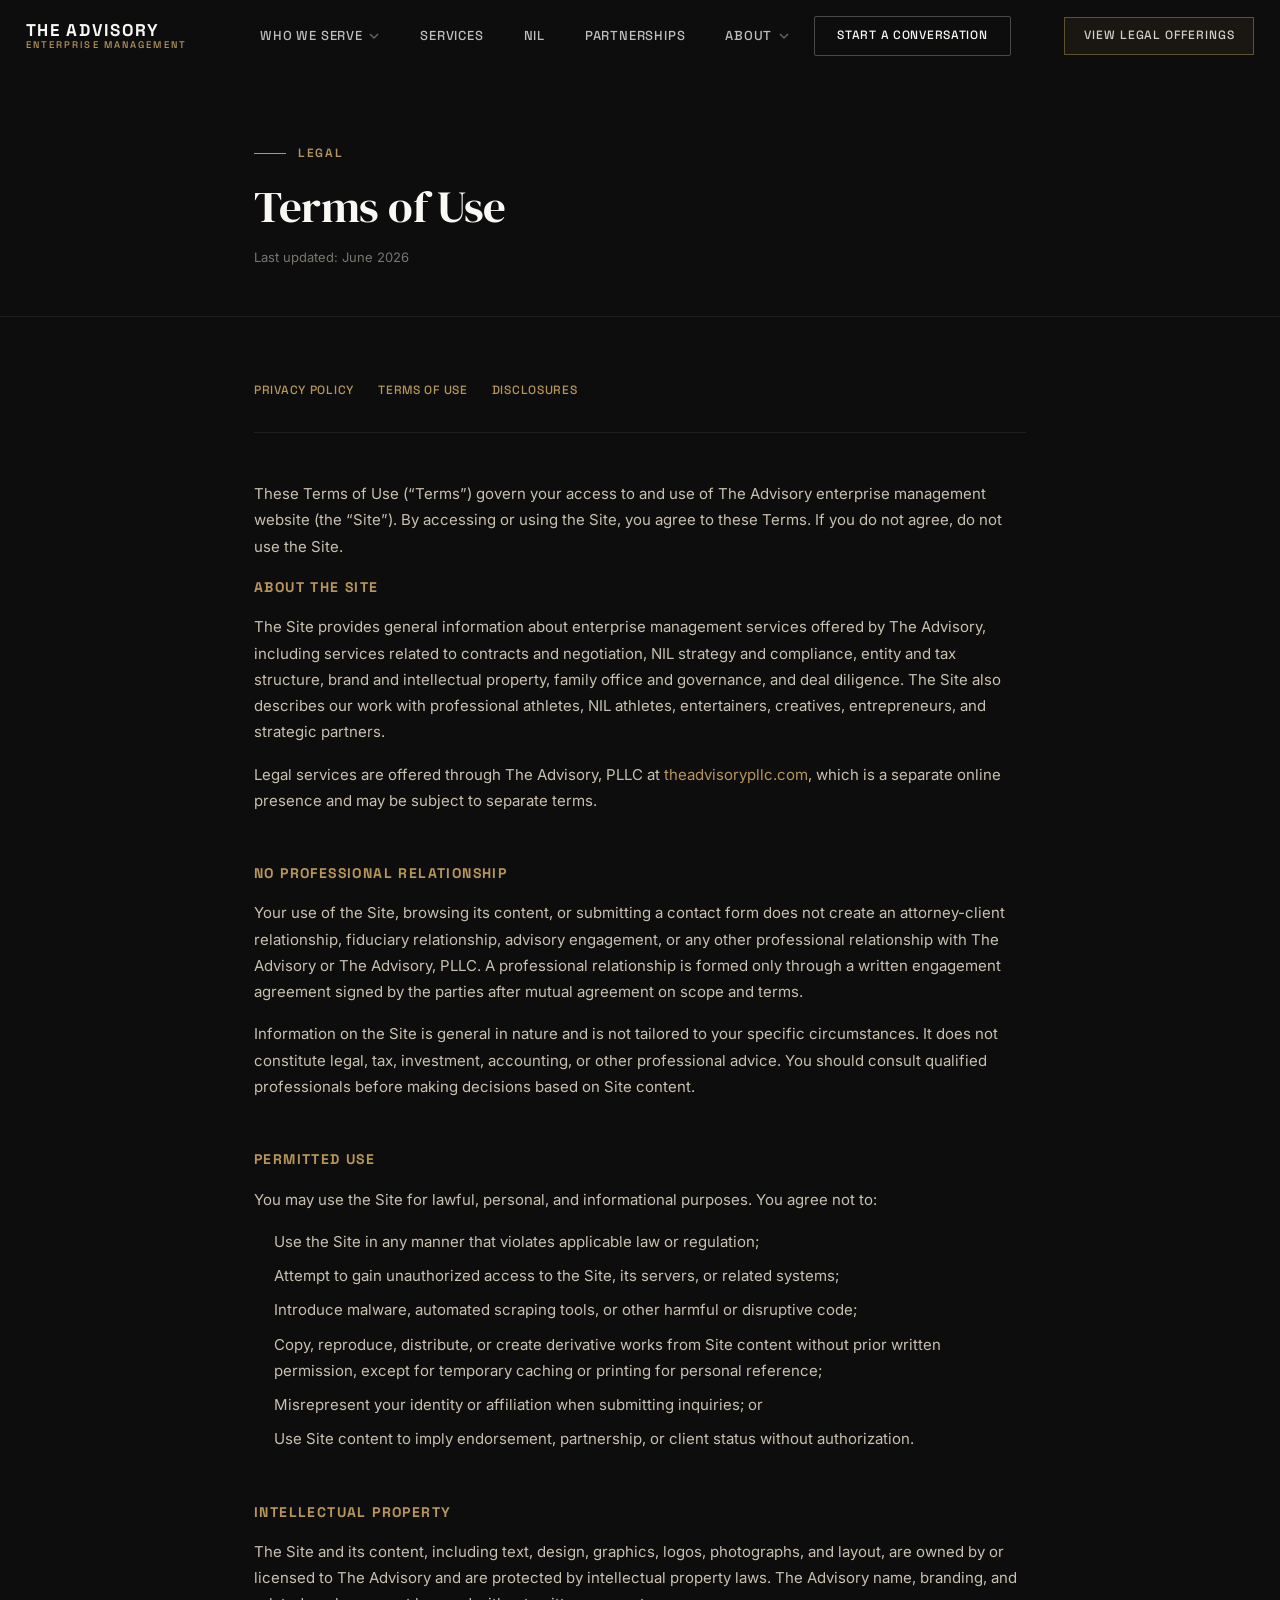
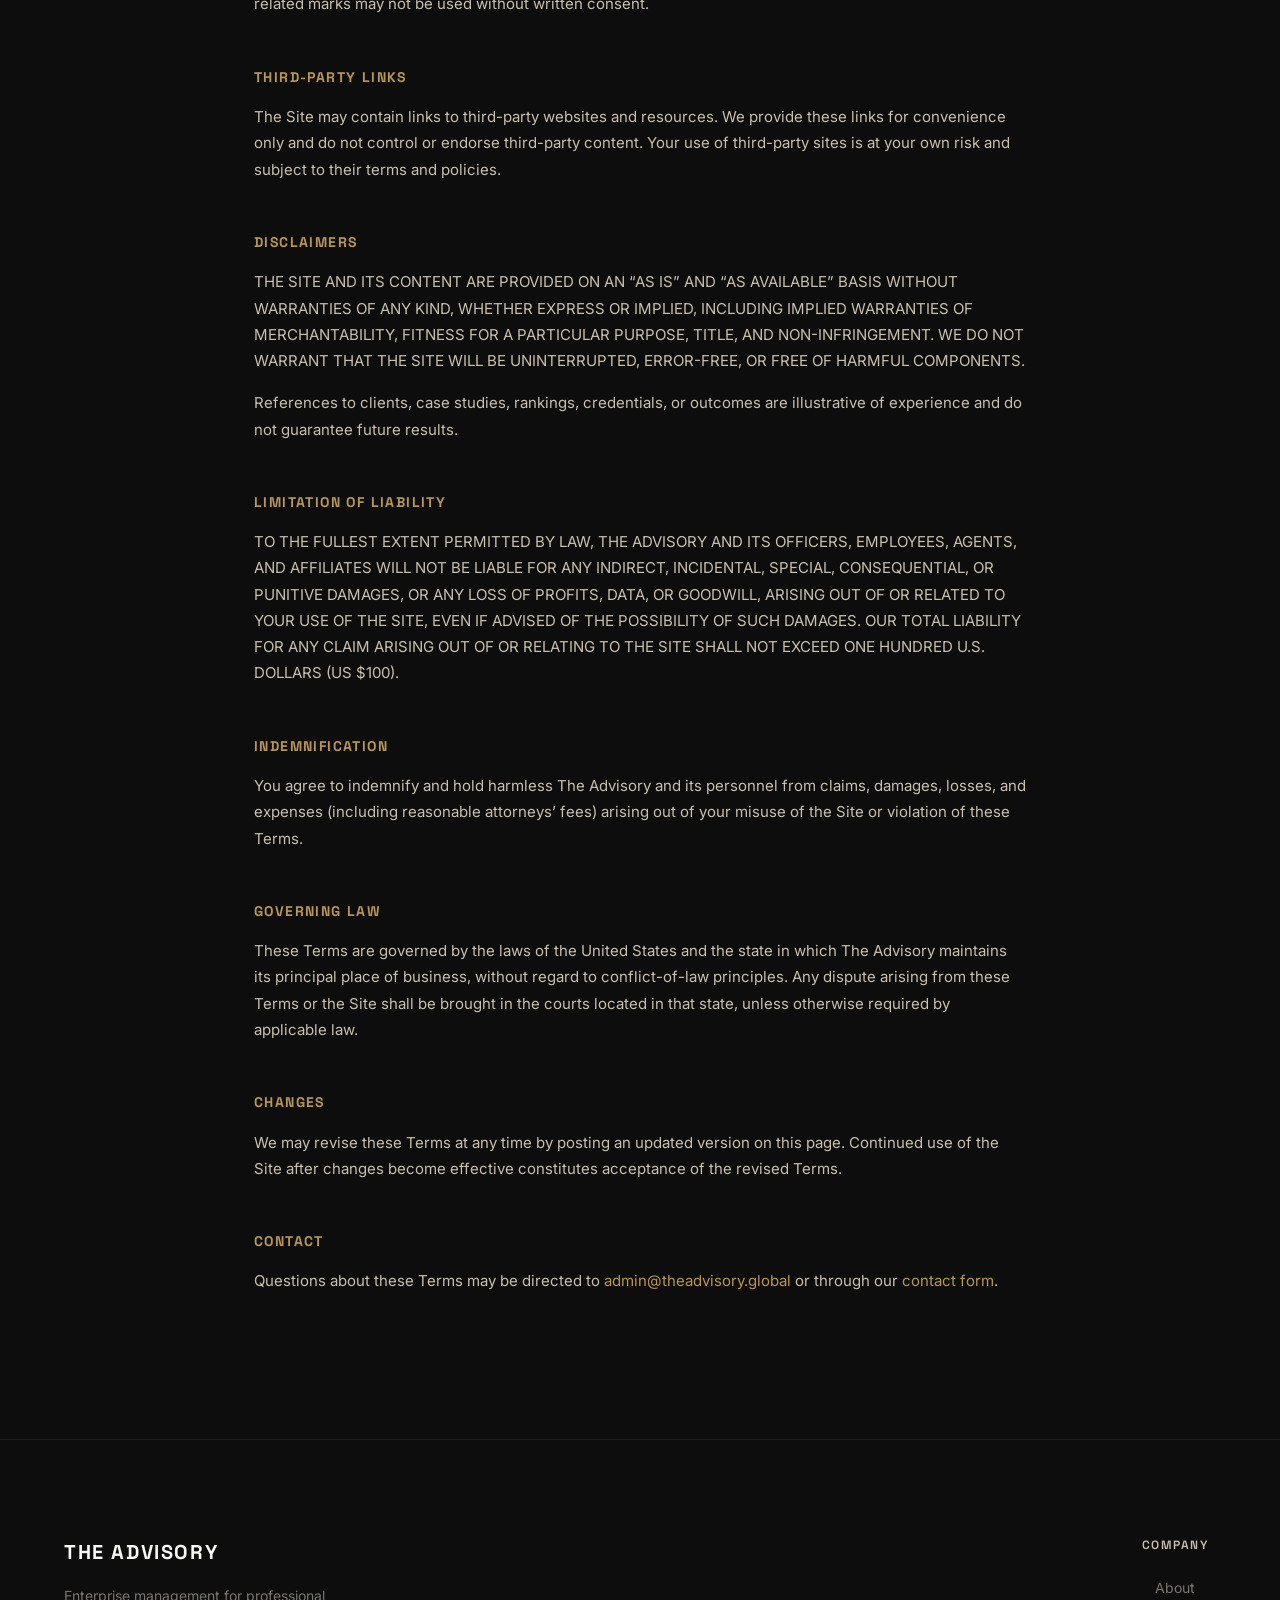
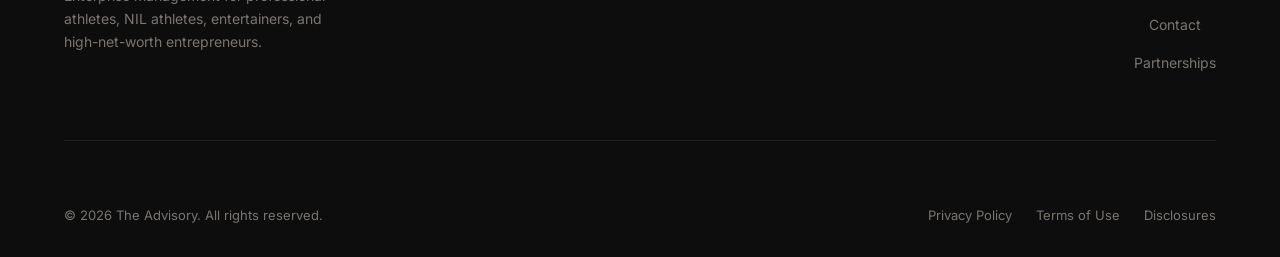
<file: terms-of-use.html>
<!DOCTYPE html>
<html lang="en">
<head>
  <meta charset="UTF-8">
  <meta name="viewport" content="width=device-width, initial-scale=1.0">
  <title>Terms of Use | The Advisory</title>
  <meta name="description" content="Terms of Use for The Advisory enterprise management website. Rules governing access to and use of our site and digital content.">
  <link rel="stylesheet" href="css/design-system.css">
  <link rel="stylesheet" href="css/nav.css">
</head>
<body class="page-legal">

  <header class="site-header" id="site-header">
    <div class="container header-inner">
      <a href="home.html" class="site-logo"><div class="logo-text"><span class="logo-name">The Advisory</span><span class="logo-sub">Enterprise Management</span></div></a>
      <div class="header-center">
        <nav class="primary-nav">
          <ul>
            <li class="nav-item"><a href="#" class="nav-link">Who We Serve<svg class="chevron" viewBox="0 0 12 12" fill="none" stroke="currentColor" stroke-width="1.5"><path d="M2 4l4 4 4-4"/></svg></a>
              <ul class="dropdown">
                <li class="dropdown-item"><a href="sports.html" class="dropdown-link">Professional Athletes</a></li>
                <li class="dropdown-item"><a href="nil.html" class="dropdown-link">NIL Athletes</a></li>
                <li class="dropdown-item"><a href="creatives.html" class="dropdown-link">Entertainers &amp; Creatives</a></li>
                <li class="dropdown-item"><a href="bespoke.html" class="dropdown-link">Bespoke &amp; Entrepreneurs</a></li>
              </ul>
            </li>
            <li class="nav-item"><a href="services.html" class="nav-link">Services</a></li>
            <li class="nav-item"><a href="nil.html" class="nav-link">NIL</a></li>
            <li class="nav-item"><a href="partnerships.html" class="nav-link">Partnerships</a></li>
            <li class="nav-item"><a href="about.html" class="nav-link">About<svg class="chevron" viewBox="0 0 12 12" fill="none" stroke="currentColor" stroke-width="1.5"><path d="M2 4l4 4 4-4"/></svg></a>
              <ul class="dropdown">
                <li class="dropdown-item"><a href="about.html" class="dropdown-link">About The Advisory</a></li>
                <li class="dropdown-item"><a href="https://theadvisorypllc.com/attorneys" class="dropdown-link">Meet the Team</a></li>
              </ul>
            </li>
          </ul>
        </nav>
        <div class="header-cta"><a href="contact.html" class="btn btn--ghost">Start a Conversation</a></div>
      </div>
      <a href="https://theadvisorypllc.com/" class="header-cta-link">View Legal Offerings</a>
      <button class="mobile-toggle" aria-label="Toggle menu"><span></span><span></span><span></span></button>
    </div>
  </header>
  <div class="mobile-nav-overlay"></div>
  <nav class="mobile-nav" aria-label="Mobile navigation">
    <ul>
      <li class="mobile-nav-item"><button class="mobile-nav-trigger"><a href="services.html">Services</a></button></li>
      <li class="mobile-nav-item"><button class="mobile-nav-trigger"><a href="contact.html">Contact</a></button></li>
      <li class="mobile-nav-item"><button class="mobile-nav-trigger"><a href="about.html">About</a></button></li>
    </ul>
    <div class="mobile-nav-cta">
      <a href="contact.html" class="btn btn--primary">Start a Conversation</a>
    </div>
  </nav>

  <section class="legal-hero">
    <div class="container container--narrow">
      <div class="eyebrow"><span class="label">Legal</span></div>
      <h1 class="display-md text-white">Terms of Use</h1>
      <p class="legal-meta">Last updated: June 2026</p>
    </div>
  </section>

  <section class="legal-doc">
    <div class="container container--narrow reveal revealed">
      <nav class="legal-nav" aria-label="Legal documents">
        <a href="privacy-policy.html">Privacy Policy</a>
        <a href="terms-of-use.html" class="is-active">Terms of Use</a>
        <a href="disclosures.html">Disclosures</a>
      </nav>

      <p>These Terms of Use (&ldquo;Terms&rdquo;) govern your access to and use of The Advisory enterprise management website (the &ldquo;Site&rdquo;). By accessing or using the Site, you agree to these Terms. If you do not agree, do not use the Site.</p>

      <h2>About the Site</h2>
      <p>The Site provides general information about enterprise management services offered by The Advisory, including services related to contracts and negotiation, NIL strategy and compliance, entity and tax structure, brand and intellectual property, family office and governance, and deal diligence. The Site also describes our work with professional athletes, NIL athletes, entertainers, creatives, entrepreneurs, and strategic partners.</p>
      <p>Legal services are offered through The Advisory, PLLC at <a href="https://theadvisorypllc.com/" rel="noopener noreferrer">theadvisorypllc.com</a>, which is a separate online presence and may be subject to separate terms.</p>

      <h2>No Professional Relationship</h2>
      <p>Your use of the Site, browsing its content, or submitting a contact form does not create an attorney-client relationship, fiduciary relationship, advisory engagement, or any other professional relationship with The Advisory or The Advisory, PLLC. A professional relationship is formed only through a written engagement agreement signed by the parties after mutual agreement on scope and terms.</p>
      <p>Information on the Site is general in nature and is not tailored to your specific circumstances. It does not constitute legal, tax, investment, accounting, or other professional advice. You should consult qualified professionals before making decisions based on Site content.</p>

      <h2>Permitted Use</h2>
      <p>You may use the Site for lawful, personal, and informational purposes. You agree not to:</p>
      <ul>
        <li>Use the Site in any manner that violates applicable law or regulation;</li>
        <li>Attempt to gain unauthorized access to the Site, its servers, or related systems;</li>
        <li>Introduce malware, automated scraping tools, or other harmful or disruptive code;</li>
        <li>Copy, reproduce, distribute, or create derivative works from Site content without prior written permission, except for temporary caching or printing for personal reference;</li>
        <li>Misrepresent your identity or affiliation when submitting inquiries; or</li>
        <li>Use Site content to imply endorsement, partnership, or client status without authorization.</li>
      </ul>

      <h2>Intellectual Property</h2>
      <p>The Site and its content, including text, design, graphics, logos, photographs, and layout, are owned by or licensed to The Advisory and are protected by intellectual property laws. The Advisory name, branding, and related marks may not be used without written consent.</p>

      <h2>Third-Party Links</h2>
      <p>The Site may contain links to third-party websites and resources. We provide these links for convenience only and do not control or endorse third-party content. Your use of third-party sites is at your own risk and subject to their terms and policies.</p>

      <h2>Disclaimers</h2>
      <p>THE SITE AND ITS CONTENT ARE PROVIDED ON AN &ldquo;AS IS&rdquo; AND &ldquo;AS AVAILABLE&rdquo; BASIS WITHOUT WARRANTIES OF ANY KIND, WHETHER EXPRESS OR IMPLIED, INCLUDING IMPLIED WARRANTIES OF MERCHANTABILITY, FITNESS FOR A PARTICULAR PURPOSE, TITLE, AND NON-INFRINGEMENT. WE DO NOT WARRANT THAT THE SITE WILL BE UNINTERRUPTED, ERROR-FREE, OR FREE OF HARMFUL COMPONENTS.</p>
      <p>References to clients, case studies, rankings, credentials, or outcomes are illustrative of experience and do not guarantee future results.</p>

      <h2>Limitation of Liability</h2>
      <p>TO THE FULLEST EXTENT PERMITTED BY LAW, THE ADVISORY AND ITS OFFICERS, EMPLOYEES, AGENTS, AND AFFILIATES WILL NOT BE LIABLE FOR ANY INDIRECT, INCIDENTAL, SPECIAL, CONSEQUENTIAL, OR PUNITIVE DAMAGES, OR ANY LOSS OF PROFITS, DATA, OR GOODWILL, ARISING OUT OF OR RELATED TO YOUR USE OF THE SITE, EVEN IF ADVISED OF THE POSSIBILITY OF SUCH DAMAGES. OUR TOTAL LIABILITY FOR ANY CLAIM ARISING OUT OF OR RELATING TO THE SITE SHALL NOT EXCEED ONE HUNDRED U.S. DOLLARS (US $100).</p>

      <h2>Indemnification</h2>
      <p>You agree to indemnify and hold harmless The Advisory and its personnel from claims, damages, losses, and expenses (including reasonable attorneys&rsquo; fees) arising out of your misuse of the Site or violation of these Terms.</p>

      <h2>Governing Law</h2>
      <p>These Terms are governed by the laws of the United States and the state in which The Advisory maintains its principal place of business, without regard to conflict-of-law principles. Any dispute arising from these Terms or the Site shall be brought in the courts located in that state, unless otherwise required by applicable law.</p>

      <h2>Changes</h2>
      <p>We may revise these Terms at any time by posting an updated version on this page. Continued use of the Site after changes become effective constitutes acceptance of the revised Terms.</p>

      <h2>Contact</h2>
      <p>Questions about these Terms may be directed to <a href="mailto:admin@theadvisory.global">admin@theadvisory.global</a> or through our <a href="contact.html">contact form</a>.</p>
    </div>
  </section>

  <footer class="site-footer">
    <div class="container">
      <div class="footer-top">
        <div class="footer-brand">
          <div class="footer-logo">The Advisory</div>
          <p>Enterprise management for professional athletes, NIL athletes, entertainers, and high-net-worth entrepreneurs.</p>
        </div>
        <div class="footer-nav-cols">
          <div class="footer-col"><h5>Company</h5><ul><li><a href="about.html">About</a></li><li><a href="contact.html">Contact</a></li><li><a href="partnerships.html">Partnerships</a></li></ul></div>
        </div>
      </div>
      <div class="footer-bottom">
        <p>&copy; 2026 The Advisory. All rights reserved.</p>
        <div class="footer-legal">
          <a href="privacy-policy.html">Privacy Policy</a>
          <a href="terms-of-use.html">Terms of Use</a>
          <a href="disclosures.html">Disclosures</a>
        </div>
      </div>
    </div>
  </footer>

  <script src="js/main.js"></script>
</body>
</html>
</file>
<file: css/design-system.css>
/* ============================================================
   THE ADVISORY — Design System
   2026 Premium Web Standard
   ============================================================ */

/* ============================================================
   FONTS
   ============================================================ */
@import url('https://fonts.googleapis.com/css2?family=DM+Serif+Display:ital@0;1&family=Inter:wght@300;400;500;600&family=Space+Grotesk:wght@300;400;500;600;700&display=swap');

/* ============================================================
   CSS CUSTOM PROPERTIES
   ============================================================ */
:root {
  /* Brand colors */
  --charcoal: #111111;
  --near-black: #0D0D0D;
  --ivory: #FAF8F5;
  --stone: #C9C0B0;
  --gold: #B8965A;
  --warm-white: #F5F3EF;
  --body-text: #2C2C2C;
  --muted: #7A7570;

  /* Extended palette */
  --gold-light: #D4AF7A;
  --gold-dark: #9A7840;
  --surface-dark: #161514;
  --surface-dark-2: #1C1B19;
  --border-dark: rgba(255,255,255,0.08);
  --border-light: rgba(0,0,0,0.10);
  --overlay-dark: rgba(13,13,13,0.72);

  /* Typography scale */
  --font-display: 'DM Serif Display', Georgia, serif;
  --font-sans: 'Space Grotesk', 'Inter', system-ui, sans-serif;
  --font-body: 'Inter', system-ui, sans-serif;

  /* Spacing system (8px base) */
  --space-1: 0.5rem;   /* 8px */
  --space-2: 1rem;     /* 16px */
  --space-3: 1.5rem;   /* 24px */
  --space-4: 2rem;     /* 32px */
  --space-5: 3rem;     /* 48px */
  --space-6: 4rem;     /* 64px */
  --space-7: 6rem;     /* 96px */
  --space-8: 8rem;     /* 128px */
  --space-9: 12rem;    /* 192px */

  /* Container */
  --container-max: 1440px;
  --container-padding: clamp(1.5rem, 5vw, 5rem);

  /* Transitions */
  --ease-smooth: cubic-bezier(0.25, 0.46, 0.45, 0.94);
  --ease-out-expo: cubic-bezier(0.16, 1, 0.3, 1);
  --ease-in-expo: cubic-bezier(0.7, 0, 0.84, 0);
  --duration-fast: 200ms;
  --duration-base: 350ms;
  --duration-slow: 600ms;
  --duration-xslow: 900ms;

  /* Borders */
  --radius-sm: 2px;
  --radius-md: 4px;
  --radius-lg: 8px;
  --radius-xl: 16px;
  --radius-full: 9999px;

  /* Z-index layers */
  --z-base: 1;
  --z-above: 10;
  --z-nav: 100;
  --z-overlay: 200;
  --z-modal: 300;
}

/* ============================================================
   RESET & BASE
   ============================================================ */
*, *::before, *::after {
  box-sizing: border-box;
  margin: 0;
  padding: 0;
}

html {
  font-size: 16px;
  scroll-behavior: smooth;
  -webkit-text-size-adjust: 100%;
}

body {
  font-family: var(--font-body);
  font-weight: 400;
  line-height: 1.6;
  color: var(--body-text);
  background-color: var(--near-black);
  -webkit-font-smoothing: antialiased;
  -moz-osx-font-smoothing: grayscale;
  overflow-x: hidden;
}

img, video {
  max-width: 100%;
  height: auto;
  display: block;
}

a {
  color: inherit;
  text-decoration: none;
}

ul, ol {
  list-style: none;
}

button {
  cursor: pointer;
  border: none;
  background: none;
  font-family: inherit;
}

/* ============================================================
   LAYOUT UTILITIES
   ============================================================ */
.container {
  max-width: var(--container-max);
  margin-left: auto;
  margin-right: auto;
  padding-left: var(--container-padding);
  padding-right: var(--container-padding);
}

.container--narrow {
  max-width: 900px;
  margin-left: auto;
  margin-right: auto;
  padding-left: var(--container-padding);
  padding-right: var(--container-padding);
}

.container--wide {
  max-width: 1600px;
  margin-left: auto;
  margin-right: auto;
  padding-left: var(--container-padding);
  padding-right: var(--container-padding);
}

/* ============================================================
   TYPOGRAPHY
   ============================================================ */

/* Display headings — DM Serif Display */
.display-hero {
  font-family: var(--font-display);
  font-size: clamp(4rem, 10vw, 11rem);
  line-height: 0.9;
  letter-spacing: -0.02em;
  font-weight: 400;
}

.display-xl {
  font-family: var(--font-display);
  font-size: clamp(3rem, 7vw, 8rem);
  line-height: 0.92;
  letter-spacing: -0.02em;
  font-weight: 400;
}

.display-lg {
  font-family: var(--font-display);
  font-size: clamp(2.5rem, 5vw, 5.5rem);
  line-height: 1.0;
  letter-spacing: -0.02em;
  font-weight: 400;
}

.display-md {
  font-family: var(--font-display);
  font-size: clamp(2rem, 3.5vw, 3.75rem);
  line-height: 1.1;
  letter-spacing: -0.01em;
  font-weight: 400;
}

/* Section headings — Space Grotesk */
.heading-xl {
  font-family: var(--font-sans);
  font-size: clamp(1.75rem, 3vw, 3rem);
  line-height: 1.15;
  letter-spacing: -0.025em;
  font-weight: 600;
}

.heading-lg {
  font-family: var(--font-sans);
  font-size: clamp(1.5rem, 2.5vw, 2.25rem);
  line-height: 1.2;
  letter-spacing: -0.02em;
  font-weight: 600;
}

.heading-md {
  font-family: var(--font-sans);
  font-size: clamp(1.25rem, 1.75vw, 1.75rem);
  line-height: 1.25;
  letter-spacing: -0.015em;
  font-weight: 500;
}

.heading-sm {
  font-family: var(--font-sans);
  font-size: clamp(1rem, 1.25vw, 1.25rem);
  line-height: 1.3;
  letter-spacing: -0.01em;
  font-weight: 600;
}

/* Body — Inter */
.body-lg {
  font-family: var(--font-body);
  font-size: clamp(1rem, 1.2vw, 1.175rem);
  line-height: 1.65;
  font-weight: 400;
}

.body-md {
  font-family: var(--font-body);
  font-size: 1rem;
  line-height: 1.65;
  font-weight: 400;
}

.body-sm {
  font-family: var(--font-body);
  font-size: 0.875rem;
  line-height: 1.6;
  font-weight: 400;
}

/* Labels / overlines */
.label {
  font-family: var(--font-sans);
  font-size: 0.75rem;
  line-height: 1.4;
  letter-spacing: 0.14em;
  font-weight: 600;
  text-transform: uppercase;
}

.label-lg {
  font-family: var(--font-sans);
  font-size: 0.8125rem;
  line-height: 1.4;
  letter-spacing: 0.12em;
  font-weight: 600;
  text-transform: uppercase;
}

/* Color utilities */
.text-white { color: var(--ivory); }
.text-gold { color: var(--gold); }
.text-stone { color: var(--stone); }
.text-muted { color: var(--muted); }
.text-dark { color: var(--body-text); }

/* ============================================================
   BUTTONS
   ============================================================ */
.btn {
  display: inline-flex;
  align-items: center;
  justify-content: center;
  gap: 0.5em;
  font-family: var(--font-sans);
  font-size: 0.875rem;
  font-weight: 500;
  letter-spacing: 0.06em;
  text-transform: uppercase;
  padding: 0.875rem 2rem;
  border-radius: var(--radius-sm);
  transition: all var(--duration-base) var(--ease-smooth);
  position: relative;
  overflow: hidden;
  white-space: nowrap;
  text-align: center;
}

.btn--primary {
  background-color: var(--gold);
  color: var(--near-black);
}
.btn--primary:hover {
  background-color: var(--gold-light);
  transform: translateY(-1px);
}

.btn--ghost {
  background-color: transparent;
  color: var(--ivory);
  border: 1px solid rgba(255,255,255,0.25);
}
.btn--ghost:hover {
  border-color: var(--gold);
  color: var(--gold);
}

.btn--ghost-dark {
  background-color: transparent;
  color: var(--body-text);
  border: 1px solid var(--border-light);
}
.btn--ghost-dark:hover {
  border-color: var(--gold);
  color: var(--gold);
}

.btn--text {
  background: transparent;
  color: var(--gold);
  padding: 0;
  letter-spacing: 0.08em;
}
.btn--text::after {
  content: '→';
  display: inline-block;
  margin-left: 0.5rem;
  transition: transform var(--duration-fast) var(--ease-smooth);
}
.btn--text:hover::after {
  transform: translateX(4px);
}

/* ============================================================
   SECTION BASE STYLES
   ============================================================ */
.section {
  padding: var(--space-8) 0;
}

.section--dark {
  background-color: var(--near-black);
  color: var(--ivory);
}

.section--charcoal {
  background-color: var(--charcoal);
  color: var(--ivory);
}

.section--surface {
  background-color: var(--surface-dark);
  color: var(--ivory);
}

.section--light {
  background-color: var(--warm-white);
  color: var(--body-text);
}

.section--ivory {
  background-color: var(--ivory);
  color: var(--body-text);
}

.section--sm {
  padding: var(--space-6) 0;
}

.section--lg {
  padding: var(--space-9) 0;
}

/* Section eyebrow + headline pattern */
.section-header {
  margin-bottom: var(--space-6);
}

.eyebrow {
  display: inline-flex;
  align-items: center;
  gap: 0.75rem;
  color: var(--gold);
  margin-bottom: 1.25rem;
}

.eyebrow::before {
  content: '';
  display: block;
  width: 2rem;
  height: 1px;
  background-color: var(--gold);
  flex-shrink: 0;
}

/* ============================================================
   DIVIDERS
   ============================================================ */
.divider {
  width: 100%;
  height: 1px;
  background-color: var(--border-dark);
}

.divider--light {
  background-color: var(--border-light);
}

/* ============================================================
   GRID SYSTEM
   ============================================================ */
.grid-2 {
  display: grid;
  grid-template-columns: repeat(2, 1fr);
  gap: var(--space-4);
}

.grid-3 {
  display: grid;
  grid-template-columns: repeat(3, 1fr);
  gap: var(--space-4);
}

.grid-4 {
  display: grid;
  grid-template-columns: repeat(4, 1fr);
  gap: var(--space-3);
}

.grid-auto {
  display: grid;
  grid-template-columns: repeat(auto-fit, minmax(280px, 1fr));
  gap: var(--space-4);
}

@media (max-width: 1024px) {
  .grid-4 { grid-template-columns: repeat(2, 1fr); }
}

@media (max-width: 768px) {
  .grid-2, .grid-3, .grid-4 { grid-template-columns: 1fr; }
}

/* ============================================================
   CARD COMPONENTS
   ============================================================ */
.card {
  border: 1px solid var(--border-dark);
  padding: var(--space-4);
  transition: border-color var(--duration-base) var(--ease-smooth);
}

.card:hover {
  border-color: var(--gold);
}

.card--light {
  border-color: var(--border-light);
  background-color: transparent;
}

.card--light:hover {
  border-color: var(--gold);
}

/* ============================================================
   GOLD LINE ACCENT
   ============================================================ */
.gold-line {
  display: block;
  width: 3rem;
  height: 1px;
  background-color: var(--gold);
}

.gold-line--lg {
  width: 5rem;
}

/* ============================================================
   PAGE TRANSITIONS
   ============================================================ */
.page-enter {
  opacity: 0;
  transform: translateY(16px);
}

.page-enter-active {
  opacity: 1;
  transform: translateY(0);
  transition: opacity var(--duration-slow) var(--ease-out-expo),
              transform var(--duration-slow) var(--ease-out-expo);
}

/* ============================================================
   SCROLL REVEAL
   ============================================================ */
.reveal {
  opacity: 0;
  transform: translateY(24px);
  transition: opacity 0.7s var(--ease-out-expo),
              transform 0.7s var(--ease-out-expo);
}

.reveal.revealed {
  opacity: 1;
  transform: translateY(0);
}

.reveal-delay-1 { transition-delay: 0.1s; }
.reveal-delay-2 { transition-delay: 0.2s; }
.reveal-delay-3 { transition-delay: 0.3s; }
.reveal-delay-4 { transition-delay: 0.4s; }

/* ============================================================
   MEDIA WRAPPER
   ============================================================ */
.media-wrapper {
  position: relative;
  overflow: hidden;
  background-color: var(--charcoal);
}

.media-wrapper iframe {
  position: absolute;
  top: 50%;
  left: 50%;
  transform: translate(-50%, -50%);
  width: 100%;
  height: 100%;
  border: none;
  pointer-events: none;
}

.media-wrapper--16-9 {
  aspect-ratio: 16 / 9;
}

.media-wrapper--full {
  width: 100%;
  height: 100vh;
  min-height: 600px;
}

/* ============================================================
   STAT BLOCKS
   ============================================================ */
.stat-block {
  border-top: 1px solid var(--border-dark);
  padding-top: var(--space-3);
}

.stat-number {
  font-family: var(--font-display);
  font-size: clamp(2.5rem, 4vw, 4rem);
  line-height: 1;
  color: var(--gold);
  font-weight: 400;
}

.stat-label {
  font-family: var(--font-sans);
  font-size: 0.875rem;
  color: var(--muted);
  margin-top: 0.5rem;
  text-transform: uppercase;
  letter-spacing: 0.08em;
}

/* ============================================================
   QUOTE BLOCK
   ============================================================ */
.quote-block {
  position: relative;
  padding-left: 2rem;
}

.quote-block::before {
  content: '';
  position: absolute;
  left: 0;
  top: 0;
  bottom: 0;
  width: 2px;
  background-color: var(--gold);
}

.quote-text {
  font-family: var(--font-display);
  font-style: italic;
  font-size: clamp(1.25rem, 2vw, 2rem);
  line-height: 1.4;
  color: var(--ivory);
}

.quote-attribution {
  margin-top: 1rem;
  font-size: 0.875rem;
  color: var(--stone);
  letter-spacing: 0.06em;
  text-transform: uppercase;
}

/* ============================================================
   INTERIOR PAGE HERO — shared layout system
   ============================================================ */
.page-hero {
  --hero-headline-lh: 0.9;
  --hero-headline-size: clamp(3rem, 6vw, 7.5rem);
  position: relative;
}

.page-hero--viewport {
  height: 100vh;
  min-height: 680px;
  max-height: 1080px;
  overflow: hidden;
  display: flex;
  align-items: flex-end;
  background-color: var(--near-black);
}

.page-hero--static {
  padding: 160px var(--container-padding) var(--space-8);
  background-color: var(--near-black);
  overflow: hidden;
}

.page-hero__content {
  position: relative;
  z-index: 2;
  padding: 0 var(--container-padding) var(--space-7);
  max-width: var(--container-max);
  margin: 0 auto;
  width: 100%;
}

.page-hero--static .page-hero__content {
  padding: 0;
}

.page-hero__eyebrow {
  display: flex;
  align-items: center;
  gap: 0.75rem;
  margin-bottom: 1.75rem;
}

.page-hero__eyebrow::before {
  content: '';
  display: block;
  width: 2rem;
  height: 1px;
  background-color: var(--gold);
  flex-shrink: 0;
}

.page-hero__layout {
  display: grid;
  grid-template-columns: minmax(0, 1fr) auto;
  column-gap: var(--space-5);
  row-gap: var(--space-3);
  align-items: start;
}

.page-hero__main {
  display: flex;
  flex-direction: column;
  align-items: flex-start;
  min-width: 0;
}

.page-hero__headline {
  font-family: var(--font-display);
  font-size: var(--hero-headline-size);
  line-height: var(--hero-headline-lh);
  letter-spacing: -0.02em;
  color: var(--ivory);
  margin: 0;
}

.page-hero__headline em {
  font-style: italic;
  color: var(--gold);
}

.page-hero__tagline {
  font-size: clamp(0.9rem, 1.1vw, 1.05rem);
  color: var(--stone);
  max-width: 44ch;
  line-height: 1.65;
  margin: var(--space-3) 0 0;
}

.page-hero__aside {
  align-self: start;
  flex-shrink: 0;
  justify-self: end;
  margin-top: var(--hero-aside-offset, 0px);
}

.page-hero__actions {
  display: flex;
  flex-direction: column;
  gap: 0.875rem;
  align-items: flex-end;
}

.page-hero__prose {
  max-width: 42ch;
}

.page-hero__prose p {
  margin-bottom: var(--space-3);
}

.page-hero__prose p:last-child {
  margin-bottom: 0;
}

@media (max-width: 1024px) {
  .page-hero__layout {
    grid-template-columns: 1fr;
    align-items: start;
  }

  .page-hero__aside {
    align-self: start;
    margin-top: 0;
  }
}

/* Hero Vimeo unmute control (NIL, Bespoke) */
.page-hero-vimeo-unmute {
  position: absolute;
  top: 50%;
  left: 50%;
  right: auto;
  transform: translate(-50%, -50%);
  z-index: 4;
  display: inline-flex;
  align-items: center;
  gap: 0.5rem;
  min-height: 44px;
  padding: 0.5rem 1rem;
  font-family: var(--font-sans);
  font-size: 0.75rem;
  font-weight: 600;
  letter-spacing: 0.1em;
  text-transform: uppercase;
  color: var(--ivory);
  background-color: rgba(13, 13, 13, 0.72);
  border: 1px solid rgba(184, 150, 90, 0.45);
  border-radius: var(--radius-sm);
  cursor: pointer;
  backdrop-filter: blur(6px);
  transition: border-color var(--duration-base) var(--ease-smooth),
              background-color var(--duration-base) var(--ease-smooth);
}

.page-hero-vimeo-unmute:hover {
  border-color: var(--gold);
  background-color: rgba(13, 13, 13, 0.88);
}

.page-hero-vimeo-unmute.is-hidden {
  display: none;
}

.page-hero-vimeo-unmute-icon {
  display: inline-block;
  width: 1rem;
  height: 1rem;
  border: 1px solid var(--gold);
  border-radius: 50%;
  position: relative;
  flex-shrink: 0;
}

.page-hero-vimeo-unmute-icon::after {
  content: '';
  position: absolute;
  top: 50%;
  left: 50%;
  width: 0;
  height: 0;
  border-top: 3px solid transparent;
  border-bottom: 3px solid transparent;
  border-left: 5px solid var(--gold);
  transform: translate(-35%, -50%);
}

/* ============================================================
   LOGO STENCIL EFFECT (NIL reference concept)
   ============================================================ */
.logo-stencil-container {
  position: relative;
  overflow: hidden;
}

.logo-stencil-container img.bg-img {
  width: 100%;
  height: 100%;
  object-fit: cover;
  opacity: 0.5;
  filter: grayscale(60%) contrast(1.1);
}

/* ============================================================
   TAG / BADGE
   ============================================================ */
.tag {
  display: inline-block;
  font-family: var(--font-sans);
  font-size: 0.75rem;
  font-weight: 600;
  letter-spacing: 0.1em;
  text-transform: uppercase;
  padding: 0.35rem 0.85rem;
  border: 1px solid var(--gold);
  color: var(--gold);
  border-radius: var(--radius-sm);
}

/* ============================================================
   HORIZONTAL RULE SECTION SEPARATOR
   ============================================================ */
.hr-section {
  border: none;
  border-top: 1px solid var(--border-dark);
  margin: 0;
}

/* ============================================================
   SOCIAL PROOF IMAGE
   ============================================================ */
.social-proof-image {
  position: relative;
  overflow: hidden;
}

.social-proof-image img {
  width: 100%;
  height: 100%;
  object-fit: cover;
  filter: grayscale(20%) contrast(1.05);
  transition: filter var(--duration-slow) var(--ease-smooth),
              transform var(--duration-xslow) var(--ease-smooth);
}

.social-proof-image:hover img {
  filter: grayscale(0%) contrast(1.0);
  transform: scale(1.02);
}

.social-proof-image .caption {
  position: absolute;
  bottom: 0;
  left: 0;
  right: 0;
  padding: 1.5rem;
  background: linear-gradient(to top, rgba(13,13,13,0.85), transparent);
  color: var(--stone);
  font-size: 0.75rem;
  letter-spacing: 0.1em;
  text-transform: uppercase;
}

/* ============================================================
   SERVICE LANE CARDS
   ============================================================ */
.lane-card {
  padding: var(--space-4) 0;
  border-bottom: 1px solid var(--border-dark);
  display: grid;
  grid-template-columns: 2rem 1fr auto;
  align-items: start;
  gap: var(--space-3);
  transition: all var(--duration-base) var(--ease-smooth);
  cursor: pointer;
}

.lane-card:last-child {
  border-bottom: none;
}

.lane-card:hover .lane-title {
  color: var(--gold);
}

.lane-card:hover .lane-arrow {
  transform: translateX(6px);
  color: var(--gold);
}

.lane-number {
  font-family: var(--font-sans);
  font-size: 0.75rem;
  font-weight: 600;
  color: var(--gold);
  letter-spacing: 0.08em;
  margin-top: 3px;
}

.lane-title {
  font-family: var(--font-sans);
  font-size: clamp(1.1rem, 1.5vw, 1.4rem);
  font-weight: 500;
  color: var(--ivory);
  letter-spacing: -0.01em;
  transition: color var(--duration-base) var(--ease-smooth);
}

.lane-desc {
  font-size: 0.875rem;
  color: var(--muted);
  margin-top: 0.5rem;
  line-height: 1.5;
}

.lane-arrow {
  color: var(--stone);
  font-size: 1.25rem;
  margin-top: 3px;
  transition: all var(--duration-base) var(--ease-smooth);
}

/* ============================================================
   TIER CARDS
   ============================================================ */
.tier-card {
  padding: var(--space-5) var(--space-4);
  border: 1px solid var(--border-dark);
  position: relative;
  transition: border-color var(--duration-base) var(--ease-smooth),
              transform var(--duration-base) var(--ease-smooth);
}

.tier-card:hover {
  border-color: var(--gold);
  transform: translateY(-2px);
}

.tier-card--featured {
  border-color: var(--gold);
  background-color: rgba(184, 150, 90, 0.05);
}

.tier-card .tier-badge {
  position: absolute;
  top: -1px;
  left: var(--space-4);
  background-color: var(--gold);
  color: var(--near-black);
  font-family: var(--font-sans);
  font-size: 0.7rem;
  font-weight: 700;
  letter-spacing: 0.12em;
  text-transform: uppercase;
  padding: 0.25rem 0.75rem;
}

.tier-name {
  font-family: var(--font-display);
  font-size: clamp(1.75rem, 2.5vw, 2.5rem);
  font-weight: 400;
  color: var(--ivory);
  margin-bottom: 0.75rem;
}

.tier-tagline {
  font-size: 0.875rem;
  color: var(--stone);
  margin-bottom: var(--space-4);
  line-height: 1.5;
}

.tier-features {
  list-style: none;
  display: flex;
  flex-direction: column;
  gap: 0.875rem;
}

.tier-features li {
  display: flex;
  align-items: flex-start;
  gap: 0.75rem;
  font-size: 0.875rem;
  color: var(--stone);
  line-height: 1.5;
}

.tier-features li::before {
  content: '—';
  color: var(--gold);
  font-weight: 700;
  flex-shrink: 0;
  margin-top: 1px;
}

/* ============================================================
   PARTNER TIER CARDS (Partnerships page)
   ============================================================ */
.partner-card {
  padding: var(--space-5) var(--space-4);
  border-top: 2px solid transparent;
  background-color: var(--warm-white);
  transition: border-color var(--duration-base) var(--ease-smooth),
              box-shadow var(--duration-base) var(--ease-smooth);
}

.partner-card:hover {
  border-top-color: var(--gold);
  box-shadow: 0 8px 40px rgba(0,0,0,0.08);
}

.partner-card .partner-icon {
  width: 3rem;
  height: 3rem;
  border: 1px solid var(--border-light);
  display: flex;
  align-items: center;
  justify-content: center;
  margin-bottom: var(--space-3);
  color: var(--gold);
  font-size: 1.25rem;
}

/* ============================================================
   ACCORDION
   ============================================================ */
.accordion-item {
  border-bottom: 1px solid var(--border-dark);
}

.accordion-trigger {
  width: 100%;
  display: flex;
  align-items: center;
  justify-content: space-between;
  padding: var(--space-3) 0;
  font-family: var(--font-sans);
  font-size: clamp(1rem, 1.25vw, 1.2rem);
  font-weight: 500;
  color: var(--ivory);
  text-align: left;
  cursor: pointer;
  transition: color var(--duration-base) var(--ease-smooth);
}

.accordion-trigger:hover {
  color: var(--gold);
}

.accordion-trigger .icon {
  flex-shrink: 0;
  width: 1.5rem;
  height: 1.5rem;
  border: 1px solid var(--border-dark);
  display: flex;
  align-items: center;
  justify-content: center;
  color: var(--gold);
  font-size: 1rem;
  transition: transform var(--duration-base) var(--ease-smooth),
              border-color var(--duration-base) var(--ease-smooth);
}

.accordion-trigger.active .icon {
  transform: rotate(45deg);
  border-color: var(--gold);
}

.accordion-content {
  max-height: 0;
  overflow: hidden;
  transition: max-height var(--duration-slow) var(--ease-smooth),
              padding var(--duration-slow) var(--ease-smooth);
}

.accordion-content.open {
  max-height: 800px;
}

.accordion-content-inner {
  padding-bottom: var(--space-3);
  color: var(--stone);
  font-size: 0.9375rem;
  line-height: 1.65;
}

/* ============================================================
   FOOTER
   ============================================================ */
.site-footer {
  background-color: var(--near-black);
  border-top: 1px solid var(--border-dark);
  padding: var(--space-7) 0 var(--space-4);
}

.footer-top {
  display: grid;
  grid-template-columns: 1.5fr 1fr 1fr 1fr;
  gap: var(--space-5);
  margin-bottom: var(--space-6);
  padding-bottom: var(--space-6);
  border-bottom: 1px solid var(--border-dark);
}

.footer-brand .footer-logo {
  font-family: var(--font-sans);
  font-size: 1.25rem;
  font-weight: 700;
  letter-spacing: 0.08em;
  text-transform: uppercase;
  color: var(--ivory);
  margin-bottom: var(--space-2);
}

.footer-brand p {
  font-size: 0.875rem;
  color: var(--muted);
  line-height: 1.65;
  max-width: 280px;
}

.footer-col h5 {
  font-family: var(--font-sans);
  font-size: 0.75rem;
  font-weight: 600;
  letter-spacing: 0.12em;
  text-transform: uppercase;
  color: var(--stone);
  margin-bottom: 1.25rem;
}

.footer-col ul {
  display: flex;
  flex-direction: column;
  gap: 0.75rem;
}

.footer-col ul li a {
  font-size: 0.875rem;
  color: var(--muted);
  transition: color var(--duration-base) var(--ease-smooth);
}

.footer-col ul li a:hover {
  color: var(--gold);
}

.footer-nav-cols {
  display: contents;
}

.footer-bottom {
  display: flex;
  align-items: center;
  justify-content: space-between;
  flex-wrap: wrap;
  gap: var(--space-2);
}

.footer-bottom p {
  font-size: 0.8125rem;
  color: var(--muted);
}

/* ============================================================
   LEGAL PAGES
   ============================================================ */
.page-legal {
  background-color: var(--near-black);
}

.legal-hero {
  padding-top: calc(72px + var(--space-6));
  padding-bottom: var(--space-5);
  border-bottom: 1px solid var(--border-dark);
}

.legal-doc {
  padding: var(--space-6) 0 var(--space-8);
}

.legal-meta {
  font-size: 0.8125rem;
  color: var(--muted);
  margin-top: var(--space-2);
}

.legal-nav {
  display: flex;
  flex-wrap: wrap;
  gap: var(--space-3);
  margin-bottom: var(--space-5);
  padding-bottom: var(--space-4);
  border-bottom: 1px solid var(--border-dark);
}

.legal-nav a {
  font-family: var(--font-sans);
  font-size: 0.75rem;
  font-weight: 500;
  letter-spacing: 0.06em;
  text-transform: uppercase;
  color: var(--muted);
  transition: color var(--duration-base) var(--ease-smooth);
}

.legal-nav a:hover,
.legal-nav a.is-active {
  color: var(--gold);
}

.legal-doc h2 {
  font-family: var(--font-sans);
  font-size: 0.875rem;
  font-weight: 700;
  letter-spacing: 0.1em;
  text-transform: uppercase;
  color: var(--gold);
  margin: var(--space-5) 0 var(--space-2);
}

.legal-doc h2:first-of-type {
  margin-top: 0;
}

.legal-doc p,
.legal-doc li {
  font-size: 0.9375rem;
  line-height: 1.75;
  color: var(--stone);
}

.legal-doc p {
  margin-bottom: var(--space-2);
}

.legal-doc ul,
.legal-doc ol {
  padding-left: 1.25rem;
  margin-bottom: var(--space-3);
}

.legal-doc li {
  margin-bottom: 0.5rem;
}

.legal-doc a {
  color: var(--gold);
  transition: color var(--duration-base) var(--ease-smooth);
}

.legal-doc a:hover {
  color: var(--ivory);
}

.footer-legal {
  display: flex;
  gap: var(--space-3);
}

.footer-legal a {
  font-size: 0.8125rem;
  color: var(--muted);
  transition: color var(--duration-base) var(--ease-smooth);
}

.footer-legal a:hover {
  color: var(--stone);
}

@media (max-width: 1024px) {
  .footer-top {
    grid-template-columns: 1fr;
    gap: var(--space-4);
    margin-bottom: var(--space-4);
    padding-bottom: var(--space-4);
  }

  .footer-nav-cols {
    display: grid;
    grid-template-columns: repeat(3, minmax(0, 1fr));
    gap: var(--space-2) var(--space-3);
    align-items: start;
  }

  .footer-col h5 {
    margin-bottom: 0.75rem;
    font-size: 0.6875rem;
  }

  .footer-col ul {
    gap: 0.5rem;
  }

  .footer-col ul li a {
    font-size: 0.8125rem;
    line-height: 1.4;
  }
}

@media (max-width: 600px) {
  .footer-nav-cols {
    grid-template-columns: repeat(3, minmax(0, 1fr));
    gap: var(--space-2);
  }

  .footer-bottom {
    flex-direction: column;
    align-items: flex-start;
  }
}

/* ============================================================
   RESPONSIVE UTILITIES
   ============================================================ */
@media (max-width: 768px) {
  :root {
    --space-7: 4rem;
    --space-8: 5rem;
    --space-9: 6rem;
  }

  .section {
    padding: var(--space-7) 0;
  }
}

/* ============================================================
   RESPONSIVE COLLAPSIBLE ROWS (tablet / phablet / mobile)
   ============================================================ */
@media (max-width: 1023px) {
  .rc-collapsible:not(.rc-expanded) .pathway-desc,
  .rc-collapsible:not(.rc-expanded) .pathway-link,
  .rc-collapsible:not(.rc-expanded) .lane-desc,
  .rc-collapsible:not(.rc-expanded) .sp-desc,
  .rc-collapsible:not(.rc-expanded) .who-desc,
  .rc-collapsible:not(.rc-expanded) .ip-item-desc {
    display: none;
  }

  .rc-collapsible.rc-expanded .pathway-link,
  .rc-collapsible.rc-expanded .lane-arrow {
    display: inline-flex;
  }

  .rc-collapsible {
    cursor: pointer;
  }

  .rc-collapsible .lane-card,
  .rc-collapsible.lane-card {
    padding-top: var(--space-2);
    padding-bottom: var(--space-2);
  }

  .pathway-item.rc-collapsible:not(.rc-expanded) {
    padding-top: var(--space-3);
    padding-bottom: var(--space-3);
  }

  .pathway-item.rc-collapsible:not(.rc-expanded) .pathway-title {
    display: flex;
    align-items: center;
    justify-content: space-between;
    gap: var(--space-2);
    margin-bottom: 0;
  }

  .pathway-item.rc-collapsible:not(.rc-expanded) .pathway-title::after,
  .pathway-item.rc-collapsible.rc-expanded .pathway-title::after {
    content: '+';
    flex-shrink: 0;
    font-family: var(--font-sans);
    font-size: 1.125rem;
    font-weight: 400;
    color: var(--gold);
    opacity: 0.55;
    line-height: 1;
  }

  .pathway-item.rc-collapsible.rc-expanded .pathway-title::after {
    content: '−';
  }

  .lane-card.rc-collapsible:not(.rc-expanded) {
    grid-template-columns: 2rem 1fr 1.5rem;
    align-items: center;
  }

  .lane-card.rc-collapsible:not(.rc-expanded) .lane-title {
    margin-bottom: 0;
  }

  .lane-card.rc-collapsible:not(.rc-expanded) .lane-arrow {
    display: block;
    justify-self: end;
    text-align: right;
    width: 1.5rem;
    margin-top: 0;
    line-height: 1;
    font-size: 0;
    transform: none;
  }

  .lane-card.rc-collapsible:not(.rc-expanded) .lane-arrow::after {
    content: '+';
    font-family: var(--font-sans);
    font-size: 1.125rem;
    font-weight: 400;
    color: var(--gold);
    opacity: 0.55;
  }

  .lane-card.rc-collapsible.rc-expanded .lane-arrow {
    font-size: 1.25rem;
  }

  .lane-card.rc-collapsible.rc-expanded .lane-arrow::after {
    content: none;
  }

  .service-preview-item.rc-collapsible:not(.rc-expanded) {
    padding-bottom: var(--space-3);
  }

  .service-preview-item.rc-collapsible:not(.rc-expanded) .sp-title {
    display: flex;
    align-items: flex-start;
    justify-content: space-between;
    gap: var(--space-2);
    margin-bottom: 0;
  }

  .service-preview-item.rc-collapsible:not(.rc-expanded) .sp-title::after,
  .service-preview-item.rc-collapsible.rc-expanded .sp-title::after {
    content: '+';
    flex-shrink: 0;
    font-family: var(--font-sans);
    font-size: 1.125rem;
    font-weight: 400;
    color: var(--gold);
    opacity: 0.55;
    line-height: 1;
  }

  .service-preview-item.rc-collapsible.rc-expanded .sp-title::after {
    content: '−';
  }

  /* Tag / headline / paragraph stack tightening */
  .section-stack-tight .eyebrow,
  .mission-left .eyebrow,
  .lanes-header .eyebrow,
  .proof-section > .container > .reveal > .eyebrow {
    margin-bottom: var(--space-2);
  }

  .section-stack-tight .display-md,
  .mission-headline,
  .lanes-header .display-md {
    margin-bottom: var(--space-2);
  }

  .text-justify-responsive {
    text-align: justify;
  }

  .headline-keep {
    white-space: nowrap;
  }

  /* Hero headline centered only (exclude video hero pages) */
  body.page-home .hero-headline,
  body.page-home .hero-headline .line,
  body.page-home .hero-headline .line-inner {
    text-align: center;
  }

  body:not(.page-video-hero) .page-hero__headline {
    text-align: center;
  }

  /* Lanes + mission: center headline only, hide ghost CTAs */
  .lanes-header .display-md {
    text-align: center;
    margin-bottom: var(--space-1);
  }

  .lanes-header .lanes-section-cta {
    display: none;
  }

  .lanes-header {
    gap: var(--space-2);
    margin-bottom: var(--space-4);
  }

  .lanes-header .body-lg {
    margin-top: 0;
    margin-bottom: 0;
  }

  .mission-headline {
    text-align: center;
  }

  .mission-section-cta {
    display: none;
  }

  .mission-layout {
    gap: var(--space-3);
  }

  .mission-left .eyebrow {
    margin-bottom: var(--space-1);
  }

  .mission-headline {
    margin-bottom: var(--space-2);
  }

  /* Footer: brand block flush to top, space below */
  .cta-banner {
    padding-bottom: var(--space-3);
  }

  .site-footer {
    padding-top: var(--space-3);
    padding-bottom: var(--space-8);
  }

  .footer-top {
    align-items: start;
    margin-bottom: var(--space-3);
    padding-bottom: var(--space-3);
  }
}

@media (max-width: 430px) {
  .headline-keep {
    white-space: normal;
  }
}

/* ============================================================
   HOME — large mobile hero (430px and below only)
   ============================================================ */
@media screen and (max-width: 430px) {
  body.page-home .hero {
    display: block;
    height: auto;
    min-height: unset;
    max-height: none;
    padding-top: calc(72px + var(--space-2));
    padding-bottom: var(--space-5);
  }

  body.page-home .hero-wordmark-bg {
    inset: auto;
    top: 0;
    left: 0;
    right: 0;
    height: 52vh;
    min-height: 260px;
    align-items: center;
    justify-content: center;
  }

  body.page-home .hero-content {
    position: relative;
    z-index: 2;
    display: flex;
    flex-direction: column;
    align-items: flex-start;
    margin-top: 0;
    padding: 0 var(--container-padding) 0;
  }

  body.page-home .hero-eyebrow {
    width: 100%;
    margin-bottom: var(--space-3);
  }

  body.page-home .hero-headline {
    text-align: center;
    max-width: none;
    width: 100%;
    margin-bottom: var(--space-3);
  }

  body.page-home .hero-headline .line,
  body.page-home .hero-headline .line-inner {
    text-align: center;
  }

  body.page-home .hero-descriptor {
    text-align: justify;
    max-width: none;
    width: 100%;
    margin-bottom: var(--space-3);
  }

  body.page-home .hero-sub-row {
    display: flex;
    flex-direction: column;
    align-items: flex-start;
    width: 100%;
    gap: var(--space-3);
  }

  body.page-home .hero-actions {
    flex-wrap: nowrap;
    justify-content: center;
    align-items: stretch;
    align-self: center;
    width: 100%;
    max-width: 320px;
    margin: 0 auto;
  }

  body.page-home .hero-actions .btn {
    flex: 1 1 50%;
    min-width: 0;
    justify-content: center;
    text-align: center;
    padding-left: 0.5rem;
    padding-right: 0.5rem;
    font-size: 0.75rem;
  }
}

@media (min-width: 431px) and (max-width: 1023px) {
  body.page-home .hero {
    display: block;
    height: auto;
    min-height: unset;
    max-height: none;
    justify-content: flex-start;
    padding-top: calc(72px + var(--space-3));
    padding-bottom: var(--space-5);
  }

  body.page-home .hero-content {
    padding-bottom: var(--space-4);
  }

  body.page-home .hero-descriptor {
    text-align: justify;
  }

  body.page-home .hero-actions {
    justify-content: center;
    max-width: 340px;
    margin-top: var(--space-2);
  }

  body.page-home .hero-actions .btn {
    flex: 1 1 50%;
    justify-content: center;
  }
}

/* ============================================================
   LAPTOP & DESKTOP (1025px+)
   Footer nav columns horizontal; home pathway card alignment
   ============================================================ */
@media (min-width: 1025px) {
  /* Home: uniform Explore link alignment across pathway cards */
  .pathway-item {
    display: flex;
    flex-direction: column;
  }

  .pathway-desc {
    flex: 1 0 auto;
  }

  .pathway-link {
    margin-top: auto;
    padding-top: var(--space-3);
  }

  /* Home: crop thin black letterbox strip at top of proof photo */
  .proof-section--cream .proof-image-wrap {
    position: relative;
    overflow: hidden;
    aspect-ratio: 4/3;
    background-color: var(--warm-white);
    line-height: 0;
  }

  .proof-section--cream .proof-image-wrap img {
    position: absolute;
    top: -22px;
    left: 0;
    width: 100%;
    height: calc(100% + 22px);
    object-fit: cover;
    object-position: center top;
    display: block;
    transform: none;
  }

  .proof-section--cream .proof-image-wrap:hover img {
    transform: none;
  }

  .proof-section--cream .proof-image-caption {
    z-index: 1;
  }

  /* Footer: columns stay right; sub-category links centered within each col */
  .footer-top {
    display: flex;
    justify-content: space-between;
    align-items: flex-start;
    gap: var(--space-5);
  }

  .footer-top:not(:has(.footer-brand)) {
    justify-content: flex-end;
  }

  .footer-nav-cols {
    display: flex;
    flex: 0 0 auto;
    justify-content: flex-end;
    gap: clamp(2rem, 4vw, 3.5rem);
    margin-left: auto;
  }

  .footer-col {
    text-align: center;
  }

  .footer-col h5 {
    text-align: center;
  }

  .footer-col ul {
    align-items: center;
  }

  /* Sports hero: equal CTAs at laptop */
  .sports-hero .page-hero__actions {
    flex-direction: row;
    align-items: stretch;
    justify-content: flex-end;
    width: 100%;
    max-width: 24rem;
    gap: var(--space-2);
  }

  .sports-hero .page-hero__actions .btn {
    flex: 1 1 50%;
    min-width: 0;
    min-height: 44px;
    justify-content: center;
    text-align: center;
    padding-left: 0.65rem;
    padding-right: 0.65rem;
    font-size: 0.75rem;
  }

  /* Sports: What We Do — visible headline + Get Started CTA */
  .pro-services .display-md.text-white {
    color: var(--body-text) !important;
  }

  .pro-services .pro-services-cta {
    display: inline-flex !important;
    align-items: center;
    margin-top: var(--space-4);
    color: var(--gold);
  }

  /* NIL hero: equal CTAs at laptop */
  .nil-hero .page-hero__actions {
    flex-direction: row;
    align-items: stretch;
    justify-content: flex-end;
    width: 100%;
    max-width: 28rem;
    gap: var(--space-2);
  }

  .nil-hero .page-hero__actions .btn {
    flex: 1 1 50%;
    min-width: 0;
    min-height: 44px;
    justify-content: center;
    text-align: center;
    padding-left: 0.65rem;
    padding-right: 0.65rem;
    font-size: clamp(0.625rem, 1vw, 0.75rem);
    white-space: nowrap;
  }

  /* Creatives hero: stacked CTAs at laptop */
  .creatives-hero .page-hero__actions {
    flex-direction: column;
    align-items: stretch;
    max-width: 17rem;
  }

  .creatives-hero .page-hero__actions .btn {
    width: 100%;
    padding: 0.875rem 1.5rem;
  }

  /* Creatives: uniform identity card alignment */
  .creatives-who .who-item {
    display: flex;
    flex-direction: column;
  }

  .creatives-who .who-label {
    min-height: 2.75rem;
  }

  .creatives-who .who-title {
    min-height: 4.25rem;
    line-height: 1.15;
  }

  .creatives-who .who-desc {
    flex: 1;
  }

  /* Creatives: Our Standard — align label over quote start */
  .bespoke-quote-inner {
    display: flex;
    flex-direction: column;
    align-items: center;
    text-align: left;
  }

  .bespoke-quote-eyebrow,
  .bespoke-quote blockquote,
  .bespoke-quote-cite {
    width: 100%;
    max-width: 20ch;
    text-align: left;
    margin-left: auto;
    margin-right: auto;
  }

  .bespoke-quote-eyebrow {
    justify-content: flex-start;
    margin-bottom: var(--space-3);
  }

  .bespoke-quote blockquote {
    margin-bottom: var(--space-4);
  }

  /* Bespoke: lower background text 5% + more visible stencil */
  .bespoke-hero-stencil {
    top: 21.67%;
  }

  .bespoke-hero-stencil .stencil-text {
    opacity: 0.92;
    -webkit-text-stroke: 1.5px rgba(184, 150, 90, 0.35);
  }
}
</file>
<file: css/nav.css>
/* ============================================================
   THE ADVISORY — Navigation System
   CAA-inspired deep hierarchy with hover reveals (desktop)
   click reveals (mobile), with sticky behavior
   ============================================================ */

/* ============================================================
   SITE HEADER
   ============================================================ */
.site-header {
  position: fixed;
  top: 0;
  left: 0;
  right: 0;
  z-index: var(--z-nav);
  height: 72px;
  display: flex;
  align-items: center;
  transition: background-color var(--duration-base) var(--ease-smooth),
              border-color var(--duration-base) var(--ease-smooth),
              backdrop-filter var(--duration-base) var(--ease-smooth);
}

.site-header.scrolled {
  background-color: rgba(13, 13, 13, 0.92);
  backdrop-filter: blur(12px);
  -webkit-backdrop-filter: blur(12px);
  border-bottom: 1px solid var(--border-dark);
}

.site-header.scrolled-light {
  background-color: rgba(245, 243, 239, 0.92);
  backdrop-filter: blur(12px);
  -webkit-backdrop-filter: blur(12px);
  border-bottom: 1px solid var(--border-light);
}

.header-inner {
  display: flex;
  align-items: center;
  justify-content: space-between;
  max-width: 1600px;
  width: 100%;
  gap: 1.5rem;
  padding-left: clamp(1.5rem, 2vw, 2.5rem);
  padding-right: clamp(1.5rem, 2vw, 2.5rem);
}

/* Logo (far left) · nav + CTA (center) · law firm link (far right) */
.header-center {
  display: flex;
  align-items: center;
  justify-content: center;
  flex: 1;
  min-width: 0;
  gap: 0.25rem;
}

/* ============================================================
   LOGO
   ============================================================ */
.site-logo {
  display: flex;
  align-items: center;
  gap: 0.75rem;
  flex-shrink: 0;
  z-index: calc(var(--z-nav) + 1);
}

.logo-icon {
  width: 36px;
  height: 36px;
  flex-shrink: 0;
}

.logo-icon img {
  width: 100%;
  height: 100%;
  object-fit: contain;
  display: block;
}

.logo-text {
  display: flex;
  flex-direction: column;
  gap: 0;
}

.logo-name {
  font-family: var(--font-sans);
  font-size: 1.0625rem;
  font-weight: 700;
  letter-spacing: 0.1em;
  text-transform: uppercase;
  color: var(--ivory);
  line-height: 1.1;
  transition: color var(--duration-base) var(--ease-smooth);
}

.logo-sub {
  font-family: var(--font-sans);
  font-size: 0.6rem;
  font-weight: 500;
  letter-spacing: 0.22em;
  text-transform: uppercase;
  color: var(--gold);
  line-height: 1.2;
}

.site-header.light-header .logo-name {
  color: var(--body-text);
}

/* ============================================================
   PRIMARY NAVIGATION (Desktop)
   ============================================================ */
.primary-nav {
  display: flex;
  align-items: center;
  gap: 0;
  flex: 0 1 auto;
}

.primary-nav > ul {
  display: flex;
  align-items: center;
}

/* Level 1 items */
.nav-item {
  position: relative;
}

.nav-link {
  display: flex;
  align-items: center;
  gap: 0.35rem;
  padding: 0 1.25rem;
  height: 72px;
  font-family: var(--font-sans);
  font-size: 0.8125rem;
  font-weight: 500;
  letter-spacing: 0.06em;
  text-transform: uppercase;
  color: rgba(250, 248, 245, 0.75);
  transition: color var(--duration-base) var(--ease-smooth);
  white-space: nowrap;
}

.nav-link:hover,
.nav-item.active > .nav-link {
  color: var(--ivory);
}

.nav-link .chevron {
  width: 12px;
  height: 12px;
  opacity: 0.5;
  transition: transform var(--duration-base) var(--ease-smooth),
              opacity var(--duration-base) var(--ease-smooth);
}

.nav-item:hover .nav-link .chevron,
.nav-item.active > .nav-link .chevron {
  transform: rotate(180deg);
  opacity: 1;
}

/* Hover underline */
.nav-link::after {
  content: '';
  position: absolute;
  bottom: 16px;
  left: 1.25rem;
  right: 1.25rem;
  height: 1px;
  background-color: var(--gold);
  transform: scaleX(0);
  transform-origin: left center;
  transition: transform var(--duration-base) var(--ease-smooth);
}

.nav-link:hover::after,
.nav-item.active > .nav-link::after {
  transform: scaleX(1);
}

/* Light header nav */
.site-header.light-header .nav-link {
  color: rgba(44, 44, 44, 0.65);
}
.site-header.light-header .nav-link:hover,
.site-header.light-header .nav-item.active > .nav-link {
  color: var(--body-text);
}

/* ============================================================
   DROPDOWN MENUS (Level 2)
   ============================================================ */
.dropdown {
  position: absolute;
  top: calc(72px - 8px);
  left: 50%;
  transform: translateX(-50%) translateY(8px);
  min-width: 220px;
  background-color: var(--surface-dark-2);
  border: 1px solid var(--border-dark);
  border-top: 1px solid var(--gold);
  padding: 0.75rem 0;
  opacity: 0;
  visibility: hidden;
  pointer-events: none;
  transition: opacity var(--duration-base) var(--ease-smooth),
              transform var(--duration-base) var(--ease-smooth),
              visibility var(--duration-base) var(--ease-smooth);
  z-index: var(--z-overlay);
}

.nav-item:hover .dropdown {
  opacity: 1;
  visibility: visible;
  pointer-events: auto;
  transform: translateX(-50%) translateY(0);
}

/* Dropdown items */
.dropdown-item {
  position: relative;
}

.dropdown-link {
  display: flex;
  align-items: center;
  justify-content: space-between;
  padding: 0.625rem 1.25rem;
  font-family: var(--font-sans);
  font-size: 0.8125rem;
  font-weight: 500;
  letter-spacing: 0.03em;
  color: var(--stone);
  transition: color var(--duration-fast) var(--ease-smooth),
              background-color var(--duration-fast) var(--ease-smooth),
              padding-left var(--duration-fast) var(--ease-smooth);
  white-space: nowrap;
}

.dropdown-link:hover {
  color: var(--ivory);
  padding-left: 1.625rem;
}

.dropdown-link .sub-chevron {
  width: 10px;
  height: 10px;
  opacity: 0.4;
  transform: rotate(-90deg);
  flex-shrink: 0;
}

/* Level 3 dropdown (sub-dropdown) */
.sub-dropdown {
  position: absolute;
  top: -0.75rem;
  left: calc(100% - 2px);
  min-width: 200px;
  background-color: var(--surface-dark-2);
  border: 1px solid var(--border-dark);
  border-left: 1px solid var(--gold);
  padding: 0.75rem 0;
  opacity: 0;
  visibility: hidden;
  pointer-events: none;
  transition: opacity var(--duration-base) var(--ease-smooth),
              visibility var(--duration-base) var(--ease-smooth);
  z-index: var(--z-overlay);
}

.dropdown-item:hover .sub-dropdown {
  opacity: 1;
  visibility: visible;
  pointer-events: auto;
}

/* ============================================================
   HEADER CTA
   ============================================================ */
.header-cta {
  display: flex;
  align-items: center;
  flex-shrink: 0;
}

.header-cta .btn {
  padding: 0.6rem 1.4rem;
  font-size: 0.75rem;
  flex-shrink: 0;
}

.header-cta-link {
  display: inline-flex;
  align-items: center;
  font-family: var(--font-sans);
  font-size: 0.75rem;
  font-weight: 500;
  letter-spacing: 0.08em;
  text-transform: uppercase;
  color: rgba(250, 248, 245, 0.82);
  white-space: nowrap;
  padding: 0.55rem 1.15rem;
  border: 1px solid rgba(184, 150, 90, 0.45);
  background-color: rgba(184, 150, 90, 0.08);
  transition: color var(--duration-base) var(--ease-smooth),
              border-color var(--duration-base) var(--ease-smooth),
              background-color var(--duration-base) var(--ease-smooth);
  flex-shrink: 0;
  margin-left: 0;
}

.header-cta-link:hover {
  color: var(--gold);
  border-color: var(--gold);
  background-color: rgba(184, 150, 90, 0.14);
}

.site-header.light-header .header-cta-link {
  color: rgba(44, 44, 44, 0.82);
  border-color: rgba(184, 150, 90, 0.5);
  background-color: rgba(184, 150, 90, 0.06);
}

.site-header.light-header .header-cta-link:hover {
  color: var(--gold);
  border-color: var(--gold);
  background-color: rgba(184, 150, 90, 0.12);
}

/* ============================================================
   MOBILE MENU TOGGLE
   ============================================================ */
.mobile-toggle {
  display: none;
  flex-direction: column;
  justify-content: center;
  align-items: center;
  gap: 6px;
  width: 40px;
  height: 40px;
  cursor: pointer;
  z-index: calc(var(--z-nav) + 2);
  background: transparent;
  border: none;
  padding: 0;
}

.mobile-toggle span {
  display: block;
  width: 22px;
  height: 2px;
  background-color: var(--ivory);
  border-radius: 1px;
  transition: transform var(--duration-base) var(--ease-smooth),
              opacity var(--duration-base) var(--ease-smooth);
  transform-origin: center;
}

.mobile-toggle.active span:nth-child(1) {
  transform: translateY(8px) rotate(45deg);
}
.mobile-toggle.active span:nth-child(2) {
  opacity: 0;
  transform: scaleX(0);
}
.mobile-toggle.active span:nth-child(3) {
  transform: translateY(-8px) rotate(-45deg);
}

/* ============================================================
   MOBILE NAVIGATION PANEL
   ============================================================ */
.mobile-nav {
  position: fixed;
  top: 0;
  right: 0;
  bottom: 0;
  width: min(420px, 100vw);
  background-color: var(--near-black);
  border-left: 1px solid var(--border-dark);
  transform: translateX(100%);
  transition: transform var(--duration-slow) var(--ease-out-expo);
  z-index: var(--z-overlay);
  overflow-y: auto;
  padding: 100px var(--space-4) var(--space-5);
}

.mobile-nav.open {
  transform: translateX(0);
}

.mobile-nav-overlay {
  position: fixed;
  inset: 0;
  background-color: rgba(0,0,0,0.5);
  z-index: calc(var(--z-overlay) - 1);
  opacity: 0;
  visibility: hidden;
  transition: opacity var(--duration-base) var(--ease-smooth),
              visibility var(--duration-base) var(--ease-smooth);
}

.mobile-nav-overlay.active {
  opacity: 1;
  visibility: visible;
}

/* Mobile nav items */
.mobile-nav-item {
  border-bottom: 1px solid var(--border-dark);
}

.mobile-nav-trigger {
  width: 100%;
  display: flex;
  align-items: center;
  justify-content: space-between;
  padding: 1.1rem 0;
  font-family: var(--font-sans);
  font-size: 1.0625rem;
  font-weight: 500;
  color: var(--ivory);
  text-align: left;
  letter-spacing: 0.02em;
  background: transparent;
  border: none;
  cursor: pointer;
  transition: color var(--duration-base) var(--ease-smooth);
}

.mobile-nav-trigger a {
  flex: 1;
  color: inherit;
  text-decoration: none;
}

.mobile-nav-trigger:hover {
  color: var(--gold);
}

.mobile-nav-trigger .m-chevron {
  width: 20px;
  height: 20px;
  color: var(--muted);
  transition: transform var(--duration-base) var(--ease-smooth),
              color var(--duration-base) var(--ease-smooth);
  flex-shrink: 0;
}

.mobile-nav-trigger.open .m-chevron {
  transform: rotate(180deg);
  color: var(--gold);
}

.mobile-submenu {
  max-height: 0;
  overflow: hidden;
  transition: max-height var(--duration-slow) var(--ease-smooth);
}

.mobile-submenu.open {
  max-height: 600px;
}

.mobile-submenu-link {
  display: block;
  padding: 0.75rem 0 0.75rem 1.25rem;
  font-family: var(--font-sans);
  font-size: 0.9375rem;
  color: var(--stone);
  transition: color var(--duration-base) var(--ease-smooth),
              padding-left var(--duration-base) var(--ease-smooth);
  border-bottom: 1px solid rgba(255,255,255,0.04);
}

.mobile-submenu-link:last-child {
  border-bottom: none;
}

.mobile-submenu-link:hover {
  color: var(--gold);
  padding-left: 1.625rem;
}

.mobile-nav-cta {
  margin-top: var(--space-4);
  display: flex;
  flex-direction: column;
  gap: 0.875rem;
}

.mobile-nav-cta .btn {
  width: 100%;
  justify-content: center;
  padding: 1rem;
}

/* ============================================================
   PAGE HEADER SPACER
   ============================================================ */
.header-spacer {
  height: 72px;
}

/* ============================================================
   RESPONSIVE
   ============================================================ */
@media (max-width: 1200px) {
  .primary-nav {
    display: none;
  }
  .mobile-toggle {
    display: flex;
  }
}

@media (max-width: 600px) {
  .header-center .header-cta,
  .header-cta-link {
    display: none;
  }
}
</file>
